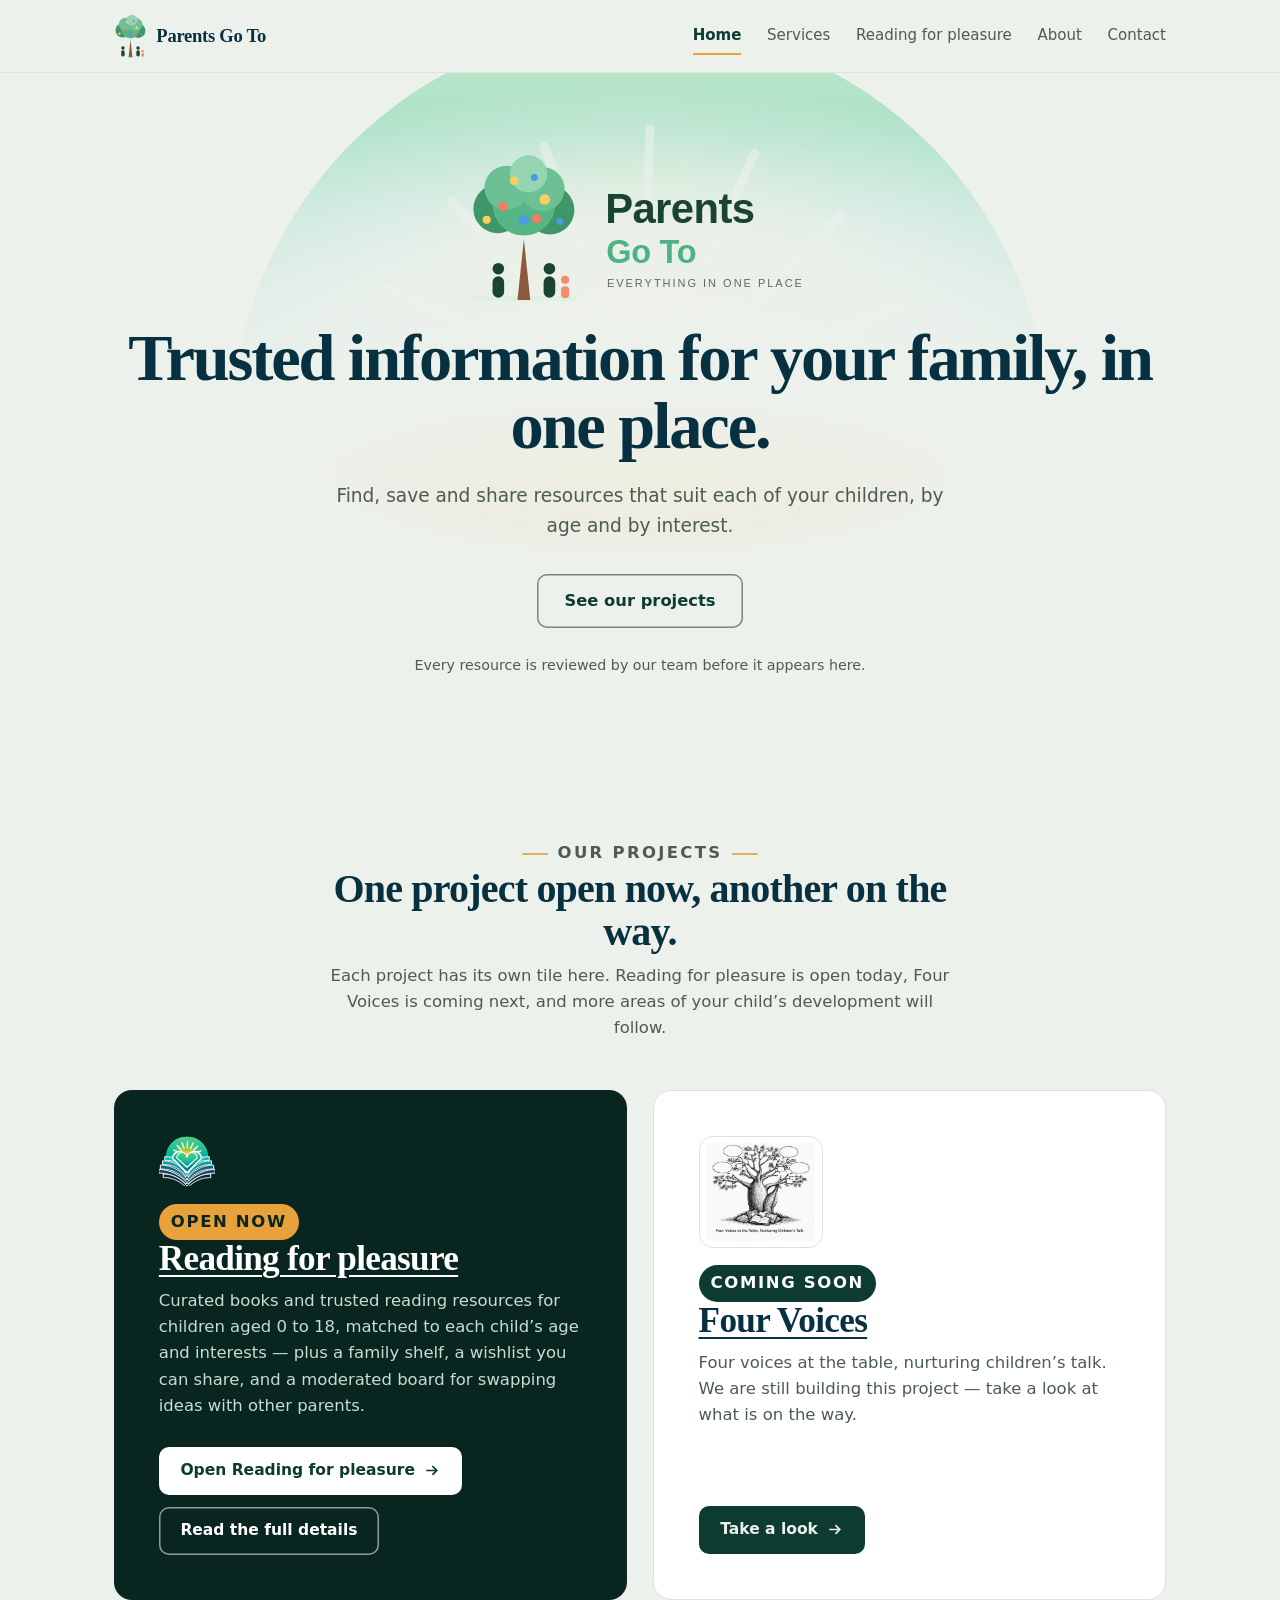
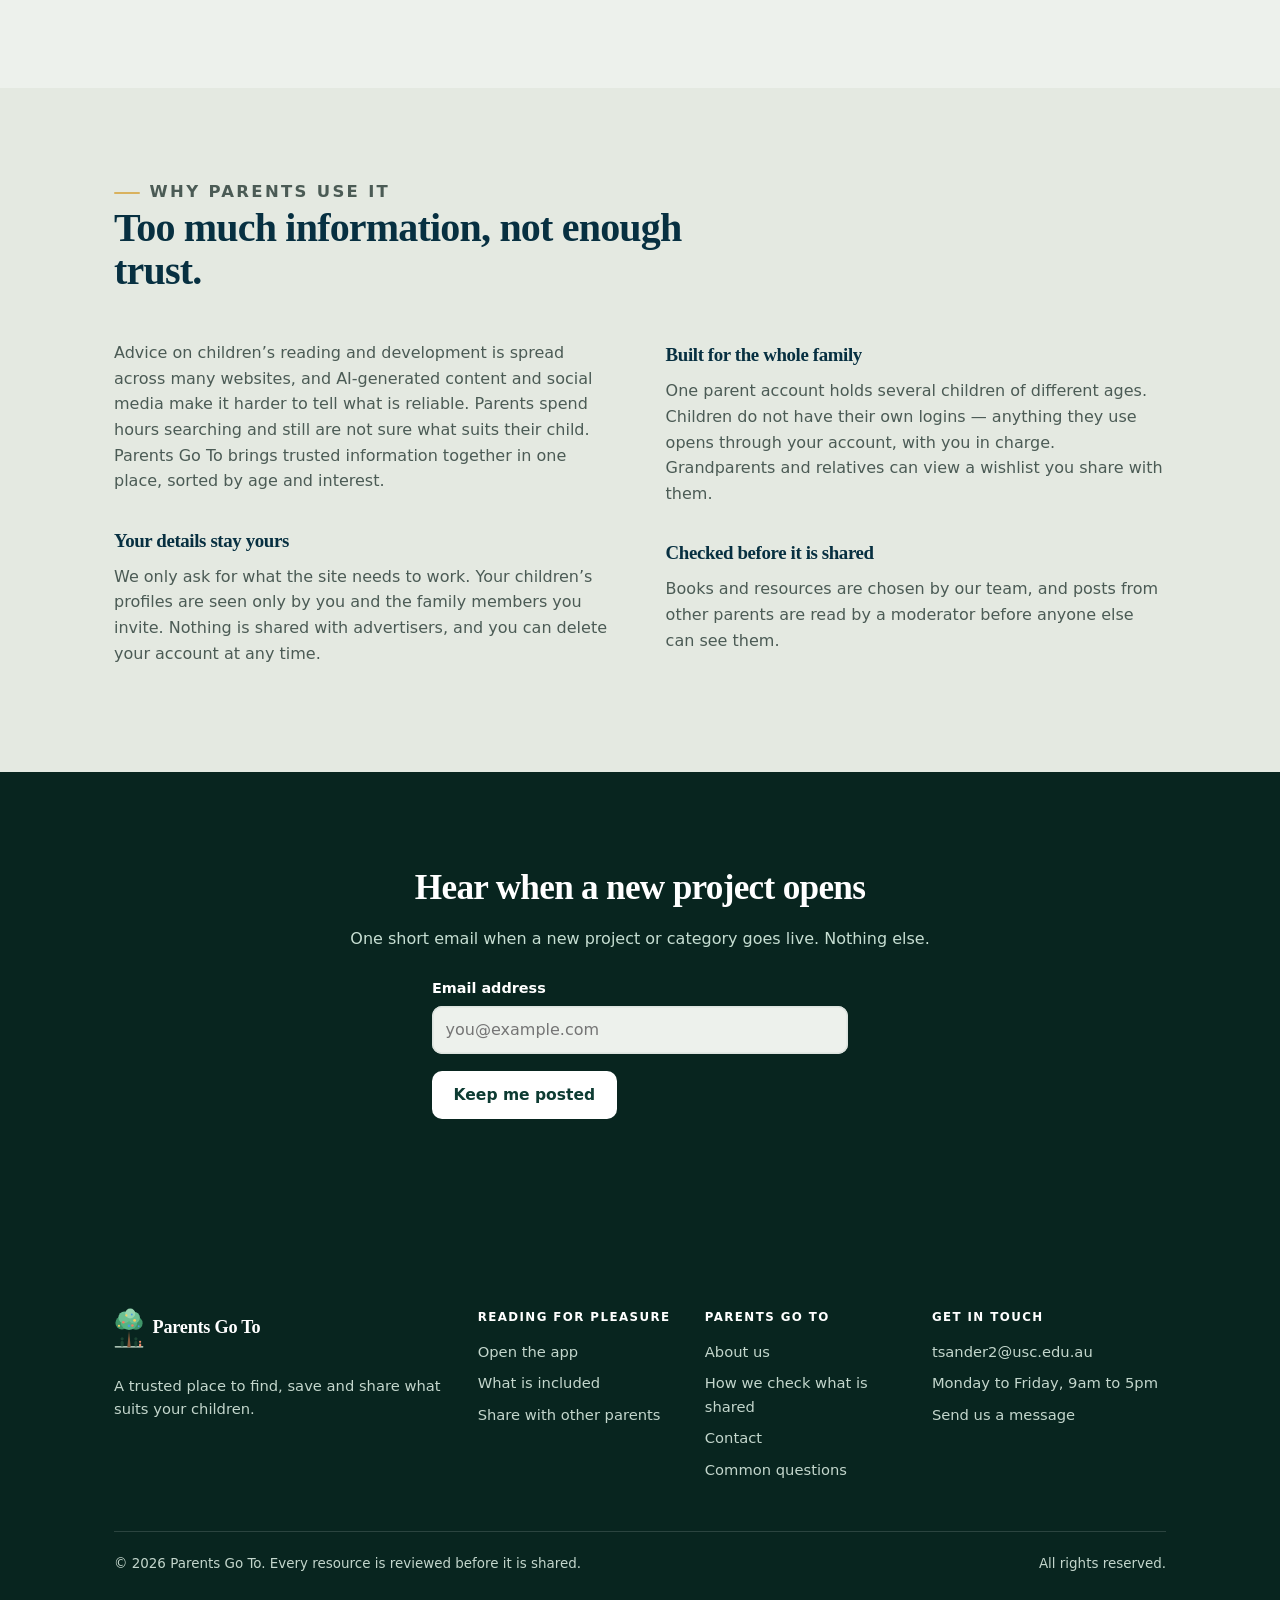
<file: index.html>
<!DOCTYPE html>
<html lang="en-AU">
<head>
<meta charset="utf-8">
<meta http-equiv="Content-Security-Policy" content="default-src 'self'; script-src 'self'; style-src 'self' 'unsafe-inline' https://fonts.googleapis.com; font-src 'self' https://fonts.gstatic.com; img-src 'self' data: blob: https:; connect-src 'self' https://parents-go-to-api.onrender.com http://localhost:5000 http://127.0.0.1:5000; worker-src 'self'; manifest-src 'self'; frame-src 'none'; object-src 'none'; base-uri 'self'; form-action 'self'">
<meta name="viewport" content="width=device-width, initial-scale=1, viewport-fit=cover">
<title>Parents Go To &mdash; trusted information for your family, in one place</title>
<meta name="description" content="A trusted hub where parents find, save and share books and resources for their children, matched to each child&rsquo;s age and interests.">
<link rel="icon" type="image/svg+xml" href="parents-go-to-mark.svg">
<meta name="theme-color" content="#EDF1EC" media="(prefers-color-scheme: light)">
<meta name="theme-color" content="#101B18" media="(prefers-color-scheme: dark)">
<meta name="color-scheme" content="light dark">
<link rel="preconnect" href="https://fonts.googleapis.com">
<link rel="preconnect" href="https://fonts.gstatic.com" crossorigin>
<link href="https://fonts.googleapis.com/css2?family=Fraunces:opsz,wght@9..144,500;9..144,600;9..144,700&family=Public+Sans:wght@400;500;600;700&display=swap" rel="stylesheet">
<link rel="stylesheet" href="site.css">
</head>
<body>

<a class="skip" href="#main">Skip to content</a>

<header class="topbar">
  <div class="wrap topbar__inner">
    <a class="brand" href="index.html">
      <img class="brand__mark" src="parents-go-to-mark.svg" alt="" width="33" height="44">
      <span class="brand__text">Parents Go To</span>
    </a>
    <button class="navtoggle" id="navtoggle" type="button" aria-expanded="false" aria-controls="nav">Menu</button>
    <nav class="nav" id="nav" aria-label="Main">
      <a href="index.html">Home</a>
      <a href="services.html">Services</a>
      <a href="reading-for-pleasure.html">Reading for pleasure</a>
      <a href="about.html">About</a>
      <a href="contact.html">Contact</a>
    </nav>
  </div>
</header>

<main id="main">
  <section class="hero">
    <svg class="hero__sky" viewBox="0 4 96 40" aria-hidden="true" focusable="false" preserveAspectRatio="xMidYMax meet">
      <defs>
        <linearGradient id="sky-dome" x1="48" y1="1" x2="48" y2="39" gradientUnits="userSpaceOnUse">
            <stop offset="0" stop-color="#5BCF7C"/><stop offset=".5" stop-color="#25C497"/><stop offset="1" stop-color="#01A79A"/>
          </linearGradient>
          <radialGradient id="sky-sun" cx="48" cy="39" r="27" gradientUnits="userSpaceOnUse">
            <stop offset="0" stop-color="#FFD200"/><stop offset=".33" stop-color="#F8CB01" stop-opacity=".97"/>
            <stop offset=".64" stop-color="#EDC70B" stop-opacity=".48"/><stop offset="1" stop-color="#DFC61E" stop-opacity="0"/>
          </radialGradient>
          <clipPath id="sky-clip"><path d="M11 39A37 37 0 0 1 85 39Z"/></clipPath>
        </defs>
        <g clip-path="url(#sky-clip)">
          <path d="M11 39A37 37 0 0 1 85 39Z" fill="url(#sky-dome)"/>
          <circle cx="48" cy="39" r="27" fill="url(#sky-sun)"/>
        </g>
        <g stroke="#fff" stroke-width=".8" stroke-linecap="round" opacity=".5">
          <path d="M34.5 30.4 25.1 25.8"/><path d="M38.0 25.9 30.9 18.0"/>
          <path d="M42.9 22.9 39.3 13.0"/><path d="M48.5 22.0 48.9 11.5"/>
          <path d="M54.1 23.3 58.4 13.7"/><path d="M58.8 26.6 66.3 19.3"/>
          <path d="M61.9 31.4 71.6 27.4"/>
        </g>
    </svg>
    <div class="hero__glow" aria-hidden="true"></div>
    <div class="hero__haze" aria-hidden="true"></div>
    <div class="wrap hero__inner">
      <img class="hero__logo" src="parents-go-to-logo.svg" alt="Parents Go To — everything in one place" width="360" height="150">

      <h1 class="hero__title">Trusted information for your family, in one place.</h1>

      <p class="hero__lede">
        Find, save and share resources that suit each of your children, by age
        and by interest.
      </p>

      <div class="actions centre">
        <a class="btn btn--ghost btn--lg" href="#services">See our projects</a>
      </div>

      <p class="hero__note">Every resource is reviewed by our team before it appears here.</p>
    </div>
  </section>

  <section class="section" id="services">
    <div class="wrap">
      <div class="sectionhead centre">
        <p class="eyebrow">Our projects</p>
        <h2>One project open now, another on the way.</h2>
        <p>Each project has its own tile here. Reading for pleasure is open today, Four Voices
           is coming next, and more areas of your child&rsquo;s development will follow.</p>
      </div>

      <div class="offers">
        <div class="feature offer" data-href="reading-for-pleasure.html">
          <img class="feature__mark" src="logo.svg" alt="" width="56" height="51" aria-hidden="true">
          <p class="feature__tag">Open now</p>
          <h3><a href="reading-for-pleasure.html">Reading for pleasure</a></h3>
          <p>
            Curated books and trusted reading resources for children aged 0 to 18, matched to
            each child&rsquo;s age and interests &mdash; plus a family shelf, a wishlist you can
            share, and a moderated board for swapping ideas with other parents.
          </p>
          <div class="actions">
            <a class="btn btn--light" href="reading-for-pleasure.html">Open Reading for pleasure <svg class="arrow" width="17" height="17" viewBox="0 0 18 18" fill="none" stroke="currentColor" stroke-width="1.8" aria-hidden="true"><path d="M3.4 9h11M10 4.4 14.6 9 10 13.6"/></svg></a>
            <a class="btn btn--onpine" href="services.html">Read the full details</a>
          </div>
        </div>

        <div class="feature offer offer--soon" data-href="four-voices.html">
          <span class="offer__logo">
            <img src="four-voices-logo.jpg" alt="" width="669" height="605" loading="lazy" decoding="async">
          </span>
          <p class="feature__tag feature__tag--soon">Coming soon</p>
          <h3><a href="four-voices.html">Four Voices</a></h3>
          <p>
            Four voices at the table, nurturing children&rsquo;s talk. We are still building
            this project &mdash; take a look at what is on the way.
          </p>
          <div class="actions">
            <a class="btn" href="four-voices.html">Take a look <svg class="arrow" width="17" height="17" viewBox="0 0 18 18" fill="none" stroke="currentColor" stroke-width="1.8" aria-hidden="true"><path d="M3.4 9h11M10 4.4 14.6 9 10 13.6"/></svg></a>
          </div>
        </div>
      </div>
    </div>
  </section>

  <section class="section section--warm">
    <div class="wrap">
      <div class="sectionhead">
        <p class="eyebrow">Why parents use it</p>
        <h2>Too much information, not enough trust.</h2>
      </div>
      <div class="split">
        <div class="prose">
          <p>
            Advice on children&rsquo;s reading and development is spread across many websites,
            and AI-generated content and social media make it harder to tell what is reliable.
            Parents spend hours searching and still are not sure what suits their child.
            Parents Go To brings trusted information together in one place, sorted by age and
            interest.
          </p>
          <h3>Your details stay yours</h3>
          <p>
            We only ask for what the site needs to work. Your children&rsquo;s profiles are seen
            only by you and the family members you invite. Nothing is shared with advertisers,
            and you can delete your account at any time.
          </p>
        </div>
        <div class="prose">
          <h3 style="margin-top:0;">Built for the whole family</h3>
          <p>
            One parent account holds several children of different ages. Children do not have
            their own logins &mdash; anything they use opens through your account, with you in
            charge. Grandparents and relatives can view a wishlist you share with them.
          </p>
          <h3>Checked before it is shared</h3>
          <p>
            Books and resources are chosen by our team, and posts from other parents are read
            by a moderator before anyone else can see them.
          </p>
        </div>
      </div>
    </div>
  </section>

  <section class="section section--pine">
    <div class="narrow" style="text-align:center;">
      <h2 style="font-size:clamp(1.5rem,4vw,2.2rem); margin:0 0 .6rem;">Hear when a new project opens</h2>
      <p style="margin:0 0 1.6rem;">One short email when a new project or category goes live. Nothing else.</p>

      <div style="max-width:26rem; margin-inline:auto; text-align:left;">
        <label for="signup-email">Email address</label>
        <input type="email" id="signup-email" autocomplete="email" placeholder="you@example.com">
        <button class="btn btn--light" id="signup-btn" type="button">Keep me posted</button>
        <p class="result" id="signup-result" role="status"></p>
      </div>
    </div>
  </section>
</main>

<footer class="sitefoot">
  <div class="wrap">
    <div class="footgrid">
      <div>
        <p class="footbrand">
          <img class="brand__mark" src="parents-go-to-mark.svg" alt="" width="30" height="40">
          <span>Parents Go To</span>
        </p>
        <p>A trusted place to find, save and share what suits your children.</p>
      </div>
      <div>
        <h4>Reading for pleasure</h4>
        <ul>
          <li><a href="reading-for-pleasure.html">Open the app</a></li>
          <li><a href="reading-for-pleasure.html#included">What is included</a></li>
          <li><a href="services.html#community">Share with other parents</a></li>
        </ul>
      </div>
      <div>
        <h4>Parents Go To</h4>
        <ul>
          <li><a href="about.html">About us</a></li>
          <li><a href="about.html#checks">How we check what is shared</a></li>
          <li><a href="contact.html">Contact</a></li>
          <li><a href="contact.html#questions">Common questions</a></li>
        </ul>
      </div>
      <div>
        <h4>Get in touch</h4>
        <ul>
          <li><a href="mailto:tsander2@usc.edu.au">tsander2@usc.edu.au</a></li>
          <li>Monday to Friday, 9am to 5pm</li>
          <li><a href="contact.html">Send us a message</a></li>
        </ul>
      </div>
    </div>

    <div class="footbase">
      <span>&copy; <span class="year">2026</span> Parents Go To. Every resource is reviewed before it is shared.</span>
      <span>All rights reserved.</span>
    </div>
  </div>
</footer>

<script src="site.js"></script>
<script src="back.js"></script>
<script src="store.js"></script>
<script src="config.js"></script>
<script src="api.js"></script>
<script src="sync.js"></script>
<script src="backend.js"></script>
<script src="signup.js"></script>
<script src="tiles.js"></script>
</body>
</html>
</file>
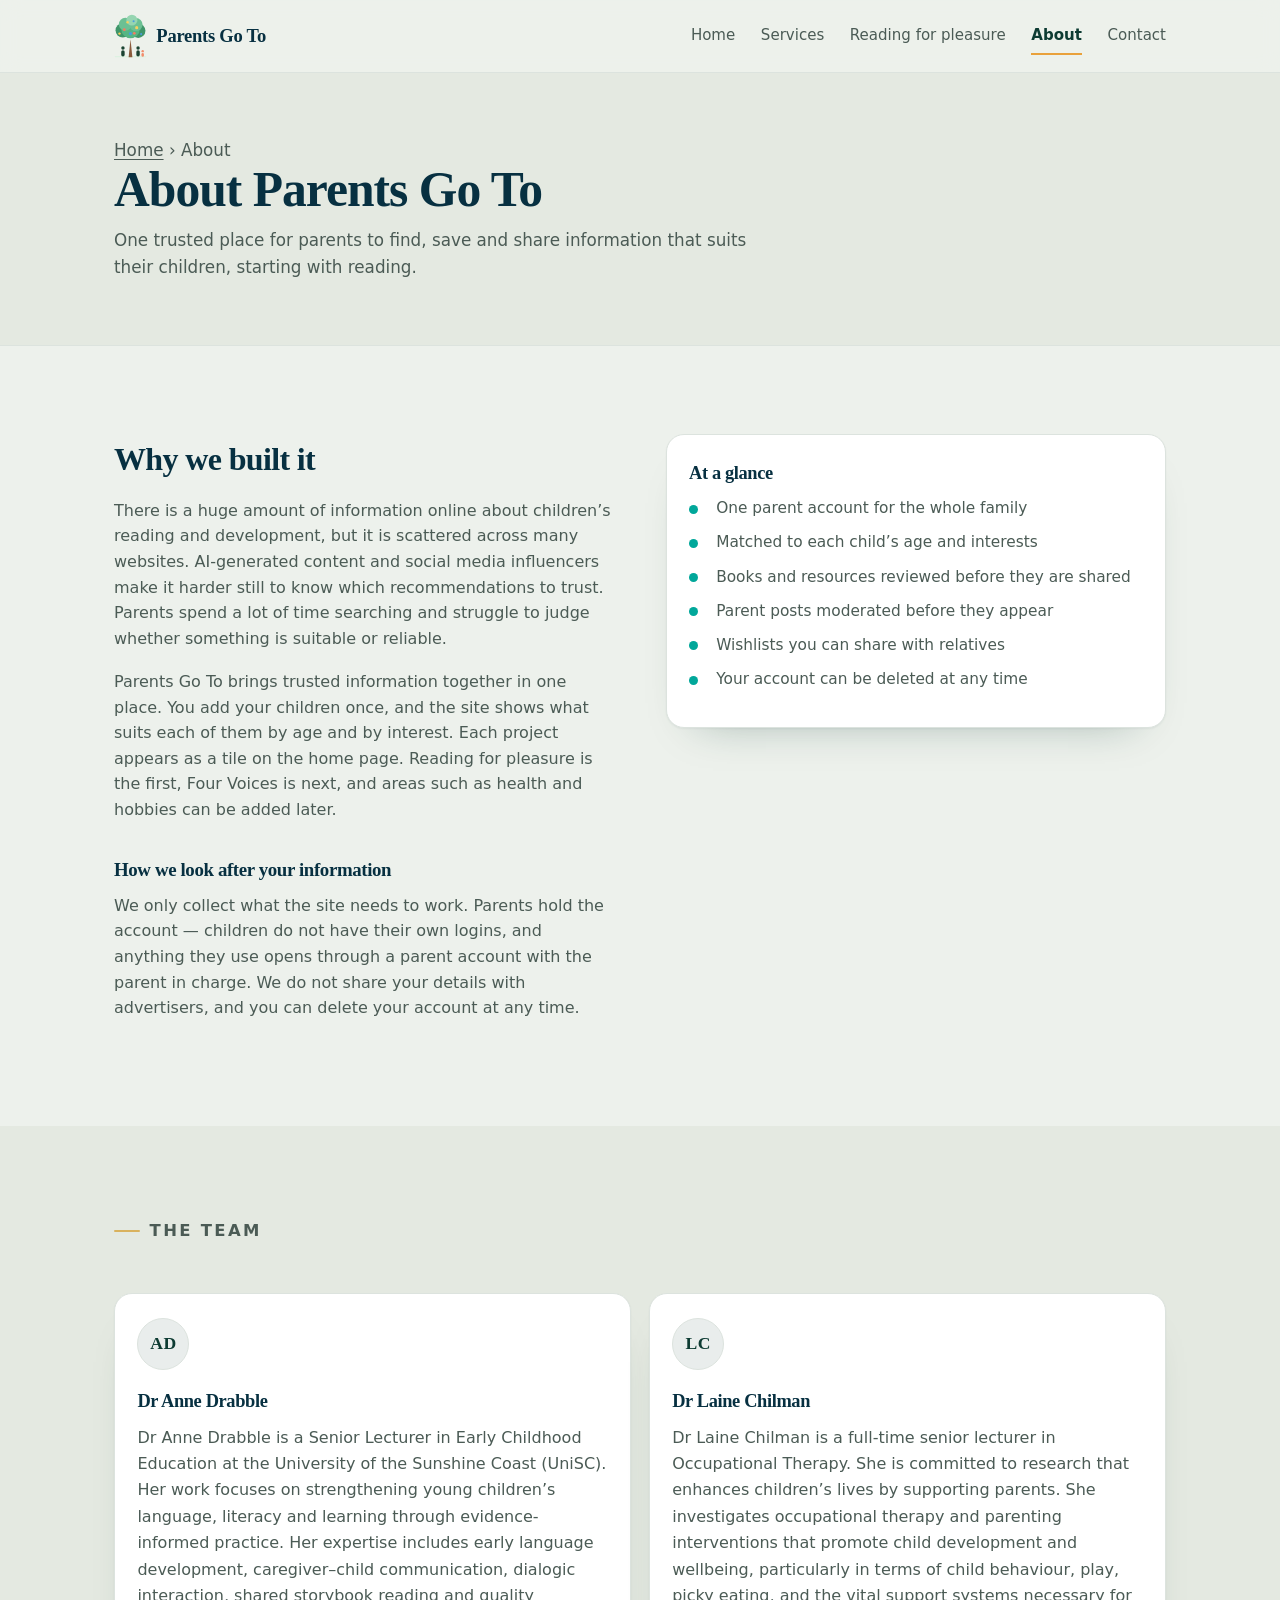
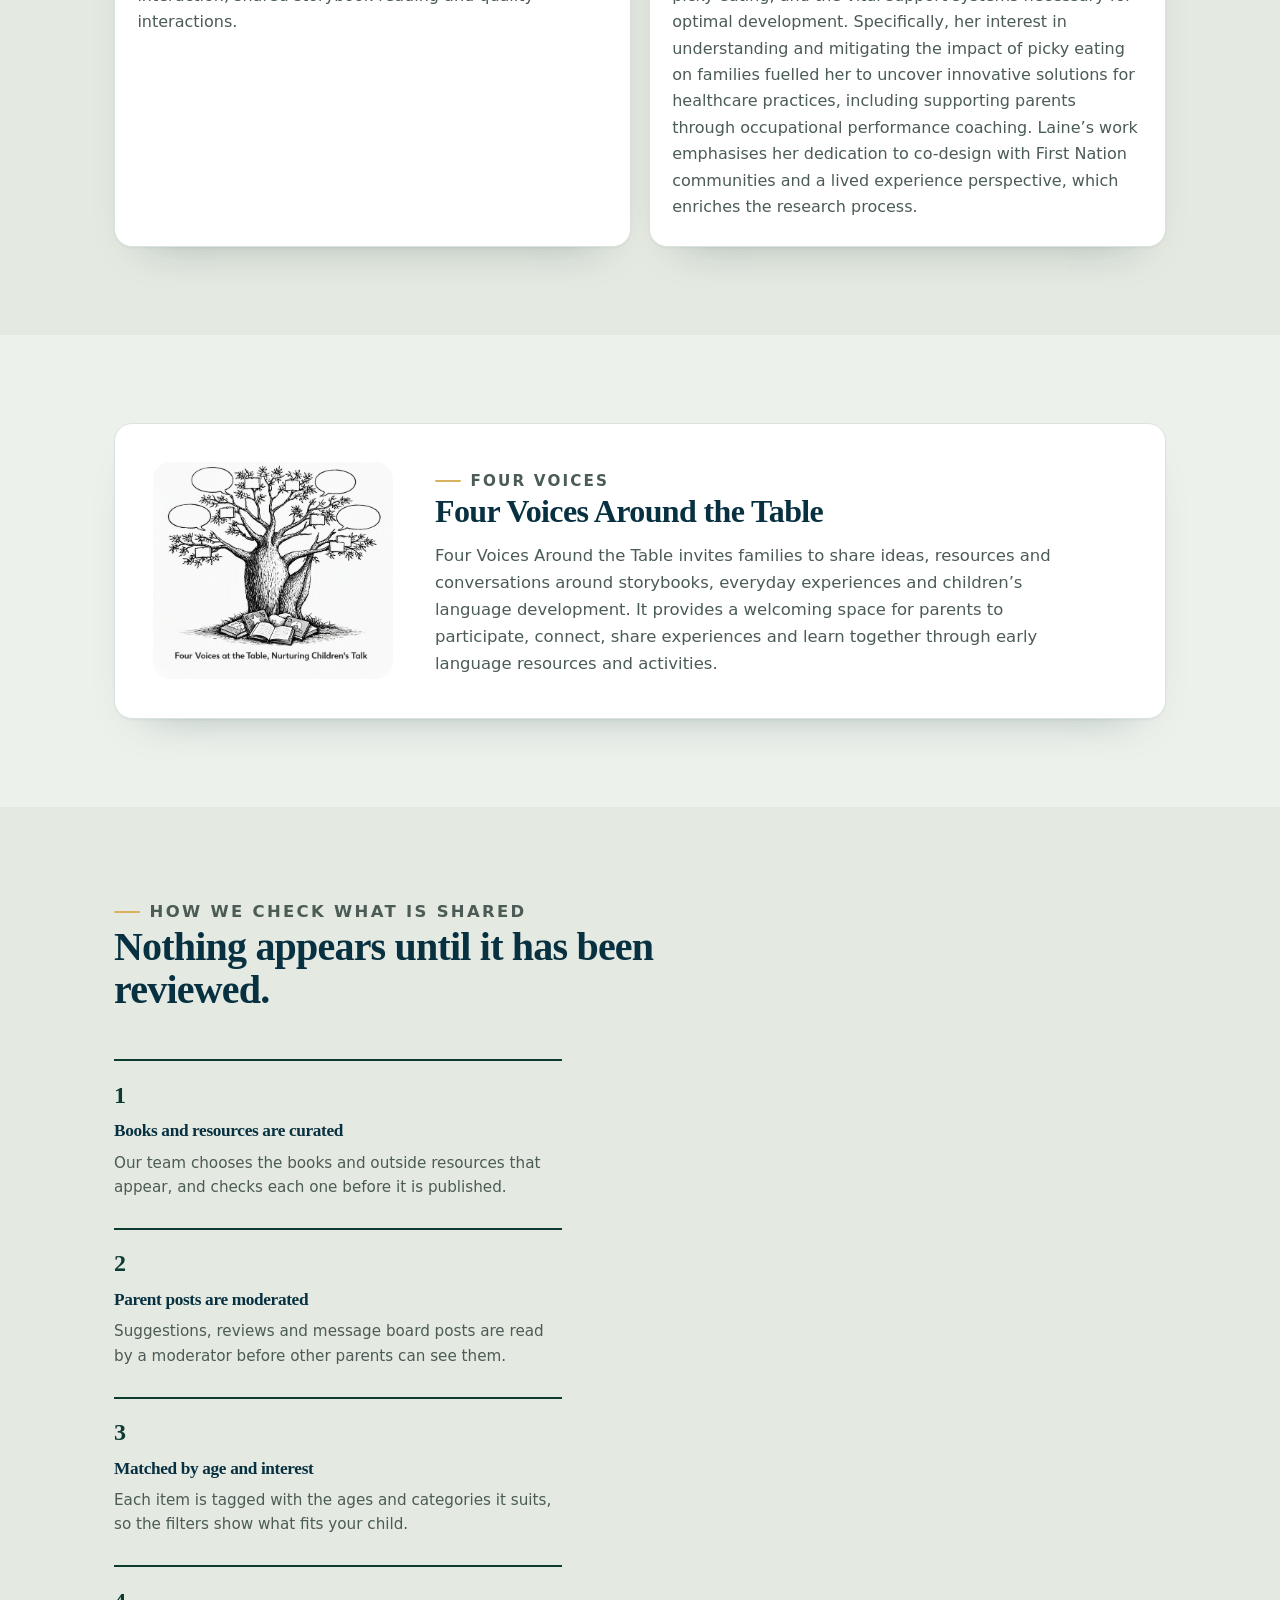
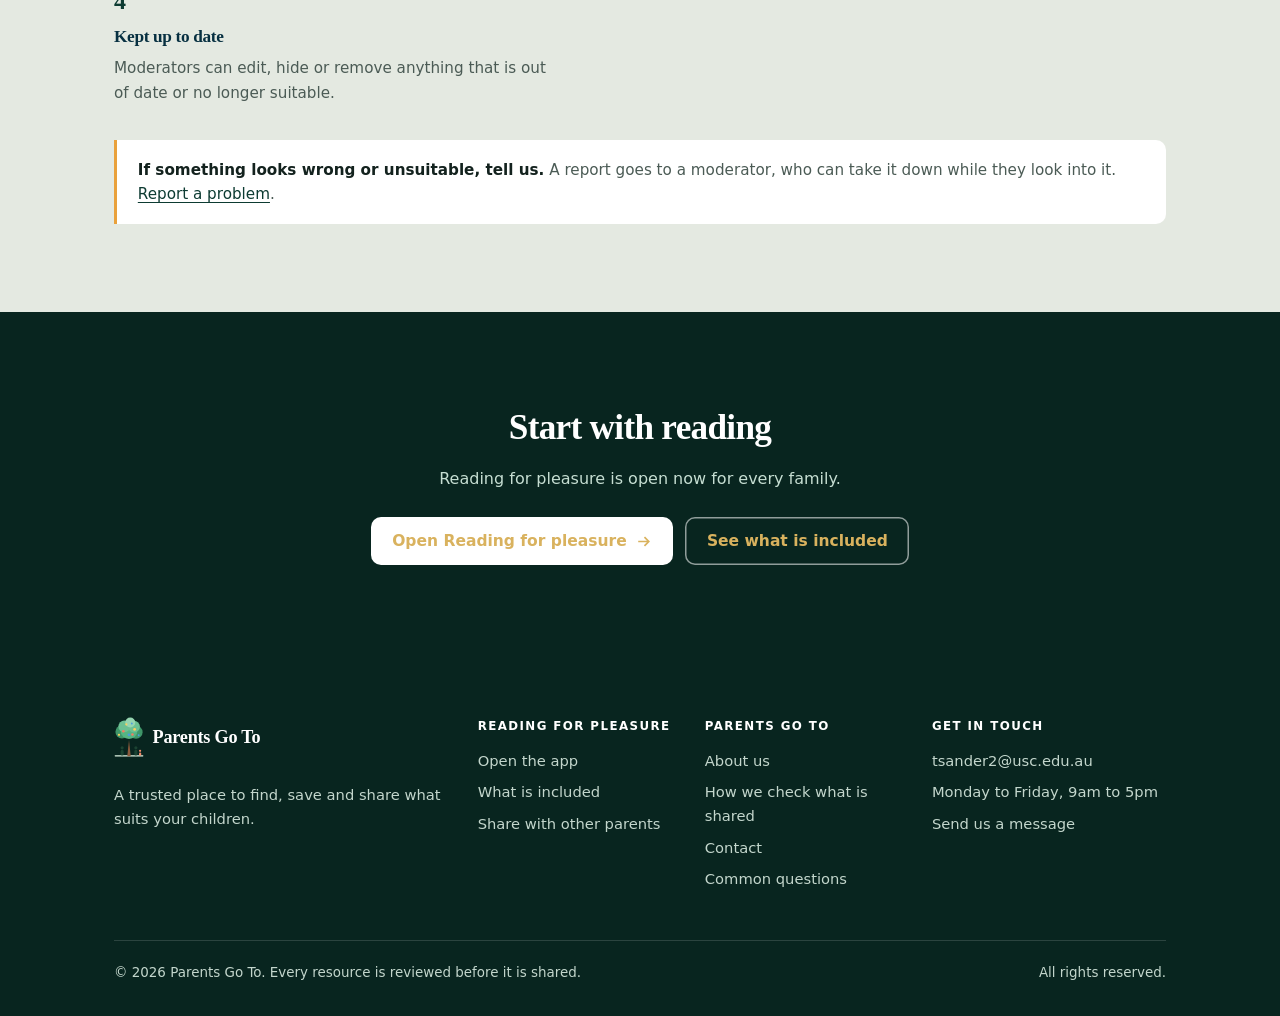
<file: about.html>
<!DOCTYPE html>
<html lang="en-AU">
<head>
<meta charset="utf-8">
<meta http-equiv="Content-Security-Policy" content="default-src 'self'; script-src 'self'; style-src 'self' 'unsafe-inline' https://fonts.googleapis.com; font-src 'self' https://fonts.gstatic.com; img-src 'self' data: blob: https:; connect-src 'self' https://parents-go-to-api.onrender.com http://localhost:5000 http://127.0.0.1:5000; worker-src 'self'; manifest-src 'self'; frame-src 'none'; object-src 'none'; base-uri 'self'; form-action 'self'">
<meta name="viewport" content="width=device-width, initial-scale=1, viewport-fit=cover">
<title>About &mdash; Parents Go To</title>
<meta name="description" content="Why Parents Go To exists, how we look after your family&rsquo;s information, and how every resource and post is checked before it is shared.">
<link rel="icon" type="image/svg+xml" href="parents-go-to-mark.svg">
<meta name="theme-color" content="#EDF1EC" media="(prefers-color-scheme: light)">
<meta name="theme-color" content="#101B18" media="(prefers-color-scheme: dark)">
<meta name="color-scheme" content="light dark">
<link rel="preconnect" href="https://fonts.googleapis.com">
<link rel="preconnect" href="https://fonts.gstatic.com" crossorigin>
<link href="https://fonts.googleapis.com/css2?family=Fraunces:opsz,wght@9..144,500;9..144,600;9..144,700&family=Public+Sans:wght@400;500;600;700&display=swap" rel="stylesheet">
<link rel="stylesheet" href="tokens.css">
<link rel="stylesheet" href="site.css">
<link rel="stylesheet" href="reveal.css">
</head>
<body>

<a class="skip" href="#main">Skip to content</a>

<header class="topbar">
  <div class="wrap topbar__inner">
    <a class="brand" href="index.html">
      <img class="brand__mark" src="parents-go-to-mark.svg" alt="" width="33" height="44">
      <span class="brand__text">Parents Go To</span>
    </a>
    <button class="navtoggle" id="navtoggle" type="button" aria-expanded="false" aria-controls="nav">Menu</button>
    <nav class="nav" id="nav" aria-label="Main">
      <a href="index.html">Home</a>
      <a href="services.html">Services</a>
      <a href="reading-for-pleasure.html">Reading for pleasure</a>
      <a href="about.html">About</a>
      <a href="contact.html">Contact</a>
    </nav>
  </div>
</header>

<main id="main">
  <section class="pagehead">
    <div class="wrap">
      <p class="crumb"><a href="index.html">Home</a> &rsaquo; About</p>
      <h1>About Parents Go To</h1>
      <p>One trusted place for parents to find, save and share information that suits their
         children, starting with reading.</p>
    </div>
  </section>

  <section class="section">
    <div class="wrap">
      <div class="split">
        <div class="prose">
          <h2 style="margin-top:0;">Why we built it</h2>
          <p>
            There is a huge amount of information online about children&rsquo;s reading and
            development, but it is scattered across many websites. AI-generated content and
            social media influencers make it harder still to know which recommendations to
            trust. Parents spend a lot of time searching and struggle to judge whether
            something is suitable or reliable.
          </p>
          <p>
            Parents Go To brings trusted information together in one place. You add your
            children once, and the site shows what suits each of them by age and by interest.
            Each project appears as a tile on the home page. Reading for pleasure is the first,
            Four Voices is next, and areas such as health and hobbies can be added later.
          </p>

          <h3>How we look after your information</h3>
          <p>
            We only collect what the site needs to work. Parents hold the account &mdash;
            children do not have their own logins, and anything they use opens through a parent
            account with the parent in charge. We do not share your details with advertisers,
            and you can delete your account at any time.
          </p>
        </div>

        <div>
          <div class="card">
            <h3>At a glance</h3>
            <ul class="checklist">
              <li>One parent account for the whole family</li>
              <li>Matched to each child&rsquo;s age and interests</li>
              <li>Books and resources reviewed before they are shared</li>
              <li>Parent posts moderated before they appear</li>
              <li>Wishlists you can share with relatives</li>
              <li>Your account can be deleted at any time</li>
            </ul>
          </div>

        </div>
      </div>
    </div>
  </section>

  <section class="section section--warm" id="team">
    <div class="wrap">
      <div class="sectionhead">
        <p class="eyebrow">The team</p>
      </div>

      <ul class="cards">
        <li class="card bio">
          <span class="bio__initials" aria-hidden="true">AD</span>
          <h3>Dr Anne Drabble</h3>
          <p>
            Dr Anne Drabble is a Senior Lecturer in Early Childhood Education at the University
            of the Sunshine Coast (UniSC). Her work focuses on strengthening young children&rsquo;s
            language, literacy and learning through evidence-informed practice. Her expertise
            includes early language development, caregiver&ndash;child communication, dialogic
            interaction, shared storybook reading and quality interactions.
          </p>
        </li>
        <li class="card bio">
          <span class="bio__initials" aria-hidden="true">LC</span>
          <h3>Dr Laine Chilman</h3>
          <p>
            Dr Laine Chilman is a full-time senior lecturer in Occupational Therapy. She is
            committed to research that enhances children&rsquo;s lives by supporting parents. She
            investigates occupational therapy and parenting interventions that promote child
            development and wellbeing, particularly in terms of child behaviour, play, picky
            eating, and the vital support systems necessary for optimal development.
            Specifically, her interest in understanding and mitigating the impact of picky
            eating on families fuelled her to uncover innovative solutions for healthcare
            practices, including supporting parents through occupational performance coaching.
            Laine&rsquo;s work emphasises her dedication to co-design with First Nation communities
            and a lived experience perspective, which enriches the research process.
          </p>
        </li>
      </ul>
    </div>
  </section>

  <section class="section" id="four-voices">
    <div class="wrap">
      <div class="card voices">
        <img class="voices__logo" src="four-voices-logo.jpg" width="669" height="605"
             alt="Four Voices at the Table, Nurturing Children&rsquo;s Talk: a tree hung with speech bubbles and notes, with open books at its roots">
        <div>
          <p class="eyebrow">Four Voices</p>
          <h2>Four Voices Around the Table</h2>
          <p>
            Four Voices Around the Table invites families to share ideas, resources and
            conversations around storybooks, everyday experiences and children&rsquo;s language
            development. It provides a welcoming space for parents to participate, connect,
            share experiences and learn together through early language resources and
            activities.
          </p>
        </div>
      </div>
    </div>
  </section>

  <section class="section section--warm" id="checks">
    <div class="wrap">
      <div class="sectionhead">
        <p class="eyebrow">How we check what is shared</p>
        <h2>Nothing appears until it has been reviewed.</h2>
      </div>

      <ol class="steps">
        <li>
          <h3>Books and resources are curated</h3>
          <p>Our team chooses the books and outside resources that appear, and checks each
             one before it is published.</p>
        </li>
        <li>
          <h3>Parent posts are moderated</h3>
          <p>Suggestions, reviews and message board posts are read by a moderator before
             other parents can see them.</p>
        </li>
        <li>
          <h3>Matched by age and interest</h3>
          <p>Each item is tagged with the ages and categories it suits, so the filters show
             what fits your child.</p>
        </li>
        <li>
          <h3>Kept up to date</h3>
          <p>Moderators can edit, hide or remove anything that is out of date or no longer
             suitable.</p>
        </li>
      </ol>

      <div class="note" style="margin-top:2.2rem;">
        <b>If something looks wrong or unsuitable, tell us.</b> A report goes to a moderator,
        who can take it down while they look into it.
        <a href="contact.html">Report a problem</a>.
      </div>
    </div>
  </section>

  <section class="section section--pine">
    <div class="narrow" style="text-align:center;">
      <h2 style="font-size:clamp(1.5rem,4vw,2.2rem); margin:0 0 .6rem;">Start with reading</h2>
      <p style="margin:0 0 1.6rem;">Reading for pleasure is open now for every family.</p>
      <div class="actions centre">
        <a class="btn btn--light" href="reading-for-pleasure.html">Open Reading for pleasure <svg class="arrow" width="17" height="17" viewBox="0 0 18 18" fill="none" stroke="currentColor" stroke-width="1.8" aria-hidden="true"><path d="M3.4 9h11M10 4.4 14.6 9 10 13.6"/></svg></a>
        <a class="btn btn--onpine" href="services.html">See what is included</a>
      </div>
    </div>
  </section>
</main>

<footer class="sitefoot">
  <div class="wrap">
    <div class="footgrid">
      <div>
        <p class="footbrand">
          <img class="brand__mark" src="parents-go-to-mark.svg" alt="" width="30" height="40">
          <span>Parents Go To</span>
        </p>
        <p>A trusted place to find, save and share what suits your children.</p>
      </div>
      <div>
        <h4>Reading for pleasure</h4>
        <ul>
          <li><a href="reading-for-pleasure.html">Open the app</a></li>
          <li><a href="reading-for-pleasure.html#included">What is included</a></li>
          <li><a href="services.html#community">Share with other parents</a></li>
        </ul>
      </div>
      <div>
        <h4>Parents Go To</h4>
        <ul>
          <li><a href="about.html">About us</a></li>
          <li><a href="about.html#checks">How we check what is shared</a></li>
          <li><a href="contact.html">Contact</a></li>
          <li><a href="contact.html#questions">Common questions</a></li>
        </ul>
      </div>
      <div>
        <h4>Get in touch</h4>
        <ul>
          <li><a href="mailto:tsander2@usc.edu.au">tsander2@usc.edu.au</a></li>
          <li>Monday to Friday, 9am to 5pm</li>
          <li><a href="contact.html">Send us a message</a></li>
        </ul>
      </div>
    </div>

    <div class="footbase">
      <span>&copy; <span class="year">2026</span> Parents Go To. Every resource is reviewed before it is shared.</span>
      <span>All rights reserved.</span>
    </div>
  </div>
</footer>

<script src="site.js"></script>
<script src="back.js"></script>
<script src="reveal.js"></script>

</body>
</html>
</file>
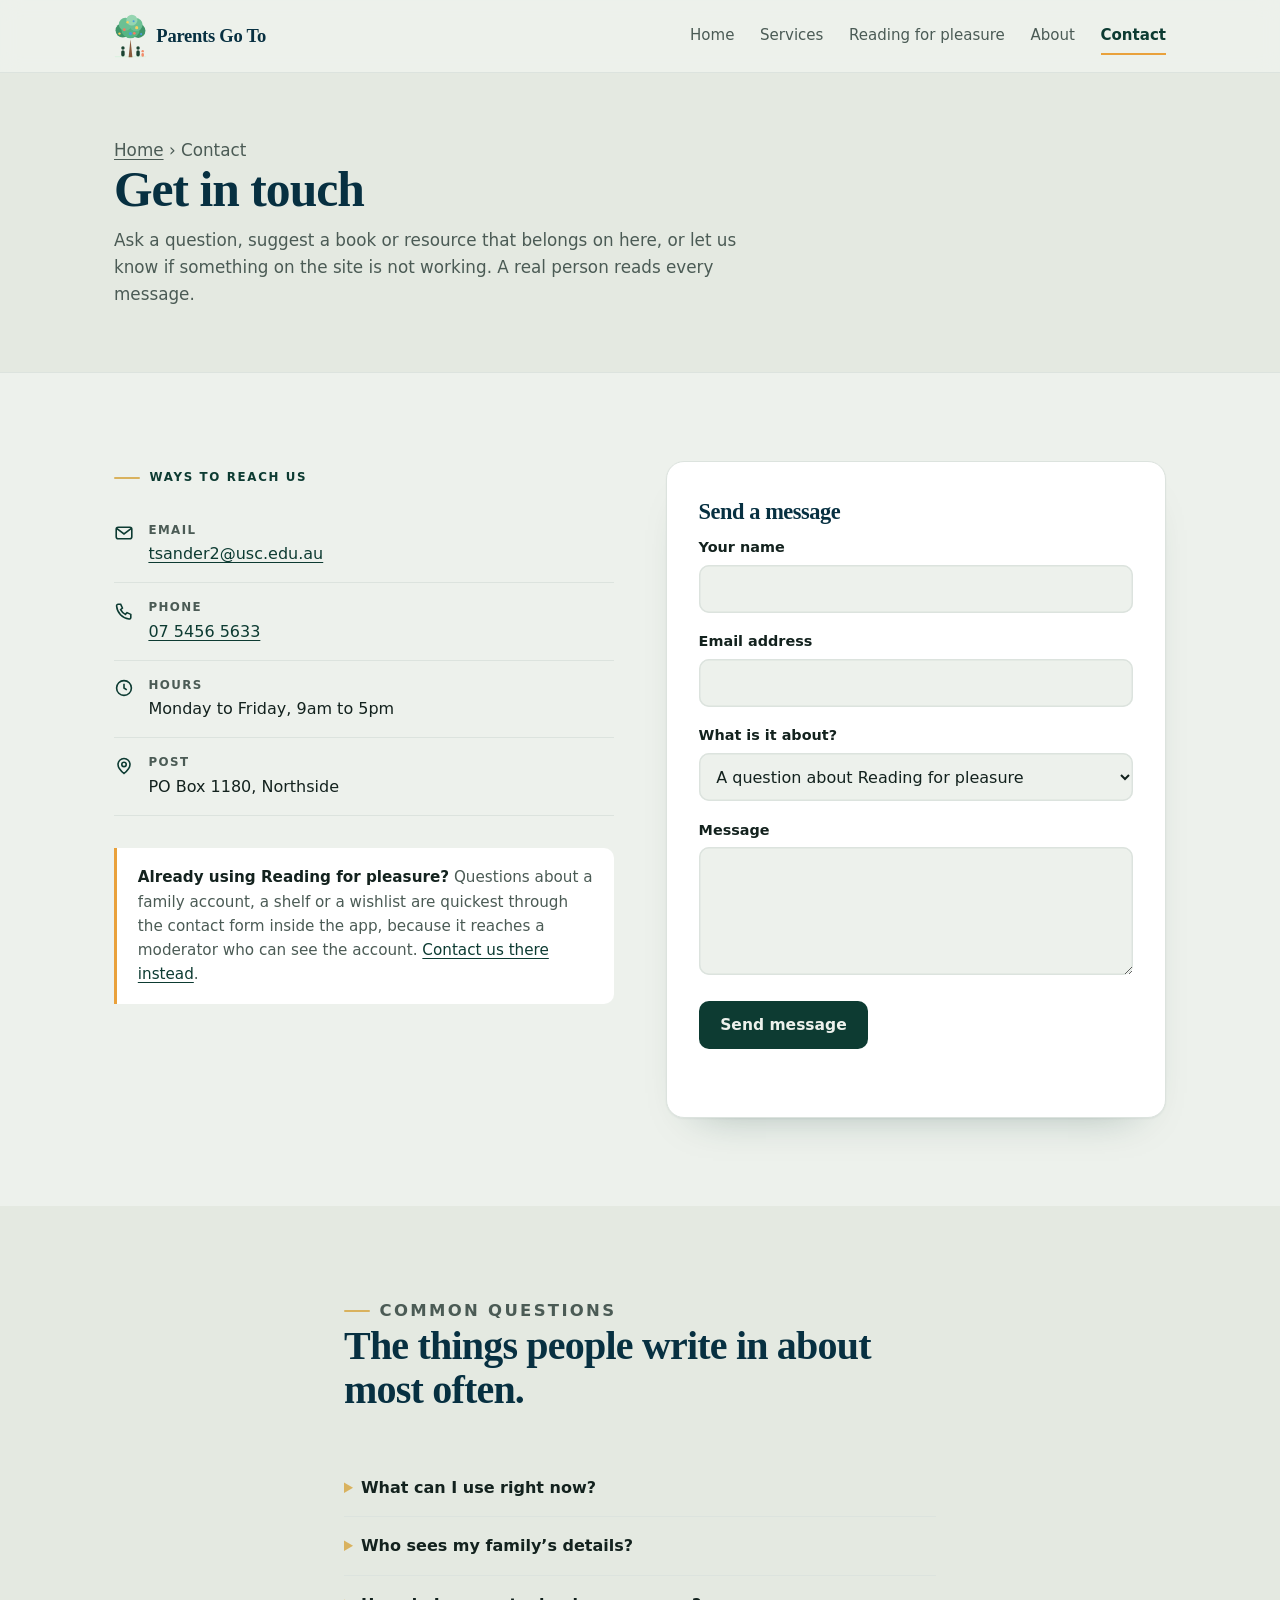
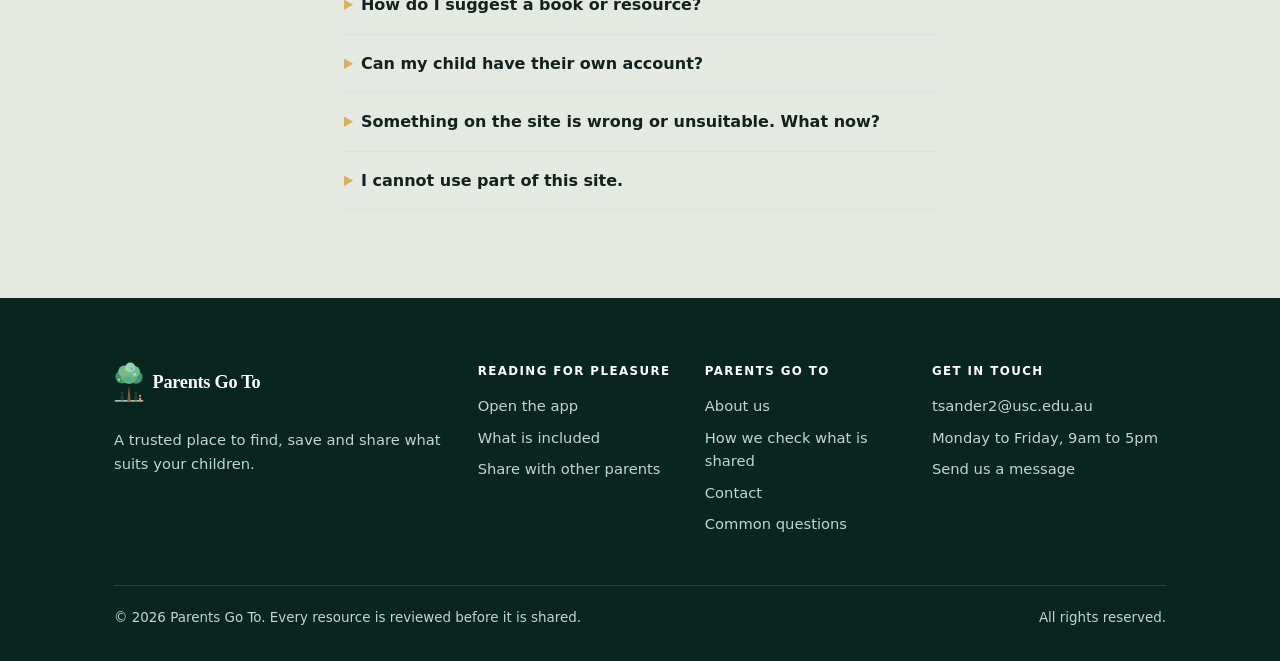
<file: contact.html>
<!DOCTYPE html>
<html lang="en-AU">
<head>
<meta charset="utf-8">
<meta http-equiv="Content-Security-Policy" content="default-src 'self'; script-src 'self'; style-src 'self' 'unsafe-inline' https://fonts.googleapis.com; font-src 'self' https://fonts.gstatic.com; img-src 'self' data: blob: https:; connect-src 'self' https://parents-go-to-api.onrender.com http://localhost:5000 http://127.0.0.1:5000; worker-src 'self'; manifest-src 'self'; frame-src 'none'; object-src 'none'; base-uri 'self'; form-action 'self'">
<meta name="viewport" content="width=device-width, initial-scale=1, viewport-fit=cover">
<title>Contact &mdash; Parents Go To</title>
<meta name="description" content="Contact Parents Go To: ask a question, suggest a book or resource, or report a problem with something on the site.">
<link rel="icon" type="image/svg+xml" href="parents-go-to-mark.svg">
<meta name="theme-color" content="#EDF1EC" media="(prefers-color-scheme: light)">
<meta name="theme-color" content="#101B18" media="(prefers-color-scheme: dark)">
<meta name="color-scheme" content="light dark">
<link rel="preconnect" href="https://fonts.googleapis.com">
<link rel="preconnect" href="https://fonts.gstatic.com" crossorigin>
<link href="https://fonts.googleapis.com/css2?family=Fraunces:opsz,wght@9..144,500;9..144,600;9..144,700&family=Public+Sans:wght@400;500;600;700&display=swap" rel="stylesheet">
<link rel="stylesheet" href="tokens.css">
<link rel="stylesheet" href="site.css">
<link rel="stylesheet" href="reveal.css">
</head>
<body>

<a class="skip" href="#main">Skip to content</a>

<header class="topbar">
  <div class="wrap topbar__inner">
    <a class="brand" href="index.html">
      <img class="brand__mark" src="parents-go-to-mark.svg" alt="" width="33" height="44">
      <span class="brand__text">Parents Go To</span>
    </a>
    <button class="navtoggle" id="navtoggle" type="button" aria-expanded="false" aria-controls="nav">Menu</button>
    <nav class="nav" id="nav" aria-label="Main">
      <a href="index.html">Home</a>
      <a href="services.html">Services</a>
      <a href="reading-for-pleasure.html">Reading for pleasure</a>
      <a href="about.html">About</a>
      <a href="contact.html">Contact</a>
    </nav>
  </div>
</header>

<main id="main">
  <section class="pagehead">
    <div class="wrap">
      <p class="crumb"><a href="index.html">Home</a> &rsaquo; Contact</p>
      <h1>Get in touch</h1>
      <p>Ask a question, suggest a book or resource that belongs on here, or let us know if
         something on the site is not working. A real person reads every message.</p>
    </div>
  </section>

  <section class="section">
    <div class="wrap">
      <div class="split">

        <div>
          <p class="eyebrow">Ways to reach us</p>

          <ul class="details">
            <li>
              <span class="ico" aria-hidden="true">
                <svg width="20" height="20" viewBox="0 0 20 20" fill="none" stroke="currentColor" stroke-width="1.6"><rect x="2.2" y="4.2" width="15.6" height="11.6" rx="2"/><path d="M2.6 5.4 10 11l7.4-5.6"/></svg>
              </span>
              <span>
                <b>Email</b>
                <a href="mailto:tsander2@usc.edu.au">tsander2@usc.edu.au</a>
              </span>
            </li>
            <li>
              <span class="ico" aria-hidden="true">
                <svg width="20" height="20" viewBox="0 0 20 20" fill="none" stroke="currentColor" stroke-width="1.6"><path d="M6.6 3.2 8.4 7 6.6 8.7a11 11 0 0 0 4.7 4.7L13 11.6l3.8 1.8v3a1.6 1.6 0 0 1-1.8 1.6A14.2 14.2 0 0 1 2.6 5a1.6 1.6 0 0 1 1.6-1.8Z"/></svg>
              </span>
              <span>
                <b>Phone</b>
                <a href="tel:0754565633">07 5456 5633</a>
              </span>
            </li>
            <li>
              <span class="ico" aria-hidden="true">
                <svg width="20" height="20" viewBox="0 0 20 20" fill="none" stroke="currentColor" stroke-width="1.6"><circle cx="10" cy="10" r="7.4"/><path d="M10 5.8V10l2.8 1.8"/></svg>
              </span>
              <span>
                <b>Hours</b>
                Monday to Friday, 9am to 5pm
              </span>
            </li>
            <li>
              <span class="ico" aria-hidden="true">
                <svg width="20" height="20" viewBox="0 0 20 20" fill="none" stroke="currentColor" stroke-width="1.6"><path d="M10 17.5s6-4.9 6-9a6 6 0 1 0-12 0c0 4.1 6 9 6 9Z"/><circle cx="10" cy="8.4" r="2.2"/></svg>
              </span>
              <span>
                <b>Post</b>
                PO Box 1180, Northside
              </span>
            </li>
          </ul>

          <div class="note">
            <b>Already using Reading for pleasure?</b> Questions about a family account, a
            shelf or a wishlist are quickest through the contact form inside the app, because
            it reaches a moderator who can see the account.
            <a href="reading-for-pleasure.html#contact">Contact us there instead</a>.
          </div>
        </div>

        <div>
          <div class="formcard">
            <h2>Send a message</h2>

            <label for="cf-name">Your name</label>
            <input type="text" id="cf-name" autocomplete="name">

            <label for="cf-email">Email address</label>
            <input type="email" id="cf-email" autocomplete="email">

            <label for="cf-topic">What is it about?</label>
            <select id="cf-topic">
              <option>A question about Reading for pleasure</option>
              <option>Suggesting a book or resource</option>
              <option>A question about my account</option>
              <option>Reporting a problem with a resource or post</option>
              <option>Accessibility barrier</option>
              <option>Something else</option>
            </select>

            <label for="cf-message">Message</label>
            <textarea id="cf-message"></textarea>

            <button class="btn" id="cf-send" type="button">Send message</button>
            <p class="result" id="cf-result" role="status"></p>
          </div>
        </div>

      </div>
    </div>
  </section>

  <section class="section section--warm" id="questions">
    <div class="narrow">
      <div class="sectionhead">
        <p class="eyebrow">Common questions</p>
        <h2>The things people write in about most often.</h2>
      </div>

      <details>
        <summary>What can I use right now?</summary>
        <p>Reading for pleasure is open today: the family shelf, the resources, the reading
           log and the wishlists are all live. The <a href="services.html">services page</a>
           sets out everything a family account includes.</p>
      </details>

      <details>
        <summary>Who sees my family&rsquo;s details?</summary>
        <p>Only you, and the family members you invite to your shelf. Children&rsquo;s profiles
           are never public, nothing is shared with advertisers, and you can delete your account
           at any time.</p>
      </details>

      <details>
        <summary>How do I suggest a book or resource?</summary>
        <p>Signed-in parents can use the suggestion board inside Reading for pleasure.
           Otherwise, use the form above and pick &ldquo;Suggesting a book or resource&rdquo;.
           A moderator checks every suggestion before it is shared &mdash; see
           <a href="about.html#checks">how we check what is shared</a>.</p>
      </details>

      <details>
        <summary>Can my child have their own account?</summary>
        <p>No. Parents Go To is a website for parents. Children can use parts of a project,
           such as bedtime mode, only through a parent&rsquo;s account and with the parent in
           charge.</p>
      </details>

      <details>
        <summary>Something on the site is wrong or unsuitable. What now?</summary>
        <p>Tell us through the form above. The report goes to a moderator, who can take the
           resource or post down while they look into it.</p>
      </details>

      <details>
        <summary>I cannot use part of this site.</summary>
        <p>Please tell us, and say which page and what happened. Accessibility reports go to
           the top of the queue. If you are already signed in to Reading for pleasure, the
           accessibility statement in that app has a direct route as well.</p>
      </details>
    </div>
  </section>
</main>

<footer class="sitefoot">
  <div class="wrap">
    <div class="footgrid">
      <div>
        <p class="footbrand">
          <img class="brand__mark" src="parents-go-to-mark.svg" alt="" width="30" height="40">
          <span>Parents Go To</span>
        </p>
        <p>A trusted place to find, save and share what suits your children.</p>
      </div>
      <div>
        <h4>Reading for pleasure</h4>
        <ul>
          <li><a href="reading-for-pleasure.html">Open the app</a></li>
          <li><a href="reading-for-pleasure.html#included">What is included</a></li>
          <li><a href="services.html#community">Share with other parents</a></li>
        </ul>
      </div>
      <div>
        <h4>Parents Go To</h4>
        <ul>
          <li><a href="about.html">About us</a></li>
          <li><a href="about.html#checks">How we check what is shared</a></li>
          <li><a href="contact.html">Contact</a></li>
          <li><a href="contact.html#questions">Common questions</a></li>
        </ul>
      </div>
      <div>
        <h4>Get in touch</h4>
        <ul>
          <li><a href="mailto:tsander2@usc.edu.au">tsander2@usc.edu.au</a></li>
          <li>Monday to Friday, 9am to 5pm</li>
          <li><a href="contact.html">Send us a message</a></li>
        </ul>
      </div>
    </div>

    <div class="footbase">
      <span>&copy; <span class="year">2026</span> Parents Go To. Every resource is reviewed before it is shared.</span>
      <span>All rights reserved.</span>
    </div>
  </div>
</footer>

<script src="site.js"></script>
<script src="back.js"></script>
<script src="reveal.js"></script>
<script src="store.js"></script>
<script src="config.js"></script>
<script src="api.js"></script>
<script src="sync.js"></script>
<script src="backend.js"></script>
<script src="contact-form.js"></script>
</body>
</html>
</file>
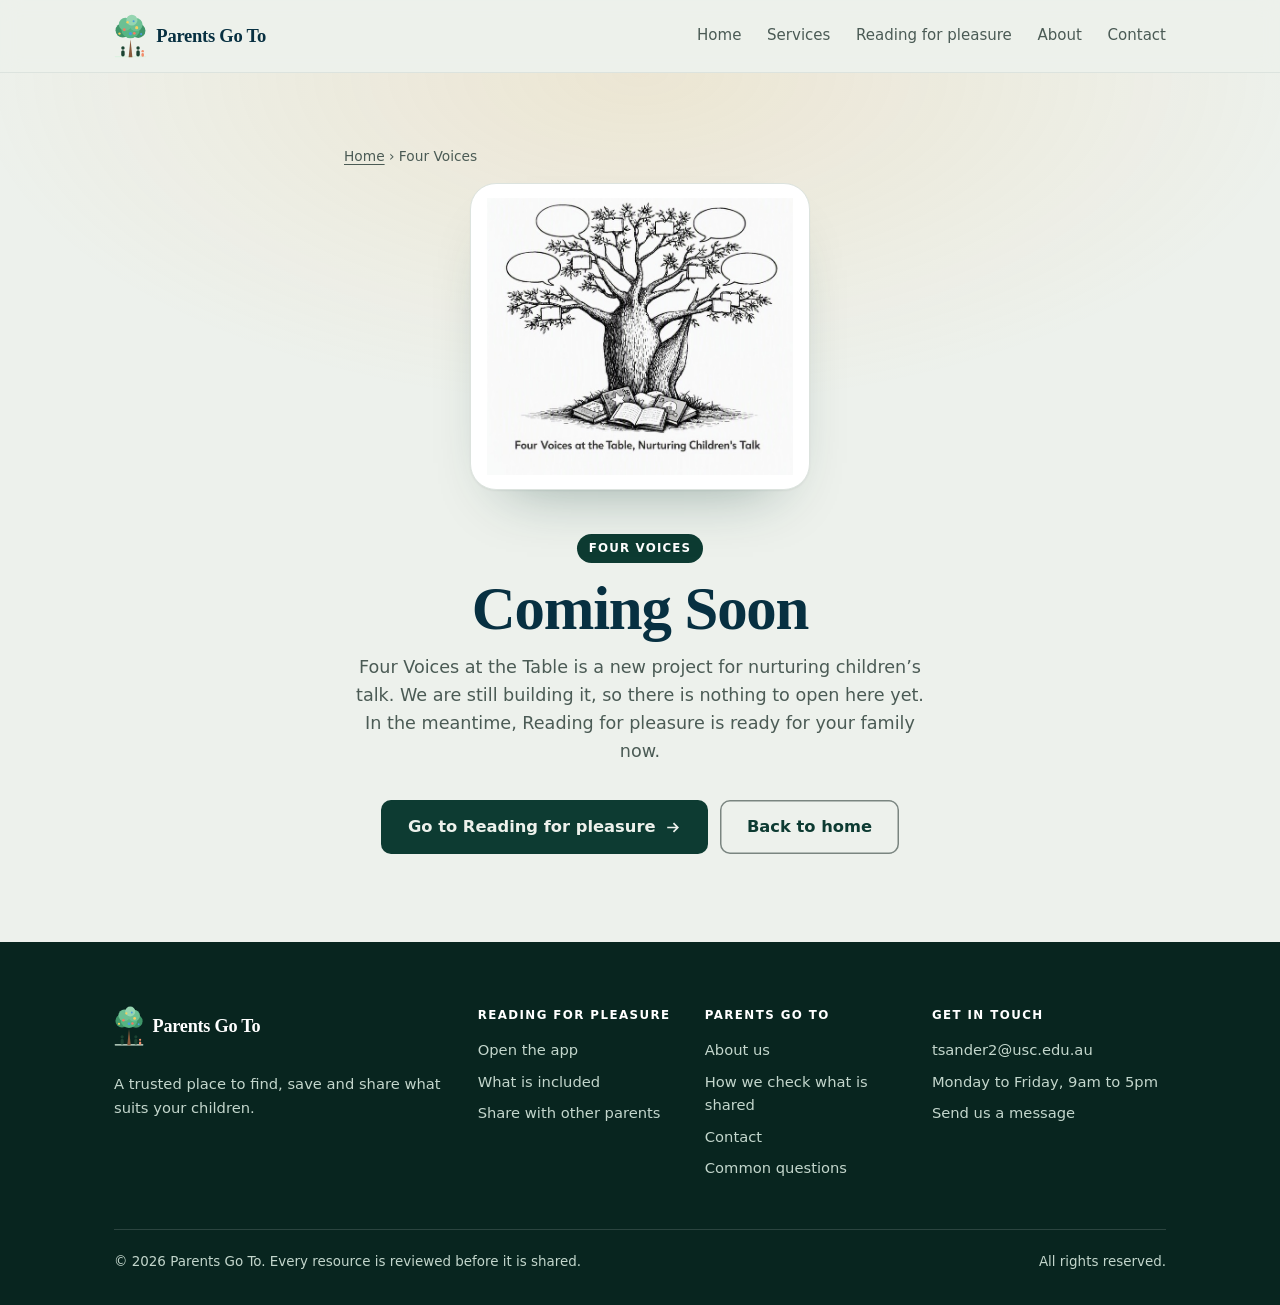
<file: four-voices.html>
<!DOCTYPE html>
<html lang="en-AU">
<head>
<meta charset="utf-8">
<meta http-equiv="Content-Security-Policy" content="default-src 'self'; script-src 'self'; style-src 'self' 'unsafe-inline' https://fonts.googleapis.com; font-src 'self' https://fonts.gstatic.com; img-src 'self' data: blob: https:; connect-src 'self' https://parents-go-to-api.onrender.com http://localhost:5000 http://127.0.0.1:5000; worker-src 'self'; manifest-src 'self'; frame-src 'none'; object-src 'none'; base-uri 'self'; form-action 'self'">
<meta name="viewport" content="width=device-width, initial-scale=1, viewport-fit=cover">
<title>Four Voices &mdash; Coming soon &mdash; Parents Go To</title>
<meta name="description" content="Four Voices at the Table, nurturing children&rsquo;s talk. A new Parents Go To project, coming soon.">
<link rel="icon" type="image/svg+xml" href="parents-go-to-mark.svg">
<meta name="theme-color" content="#EDF1EC" media="(prefers-color-scheme: light)">
<meta name="theme-color" content="#101B18" media="(prefers-color-scheme: dark)">
<meta name="color-scheme" content="light dark">
<link rel="preconnect" href="https://fonts.googleapis.com">
<link rel="preconnect" href="https://fonts.gstatic.com" crossorigin>
<link href="https://fonts.googleapis.com/css2?family=Fraunces:opsz,wght@9..144,500;9..144,600;9..144,700&family=Public+Sans:wght@400;500;600;700&display=swap" rel="stylesheet">
<link rel="stylesheet" href="tokens.css">
<link rel="stylesheet" href="site.css">
<link rel="stylesheet" href="reveal.css">
</head>
<body>

<a class="skip" href="#main">Skip to content</a>

<header class="topbar">
  <div class="wrap topbar__inner">
    <a class="brand" href="index.html">
      <img class="brand__mark" src="parents-go-to-mark.svg" alt="" width="33" height="44">
      <span class="brand__text">Parents Go To</span>
    </a>
    <button class="navtoggle" id="navtoggle" type="button" aria-expanded="false" aria-controls="nav">Menu</button>
    <nav class="nav" id="nav" aria-label="Main">
      <a href="index.html">Home</a>
      <a href="services.html">Services</a>
      <a href="reading-for-pleasure.html">Reading for pleasure</a>
      <a href="about.html">About</a>
      <a href="contact.html">Contact</a>
    </nav>
  </div>
</header>

<main id="main">
  <section class="soon">
    <div class="narrow soon__inner">
      <p class="crumb"><a href="index.html">Home</a> &rsaquo; Four Voices</p>

      <span class="soon__logo">
        <img src="four-voices-logo.jpg" width="669" height="605"
             alt="Four Voices at the Table, Nurturing Children&rsquo;s Talk: a tree hung with speech bubbles and notes, with open books at its roots">
      </span>

      <p class="feature__tag feature__tag--soon">Four Voices</p>
      <h1>Coming Soon</h1>

      <p class="soon__lede">
        Four Voices at the Table is a new project for nurturing children&rsquo;s talk. We are
        still building it, so there is nothing to open here yet. In the meantime, Reading for
        pleasure is ready for your family now.
      </p>

      <div class="actions centre soon__actions">
        <a class="btn btn--lg" href="reading-for-pleasure.html">Go to Reading for pleasure <svg class="arrow" width="17" height="17" viewBox="0 0 18 18" fill="none" stroke="currentColor" stroke-width="1.8" aria-hidden="true"><path d="M3.4 9h11M10 4.4 14.6 9 10 13.6"/></svg></a>
        <a class="btn btn--ghost btn--lg" href="index.html">Back to home</a>
      </div>
    </div>
  </section>
</main>

<footer class="sitefoot">
  <div class="wrap">
    <div class="footgrid">
      <div>
        <p class="footbrand">
          <img class="brand__mark" src="parents-go-to-mark.svg" alt="" width="30" height="40">
          <span>Parents Go To</span>
        </p>
        <p>A trusted place to find, save and share what suits your children.</p>
      </div>
      <div>
        <h4>Reading for pleasure</h4>
        <ul>
          <li><a href="reading-for-pleasure.html">Open the app</a></li>
          <li><a href="reading-for-pleasure.html#included">What is included</a></li>
          <li><a href="services.html#community">Share with other parents</a></li>
        </ul>
      </div>
      <div>
        <h4>Parents Go To</h4>
        <ul>
          <li><a href="about.html">About us</a></li>
          <li><a href="about.html#checks">How we check what is shared</a></li>
          <li><a href="contact.html">Contact</a></li>
          <li><a href="contact.html#questions">Common questions</a></li>
        </ul>
      </div>
      <div>
        <h4>Get in touch</h4>
        <ul>
          <li><a href="mailto:tsander2@usc.edu.au">tsander2@usc.edu.au</a></li>
          <li>Monday to Friday, 9am to 5pm</li>
          <li><a href="contact.html">Send us a message</a></li>
        </ul>
      </div>
    </div>

    <div class="footbase">
      <span>&copy; <span class="year">2026</span> Parents Go To. Every resource is reviewed before it is shared.</span>
      <span>All rights reserved.</span>
    </div>
  </div>
</footer>

<script src="site.js"></script>
<script src="back.js"></script>

</body>
</html>
</file>
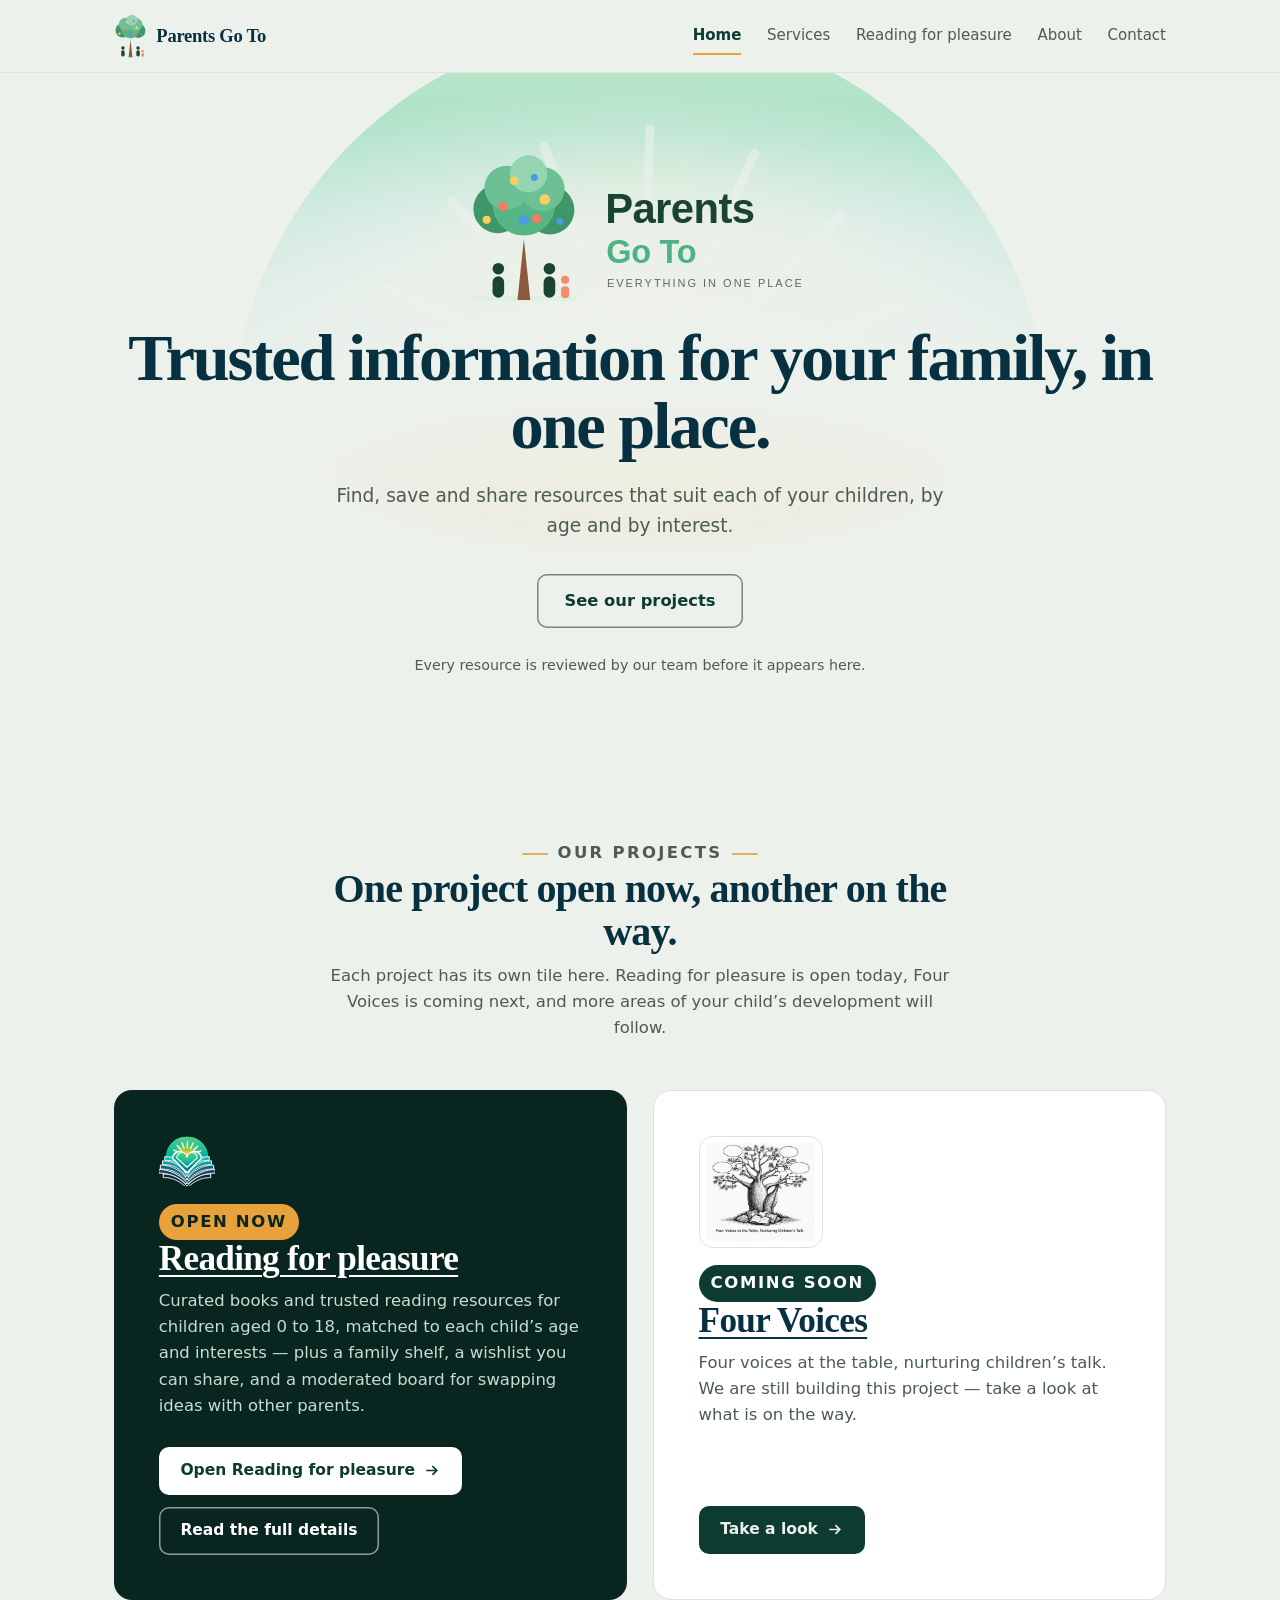
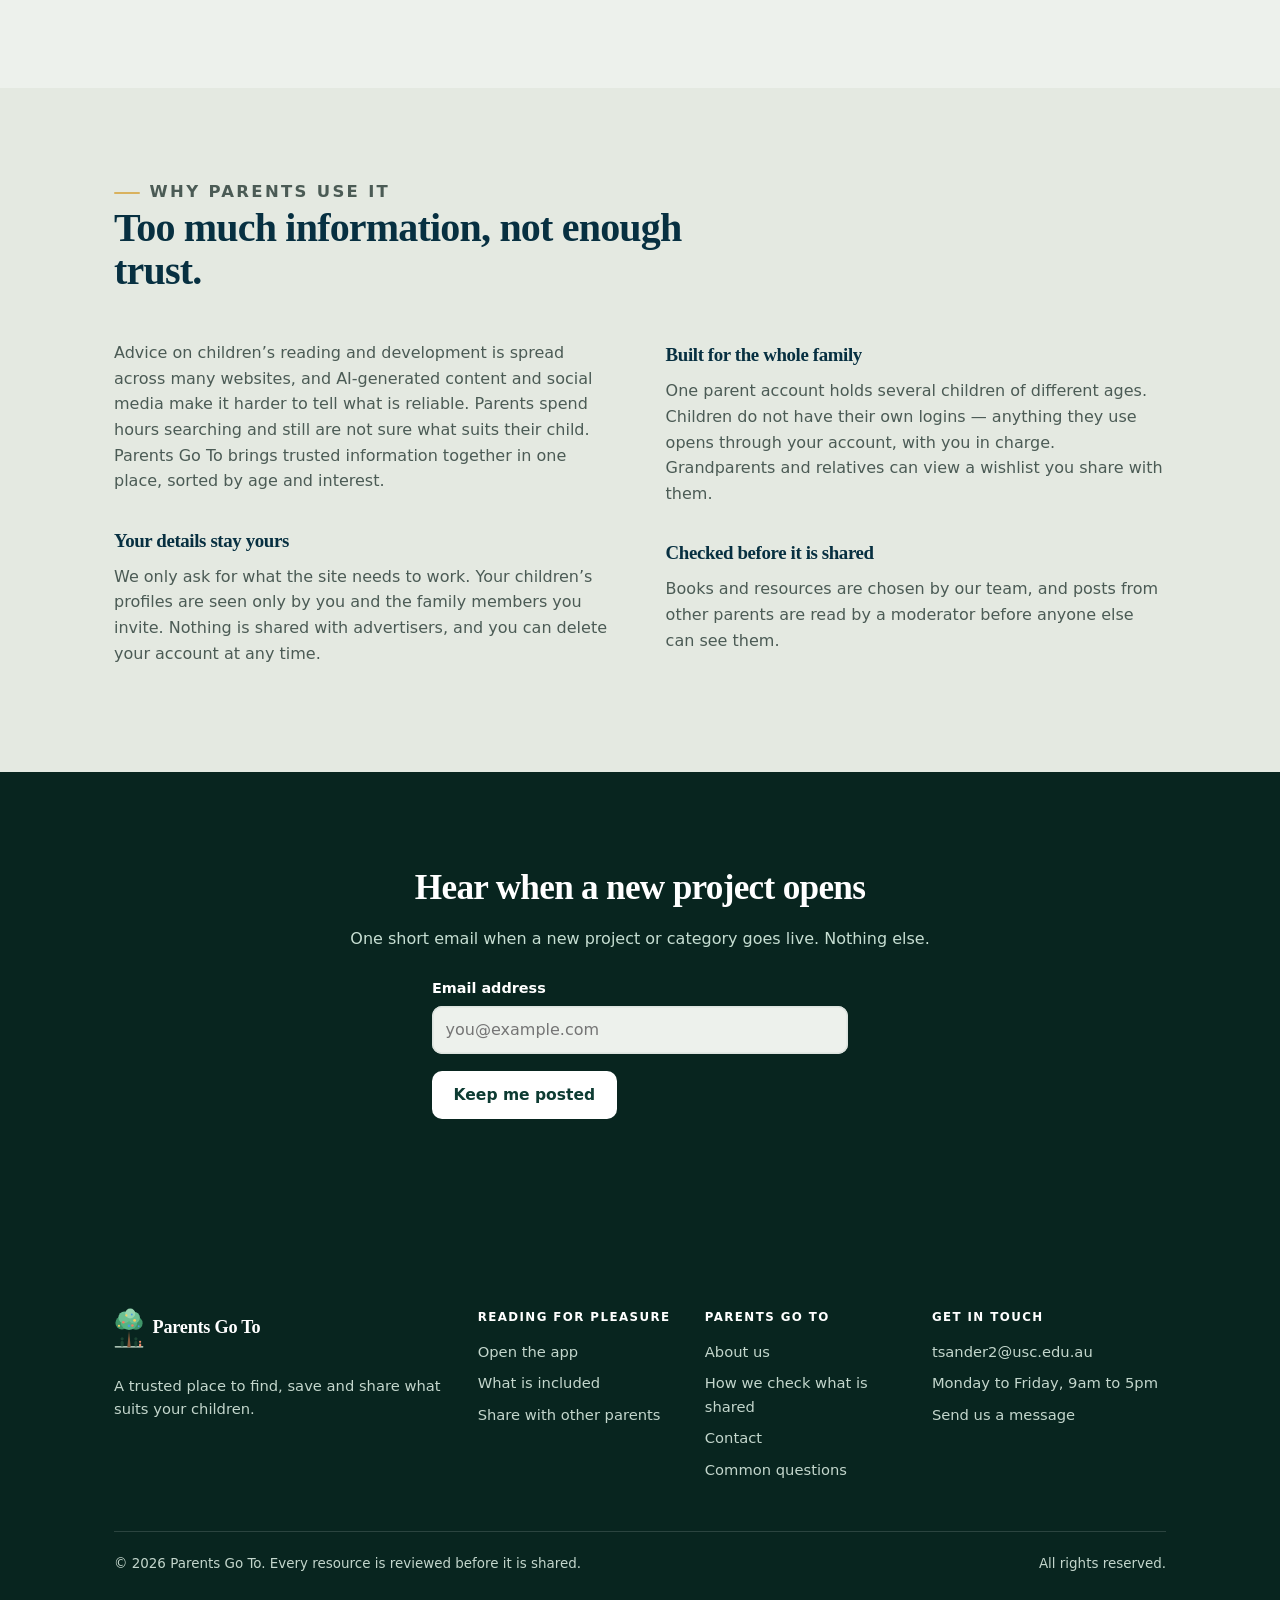
<file: project.html>
<!DOCTYPE html>
<html lang="en-AU">
<head>
<meta charset="utf-8">
<meta http-equiv="Content-Security-Policy" content="default-src 'self'; script-src 'self'; style-src 'self' 'unsafe-inline' https://fonts.googleapis.com; font-src 'self' https://fonts.gstatic.com; img-src 'self' data: blob: https:; connect-src 'self' https://parents-go-to-api.onrender.com http://localhost:5000 http://127.0.0.1:5000; worker-src 'self'; manifest-src 'self'; frame-src 'none'; object-src 'none'; base-uri 'self'; form-action 'self'">
<meta name="viewport" content="width=device-width, initial-scale=1, viewport-fit=cover">
<title>Project &mdash; Parents Go To</title>
<meta name="description" content="A Parents Go To project: trusted resources for families, checked before they are shared.">
<link rel="icon" type="image/svg+xml" href="parents-go-to-mark.svg">
<meta name="theme-color" content="#EDF1EC" media="(prefers-color-scheme: light)">
<meta name="theme-color" content="#101B18" media="(prefers-color-scheme: dark)">
<meta name="color-scheme" content="light dark">
<link rel="preconnect" href="https://fonts.googleapis.com">
<link rel="preconnect" href="https://fonts.gstatic.com" crossorigin>
<link href="https://fonts.googleapis.com/css2?family=Fraunces:opsz,wght@9..144,500;9..144,600;9..144,700&family=Public+Sans:wght@400;500;600;700&display=swap" rel="stylesheet">
<link rel="stylesheet" href="tokens.css">
<link rel="stylesheet" href="site.css">
<link rel="stylesheet" href="reveal.css">
</head>
<body>

<a class="skip" href="#main">Skip to content</a>

<header class="topbar">
  <div class="wrap topbar__inner">
    <a class="brand" href="index.html">
      <img class="brand__mark" src="parents-go-to-mark.svg" alt="" width="33" height="44">
      <span class="brand__text">Parents Go To</span>
    </a>
    <button class="navtoggle" id="navtoggle" type="button" aria-expanded="false" aria-controls="nav">Menu</button>
    <nav class="nav" id="nav" aria-label="Main">
      <a href="index.html">Home</a>
      <a href="services.html">Services</a>
      <a href="reading-for-pleasure.html">Reading for pleasure</a>
      <a href="about.html">About</a>
      <a href="contact.html">Contact</a>
    </nav>
  </div>
</header>

<main id="main">
  <section class="soon proj">
    <div class="narrow soon__inner">
      <p class="crumb"><a href="index.html">Home</a> &rsaquo; <span id="projCrumb">Project</span></p>
      <span class="soon__logo" id="projLogo" hidden></span>
      <p class="feature__tag" id="projTag" hidden></p>
      <h1 id="projTitle">Loading&hellip;</h1>
      <p class="soon__lede" id="projBlurb"></p>
      <div class="actions centre soon__actions" id="projActs"></div>
    </div>
  </section>

  <section class="section proj-res" id="projRes" aria-labelledby="projResH" hidden>
    <div class="wrap">
      <h2 class="proj-res__h" id="projResH">Resources</h2>
      <p class="proj-res__sub">Guides and links checked by our team before they are shared.</p>
      <div class="proj-tools">
        <div class="proj-tool">
          <label for="projCat">Category</label>
          <select id="projCat"><option value="">All categories</option></select>
        </div>
        <div class="proj-tool">
          <label for="projAge">Age band</label>
          <select id="projAge"><option value="">Any age</option></select>
        </div>
      </div>
      <p class="proj-count" id="projCount" role="status" aria-live="polite"></p>
      <div class="proj-grid" id="projGrid"></div>
      <p class="proj-empty" id="projEmpty" hidden></p>
    </div>
  </section>
</main>

<footer class="sitefoot">
  <div class="wrap">
    <div class="footgrid">
      <div>
        <p class="footbrand">
          <img class="brand__mark" src="parents-go-to-mark.svg" alt="" width="30" height="40">
          <span>Parents Go To</span>
        </p>
        <p>A trusted place to find, save and share what suits your children.</p>
      </div>
      <div>
        <h4>Reading for pleasure</h4>
        <ul>
          <li><a href="reading-for-pleasure.html">Open the app</a></li>
          <li><a href="reading-for-pleasure.html#included">What is included</a></li>
          <li><a href="services.html#community">Share with other parents</a></li>
        </ul>
      </div>
      <div>
        <h4>Parents Go To</h4>
        <ul>
          <li><a href="about.html">About us</a></li>
          <li><a href="about.html#checks">How we check what is shared</a></li>
          <li><a href="contact.html">Contact</a></li>
          <li><a href="contact.html#questions">Common questions</a></li>
        </ul>
      </div>
      <div>
        <h4>Get in touch</h4>
        <ul>
          <li><a href="mailto:tsander2@usc.edu.au">tsander2@usc.edu.au</a></li>
          <li>Monday to Friday, 9am to 5pm</li>
          <li><a href="contact.html">Send us a message</a></li>
        </ul>
      </div>
    </div>

    <div class="footbase">
      <span>&copy; <span class="year">2026</span> Parents Go To. Every resource is reviewed before it is shared.</span>
      <span>All rights reserved.</span>
    </div>
  </div>
</footer>

<script src="site.js"></script>
<script src="back.js"></script>
<script src="store.js"></script>
<script src="config.js"></script>
<script src="api.js"></script>
<script src="sync.js"></script>
<script src="backend.js"></script>
<script src="project.js"></script>

</body>
</html>
</file>
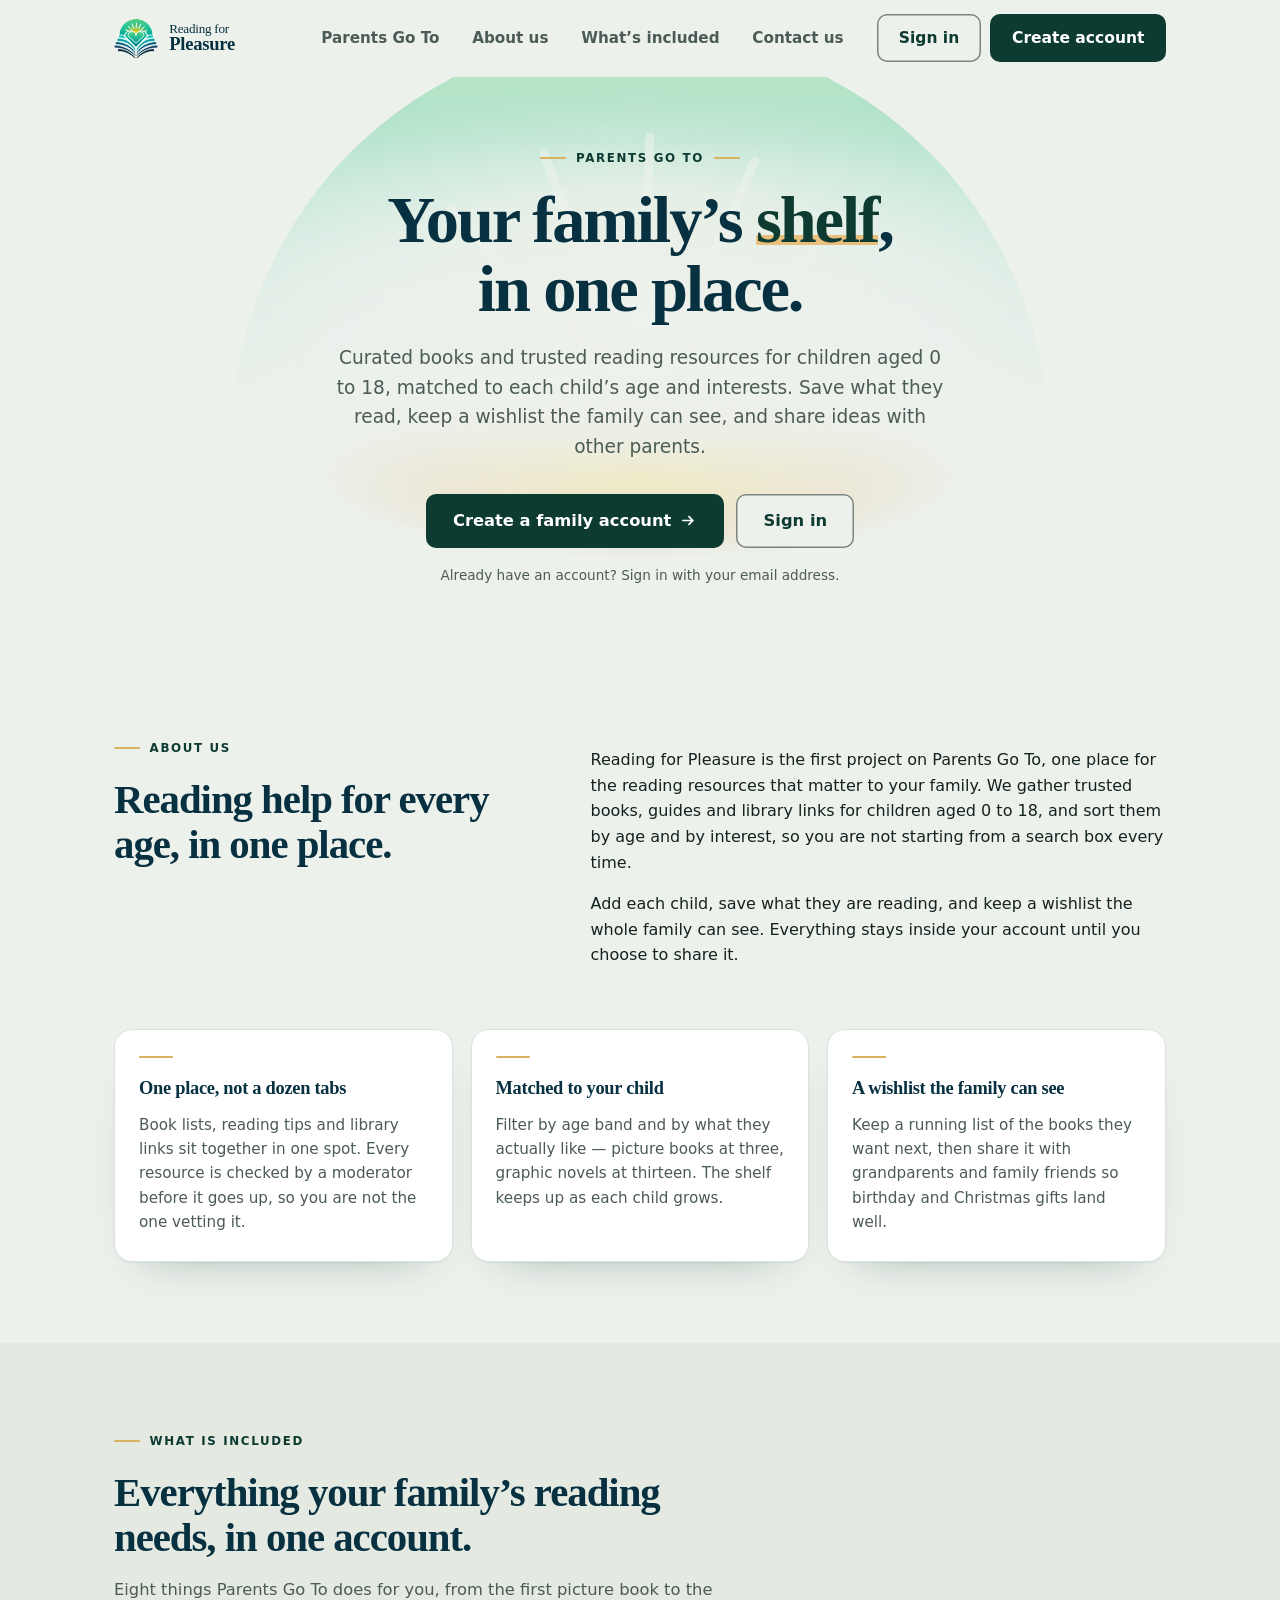
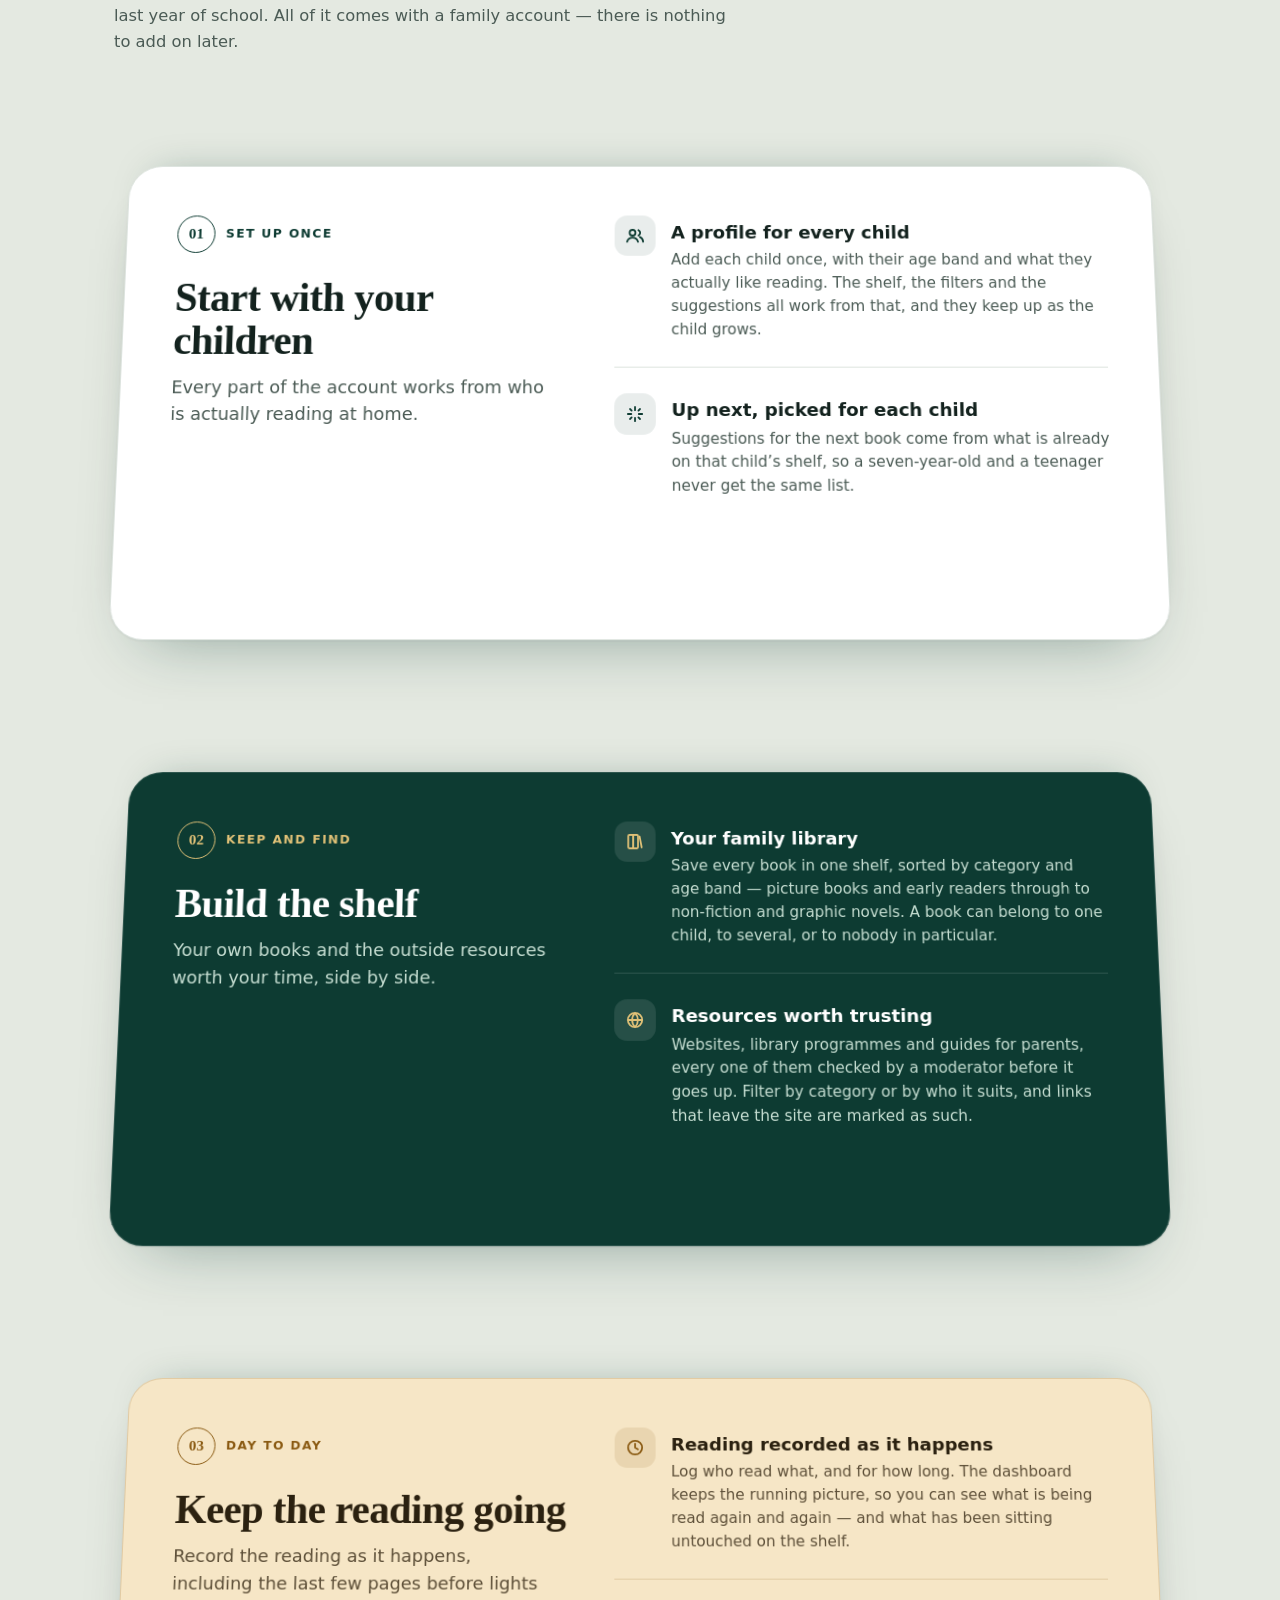
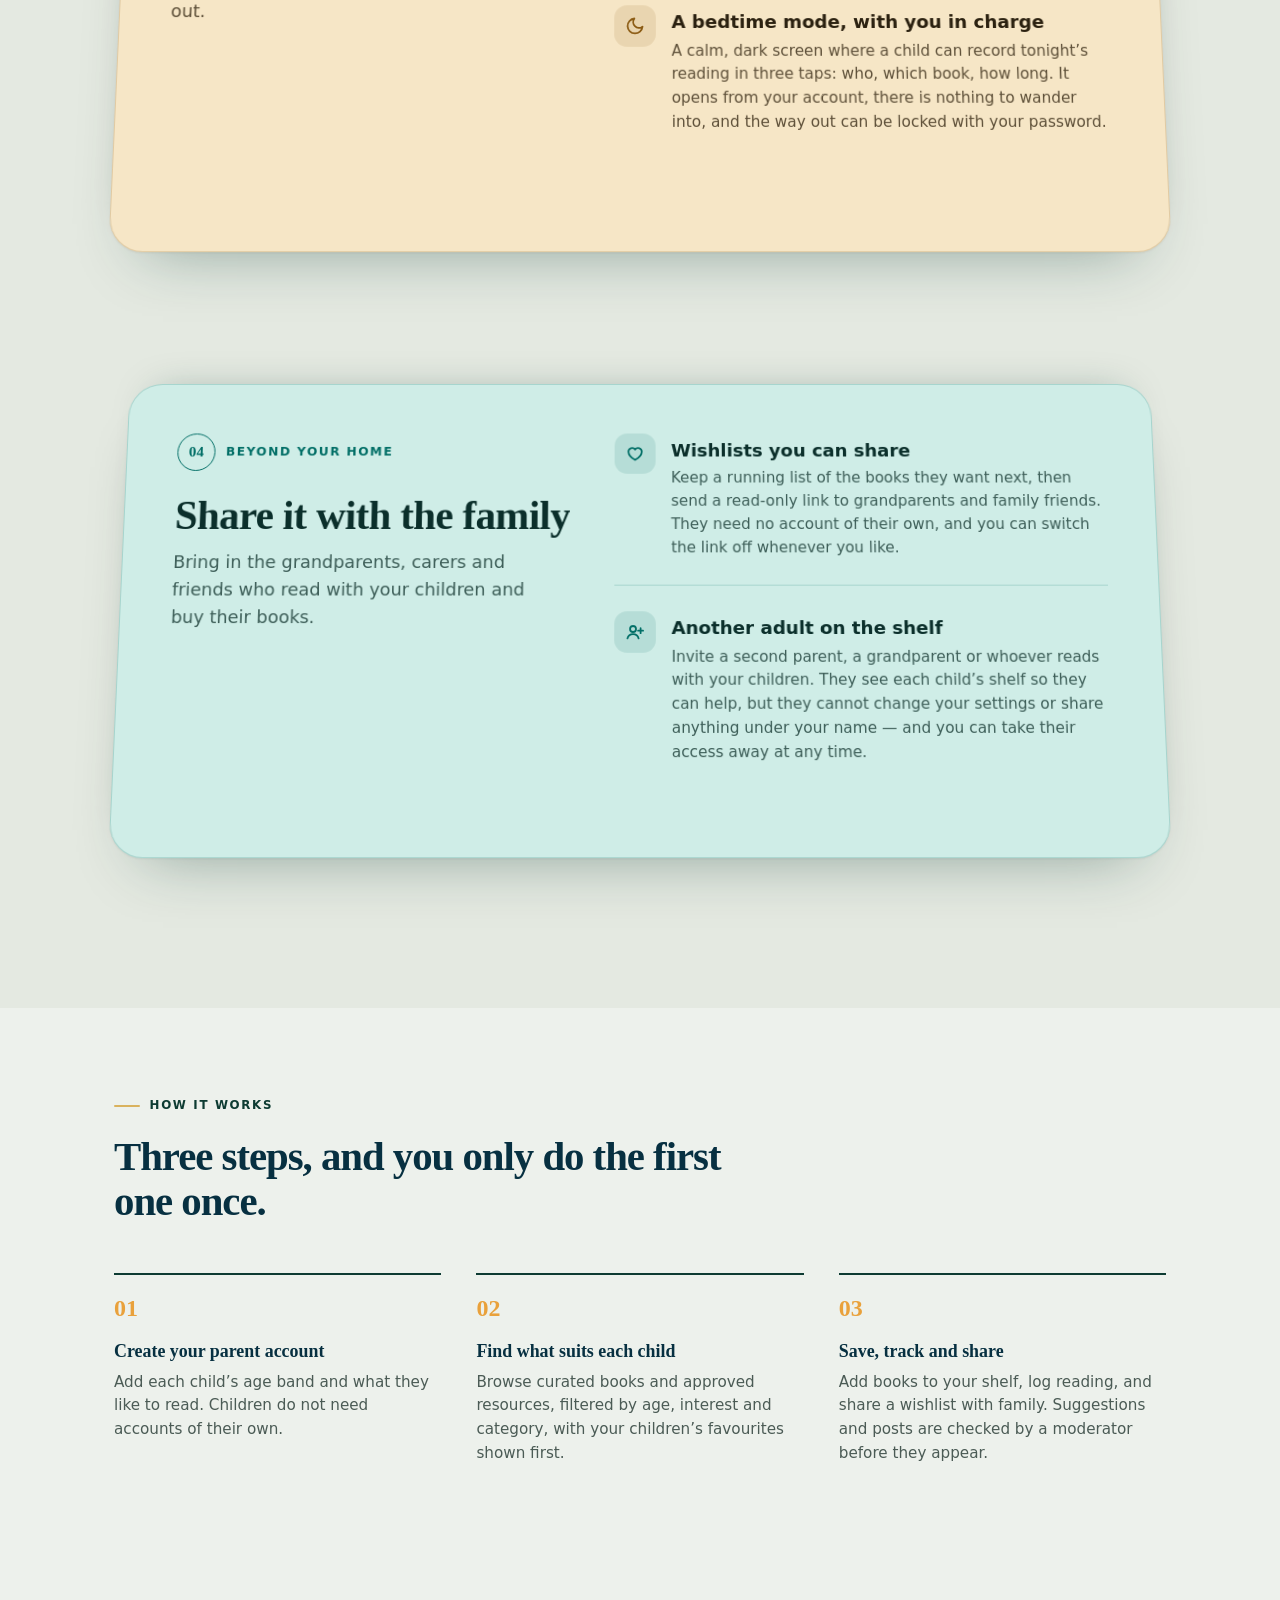
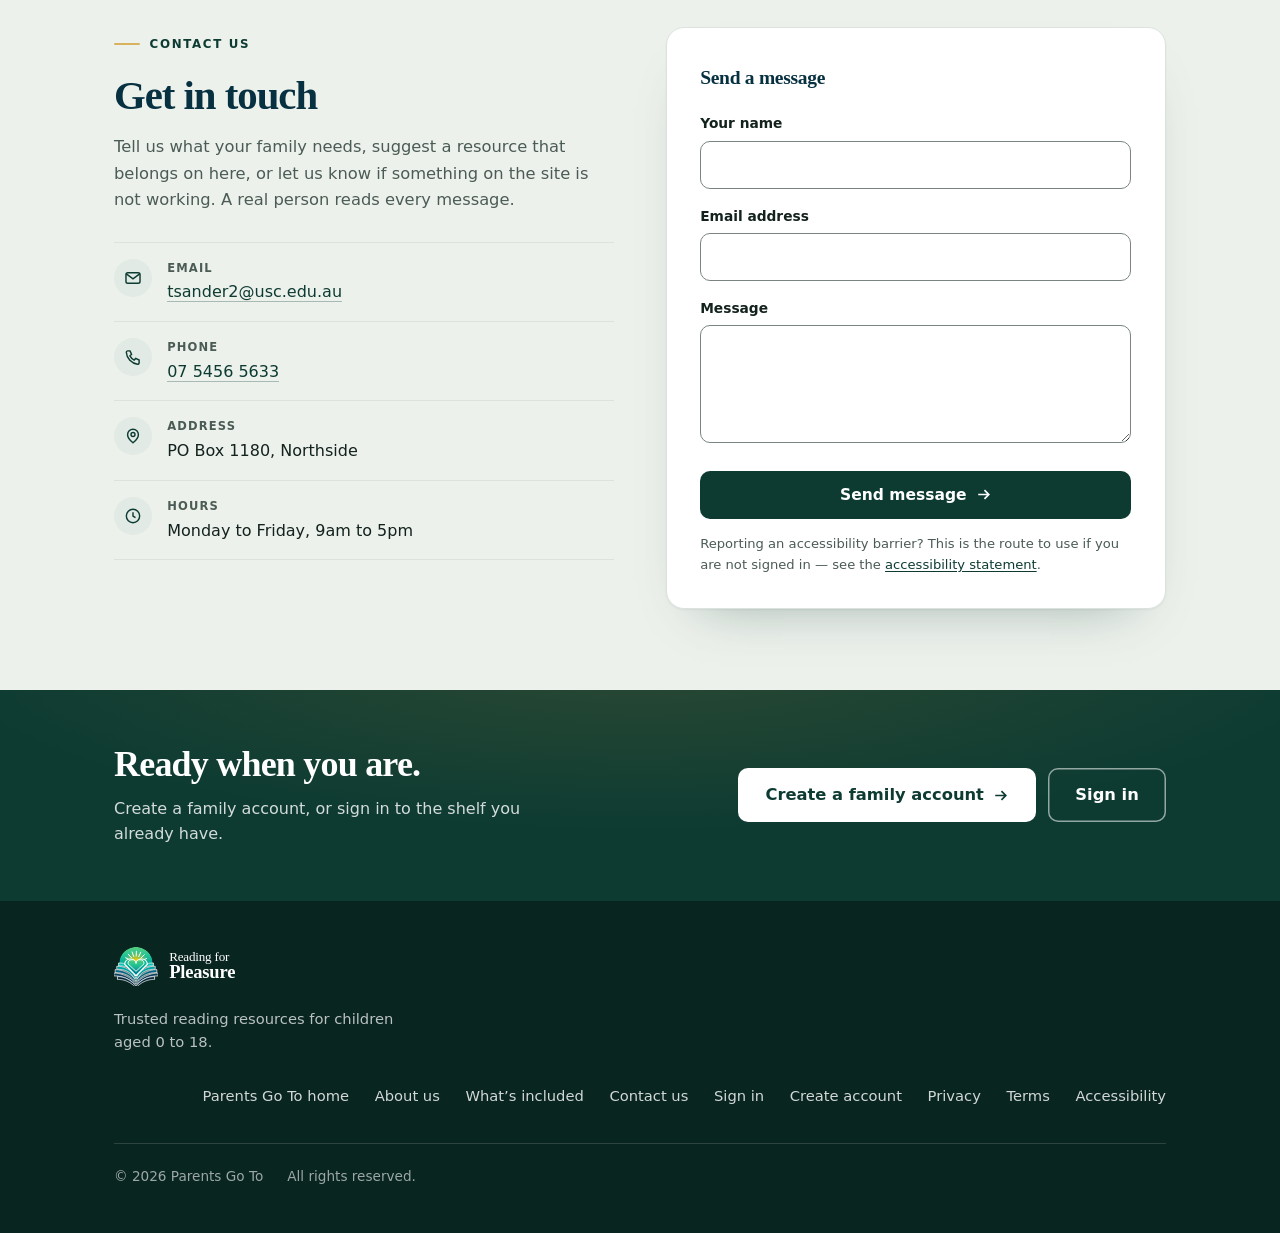
<file: reading-for-pleasure.html>
<!DOCTYPE html>
<html lang="en-AU">
<head>
<meta charset="utf-8" />
<meta http-equiv="Content-Security-Policy" content="default-src 'self'; script-src 'self'; style-src 'self' 'unsafe-inline' https://fonts.googleapis.com; font-src 'self' https://fonts.gstatic.com; img-src 'self' data: blob: https:; connect-src 'self' https://parents-go-to-api.onrender.com http://localhost:5000 http://127.0.0.1:5000; worker-src 'self'; manifest-src 'self'; frame-src 'none'; object-src 'none'; base-uri 'self'; form-action 'self'">
<meta name="viewport" content="width=device-width, initial-scale=1, viewport-fit=cover" />
<meta name="description" content="Reading for Pleasure on Parents Go To: curated books and trusted reading resources for children aged 0 to 18, matched to each child's age and interests." />
<title>Parents Go To &mdash; Reading for Pleasure</title>
<script src="page-loading.js"></script>

<link rel="icon" type="image/svg+xml" href="data:image/svg+xml,%3Csvg xmlns='http://www.w3.org/2000/svg' viewBox='0 0 96 88'%3E%3ClinearGradient id='d' x1='48' y1='1' x2='48' y2='39' gradientUnits='userSpaceOnUse'%3E%3Cstop offset='0' stop-color='%235BCF7C'/%3E%3Cstop offset='.5' stop-color='%2325C497'/%3E%3Cstop offset='1' stop-color='%2301A79A'/%3E%3C/linearGradient%3E%3ClinearGradient id='h' x1='48' y1='26' x2='48' y2='66' gradientUnits='userSpaceOnUse'%3E%3Cstop offset='0' stop-color='%232BC48F'/%3E%3Cstop offset='.45' stop-color='%2301AF9F'/%3E%3Cstop offset='1' stop-color='%230A6C86'/%3E%3C/linearGradient%3E%3Cpath d='M11 39A37 37 0 0 1 85 39Z' fill='url(%23d)'/%3E%3Cpath d='M48 65 23 40.2A12.6 12.6 0 0 1 48 39.2 12.6 12.6 0 0 1 73 40.2Z' fill='url(%23h)' stroke='%23fff' stroke-width='2.6' stroke-linejoin='round'/%3E%3C/svg%3E" />

<meta name="theme-color" content="#EDF1EC" media="(prefers-color-scheme: light)" />
<meta name="theme-color" content="#101B18" media="(prefers-color-scheme: dark)" />
<meta name="color-scheme" content="light dark" />
<meta name="apple-mobile-web-app-capable" content="yes" />
<meta name="apple-mobile-web-app-title" content="Parents Go To" />
<link rel="manifest" href="manifest.webmanifest" />
<link rel="apple-touch-icon" href="icons/apple-touch-icon.png" />

<link rel="preconnect" href="https://fonts.googleapis.com">
<link rel="preconnect" href="https://fonts.gstatic.com" crossorigin>
<link href="https://fonts.googleapis.com/css2?family=Fraunces:opsz,wght@9..144,500;9..144,600;9..144,700&family=Public+Sans:wght@400;500;600;700&display=swap" rel="stylesheet">

<link rel="stylesheet" href="tokens.css">
<link rel="stylesheet" href="style.css">
<link rel="stylesheet" href="responsive.css">
<link rel="stylesheet" href="tablet.css">
<link rel="stylesheet" href="settings.css">
<link rel="stylesheet" href="cobweb.css">
<link rel="stylesheet" href="studio.css">
<link rel="stylesheet" href="share.css">
<link rel="stylesheet" href="suggest.css">
<link rel="stylesheet" href="privacy.css">
<link rel="stylesheet" href="resources.css">
<link rel="stylesheet" href="notify.css">
<link rel="stylesheet" href="onboard.css">
<link rel="stylesheet" href="contact.css">
<link rel="stylesheet" href="board.css">
<link rel="stylesheet" href="reviews.css">
<link rel="stylesheet" href="family.css">
<link rel="stylesheet" href="chat.css">
<link rel="stylesheet" href="kids-polish.css">
<link rel="stylesheet" href="app-polish.css">
<link rel="stylesheet" href="progress.css">
<link rel="stylesheet" href="app-layout.css">
<link rel="stylesheet" href="motion.css">
<link rel="stylesheet" href="settings-nav.css">
<link rel="stylesheet" href="extras.css">
<link rel="stylesheet" href="looks.css">
<link rel="stylesheet" href="stack.css">
<link rel="stylesheet" href="rfp-sections.css">
<link rel="stylesheet" href="touch.css">

</head>
<body>
<div class="page-loading" role="status" aria-live="polite">
  <span class="page-loading-ring" aria-hidden="true"></span>
  <p>Signing you in&hellip;</p>
</div>

<svg width="0" height="0" style="position:absolute" aria-hidden="true" focusable="false">
<symbol id="rfp-logo" viewBox="0 0 96 88">
        <defs>
          <linearGradient id="rfp-dome" x1="48" y1="1" x2="48" y2="39" gradientUnits="userSpaceOnUse">
            <stop offset="0" stop-color="#5BCF7C"/><stop offset=".5" stop-color="#25C497"/><stop offset="1" stop-color="#01A79A"/>
          </linearGradient>
          <radialGradient id="rfp-sun" cx="48" cy="39" r="27" gradientUnits="userSpaceOnUse">
            <stop offset="0" stop-color="#FFD200"/><stop offset=".33" stop-color="#F8CB01" stop-opacity=".97"/>
            <stop offset=".64" stop-color="#EDC70B" stop-opacity=".48"/><stop offset="1" stop-color="#DFC61E" stop-opacity="0"/>
          </radialGradient>
          <linearGradient id="rfp-heart-o" x1="48" y1="26" x2="48" y2="66" gradientUnits="userSpaceOnUse">
            <stop offset="0" stop-color="#2BC48F"/><stop offset=".45" stop-color="#01AF9F"/><stop offset="1" stop-color="#0A6C86"/>
          </linearGradient>
          <linearGradient id="rfp-heart-i" x1="48" y1="28" x2="48" y2="60" gradientUnits="userSpaceOnUse">
            <stop offset="0" stop-color="#5BD077"/><stop offset=".45" stop-color="#22C293"/><stop offset="1" stop-color="#0C7E93"/>
          </linearGradient>
          <clipPath id="rfp-clip"><path d="M11 39A37 37 0 0 1 85 39Z"/></clipPath>
          <g id="rfp-fan">
            <path d="M10.5 37.4 12.0 37.4 13.4 37.5 14.9 37.6 16.3 37.7 17.8 37.8 19.2 38.1 20.6 38.3 22.1 38.6 23.5 39.0 24.9 39.4 26.3 39.9 27.7 40.5 29.0 41.1 30.4 41.8 31.7 42.5 33.0 43.3 34.3 44.3 35.5 45.2 36.7 46.3 37.9 47.5 39.1 48.7 40.2 50.1 41.4 51.5 42.4 53.0 43.5 54.7 44.4 56.4 45.4 58.3 46.3 60.2 47.2 62.3 48.0 64.5 45.0 65.6 44.0 63.6 43.1 61.7 42.1 59.9 41.0 58.3 40.0 56.8 38.9 55.4 37.8 54.1 36.8 52.9 35.6 51.8 34.5 50.8 33.4 49.9 32.3 49.1 31.2 48.4 30.0 47.7 28.9 47.1 27.7 46.6 26.6 46.2 25.4 45.7 24.2 45.4 23.1 45.1 21.9 44.8 20.6 44.6 19.4 44.4 18.2 44.2 16.9 44.1 15.7 44.0 14.4 44.0 13.1 43.9 11.8 43.9 10.5 43.9Z" fill="#08C4B2"/>
            <path d="M6.6 44.6 8.0 44.6 9.5 44.7 11.0 44.8 12.5 44.9 14.0 45.1 15.5 45.3 17.0 45.6 18.5 45.9 20.0 46.3 21.5 46.8 23.0 47.3 24.5 47.8 26.0 48.4 27.5 49.1 28.9 49.9 30.4 50.7 31.8 51.6 33.3 52.5 34.6 53.6 36.0 54.7 37.4 55.9 38.7 57.1 40.0 58.5 41.2 59.9 42.5 61.5 43.6 63.1 44.8 64.8 45.9 66.6 47.0 68.5 48.0 70.5 45.1 71.9 44.0 70.1 42.8 68.4 41.7 66.8 40.4 65.3 39.2 63.9 38.0 62.7 36.7 61.5 35.4 60.4 34.2 59.3 32.9 58.4 31.6 57.5 30.3 56.7 29.0 56.0 27.6 55.3 26.3 54.8 25.0 54.2 23.7 53.7 22.4 53.3 21.0 52.9 19.7 52.6 18.4 52.3 17.0 52.0 15.7 51.8 14.4 51.7 13.1 51.5 11.8 51.4 10.5 51.4 9.2 51.3 7.9 51.3 6.6 51.3Z" fill="#01A3A2"/>
            <path d="M3.0 52.0 4.4 52.0 5.9 52.1 7.3 52.2 8.8 52.3 10.4 52.5 11.9 52.8 13.5 53.1 15.0 53.4 16.6 53.8 18.2 54.2 19.8 54.7 21.4 55.3 23.0 55.9 24.6 56.6 26.2 57.3 27.8 58.1 29.4 59.0 31.0 59.9 32.6 60.9 34.1 61.9 35.6 63.0 37.1 64.2 38.6 65.5 40.1 66.8 41.5 68.3 42.9 69.8 44.2 71.3 45.5 73.0 46.8 74.7 48.0 76.5 45.5 78.1 44.2 76.5 42.8 75.0 41.4 73.6 40.1 72.3 38.6 71.0 37.2 69.8 35.8 68.7 34.3 67.7 32.8 66.7 31.4 65.8 29.9 65.0 28.4 64.2 26.9 63.5 25.4 62.9 23.9 62.3 22.4 61.7 20.9 61.2 19.4 60.8 18.0 60.4 16.5 60.1 15.1 59.8 13.6 59.5 12.2 59.3 10.8 59.1 9.4 59.0 8.1 58.8 6.8 58.8 5.5 58.7 4.2 58.7 3.0 58.7Z" fill="#0A6280"/>
            <path d="M0.4 59.6 1.8 59.6 3.2 59.7 4.7 59.8 6.2 60.0 7.7 60.2 9.2 60.4 10.8 60.7 12.4 61.0 14.0 61.4 15.7 61.9 17.3 62.4 19.0 62.9 20.7 63.5 22.4 64.2 24.1 64.9 25.7 65.6 27.4 66.4 29.1 67.3 30.8 68.2 32.5 69.2 34.1 70.3 35.8 71.4 37.4 72.6 39.0 73.8 40.6 75.1 42.1 76.4 43.6 77.8 45.1 79.3 46.6 80.9 48.0 82.5 45.9 84.3 44.4 82.9 42.9 81.5 41.3 80.3 39.8 79.0 38.2 77.9 36.6 76.8 35.0 75.8 33.4 74.8 31.8 73.9 30.1 73.0 28.5 72.2 26.9 71.5 25.2 70.8 23.6 70.2 22.0 69.6 20.4 69.0 18.8 68.6 17.2 68.1 15.7 67.7 14.1 67.4 12.6 67.0 11.1 66.8 9.6 66.5 8.2 66.3 6.8 66.2 5.4 66.1 4.1 66.0 2.8 65.9 1.6 65.9 0.4 65.9Z" fill="#123F5B"/>
            <path d="M8.0 67.4 9.4 67.4 10.8 67.5 12.2 67.6 13.6 67.8 15.0 68.0 16.4 68.2 17.8 68.5 19.2 68.8 20.5 69.2 21.9 69.6 23.3 70.1 24.7 70.6 26.0 71.2 27.4 71.8 28.8 72.5 30.1 73.2 31.4 73.9 32.8 74.7 34.1 75.5 35.4 76.4 36.7 77.4 38.0 78.4 39.3 79.4 40.6 80.5 41.8 81.6 43.1 82.8 44.3 84.0 45.6 85.3 46.8 86.6 48.0 88.0 46.0 89.7 44.7 88.5 43.4 87.3 42.1 86.2 40.8 85.2 39.5 84.2 38.2 83.2 36.9 82.3 35.6 81.5 34.3 80.7 33.0 79.9 31.7 79.2 30.4 78.6 29.1 78.0 27.8 77.4 26.5 76.9 25.3 76.4 24.0 75.9 22.7 75.5 21.5 75.2 20.2 74.9 19.0 74.6 17.7 74.3 16.5 74.1 15.3 73.9 14.1 73.8 12.8 73.7 11.6 73.6 10.4 73.5 9.2 73.5 8.0 73.5Z" fill="#06283C"/>
          </g>
        </defs>

        <g clip-path="url(#rfp-clip)">
          <path d="M11 39A37 37 0 0 1 85 39Z" fill="url(#rfp-dome)"/>
          <circle cx="48" cy="39" r="27" fill="url(#rfp-sun)"/>
        </g>
        <g stroke="#fff" stroke-width="2.2" stroke-linecap="round">
          <path d="M34.5 30.4 25.1 25.8"/>
          <path d="M38.0 25.9 30.9 18.0"/>
          <path d="M42.9 22.9 39.3 13.0"/>
          <path d="M48.5 22.0 48.9 11.5"/>
          <path d="M54.1 23.3 58.4 13.7"/>
          <path d="M58.8 26.6 66.3 19.3"/>
          <path d="M61.9 31.4 71.6 27.4"/>
        </g>

        <g stroke="#fff" stroke-width="1.7" stroke-linejoin="round" stroke-linecap="round">
          <use href="#rfp-fan"/>
          <use href="#rfp-fan" transform="matrix(-1 0 0 1 96 0)"/>
        </g>

        <path d="M48 65 23 40.2A12.6 12.6 0 0 1 48 39.2 12.6 12.6 0 0 1 73 40.2Z"
              fill="url(#rfp-heart-o)" stroke="#fff" stroke-width="2.6" stroke-linejoin="round"/>
        <path d="M48 55.6 30.4 39.4A8.8 8.8 0 0 1 48 38.7 8.8 8.8 0 0 1 65.6 39.4Z"
              fill="url(#rfp-heart-i)" stroke="#fff" stroke-width="1.9" stroke-linejoin="round"/>
      </symbol>
</svg>

<div id="page-landing">

<a class="skip" href="#main">Skip to content</a>

<header class="site-header" id="siteHeader">
  <div class="wrap header-inner">

    <a class="brand" href="#top" aria-label="Reading for Pleasure — home">
      <svg class="brand-mark" viewBox="0 0 96 88" aria-hidden="true"><use href="#rfp-logo"/></svg>
      <span class="brand-text">
        <span class="l1">Reading for</span>
        <span class="l2">Pleasure</span>
      </span>
    </a>

    <button class="nav-toggle" id="navToggle" type="button"
            aria-expanded="false" aria-controls="primaryNav" aria-label="Open menu">
      <span class="bar"></span><span class="bar"></span><span class="bar"></span>
    </button>

    <nav class="nav" id="primaryNav" aria-label="Primary">
      <a class="nav-link" href="index.html">Parents Go To</a>
      <a class="nav-link" href="#about">About us</a>
      <a class="nav-link" href="#included">What&rsquo;s included</a>
      <a class="nav-link" href="#contact">Contact us</a>
      <span class="nav-actions">
        <a class="btn btn--ghost" href="#signin">Sign in</a>
        <a class="btn btn--primary" href="#create">Create account</a>
      </span>
    </nav>

  </div>
</header>

<main id="main" tabindex="-1">
<span id="top"></span>

<section class="hero">

  <svg class="hero-sky" viewBox="0 4 96 40" aria-hidden="true" focusable="false" preserveAspectRatio="xMidYMax meet">
    <defs>
      <linearGradient id="sky-dome" x1="48" y1="1" x2="48" y2="39" gradientUnits="userSpaceOnUse">
        <stop offset="0" stop-color="#5BCF7C"/><stop offset=".5" stop-color="#25C497"/><stop offset="1" stop-color="#01A79A"/>
      </linearGradient>
      <radialGradient id="sky-sun" cx="48" cy="39" r="27" gradientUnits="userSpaceOnUse">
        <stop offset="0" stop-color="#FFD200"/><stop offset=".33" stop-color="#F8CB01" stop-opacity=".97"/>
        <stop offset=".64" stop-color="#EDC70B" stop-opacity=".48"/><stop offset="1" stop-color="#DFC61E" stop-opacity="0"/>
      </radialGradient>
      <clipPath id="sky-clip"><path d="M11 39A37 37 0 0 1 85 39Z"/></clipPath>
    </defs>
    <g clip-path="url(#sky-clip)">
      <path d="M11 39A37 37 0 0 1 85 39Z" fill="url(#sky-dome)"/>
      <circle cx="48" cy="39" r="27" fill="url(#sky-sun)"/>
    </g>
    <g stroke="#fff" stroke-width=".8" stroke-linecap="round" opacity=".5">
      <path d="M34.5 30.4 25.1 25.8"/>
      <path d="M38.0 25.9 30.9 18.0"/>
      <path d="M42.9 22.9 39.3 13.0"/>
      <path d="M48.5 22.0 48.9 11.5"/>
      <path d="M54.1 23.3 58.4 13.7"/>
      <path d="M58.8 26.6 66.3 19.3"/>
      <path d="M61.9 31.4 71.6 27.4"/>
    </g>
  </svg>
  <div class="hero-glow"></div>
  <div class="hero-haze"></div>

  <div class="wrap hero-inner">
    <p class="eyebrow">Parents Go To</p>

    <h1 class="hero-title">Your family&rsquo;s <em>shelf</em>, in one place.</h1>

    <p class="hero-lede">
      Curated books and trusted reading resources for children aged 0 to 18, matched to
      each child&rsquo;s age and interests. Save what they read, keep a wishlist the family
      can see, and share ideas with other parents.
    </p>

    <div class="hero-cta">
      <a class="btn btn--primary btn--lg" href="#create">
        Create a family account
        <svg class="arrow" width="17" height="17" viewBox="0 0 18 18" fill="none" stroke="currentColor" stroke-width="1.8" aria-hidden="true"><path d="M3.4 9h11M10 4.4 14.6 9 10 13.6"/></svg>
      </a>
      <a class="btn btn--ghost btn--lg" href="#signin">Sign in</a>
    </div>

    <p class="hero-note">Already have an account? Sign in with your email address.</p>
  </div>

</section>

<section class="section" id="about" aria-labelledby="about-title">
  <div class="wrap">

    <div class="about-grid">
      <div class="section-head rise-in">
        <p class="eyebrow">About us</p>
        <h2 class="section-title" id="about-title">Reading help for every age, in one place.</h2>
      </div>

      <div class="about-body rise-in" data-d="1">
        <p>
          Reading for Pleasure is the first project on Parents Go To, one place for the reading
          resources that matter to your family. We gather trusted books, guides and library
          links for children aged 0 to 18,
          and sort them by age and by interest, so you are not starting from a search box
          every time.
        </p>
        <p>
          Add each child, save what they are reading, and keep a wishlist the whole family
          can see. Everything stays inside your account until you choose to share it.
        </p>
      </div>
    </div>

    <div class="card-grid">
      <article class="tile rise-in">
        <h3 class="tile-title">One place, not a dozen tabs</h3>
        <p class="tile-text">Book lists, reading tips and library links sit together in one
           spot. Every resource is checked by a moderator before it goes up, so you are not
           the one vetting it.</p>
      </article>

      <article class="tile rise-in" data-d="1">
        <h3 class="tile-title">Matched to your child</h3>
        <p class="tile-text">Filter by age band and by what they actually like &mdash; picture
           books at three, graphic novels at thirteen. The shelf keeps up as each child
           grows.</p>
      </article>

      <article class="tile rise-in" data-d="2">
        <h3 class="tile-title">A wishlist the family can see</h3>
        <p class="tile-text">Keep a running list of the books they want next, then share it
           with grandparents and family friends so birthday and Christmas gifts land
           well.</p>
      </article>
    </div>

  </div>
</section>

<section class="section section--paper rfp-included" id="included" aria-labelledby="included-title">
  <div class="wrap">

    <div class="section-head rfp-wide-head rise-in">
      <p class="eyebrow">What is included</p>
      <h2 class="section-title" id="included-title">Everything your family&rsquo;s reading needs, in one account.</h2>
      <p class="section-intro">Eight things Parents Go To does for you, from the first picture book to the last
         year of school. All of it comes with a family account &mdash; there is nothing
         to add on later.</p>
    </div>

      <ol class="stack" aria-label="What is included">
        <li class="stack__slot" style="--i:0">
          <article class="stack__card stack__card--1">
            <header class="stack__head">
              <p class="stack__kicker"><span class="stack__num">01</span> Set up once</p>
              <h3>Start with your children</h3>
              <p class="stack__lede">Every part of the account works from who is actually reading at home.</p>
            </header>
            <ul class="stack__items">
              <li class="stack__item">
                <span class="stack__icon" aria-hidden="true">
            <svg width="20" height="20" viewBox="0 0 20 20" fill="none" stroke="currentColor" stroke-width="1.8" stroke-linecap="round" stroke-linejoin="round"><circle cx="7.4" cy="7" r="3"/><path d="M1.8 16.4a5.8 5.8 0 0 1 11.2 0"/><path d="M13.4 4.3a3 3 0 0 1 0 5.5"/><path d="M14.8 11.4a5.8 5.8 0 0 1 3.4 5"/></svg>
          </span>
                <div>
                  <h4>A profile for every child</h4>
                  <p>Add each child once, with their age band and what they actually like reading. The shelf, the filters and the suggestions all work from that, and they keep up as the child grows.</p>
                </div>
              </li>
              <li class="stack__item">
                <span class="stack__icon" aria-hidden="true">
            <svg width="20" height="20" viewBox="0 0 20 20" fill="none" stroke="currentColor" stroke-width="1.8" stroke-linecap="round" stroke-linejoin="round"><path d="M10 2.8v3.4M10 13.8v3.4M2.8 10h3.4M13.8 10h3.4"/><path d="m5 5 1.6 1.6M13.4 13.4 15 15M15 5l-1.6 1.6M6.6 13.4 5 15"/></svg>
                </span>
                <div>
                  <h4>Up next, picked for each child</h4>
                  <p>Suggestions for the next book come from what is already on that child&rsquo;s shelf, so a seven-year-old and a teenager never get the same list.</p>
                </div>
              </li>
            </ul>
          </article>
        </li>
        <li class="stack__slot" style="--i:1">
          <article class="stack__card stack__card--2">
            <header class="stack__head">
              <p class="stack__kicker"><span class="stack__num">02</span> Keep and find</p>
              <h3>Build the shelf</h3>
              <p class="stack__lede">Your own books and the outside resources worth your time, side by side.</p>
            </header>
            <ul class="stack__items">
              <li class="stack__item">
                <span class="stack__icon" aria-hidden="true">
            <svg width="20" height="20" viewBox="0 0 20 20" fill="none" stroke="currentColor" stroke-width="1.8" stroke-linecap="round" stroke-linejoin="round"><path d="M3 4.2A1.2 1.2 0 0 1 4.2 3H8v14H4.2A1.2 1.2 0 0 1 3 15.8Z"/><path d="M8 3h3.8A1.2 1.2 0 0 1 13 4.2v11.6a1.2 1.2 0 0 1-1.2 1.2H8Z"/><path d="m14.6 4.6 2.1 11.4"/></svg>
          </span>
                <div>
                  <h4>Your family library</h4>
                  <p>Save every book in one shelf, sorted by category and age band &mdash; picture books and early readers through to non-fiction and graphic novels. A book can belong to one child, to several, or to nobody in particular.</p>
                </div>
              </li>
              <li class="stack__item">
                <span class="stack__icon" aria-hidden="true">
            <svg width="20" height="20" viewBox="0 0 20 20" fill="none" stroke="currentColor" stroke-width="1.8" stroke-linecap="round" stroke-linejoin="round"><circle cx="10" cy="10" r="7.2"/><path d="M2.8 10h14.4"/><path d="M10 2.8c1.9 2 2.9 4.5 2.9 7.2s-1 5.2-2.9 7.2c-1.9-2-2.9-4.5-2.9-7.2s1-5.2 2.9-7.2Z"/></svg>
          </span>
                <div>
                  <h4>Resources worth trusting</h4>
                  <p>Websites, library programmes and guides for parents, every one of them checked by a moderator before it goes up. Filter by category or by who it suits, and links that leave the site are marked as such.</p>
                </div>
              </li>
            </ul>
          </article>
        </li>
        <li class="stack__slot" style="--i:2">
          <article class="stack__card stack__card--3">
            <header class="stack__head">
              <p class="stack__kicker"><span class="stack__num">03</span> Day to day</p>
              <h3>Keep the reading going</h3>
              <p class="stack__lede">Record the reading as it happens, including the last few pages before lights out.</p>
            </header>
            <ul class="stack__items">
              <li class="stack__item">
                <span class="stack__icon" aria-hidden="true">
            <svg width="20" height="20" viewBox="0 0 20 20" fill="none" stroke="currentColor" stroke-width="1.8" stroke-linecap="round" stroke-linejoin="round"><circle cx="10" cy="10" r="7.2"/><path d="M10 5.9V10l2.9 1.7"/></svg>
          </span>
                <div>
                  <h4>Reading recorded as it happens</h4>
                  <p>Log who read what, and for how long. The dashboard keeps the running picture, so you can see what is being read again and again &mdash; and what has been sitting untouched on the shelf.</p>
                </div>
              </li>
              <li class="stack__item">
                <span class="stack__icon" aria-hidden="true">
            <svg width="20" height="20" viewBox="0 0 20 20" fill="none" stroke="currentColor" stroke-width="1.8" stroke-linecap="round" stroke-linejoin="round"><path d="M17.5 10.66A7.5 7.5 0 1 1 9.34 2.5 5.83 5.83 0 0 0 17.5 10.66Z"/></svg>
          </span>
                <div>
                  <h4>A bedtime mode, with you in charge</h4>
                  <p>A calm, dark screen where a child can record tonight&rsquo;s reading in three taps: who, which book, how long. It opens from your account, there is nothing to wander into, and the way out can be locked with your password.</p>
                </div>
              </li>
            </ul>
          </article>
        </li>
        <li class="stack__slot" style="--i:3">
          <article class="stack__card stack__card--4">
            <header class="stack__head">
              <p class="stack__kicker"><span class="stack__num">04</span> Beyond your home</p>
              <h3>Share it with the family</h3>
              <p class="stack__lede">Bring in the grandparents, carers and friends who read with your children and buy their books.</p>
            </header>
            <ul class="stack__items">
              <li class="stack__item">
                <span class="stack__icon" aria-hidden="true">
            <svg width="20" height="20" viewBox="0 0 20 20" fill="none" stroke="currentColor" stroke-width="1.8" stroke-linecap="round" stroke-linejoin="round"><path d="M10 16.5S3.2 12.6 3.2 7.9A3.7 3.7 0 0 1 10 5.8a3.7 3.7 0 0 1 6.8 2.1c0 4.7-6.8 8.6-6.8 8.6Z"/></svg>
          </span>
                <div>
                  <h4>Wishlists you can share</h4>
                  <p>Keep a running list of the books they want next, then send a read-only link to grandparents and family friends. They need no account of their own, and you can switch the link off whenever you like.</p>
                </div>
              </li>
              <li class="stack__item">
                <span class="stack__icon" aria-hidden="true">
            <svg width="20" height="20" viewBox="0 0 20 20" fill="none" stroke="currentColor" stroke-width="1.8" stroke-linecap="round" stroke-linejoin="round"><circle cx="8" cy="7" r="3"/><path d="M2.4 16.4a5.8 5.8 0 0 1 11.2 0"/><path d="M15.6 6.2v5M13.1 8.7h5"/></svg>
                </span>
                <div>
                  <h4>Another adult on the shelf</h4>
                  <p>Invite a second parent, a grandparent or whoever reads with your children. They see each child&rsquo;s shelf so they can help, but they cannot change your settings or share anything under your name &mdash; and you can take their access away at any time.</p>
                </div>
              </li>
            </ul>
          </article>
        </li>
      </ol>
  </div>
</section>

<section class="section rfp-how" id="how" aria-labelledby="how-title">
  <div class="wrap">

    <div class="section-head rfp-wide-head rise-in">
      <p class="eyebrow">How it works</p>
      <h2 class="section-title" id="how-title">Three steps, and you only do the first one once.</h2>
    </div>

      <ol class="rfp-steps rise-in" data-d="1">
        <li>
          <h3>Create your parent account</h3>
          <p>Add each child&rsquo;s age band and what they like to read. Children do not need
             accounts of their own.</p>
        </li>
        <li>
          <h3>Find what suits each child</h3>
          <p>Browse curated books and approved resources, filtered by age, interest and
             category, with your children&rsquo;s favourites shown first.</p>
        </li>
        <li>
          <h3>Save, track and share</h3>
          <p>Add books to your shelf, log reading, and share a wishlist with family.
             Suggestions and posts are checked by a moderator before they appear.</p>
        </li>
      </ol>
  </div>
</section>

<section class="section" id="contact" aria-labelledby="contact-title">
  <div class="wrap">

    <div class="contact-grid">

      <div class="rise-in">
        <p class="eyebrow">Contact us</p>
        <h2 class="section-title" id="contact-title">Get in touch</h2>
        <p class="section-intro">Tell us what your family needs, suggest a resource that
           belongs on here, or let us know if something on the site is not working. A real
           person reads every message.</p>

        <ul class="detail-list">
          <li>
            <span class="detail-icon" aria-hidden="true">
              <svg width="18" height="18" viewBox="0 0 20 20" fill="none" stroke="currentColor" stroke-width="1.6"><rect x="2.2" y="4.2" width="15.6" height="11.6" rx="2"/><path d="M2.6 5.4 10 11l7.4-5.6"/></svg>
            </span>
            <span>
              <span class="detail-label">Email</span>
              <span class="detail-value"><a href="mailto:tsander2@usc.edu.au">tsander2@usc.edu.au</a></span>
            </span>
          </li>

          <li>
            <span class="detail-icon" aria-hidden="true">
              <svg width="18" height="18" viewBox="0 0 20 20" fill="none" stroke="currentColor" stroke-width="1.6"><path d="M6.6 3.2 8.4 7 6.6 8.7a11 11 0 0 0 4.7 4.7L13 11.6l3.8 1.8v3a1.6 1.6 0 0 1-1.8 1.6A14.2 14.2 0 0 1 2.6 5a1.6 1.6 0 0 1 1.6-1.8Z"/></svg>
            </span>
            <span>
              <span class="detail-label">Phone</span>
              <span class="detail-value"><a href="tel:0754565633">07 5456 5633</a></span>
            </span>
          </li>

          <li>
            <span class="detail-icon" aria-hidden="true">
              <svg width="18" height="18" viewBox="0 0 20 20" fill="none" stroke="currentColor" stroke-width="1.6"><path d="M10 17.5s6-4.9 6-9a6 6 0 1 0-12 0c0 4.1 6 9 6 9Z"/><circle cx="10" cy="8.4" r="2.2"/></svg>
            </span>
            <span>
              <span class="detail-label">Address</span>
              <span class="detail-value">PO Box 1180, Northside</span>
            </span>
          </li>

          <li>
            <span class="detail-icon" aria-hidden="true">
              <svg width="18" height="18" viewBox="0 0 20 20" fill="none" stroke="currentColor" stroke-width="1.6"><circle cx="10" cy="10" r="7.4"/><path d="M10 5.8V10l2.8 1.8"/></svg>
            </span>
            <span>
              <span class="detail-label">Hours</span>
              <span class="detail-value">Monday to Friday, 9am to 5pm</span>
            </span>
          </li>
        </ul>

      </div>

      <div class="rise-in" data-d="1">

        <p class="vh" id="contactSay" role="status"></p>

        <form class="form-card" id="contactForm" novalidate>
          <h3>Send a message</h3>

          <div class="field">
            <label for="cf-name">Your name</label>
            <input type="text" id="cf-name" name="name" autocomplete="name"
                   required aria-describedby="cf-nameErr">
            <p class="cf-err" id="cf-nameErr">Tell us what to call you.</p>
          </div>

          <div class="field">
            <label for="cf-email">Email address</label>
            <input type="email" id="cf-email" name="email" autocomplete="email"
                   required aria-describedby="cf-emailErr">
            <p class="cf-err" id="cf-emailErr">That does not look like an email address.</p>
          </div>

          <div class="field">
            <label for="cf-message">Message</label>
            <textarea id="cf-message" name="message" required
                      aria-describedby="cf-messageErr"></textarea>
            <p class="cf-err" id="cf-messageErr">Tell us what you need &mdash; a sentence or two is plenty, and 2000 characters is the most it will hold.</p>
          </div>

          <button type="submit" class="btn btn--primary">
            Send message
            <svg class="arrow" width="17" height="17" viewBox="0 0 18 18" fill="none" stroke="currentColor" stroke-width="1.8" aria-hidden="true"><path d="M3.4 9h11M10 4.4 14.6 9 10 13.6"/></svg>
          </button>

          <p class="form-note" id="formNote">
            Reporting an accessibility barrier? This is the route to use if you are not
            signed in &mdash; see the <a href="#page-accessibility">accessibility
            statement</a>.
          </p>
        </form>

        <div class="cf-panel" id="contactDone" tabindex="-1" hidden>
          <p class="cf-badge">
            <svg width="15" height="15" viewBox="0 0 20 20" fill="none" stroke="currentColor" stroke-width="2.2" stroke-linecap="round" stroke-linejoin="round" aria-hidden="true"><path d="m4.4 10.4 3.6 3.6 7.6-8"/></svg>
            Sent
          </p>
          <h3>Your message has reached us</h3>
          <p>
            Keep this reference. It is how an administrator finds your message in the
            console, and how you can ask about it later.
          </p>
          <p class="cf-ref" id="contactDoneRef">&mdash;</p>
          <p>
            If you need a reply from a person, the contact details beside this form are
            the route that reaches one.
          </p>
          <button type="button" class="btn btn--ghost" id="contactAgain">Write another message</button>
        </div>

        <div class="cf-panel cf-fail" id="contactFail" tabindex="-1">
          <p class="cf-badge">
            <svg width="15" height="15" viewBox="0 0 20 20" fill="none" stroke="currentColor" stroke-width="2.2" stroke-linecap="round" stroke-linejoin="round" aria-hidden="true"><circle cx="10" cy="10" r="7.4"/><path d="M10 6.2v4.4M10 13.6v.1"/></svg>
            Not sent
          </p>
          <h3>Your message did not reach us</h3>
          <p>
            Nothing has been kept, and there is no reference number. This usually means
            the internet connection dropped for a moment.
          </p>
          <p>
            Check your connection and try again, or use the email address beside this form.
          </p>
        </div>
      </div>

    </div>
  </div>
</section>

<section class="cta">
  <div class="wrap cta-inner">
    <div class="cta-copy">
      <h2 class="cta-title">Ready when you are.</h2>
      <p class="cta-text">Create a family account, or sign in to the shelf you already have.</p>
    </div>
    <div class="cta-actions">
      <a class="btn btn--light btn--lg" href="#create">
        Create a family account
        <svg class="arrow" width="17" height="17" viewBox="0 0 18 18" fill="none" stroke="currentColor" stroke-width="1.8" aria-hidden="true"><path d="M3.4 9h11M10 4.4 14.6 9 10 13.6"/></svg>
      </a>
      <a class="btn btn--onpine btn--lg" href="#signin">Sign in</a>
    </div>
  </div>
</section>

<section class="section policy" id="page-privacy" aria-labelledby="privacy-title" tabindex="-1"
         data-landing-page="Privacy &mdash; Parents Go To" hidden>
  <div class="wrap">

    <a class="policy-back" href="#">
      <svg width="15" height="15" viewBox="0 0 18 18" fill="none" stroke="currentColor" stroke-width="1.8" aria-hidden="true"><path d="M14.6 9h-11M8 4.4 3.4 9 8 13.6"/></svg>
      Back to Parents Go To
    </a>

    <div class="section-head">
      <p class="eyebrow">Privacy</p>
      <h1 class="section-title" id="privacy-title">What we collect, and what we do with it.</h1>
    </div>

    <p class="policy-lede">
      Parents Go To is used by families, and most of what it holds is about
      children. This page says plainly what that is. It is written for a parent
      reading on a phone, not for a lawyer.
    </p>

    <p class="policy-updated">Last updated 13 October 2026. Applies to the Parents Go To website and app.</p>

    <div class="policy-flag">
      <b>Where your information is kept.</b>
      <p>
        With your account, in a database run for us by Supabase, on servers in Sydney,
        Australia. It is sent there over an encrypted connection, and rules in the
        database itself decide who can read each piece &mdash; so your shelf is visible
        only to you and the adults you invite, whichever device you sign in from.
        Clearing your browser data does not delete it.
      </p>
    </div>

    <div class="policy-body">

      <h2 id="privacy-collect">What we collect</h2>
      <p>Two kinds of thing, and nothing else.</p>

      <h3>About you</h3>
      <ul>
        <li>Your name and email address, so the account has an owner.</li>
        <li>Your password, so nobody else can open your shelf. It is stored scrambled
            (hashed), so nobody &mdash; including us &mdash; can read it.</li>
        <li>Your settings &mdash; theme, text size, notification choices &mdash; and a
            profile picture, if you add one.</li>
        <li>Messages you send in the app&rsquo;s chats, and the alerts the app shows you.
            If you turn on notifications on a device, an address for that device so alerts
            can reach it.</li>
        <li>Anything you type into a support report or a resource suggestion.</li>
        <li>Anything you write on the message board, including the age band you attach to
            it if you attach one, and whether it is waiting for review, published or
            removed.</li>
        <li>Any review you write of a book: the rating out of five, what you wrote, the
            title and author of the book it is about, and whether it is waiting for review,
            published or removed. The title and author are kept on the review itself rather
            than pointed at, so a review does not become unreadable when a book leaves your
            shelf.</li>
        <li>The name and email address of any other adult you invite onto your shelf, who
            invited them, when, and whether their access has since been withdrawn.</li>
      </ul>

      <h3>If you are not signed in</h3>
      <p>
        The contact form on the home page can be used without an account. It keeps the
        name and email address you type and the message you write, so an administrator
        can read it and reply. Nothing else is taken &mdash; no cookie is set to
        recognise you, and the message is not linked to any account.
      </p>
      <p>
        That message is sent to us and stored with a reference number, so we can find it
        when you ask about it. If you sign up for news, we keep the email address you gave
        until you unsubscribe.
      </p>

      <h3>About your children</h3>
      <ul>
        <li>A first name, or whatever you choose to call them. It does not have to be their real name.</li>
        <li>A reading level and their favourite categories, used to filter the shelf.</li>
        <li>What they are reading, what they have finished, and how far through they are.</li>
      </ul>

      <p>
        We do not ask for a surname, a school, an address, a photograph, an exact age or a
        date of birth, and there is nowhere in the app to enter one. We do not collect
        anything from a child directly &mdash; a parent or guardian enters everything,
        and bedtime mode lets a child log a book without creating a profile of their
        own.
      </p>

      <h2 id="privacy-why">Why we collect it</h2>
      <p>
        The reading level exists so the library can show books that suit each
        child instead of everything at once. Reading progress exists so a half-finished
        book can be picked back up. Your email exists so you can sign in and get your
        password back. That is the whole list. We do not build advertising profiles,
        we do not pass your details to anyone else, and we do not use what is on your shelf to
        train anything.
      </p>

      <h2 id="privacy-how-long">How long we keep it</h2>
      <ul>
        <li><b>Your account and profiles</b> &mdash; until you delete them.</li>
        <li><b>The reading log</b> &mdash; for as long as you have an account, unless you
            set a shorter period under Settings &rarr; Privacy &amp; safety, where you can
            choose one year or three years.</li>
        <li><b>Support reports, contact form messages and resource suggestions</b>
            &mdash; kept while they are open and for a reasonable period after they are
            closed, so a decision can be explained if you ask about it.</li>
        <li><b>A shared wishlist</b> &mdash; until the expiry you chose when you shared
            it, or until you press Stop sharing, whichever comes first.</li>
        <li><b>Message board posts</b> &mdash; kept while the board holds them. A post a
            moderator removes stops being visible to other parents but is marked removed
            rather than erased, so the decision and its reason can still be explained.
            </li>
        <li><b>Other adults you have invited</b> &mdash; kept while they are on the shelf,
            and kept after you withdraw their access, marked withdrawn and dated. A record
            of who could once see your children that disappears the moment they stop being
            able to is not a record.</li>
        <li><b>Book reviews</b> &mdash; the same rules as a board post. A review keeps the
            title and author of its book, so deleting a book from your shelf does not delete
            what you wrote about it. It stays in your own list, marked as being about a book
            you no longer have.</li>
        <li><b>Chat messages</b> &mdash; until the person who sent them deletes them, or the
            chat is deleted.</li>
      </ul>
      <p>
        When you delete your account, all of it goes at once: your shelf, your children,
        your posts, reviews, suggestions, chat messages, support reports and any files you
        uploaded. Two things stay, without a link to your account: the record administrators
        keep of their own moderation and account decisions, and anything that belongs to
        another family&rsquo;s account, such as an invitation they sent you.
      </p>

      <h2 id="privacy-who">Who can see it</h2>
      <p><b>By default, only you.</b> A child&rsquo;s first name and reading level never leave your account unless you choose to share something.</p>
      <ul>
        <li><b>Anyone you send a wishlist link to</b> sees the books on that wishlist and
            the first name of the child it is for &mdash; or only their initial, if you
            ticked &ldquo;Hide my child&rsquo;s name&rdquo;. They cannot see your email, your other
            children, your library, your reading log or your settings, and they cannot
            change anything.</li>
        <li><b>Other parents</b> see any message you publish on the message board: the
            name on your account, what you wrote, and the age band you chose if you chose
            one. They do not see your email, your children, your library or your reading
            log. A message is only ever seen by other parents after an administrator has
            published it &mdash; until then it is visible to you alone.</li>
        <li><b>Other signed-in parents</b> can see any review you publish: the name on your
            account, your rating and what you wrote, shown with the book. They do not see
            the rest of your shelf, which child it was for, or anything else about your
            account. As with a message, a review is only ever seen by anyone else after an
            administrator has published it, and if you change a published review it comes
            back off the book until it has been looked at again.</li>
        <li><b>An administrator</b> sees your account name and email, and anything you
            send them: a support report, a message from the contact form, a resource you
            suggest, or a message you write on the board. They cannot open your shelf, and
            they never see your children&rsquo;s names, reading levels or reading history &mdash;
            unless you write one into a box yourself. See below.</li>
        <li><b>Another adult you invite onto your shelf</b> would see the most of anyone,
            which is why the invite dialog lists what before it lists a field. They would
            see your children by name, with their reading levels, and everything on
            the shelf and in the reading log. This is the only route in the product by which
            a child&rsquo;s name reaches somebody outside your account by design rather than
            because you typed it into a box. You choose it, you can see who has it on your
            Profiles tab, and you can withdraw it. There is more about it below.</li>
        <li><b>People in a chat with you</b> see the messages in that chat. Administrators
            cannot read chats.</li>
        <li><b>The companies that run the service for us</b>, only as needed to do that job:
            Supabase stores the data and handles sign-in; an email service sends sign-in,
            password and invitation emails; and your browser&rsquo;s own notification service
            delivers alerts if you turn them on. They may not use your information for
            anything else.</li>
        <li><b>Nobody else.</b> There are no third-party trackers, no analytics scripts
            and no advertising on this site.</li>
      </ul>

      <h2 id="privacy-family">Giving another adult access</h2>
      <p>
        Most of this notice is about keeping your children&rsquo;s details inside your
        account. Inviting another adult is the one feature that is deliberately about
        letting them out, so it is worth its own section rather than a line in a list.
      </p>
      <p>
        A carer &mdash; a second parent, a grandparent, whoever reads with your children
        &mdash; sees your children <b>by name</b>, with their reading levels, and
        everything on the shelf. That is the point of inviting them: somebody who cannot see
        what a child is reading cannot help them read. But it is a real disclosure, so the
        invite dialog names the children it is about before it asks you for anything, rather
        than describing it as &ldquo;access to your shelf&rdquo;. A phrase is not consent. A
        list of names is.
      </p>
      <p>
        What they do not get is your account. They cannot add or remove a child, change your
        settings, export your data, share a wishlist, invite anybody else, or post, review or
        suggest anything under your family&rsquo;s name. They cannot take your access away;
        you can take theirs, from the card on your Profiles tab, at any time and without
        giving a reason.
      </p>
      <p>
        <b>They have to accept.</b> We may email the address you give an invitation that
        says who it is from. The person needs their own Parents Go To account with that
        email address, and sees nothing of your shelf until they sign in and accept. What
        we store is their name, the email address and the fact that you said this person
        should have access.
      </p>
      <p>
        Withdrawing keeps the record. The person moves to a list of people who used to have
        access, with the date, and stays there until you delete your account. That is
        deliberate: knowing that somebody once had access, and when it stopped, is part of
        knowing where your family&rsquo;s information has been.
      </p>

      <h2 id="privacy-freetext">Boxes you can type anything into</h2>
      <p>
        A few places in this app let you write whatever you like: the contact form on the
        home page, a support report, the message board, a review of a book, a resource
        suggestion, and chat. Everywhere
        else, the app asks for specific things and keeps them where they belong &mdash; a child&rsquo;s name
        and age sit inside your account and no administrator has a screen that can show
        them.
      </p>
      <p>
        A free-text box is the exception, and the message board is the widest one, because
        what you write there is read by a moderator and then, once published, by other
        parents. <b>If you type your child&rsquo;s name into it, you have told all of them
        your child&rsquo;s name.</b> Nothing else in the product does that, and it is worth
        saying plainly rather than leaving it for you to work out.
      </p>
      <p>
        So: please do not. The board asks you not to, above the box. It offers an age band
        instead, which is usually what you meant anyway &mdash; &ldquo;my seven-year-old&rdquo;
        rather than a name. A moderator can remove a message for containing information
        about a child, and that is the first reason on their list.
      </p>
      <p>
        A book review is the same box in a smaller frame, and it asks the same thing of you,
        in the same place, above the button. It is worth one extra sentence, because a
        review is attached to a book rather than floating free: what it can give away is not
        only a name but a pairing &mdash; this child, this book, this age. The review itself
        never carries a child, and the app does not ask you which one it was for. If you
        write one in anyway, it goes wherever the review goes.
      </p>
      <p>
        There is one thing we do <em>not</em> pass on, and it is a decision rather than an
        oversight. A moderator reading your review is shown the book, your rating and your
        words. They are not shown the age band of that book, even though the app knows it,
        because an age band beside your email is a reading level in everything but name, and
        nothing about publishing a review requires anybody to hand that over.
      </p>
      <p>
        What we cannot do is stop you completely. A simple automatic check holds back
        posts that look like they name a person or link to an unfamiliar site, so a
        moderator sees them first, but it is not a guarantee. The real protection is a
        request, a prompt and a way of taking something down afterwards. A message removed
        by a moderator stops being visible to other parents. It is marked removed rather
        than erased, and is deleted when you delete it yourself or delete your account.
      </p>

      <h2 id="privacy-copy">How to get a copy</h2>
      <p>
        Go to <b>Settings &rarr; Privacy &amp; safety</b> and choose <b>Download my
        data</b>. You get your family&rsquo;s shelf as a single file you can keep. You do not have to ask us, and you do
        not have to give a reason.
      </p>

      <h2 id="privacy-delete">How to delete it</h2>
      <p>
        In the same place, choose <b>Delete my account</b>. That removes your account,
        every child profile, the library, the wishlist, the reading log and everything you
        have written in the app, as listed under &ldquo;How long we keep it&rdquo;. It
        cannot be undone, so take a copy first if you want one. Individual children can be
        removed one at a time from the Profiles tab.
      </p>

      <h2 id="privacy-law">Your rights, and how to complain</h2>
      <p>
        We follow the <b>Privacy Act 1988 (Cth)</b>, the <b>Australian Privacy
        Principles</b>, and the <b>Children&rsquo;s Online Privacy Code</b>. Under those
        you can ask what we hold about you, ask for a copy, ask us to correct
        something that is wrong, and ask us to delete it.
      </p>
      <p>
        If you think we have mishandled your family&rsquo;s information, tell us first
        &mdash; use <b>Settings &rarr; Help &amp; support</b>, or the contact form on the
        home page. We will acknowledge it within 5 working days and give you an answer
        within 30 days.
      </p>
      <p>
        If you are not satisfied with our answer, you can complain to the Office of the
        Australian Information Commissioner. The OAIC is the independent regulator.
      </p>
      <div class="policy-contact">
        <p><b>Office of the Australian Information Commissioner (OAIC)</b></p>
        <p>
          Online: <a href="https://www.oaic.gov.au/privacy/privacy-complaints" rel="noopener" target="_blank">oaic.gov.au/privacy/privacy-complaints<span class="vh"> (opens in a new tab)</span></a><br>
          Phone: 1300 363 992<br>
          Post: GPO Box 5218, Sydney NSW 2001
        </p>
      </div>

      <h2 id="privacy-changes">Changes to this notice</h2>
      <p>
        If we change what we collect or who can see it, we will update the date at the
        top of this page and say what changed. We will not quietly start collecting
        something new.
      </p>

      <p class="policy-seealso">
        See also: <a href="#page-accessibility">our accessibility statement</a>.
      </p>

    </div>
  </div>
</section>

<section class="section policy" id="page-accessibility" aria-labelledby="access-title" tabindex="-1"
         data-landing-page="Accessibility &mdash; Parents Go To" hidden>
  <div class="wrap">

    <a class="policy-back" href="#">
      <svg width="15" height="15" viewBox="0 0 18 18" fill="none" stroke="currentColor" stroke-width="1.8" aria-hidden="true"><path d="M14.6 9h-11M8 4.4 3.4 9 8 13.6"/></svg>
      Back to Parents Go To
    </a>

    <div class="section-head">
      <p class="eyebrow">Accessibility</p>
      <h1 class="section-title" id="access-title">Built to be usable by everyone.</h1>
    </div>

    <p class="policy-lede">
      A parent might be reading this one-handed at bedtime, on a cracked phone, with a
      screen reader, or with the lights off. All of those are normal. This page says
      what we have built for, what we have checked, and what we know is still missing.
    </p>

    <p class="policy-updated">Last updated 6 September 2026.</p>

    <div class="policy-body">

      <h2 id="access-target">The standard we aim for</h2>
      <p>
        Parents Go To targets <b>WCAG 2.2 Level AA</b> &mdash; the Web Content
        Accessibility Guidelines published by the W3C, and the level Australian
        government services are held to. We believe the site substantially meets it.
        &ldquo;Substantially&rdquo; is doing real work in that sentence: see the known gaps below.
      </p>

      <h2 id="access-built">What we have built for</h2>

      <h3>Keyboard</h3>
      <p>
        Every control can be reached and operated with a keyboard alone. Tab moves
        forward, Shift+Tab back, Enter and Space activate. Tab strips use arrow keys.
        Dialogs trap focus while they are open, Escape closes them, and focus returns
        to the button that opened them. A &ldquo;Skip to content&rdquo; link is the first thing
        Tab reaches on every page. Nothing is reachable by mouse only.
      </p>

      <h3>Focus visibility</h3>
      <p>
        Every focusable element has its own visible focus ring, drawn with
        <code>:focus-visible</code> so it appears for keyboard users without following a
        mouse around the screen.
      </p>

      <h3>Contrast</h3>
      <p>
        Text meets at least 4.5:1 against its background, and large text and interface
        borders meet 3:1. Ratios are calculated from the colour tokens and from the
        composited background each component actually renders against, in both the light
        and dark palettes, rather than judged by eye. Colour is never the
        only way information is given &mdash; a status is a word as well as a colour, and
        an error is text as well as a red outline.
      </p>

      <h3>Reduced motion</h3>
      <p>
        The shelf animation, panel fades and page transitions all respect
        <code>prefers-reduced-motion</code>. If your device asks for less motion, the
        site stops animating. You can also turn motion off inside the app under
        Settings &rarr; Appearance, without changing your device setting.
      </p>

      <h3>Forced colours and high contrast</h3>
      <p>
        In Windows High Contrast Mode the site drops its own palette and uses your
        chosen system colours. Borders are drawn so that cards, pills and dialogs keep
        their shape when the background colour is removed.
      </p>

      <h3>Screen readers</h3>
      <p>
        Headings are in order and describe the page. Every form control has a real
        label. Errors are announced when they appear, and confirmations go through a
        polite live region so they are read without interrupting. Tabs, dialogs and
        radio groups use the correct roles. Icons that carry no information are hidden
        from screen readers; icons that do carry information have text beside them.
      </p>

      <h3>Text size and zoom</h3>
      <p>
        The layout works at 200% zoom without horizontal scrolling. There is also a
        &ldquo;Bigger text&rdquo; switch under Settings &rarr; Appearance, which lifts every size
        across the app.
      </p>

      <h3>Touch targets</h3>
      <p>Interactive controls are at least 44&times;44 CSS pixels on touch screens, with spacing so a neighbouring control is not hit by mistake.</p>

      <h2 id="access-tested">How it has been tested</h2>
      <p>Testing so far has been done by the project team, not by an independent auditor:</p>
      <ul>
        <li>Automated rule scan of every page against WCAG 2.0, 2.1 and 2.2 at levels A
            and AA, covering form labelling, name and role, heading order, landmark
            structure, duplicate identifiers and broken label references.</li>
        <li>Contrast ratios calculated from the design tokens and from the composited
            background each component renders against, in both palettes.</li>
        <li>Static review of keyboard structure: focus order, focus indicators,
            skip-link targets, and tab and dialog semantics.</li>
        <li>Keyboard-only walkthrough of every screen, including all dialogs.</li>
        <li>Reduced-motion and forced-colours behaviour checked by toggling the system settings.</li>
        <li>Screen reader passes over the main flows.</li>
      </ul>
      <p>
        The most recent audit ran on 6 September 2026. It found and fixed four text
        contrast failures in status labels, eight headings that skipped a level, two skip
        links whose target could not take focus, and a focus indicator on 111 form
        controls that depended on a border colour and a shadow &mdash; neither of which is
        painted in forced-colours mode, which would have left keyboard focus invisible
        there. The automated scan now reports no violations on any page.
      </p>

      <h2 id="access-report">Telling us about a barrier</h2>
      <p>
        If something stopped you, we want to know &mdash; a specific description helps
        more than a general one. Tell us what you were trying to do, what got in the
        way, and what you were using: browser, device, and any assistive technology.
      </p>
      <ul>
        <li>Signed in: <b>Settings &rarr; Help &amp; support</b>, and choose the area it
            happened in. You get a reference number and can follow the report.</li>
        <li>Not signed in: use the <a href="#contact">contact form on the home page</a>.
            It writes into the same queue a signed-in parent&rsquo;s report goes into, and
            you get a reference number back. The contact details beside the form are the
            quickest route to a person.</li>
      </ul>
      <p>
        We aim to acknowledge a report within 5 working days. If a fix will take longer
        than that, we will tell you what we are doing instead in the meantime.
      </p>

      <p class="policy-seealso">
        See also: <a href="#page-privacy">our privacy notice</a>.
      </p>

    </div>
  </div>
</section>

<section class="section policy" id="page-terms" aria-labelledby="terms-title" tabindex="-1"
         data-landing-page="Terms of Use &mdash; Parents Go To" hidden>
  <div class="wrap">

    <a class="policy-back" href="#">
      <svg width="15" height="15" viewBox="0 0 18 18" fill="none" stroke="currentColor" stroke-width="1.8" aria-hidden="true"><path d="M14.6 9h-11M8 4.4 3.4 9 8 13.6"/></svg>
      Back to Parents Go To
    </a>

    <div class="section-head">
      <p class="eyebrow">Terms of Use</p>
      <h1 class="section-title" id="terms-title">The ground rules, in plain words.</h1>
    </div>

    <p class="policy-lede">
      These are the terms you agree to when you create a family account. They are short
      on purpose. If anything here is unclear, ask us before you sign up.
    </p>

    <p class="policy-updated">Last updated 9 October 2026. Applies to the Parents Go To website and app.</p>

    <div class="policy-body">

      <h2 id="terms-who">Who can have an account</h2>
      <p>
        An account is for an adult who is a parent, guardian or carer. Children use the
        reading space inside that adult&rsquo;s account; they do not have accounts of
        their own. You can invite other adults onto your shelf, and they see only what
        the invitation allows.
      </p>

      <h2 id="terms-account">Looking after your account</h2>
      <ul>
        <li>Keep your password to yourself. Anything done while signed in to your account
            is treated as done by you.</li>
        <li>Give us an email address you can read, so a password reset can reach you.</li>
        <li>If you think someone else has got in, change your password in
            <b>Settings &rarr; Password &amp; security</b> and sign out everywhere else.</li>
      </ul>

      <h2 id="terms-children">Your children&rsquo;s details</h2>
      <p>
        Add only what you are comfortable with. A first name or a nickname, an age band
        and the kinds of books they like are all the app needs. The
        <a href="#page-privacy">privacy notice</a> says exactly what is kept and who can
        see it.
      </p>

      <h2 id="terms-posting">What you post</h2>
      <p>
        Message board posts, book reviews and resource suggestions are checked before anyone
        else sees them &mdash; by a moderator, or by automatic checks that hold anything
        doubtful back for a moderator. When you post, you agree to:
      </p>
      <ul>
        <li>be kind, and write the way you would to another parent at the school gate;</li>
        <li>leave out children&rsquo;s full names, schools, photos and anything else that
            could identify a child;</li>
        <li>post only what you have the right to share, and nothing that is advertising
            or spam.</li>
      </ul>
      <p>
        We can decline or remove anything that breaks these rules, and pause an account
        that keeps breaking them. If you want something you posted taken down, ask through
        <b>Settings &rarr; Help &amp; support</b> and we will remove it.
      </p>

      <h2 id="terms-links">Links to other sites</h2>
      <p>
        Resources and books can link to libraries, publishers and other websites. Links
        that leave the site are marked. We check a resource before it is listed, but we
        do not run those sites and are not responsible for what they do.
      </p>

      <h2 id="terms-data">Your data is yours</h2>
      <p>
        You can download everything on your shelf, or delete your account, from
        <b>Settings &rarr; Privacy &amp; safety</b>. Your shelf is kept with your account,
        so you can sign in from any device and find it there. The
        <a href="#page-privacy">privacy notice</a> says where it is stored.
      </p>

      <h2 id="terms-changes">Changes to the service and these terms</h2>
      <p>
        We may add, change or retire features. If we change these terms, we will update the
        date at the top of this page and say what changed.
      </p>

      <h2 id="terms-contact">Questions</h2>
      <p>
        Signed in, use <b>Settings &rarr; Help &amp; support</b>. Not signed in, use the
        <a href="#contact">contact form on the home page</a>.
      </p>

      <p class="policy-seealso">
        See also: <a href="#page-privacy">our privacy notice</a> and
        <a href="#page-accessibility">our accessibility statement</a>.
      </p>

    </div>
  </div>
</section>

</main>

<footer class="site-footer">
  <div class="wrap">

    <div class="footer-top">
      <div>
        <span class="brand">
          <svg class="brand-mark" viewBox="0 0 96 88" aria-hidden="true"><use href="#rfp-logo"/></svg>
          <span class="brand-text">
            <span class="l1">Reading for</span>
            <span class="l2">Pleasure</span>
          </span>
        </span>
        <p class="footer-tag">Trusted reading resources for children aged 0 to 18.</p>
      </div>

      <nav class="footer-nav" aria-label="Footer">
        <a href="index.html">Parents Go To home</a>
        <a href="#about">About us</a>
        <a href="services.html">What&rsquo;s included</a>
        <a href="#contact">Contact us</a>
        <a href="#signin">Sign in</a>
        <a href="#create">Create account</a>
        <a href="#page-privacy">Privacy</a>
        <a href="#page-terms">Terms</a>
        <a href="#page-accessibility">Accessibility</a>
      </nav>
    </div>

    <div class="footer-bottom">
      <span>&copy; <span id="year">2026</span> Parents Go To</span>
      <span>All rights reserved.</span>
    </div>

  </div>
</footer>

</div>

<div id="page-auth" hidden>

<a class="skip" href="#card">Skip to the form</a>

<div id="shelf" aria-hidden="true"></div>
<div class="haze" aria-hidden="true"></div>
<div class="spine-label" id="spineLabel" aria-hidden="true"></div>

<div class="shell">

  <div class="stage" id="auth-main" role="main">

    <a class="home-link" href="#top">
      <svg width="15" height="15" viewBox="0 0 18 18" fill="none" stroke="currentColor" stroke-width="1.8" aria-hidden="true"><path d="M14.6 9h-11M8 4.4 3.4 9 8 13.6"/></svg>
      Back to Parents Go To
    </a>

    <div class="brand">
      <svg class="brand-mark" viewBox="0 0 96 88" role="img" aria-label="Reading for Pleasure"><use href="#rfp-logo"/></svg>
      <span class="brand-text">
        <span class="l1">Reading for</span>
        <span class="l2">Pleasure</span>
      </span>
    </div>

    <div class="card" id="card" tabindex="-1">

      <p class="vh" id="route" role="status" aria-live="polite"></p>

      <section class="view is-active" id="view-signin" aria-labelledby="h-signin">
        <h1 id="h-signin" tabindex="-1">Welcome back</h1>
        <p class="lede">Sign in to your family&rsquo;s shelf.</p>

        <div class="alert" id="signinAlert" role="alert">
          <svg width="17" height="17" viewBox="0 0 16 16" fill="none" stroke="currentColor" stroke-width="1.7" aria-hidden="true"><circle cx="8" cy="8" r="6.4"/><path d="M8 4.8v4M8 10.8v.1"/></svg>
          <span id="signinAlertText"></span>
        </div>

        <form id="signinForm" class="stagger" novalidate>
          <fieldset class="roles">
            <legend>I&rsquo;m signing in as</legend>
            <div class="segment" id="segment" data-role="parent">
              <input type="radio" name="role" id="role-parent" value="parent" checked>
              <label for="role-parent">
                <svg width="16" height="16" viewBox="0 0 16 16" fill="none" stroke="currentColor" stroke-width="1.6" aria-hidden="true"><circle cx="8" cy="5.4" r="2.6"/><path d="M2.9 13.6c.6-2.6 2.6-4 5.1-4s4.5 1.4 5.1 4"/></svg>
                Parent
              </label>
              <input type="radio" name="role" id="role-admin" value="admin">
              <label for="role-admin">
                <svg width="16" height="16" viewBox="0 0 16 16" fill="none" stroke="currentColor" stroke-width="1.6" aria-hidden="true"><path d="M8 1.8 13.4 4v4.1c0 3.4-2.3 5.6-5.4 6.6-3.1-1-5.4-3.2-5.4-6.6V4L8 1.8Z"/><path d="M6.1 8.1 7.5 9.5l2.6-2.8"/></svg>
                Administrator
              </label>
            </div>
            <p class="role-note">
              <svg width="14" height="14" viewBox="0 0 16 16" fill="none" stroke="currentColor" stroke-width="1.6" style="margin-top:2px;flex:none" aria-hidden="true"><circle cx="8" cy="8" r="6.2"/><path d="M8 7.4v3.4M8 5.2v.1"/></svg>
              Administrator sign-in is logged and asks for a one-time code on the next step.
            </p>
          </fieldset>

          <div class="field">
            <label for="email">Email address</label>
            <div class="control">
              <input type="email" id="email" name="email" autocomplete="email" inputmode="email"
                     placeholder="you@example.com" aria-describedby="emailHint" required>
            </div>
            <p class="hint" id="emailHint">
              <svg width="14" height="14" viewBox="0 0 16 16" fill="none" stroke="currentColor" stroke-width="1.7" aria-hidden="true"><circle cx="8" cy="8" r="6.4"/><path d="M8 4.8v4M8 10.8v.1"/></svg>
              <span></span>
            </p>
          </div>

          <div class="field">
            <label for="password">Password</label>
            <div class="control">
              <input type="password" id="password" name="password" autocomplete="current-password"
                     placeholder="Your password" aria-describedby="pwHint capsHint" required>
              <button type="button" class="reveal" id="reveal" aria-pressed="false" aria-label="Show password">
                <svg class="icon-on" width="19" height="19" viewBox="0 0 20 20" fill="none" stroke="currentColor" stroke-width="1.6" aria-hidden="true"><path d="M1.8 10S4.9 4.6 10 4.6 18.2 10 18.2 10 15.1 15.4 10 15.4 1.8 10 1.8 10Z"/><circle cx="10" cy="10" r="2.5"/></svg>
                <svg class="icon-off" width="19" height="19" viewBox="0 0 20 20" fill="none" stroke="currentColor" stroke-width="1.6" aria-hidden="true"><path d="M8.2 4.9A7.6 7.6 0 0 1 10 4.7c5.1 0 8.2 5.3 8.2 5.3a15 15 0 0 1-2.6 3.2M4.6 6.1A14.6 14.6 0 0 0 1.8 10s3.1 5.3 8.2 5.3c1.3 0 2.4-.3 3.4-.8"/><path d="M2.6 2.6l14.8 14.8"/></svg>
              </button>
            </div>
            <p class="hint" id="capsHint">
              <svg width="14" height="14" viewBox="0 0 16 16" fill="none" stroke="currentColor" stroke-width="1.7" aria-hidden="true"><path d="M8 2.4 13 7.6h-2.6v3.2H5.6V7.6H3L8 2.4Z"/></svg>
              <span>Caps Lock is on.</span>
            </p>
            <p class="hint" id="pwHint">
              <svg width="14" height="14" viewBox="0 0 16 16" fill="none" stroke="currentColor" stroke-width="1.7" aria-hidden="true"><circle cx="8" cy="8" r="6.4"/><path d="M8 4.8v4M8 10.8v.1"/></svg>
              <span></span>
            </p>
          </div>

          <div class="row">
            <label class="check">
              <input type="checkbox" id="remember" name="remember">
              Keep me signed in
            </label>
            <button type="button" class="link link--solo" data-go="forgot">Forgot your password?</button>
          </div>

          <button type="submit" class="submit" id="signinSubmit">
            <span>Sign in</span>
            <svg class="arrow" width="17" height="17" viewBox="0 0 18 18" fill="none" stroke="currentColor" stroke-width="1.8" aria-hidden="true"><path d="M3.4 9h11M10 4.4 14.6 9 10 13.6"/></svg>
          </button>

          <p class="divider" aria-hidden="true" hidden>or</p>
          <div class="oauth" hidden>
            <button type="button" class="oauth-btn" data-oauth="google">
              <svg width="18" height="18" viewBox="0 0 18 18" aria-hidden="true"><path fill="#4285F4" d="M17.64 9.2c0-.64-.06-1.25-.16-1.84H9v3.48h4.84a4.14 4.14 0 0 1-1.8 2.72v2.26h2.92c1.7-1.57 2.68-3.88 2.68-6.62Z"/><path fill="#34A853" d="M9 18c2.43 0 4.47-.8 5.96-2.18l-2.92-2.26c-.8.54-1.84.86-3.04.86-2.34 0-4.32-1.58-5.03-3.7H.96v2.33A9 9 0 0 0 9 18Z"/><path fill="#FBBC05" d="M3.97 10.71a5.4 5.4 0 0 1 0-3.42V4.96H.96a9 9 0 0 0 0 8.08l3.01-2.33Z"/><path fill="#EA4335" d="M9 3.58c1.32 0 2.5.45 3.44 1.35l2.58-2.58C13.46.89 11.43 0 9 0A9 9 0 0 0 .96 4.96l3.01 2.33C4.68 5.17 6.66 3.58 9 3.58Z"/></svg>
              Continue with Google
            </button>
          </div>
          <p class="oauth-note" id="signinOauthNote" role="status"></p>
          <p class="oauth-legal" hidden>New to Parents Go To? Continue with Google and we&rsquo;ll ask you to confirm a couple of details before your account is ready.</p>

          <p class="foot">New here? <button type="button" class="link" data-go="create">Create a family account</button></p>
        </form>
      </section>

      <section class="view" id="view-create" aria-labelledby="h-create">
        <button type="button" class="back" data-go="signin">
          <svg width="15" height="15" viewBox="0 0 18 18" fill="none" stroke="currentColor" stroke-width="1.8" aria-hidden="true"><path d="M14.6 9h-11M8 4.4 3.4 9 8 13.6"/></svg>
          Back to sign in
        </button>
        <h1 id="h-create" tabindex="-1">Create your family account</h1>
        <p class="lede">One parent account for the whole family. You add your children&rsquo;s reading profiles once you&rsquo;re in &mdash; children do not sign in themselves.</p>

        <div class="alert" id="createAlert" role="alert">
          <svg width="17" height="17" viewBox="0 0 16 16" fill="none" stroke="currentColor" stroke-width="1.7" aria-hidden="true"><circle cx="8" cy="8" r="6.4"/><path d="M8 4.8v4M8 10.8v.1"/></svg>
          <span id="createAlertText"></span>
        </div>

        <form id="createForm" class="stagger" novalidate>
          <div class="field">
            <label for="cName">Your name</label>
            <div class="control">
              <input type="text" id="cName" name="name" autocomplete="name"
                     placeholder="Alex Reid" aria-describedby="cNameHint" required>
            </div>
            <p class="hint" id="cNameHint">
              <svg width="14" height="14" viewBox="0 0 16 16" fill="none" stroke="currentColor" stroke-width="1.7" aria-hidden="true"><circle cx="8" cy="8" r="6.4"/><path d="M8 4.8v4M8 10.8v.1"/></svg>
              <span></span>
            </p>
          </div>

          <div class="field">
            <label for="cEmail">Email address</label>
            <div class="control">
              <input type="email" id="cEmail" name="email" autocomplete="email" inputmode="email"
                     placeholder="you@example.com" aria-describedby="cEmailHint" required>
            </div>
            <p class="hint" id="cEmailHint">
              <svg width="14" height="14" viewBox="0 0 16 16" fill="none" stroke="currentColor" stroke-width="1.7" aria-hidden="true"><circle cx="8" cy="8" r="6.4"/><path d="M8 4.8v4M8 10.8v.1"/></svg>
              <span></span>
            </p>
          </div>

          <div class="field">
            <label for="cPassword">Password</label>
            <div class="control">
              <input type="password" id="cPassword" name="new-password" autocomplete="new-password"
                     placeholder="At least 10 characters"
                     aria-describedby="cPwHint cCapsHint pwRules meterStatus" required>
              <button type="button" class="reveal" id="cReveal" aria-pressed="false" aria-label="Show password">
                <svg class="icon-on" width="19" height="19" viewBox="0 0 20 20" fill="none" stroke="currentColor" stroke-width="1.6" aria-hidden="true"><path d="M1.8 10S4.9 4.6 10 4.6 18.2 10 18.2 10 15.1 15.4 10 15.4 1.8 10 1.8 10Z"/><circle cx="10" cy="10" r="2.5"/></svg>
                <svg class="icon-off" width="19" height="19" viewBox="0 0 20 20" fill="none" stroke="currentColor" stroke-width="1.6" aria-hidden="true"><path d="M8.2 4.9A7.6 7.6 0 0 1 10 4.7c5.1 0 8.2 5.3 8.2 5.3a15 15 0 0 1-2.6 3.2M4.6 6.1A14.6 14.6 0 0 0 1.8 10s3.1 5.3 8.2 5.3c1.3 0 2.4-.3 3.4-.8"/><path d="M2.6 2.6l14.8 14.8"/></svg>
              </button>
            </div>

            <div class="meter" id="meter" data-score="0">
              <div class="meter-track" aria-hidden="true"><i></i><i></i><i></i><i></i></div>
              <div class="meter-row">
                <span class="meter-label" id="meterLabel">Not set yet</span>
                <span class="meter-tip" id="meterTip">Longer is stronger</span>
              </div>
              <p class="vh" id="meterStatus" role="status" aria-live="polite"></p>
            </div>

            <ul class="rules" id="pwRules" aria-label="Password requirements">
                <li data-rule="len" data-met="false">
                  <svg class="rule-i" viewBox="0 0 16 16" aria-hidden="true">
                    <circle class="r-dot" cx="8" cy="8" r="3.2"/>
                    <path class="r-tick" d="M4.1 8.3 6.8 11l5.1-5.9"/>
                  </svg>
                  <span>10 or more characters</span>
                </li>
                <li data-rule="upper" data-met="false">
                  <svg class="rule-i" viewBox="0 0 16 16" aria-hidden="true">
                    <circle class="r-dot" cx="8" cy="8" r="3.2"/>
                    <path class="r-tick" d="M4.1 8.3 6.8 11l5.1-5.9"/>
                  </svg>
                  <span>A capital letter</span>
                </li>
                <li data-rule="lower" data-met="false">
                  <svg class="rule-i" viewBox="0 0 16 16" aria-hidden="true">
                    <circle class="r-dot" cx="8" cy="8" r="3.2"/>
                    <path class="r-tick" d="M4.1 8.3 6.8 11l5.1-5.9"/>
                  </svg>
                  <span>A lowercase letter</span>
                </li>
                <li data-rule="digit" data-met="false">
                  <svg class="rule-i" viewBox="0 0 16 16" aria-hidden="true">
                    <circle class="r-dot" cx="8" cy="8" r="3.2"/>
                    <path class="r-tick" d="M4.1 8.3 6.8 11l5.1-5.9"/>
                  </svg>
                  <span>A number</span>
                </li>
                <li data-rule="sym" data-met="false">
                  <svg class="rule-i" viewBox="0 0 16 16" aria-hidden="true">
                    <circle class="r-dot" cx="8" cy="8" r="3.2"/>
                    <path class="r-tick" d="M4.1 8.3 6.8 11l5.1-5.9"/>
                  </svg>
                  <span>A symbol, like ! ? # or –</span>
                </li>
            </ul>

            <p class="hint" id="cCapsHint">
              <svg width="14" height="14" viewBox="0 0 16 16" fill="none" stroke="currentColor" stroke-width="1.7" aria-hidden="true"><path d="M8 2.4 13 7.6h-2.6v3.2H5.6V7.6H3L8 2.4Z"/></svg>
              <span>Caps Lock is on.</span>
            </p>
            <p class="hint" id="cPwHint">
              <svg width="14" height="14" viewBox="0 0 16 16" fill="none" stroke="currentColor" stroke-width="1.7" aria-hidden="true"><circle cx="8" cy="8" r="6.4"/><path d="M8 4.8v4M8 10.8v.1"/></svg>
              <span></span>
            </p>
          </div>

          <div class="field">
            <label for="cConfirm">Confirm password</label>
            <div class="control">
              <input type="password" id="cConfirm" name="confirm-password" autocomplete="new-password"
                     placeholder="Type it once more" aria-describedby="cConfirmHint" required>
            </div>
            <p class="hint" id="cConfirmHint">
              <svg width="14" height="14" viewBox="0 0 16 16" fill="none" stroke="currentColor" stroke-width="1.7" aria-hidden="true"><circle cx="8" cy="8" r="6.4"/><path d="M8 4.8v4M8 10.8v.1"/></svg>
              <span></span>
            </p>
          </div>

          <div class="terms">
            <label class="check">
              <input type="checkbox" id="cGuardian" name="guardian" aria-describedby="cGuardianHint" required>
              <span>I am the parent or legal guardian of the children I add to this account.</span>
            </label>
            <p class="hint" id="cGuardianHint">
              <svg width="14" height="14" viewBox="0 0 16 16" fill="none" stroke="currentColor" stroke-width="1.7" aria-hidden="true"><circle cx="8" cy="8" r="6.4"/><path d="M8 4.8v4M8 10.8v.1"/></svg>
              <span></span>
            </p>
          </div>
          <div class="terms">
            <label class="check">
              <input type="checkbox" id="cTerms" name="terms" aria-describedby="cTermsHint" required>
              <span>I agree to the <a class="link" href="#page-terms">Terms of Use</a> and the <a class="link" href="#page-privacy">Privacy Notice</a>.</span>
            </label>
            <p class="hint" id="cTermsHint">
              <svg width="14" height="14" viewBox="0 0 16 16" fill="none" stroke="currentColor" stroke-width="1.7" aria-hidden="true"><circle cx="8" cy="8" r="6.4"/><path d="M8 4.8v4M8 10.8v.1"/></svg>
              <span></span>
            </p>
          </div>

          <button type="submit" class="submit" id="createSubmit">
            <span>Create account</span>
            <svg class="arrow" width="17" height="17" viewBox="0 0 18 18" fill="none" stroke="currentColor" stroke-width="1.8" aria-hidden="true"><path d="M3.4 9h11M10 4.4 14.6 9 10 13.6"/></svg>
          </button>

          <p class="divider" aria-hidden="true" hidden>or</p>
          <div class="oauth" hidden>
            <button type="button" class="oauth-btn" data-oauth="google">
              <svg width="18" height="18" viewBox="0 0 18 18" aria-hidden="true"><path fill="#4285F4" d="M17.64 9.2c0-.64-.06-1.25-.16-1.84H9v3.48h4.84a4.14 4.14 0 0 1-1.8 2.72v2.26h2.92c1.7-1.57 2.68-3.88 2.68-6.62Z"/><path fill="#34A853" d="M9 18c2.43 0 4.47-.8 5.96-2.18l-2.92-2.26c-.8.54-1.84.86-3.04.86-2.34 0-4.32-1.58-5.03-3.7H.96v2.33A9 9 0 0 0 9 18Z"/><path fill="#FBBC05" d="M3.97 10.71a5.4 5.4 0 0 1 0-3.42V4.96H.96a9 9 0 0 0 0 8.08l3.01-2.33Z"/><path fill="#EA4335" d="M9 3.58c1.32 0 2.5.45 3.44 1.35l2.58-2.58C13.46.89 11.43 0 9 0A9 9 0 0 0 .96 4.96l3.01 2.33C4.68 5.17 6.66 3.58 9 3.58Z"/></svg>
              Continue with Google
            </button>
          </div>
          <p class="oauth-note" id="createOauthNote" role="status"></p>

          <p class="foot">Already have an account? <button type="button" class="link" data-go="signin">Sign in</button></p>
        </form>
      </section>

      <section class="view" id="view-welcome" aria-labelledby="h-welcome">
        <p class="gn-step"><span>Step 1 of 2</span> &middot; Your details</p>
        <h1 id="h-welcome" tabindex="-1">Finish setting up your account</h1>
        <p class="lede">You&rsquo;re nearly there. Add the same details as a normal sign-up, then pick what your family likes to read.</p>

        <div class="account-chip">
          <span class="account-chip-g" aria-hidden="true">
            <svg width="18" height="18" viewBox="0 0 18 18"><path fill="#4285F4" d="M17.64 9.2c0-.64-.06-1.25-.16-1.84H9v3.48h4.84a4.14 4.14 0 0 1-1.8 2.72v2.26h2.92c1.7-1.57 2.68-3.88 2.68-6.62Z"/><path fill="#34A853" d="M9 18c2.43 0 4.47-.8 5.96-2.18l-2.92-2.26c-.8.54-1.84.86-3.04.86-2.34 0-4.32-1.58-5.03-3.7H.96v2.33A9 9 0 0 0 9 18Z"/><path fill="#FBBC05" d="M3.97 10.71a5.4 5.4 0 0 1 0-3.42V4.96H.96a9 9 0 0 0 0 8.08l3.01-2.33Z"/><path fill="#EA4335" d="M9 3.58c1.32 0 2.5.45 3.44 1.35l2.58-2.58C13.46.89 11.43 0 9 0A9 9 0 0 0 .96 4.96l3.01 2.33C4.68 5.17 6.66 3.58 9 3.58Z"/></svg>
          </span>
          <span class="account-chip-text">
            <span class="account-chip-label">Signed in with Google</span>
            <strong id="welcomeEmail">your Google account</strong>
          </span>
          <button type="button" class="link account-chip-switch" id="welcomeSwitch">Not you?</button>
        </div>

        <div class="alert" id="welcomeAlert" role="alert">
          <svg width="17" height="17" viewBox="0 0 16 16" fill="none" stroke="currentColor" stroke-width="1.7" aria-hidden="true"><circle cx="8" cy="8" r="6.4"/><path d="M8 4.8v4M8 10.8v.1"/></svg>
          <span id="welcomeAlertText"></span>
        </div>

        <form id="welcomeForm" class="stagger" novalidate>
          <div class="field">
            <label for="wName">Your name</label>
            <div class="control">
              <input type="text" id="wName" name="name" autocomplete="name" maxlength="60"
                     placeholder="Alex Reid" aria-describedby="wNameHint" required>
            </div>
            <p class="hint" id="wNameHint">
              <svg width="14" height="14" viewBox="0 0 16 16" fill="none" stroke="currentColor" stroke-width="1.7" aria-hidden="true"><circle cx="8" cy="8" r="6.4"/><path d="M8 4.8v4M8 10.8v.1"/></svg>
              <span></span>
            </p>
            <p class="note">This is how you appear to family members you invite. You can change it later in Settings.</p>
          </div>

          <div class="field">
            <label for="wPassword">Create a password</label>
            <div class="control">
              <input type="password" id="wPassword" name="new-password" autocomplete="new-password"
                     placeholder="At least 10 characters"
                     aria-describedby="wPwHint wCapsHint wPwRules wMeterStatus" required>
              <button type="button" class="reveal" id="wReveal" aria-pressed="false" aria-label="Show password">
                <svg class="icon-on" width="19" height="19" viewBox="0 0 20 20" fill="none" stroke="currentColor" stroke-width="1.6" aria-hidden="true"><path d="M1.8 10S4.9 4.6 10 4.6 18.2 10 18.2 10 15.1 15.4 10 15.4 1.8 10 1.8 10Z"/><circle cx="10" cy="10" r="2.5"/></svg>
                <svg class="icon-off" width="19" height="19" viewBox="0 0 20 20" fill="none" stroke="currentColor" stroke-width="1.6" aria-hidden="true"><path d="M8.2 4.9A7.6 7.6 0 0 1 10 4.7c5.1 0 8.2 5.3 8.2 5.3a15 15 0 0 1-2.6 3.2M4.6 6.1A14.6 14.6 0 0 0 1.8 10s3.1 5.3 8.2 5.3c1.3 0 2.4-.3 3.4-.8"/><path d="M2.6 2.6l14.8 14.8"/></svg>
              </button>
            </div>

            <div class="meter" id="wMeter" data-score="0">
              <div class="meter-track" aria-hidden="true"><i></i><i></i><i></i><i></i></div>
              <div class="meter-row">
                <span class="meter-label" id="wMeterLabel">Not set yet</span>
                <span class="meter-tip" id="wMeterTip">Longer is stronger</span>
              </div>
              <p class="vh" id="wMeterStatus" role="status" aria-live="polite"></p>
            </div>

            <ul class="rules" id="wPwRules" aria-label="Password requirements">
                <li data-rule="len" data-met="false">
                  <svg class="rule-i" viewBox="0 0 16 16" aria-hidden="true">
                    <circle class="r-dot" cx="8" cy="8" r="3.2"/>
                    <path class="r-tick" d="M4.1 8.3 6.8 11l5.1-5.9"/>
                  </svg>
                  <span>10 or more characters</span>
                </li>
                <li data-rule="upper" data-met="false">
                  <svg class="rule-i" viewBox="0 0 16 16" aria-hidden="true">
                    <circle class="r-dot" cx="8" cy="8" r="3.2"/>
                    <path class="r-tick" d="M4.1 8.3 6.8 11l5.1-5.9"/>
                  </svg>
                  <span>A capital letter</span>
                </li>
                <li data-rule="lower" data-met="false">
                  <svg class="rule-i" viewBox="0 0 16 16" aria-hidden="true">
                    <circle class="r-dot" cx="8" cy="8" r="3.2"/>
                    <path class="r-tick" d="M4.1 8.3 6.8 11l5.1-5.9"/>
                  </svg>
                  <span>A lowercase letter</span>
                </li>
                <li data-rule="digit" data-met="false">
                  <svg class="rule-i" viewBox="0 0 16 16" aria-hidden="true">
                    <circle class="r-dot" cx="8" cy="8" r="3.2"/>
                    <path class="r-tick" d="M4.1 8.3 6.8 11l5.1-5.9"/>
                  </svg>
                  <span>A number</span>
                </li>
                <li data-rule="sym" data-met="false">
                  <svg class="rule-i" viewBox="0 0 16 16" aria-hidden="true">
                    <circle class="r-dot" cx="8" cy="8" r="3.2"/>
                    <path class="r-tick" d="M4.1 8.3 6.8 11l5.1-5.9"/>
                  </svg>
                  <span>A symbol, like ! ? # or –</span>
                </li>
            </ul>

            <p class="hint" id="wCapsHint">
              <svg width="14" height="14" viewBox="0 0 16 16" fill="none" stroke="currentColor" stroke-width="1.7" aria-hidden="true"><path d="M8 2.4 13 7.6h-2.6v3.2H5.6V7.6H3L8 2.4Z"/></svg>
              <span>Caps Lock is on.</span>
            </p>
            <p class="note">So you can also sign in with your email address, not only with Google.</p>
            <p class="hint" id="wPwHint">
              <svg width="14" height="14" viewBox="0 0 16 16" fill="none" stroke="currentColor" stroke-width="1.7" aria-hidden="true"><circle cx="8" cy="8" r="6.4"/><path d="M8 4.8v4M8 10.8v.1"/></svg>
              <span></span>
            </p>
          </div>

          <div class="field">
            <label for="wConfirm">Confirm password</label>
            <div class="control">
              <input type="password" id="wConfirm" name="confirm-password" autocomplete="new-password"
                     placeholder="Type it once more" aria-describedby="wConfirmHint" required>
            </div>
            <p class="hint" id="wConfirmHint">
              <svg width="14" height="14" viewBox="0 0 16 16" fill="none" stroke="currentColor" stroke-width="1.7" aria-hidden="true"><circle cx="8" cy="8" r="6.4"/><path d="M8 4.8v4M8 10.8v.1"/></svg>
              <span></span>
            </p>
          </div>


          <div class="terms">
            <label class="check">
              <input type="checkbox" id="wGuardian" name="guardian" aria-describedby="wGuardianHint" required>
              <span>I am the parent or legal guardian of the children I add to this account.</span>
            </label>
            <p class="hint" id="wGuardianHint">
              <svg width="14" height="14" viewBox="0 0 16 16" fill="none" stroke="currentColor" stroke-width="1.7" aria-hidden="true"><circle cx="8" cy="8" r="6.4"/><path d="M8 4.8v4M8 10.8v.1"/></svg>
              <span></span>
            </p>
          </div>
          <div class="terms">
            <label class="check">
              <input type="checkbox" id="wTerms" name="terms" aria-describedby="wTermsHint" required>
              <span>I agree to the <a class="link" href="#page-terms">Terms of Use</a> and the <a class="link" href="#page-privacy">Privacy Notice</a>.</span>
            </label>
            <p class="hint" id="wTermsHint">
              <svg width="14" height="14" viewBox="0 0 16 16" fill="none" stroke="currentColor" stroke-width="1.7" aria-hidden="true"><circle cx="8" cy="8" r="6.4"/><path d="M8 4.8v4M8 10.8v.1"/></svg>
              <span></span>
            </p>
          </div>

          <button type="submit" class="submit" id="welcomeSubmit">
            <span>Continue</span>
            <svg class="arrow" width="17" height="17" viewBox="0 0 18 18" fill="none" stroke="currentColor" stroke-width="1.8" aria-hidden="true"><path d="M3.4 9h11M10 4.4 14.6 9 10 13.6"/></svg>
          </button>

          <p class="foot">Changed your mind? <button type="button" class="link" id="welcomeCancel">Cancel and delete this account</button></p>
        </form>
      </section>

      <section class="view" id="view-forgot" aria-labelledby="h-forgot">
        <button type="button" class="back" data-go="signin">
          <svg width="15" height="15" viewBox="0 0 18 18" fill="none" stroke="currentColor" stroke-width="1.8" aria-hidden="true"><path d="M14.6 9h-11M8 4.4 3.4 9 8 13.6"/></svg>
          Back to sign in
        </button>
        <h1 id="h-forgot" tabindex="-1">Reset your password</h1>
        <p class="lede">Enter the email address on your account and we&rsquo;ll send a reset link. The link works once and expires after 30 minutes.</p>

        <form id="forgotForm" class="stagger" novalidate>
          <div class="field">
            <label for="fEmail">Email address</label>
            <div class="control">
              <input type="email" id="fEmail" name="email" autocomplete="email" inputmode="email"
                     placeholder="you@example.com" aria-describedby="fEmailHint" required>
            </div>
            <p class="hint" id="fEmailHint">
              <svg width="14" height="14" viewBox="0 0 16 16" fill="none" stroke="currentColor" stroke-width="1.7" aria-hidden="true"><circle cx="8" cy="8" r="6.4"/><path d="M8 4.8v4M8 10.8v.1"/></svg>
              <span></span>
            </p>
            <p class="note">If you signed in as an administrator, use your administrator email &mdash; resets are logged.</p>
          </div>

          <button type="submit" class="submit" id="forgotSubmit">
            <span>Send reset link</span>
            <svg class="arrow" width="17" height="17" viewBox="0 0 18 18" fill="none" stroke="currentColor" stroke-width="1.8" aria-hidden="true"><path d="M3.4 9h11M10 4.4 14.6 9 10 13.6"/></svg>
          </button>

          <p class="foot">Remembered it? <button type="button" class="link" data-go="signin">Back to sign in</button></p>
        </form>
      </section>

      <section class="view" id="view-sent" aria-labelledby="h-sent">
        <div class="done is-active">
          <svg class="envelope" viewBox="0 0 60 60" fill="none" stroke="#0D3B32" stroke-width="2.4" stroke-linecap="round" stroke-linejoin="round" aria-hidden="true">
            <rect x="7" y="15" width="46" height="32" rx="4"/>
            <path class="flap" d="M7.8 18 30 34 52.2 18"/>
          </svg>
          <h1 id="h-sent" tabindex="-1">Check your inbox</h1>
          <p>If an account exists for <strong id="sentEmail">that address</strong>, a reset link is on its way.</p>
          <p>It can take a minute to arrive. Check your spam folder before requesting another.</p>
          <div class="actions">
            <button type="button" class="submit submit--ghost" id="resend">
              <span id="resendLabel">Send it again</span>
            </button>
            <button type="button" class="submit" data-go="signin">
              <span>Back to sign in</span>
            </button>
          </div>
        </div>
      </section>

      <section class="view" id="view-newpass" aria-labelledby="h-newpass">
        <h1 id="h-newpass" tabindex="-1">Choose a new password</h1>
        <p class="lede" id="newpassLede">Choose a new password for your account.</p>

        <div class="alert" id="newpassAlert" role="alert">
          <svg width="17" height="17" viewBox="0 0 16 16" fill="none" stroke="currentColor" stroke-width="1.7" aria-hidden="true"><circle cx="8" cy="8" r="6.4"/><path d="M8 4.8v4M8 10.8v.1"/></svg>
          <span id="newpassAlertText"></span>
        </div>

        <form id="newpassForm" class="stagger" novalidate>
          <div class="field">
            <label for="nPassword">New password</label>
            <div class="control">
              <input type="password" id="nPassword" name="new-password" autocomplete="new-password"
                     placeholder="At least ten characters" aria-describedby="nPwHint" required>
              <button type="button" class="reveal" id="nReveal" aria-pressed="false" aria-label="Show password">
                <svg class="icon-on" width="19" height="19" viewBox="0 0 20 20" fill="none" stroke="currentColor" stroke-width="1.6" aria-hidden="true"><path d="M1.8 10S4.9 4.6 10 4.6 18.2 10 18.2 10 15.1 15.4 10 15.4 1.8 10 1.8 10Z"/><circle cx="10" cy="10" r="2.5"/></svg>
                <svg class="icon-off" width="19" height="19" viewBox="0 0 20 20" fill="none" stroke="currentColor" stroke-width="1.6" aria-hidden="true"><path d="M8.2 4.9A7.6 7.6 0 0 1 10 4.7c5.1 0 8.2 5.3 8.2 5.3a15 15 0 0 1-2.6 3.2M4.6 6.1A14.6 14.6 0 0 0 1.8 10s3.1 5.3 8.2 5.3c1.3 0 2.4-.3 3.4-.8"/><path d="M2.6 2.6l14.8 14.8"/></svg>
              </button>
            </div>
            <p class="hint" id="nPwHint">
              <svg width="14" height="14" viewBox="0 0 16 16" fill="none" stroke="currentColor" stroke-width="1.7" aria-hidden="true"><circle cx="8" cy="8" r="6.4"/><path d="M8 4.8v4M8 10.8v.1"/></svg>
              <span></span>
            </p>
          </div>

          <div class="field">
            <label for="nConfirm">Type it again</label>
            <div class="control">
              <input type="password" id="nConfirm" name="confirm-password" autocomplete="new-password"
                     aria-describedby="nConfirmHint" required>
            </div>
            <p class="hint" id="nConfirmHint">
              <svg width="14" height="14" viewBox="0 0 16 16" fill="none" stroke="currentColor" stroke-width="1.7" aria-hidden="true"><circle cx="8" cy="8" r="6.4"/><path d="M8 4.8v4M8 10.8v.1"/></svg>
              <span></span>
            </p>
          </div>

          <button type="submit" class="submit" id="newpassSubmit">
            <span>Save the new password</span>
            <svg class="arrow" width="17" height="17" viewBox="0 0 18 18" fill="none" stroke="currentColor" stroke-width="1.8" aria-hidden="true"><path d="M3.4 9h11M10 4.4 14.6 9 10 13.6"/></svg>
          </button>
        </form>
      </section>

      <section class="view" id="view-code" aria-labelledby="h-code">
        <button type="button" class="back" data-go="signin" data-signout>
          <svg width="15" height="15" viewBox="0 0 18 18" fill="none" stroke="currentColor" stroke-width="1.8" aria-hidden="true"><path d="M14.6 9h-11M8 4.4 3.4 9 8 13.6"/></svg>
          Cancel and sign out
        </button>
        <h1 id="h-code" tabindex="-1">One more step</h1>
        <p class="lede">Administrator sign-in needs a second step: a six-digit code for <strong id="codeEmail">your account</strong>.</p>

        <div class="code-enrol" id="codeEnrol" hidden>
          <p><strong>First time here?</strong> Link an authenticator app to this account. Open Google
             Authenticator, Microsoft Authenticator or a password manager on your phone, add an account,
             and scan this code. Then type the six-digit code it shows below.</p>
          <img id="codeQr" alt="QR code to scan with your authenticator app" width="180" height="180"
               style="display:block;margin:12px auto;background:#fff;padding:8px;border-radius:8px">
          <p class="note">Can&rsquo;t scan it? Type this key into the app instead:
             <code id="codeSecret" style="word-break:break-all"></code></p>
        </div>

        <div class="alert" id="codeAlert" role="alert">
          <svg width="17" height="17" viewBox="0 0 16 16" fill="none" stroke="currentColor" stroke-width="1.7" aria-hidden="true"><circle cx="8" cy="8" r="6.4"/><path d="M8 4.8v4M8 10.8v.1"/></svg>
          <span id="codeAlertText"></span>
        </div>

        <form id="codeForm" class="stagger" novalidate>
          <div class="field">
            <label for="otp">Six-digit code</label>
            <div class="control">
              <input type="text" id="otp" name="one-time-code" autocomplete="one-time-code"
                     inputmode="numeric" pattern="[0-9]*" maxlength="6"
                     placeholder="000000" aria-describedby="otpHint" required>
            </div>
            <p class="hint" id="otpHint">
              <svg width="14" height="14" viewBox="0 0 16 16" fill="none" stroke="currentColor" stroke-width="1.7" aria-hidden="true"><circle cx="8" cy="8" r="6.4"/><path d="M8 4.8v4M8 10.8v.1"/></svg>
              <span></span>
            </p>
            <p class="note"></p>
          </div>

          <button type="submit" class="submit" id="codeSubmit">
            <span>Verify and continue</span>
            <svg class="arrow" width="17" height="17" viewBox="0 0 18 18" fill="none" stroke="currentColor" stroke-width="1.8" aria-hidden="true"><path d="M3.4 9h11M10 4.4 14.6 9 10 13.6"/></svg>
          </button>

        </form>
      </section>

      <section class="view" id="view-genres" aria-labelledby="h-genres">
        <div class="gn-head">
          <p class="gn-step"><span>Step 2 of 2</span> &middot; Reading interests</p>
          <div class="gn-progress" aria-hidden="true"><span></span><span></span></div>
          <h1 id="h-genres" tabindex="-1">What do they like to read?</h1>
          <p class="lede">Pick as many as you like and we will put those first when we
             suggest books. Nothing here is fixed &mdash; you can change it later in Settings.</p>
        </div>

        <form id="genresForm" class="gn-form" novalidate>
          <div class="gn-tools">
            <span class="gn-tally" id="gnTally" aria-hidden="true"><b>0</b> of 12 picked</span>
            <span class="gn-tools-btns">
              <button type="button" class="gn-link" id="gnAll">Select all</button>
              <button type="button" class="gn-link" id="gnNone" disabled>Clear</button>
            </span>
          </div>

          <fieldset class="gn-group">
            <legend class="gn-legend">Stories</legend>
            <div class="gn-grid">
              <label class="gn-tile" for="gn-picture-books" style="--tone:#E9A13B">
                <input type="checkbox" id="gn-picture-books" name="genre" value="picture-books">
                <span class="gn-ic" aria-hidden="true"><svg width="24" height="24" viewBox="0 0 24 24" fill="none" stroke="currentColor" stroke-width="1.7" stroke-linecap="round" stroke-linejoin="round"><rect x="3" y="4" width="18" height="16" rx="2.5"/><circle cx="9" cy="9.5" r="1.8"/><path d="m3.5 17.5 5-5 4 4 2.5-2.5 5.5 5"/></svg></span>
                <span class="gn-name">Picture books</span>
                <span class="gn-sub">Short, illustrated, read together</span>
                <span class="gn-check" aria-hidden="true"><svg width="12" height="12" viewBox="0 0 16 16" fill="none" stroke="currentColor" stroke-width="2.6" stroke-linecap="round" stroke-linejoin="round"><path d="m3.6 8.4 3 3 5.8-6.4"/></svg></span>
              </label>
              <label class="gn-tile" for="gn-bedtime" style="--tone:#5B6FB5">
                <input type="checkbox" id="gn-bedtime" name="genre" value="bedtime">
                <span class="gn-ic" aria-hidden="true"><svg width="24" height="24" viewBox="0 0 24 24" fill="none" stroke="currentColor" stroke-width="1.7" stroke-linecap="round" stroke-linejoin="round"><path d="M19 14.5A7.5 7.5 0 0 1 9.5 5a7.5 7.5 0 1 0 9.5 9.5Z"/><path d="M16.5 3.5v3M15 5h3"/></svg></span>
                <span class="gn-name">Bedtime stories</span>
                <span class="gn-sub">Calm, gentle, good at the end of a day</span>
                <span class="gn-check" aria-hidden="true"><svg width="12" height="12" viewBox="0 0 16 16" fill="none" stroke="currentColor" stroke-width="2.6" stroke-linecap="round" stroke-linejoin="round"><path d="m3.6 8.4 3 3 5.8-6.4"/></svg></span>
              </label>
              <label class="gn-tile" for="gn-adventure" style="--tone:#C8672F">
                <input type="checkbox" id="gn-adventure" name="genre" value="adventure">
                <span class="gn-ic" aria-hidden="true"><svg width="24" height="24" viewBox="0 0 24 24" fill="none" stroke="currentColor" stroke-width="1.7" stroke-linecap="round" stroke-linejoin="round"><circle cx="12" cy="12" r="8.5"/><path d="m15.5 8.5-2 5-5 2 2-5Z"/></svg></span>
                <span class="gn-name">Adventure</span>
                <span class="gn-sub">Journeys, quests and near misses</span>
                <span class="gn-check" aria-hidden="true"><svg width="12" height="12" viewBox="0 0 16 16" fill="none" stroke="currentColor" stroke-width="2.6" stroke-linecap="round" stroke-linejoin="round"><path d="m3.6 8.4 3 3 5.8-6.4"/></svg></span>
              </label>
              <label class="gn-tile" for="gn-fantasy" style="--tone:#8A5BB5">
                <input type="checkbox" id="gn-fantasy" name="genre" value="fantasy">
                <span class="gn-ic" aria-hidden="true"><svg width="24" height="24" viewBox="0 0 24 24" fill="none" stroke="currentColor" stroke-width="1.7" stroke-linecap="round" stroke-linejoin="round"><path d="m4 20 10-10"/><path d="m14 10 2.5-2.5"/><path d="M17 3v2.5M19.5 5.5H22M15.5 1.8 16 3M20.5 8l1.2.5"/><path d="M7 5.5 7.6 7l1.5.6-1.5.6L7 9.7l-.6-1.5-1.5-.6 1.5-.6Z"/></svg></span>
                <span class="gn-name">Fantasy and magic</span>
                <span class="gn-sub">Invented worlds and impossible things</span>
                <span class="gn-check" aria-hidden="true"><svg width="12" height="12" viewBox="0 0 16 16" fill="none" stroke="currentColor" stroke-width="2.6" stroke-linecap="round" stroke-linejoin="round"><path d="m3.6 8.4 3 3 5.8-6.4"/></svg></span>
              </label>
              <label class="gn-tile" for="gn-funny" style="--tone:#D99A00">
                <input type="checkbox" id="gn-funny" name="genre" value="funny">
                <span class="gn-ic" aria-hidden="true"><svg width="24" height="24" viewBox="0 0 24 24" fill="none" stroke="currentColor" stroke-width="1.7" stroke-linecap="round" stroke-linejoin="round"><circle cx="12" cy="12" r="8.5"/><path d="M8 14c1 1.6 2.4 2.4 4 2.4s3-.8 4-2.4"/><path d="M9 9.5h.01M15 9.5h.01"/></svg></span>
                <span class="gn-name">Funny stories</span>
                <span class="gn-sub">Jokes, mischief and silliness</span>
                <span class="gn-check" aria-hidden="true"><svg width="12" height="12" viewBox="0 0 16 16" fill="none" stroke="currentColor" stroke-width="2.6" stroke-linecap="round" stroke-linejoin="round"><path d="m3.6 8.4 3 3 5.8-6.4"/></svg></span>
              </label>
              <label class="gn-tile" for="gn-mystery" style="--tone:#2F6E86">
                <input type="checkbox" id="gn-mystery" name="genre" value="mystery">
                <span class="gn-ic" aria-hidden="true"><svg width="24" height="24" viewBox="0 0 24 24" fill="none" stroke="currentColor" stroke-width="1.7" stroke-linecap="round" stroke-linejoin="round"><circle cx="10.5" cy="10.5" r="6"/><path d="m15 15 5.5 5.5"/><path d="M8.8 9.2a1.9 1.9 0 1 1 2.6 1.8c-.6.3-.9.7-.9 1.3M10.5 13.8h.01"/></svg></span>
                <span class="gn-name">Mystery and detective</span>
                <span class="gn-sub">Puzzles, clues and things to solve</span>
                <span class="gn-check" aria-hidden="true"><svg width="12" height="12" viewBox="0 0 16 16" fill="none" stroke="currentColor" stroke-width="2.6" stroke-linecap="round" stroke-linejoin="round"><path d="m3.6 8.4 3 3 5.8-6.4"/></svg></span>
              </label>
            </div>
          </fieldset>

          <fieldset class="gn-group">
            <legend class="gn-legend">Discovering the world</legend>
            <div class="gn-grid gn-grid--4">
              <label class="gn-tile" for="gn-animals" style="--tone:#2C8A56">
                <input type="checkbox" id="gn-animals" name="genre" value="animals">
                <span class="gn-ic" aria-hidden="true"><svg width="24" height="24" viewBox="0 0 24 24" fill="none" stroke="currentColor" stroke-width="1.7" stroke-linecap="round" stroke-linejoin="round"><circle cx="7" cy="9" r="1.8"/><circle cx="11" cy="6" r="1.8"/><circle cx="15.5" cy="6.5" r="1.8"/><circle cx="18.5" cy="10.5" r="1.8"/><path d="M8.5 17.5c0-2.8 1.8-5 4.2-5s4.3 2.2 4.3 4.5c0 1.8-1.4 3-3 3-1 0-1.6-.5-2.4-.5-.8 0-1.3.5-2 .5-1 0-1.1-.8-1.1-2.5Z"/></svg></span>
                <span class="gn-name">Animals and nature</span>
                <span class="gn-sub">Creatures real and imagined</span>
                <span class="gn-check" aria-hidden="true"><svg width="12" height="12" viewBox="0 0 16 16" fill="none" stroke="currentColor" stroke-width="2.6" stroke-linecap="round" stroke-linejoin="round"><path d="m3.6 8.4 3 3 5.8-6.4"/></svg></span>
              </label>
              <label class="gn-tile" for="gn-science" style="--tone:#1F7FB0">
                <input type="checkbox" id="gn-science" name="genre" value="science">
                <span class="gn-ic" aria-hidden="true"><svg width="24" height="24" viewBox="0 0 24 24" fill="none" stroke="currentColor" stroke-width="1.7" stroke-linecap="round" stroke-linejoin="round"><path d="M12 3c3 2 4.5 5 4.5 9L14 16h-4l-2.5-4c0-4 1.5-7 4.5-9Z"/><circle cx="12" cy="9.5" r="1.6"/><path d="M10 16l-1.5 4 3.5-2 3.5 2L14 16"/></svg></span>
                <span class="gn-name">Science and space</span>
                <span class="gn-sub">How things work, and what is out there</span>
                <span class="gn-check" aria-hidden="true"><svg width="12" height="12" viewBox="0 0 16 16" fill="none" stroke="currentColor" stroke-width="2.6" stroke-linecap="round" stroke-linejoin="round"><path d="m3.6 8.4 3 3 5.8-6.4"/></svg></span>
              </label>
              <label class="gn-tile" for="gn-history" style="--tone:#9A6B3A">
                <input type="checkbox" id="gn-history" name="genre" value="history">
                <span class="gn-ic" aria-hidden="true"><svg width="24" height="24" viewBox="0 0 24 24" fill="none" stroke="currentColor" stroke-width="1.7" stroke-linecap="round" stroke-linejoin="round"><path d="M3.5 20.5h17M5 17.5h14M4 8.5 12 4l8 4.5Z"/><path d="M6.5 9.5v7M10 9.5v7M14 9.5v7M17.5 9.5v7"/></svg></span>
                <span class="gn-name">History</span>
                <span class="gn-sub">The past, true and retold</span>
                <span class="gn-check" aria-hidden="true"><svg width="12" height="12" viewBox="0 0 16 16" fill="none" stroke="currentColor" stroke-width="2.6" stroke-linecap="round" stroke-linejoin="round"><path d="m3.6 8.4 3 3 5.8-6.4"/></svg></span>
              </label>
              <label class="gn-tile" for="gn-real-lives" style="--tone:#B3402E">
                <input type="checkbox" id="gn-real-lives" name="genre" value="real-lives">
                <span class="gn-ic" aria-hidden="true"><svg width="24" height="24" viewBox="0 0 24 24" fill="none" stroke="currentColor" stroke-width="1.7" stroke-linecap="round" stroke-linejoin="round"><circle cx="10" cy="8" r="3.5"/><path d="M3.5 20a6.5 6.5 0 0 1 11.5-4.2"/><path d="m18 13.5.9 1.9 2.1.3-1.5 1.5.4 2.1-1.9-1-1.9 1 .4-2.1-1.5-1.5 2.1-.3Z"/></svg></span>
                <span class="gn-name">Real lives</span>
                <span class="gn-sub">Biography and true stories</span>
                <span class="gn-check" aria-hidden="true"><svg width="12" height="12" viewBox="0 0 16 16" fill="none" stroke="currentColor" stroke-width="2.6" stroke-linecap="round" stroke-linejoin="round"><path d="m3.6 8.4 3 3 5.8-6.4"/></svg></span>
              </label>
            </div>
          </fieldset>

          <fieldset class="gn-group">
            <legend class="gn-legend">Ways to read</legend>
            <div class="gn-grid gn-grid--2">
              <label class="gn-tile" for="gn-comics" style="--tone:#D0463B">
                <input type="checkbox" id="gn-comics" name="genre" value="comics">
                <span class="gn-ic" aria-hidden="true"><svg width="24" height="24" viewBox="0 0 24 24" fill="none" stroke="currentColor" stroke-width="1.7" stroke-linecap="round" stroke-linejoin="round"><path d="M4 5.5A1.5 1.5 0 0 1 5.5 4h13A1.5 1.5 0 0 1 20 5.5v9a1.5 1.5 0 0 1-1.5 1.5H10l-4.5 4v-4A1.5 1.5 0 0 1 4 14.5Z"/><path d="M8.5 8.5h7M8.5 11.5h4.5"/></svg></span>
                <span class="gn-name">Comics and graphic novels</span>
                <span class="gn-sub">Told in pictures and panels</span>
                <span class="gn-check" aria-hidden="true"><svg width="12" height="12" viewBox="0 0 16 16" fill="none" stroke="currentColor" stroke-width="2.6" stroke-linecap="round" stroke-linejoin="round"><path d="m3.6 8.4 3 3 5.8-6.4"/></svg></span>
              </label>
              <label class="gn-tile" for="gn-poetry" style="--tone:#01A79A">
                <input type="checkbox" id="gn-poetry" name="genre" value="poetry">
                <span class="gn-ic" aria-hidden="true"><svg width="24" height="24" viewBox="0 0 24 24" fill="none" stroke="currentColor" stroke-width="1.7" stroke-linecap="round" stroke-linejoin="round"><path d="M19.5 4.5C13 4.5 7.5 9 6.5 17.5"/><path d="M19.5 4.5c0 6-4 10.5-11 12"/><path d="M4 20.5 6.5 17.5"/><path d="M11 11.5h4"/></svg></span>
                <span class="gn-name">Poetry and rhymes</span>
                <span class="gn-sub">Verse, rhythm and wordplay</span>
                <span class="gn-check" aria-hidden="true"><svg width="12" height="12" viewBox="0 0 16 16" fill="none" stroke="currentColor" stroke-width="2.6" stroke-linecap="round" stroke-linejoin="round"><path d="m3.6 8.4 3 3 5.8-6.4"/></svg></span>
              </label>
            </div>
          </fieldset>

          <div class="gn-foot">
            <div class="gn-foot-text">
              <p class="gn-count" id="genresCount" role="status">Nothing picked yet &mdash;
                 that is fine, you can skip this.</p>
              <p class="gn-picked" id="gnPicked" aria-hidden="true"></p>
            </div>
            <div class="actions">
              <button type="button" class="submit submit--ghost" id="genresSkip">
                <span>Skip for now</span>
              </button>
              <button type="submit" class="submit" id="genresSubmit">
                <span id="gnSubmitLabel">Open my shelf</span>
                <svg class="arrow" width="17" height="17" viewBox="0 0 18 18" fill="none" stroke="currentColor" stroke-width="1.8" aria-hidden="true"><path d="M3.4 9h11M10 4.4 14.6 9 10 13.6"/></svg>
              </button>
            </div>
          </div>
        </form>
      </section>

      <section class="view" id="view-done" aria-labelledby="h-done">
        <div class="done is-active">
          <svg class="tick" viewBox="0 0 56 56" fill="none" stroke="#0D3B32" stroke-width="2.6" stroke-linecap="round" stroke-linejoin="round" aria-hidden="true">
            <circle cx="28" cy="28" r="24"/>
            <path d="M18 28.5 25 35.5 38.5 22"/>
          </svg>
          <h1 id="h-done" tabindex="-1">Signed in</h1>
          <p id="doneText">Taking you to your shelf&hellip;</p>

          <p class="admin-note" id="doneAdmin" hidden>
            You are signed in as an administrator, so you will land in the console rather than
            a family shelf. Sign out and choose <b>Parent</b> if you want to see the shelf.
          </p>

          <div class="actions">
            <button type="button" class="submit" id="doneGo" hidden>
              <span>Open my shelf</span>
            </button>
            <button type="button" class="submit" id="doneAdminGo" hidden>
              <span>Open the admin console</span>
            </button>
            <button type="button" class="submit submit--ghost" data-go="signin" data-signout>
              <span>Sign out</span>
            </button>
          </div>
        </div>
      </section>

    </div>

  </div>
</div>

</div>

<div id="page-app" hidden>

  <a class="skip" href="#app-main">Skip to content</a>

  <header class="app-bar">
    <div class="wrap app-bar-inner">

      <button class="brand" type="button" data-app-go="dashboard" aria-label="Reading for Pleasure — dashboard">
        <svg class="brand-mark" viewBox="0 0 96 88" aria-hidden="true"><use href="#rfp-logo"/></svg>
        <span class="brand-text">
          <span class="l1">Reading for</span>
          <span class="l2">Pleasure</span>
        </span>
      </button>

      <div class="bar-search">
        <svg width="17" height="17" viewBox="0 0 20 20" fill="none" stroke="currentColor" stroke-width="2" stroke-linecap="round" aria-hidden="true">
          <circle cx="9" cy="9" r="6.5"/><path d="m14 14 4 4"/>
        </svg>
        <label class="vh" for="appSearch">Search your books and wishlist</label>
        <input type="search" id="appSearch" placeholder="Search titles, authors, notes…" autocomplete="off">
      </div>

      <div class="bar-actions">
        <div class="bell-wrap cp-wrap">
          <button class="chat-tab" type="button" id="chatBtn"
                  aria-expanded="false"
                  aria-label="Chats">
            <svg class="chat-tab-ico" width="19" height="19" viewBox="0 0 20 20" fill="none" stroke="currentColor" stroke-width="1.8" stroke-linecap="round" stroke-linejoin="round" aria-hidden="true">
              <path d="M10 3.4c3.9 0 7 2.5 7 5.6s-3.1 5.6-7 5.6a8.5 8.5 0 0 1-2-.24L4.2 16l.8-2.8A5.3 5.3 0 0 1 3 9c0-3.1 3.1-5.6 7-5.6Z"/>
            </svg>
            <span class="chat-tab-label">Chats</span>
            <span class="chat-tab-n" id="chatCount" hidden>0</span>
          </button>
        </div>

        <div class="bell-wrap">
          <button class="bell" type="button" id="bellBtn"
                  aria-expanded="false" aria-controls="bellPanel"
                  aria-label="Notifications, nothing new">
            <svg width="20" height="20" viewBox="0 0 20 20" fill="none" stroke="currentColor" stroke-width="1.8" stroke-linecap="round" stroke-linejoin="round" aria-hidden="true">
              <path d="M10 2.4a5.1 5.1 0 0 0-5.1 5.1c0 3.2-1.1 4.4-1.7 5a.72.72 0 0 0 .5 1.23h12.6a.72.72 0 0 0 .5-1.23c-.6-.6-1.7-1.8-1.7-5A5.1 5.1 0 0 0 10 2.4Z"/>
              <path d="M8.2 16.1a2.05 2.05 0 0 0 3.6 0"/>
            </svg>
            <span class="bell-count" id="bellCount" hidden>0</span>
          </button>

          <p class="vh" id="bellLive" role="status" aria-live="polite"></p>

          <div class="bell-panel" id="bellPanel" hidden>
            <div class="bell-head">
              <h2 id="bellPanelLabel">Notifications</h2>
              <button type="button" id="bellReadAll" hidden>Mark all read</button>
              <button type="button" class="bell-clear" id="bellClear" hidden>Clear</button>
            </div>

            <div class="bell-ask" id="bellAsk" data-state="default" hidden>
              <p class="bell-ask-on">
                <b>Also show these on this device</b>
                New notifications will also appear in this device&rsquo;s notification bar,
                even while this tab is in the background.
              </p>
              <p class="bell-ask-off">
                <b>This browser is blocking notifications</b>
                They will keep arriving here in the app. To see them outside it,
                allow notifications for this site in your browser&rsquo;s settings.
              </p>
              <div class="bell-ask-acts">
                <button class="btn btn--primary btn--sm" type="button" data-note-ask>Turn on</button>
              </div>
            </div>

            <ul class="bell-list" id="bellList" aria-labelledby="bellPanelLabel"></ul>

            <div class="bell-foot">
              <span>Choose what you are told about in Settings.</span>
              <button type="button" data-note-test>Send a test</button>
            </div>
          </div>
        </div>

        <div class="who-wrap">
          <button class="who" type="button" id="whoBtn" aria-expanded="false" aria-controls="whoMenu">
            <span class="avatar" id="whoAvatar" style="background:#0D3B32"></span>
            <span class="who-name" id="whoName"></span>
            <svg class="chev" width="12" height="8" viewBox="0 0 12 8" fill="none" stroke="currentColor" stroke-width="2" stroke-linecap="round" stroke-linejoin="round" aria-hidden="true">
              <path d="m1 1 5 5 5-5"/>
            </svg>
          </button>

          <div class="who-menu" id="whoMenu" hidden>
            <h2 id="whoMenuLabel">Reading for</h2>
            <div id="whoMenuList" role="group" aria-labelledby="whoMenuLabel"></div>
            <hr>

            <div class="theme-row">
              <span class="lbl" id="themeLabel">Appearance</span>
              <div class="theme-seg" id="themeSeg" role="group" aria-labelledby="themeLabel">
                <button type="button" data-theme-set="light" aria-pressed="false" aria-label="Light">
                  <svg width="17" height="17" viewBox="0 0 20 20" fill="none" stroke="currentColor" stroke-width="1.8" stroke-linecap="round" aria-hidden="true">
                    <circle cx="10" cy="10" r="3.6"/><path d="M10 2v1.8M10 16.2V18M18 10h-1.8M3.8 10H2M15.7 4.3l-1.3 1.3M5.6 14.4l-1.3 1.3M15.7 15.7l-1.3-1.3M5.6 5.6 4.3 4.3"/>
                  </svg>
                </button>
                <button type="button" data-theme-set="dark" aria-pressed="false" aria-label="Dark">
                  <svg width="17" height="17" viewBox="0 0 20 20" fill="none" stroke="currentColor" stroke-width="1.8" stroke-linecap="round" stroke-linejoin="round" aria-hidden="true">
                    <path d="M16.2 12.4A7 7 0 0 1 7.6 3.8a7 7 0 1 0 8.6 8.6Z"/>
                  </svg>
                </button>
                <button type="button" data-theme-set="auto" aria-pressed="true" aria-label="Match my device">
                  <svg width="17" height="17" viewBox="0 0 20 20" fill="none" stroke="currentColor" stroke-width="1.8" stroke-linecap="round" stroke-linejoin="round" aria-hidden="true">
                    <rect x="2.4" y="3.6" width="15.2" height="10.4" rx="1.6"/><path d="M7 17h6"/><path d="M10 3.6V14"/>
                  </svg>
                </button>
              </div>
            </div>
            <hr>

            <button type="button" id="kidsOpenBtn">
              <svg width="17" height="17" viewBox="0 0 20 20" fill="none" stroke="currentColor" stroke-width="1.8" stroke-linecap="round" stroke-linejoin="round" aria-hidden="true">
                <path d="M16.2 12.4A7 7 0 0 1 7.6 3.8a7 7 0 1 0 8.6 8.6Z"/><path d="M13.4 4.6h2.8M14.8 3.2V6"/>
              </svg>
              Bedtime mode
            </button>
            <button type="button" data-app-go="settings" data-set-open="set-account">
              <svg width="17" height="17" viewBox="0 0 20 20" fill="none" stroke="currentColor" stroke-width="1.8" stroke-linecap="round" stroke-linejoin="round" aria-hidden="true">
                <circle cx="10" cy="7" r="3.2"/><path d="M3.6 17a6.6 6.6 0 0 1 12.8 0"/>
              </svg>
              Your account
            </button>
            <button type="button" data-app-go="profiles">
              <svg width="17" height="17" viewBox="0 0 20 20" fill="none" stroke="currentColor" stroke-width="1.8" stroke-linecap="round" stroke-linejoin="round" aria-hidden="true">
                <circle cx="7.4" cy="7" r="3"/><path d="M1.8 16.4a5.8 5.8 0 0 1 11.2 0"/><path d="M13.4 4.3a3 3 0 0 1 0 5.5"/><path d="M14.8 11.4a5.8 5.8 0 0 1 3.4 5"/>
              </svg>
              Children&rsquo;s profiles
            </button>
            <button type="button" data-app-go="settings">
              <svg width="17" height="17" viewBox="0 0 20 20" fill="none" stroke="currentColor" stroke-width="1.8" stroke-linecap="round" stroke-linejoin="round" aria-hidden="true">
                <circle cx="10" cy="10" r="2.9"/><path d="M10 2.4v1.8M10 15.8v1.8M17.6 10h-1.8M4.2 10H2.4M15.4 4.6l-1.3 1.3M5.9 14.1l-1.3 1.3M15.4 15.4l-1.3-1.3M5.9 5.9 4.6 4.6"/>
              </svg>
              Settings
            </button>
            <button type="button" class="danger" id="signOutBtn">
              <svg width="17" height="17" viewBox="0 0 20 20" fill="none" stroke="currentColor" stroke-width="1.8" stroke-linecap="round" stroke-linejoin="round" aria-hidden="true">
                <path d="M8 17H4.5A1.5 1.5 0 0 1 3 15.5v-11A1.5 1.5 0 0 1 4.5 3H8"/><path d="M13 13.5 16.5 10 13 6.5"/><path d="M16.5 10H7"/>
              </svg>
              Logout
            </button>
          </div>
        </div>
      </div>

    </div>

    <div class="wrap">
      <nav class="app-nav" id="appTabs" role="tablist" aria-label="Your shelf">
        <button type="button" role="tab" id="tab-dashboard" aria-controls="panel-dashboard" aria-selected="true" data-app-go="dashboard">
          <svg width="17" height="17" viewBox="0 0 20 20" fill="none" stroke="currentColor" stroke-width="1.8" stroke-linecap="round" stroke-linejoin="round" aria-hidden="true">
            <rect x="2.6" y="2.6" width="6" height="6" rx="1.4"/><rect x="11.4" y="2.6" width="6" height="6" rx="1.4"/>
            <rect x="2.6" y="11.4" width="6" height="6" rx="1.4"/><rect x="11.4" y="11.4" width="6" height="6" rx="1.4"/>
          </svg>
          Dashboard
        </button>
        <button type="button" role="tab" id="tab-profiles" aria-controls="panel-profiles" aria-selected="false" tabindex="-1" data-app-go="profiles">
          <svg width="17" height="17" viewBox="0 0 20 20" fill="none" stroke="currentColor" stroke-width="1.8" stroke-linecap="round" stroke-linejoin="round" aria-hidden="true">
            <circle cx="7.4" cy="7" r="3"/><path d="M1.8 16.4a5.8 5.8 0 0 1 11.2 0"/><path d="M13.4 4.3a3 3 0 0 1 0 5.5"/><path d="M14.8 11.4a5.8 5.8 0 0 1 3.4 5"/>
          </svg>
          Profiles
          <span class="count" id="countProfiles">0</span>
        </button>
        <button type="button" role="tab" id="tab-library" aria-controls="panel-library" aria-selected="false" tabindex="-1" data-app-go="library">
          <svg width="17" height="17" viewBox="0 0 20 20" fill="none" stroke="currentColor" stroke-width="1.8" stroke-linecap="round" stroke-linejoin="round" aria-hidden="true">
            <path d="M3 4.2A1.2 1.2 0 0 1 4.2 3H8v14H4.2A1.2 1.2 0 0 1 3 15.8Z"/><path d="M8 3h3.8A1.2 1.2 0 0 1 13 4.2v11.6a1.2 1.2 0 0 1-1.2 1.2H8Z"/><path d="m14.6 4.6 2.1 11.4"/>
          </svg>
          Library
          <span class="count" id="countLibrary">0</span>
        </button>
        <button type="button" role="tab" id="tab-resources" aria-controls="panel-resources" aria-selected="false" tabindex="-1" data-app-go="resources">
          <svg width="17" height="17" viewBox="0 0 20 20" fill="none" stroke="currentColor" stroke-width="1.8" stroke-linecap="round" stroke-linejoin="round" aria-hidden="true">
            <circle cx="10" cy="10" r="7.2"/><path d="M2.8 10h14.4"/><path d="M10 2.8c1.9 2 2.9 4.5 2.9 7.2s-1 5.2-2.9 7.2c-1.9-2-2.9-4.5-2.9-7.2s1-5.2 2.9-7.2Z"/>
          </svg>
          Resources
          <span class="count" id="countResources">0</span>
        </button>
        <button type="button" role="tab" id="tab-wishlist" aria-controls="panel-wishlist" aria-selected="false" tabindex="-1" data-app-go="wishlist">
          <svg width="17" height="17" viewBox="0 0 20 20" fill="none" stroke="currentColor" stroke-width="1.8" stroke-linecap="round" stroke-linejoin="round" aria-hidden="true">
            <path d="M10 16.5S3.2 12.6 3.2 7.9A3.7 3.7 0 0 1 10 5.8a3.7 3.7 0 0 1 6.8 2.1c0 4.7-6.8 8.6-6.8 8.6Z"/>
          </svg>
          Wishlist
          <span class="count" id="countWishlist">0</span>
        </button>
      </nav>
      <div class="side-who" id="sideWho" role="group" aria-labelledby="sideWhoH">
        <p class="side-h" id="sideWhoH">Reading for</p>
        <div class="side-who-list" id="sideWhoList"></div>
      </div>
    </div>
  </header>

  <div id="app-main" role="main" tabindex="-1">
    <p class="vh" id="appRoute" role="status" aria-live="polite"></p>

    <section class="panel is-active wrap" id="panel-dashboard" role="tabpanel" aria-labelledby="tab-dashboard" tabindex="-1">

      <div class="greet">
        <span class="avatar" id="greetAvatar" style="background:#0D3B32"></span>
        <div>
          <h1 id="h-dashboard" tabindex="-1"><span id="greetLine">Welcome back</span></h1>
          <p class="date" id="greetDate">Today</p>
        </div>
      </div>

      <section class="welcome" id="welcome" hidden></section>

      <section class="pg" aria-labelledby="pgTitle">
        <h2 class="vh" id="pgTitle">Reading progress</h2>

        <div class="pg-bar">
          <div class="pg-search">
            <svg width="18" height="18" viewBox="0 0 20 20" fill="none" stroke="currentColor" stroke-width="1.8" stroke-linecap="round" aria-hidden="true"><circle cx="9" cy="9" r="6.5"/><path d="m14 14 4 4"/></svg>
            <label class="vh" for="pgSearch">Search books and authors</label>
            <input type="search" id="pgSearch" placeholder="Search books, authors…" autocomplete="off">
          </div>

          <div class="pg-tools">
            <div class="pg-drop">
              <button class="pg-tool" type="button" id="pgSortBtn" aria-haspopup="true" aria-expanded="false" aria-controls="pgSortMenu">
                <svg width="18" height="18" viewBox="0 0 20 20" fill="none" stroke="currentColor" stroke-width="1.7" stroke-linecap="round" aria-hidden="true"><path d="M3 5.5h14M5.5 10h9M8 14.5h4"/></svg>
                Sort by
              </button>
              <div class="pg-menu" id="pgSortMenu" role="group" aria-label="Sort the children by" hidden>
                <button type="button" data-pg-sort="added" aria-pressed="true">Order added</button>
                <button type="button" data-pg-sort="name" aria-pressed="false">Name</button>
                <button type="button" data-pg-sort="minutes" aria-pressed="false">Most minutes this week</button>
                <button type="button" data-pg-sort="finished" aria-pressed="false">Most finished this month</button>
              </div>
            </div>

            <div class="pg-drop">
              <button class="pg-tool" type="button" id="pgFilterBtn" aria-haspopup="true" aria-expanded="false" aria-controls="pgFilterMenu">
                <svg width="18" height="18" viewBox="0 0 20 20" fill="none" stroke="currentColor" stroke-width="1.7" stroke-linecap="round" aria-hidden="true"><path d="M3 6h7M14 6h3M3 14h3M10 14h7"/><circle cx="12" cy="6" r="2"/><circle cx="8" cy="14" r="2"/></svg>
                Filters
              </button>
              <div class="pg-menu" id="pgFilterMenu" role="group" aria-label="Which week to chart" hidden>
                <button type="button" data-pg-week="0" aria-pressed="true">This week</button>
                <button type="button" data-pg-week="1" aria-pressed="false">Last week</button>
              </div>
            </div>

            <div class="pg-drop">
              <button class="pg-tool" type="button" id="pgWhoBtn" aria-haspopup="true" aria-expanded="false" aria-controls="pgWhoMenu">
                <svg width="18" height="18" viewBox="0 0 20 20" fill="none" stroke="currentColor" stroke-width="1.7" stroke-linecap="round" stroke-linejoin="round" aria-hidden="true"><circle cx="10" cy="7" r="3.2"/><path d="M3.6 17a6.6 6.6 0 0 1 12.8 0"/></svg>
                <span id="pgWhoLabel">Everyone</span>
                <svg class="pg-chev" width="11" height="11" viewBox="0 0 12 8" fill="none" stroke="currentColor" stroke-width="2" stroke-linecap="round" stroke-linejoin="round" aria-hidden="true"><path d="m1 1 5 5 5-5"/></svg>
              </button>
              <div class="pg-menu pg-menu--end" id="pgWhoMenu" role="group" aria-label="Show progress for" hidden></div>
            </div>

            <button class="btn btn--primary pg-add" type="button" id="pgLog">
              <svg width="16" height="16" viewBox="0 0 16 16" fill="none" stroke="currentColor" stroke-width="2" stroke-linecap="round" aria-hidden="true"><path d="M8 3v10M3 8h10"/></svg>
              <span class="pg-add-text">Log reading</span>
            </button>
          </div>
        </div>

        <div class="pg-grid">
          <figure class="pg-cell pg-chart">
            <figcaption class="pg-chart-head">
              <span class="pg-title">Minutes read</span>
              <span class="pg-legend" aria-hidden="true">
                <span><i class="pg-key pg-key--now"></i><span id="pgKeyNow">This week</span></span>
                <span><i class="pg-key pg-key--was"></i><span id="pgKeyWas">Last week</span></span>
                <span id="pgKeyOnline" hidden><i class="pg-key pg-key--online"></i>Opened online</span>
              </span>
            </figcaption>
            <div class="pg-plot" id="pgPlot"></div>
            <div class="pg-tip" id="pgTip" role="status" hidden></div>
            <table class="vh" id="pgTable"></table>
          </figure>

          <div class="pg-cell pg-gauge">
            <div class="pg-dial" id="pgDial" aria-hidden="true"></div>
            <p class="pg-gauge-val"><span id="pgPct">0%</span></p>
            <p class="pg-gauge-lbl" id="pgPctLbl">Through current books</p>
          </div>

          <button class="pg-cell pg-num" type="button" data-pg-status="reading">
            <span class="pg-big" id="statReading">0</span>
            <span class="pg-foot">
              <span class="pg-lbl">Books being<br>read now</span>
              <svg width="20" height="20" viewBox="0 0 20 20" fill="none" stroke="currentColor" stroke-width="1.6" stroke-linecap="round" stroke-linejoin="round" aria-hidden="true"><path d="M3.5 10h13M11.5 5l5 5-5 5"/></svg>
            </span>
            <span class="pg-note" id="statReadingSub">Nothing open</span>
          </button>

          <button class="pg-cell pg-num" type="button" data-pg-status="read">
            <span class="pg-big" id="statFinished">0</span>
            <span class="pg-foot">
              <span class="pg-lbl">Finished<br>this month</span>
              <svg width="20" height="20" viewBox="0 0 20 20" fill="none" stroke="currentColor" stroke-width="1.6" stroke-linecap="round" stroke-linejoin="round" aria-hidden="true"><path d="M3.5 10h13M11.5 5l5 5-5 5"/></svg>
            </span>
            <span class="pg-note" id="statFinishedSub">None yet</span>
          </button>
        </div>
      </section>

      <div class="tonight" id="tonightBar">
        <span class="tonight-flame" aria-hidden="true">
          <svg width="22" height="22" viewBox="0 0 20 20" fill="none" stroke="currentColor" stroke-width="1.7" stroke-linecap="round" stroke-linejoin="round">
            <path d="M16.2 12.4A7 7 0 0 1 7.6 3.8a7 7 0 1 0 8.6 8.6Z"/><path d="M13.4 4.6h2.8M14.8 3.2V6"/>
          </svg>
        </span>
        <span class="grow">
          <b id="tonightLine">Nothing logged tonight</b>
          <span id="tonightSub">Open bedtime mode and let them tap the book they read.</span>
        </span>
        <button class="btn btn--primary btn--sm" type="button" id="kidsOpenDash">Open bedtime mode</button>
      </div>

      <div class="row-head">
        <h2>Being read now</h2>
        <span class="spacer"></span>
        <button class="btn btn--quiet btn--sm" type="button" data-app-go="library">See the whole library</button>
      </div>
      <div class="shelf-row">
        <div class="shelf-books" id="shelfNow"></div>
      </div>
      <div class="empty" id="emptyNow">
        <svg width="44" height="44" viewBox="0 0 44 44" fill="none" stroke="currentColor" stroke-width="2" stroke-linecap="round" stroke-linejoin="round" aria-hidden="true">
          <path d="M7 10.5A2.5 2.5 0 0 1 9.5 8H19v28H9.5A2.5 2.5 0 0 1 7 33.5Z"/><path d="M19 8h9.5a2.5 2.5 0 0 1 2.5 2.5v23a2.5 2.5 0 0 1-2.5 2.5H19Z"/>
        </svg>
        <h3>Nothing open at the moment</h3>
        <p>When you mark a book as being read, it stands on this shelf so you can pick it up again quickly.</p>
        <button class="btn btn--primary" type="button" data-app-go="library">Go to the library</button>
      </div>

      <section id="onlineRow" aria-labelledby="onlineH" hidden>
        <div class="row-head">
          <h2 id="onlineH">Read or watch online</h2>
          <span class="note">Opens on the book&rsquo;s own site.</span>
        </div>
        <p class="online-sum" id="onlineSum"></p>
        <div class="online-list" id="onlineList"></div>
      </section>

      <section id="readersRow" hidden>
        <div class="row-head">
          <h2>How everyone is going</h2>
          <span class="note">Pick a reader to see only their books</span>
        </div>
        <div class="readers" id="readerCards"></div>
      </section>

      <section class="team-posts" aria-labelledby="teamPostsTitle">
        <div class="row-head">
          <h2 id="teamPostsTitle">Latest from the team</h2>
          <span class="spacer"></span>
          <button class="btn btn--quiet btn--sm" type="button" data-app-go="resources">See all resources</button>
        </div>
        <div class="resources" id="teamPosts" hidden></div>
        <p class="team-empty" id="teamPostsEmpty">Nothing from the team yet. Guides and news they publish will appear here.</p>
      </section>

      <div class="row-head">
        <h2>Browse by category</h2>
        <span class="note">Pick one to filter the library</span>
      </div>
      <div class="cats" id="catTiles"></div>

    </section>

    <section class="panel wrap" id="panel-profiles" role="tabpanel" aria-labelledby="tab-profiles" tabindex="-1" hidden>

      <div class="panel-head">
        <div class="grow">
          <span class="eyebrow">Your family</span>
          <h1 id="h-profiles" tabindex="-1">Profiles</h1>
          <p class="sub">Everyone who reads in this house, and any other adult you have given
             access to. Add each child once, and the shelf can be filtered to just their
             books and their age band.</p>
        </div>
        <button class="btn btn--primary" type="button" id="addChildTop">
          <svg width="16" height="16" viewBox="0 0 16 16" fill="none" stroke="currentColor" stroke-width="2" stroke-linecap="round" aria-hidden="true">
            <path d="M8 3v10M3 8h10"/>
          </svg>
          Add a child
        </button>
      </div>

      <h2 class="vh">You and your children</h2>
      <div class="profiles" id="profileCards"></div>

      <div class="shared-block" id="sharedBlock" hidden>
        <div class="fam-head">
          <div class="grow">
            <h2 id="h-shared" tabindex="-1">Shelves shared with you</h2>
            <p class="fam-sub">Families who invited you. You can follow their children&rsquo;s
               reading here. Only they can change their shelf.</p>
          </div>
        </div>
        <div class="shared-list" id="sharedList"></div>
      </div>

      <div class="fam-block">

        <div class="fam-head">
          <div class="grow">
            <h2 id="h-family" tabindex="-1">Other adults on this shelf</h2>
            <p class="fam-sub">A second parent, a grandparent, an after-school carer &mdash;
               someone who reads with your children. Once they accept, they can see the shelf,
               the children on it and their reading, and message you. They cannot change
               anything on it, your account, or speak for your family.</p>
          </div>
          <button class="btn btn--primary" type="button" id="famAdd">
            <svg width="16" height="16" viewBox="0 0 16 16" fill="none" stroke="currentColor" stroke-width="2" stroke-linecap="round" aria-hidden="true">
              <path d="M8 3v10M3 8h10"/>
            </svg>
            Invite someone
          </button>
        </div>

        <p class="fam-full" id="famFull" hidden>
          This shelf already has the most other adults it can hold. Withdraw
          somebody&rsquo;s access to make room.
        </p>

        <p class="vh" id="famSay" role="status" aria-live="polite"></p>
        <p class="result-count" id="famCount" role="status" aria-live="polite"></p>

        <div class="fam-list" id="famList" hidden></div>

        <div class="empty" id="famEmpty">
          <svg width="44" height="44" viewBox="0 0 44 44" fill="none" stroke="currentColor" stroke-width="2" stroke-linecap="round" stroke-linejoin="round" aria-hidden="true">
            <circle cx="17" cy="15" r="6"/><path d="M6 34c0-6.1 4.9-11 11-11s11 4.9 11 11"/><path d="M32 14h8M36 10v8"/>
          </svg>
          <h3>Nobody else has access</h3>
          <p>Only you can see this shelf. Invite another adult and they appear here.</p>
        </div>

        <div class="fam-past-wrap" id="famPastWrap" hidden>
          <h3>People who used to have access</h3>
          <ul class="fam-past" id="famPast"></ul>
        </div>

      </div>

    </section>

    <section class="panel wrap" id="panel-library" role="tabpanel" aria-labelledby="tab-library" tabindex="-1" hidden>

      <div class="panel-head">
        <div class="grow">
          <span class="eyebrow">Book resources</span>
          <h1 id="h-library" tabindex="-1">Library</h1>
          <p class="sub">Every book your family owns or borrows, and what other parents made of
             them. Filter the shelf by category, age band or who it is for.</p>
        </div>
        <button class="btn btn--primary" type="button" id="addBookTop">
          <svg width="16" height="16" viewBox="0 0 16 16" fill="none" stroke="currentColor" stroke-width="2" stroke-linecap="round" aria-hidden="true">
            <path d="M8 3v10M3 8h10"/>
          </svg>
          Add a book
        </button>
      </div>

      <div class="vswitch" id="libViews" role="tablist" aria-label="Library views">
        <button class="vswitch-btn" type="button" role="tab" id="libv-tab-books"
                aria-controls="libv-books" aria-selected="true">Your books</button>
        <button class="vswitch-btn" type="button" role="tab" id="libv-tab-discover"
                aria-controls="libv-discover" aria-selected="false" tabindex="-1">Discover books</button>
        <button class="vswitch-btn" type="button" role="tab" id="libv-tab-reviews"
                aria-controls="libv-reviews" aria-selected="false" tabindex="-1">Reviews</button>
      </div>

      <div id="libv-books" role="tabpanel" aria-labelledby="libv-tab-books" tabindex="-1">

      <section class="lib-continue" id="libContinue" aria-labelledby="libContinueH" hidden>
        <h2 id="libContinueH">Continue reading</h2>
        <div class="lib-continue-row" id="libContinueRow"></div>
      </section>

      <div class="toolbar">
        <div class="tool">
          <label for="fCat">Category</label>
          <select id="fCat"><option value="">All categories</option></select>
        </div>
        <div class="tool">
          <label for="fAge">Age band</label>
          <select id="fAge"><option value="">Any age</option></select>
        </div>
        <div class="tool">
          <label for="fStatus">Status</label>
          <select id="fStatus">
            <option value="">Any status</option>
            <option value="toread">To read</option>
            <option value="reading">Being read</option>
            <option value="read">Finished</option>
          </select>
        </div>
        <div class="tool">
          <label for="fSort">Sort by</label>
          <select id="fSort">
            <option value="added">Recently added</option>
            <option value="title">Title A–Z</option>
            <option value="author">Author A–Z</option>
            <option value="age">Age band</option>
          </select>
        </div>
        <span class="spacer"></span>
        <button class="btn btn--quiet btn--sm" type="button" id="clearFilters">Clear filters</button>
      </div>

      <div class="lib-bar">
        <p class="result-count" id="libCount" role="status" aria-live="polite"></p>
        <div class="view-toggle" role="group" aria-label="Show books as">
          <button type="button" data-lib-view="grid" aria-pressed="true" aria-label="Grid"><svg width="16" height="16" viewBox="0 0 20 20" fill="none" stroke="currentColor" stroke-width="1.8" stroke-linejoin="round" aria-hidden="true"><rect x="3" y="3" width="5.5" height="5.5" rx="1.2"/><rect x="11.5" y="3" width="5.5" height="5.5" rx="1.2"/><rect x="3" y="11.5" width="5.5" height="5.5" rx="1.2"/><rect x="11.5" y="11.5" width="5.5" height="5.5" rx="1.2"/></svg></button>
          <button type="button" data-lib-view="list" aria-pressed="false" aria-label="List"><svg width="16" height="16" viewBox="0 0 20 20" fill="none" stroke="currentColor" stroke-width="1.8" stroke-linecap="round" aria-hidden="true"><path d="M7 5h10M7 10h10M7 15h10"/><circle cx="3.5" cy="5" r=".9"/><circle cx="3.5" cy="10" r=".9"/><circle cx="3.5" cy="15" r=".9"/></svg></button>
        </div>
      </div>

      <div class="books" id="libGrid" style="margin-top:1rem"></div>

      <div class="empty" id="emptyLib">
        <svg width="44" height="44" viewBox="0 0 44 44" fill="none" stroke="currentColor" stroke-width="2" stroke-linecap="round" stroke-linejoin="round" aria-hidden="true">
          <circle cx="19" cy="19" r="13"/><path d="m29 29 8 8"/>
        </svg>
        <h2>No books match those filters</h2>
        <p>Widen the search, or clear the filters to see the whole library again.</p>
        <button class="btn btn--primary" type="button" id="emptyLibClear">Clear filters</button>
      </div>

      </div>

      <div id="libv-discover" role="tabpanel" aria-labelledby="libv-tab-discover" tabindex="-1" hidden>

        <h2 class="vh">Discover books</h2>
        <p class="disc-intro">Books recommended by the Children&rsquo;s Book Council of Australia, the
           State Library of Queensland, Australian booksellers and more. Open a book on its own
           site to find out about it, read or watch it, then add it to your shelf to track reading.</p>

        <div class="disc-likes">
          <p class="disc-likes-h" id="discLikesH">What your family likes</p>
          <p class="disc-likes-note" id="discLikesNote">Tap what your children enjoy. Matching books come first.</p>
          <div class="disc-chips" id="discLikes" role="group" aria-labelledby="discLikesH"></div>
        </div>

        <div class="toolbar disc-toolbar">
          <div class="tool tool--grow">
            <label for="dSearch">Search</label>
            <input type="search" id="dSearch" placeholder="Title or author" autocomplete="off">
          </div>
          <div class="tool">
            <label for="dSource">Recommended by</label>
            <select id="dSource"><option value="">All lists</option></select>
          </div>
          <div class="tool">
            <label for="dAge">Age band</label>
            <select id="dAge"><option value="">Any age</option></select>
          </div>
          <div class="tool">
            <label for="dCat">Category</label>
            <select id="dCat"><option value="">All categories</option></select>
          </div>
          <div class="tool">
            <label for="dSort">Order</label>
            <select id="dSort">
              <option value="">Best for your family</option>
              <option value="title">Title A to Z</option>
              <option value="new">Newest first</option>
            </select>
          </div>
          <label class="disc-free">
            <input type="checkbox" id="dFree">
            <span>Free to read or watch</span>
          </label>
          <span class="spacer"></span>
          <button class="btn btn--quiet btn--sm" type="button" id="dClear">Clear filters</button>
        </div>

        <p class="result-count" id="discCount" role="status" aria-live="polite" tabindex="-1"></p>
        <p class="vh" id="discSay" role="status" aria-live="polite"></p>
        <div class="disc-grid" id="discGrid"></div>
        <nav class="pager" id="discPager" aria-label="Pages of books" hidden></nav>

        <div class="empty" id="discEmpty">
          <svg width="44" height="44" viewBox="0 0 44 44" fill="none" stroke="currentColor" stroke-width="2" stroke-linecap="round" stroke-linejoin="round" aria-hidden="true">
            <circle cx="19" cy="19" r="13"/><path d="m29 29 8 8"/>
          </svg>
          <h3 id="discEmptyH">No books match</h3>
          <p id="discEmptyP">Try a different search, or clear the filters.</p>
        </div>

        <p class="disc-credit">Lists from the <a class="link" href="https://cbca.org.au/" target="_blank" rel="noopener">Children&rsquo;s Book Council of Australia</a>,
           <a class="link" href="https://www.slq.qld.gov.au/first5forever/books" target="_blank" rel="noopener">State Library of Queensland</a>,
           the <a class="link" href="https://www.aba.org.au/member-resources/reading-guides/kids-reading-guide/" target="_blank" rel="noopener">Australian Booksellers Association</a>,
           <a class="link" href="https://www.childrenslaureate.org.au/kids/" target="_blank" rel="noopener">Australian Children&rsquo;s Laureate</a>,
           <a class="link" href="https://storyboxhub.com/childrensbookweek" target="_blank" rel="noopener">StoryBox Hub</a>,
           <a class="link" href="https://libguides.library.qut.edu.au/c.php?g=427340&amp;p=2922377" target="_blank" rel="noopener">QUT Library</a> and
           <a class="link" href="https://www.commonsensemedia.org/lists/50-books-all-kids-should-read-before-theyre-12" target="_blank" rel="noopener">Common Sense Media</a>.
           Links open on their sites.</p>
      </div>

      <div id="libv-reviews" role="tabpanel" aria-labelledby="libv-tab-reviews" tabindex="-1" hidden>

        <h2 class="vh">Book reviews</h2>

        <p class="rv-none" id="rvNoBooks" hidden>
          There is nothing on your shelf to review yet. Add a book under
          <b>Your books</b> and it appears in the list here.
        </p>

        <div class="rv-picker" id="rvPicker">
          <div class="f">
            <label for="rvBook">Which book?</label>
            <select id="rvBook"><option value="">Choose a book&hellip;</option></select>
          </div>
          <p class="rv-intro" id="rvIntro">Pick a book from your shelf to see what other parents thought of it, or to write your own review. Every review is checked by a moderator first.</p>
        </div>

        <p class="vh" id="rvSay" role="status" aria-live="polite"></p>

        <div class="rv-book" id="rvBookCard" hidden></div>

        <div class="rv-form" id="rvFormWrap" hidden>
          <h3 id="rvFormHead">Write a review</h3>

          <form id="rvForm" novalidate>
            <span class="rv-lbl" id="rvRateLabel">What did you make of it?</span>
            <div class="rv-rate" id="rvRate" role="radiogroup" aria-labelledby="rvRateLabel"></div>
            <p class="rv-rate-out" id="rvRateOut">No rating chosen yet</p>
            <p class="err" id="rvRateErr">Choose a rating from one to five stars.</p>

            <div class="f wide" style="margin-top:.9rem">
              <label for="rvBody">Your review</label>
              <textarea id="rvBody" name="body" rows="4" maxlength="500"
                        aria-describedby="rvChars rvGuard"></textarea>
              <p class="rv-chars" id="rvChars">0 of 500 characters</p>
              <p class="err" id="rvBodyErr">Write at least 10 characters so there is something to review.</p>
            </div>

            <p class="rv-guard" id="rvGuard">
              <svg width="17" height="17" viewBox="0 0 20 20" fill="none" stroke="currentColor" stroke-width="1.8" stroke-linecap="round" stroke-linejoin="round" aria-hidden="true">
                <path d="M10 2.6 16.6 5.4v4.9c0 4-2.7 6.6-6.6 7.7-3.9-1.1-6.6-3.7-6.6-7.7V5.4Z"/><path d="M10 7.6v3.2"/><path d="M10 13.4h.01"/>
              </svg>
              <span><b>Please do not write a child&rsquo;s name here.</b> A review is read by a
                 moderator and then, once published, by every other parent who owns this book.
                 &ldquo;My seven-year-old&rdquo; says the same thing and keeps the name inside
                 your account, where the rest of the app keeps it.</span>
            </p>

            <p class="rv-note" id="rvEditNote" hidden>
              Saving a change sends the review back for review. Your published version comes off
              the book until an administrator has looked at what you changed &mdash; otherwise
              editing would be a way around moderation rather than a way of fixing a typo.
            </p>

            <p class="rv-mine" id="rvMineState" hidden></p>

            <div class="rv-foot">
              <button class="btn btn--primary" type="submit" id="rvSend">Send for review</button>
            </div>
          </form>
        </div>

        <div id="rvListWrap" hidden>
          <p class="result-count" id="rvCount" role="status" aria-live="polite"></p>

          <div class="rv-list" id="rvList"></div>

          <div class="empty" id="rvEmpty" hidden>
            <svg width="44" height="44" viewBox="0 0 44 44" fill="none" stroke="currentColor" stroke-width="2" stroke-linecap="round" stroke-linejoin="round" aria-hidden="true">
              <path d="m22 6 4.9 10 11 1.6-8 7.7 1.9 10.9L22 31l-9.8 5.2 1.9-10.9-8-7.7 11-1.6Z"/>
            </svg>
            <h3>No reviews from other parents yet</h3>
            <p>Yours would be the first. It goes to a moderator before anyone else sees it.</p>
          </div>
        </div>

      </div>

    </section>

    <section class="panel wrap" id="panel-resources" role="tabpanel" aria-labelledby="tab-resources" tabindex="-1" hidden>

      <div class="panel-head">
        <div class="grow">
          <span class="eyebrow">Checked before it reaches you</span>
          <h1 id="h-resources" tabindex="-1">Resources</h1>
          <p class="sub">Two things, both checked by a moderator before anyone sees them: guides and
             links that have been approved, and a message board where parents write to each
             other about reading.</p>
        </div>
      </div>

      <div class="vswitch" id="resViews" role="tablist" aria-label="Resources views">
        <button class="vswitch-btn" type="button" role="tab" id="resv-tab-list"
                aria-controls="resv-list" aria-selected="true">Approved resources</button>
        <button class="vswitch-btn" type="button" role="tab" id="resv-tab-board"
                aria-controls="resv-board" aria-selected="false" tabindex="-1">Message board</button>
      </div>

      <div id="resv-list" role="tabpanel" aria-labelledby="resv-tab-list" tabindex="-1">

      <div class="toolbar">
        <div class="tool">
          <label for="rCat">Category</label>
          <select id="rCat"><option value="">All categories</option></select>
        </div>
        <div class="tool">
          <label for="rAge">Age band</label>
          <select id="rAge"><option value="">Any age</option></select>
        </div>
        <span class="spacer"></span>
        <button class="btn btn--quiet btn--sm" type="button" id="clearResFilters">Clear filters</button>
      </div>

      <p class="result-count" id="resCount" role="status" aria-live="polite"></p>

      <div class="resources" id="resGrid"></div>

      <div class="empty" id="emptyRes">
        <svg width="44" height="44" viewBox="0 0 44 44" fill="none" stroke="currentColor" stroke-width="2" stroke-linecap="round" stroke-linejoin="round" aria-hidden="true">
          <circle cx="19" cy="19" r="13"/><path d="m29 29 8 8"/>
        </svg>
        <h2 id="emptyResTitle">No resources match those filters</h2>
        <p id="emptyResBody">Widen the search, or clear the filters to see everything that has been approved.</p>
        <button class="btn btn--primary" type="button" id="emptyResClear">Clear filters</button>
      </div>

      </div>

      <div id="resv-board" role="tabpanel" aria-labelledby="resv-tab-board" tabindex="-1" hidden>

        <h2 class="vh">Message board</h2>

        <div class="bd-compose">
          <h3>Write something for other parents</h3>
          <p class="bd-hint">A moderator reads every message before it appears. Nothing you write
             here is visible to anyone else until it has been published.</p>

          <form id="bdForm" novalidate>
            <div class="f wide" style="margin-top:.85rem">
              <label for="bdBody">Your message</label>
              <textarea id="bdBody" name="body" rows="4" maxlength="600"
                        aria-describedby="bdChars"></textarea>
              <p class="bd-chars" id="bdChars">0 of 600 characters</p>
              <p class="err" id="bdBodyErr">Write at least 10 characters so there is something to review.</p>
            </div>

            <div class="bd-row">
              <div class="bd-band-field">
                <label for="bdAge">Which age is it about? (optional)</label>
                <select id="bdAge" name="ages">
                  <option value="">Not about a particular age</option>
                  <option value="0&#8211;3">Ages 0&#8211;3</option>
                  <option value="3&#8211;5">Ages 3&#8211;5</option>
                  <option value="5&#8211;7">Ages 5&#8211;7</option>
                  <option value="7&#8211;9">Ages 7&#8211;9</option>
                  <option value="9&#8211;12">Ages 9&#8211;12</option>
                  <option value="12+">Ages 12+</option>
                </select>
              </div>
              <span class="spacer"></span>
              <button class="btn btn--primary" type="submit" id="bdSend">Send for review</button>
            </div>
          </form>
        </div>

        <p class="vh" id="bdSay" role="status" aria-live="polite"></p>
        <p class="result-count" id="bdCount" role="status" aria-live="polite"></p>

        <div class="bd-list" id="bdList"></div>

        <div class="empty" id="bdEmpty" hidden>
          <svg width="44" height="44" viewBox="0 0 44 44" fill="none" stroke="currentColor" stroke-width="2" stroke-linecap="round" stroke-linejoin="round" aria-hidden="true">
            <path d="M8 10h28v20H20l-8 7v-7H8Z"/>
          </svg>
          <h3>Nothing on the board yet</h3>
          <p>Be the first. Anything you write goes to a moderator before it appears.</p>
        </div>

      </div>

    </section>

    <section class="panel wrap" id="panel-wishlist" role="tabpanel" aria-labelledby="tab-wishlist" tabindex="-1" hidden>

      <div class="panel-head">
        <div class="grow">
          <span class="eyebrow">Wanted, not owned</span>
          <h1 id="h-wishlist" tabindex="-1">Wishlist</h1>
          <p class="sub">Books to borrow or ask for. Move one across to the library once
             it is on the shelf for real.</p>
        </div>
        <button class="btn btn--ghost" type="button" id="shareWishTop" hidden>
          <svg width="16" height="16" viewBox="0 0 20 20" fill="none" stroke="currentColor" stroke-width="1.8" stroke-linecap="round" stroke-linejoin="round" aria-hidden="true">
            <circle cx="15.2" cy="4.6" r="2.4"/><circle cx="4.8" cy="10" r="2.4"/><circle cx="15.2" cy="15.4" r="2.4"/>
            <path d="M7 8.8 13 5.8M7 11.2l6 3"/>
          </svg>
          <span id="shareWishLabel">Share this wishlist</span>
        </button>
        <button class="btn btn--primary" type="button" id="addWishTop">
          <svg width="16" height="16" viewBox="0 0 16 16" fill="none" stroke="currentColor" stroke-width="2" stroke-linecap="round" aria-hidden="true">
            <path d="M8 3v10M3 8h10"/>
          </svg>
          Add to wishlist
        </button>
      </div>

      <p class="result-count" id="wishCount" role="status" aria-live="polite"></p>

      <div class="books" id="wishGrid" style="margin-top:1rem"></div>

      <div class="empty" id="emptyWish">
        <svg width="44" height="44" viewBox="0 0 44 44" fill="none" stroke="currentColor" stroke-width="2" stroke-linecap="round" stroke-linejoin="round" aria-hidden="true">
          <path d="M22 36S7 27.4 7 17.1A8.1 8.1 0 0 1 22 12.5a8.1 8.1 0 0 1 15 4.6C37 27.4 22 36 22 36Z"/>
        </svg>
        <h2>The wishlist is empty</h2>
        <p>Add the next book someone has their eye on. You can move it to the library the day it arrives.</p>
        <button class="btn btn--primary" type="button" id="emptyWishAdd">Add the first one</button>
      </div>

    </section>

    <section class="panel wrap" id="panel-settings" role="region" aria-labelledby="h-settings" tabindex="-1" hidden>

      <div class="panel-head">
        <div class="grow">
          <span class="eyebrow">Your account</span>
          <h1 id="h-settings" tabindex="-1">Settings</h1>
          <p class="sub">How the shelf looks, who you are, what stays private, and where to get
             help when something breaks.</p>
        </div>
        <button class="btn btn--ghost" type="button" id="setResetAll">Reset to defaults</button>
      </div>

      <div class="set-layout">

        <nav class="set-rail" id="setRail" aria-label="Settings sections">
          <a class="set-rail-link" href="#settings" data-set-jump="set-appearance">
            <svg width="17" height="17" viewBox="0 0 20 20" fill="none" stroke="currentColor" stroke-width="1.7" stroke-linecap="round" stroke-linejoin="round" aria-hidden="true">
              <circle cx="10" cy="10" r="7.1"/><path d="M10 2.9v14.2"/><path d="M10 2.9a7.1 7.1 0 0 1 0 14.2Z" fill="currentColor" stroke="none" opacity=".55"/>
            </svg>
            Appearance
          </a>
          <a class="set-rail-link" href="#settings" data-set-jump="set-account">
            <svg width="17" height="17" viewBox="0 0 20 20" fill="none" stroke="currentColor" stroke-width="1.7" stroke-linecap="round" stroke-linejoin="round" aria-hidden="true">
              <circle cx="10" cy="7" r="3.2"/><path d="M3.6 17a6.6 6.6 0 0 1 12.8 0"/>
            </svg>
            Account centre
          </a>
          <a class="set-rail-link" href="#settings" data-set-jump="set-security">
            <svg width="17" height="17" viewBox="0 0 20 20" fill="none" stroke="currentColor" stroke-width="1.7" stroke-linecap="round" stroke-linejoin="round" aria-hidden="true">
              <path d="M10 2.2 16.4 5v5.1c0 4.1-2.7 6.7-6.4 7.8-3.7-1.1-6.4-3.7-6.4-7.8V5Z"/><path d="m7.5 9.9 1.8 1.8 3.3-3.5"/>
            </svg>
            Password &amp; security
          </a>
          <a class="set-rail-link" href="#settings" data-set-jump="set-privacy">
            <svg width="17" height="17" viewBox="0 0 20 20" fill="none" stroke="currentColor" stroke-width="1.7" stroke-linecap="round" stroke-linejoin="round" aria-hidden="true">
              <rect x="4" y="8.6" width="12" height="8.4" rx="1.8"/><path d="M6.8 8.6V6.4a3.2 3.2 0 0 1 6.4 0v2.2"/><path d="M10 12v2"/>
            </svg>
            Privacy &amp; safety
          </a>
          <a class="set-rail-link" href="#settings" data-set-jump="set-bedtime">
            <svg width="17" height="17" viewBox="0 0 20 20" fill="none" stroke="currentColor" stroke-width="1.7" stroke-linecap="round" stroke-linejoin="round" aria-hidden="true">
              <path d="M16.3 11.4A6.6 6.6 0 0 1 8.6 3.7a6.9 6.9 0 1 0 7.7 7.7Z"/>
            </svg>
            Bedtime
          </a>
          <a class="set-rail-link" href="#settings" data-set-jump="set-suggestions">
            <svg width="17" height="17" viewBox="0 0 20 20" fill="none" stroke="currentColor" stroke-width="1.7" stroke-linecap="round" stroke-linejoin="round" aria-hidden="true">
              <path d="M6.4 16.6h7.2"/><path d="M7.6 13.8a5 5 0 1 1 4.8 0Z"/><path d="M10 13.8v-3"/>
            </svg>
            Your suggestions
          </a>
          <a class="set-rail-link" href="#settings" data-set-jump="set-help">
            <svg width="17" height="17" viewBox="0 0 20 20" fill="none" stroke="currentColor" stroke-width="1.7" stroke-linecap="round" stroke-linejoin="round" aria-hidden="true">
              <circle cx="10" cy="10" r="7.3"/><path d="M7.9 7.7a2.2 2.2 0 1 1 3 2.1c-.6.3-.9.8-.9 1.4v.4"/><path d="M10 14.3h.01"/>
            </svg>
            Help &amp; support
          </a>
        </nav>

        <div class="set-body">

          <section class="set-card" id="set-appearance" tabindex="-1" aria-labelledby="setAppearanceH" hidden>
            <div class="set-card-head">
              <h2 id="setAppearanceH">Appearance</h2>
              <p></p>
            </div>

            <div class="set-card-body">
              <fieldset class="set-themes" id="setThemePick">
                <legend>Theme</legend>

                <input type="radio" name="ptg-theme" id="theme-light" value="light">
                <label for="theme-light">
                  <span class="theme-shot theme-shot--light" aria-hidden="true">
                    <span class="ts-bar"></span>
                    <span class="ts-row"><i class="ts-book"></i><i class="ts-book"></i><i class="ts-book"></i></span>
                    <span class="ts-line"></span><span class="ts-line ts-line--short"></span>
                  </span>
                  <span class="theme-name">Light</span>
                  <span class="theme-why">Best in daylight</span>
                </label>

                <input type="radio" name="ptg-theme" id="theme-dark" value="dark">
                <label for="theme-dark">
                  <span class="theme-shot theme-shot--dark" aria-hidden="true">
                    <span class="ts-bar"></span>
                    <span class="ts-row"><i class="ts-book"></i><i class="ts-book"></i><i class="ts-book"></i></span>
                    <span class="ts-line"></span><span class="ts-line ts-line--short"></span>
                  </span>
                  <span class="theme-name">Dark</span>
                  <span class="theme-why">Kinder at bedtime</span>
                </label>

                <input type="radio" name="ptg-theme" id="theme-auto" value="auto" checked>
                <label for="theme-auto">
                  <span class="theme-shot theme-shot--auto" aria-hidden="true">
                    <span class="ts-bar"></span>
                    <span class="ts-row"><i class="ts-book"></i><i class="ts-book"></i><i class="ts-book"></i></span>
                    <span class="ts-line"></span><span class="ts-line ts-line--short"></span>
                  </span>
                  <span class="theme-name">Match my device</span>
                  <span class="theme-why">Follows your system</span>
                </label>
              </fieldset>

              <p class="set-note" id="setThemeNow">Following your device, which is currently light.</p>

              <hr class="set-rule">

              <div class="set-switch">
                <div class="grow">
                  <b>Bigger text</b>
                  <span>Lifts every size across the shelf by about a tenth. Handy on a tablet
                        propped at the end of a bed.</span>
                </div>
                <label class="sw"><input type="checkbox" id="setBigText"><span class="sw-track" aria-hidden="true"></span><span class="vh">Bigger text</span></label>
              </div>

              <div class="set-switch">
                <div class="grow">
                  <b>Reduce motion</b>
                  <span>Turns off the shelf animation and panel fades. Your device setting is
                        respected either way.</span>
                </div>
                <label class="sw"><input type="checkbox" id="setReduceMotion"><span class="sw-track" aria-hidden="true"></span><span class="vh">Reduce motion</span></label>
              </div>

              <div class="set-switch">
                <div class="grow">
                  <b>Open bedtime mode full screen</b>
                  <span>Bedtime mode fills the screen and hides the rest of the app, so a
                        child can log a book without wandering off.</span>
                </div>
                <label class="sw"><input type="checkbox" id="setKidsFull" checked><span class="sw-track" aria-hidden="true"></span><span class="vh">Open bedtime mode full screen</span></label>
              </div>

              <div class="set-field-row">
                <div class="f">
                  <label for="setStartTab">Open the app on</label>
                  <select id="setStartTab">
                    <option value="dashboard">Dashboard</option>
                    <option value="profiles">Profiles</option>
                    <option value="library">Library</option>
                    <option value="wishlist">Wishlist</option>
                  </select>
                </div>
                <div class="f">
                  <label for="setDensity">Shelf density</label>
                  <select id="setDensity">
                    <option value="comfortable">Comfortable</option>
                    <option value="compact">Compact — fit more on screen</option>
                  </select>
                </div>
              </div>
            </div>
          </section>

          <section class="set-card" id="set-account" tabindex="-1" aria-labelledby="setAccountH" hidden>
            <div class="set-card-head">
              <h2 id="setAccountH">Account centre</h2>
              <p>Your name, your picture and how we reach you. This is the grown-up account —
                 children&rsquo;s profiles live under the Profiles tab.</p>
            </div>

            <div class="set-card-body">

              <div class="set-photo">
                <span class="avatar avatar--xl" id="setAvatarPreview" style="background:#0D3B32">S</span>
                <div class="set-photo-copy">
                  <b>Profile picture</b>
                  <span id="setPhotoNote">A JPG or PNG under 2&nbsp;MB. It is saved with your account.</span>
                  <div class="set-photo-acts">
                    <input class="set-file" type="file" id="setPhotoFile" accept="image/png,image/jpeg,image/webp">
                    <label class="btn btn--primary btn--sm" for="setPhotoFile">Upload a picture</label>
                    <button class="btn btn--quiet btn--sm" type="button" id="setPhotoClear" hidden>Remove picture</button>
                  </div>
                  <p class="err" id="setPhotoErr"></p>
                </div>
              </div>

              <div class="set-swatch-row">
                <span class="lbl" id="setColourLabel">Or use a colour with your initial</span>
                <div class="swatches" id="setColour" role="radiogroup" aria-labelledby="setColourLabel"></div>
              </div>

              <hr class="set-rule">

              <form id="setDetailsForm" novalidate>
                <h3 class="set-sub">Personal details</h3>

                <div class="fields">
                  <div class="f">
                    <label for="setName">Name</label>
                    <input type="text" id="setName" autocomplete="name" required>
                    <p class="err" id="setNameErr">Enter the name you would like the app to use.</p>
                  </div>
                  <div class="f">
                    <label for="setPronouns">Pronouns <span class="opt">(optional)</span></label>
                    <input type="text" id="setPronouns" placeholder="she/her" autocomplete="off">
                  </div>

                  <div class="f">
                    <label for="setEmail">Email address</label>
                    <input type="email" id="setEmail" autocomplete="email" required>
                    <p class="err" id="setEmailErr">That does not look like an email address.</p>
                  </div>
                  <div class="f">
                    <label for="setPhone">Mobile number <span class="opt">(optional)</span></label>
                    <input type="tel" id="setPhone" placeholder="0400 000 000" autocomplete="tel">
                    <p class="err" id="setPhoneErr">Use digits, spaces and + only.</p>
                  </div>

                  <div class="f">
                    <label for="setRelation">You are the child&rsquo;s</label>
                    <select id="setRelation">
                      <option value="parent">Parent</option>
                      <option value="guardian">Guardian</option>
                      <option value="grandparent">Grandparent</option>
                      <option value="carer">Carer</option>
                      <option value="educator">Teacher or educator</option>
                      <option value="other">Something else</option>
                    </select>
                  </div>
                  <div class="f">
                    <label for="setSuburb">Suburb or town <span class="opt">(optional)</span></label>
                    <input type="text" id="setSuburb" autocomplete="address-level2">
                  </div>

                  <div class="f">
                    <label for="setLang">Language</label>
                    <select id="setLang">
                      <option value="en-AU">English (Australia)</option>
                      <option value="en-GB">English (UK)</option>
                      <option value="en-US">English (US)</option>
                    </select>
                  </div>
                  <div class="f">
                    <label for="setWeekStart">Week starts on</label>
                    <select id="setWeekStart">
                      <option value="mon">Monday</option>
                      <option value="sun">Sunday</option>
                    </select>
                  </div>

                  <div class="f wide">
                    <label for="setBackup">Backup contact <span class="opt">(optional)</span></label>
                    <input type="email" id="setBackup" placeholder="A second grown-up in the house" autocomplete="off">
                    <p class="err" id="setBackupErr">That does not look like an email address.</p>
                    <p class="hint">Used only if you are locked out and need to prove the account is yours.</p>
                  </div>
                </div>

                <div class="set-actions">
                  <button class="btn btn--primary" type="submit">Save details</button>
                  <button class="btn btn--quiet" type="button" id="setDetailsUndo">Undo changes</button>
                  <span class="set-saved" id="setDetailsSaved" role="status" aria-live="polite"></span>
                </div>
              </form>
            </div>
          </section>

          <section class="set-card" id="set-security" tabindex="-1" aria-labelledby="setSecurityH" hidden>
            <div class="set-card-head">
              <h2 id="setSecurityH">Password &amp; security</h2>
              <p>Keep the account yours. Everything here applies to the grown-up sign-in, not
                 to bedtime mode.</p>
            </div>

            <div class="set-card-body">

              <form id="setPassForm" novalidate>
                <h3 class="set-sub">Change your password</h3>

                <div class="fields">
                  <div class="f wide">
                    <label for="setPassOld">Current password</label>
                    <input type="password" id="setPassOld" autocomplete="current-password" required>
                    <p class="err" id="setPassOldErr">That is not the password on this account.</p>
                  </div>
                  <div class="f wide">
                    <label for="setPassNew">New password</label>
                    <input type="password" id="setPassNew" autocomplete="new-password" required>
                    <div class="pw-meter" id="setPwMeter" aria-hidden="true"><i></i><i></i><i></i><i></i></div>
                    <p class="hint" id="setPwHint">At least 10 characters. A short phrase you will remember beats a clever one you will not.</p>
                    <p class="err" id="setPassNewErr">Use at least 10 characters.</p>
                  </div>
                  <div class="f wide">
                    <label for="setPassCopy">Repeat the new password</label>
                    <input type="password" id="setPassCopy" autocomplete="new-password" required>
                    <p class="err" id="setPassCopyErr">The two passwords do not match.</p>
                  </div>
                  <div class="f wide">
                    <label class="set-inline-check">
                      <input type="checkbox" id="setPassShow">
                      <span>Show what I am typing</span>
                    </label>
                  </div>
                </div>

                <div class="set-actions">
                  <button class="btn btn--primary" type="submit">Update password</button>
                  <span class="set-saved" id="setPassSaved" role="status" aria-live="polite"></span>
                  <button class="btn btn--quiet set-forgot" type="button" id="setForgotOpen" aria-controls="setReset" aria-expanded="false">Forgot your current password?</button>
                </div>
              </form>

              <div class="set-reset" id="setReset" hidden>
                <h3 class="set-sub" id="setResetH" tabindex="-1">Reset your password</h3>
                <ol class="set-steps" id="setResetSteps" aria-label="Reset progress">
                  <li class="is-here">Send a code</li>
                  <li>Enter the code</li>
                  <li>Choose a new password</li>
                </ol>

                <form id="setResetSend" novalidate>
                  <p class="set-note">We will send a six-digit code to prove the account is yours. The code
                     works once and expires after 10 minutes.</p>
                  <fieldset class="set-reset-to">
                    <legend>Send the code to</legend>
                    <label class="set-inline-check">
                      <input type="radio" name="setResetTo" value="email" checked>
                      <span>Sign-in email &middot; <b id="setResetEmail">your email</b></span>
                    </label>
                    <label class="set-inline-check" id="setResetBackupRow" hidden>
                      <input type="radio" name="setResetTo" value="backup">
                      <span>Backup contact &middot; <b id="setResetBackup"></b></span>
                    </label>
                  </fieldset>
                  <div class="set-actions">
                    <button class="btn btn--primary" type="submit">Send code</button>
                    <button class="btn btn--quiet" type="button" data-reset-cancel>Cancel</button>
                  </div>
                </form>

                <form id="setResetVerify" novalidate hidden>
                  <p class="set-note">A code is on its way to <b id="setResetSentTo">your email</b>.</p>
                  <p class="set-note set-reset-demo" id="setResetDemo"></p>
                  <div class="fields">
                    <div class="f wide">
                      <label for="setResetCode">Six-digit code</label>
                      <input type="text" class="set-reset-code" id="setResetCode" inputmode="numeric" pattern="[0-9]*"
                             maxlength="6" autocomplete="one-time-code" placeholder="000000" required>
                      <p class="err" id="setResetCodeErr">That code is not right.</p>
                    </div>
                  </div>
                  <div class="set-actions">
                    <button class="btn btn--primary" type="submit">Check code</button>
                    <button class="btn btn--quiet" type="button" id="setResetResend">Send a new code</button>
                    <button class="btn btn--quiet" type="button" data-reset-cancel>Cancel</button>
                  </div>
                </form>

                <form id="setResetNew" novalidate hidden>
                  <div class="fields">
                    <div class="f wide">
                      <label for="setResetPass">New password</label>
                      <input type="password" id="setResetPass" autocomplete="new-password" required>
                      <div class="pw-meter" id="setResetMeter" aria-hidden="true"><i></i><i></i><i></i><i></i></div>
                      <p class="hint" id="setResetHint">At least 10 characters. A short phrase you will remember beats a clever one you will not.</p>
                      <p class="err" id="setResetPassErr">Use at least 10 characters.</p>
                    </div>
                    <div class="f wide">
                      <label for="setResetCopy">Repeat the new password</label>
                      <input type="password" id="setResetCopy" autocomplete="new-password" required>
                      <p class="err" id="setResetCopyErr">The two passwords do not match.</p>
                    </div>
                    <div class="f wide">
                      <label class="set-inline-check">
                        <input type="checkbox" id="setResetShow">
                        <span>Show what I am typing</span>
                      </label>
                    </div>
                  </div>
                  <div class="set-actions">
                    <button class="btn btn--primary" type="submit">Save new password</button>
                    <button class="btn btn--quiet" type="button" data-reset-cancel>Cancel</button>
                  </div>
                </form>
              </div>

              <hr class="set-rule">

              <h3 class="set-sub">Extra checks</h3>

              <div class="set-switch">
                <div class="grow">
                  <b>Two-step verification</b>
                  <span>Ask for a one-time code by email whenever this account signs in on a
                        device it has not seen before.</span>
                </div>
                <label class="sw"><input type="checkbox" id="setTwoStep"><span class="sw-track" aria-hidden="true"></span><span class="vh">Two-step verification</span></label>
              </div>

              <div class="set-switch">
                <div class="grow">
                  <b>Tell me about new sign-ins</b>
                  <span>An email whenever the account is opened somewhere new.</span>
                </div>
                <label class="sw"><input type="checkbox" id="setSigninAlerts" checked><span class="sw-track" aria-hidden="true"></span><span class="vh">Tell me about new sign-ins</span></label>
              </div>

              <div class="set-switch">
                <div class="grow">
                  <b>Ask for the password before bedtime mode closes</b>
                  <span>Stops a child leaving bedtime mode and browsing the rest of the app.</span>
                </div>
                <label class="sw"><input type="checkbox" id="setKidsLock"><span class="sw-track" aria-hidden="true"></span><span class="vh">Ask for the password before bedtime mode closes</span></label>
              </div>

              <div class="set-field-row">
                <div class="f">
                  <label for="setAutoLock">Sign me out after</label>
                  <select id="setAutoLock">
                    <option value="0">Never on this device</option>
                    <option value="30">30 minutes idle</option>
                    <option value="120">2 hours idle</option>
                    <option value="1440">A day idle</option>
                  </select>
                </div>
              </div>

              <hr class="set-rule">

              <h3 class="set-sub">Where you are signed in</h3>
              <ul class="set-devices" id="setDevices"></ul>
              <div class="set-actions">
                <button class="btn btn--danger" type="button" id="setSignOutAll">Sign out everywhere else</button>
              </div>
            </div>
          </section>

          <section class="set-card" id="set-privacy" tabindex="-1" aria-labelledby="setPrivacyH" hidden>
            <div class="set-card-head">
              <h2 id="setPrivacyH">Privacy &amp; safety</h2>
              <p>What the app keeps, what it shows other people, and what is filtered before
                 it ever reaches a child.</p>
            </div>

            <div class="set-card-body">

              <h3 class="set-sub">Keeping children safe</h3>

              <div class="set-switch">
                <div class="grow">
                  <b>Filter suggestions by age band</b>
                  <span>Only suggest books inside the reading level set on each child&rsquo;s
                        profile. Off means the whole catalogue is suggested.</span>
                </div>
                <label class="sw"><input type="checkbox" id="setAgeFilter" checked><span class="sw-track" aria-hidden="true"></span><span class="vh">Filter suggestions by age band</span></label>
              </div>

              <div class="set-switch">
                <div class="grow">
                  <b>Hide children&rsquo;s names in bedtime mode</b>
                  <span>Shows initials instead, in case the screen is visible to a room.</span>
                </div>
                <label class="sw"><input type="checkbox" id="setHideNames"><span class="sw-track" aria-hidden="true"></span><span class="vh">Hide children&rsquo;s names in bedtime mode</span></label>
              </div>

              <div class="set-switch">
                <div class="grow">
                  <b>Block outside links in bedtime mode</b>
                  <span>Links to publishers and libraries will not open while a child is
                        logging a book.</span>
                </div>
                <label class="sw"><input type="checkbox" id="setBlockLinks" checked><span class="sw-track" aria-hidden="true"></span><span class="vh">Block outside links in bedtime mode</span></label>
              </div>

              <div class="set-switch">
                <div class="grow">
                  <b>Let children open free books and read-alongs</b>
                  <span>Shows the Read free and Watch buttons for books on your shelf, so a child
                        can open the book on the library or StoryBox site. Other links stay blocked.</span>
                </div>
                <label class="sw"><input type="checkbox" id="setKidsReads" checked><span class="sw-track" aria-hidden="true"></span><span class="vh">Let children open free books and read-alongs</span></label>
              </div>

              <hr class="set-rule">

              <h3 class="set-sub">What other people can see</h3>

              <div class="set-field-row">
                <div class="f">
                  <label for="setVisibility">Your shelf is visible to</label>
                  <select id="setVisibility">
                    <option value="private">Only me</option>
                    <option value="household">Me and my backup contact</option>
                    <option value="teacher">Me and my child&rsquo;s teacher</option>
                  </select>
                </div>
                <div class="f">
                  <label for="setShareStats">Reading totals shared with school</label>
                  <select id="setShareStats">
                    <option value="none">Nothing</option>
                    <option value="totals">Minutes and nights only</option>
                    <option value="full">Minutes, nights and titles</option>
                  </select>
                </div>
              </div>

              <div class="set-switch">
                <div class="grow">
                  <b>Let administrators see my contact details</b>
                  <span>Off means an administrator sees your account but not your phone number
                        or backup contact.</span>
                </div>
                <label class="sw"><input type="checkbox" id="setAdminContact" checked><span class="sw-track" aria-hidden="true"></span><span class="vh">Let administrators see my contact details</span></label>
              </div>

              <hr class="set-rule">

              <h3 class="set-sub">Notifications</h3>

              <p class="set-note-state" id="setNoteState" data-state="unknown">
                <svg width="17" height="17" viewBox="0 0 20 20" fill="none" stroke="currentColor"
                     stroke-width="1.7" stroke-linecap="round" stroke-linejoin="round" aria-hidden="true">
                  <circle cx="10" cy="10" r="7.2"/><path d="M10 6.4v4.2M10 13.4v.1"/>
                </svg>
                <span class="grow">
                  <b id="setNoteStateTitle">Checking what this device supports&hellip;</b>
                  <span id="setNoteStateBody"></span>
                </span>
              </p>

              <div class="set-switch">
                <div class="grow">
                  <b>Show notifications on this device</b>
                  <span>Puts them in the notification bar &mdash; the action centre on Windows,
                        Notification Centre on a Mac, the shade on a phone or tablet &mdash; as well
                        as in the bell at the top of the app.</span>
                </div>
                <label class="sw"><input type="checkbox" id="setDeviceNotes" checked><span class="sw-track" aria-hidden="true"></span><span class="vh">Show notifications on this device</span></label>
              </div>

              <div class="set-switch">
                <div class="grow">
                  <b>Even while I am using the app</b>
                  <span>Off means the device only interrupts you when this tab is in the
                        background. The bell still updates either way.</span>
                </div>
                <label class="sw"><input type="checkbox" id="setNotesAlways"><span class="sw-track" aria-hidden="true"></span><span class="vh">Even while I am using the app</span></label>
              </div>

              <div class="set-switch">
                <div class="grow">
                  <b>Reading reminders</b>
                  <span>A nudge on evenings when nothing has been logged yet. It reaches you
                        while the app is open in a browser tab.</span>
                </div>
                <label class="sw"><input type="checkbox" id="setReminders" checked><span class="sw-track" aria-hidden="true"></span><span class="vh">Reading reminders</span></label>
              </div>

              <div class="set-field-row">
                <div class="f">
                  <button class="btn btn--ghost btn--sm" type="button" id="setNoteTest">Send a test notification</button>
                </div>
              </div>

              <hr class="set-rule">

              <h3 class="set-sub">Data and messages</h3>

              <div class="set-switch">
                <div class="grow">
                  <b>Usage analytics</b>
                  <span>Anonymous counts of which screens get used, to work out what to build
                        next. Never includes a book title or a child&rsquo;s name.</span>
                </div>
                <label class="sw"><input type="checkbox" id="setAnalytics"><span class="sw-track" aria-hidden="true"></span><span class="vh">Usage analytics</span></label>
              </div>

              <div class="set-switch">
                <div class="grow">
                  <b>News about the app</b>
                  <span>Occasional email about new features and reading lists. No more than
                        once a month.</span>
                </div>
                <label class="sw"><input type="checkbox" id="setNews"><span class="sw-track" aria-hidden="true"></span><span class="vh">News about the app</span></label>
              </div>

              <div class="set-field-row">
                <div class="f">
                  <label for="setRetention">Keep the reading log for</label>
                  <select id="setRetention">
                    <option value="0">As long as I have an account</option>
                    <option value="365">A year, then delete</option>
                    <option value="1095">Three years, then delete</option>
                  </select>
                </div>
              </div>

              <div class="set-danger">
                <div class="grow">
                  <b>Download or delete everything</b>
                  <span>Take a copy of the whole shelf, or close the account and remove the
                        lot. Deleting cannot be undone.</span>
                </div>
                <div class="set-danger-acts">
                  <button class="btn btn--ghost btn--sm" type="button" id="setDownloadData">Download my data</button>
                  <button class="btn btn--danger btn--sm" type="button" id="setDeleteAccount">Delete my account</button>
                </div>
              </div>

              <hr class="set-rule">

              <h3 class="set-sub">The full detail</h3>
              <p class="set-note">What we collect, why, how long we keep it, who can see it, and how to
                 complain to the OAIC if you think we have got it wrong.</p>
              <div class="set-actions">
                <a class="btn btn--ghost btn--sm" href="#page-privacy">Read the privacy notice</a>
                <a class="btn btn--ghost btn--sm" href="#page-accessibility">Accessibility statement</a>
              </div>
            </div>
          </section>

          <section class="set-card" id="set-bedtime" tabindex="-1" aria-labelledby="setBedH" hidden>
            <div class="set-card-head">
              <h2 id="setBedH">Bedtime</h2>
              <p>Children read at all hours, so their reading space stays bright by day.
                 Set when the calmer bedtime mode should take over in the evening.</p>
            </div>

            <div class="set-card-body">

              <div class="set-field-row">
                <div class="f">
                  <label for="setBedStart">Bedtime starts at</label>
                  <input type="time" id="setBedStart" value="19:30">
                </div>
                <div class="f">
                  <label for="setBedWind">Wind-down before bedtime</label>
                  <select id="setBedWind">
                    <option value="0">No wind-down</option>
                    <option value="10">10 minutes</option>
                    <option value="15">15 minutes</option>
                    <option value="30">30 minutes</option>
                  </select>
                </div>
              </div>

              <div class="set-switch">
                <div class="grow">
                  <b>Switch to bedtime mode automatically</b>
                  <span>After the time above, opening a child&rsquo;s profile goes straight to
                        bedtime mode instead of the daytime reading space.</span>
                </div>
                <label class="sw"><input type="checkbox" id="setBedAuto" checked><span class="sw-track" aria-hidden="true"></span><span class="vh">Switch to bedtime mode automatically</span></label>
              </div>

              <p class="set-note" id="setBedSummary"></p>
            </div>
          </section>

          <section class="set-card" id="set-suggestions" tabindex="-1" aria-labelledby="setSuggestH" hidden>
            <div class="set-card-head">
              <h2 id="setSuggestH">Your suggestions</h2>
              <p>Books and resources you have sent to an administrator, and where each one
                 got to. Nothing here is visible to other families until it is approved.</p>
            </div>

            <div class="set-card-body">
              <div class="set-actions">
                <button class="btn btn--primary" type="button" id="suggestOpenSet">Suggest a resource</button>
              </div>

              <ul class="set-suggest-list" id="setSuggestList" hidden></ul>
              <p class="sg-empty" id="setSuggestEmpty">You have not suggested anything yet. Use the button above, or the one on
                 the dashboard, and it will show up here with its status.</p>
            </div>
          </section>

          <section class="set-card" id="set-help" tabindex="-1" aria-labelledby="setHelpH" hidden>
            <div class="set-card-head">
              <h2 id="setHelpH">Help &amp; support</h2>
              <p>Something not working, or not sure how a thing is meant to work? Start here.</p>
            </div>

            <div class="set-card-body">

              <form id="setReportForm" novalidate>
                <h3 class="set-sub">Report a technical problem</h3>
                <p class="set-note">It goes straight to the administrators, with a note of which
                   browser you are on. Nothing from your shelf is attached unless you tick the box.</p>

                <div class="fields">
                  <div class="f">
                    <label for="setRepArea">Where did it happen?</label>
                    <select id="setRepArea">
                      <option value="dashboard">Dashboard</option>
                      <option value="profiles">Profiles</option>
                      <option value="library">Library</option>
                      <option value="wishlist">Wishlist</option>
                      <option value="kids">Bedtime mode</option>
                      <option value="signin">Signing in</option>
                      <option value="settings">Settings</option>
                      <option value="other">Somewhere else</option>
                    </select>
                  </div>
                  <div class="f">
                    <label for="setRepSeverity">How much is it holding you up?</label>
                    <select id="setRepSeverity">
                      <option value="low">A small annoyance</option>
                      <option value="med" selected>It gets in the way</option>
                      <option value="high">I cannot use the app</option>
                    </select>
                  </div>
                  <div class="f wide">
                    <label for="setRepWhat">What happened?</label>
                    <textarea id="setRepWhat" placeholder="What you were doing, what you expected, and what happened instead…" required></textarea>
                    <p class="err" id="setRepWhatErr">Tell us what went wrong — a sentence is plenty.</p>
                  </div>
                  <div class="f wide">
                    <span class="set-shot-lbl" id="setRepShotLbl">Screenshot <span class="opt">(optional)</span></span>
                    <div class="set-shot" id="setRepShotBox">
                      <div class="set-shot-pick">
                        <input class="set-file" type="file" id="setRepShot" accept="image/png,image/jpeg,image/webp,image/gif" aria-describedby="setRepShotHint setRepShotErr">
                        <label class="btn btn--ghost btn--sm" for="setRepShot">
                          <svg width="15" height="15" viewBox="0 0 20 20" fill="none" stroke="currentColor" stroke-width="1.7" stroke-linecap="round" stroke-linejoin="round" aria-hidden="true"><rect x="2.6" y="4" width="14.8" height="12" rx="2"/><circle cx="7.2" cy="8.4" r="1.4"/><path d="m3 14 4.2-3.6 3.2 2.6 2.6-2.2L17 14"/></svg>
                          <span id="setRepShotBtnTxt">Add a screenshot</span>
                        </label>
                        <span class="set-shot-hint" id="setRepShotHint">PNG, JPG, WebP or GIF up to 2&nbsp;MB. You can also drop or paste one here.</span>
                      </div>
                      <figure class="set-shot-preview" id="setRepShotPreview" hidden>
                        <img id="setRepShotImg" alt="Preview of the screenshot you attached">
                        <figcaption>
                          <span class="set-shot-name" id="setRepShotName"></span>
                          <button class="btn btn--quiet btn--sm" type="button" id="setRepShotClear">Remove</button>
                        </figcaption>
                      </figure>
                    </div>
                    <p class="err" id="setRepShotErr" role="alert"></p>
                  </div>
                  <div class="f wide">
                    <label for="setRepEmail">Where should we reply?</label>
                    <input type="email" id="setRepEmail" autocomplete="email" required>
                    <p class="err" id="setRepEmailErr">We need an email address to reply to.</p>
                  </div>
                  <div class="f wide">
                    <label class="set-inline-check">
                      <input type="checkbox" id="setRepDiag" checked>
                      <span>Attach browser and screen details &mdash; it makes the fix much faster</span>
                    </label>
                    <p class="set-diag" id="setDiagLine"></p>
                  </div>
                </div>

                <div class="set-actions">
                  <button class="btn btn--primary" type="submit">Send report</button>
                  <span class="set-saved" id="setRepSaved" role="status" aria-live="polite"></span>
                </div>
              </form>

              <div class="set-tickets" id="setTicketsWrap" hidden>
                <h3 class="set-sub">Your reports</h3>
                <ul class="set-ticket-list" id="setTickets"></ul>
              </div>

              <hr class="set-rule">

              <h3 class="set-sub">Common questions</h3>
              <div class="set-faq" id="setFaq">
                <details>
                  <summary>Where is my shelf actually stored?</summary>
                  <p>With your account, on secure servers in Australia. Only you, and adults you
                     invite onto your shelf, can see it. Clearing your browser data does not delete
                     it &mdash; sign in again and it is all there.</p>
                </details>
                <details>
                  <summary>Can I use the shelf on a new phone or laptop?</summary>
                  <p>Yes. Sign in with the same email address and password on the new device and
                     your shelf is there. Changes show up on every device you are signed in on.</p>
                </details>
                <details>
                  <summary>My child logged a book on the wrong name. Can I fix it?</summary>
                  <p>Open the book in the Library, change who it is for, and save. The reading
                     log follows the change, so the totals on each profile update straight away.</p>
                </details>
                <details>
                  <summary>How do I print a reading log for school?</summary>
                  <p>There is no print button yet. For now, Download my data under Privacy &amp;
                     safety saves a copy of the reading log you can send to school, or open the
                     Dashboard and use your browser&rsquo;s Print option to print the reading chart.</p>
                </details>
                <details>
                  <summary>I forgot my password.</summary>
                  <p>Open Password &amp; security and choose Forgot your current password? We send a
                     six-digit code to your sign-in email, or to your backup contact if you saved one
                     above. Enter the code, then choose a new password. Signed out? Use Forgot password
                     on the sign-in screen instead.</p>
                </details>
              </div>

              <hr class="set-rule">

              <h3 class="set-sub">Other ways to reach us</h3>
              <div class="set-contact">
                <a class="set-contact-card" href="mailto:tsander2@usc.edu.au">
                  <span class="ico">
                    <svg width="18" height="18" viewBox="0 0 20 20" fill="none" stroke="currentColor" stroke-width="1.7" stroke-linecap="round" stroke-linejoin="round" aria-hidden="true">
                      <rect x="2.6" y="4.4" width="14.8" height="11.2" rx="1.8"/><path d="m2.9 5.6 7.1 5 7.1-5"/>
                    </svg>
                  </span>
                  <b>Email support</b>
                  <span>tsander2@usc.edu.au — we answer within two working days.</span>
                </a>
                <button class="set-contact-card" type="button" id="setContactForm">
                  <span class="ico">
                    <svg width="18" height="18" viewBox="0 0 20 20" fill="none" stroke="currentColor" stroke-width="1.7" stroke-linecap="round" stroke-linejoin="round" aria-hidden="true">
                      <path d="M17 11.4a2.5 2.5 0 0 1-2.5 2.5H8l-4 2.9v-2.9A2.5 2.5 0 0 1 3 11.4v-6A2.5 2.5 0 0 1 5.5 3h9A2.5 2.5 0 0 1 17 5.4Z"/>
                    </svg>
                  </span>
                  <b>Send us a message</b>
                  <span>Use the form at the top of this page for anything, not just problems. It reaches the same team.</span>
                </button>
                <a class="set-contact-card set-contact-card--urgent" href="tel:000">
                  <span class="ico">
                    <svg width="18" height="18" viewBox="0 0 20 20" fill="none" stroke="currentColor" stroke-width="1.7" stroke-linecap="round" stroke-linejoin="round" aria-hidden="true">
                      <path d="M10 2.6 17.6 16H2.4Z"/><path d="M10 8v3.2M10 13.6h.01"/>
                    </svg>
                  </span>
                  <b>Worried about a child</b>
                  <span>This app cannot help in an emergency. Call 000, or your local child protection
                        or emergency line.</span>
                </a>
              </div>

              <hr class="set-rule">

              <h3 class="set-sub">About this app</h3>
              <dl class="set-about" id="setAbout"></dl>
            </div>
          </section>

        </div>
      </div>

    </section>

  </div>

  <footer class="app-foot">
    <div class="wrap">
      <span>Parents Go To &mdash; family shelf</span>
    </div>
  </footer>

  <dialog id="bookDialog" aria-labelledby="bookDlgTitle">
    <form method="dialog" id="bookForm" novalidate>
      <div class="dlg-head">
        <div class="grow">
          <h2 id="bookDlgTitle">Add a book</h2>
          <p id="bookDlgSub">Only the title is required. Everything else can wait.</p>
        </div>
        <button class="icon-btn" type="button" data-close aria-label="Close without saving">
          <svg width="18" height="18" viewBox="0 0 20 20" fill="none" stroke="currentColor" stroke-width="2" stroke-linecap="round" aria-hidden="true">
            <path d="m5 5 10 10M15 5 5 15"/>
          </svg>
        </button>
      </div>

      <div class="dlg-body">
        <div class="fields">
          <div class="f wide">
            <label for="bTitle">Title</label>
            <input type="text" id="bTitle" name="title" autocomplete="off" required>
            <p class="err" id="bTitleErr">Give the book a title so you can find it again.</p>
          </div>
          <div class="f wide">
            <label for="bAuthor">Author <span class="opt">(optional)</span></label>
            <input type="text" id="bAuthor" name="author" autocomplete="off">
          </div>
          <div class="f">
            <label for="bCat">Category</label>
            <select id="bCat" name="category"></select>
          </div>
          <div class="f">
            <label for="bAge">Age band</label>
            <select id="bAge" name="ages"></select>
          </div>
          <div class="f">
            <label for="bStatus">Status</label>
            <select id="bStatus" name="status">
              <option value="toread">To read</option>
              <option value="reading">Being read</option>
              <option value="read">Finished</option>
            </select>
          </div>
          <div class="f">
            <label for="bFor">Who is it for?</label>
            <select id="bFor" name="for"></select>
          </div>

          <div class="f">
            <label for="bPages">Pages in the book <span class="opt">(optional)</span></label>
            <input type="number" id="bPages" name="pages" min="0" max="20000" step="1" inputmode="numeric" autocomplete="off">
          </div>
          <div class="f">
            <label for="bPage">Up to page <span class="opt">(optional)</span></label>
            <input type="number" id="bPage" name="page" min="0" max="20000" step="1" inputmode="numeric" autocomplete="off">
            <p class="err" id="bPageErr">That is past the last page — lower it, or raise the page count.</p>
          </div>

          <div class="f wide">
            <span class="lbl" id="bRateLabel" style="display:block;margin-bottom:.3rem;font-size:.85rem;font-weight:600">What did they think? <span class="opt" style="font-weight:400">(optional)</span></span>
            <div class="rate" id="bRate" role="radiogroup" aria-labelledby="bRateLabel"></div>
          </div>

          <div class="f wide">
            <label for="bCover">Cover image link <span class="opt">(optional)</span></label>
            <input type="url" id="bCover" name="cover" placeholder="https://…" autocomplete="off">
          </div>
          <div class="f wide">
            <label for="bNotes">Notes <span class="opt">(optional)</span></label>
            <textarea id="bNotes" name="notes" placeholder="Where it came from, who loved it, what to read after it…"></textarea>
          </div>
          <div class="f wide">
            <span class="lbl" id="bSpineLabel" style="display:block;margin-bottom:.45rem;font-size:.85rem;font-weight:600">Spine colour</span>
            <div class="swatches" id="bSpine" role="radiogroup" aria-labelledby="bSpineLabel"></div>
          </div>
        </div>
      </div>

      <div class="dlg-foot">
        <button class="btn btn--ghost" type="button" data-close>Cancel</button>
        <button class="btn btn--primary" type="submit" id="bookSave">Save book</button>
      </div>
    </form>
  </dialog>

  <dialog id="familyDialog" aria-labelledby="famDlgTitle" aria-describedby="famDlgSub">
    <form method="dialog" id="famForm" novalidate>
      <div class="dlg-head">
        <div class="grow">
          <h2 id="famDlgTitle">Invite another adult</h2>
          <p id="famDlgSub">A second parent, a grandparent or a carer. They read with your
             children and record it. They do not get your account.</p>
        </div>
        <button class="icon-btn" type="button" data-close aria-label="Close without inviting">
          <svg width="18" height="18" viewBox="0 0 20 20" fill="none" stroke="currentColor" stroke-width="2" stroke-linecap="round" aria-hidden="true">
            <path d="m5 5 10 10M15 5 5 15"/>
          </svg>
        </button>
      </div>

      <div class="dlg-body">

        <p class="fam-sees" id="famSees"></p>

        <div class="fields">
          <div class="f wide">
            <label for="famName">Their name</label>
            <input type="text" id="famName" name="name" autocomplete="off" maxlength="60" required>
            <p class="err" id="famNameErr">Enter the name you would call them by.</p>
          </div>
          <div class="f wide">
            <label for="famEmail">Their email address</label>
            <input type="email" id="famEmail" name="email" autocomplete="off" required
                   aria-describedby="famEmailNote">
            <p class="err" id="famEmailErr">Enter an email address in the usual shape, like name@example.com.</p>
            <p class="err" id="famDupeErr">Somebody with that address is already on this shelf.</p>
            <p class="share-hint" id="famEmailNote">Use the address they will sign in with. If they do not
               have an account yet, they can create one with this address and accept the invitation.</p>
          </div>
        </div>

        <h3 class="vh">What they will be able to do</h3>
        <ul class="fam-can">
          <li class="yes"><svg width="16" height="16" viewBox="0 0 20 20" fill="none" stroke="currentColor" stroke-width="2.2" stroke-linecap="round" stroke-linejoin="round" aria-hidden="true"><path d="m4.4 10.4 3.6 3.6 7.6-8"/></svg><span><b>Can</b> see the whole shelf: every book, who is reading what, and how far through they are</span></li>
          <li class="yes"><svg width="16" height="16" viewBox="0 0 20 20" fill="none" stroke="currentColor" stroke-width="2.2" stroke-linecap="round" stroke-linejoin="round" aria-hidden="true"><path d="m4.4 10.4 3.6 3.6 7.6-8"/></svg><span><b>Can</b> see your children by name, with their reading levels</span></li>
          <li class="yes"><svg width="16" height="16" viewBox="0 0 20 20" fill="none" stroke="currentColor" stroke-width="2.2" stroke-linecap="round" stroke-linejoin="round" aria-hidden="true"><path d="m4.4 10.4 3.6 3.6 7.6-8"/></svg><span><b>Can</b> record a reading session and mark a book started or finished</span></li>
          <li class="yes"><svg width="16" height="16" viewBox="0 0 20 20" fill="none" stroke="currentColor" stroke-width="2.2" stroke-linecap="round" stroke-linejoin="round" aria-hidden="true"><path d="m4.4 10.4 3.6 3.6 7.6-8"/></svg><span><b>Can</b> add a book and put something on the wishlist</span></li>
          <li class="no"><svg width="16" height="16" viewBox="0 0 20 20" fill="none" stroke="currentColor" stroke-width="2.2" stroke-linecap="round" aria-hidden="true"><path d="m5.4 5.4 9.2 9.2M14.6 5.4l-9.2 9.2"/></svg><span><b>Cannot</b> add, edit or remove a child</span></li>
          <li class="no"><svg width="16" height="16" viewBox="0 0 20 20" fill="none" stroke="currentColor" stroke-width="2.2" stroke-linecap="round" aria-hidden="true"><path d="m5.4 5.4 9.2 9.2M14.6 5.4l-9.2 9.2"/></svg><span><b>Cannot</b> post to the message board, review a book or suggest a resource &mdash; those go out under your family&rsquo;s name, and that name is yours</span></li>
          <li class="no"><svg width="16" height="16" viewBox="0 0 20 20" fill="none" stroke="currentColor" stroke-width="2.2" stroke-linecap="round" aria-hidden="true"><path d="m5.4 5.4 9.2 9.2M14.6 5.4l-9.2 9.2"/></svg><span><b>Cannot</b> share a wishlist, invite anybody else, export your data or change your account</span></li>
          <li class="no"><svg width="16" height="16" viewBox="0 0 20 20" fill="none" stroke="currentColor" stroke-width="2.2" stroke-linecap="round" aria-hidden="true"><path d="m5.4 5.4 9.2 9.2M14.6 5.4l-9.2 9.2"/></svg><span><b>Cannot</b> take your access away &mdash; you can take theirs</span></li>
        </ul>

        <p class="fam-limit">
          <b>What happens next.</b> The person is added to your Profiles tab straight away.
          You can withdraw their access from their card at any time, without giving a reason.
        </p>

      </div>

      <div class="dlg-foot">
        <button class="btn btn--ghost" type="button" data-close>Cancel</button>
        <button class="btn btn--primary" type="submit" id="famSend">Add them to the shelf</button>
      </div>
    </form>

    <div class="fam-outcome" id="famDoneWrap" hidden>
      <div class="cf-panel" id="famDone" tabindex="-1"></div>
      <div class="dlg-foot">
        <button class="btn btn--primary" type="button" data-close id="famDoneClose">Close</button>
      </div>
    </div>
  </dialog>

  <dialog id="sharedDialog" class="shared-dlg" aria-labelledby="sharedDlgTitle" aria-describedby="sharedDlgSub">
    <div class="dlg-head">
      <div class="grow">
        <p class="shared-badge">View only</p>
        <h2 id="sharedDlgTitle">Shared shelf</h2>
        <p id="sharedDlgSub"></p>
      </div>
      <button class="icon-btn" type="button" data-close aria-label="Close the shared shelf">
        <svg width="18" height="18" viewBox="0 0 20 20" fill="none" stroke="currentColor" stroke-width="2" stroke-linecap="round" aria-hidden="true">
          <path d="m5 5 10 10M15 5 5 15"/>
        </svg>
      </button>
    </div>
    <div class="dlg-body" id="sharedBody"></div>
    <div class="dlg-foot">
      <button class="btn btn--primary" type="button" data-close>Close</button>
    </div>
  </dialog>

  <dialog id="familyWithdrawDialog" aria-labelledby="famwDlgTitle">
    <form method="dialog" id="familyWithdrawForm" novalidate>
      <div class="dlg-head">
        <div class="grow">
          <h2 id="famwDlgTitle">Withdraw access</h2>
          <p id="famwDlgSub">They come off the shelf straight away. Nobody is told.</p>
        </div>
        <button class="icon-btn" type="button" data-close aria-label="Close without withdrawing">
          <svg width="18" height="18" viewBox="0 0 20 20" fill="none" stroke="currentColor" stroke-width="2" stroke-linecap="round" aria-hidden="true">
            <path d="m5 5 10 10M15 5 5 15"/>
          </svg>
        </button>
      </div>

      <div class="dlg-body">
        <p class="fam-who" id="famwWho"></p>
        <p class="fam-limit">
          They can no longer open this shelf, and they move to the list of people who used to
          have access, with the date. You can invite them again later. <b>What this cannot do is
          take back anything they already saw or wrote down.</b>
        </p>
      </div>

      <div class="dlg-foot">
        <button class="btn btn--ghost" type="button" data-close>Keep their access</button>
        <button class="btn btn--danger" type="submit" id="famwSave">Withdraw access</button>
      </div>
    </form>
  </dialog>

  <dialog id="shareDialog" aria-labelledby="shareDlgTitle" aria-describedby="shareDlgSub">
    <form method="dialog" id="shareForm" novalidate>
      <div class="dlg-head">
        <div class="grow">
          <h2 id="shareDlgTitle">Share this wishlist</h2>
          <p id="shareDlgSub">Send the link to family. They can look at the list, but they cannot
             change it, and they do not need an account.</p>
        </div>
        <button class="icon-btn" type="button" data-close aria-label="Close sharing options">
          <svg width="18" height="18" viewBox="0 0 20 20" fill="none" stroke="currentColor" stroke-width="2" stroke-linecap="round" aria-hidden="true">
            <path d="m5 5 10 10M15 5 5 15"/>
          </svg>
        </button>
      </div>

      <div class="dlg-body">
        <div class="fields">

          <div class="f wide">
            <label for="shareLink">Link to share</label>
            <div class="share-row">
              <input type="text" id="shareLink" readonly spellcheck="false"
                     aria-describedby="shareLinkHint" value="">
              <button class="btn btn--primary" type="button" id="shareCopy">
                <svg width="16" height="16" viewBox="0 0 20 20" fill="none" stroke="currentColor" stroke-width="1.7" stroke-linecap="round" stroke-linejoin="round" aria-hidden="true">
                  <rect x="7.2" y="7.2" width="9.4" height="9.4" rx="2"/><path d="M12.8 4.6H5.4a2 2 0 0 0-2 2v7.4"/>
                </svg>
                Copy link
              </button>
            </div>
            <p class="share-hint" id="shareLinkHint">Changes below take effect straight away &mdash;
               there is nothing else to save.</p>
            <p class="share-said" id="shareSaid" role="status" aria-live="polite"></p>
          </div>

          <div class="f wide">
            <span class="lbl share-to-lbl" id="shareToLabel">Send it with</span>
            <div class="share-tos" role="group" aria-labelledby="shareToLabel">
              <button class="share-to" type="button" data-share-to="native">
                <span class="share-to-ic"><svg width="19" height="19" viewBox="0 0 20 20" fill="none" stroke="currentColor" stroke-width="1.7" stroke-linecap="round" stroke-linejoin="round" aria-hidden="true"><path d="M10 13.4V3.2"/><path d="m6.6 6.4 3.4-3.2 3.4 3.2"/><path d="M5 9.6H3.9v7.2h12.2V9.6H15"/></svg></span>
                <span class="share-to-nm">Share sheet</span>
              </button>
              <button class="share-to" type="button" data-share-to="whatsapp">
                <span class="share-to-ic"><svg width="19" height="19" viewBox="0 0 24 24" fill="currentColor" aria-hidden="true"><path d="M12 2a10 10 0 0 0-8.6 15L2 22l5.2-1.4A10 10 0 1 0 12 2Zm0 18.1a8 8 0 0 1-4.1-1.1l-.3-.2-3 .8.8-2.9-.2-.3A8.1 8.1 0 1 1 12 20.1Zm4.5-6c-.2-.1-1.4-.7-1.7-.8s-.4-.1-.5.1-.6.8-.8 1-.3.2-.5 0a6.6 6.6 0 0 1-3.3-2.8c-.2-.4.2-.4.6-1.2a.4.4 0 0 0 0-.4c0-.1-.5-1.3-.7-1.8s-.4-.4-.5-.4h-.5a.9.9 0 0 0-.7.3 2.8 2.8 0 0 0-.9 2.1 4.9 4.9 0 0 0 1 2.6 11.1 11.1 0 0 0 4.3 3.8c1.6.6 2.2.7 3 .6a2.5 2.5 0 0 0 1.7-1.2 2.1 2.1 0 0 0 .1-1.2c0-.1-.2-.2-.4-.3Z"/></svg></span>
                <span class="share-to-nm">WhatsApp</span>
              </button>
              <button class="share-to" type="button" data-share-to="gmail">
                <span class="share-to-ic"><svg width="19" height="19" viewBox="0 0 20 20" fill="none" stroke="currentColor" stroke-width="1.7" stroke-linecap="round" stroke-linejoin="round" aria-hidden="true"><rect x="2.4" y="4.6" width="15.2" height="10.8" rx="2"/><path d="m2.9 5.6 7.1 5 7.1-5"/></svg></span>
                <span class="share-to-nm">Gmail</span>
              </button>
              <button class="share-to" type="button" data-share-to="email">
                <span class="share-to-ic"><svg width="19" height="19" viewBox="0 0 20 20" fill="none" stroke="currentColor" stroke-width="1.7" stroke-linecap="round" stroke-linejoin="round" aria-hidden="true"><rect x="2.4" y="4.6" width="15.2" height="10.8" rx="2"/><path d="m2.9 5.6 7.1 5 7.1-5"/></svg></span>
                <span class="share-to-nm">Email</span>
              </button>
              <button class="share-to" type="button" data-share-to="instagram">
                <span class="share-to-ic"><svg width="19" height="19" viewBox="0 0 24 24" fill="currentColor" aria-hidden="true"><path d="M12 2.2c3.2 0 3.6 0 4.9.1a6.1 6.1 0 0 1 2 .4 4.1 4.1 0 0 1 2.4 2.4 6.1 6.1 0 0 1 .4 2c.1 1.3.1 1.7.1 4.9s0 3.6-.1 4.9a6.1 6.1 0 0 1-.4 2 4.1 4.1 0 0 1-2.4 2.4 6.1 6.1 0 0 1-2 .4c-1.3.1-1.7.1-4.9.1s-3.6 0-4.9-.1a6.1 6.1 0 0 1-2-.4 4.1 4.1 0 0 1-2.4-2.4 6.1 6.1 0 0 1-.4-2C2.2 15.6 2.2 15.2 2.2 12s0-3.6.1-4.9a6.1 6.1 0 0 1 .4-2A4.1 4.1 0 0 1 5.1 2.7a6.1 6.1 0 0 1 2-.4c1.3-.1 1.7-.1 4.9-.1Zm0 1.8c-3.1 0-3.5 0-4.8.1a4.3 4.3 0 0 0-1.5.3 2.4 2.4 0 0 0-1.4 1.4 4.3 4.3 0 0 0-.3 1.5C4 8.6 4 9 4 12.1s0 3.5.1 4.8a4.3 4.3 0 0 0 .3 1.5 2.4 2.4 0 0 0 1.4 1.4 4.3 4.3 0 0 0 1.5.3c1.3.1 1.7.1 4.8.1s3.5 0 4.8-.1a4.3 4.3 0 0 0 1.5-.3 2.4 2.4 0 0 0 1.4-1.4 4.3 4.3 0 0 0 .3-1.5c.1-1.3.1-1.7.1-4.8s0-3.5-.1-4.8a4.3 4.3 0 0 0-.3-1.5 2.4 2.4 0 0 0-1.4-1.4 4.3 4.3 0 0 0-1.5-.3C15.5 4 15.1 4 12 4Zm0 3.1A4.9 4.9 0 1 1 7.1 12 4.9 4.9 0 0 1 12 7.1Zm0 8A3.1 3.1 0 1 0 8.9 12 3.1 3.1 0 0 0 12 15.1Zm6.3-8.2a1.15 1.15 0 1 1-1.15-1.15A1.15 1.15 0 0 1 18.3 6.9Z"/></svg></span>
                <span class="share-to-nm">Instagram</span>
              </button>
              <button class="share-to" type="button" data-share-to="facebook">
                <span class="share-to-ic"><svg width="19" height="19" viewBox="0 0 24 24" fill="currentColor" aria-hidden="true"><path d="M22 12a10 10 0 1 0-11.6 9.9v-7h-2.5V12h2.5V9.8c0-2.5 1.5-3.9 3.8-3.9a15 15 0 0 1 2.2.2v2.5h-1.2c-1.2 0-1.6.8-1.6 1.6V12h2.7l-.4 2.9h-2.3v7A10 10 0 0 0 22 12Z"/></svg></span>
                <span class="share-to-nm">Facebook</span>
              </button>
              <button class="share-to" type="button" data-share-to="messenger">
                <span class="share-to-ic"><svg width="19" height="19" viewBox="0 0 20 20" fill="none" stroke="currentColor" stroke-width="1.7" stroke-linecap="round" stroke-linejoin="round" aria-hidden="true"><path d="M10 3.2c4 0 7.2 2.7 7.2 6s-3.2 6-7.2 6a8.7 8.7 0 0 1-2.1-.3l-3.7 1.5.9-3.1A5.7 5.7 0 0 1 2.8 9.2c0-3.3 3.2-6 7.2-6Z"/></svg></span>
                <span class="share-to-nm">SMS</span>
              </button>
              <button class="share-to" type="button" data-share-to="telegram">
                <span class="share-to-ic"><svg width="19" height="19" viewBox="0 0 24 24" fill="currentColor" aria-hidden="true"><path d="M12 2a10 10 0 1 0 0 20 10 10 0 0 0 0-20Zm4.6 6.9-1.6 7.4c-.1.5-.4.7-.9.4l-2.4-1.8-1.2 1.1c-.1.1-.2.2-.5.2l.2-2.5 4.5-4.1c.2-.2 0-.3-.3-.1l-5.6 3.5-2.4-.8c-.5-.2-.5-.5.1-.8l9.4-3.6c.4-.2.8.1.7.6Z"/></svg></span>
                <span class="share-to-nm">Telegram</span>
              </button>
              <button class="share-to" type="button" data-share-to="x">
                <span class="share-to-ic"><svg width="19" height="19" viewBox="0 0 24 24" fill="currentColor" aria-hidden="true"><path d="M17.5 3h3.1l-6.8 7.8L22 21h-6.3l-4.9-6.4L5.1 21H2l7.3-8.3L2 3h6.4l4.4 5.9ZM16.4 19.2h1.7L7.7 4.7H5.9Z"/></svg></span>
                <span class="share-to-nm">X</span>
              </button>
              <button class="share-to" type="button" data-share-to="reddit">
                <span class="share-to-ic"><svg width="19" height="19" viewBox="0 0 24 24" fill="currentColor" aria-hidden="true"><path d="M22 11.8a2.2 2.2 0 0 0-3.7-1.6 10.8 10.8 0 0 0-5.5-1.7l.9-4.2 2.9.6a1.6 1.6 0 1 0 .2-1.2l-3.5-.7a.6.6 0 0 0-.7.5l-1.1 5a10.8 10.8 0 0 0-5.6 1.7 2.2 2.2 0 1 0-2.4 3.6 4 4 0 0 0 0 .6c0 3.2 3.8 5.8 8.5 5.8s8.5-2.6 8.5-5.8a4 4 0 0 0 0-.6 2.2 2.2 0 0 0 1.5-2.1ZM7 13.4a1.6 1.6 0 1 1 1.6 1.6A1.6 1.6 0 0 1 7 13.4Zm8.9 4.2a5.9 5.9 0 0 1-3.9 1.2 5.9 5.9 0 0 1-3.9-1.2.5.5 0 0 1 .7-.7 5 5 0 0 0 3.2.9 5 5 0 0 0 3.2-.9.5.5 0 1 1 .7.7Zm-.5-2.6a1.6 1.6 0 1 1 1.6-1.6 1.6 1.6 0 0 1-1.6 1.6Z"/></svg></span>
                <span class="share-to-nm">Reddit</span>
              </button>
              <button class="share-to" type="button" data-share-to="pinterest">
                <span class="share-to-ic"><svg width="19" height="19" viewBox="0 0 24 24" fill="currentColor" aria-hidden="true"><path d="M12 2a10 10 0 0 0-3.6 19.3 9.6 9.6 0 0 1 0-2.9c.2-.8 1.2-5.1 1.2-5.1a3.7 3.7 0 0 1-.3-1.5c0-1.4.8-2.5 1.9-2.5a1.3 1.3 0 0 1 1.3 1.5c0 .9-.6 2.2-.9 3.5a1.5 1.5 0 0 0 1.6 1.9c1.9 0 3.2-2.4 3.2-5.3a3.7 3.7 0 0 0-3.9-3.8 4.4 4.4 0 0 0-4.6 4.4 2.7 2.7 0 0 0 .6 1.8.5.5 0 0 1 .1.5c0 .2-.2.7-.2.9a.4.4 0 0 1-.6.3c-1.4-.6-2.1-2.2-2.1-4 0-3 2.5-6.6 7.5-6.6a6.2 6.2 0 0 1 6.5 6.1c0 4-2.2 7-5.5 7a2.9 2.9 0 0 1-2.5-1.3l-.7 2.6a11.6 11.6 0 0 1-1.3 2.8A10 10 0 1 0 12 2Z"/></svg></span>
                <span class="share-to-nm">Pinterest</span>
              </button>
            </div>
            <p class="share-hint" id="shareToNote">Every option opens the app or site in a new tab with the
               link already filled in. Nothing is sent for you &mdash; you still press send.</p>
          </div>

          <div class="f wide">
            <fieldset class="share-set">
              <legend>Who can open the link</legend>
              <label class="share-opt" for="shareScopeLink">
                <input type="radio" name="shareScope" id="shareScopeLink" value="link" checked>
                <span class="share-opt-text">
                  <span class="share-opt-lead">Anyone with the link</span>
                  <span class="share-opt-sub">Good for grandparents and family friends. No account, no sign-in.</span>
                </span>
              </label>
              <label class="share-opt" for="shareScopeInvite">
                <input type="radio" name="shareScope" id="shareScopeInvite" value="invite">
                <span class="share-opt-text">
                  <span class="share-opt-lead">Only people I invite</span>
                  <span class="share-opt-sub">Marks the list as restricted. Anyone opening it is told the
                     family meant it for invited people only.</span>
                </span>
              </label>
              <p class="share-warn" id="shareScopeNote" hidden>
                <svg width="15" height="15" viewBox="0 0 16 16" fill="none" stroke="currentColor" stroke-width="1.7" aria-hidden="true"><circle cx="8" cy="8" r="6.4"/><path d="M8 4.8v4M8 10.8v.1"/></svg>
                <span>Anyone who has the link can still open it, so only send it to people you trust.</span>
              </p>
            </fieldset>
          </div>

          <div class="f wide">
            <label class="share-opt share-opt--check" for="shareInitials">
              <input type="checkbox" id="shareInitials">
              <span class="share-opt-text">
                <span class="share-opt-lead">Hide my child&rsquo;s name &mdash; show initials only</span>
                <span class="share-opt-sub">Names are left out of the shared copy altogether, not just
                   hidden on screen.</span>
              </span>
            </label>
          </div>

          <div class="f">
            <label for="shareExpiry">Link stops working after</label>
            <select id="shareExpiry">
              <option value="7">7 days</option>
              <option value="30" selected>30 days</option>
              <option value="never">Never &mdash; until I turn it off</option>
            </select>
            <p class="share-hint" id="shareExpiryNote"></p>
          </div>

          <div class="f">
            <span class="lbl" style="display:block;margin-bottom:.35rem;font-size:.85rem;font-weight:600">Sharing started</span>
            <p class="share-hint" id="shareCreated" style="margin-top:0"></p>
          </div>

        </div>
      </div>

      <div class="dlg-foot">
        <button class="btn btn--danger" type="button" id="shareStop">Stop sharing</button>
        <button class="btn btn--ghost" type="button" data-close>Close</button>
        <button class="btn btn--primary" type="submit" id="shareDone">Done</button>
      </div>
    </form>
  </dialog>

  <dialog id="childDialog" aria-labelledby="childDlgTitle">
    <form method="dialog" id="childForm" novalidate>
      <div class="dlg-head">
        <div class="grow">
          <h2 id="childDlgTitle">Add a child</h2>
          <p id="childDlgSub">Used to suggest the right books. Only you, and adults you invite, can see it.</p>
        </div>
        <button class="icon-btn" type="button" data-close aria-label="Close without saving">
          <svg width="18" height="18" viewBox="0 0 20 20" fill="none" stroke="currentColor" stroke-width="2" stroke-linecap="round" aria-hidden="true">
            <path d="m5 5 10 10M15 5 5 15"/>
          </svg>
        </button>
      </div>

      <div class="dlg-body">
        <p class="kid-notice">
          <svg width="16" height="16" viewBox="0 0 20 20" fill="none" stroke="currentColor" stroke-width="1.7" stroke-linecap="round" stroke-linejoin="round" aria-hidden="true">
            <rect x="4" y="8.6" width="12" height="8.4" rx="1.8"/><path d="M6.8 8.6V6.4a3.2 3.2 0 0 1 6.4 0v2.2"/>
          </svg>
          <span>We keep only a first name and a reading level &mdash; enough to match books to the right child. It is never shown outside your account unless you share a wishlist yourself. <a class="link" href="#page-privacy">Read the privacy notice</a>.</span>
        </p>
        <div class="fields">
          <div class="f wide">
            <label for="kName">First name</label>
            <input type="text" id="kName" name="name" autocomplete="off" required>
            <p class="err" id="kNameErr">Enter the name you call them by.</p>
          </div>
          <div class="f">
            <label for="kBand">Reading level</label>
            <select id="kBand" name="band"></select>
          </div>
          <div class="f wide">
            <fieldset class="pickset" id="kLikesSet">
              <legend>Favourite categories <span class="opt">(pick as many as you like)</span></legend>
              <label class="pick-all">
                <input type="checkbox" id="kLikesAll">
                <span class="pick-box" aria-hidden="true">
                  <svg viewBox="0 0 16 16" fill="none" stroke="currentColor" stroke-width="2.2" stroke-linecap="round" stroke-linejoin="round"><path class="tick" d="m3.6 8.4 2.9 2.9 5.9-6.2"/><path class="dash" d="M4.4 8h7.2"/></svg>
                </span>
                <span class="pick-txt">Select all</span>
                <span class="pick-count" id="kLikesCount">None chosen</span>
              </label>
              <div class="pick-grid" id="kLikes"></div>
            </fieldset>
          </div>
          <div class="f wide">
            <span class="lbl" id="kColourLabel" style="display:block;margin-bottom:.45rem;font-size:.85rem;font-weight:600">Card colour</span>
            <div class="swatches" id="kColour" role="radiogroup" aria-labelledby="kColourLabel"></div>
          </div>
        </div>
      </div>

      <div class="dlg-foot">
        <button class="btn btn--danger" type="button" id="childDelete" hidden>Remove profile</button>
        <button class="btn btn--ghost" type="button" data-close>Cancel</button>
        <button class="btn btn--primary" type="submit" id="childSave">Save profile</button>
      </div>
    </form>
  </dialog>

  <dialog id="suggestDialog" aria-labelledby="suggestDlgTitle">
    <form method="dialog" id="suggestForm" novalidate>
      <div class="dlg-head">
        <div class="grow">
          <h2 id="suggestDlgTitle">Suggest a resource</h2>
          <p id="suggestDlgSub">An administrator reads every suggestion before anyone else sees it.</p>
        </div>
        <button class="icon-btn" type="button" data-close aria-label="Close without sending">
          <svg width="18" height="18" viewBox="0 0 20 20" fill="none" stroke="currentColor" stroke-width="2" stroke-linecap="round" aria-hidden="true">
            <path d="m5 5 10 10M15 5 5 15"/>
          </svg>
        </button>
      </div>

      <div class="dlg-body">
        <div class="fields">
          <div class="f wide">
            <label for="sgTitle">Title</label>
            <input type="text" id="sgTitle" name="title" autocomplete="off" required>
            <p class="err" id="sgTitleErr">Give it a title so an administrator knows what it is.</p>
          </div>

          <div class="f wide">
            <label for="sgBody">What is it, and who is it for? <span class="opt">(optional)</span></label>
            <textarea id="sgBody" name="body" maxlength="500" aria-describedby="sgCount" placeholder="Where you found it, what age it suited, why it worked&hellip;"></textarea>
            <p class="sg-count" id="sgCount">0 of 500 characters</p>
            <p class="err" id="sgBodyErr">That is over 500 characters &mdash; trim it down a little.</p>
          </div>

          <div class="f wide">
            <label for="sgLink">Link <span class="opt">(optional)</span></label>
            <input type="url" id="sgLink" name="link" placeholder="https://&hellip;" autocomplete="off">
            <p class="err" id="sgLinkErr">A link needs to start with http:// or https://</p>
          </div>

          <div class="f">
            <label for="sgCat">Category</label>
            <select id="sgCat" name="category"></select>
          </div>

          <div class="f">
            <label for="sgAge">Age band</label>
            <select id="sgAge" name="ages"></select>
          </div>

          <div class="f wide">
            <label class="sg-confirm" for="sgOk">
              <input type="checkbox" id="sgOk" name="confirm">
              <span>I confirm this is suitable for children and I have no commercial interest in it.</span>
            </label>
            <p class="err" id="sgOkErr">Please confirm this before sending it to an administrator.</p>
          </div>

          <p class="sg-note wide">Your first name goes to the administrator with the suggestion. Nothing about your children is sent, and nothing appears anywhere on the site until it is approved. You can see the status of everything you have sent in Settings.</p>
        </div>
      </div>

      <div class="dlg-foot">
        <button class="btn btn--ghost" type="button" data-close>Cancel</button>
        <button class="btn btn--primary" type="submit" id="sgSend">Send for review</button>
      </div>
    </form>
  </dialog>

  <div class="toast" id="toast" role="status" aria-live="polite">
    <span id="toastText"></span>
  </div>

</div>

<div id="page-admin" hidden>

  <a class="skip" href="#admin-main">Skip to content</a>

  <header class="app-bar">
    <div class="wrap app-bar-inner">

      <button class="brand" type="button" data-admin-go="overview" aria-label="Parents Go To — administrator console">
        <svg class="brand-mark" viewBox="0 0 96 88" aria-hidden="true"><use href="#rfp-logo"/></svg>
        <span class="brand-text">
          <span class="l1">Reading for</span>
          <span class="l2">Pleasure</span>
        </span>
      </button>

      <span class="admin-badge">
        <svg width="14" height="14" viewBox="0 0 16 16" fill="none" stroke="currentColor" stroke-width="1.7" stroke-linejoin="round" aria-hidden="true">
          <path d="M8 1.8 13.4 4v4.1c0 3.4-2.3 5.6-5.4 6.6-3.1-1-5.4-3.2-5.4-6.6V4L8 1.8Z"/><path d="M6.1 8.1 7.5 9.5l2.6-2.8"/>
        </svg>
        Admin console
      </span>

      <div class="bar-search">
        <svg width="17" height="17" viewBox="0 0 20 20" fill="none" stroke="currentColor" stroke-width="2" stroke-linecap="round" aria-hidden="true">
          <circle cx="9" cy="9" r="6.5"/><path d="m14 14 4 4"/>
        </svg>
        <label class="vh" for="admSearch">Search accounts, submissions and posts</label>
        <input type="search" id="admSearch" placeholder="Search accounts, submissions, posts…" autocomplete="off">
      </div>

      <div class="bar-actions">
        <div class="bell-wrap">
          <button class="bell" type="button" id="admBellBtn"
                  aria-expanded="false" aria-controls="admBellPanel"
                  aria-label="Notifications, nothing new">
            <svg width="20" height="20" viewBox="0 0 20 20" fill="none" stroke="currentColor" stroke-width="1.8" stroke-linecap="round" stroke-linejoin="round" aria-hidden="true">
              <path d="M10 2.4a5.1 5.1 0 0 0-5.1 5.1c0 3.2-1.1 4.4-1.7 5a.72.72 0 0 0 .5 1.23h12.6a.72.72 0 0 0 .5-1.23c-.6-.6-1.7-1.8-1.7-5A5.1 5.1 0 0 0 10 2.4Z"/>
              <path d="M8.2 16.1a2.05 2.05 0 0 0 3.6 0"/>
            </svg>
            <span class="bell-count" id="admBellCount" hidden>0</span>
          </button>

          <p class="vh" id="admBellLive" role="status" aria-live="polite"></p>

          <div class="bell-panel" id="admBellPanel" hidden>
            <div class="bell-head">
              <h2 id="admBellPanelLabel">Notifications</h2>
              <button type="button" id="admBellReadAll" hidden>Mark all read</button>
              <button type="button" class="bell-clear" id="admBellClear" hidden>Clear</button>
            </div>

            <div class="bell-ask" id="admBellAsk" data-state="default" hidden>
              <p class="bell-ask-on">
                <b>Also show these on this device</b>
                New suggestions and problem reports will also appear in this device&rsquo;s
                notification bar, even while this tab is in the background.
              </p>
              <p class="bell-ask-off">
                <b>This browser is blocking notifications</b>
                They will keep arriving here in the app. To see them outside it,
                allow notifications for this site in your browser&rsquo;s settings.
              </p>
              <div class="bell-ask-acts">
                <button class="btn btn--primary btn--sm" type="button" data-note-ask>Turn on</button>
              </div>
            </div>

            <ul class="bell-list" id="admBellList" aria-labelledby="admBellPanelLabel"></ul>

            <div class="bell-foot">
              <span>Choose what you are told about in Settings.</span>
              <button type="button" data-note-test>Send a test</button>
            </div>
          </div>
        </div>

        <div class="who-wrap">
          <button class="who" type="button" id="admWhoBtn" aria-expanded="false" aria-controls="admWhoMenu">
            <span class="avatar" id="admAvatar" style="background:#123F5B">A</span>
            <span class="who-name" id="admName">Administrator</span>
            <svg class="chev" width="12" height="8" viewBox="0 0 12 8" fill="none" stroke="currentColor" stroke-width="2" stroke-linecap="round" stroke-linejoin="round" aria-hidden="true">
              <path d="m1 1 5 5 5-5"/>
            </svg>
          </button>

          <div class="who-menu" id="admWhoMenu" hidden>
            <h2 id="admWhoMenuLabel">Signed in as</h2>
            <p class="who-email" id="admEmail"></p>
            <hr>

            <div class="theme-row">
              <span class="lbl" id="admThemeLabel">Appearance</span>
              <div class="theme-seg" id="admThemeSeg" role="group" aria-labelledby="admThemeLabel">
                <button type="button" data-theme-set="light" aria-pressed="false" aria-label="Light">
                  <svg width="17" height="17" viewBox="0 0 20 20" fill="none" stroke="currentColor" stroke-width="1.8" stroke-linecap="round" aria-hidden="true">
                    <circle cx="10" cy="10" r="3.6"/><path d="M10 2v1.8M10 16.2V18M18 10h-1.8M3.8 10H2M15.7 4.3l-1.3 1.3M5.6 14.4l-1.3 1.3M15.7 15.7l-1.3-1.3M5.6 5.6 4.3 4.3"/>
                  </svg>
                </button>
                <button type="button" data-theme-set="dark" aria-pressed="false" aria-label="Dark">
                  <svg width="17" height="17" viewBox="0 0 20 20" fill="none" stroke="currentColor" stroke-width="1.8" stroke-linecap="round" stroke-linejoin="round" aria-hidden="true">
                    <path d="M16.2 12.4A7 7 0 0 1 7.6 3.8a7 7 0 1 0 8.6 8.6Z"/>
                  </svg>
                </button>
                <button type="button" data-theme-set="auto" aria-pressed="true" aria-label="Match my device">
                  <svg width="17" height="17" viewBox="0 0 20 20" fill="none" stroke="currentColor" stroke-width="1.8" stroke-linecap="round" stroke-linejoin="round" aria-hidden="true">
                    <rect x="2.4" y="3.6" width="15.2" height="10.4" rx="1.6"/><path d="M7 17h6"/><path d="M10 3.6V14"/>
                  </svg>
                </button>
              </div>
            </div>
            <hr>

            <button type="button" data-admin-go="settings" data-set-open="adm-set-account">
              <svg width="17" height="17" viewBox="0 0 20 20" fill="none" stroke="currentColor" stroke-width="1.8" stroke-linecap="round" stroke-linejoin="round" aria-hidden="true">
                <circle cx="10" cy="7" r="3.2"/><path d="M3.6 17a6.6 6.6 0 0 1 12.8 0"/>
              </svg>
              Your account
            </button>
            <button type="button" data-admin-go="log">
              <svg width="17" height="17" viewBox="0 0 20 20" fill="none" stroke="currentColor" stroke-width="1.8" stroke-linecap="round" stroke-linejoin="round" aria-hidden="true">
                <path d="M5 2.6h7l3.4 3.4v11.4H5Z"/><path d="M11.6 2.6V6h3.8"/><path d="M7.6 10.4h5M7.6 13.4h5"/>
              </svg>
              Audit log
            </button>
            <button type="button" id="admExportBtn">
              <svg width="17" height="17" viewBox="0 0 20 20" fill="none" stroke="currentColor" stroke-width="1.8" stroke-linecap="round" stroke-linejoin="round" aria-hidden="true">
                <path d="M10 2.8v9"/><path d="m6.6 8.4 3.4 3.4 3.4-3.4"/><path d="M3.4 13.4v2.2A1.6 1.6 0 0 0 5 17.2h10a1.6 1.6 0 0 0 1.6-1.6v-2.2"/>
              </svg>
              Export a report
            </button>
            <button type="button" data-admin-go="settings">
              <svg width="17" height="17" viewBox="0 0 20 20" fill="none" stroke="currentColor" stroke-width="1.8" stroke-linecap="round" stroke-linejoin="round" aria-hidden="true">
                <circle cx="10" cy="10" r="2.9"/><path d="M10 2.4v1.8M10 15.8v1.8M17.6 10h-1.8M4.2 10H2.4M15.4 4.6l-1.3 1.3M5.9 14.1l-1.3 1.3M15.4 15.4l-1.3-1.3M5.9 5.9 4.6 4.6"/>
              </svg>
              Settings
            </button>
            <button type="button" class="danger" id="admSignOutBtn">
              <svg width="17" height="17" viewBox="0 0 20 20" fill="none" stroke="currentColor" stroke-width="1.8" stroke-linecap="round" stroke-linejoin="round" aria-hidden="true">
                <path d="M8 17H4.5A1.5 1.5 0 0 1 3 15.5v-11A1.5 1.5 0 0 1 4.5 3H8"/><path d="M13 13.5 16.5 10 13 6.5"/><path d="M16.5 10H7"/>
              </svg>
              Logout
            </button>
          </div>
        </div>
      </div>

    </div>

    <div class="wrap">
      <nav class="app-nav" id="admTabs" role="tablist" aria-label="Administrator console">
        <button type="button" role="tab" id="admtab-overview" aria-controls="admpanel-overview" aria-selected="true" data-admin-go="overview">
          <svg width="17" height="17" viewBox="0 0 20 20" fill="none" stroke="currentColor" stroke-width="1.8" stroke-linecap="round" stroke-linejoin="round" aria-hidden="true">
            <rect x="2.6" y="2.6" width="6" height="6" rx="1.4"/><rect x="11.4" y="2.6" width="6" height="6" rx="1.4"/>
            <rect x="2.6" y="11.4" width="6" height="6" rx="1.4"/><rect x="11.4" y="11.4" width="6" height="6" rx="1.4"/>
          </svg>
          Overview
        </button>
        <button type="button" role="tab" id="admtab-accounts" aria-controls="admpanel-accounts" aria-selected="false" tabindex="-1" data-admin-go="accounts">
          <svg width="17" height="17" viewBox="0 0 20 20" fill="none" stroke="currentColor" stroke-width="1.8" stroke-linecap="round" stroke-linejoin="round" aria-hidden="true">
            <circle cx="7.4" cy="7" r="3"/><path d="M1.8 16.4a5.8 5.8 0 0 1 11.2 0"/><path d="M13.4 4.3a3 3 0 0 1 0 5.5"/><path d="M14.8 11.4a5.8 5.8 0 0 1 3.4 5"/>
          </svg>
          Accounts
          <span class="count" id="admCountAccounts">0</span>
        </button>
        <button type="button" role="tab" id="admtab-moderation" aria-controls="admpanel-moderation" aria-selected="false" tabindex="-1" data-admin-go="moderation">
          <svg width="17" height="17" viewBox="0 0 20 20" fill="none" stroke="currentColor" stroke-width="1.8" stroke-linecap="round" stroke-linejoin="round" aria-hidden="true">
            <path d="M17 11.4a2.5 2.5 0 0 1-2.5 2.5H8l-4 2.9v-2.9A2.5 2.5 0 0 1 3 11.4v-6A2.5 2.5 0 0 1 5.5 3h9A2.5 2.5 0 0 1 17 5.4Z"/>
          </svg>
          Moderation
          <span class="count count--alert" id="admCountQueue">0</span>
        </button>
        <button type="button" role="tab" id="admtab-support" aria-controls="admpanel-support" aria-selected="false" tabindex="-1" data-admin-go="support">
          <svg width="17" height="17" viewBox="0 0 20 20" fill="none" stroke="currentColor" stroke-width="1.8" stroke-linecap="round" stroke-linejoin="round" aria-hidden="true">
            <path d="M3 4h14v10H7l-4 3Z"/><path d="M7 8h6M7 11h4"/>
          </svg>
          Support
          <span class="count count--alert" id="admRailReports" hidden>0</span>
        </button>
        <button type="button" role="tab" id="admtab-resources" aria-controls="admpanel-resources" aria-selected="false" tabindex="-1" data-admin-go="resources">
          <svg width="17" height="17" viewBox="0 0 20 20" fill="none" stroke="currentColor" stroke-width="1.8" stroke-linecap="round" stroke-linejoin="round" aria-hidden="true">
            <rect x="2.6" y="3.4" width="14.8" height="13.2" rx="1.8"/><path d="M2.6 7.4h14.8"/><path d="M6 11h8M6 13.6h5"/>
          </svg>
          Posts<span class="long"> &amp; resources</span>
          <span class="count" id="admCountPosts">0</span>
        </button>
        <button type="button" role="tab" id="admtab-log" aria-controls="admpanel-log" aria-selected="false" tabindex="-1" data-admin-go="log">
          <svg width="17" height="17" viewBox="0 0 20 20" fill="none" stroke="currentColor" stroke-width="1.8" stroke-linecap="round" stroke-linejoin="round" aria-hidden="true">
            <path d="M5 2.6h7l3.4 3.4v11.4H5Z"/><path d="M11.6 2.6V6h3.8"/><path d="M7.6 10.4h5M7.6 13.4h5"/>
          </svg>
          Audit log
        </button>
      </nav>
    </div>
  </header>

  <div id="admin-main" role="main" tabindex="-1">
    <p class="vh" id="admRoute" role="status" aria-live="polite"></p>

    <section class="panel is-active wrap" id="admpanel-overview" role="tabpanel" aria-labelledby="admtab-overview" tabindex="-1">

      <div class="greet">
        <span class="avatar" id="admGreetAvatar" style="background:#123F5B">A</span>
        <div>
          <h1 id="h-adm-overview" tabindex="-1"><span id="admGreetLine">Good evening</span></h1>
          <p class="date" id="admGreetDate">Today</p>
        </div>
      </div>

      <h2 class="vh">Where things stand</h2>
      <div class="stats">
        <div class="stat" style="--accent:#0D3B32">
          <span class="n" id="admStatAccounts">0</span>
          <span class="k">Registered accounts</span>
          <span class="s" id="admStatAccountsSub">None yet</span>
        </div>
        <div class="stat" style="--accent:#E9A13B">
          <span class="n" id="admStatQueue">0</span>
          <span class="k">Waiting for review</span>
          <span class="s" id="admStatQueueSub">Queue is clear</span>
        </div>
        <div class="stat" style="--accent:#2C6B4F">
          <span class="n" id="admStatPosts">0</span>
          <span class="k">Published posts</span>
          <span class="s" id="admStatPostsSub">None yet</span>
        </div>
        <div class="stat" style="--accent:#B3402E">
          <span class="n" id="admStatFlags">0</span>
          <span class="k">Suspended accounts</span>
          <span class="s" id="admStatFlagsSub">All in good standing</span>
        </div>
      </div>

      <div class="row-head">
        <h2>Needs you first</h2>
        <span class="spacer"></span>
        <button class="btn btn--quiet btn--sm" type="button" data-admin-go="moderation">Open the queue</button>
      </div>
      <div class="adm-triage" id="admTriage"></div>
      <div class="empty" id="admEmptyTriage">
        <svg width="44" height="44" viewBox="0 0 44 44" fill="none" stroke="currentColor" stroke-width="2" stroke-linecap="round" stroke-linejoin="round" aria-hidden="true">
          <circle cx="22" cy="22" r="16"/><path d="m15 22.5 5 5 9-10"/>
        </svg>
        <h3>Nothing is waiting on you</h3>
        <p>The moderation queue is empty and every account is in good standing.</p>
        <button class="btn btn--primary" type="button" id="admNewPostQuick">Write a post for the dashboard</button>
      </div>

    </section>

    <section class="panel wrap" id="admpanel-accounts" role="tabpanel" aria-labelledby="admtab-accounts" tabindex="-1" hidden>

      <div class="panel-head">
        <div class="grow">
          <span class="eyebrow">User management</span>
          <h1 id="h-adm-accounts" tabindex="-1">Accounts</h1>
          <p class="sub">Every family account registered on this site. Suspending an account blocks
             sign-in without deleting anything the family has saved.</p>
        </div>
        <button class="btn btn--primary" type="button" id="admAddAdmin">Add an administrator</button>
        <button class="btn btn--ghost" type="button" id="admAccountsCsv">
          <svg width="16" height="16" viewBox="0 0 20 20" fill="none" stroke="currentColor" stroke-width="1.8" stroke-linecap="round" stroke-linejoin="round" aria-hidden="true">
            <path d="M10 2.8v9"/><path d="m6.6 8.4 3.4 3.4 3.4-3.4"/><path d="M3.4 13.4v2.2A1.6 1.6 0 0 0 5 17.2h10a1.6 1.6 0 0 0 1.6-1.6v-2.2"/>
          </svg>
          Download as CSV
        </button>
      </div>

      <div class="toolbar">
        <div class="tool">
          <label for="admAccStatus">Status</label>
          <select id="admAccStatus">
            <option value="">Any status</option>
            <option value="active">Active</option>
            <option value="suspended">Suspended</option>
          </select>
        </div>
        <div class="tool">
          <label for="admAccRole">Role</label>
          <select id="admAccRole">
            <option value="">Any role</option>
            <option value="parent">Parent</option>
            <option value="admin">Administrator</option>
          </select>
        </div>
        <div class="tool">
          <label for="admAccSort">Sort by</label>
          <select id="admAccSort">
            <option value="recent">Most recently active</option>
            <option value="name">Name A–Z</option>
            <option value="email">Email A–Z</option>
            <option value="children">Most children</option>
          </select>
        </div>
        <span class="spacer"></span>
        <button class="btn btn--quiet btn--sm" type="button" id="admAccClear">Clear filters</button>
      </div>

      <p class="result-count" id="admAccCount" role="status" aria-live="polite"></p>

      <div class="adm-table-wrap">
        <table class="adm-table" id="admAccTable">
          <caption class="vh">Registered family accounts</caption>
          <thead>
            <tr>
              <th scope="col">Account</th>
              <th scope="col">Role</th>
              <th scope="col" class="num">Children</th>
              <th scope="col" class="num">Books</th>
              <th scope="col">Last active</th>
              <th scope="col">Status</th>
              <th scope="col"><span class="vh">Actions</span></th>
            </tr>
          </thead>
          <tbody id="admAccRows"></tbody>
        </table>
      </div>

      <div class="empty" id="admEmptyAcc">
        <svg width="44" height="44" viewBox="0 0 44 44" fill="none" stroke="currentColor" stroke-width="2" stroke-linecap="round" stroke-linejoin="round" aria-hidden="true">
          <circle cx="19" cy="19" r="13"/><path d="m29 29 8 8"/>
        </svg>
        <h2>No accounts match those filters</h2>
        <p>Widen the search, or clear the filters to see every registered account.</p>
        <button class="btn btn--primary" type="button" id="admEmptyAccClear">Clear filters</button>
      </div>

    </section>

    <section class="panel wrap" id="admpanel-moderation" role="tabpanel" aria-labelledby="admtab-moderation" tabindex="-1" hidden>

      <div class="panel-head">
        <div class="grow">
          <span class="eyebrow">Parent contributions</span>
          <h1 id="h-adm-moderation" tabindex="-1">Moderation queue</h1>
          <p class="sub">Everything a parent submits, in one queue with a filter between the three
             kinds. Nothing reaches a family dashboard, the message board or a book until it
             is approved here.</p>
        </div>
      </div>

      <div class="vswitch" id="admModViews" role="tablist" aria-label="Moderation queue views">
        <button class="vswitch-btn" type="button" role="tab" id="admmod-tab-sug"
                aria-controls="admmod-sug" aria-selected="true">Resource suggestions</button>
        <button class="vswitch-btn" type="button" role="tab" id="admmod-tab-board"
                aria-controls="admmod-board" aria-selected="false" tabindex="-1">Board posts
          <span class="vswitch-n pill pill--pending" id="admBoardPending" hidden></span></button>
        <button class="vswitch-btn" type="button" role="tab" id="admmod-tab-rev"
                aria-controls="admmod-rev" aria-selected="false" tabindex="-1">Book reviews
          <span class="vswitch-n pill pill--pending" id="admRevPending" hidden></span></button>
      </div>

      <div id="admmod-sug" role="tabpanel" aria-labelledby="admmod-tab-sug" tabindex="-1">

      <div class="toolbar">
        <div class="tool">
          <label for="admModState">Showing</label>
          <select id="admModState">
            <option value="pending">Waiting for review</option>
            <option value="approved">Approved</option>
            <option value="rejected">Rejected</option>
            <option value="">Everything</option>
          </select>
        </div>
        <div class="tool">
          <label for="admModCat">Category</label>
          <select id="admModCat"><option value="">All categories</option></select>
        </div>
        <span class="spacer"></span>
        <button class="btn btn--quiet btn--sm" type="button" id="admModClear">Clear filters</button>
      </div>

      <p class="result-count" id="admModCount" role="status" aria-live="polite"></p>

      <div class="adm-queue" id="admModList"></div>

      <div class="empty" id="admEmptyMod">
        <svg width="44" height="44" viewBox="0 0 44 44" fill="none" stroke="currentColor" stroke-width="2" stroke-linecap="round" stroke-linejoin="round" aria-hidden="true">
          <circle cx="22" cy="22" r="16"/><path d="m15 22.5 5 5 9-10"/>
        </svg>
        <h2>Nothing here</h2>
        <p>There is nothing in this part of the queue right now.</p>
      </div>

      </div>

      <div id="admmod-board" role="tabpanel" aria-labelledby="admmod-tab-board" tabindex="-1" hidden>

        <h2 class="vh">Message board posts</h2>

        <div class="toolbar">
          <div class="tool">
            <label for="admBoardState">Showing</label>
            <select id="admBoardState">
              <option value="pending">Waiting for review</option>
              <option value="published">Published</option>
              <option value="removed">Removed</option>
              <option value="">Everything</option>
            </select>
          </div>
        </div>

        <p class="vh" id="admBoardSay" role="status" aria-live="polite"></p>
        <p class="result-count" id="admBoardCount" role="status" aria-live="polite"></p>

        <div class="adm-queue" id="admBoardList"></div>

        <div class="empty" id="admBoardEmpty">
          <svg width="44" height="44" viewBox="0 0 44 44" fill="none" stroke="currentColor" stroke-width="2" stroke-linecap="round" stroke-linejoin="round" aria-hidden="true">
            <path d="M8 10h28v20H20l-8 7v-7H8Z"/>
          </svg>
          <h3>Nothing here</h3>
          <p>There is nothing in this part of the board queue right now.</p>
        </div>

      </div>

      <div id="admmod-rev" role="tabpanel" aria-labelledby="admmod-tab-rev" tabindex="-1" hidden>

        <h2 class="vh">Book reviews</h2>

        <div class="toolbar">
          <div class="tool">
            <label for="admRevState">Showing</label>
            <select id="admRevState">
              <option value="pending">Waiting for review</option>
              <option value="published">Published</option>
              <option value="removed">Removed</option>
              <option value="">Everything</option>
            </select>
          </div>
        </div>

        <p class="vh" id="admRevSay" role="status" aria-live="polite"></p>
        <p class="result-count" id="admRevCount" role="status" aria-live="polite"></p>

        <div class="adm-queue" id="admRevList"></div>

        <div class="empty" id="admRevEmpty">
          <svg width="44" height="44" viewBox="0 0 44 44" fill="none" stroke="currentColor" stroke-width="2" stroke-linecap="round" stroke-linejoin="round" aria-hidden="true">
            <path d="m22 6 4.9 10 11 1.6-8 7.7 1.9 10.9L22 31l-9.8 5.2 1.9-10.9-8-7.7 11-1.6Z"/>
          </svg>
          <h3>Nothing here</h3>
          <p>There is nothing in this part of the review queue right now.</p>
        </div>

      </div>

    </section>

    <section class="panel wrap" id="admpanel-support" role="tabpanel" aria-labelledby="admtab-support" tabindex="-1" hidden>

      <div class="panel-head">
        <div class="grow">
          <span class="eyebrow">Help desk</span>
          <h1 id="h-adm-support" tabindex="-1">Support messages</h1>
          <p class="sub">Technical problems parents report from their settings, and messages sent from the
             contact form by people who are not signed in. Mark each one as being looked at, then close it
             when it is sorted.</p>
        </div>
      </div>

      <div class="adm-support">
      <div class="set-report-filter" role="group" aria-label="Filter reports">
        <button class="chip" type="button" data-rep-filter="open" aria-pressed="true">Open</button>
        <button class="chip" type="button" data-rep-filter="closed" aria-pressed="false">Closed</button>
        <button class="chip" type="button" data-rep-filter="all" aria-pressed="false">Everything</button>
      </div>

      <ul class="set-report-list" id="admReportList"></ul>
      <div class="empty" id="admEmptyReports">
        <svg width="42" height="42" viewBox="0 0 24 24" fill="none" stroke="currentColor" stroke-width="1.4" stroke-linecap="round" stroke-linejoin="round" aria-hidden="true">
          <path d="M4 4h16v12H8l-4 4Z"/><path d="M9 9h6M9 12h4"/>
        </svg>
        <h2>Nothing reported</h2>
        <p>When a parent reports a technical problem from their settings, or somebody
           who is not signed in sends a message from the contact form on the home page,
           it lands here.</p>
      </div>

      </div>

    </section>

    <section class="panel wrap" id="admpanel-resources" role="tabpanel" aria-labelledby="admtab-resources" tabindex="-1" hidden>

      <div class="panel-head">
        <div class="grow">
          <span class="eyebrow">Dashboard content</span>
          <h1 id="h-adm-resources" tabindex="-1">Posts &amp; resources</h1>
          <p class="sub" id="admResSub">Posts for family dashboards and project pages, the tiles on the home page,
             and the book catalogue families see under Discover books.</p>
        </div>
        <button class="btn btn--primary" type="button" id="admNewPost">
          <svg width="16" height="16" viewBox="0 0 16 16" fill="none" stroke="currentColor" stroke-width="2" stroke-linecap="round" aria-hidden="true">
            <path d="M8 3v10M3 8h10"/>
          </svg>
          New post
        </button>
      </div>

      <div class="vswitch adm-subtabs" id="admResViews" role="tablist" aria-label="Posts and resources sections">
        <button class="vswitch-btn" type="button" role="tab" id="admres-tab-posts" aria-controls="admres-posts" aria-selected="true" data-admres="posts">Posts</button>
        <button class="vswitch-btn" type="button" role="tab" id="admres-tab-projects" aria-controls="admres-projects" aria-selected="false" tabindex="-1" data-admres="projects">Project tiles</button>
        <button class="vswitch-btn" type="button" role="tab" id="admres-tab-catalogue" aria-controls="admres-catalogue" aria-selected="false" tabindex="-1" data-admres="catalogue">Book catalogue</button>
      </div>

      <div id="admres-posts" role="tabpanel" aria-labelledby="admres-tab-posts">
      <div class="toolbar">
        <div class="tool">
          <label for="admPostState">Status</label>
          <select id="admPostState">
            <option value="">Any status</option>
            <option value="published">Published</option>
            <option value="draft">Draft</option>
          </select>
        </div>
        <div class="tool">
          <label for="admPostCat">Category</label>
          <select id="admPostCat"><option value="">All categories</option></select>
        </div>
        <div class="tool">
          <label for="admPostAge">Age band</label>
          <select id="admPostAge"><option value="">Any age</option></select>
        </div>
        <span class="spacer"></span>
        <button class="btn btn--quiet btn--sm" type="button" id="admPostClear">Clear filters</button>
      </div>

      <p class="result-count" id="admPostCount" role="status" aria-live="polite"></p>

      <div class="adm-posts" id="admPostList"></div>

      <div class="empty" id="admEmptyPost">
        <svg width="44" height="44" viewBox="0 0 44 44" fill="none" stroke="currentColor" stroke-width="2" stroke-linecap="round" stroke-linejoin="round" aria-hidden="true">
          <rect x="6" y="8" width="32" height="28" rx="3"/><path d="M6 16h32"/><path d="M13 23h18M13 29h11"/>
        </svg>
        <h2>Nothing published yet</h2>
        <p>Write the first post and it will appear on every family dashboard.</p>
        <button class="btn btn--primary" type="button" id="admEmptyPostAdd">Write a post</button>
      </div>
      </div>

      <div id="admres-projects" role="tabpanel" aria-labelledby="admres-tab-projects" hidden>
      <div class="cat-block" id="projBlock">
        <div class="panel-head cat-head">
          <div class="grow">
            <h2 id="h-adm-projects" tabindex="-1">Projects &amp; tiles</h2>
            <p class="sub">The services shown as tiles on the home page. Add a project, choose whether it is open
               or coming soon, and give it its own resource categories. Hidden projects stay here but
               nobody else sees them.</p>
          </div>
          <button class="btn btn--primary" type="button" id="projNew">
            <svg width="16" height="16" viewBox="0 0 16 16" fill="none" stroke="currentColor" stroke-width="2" stroke-linecap="round" aria-hidden="true">
              <path d="M8 3v10M3 8h10"/>
            </svg>
            Add a project
          </button>
        </div>
        <p class="result-count" id="projCountA" role="status" aria-live="polite"></p>
        <p class="vh" id="projSay" role="status" aria-live="polite"></p>
        <ul class="cat-list" id="projList"></ul>
      </div>
      </div>

      <div id="admres-catalogue" role="tabpanel" aria-labelledby="admres-tab-catalogue" hidden>
      <div class="cat-block" id="catBlock">
        <div class="panel-head cat-head">
          <div class="grow">
            <h2 id="h-adm-catalogue" tabindex="-1">Book catalogue</h2>
            <p class="sub">The recommended books parents see under Library &rarr; Discover books. Each one links
               to the site it came from. Hidden books stay here but families do not see them.</p>
          </div>
          <button class="btn btn--primary" type="button" id="catNew">
            <svg width="16" height="16" viewBox="0 0 16 16" fill="none" stroke="currentColor" stroke-width="2" stroke-linecap="round" aria-hidden="true">
              <path d="M8 3v10M3 8h10"/>
            </svg>
            Add a book
          </button>
        </div>

        <div class="toolbar">
          <div class="tool cat-search">
            <label for="catSearch">Search</label>
            <input type="search" id="catSearch" placeholder="Title or author" autocomplete="off">
          </div>
          <div class="tool">
            <label for="catSourceF">Recommended by</label>
            <select id="catSourceF"><option value="">All lists</option></select>
          </div>
          <div class="tool">
            <label for="catStateF">Shown to families</label>
            <select id="catStateF">
              <option value="">Shown and hidden</option>
              <option value="published">Shown</option>
              <option value="hidden">Hidden</option>
            </select>
          </div>
        </div>

        <p class="result-count" id="catCount" role="status" aria-live="polite"></p>
        <p class="vh" id="catSay" role="status" aria-live="polite"></p>
        <div class="disc-grid adm-cat-grid" id="catList"></div>
        <nav class="pager" id="catPager" aria-label="Catalogue pages" hidden></nav>
      </div>
      </div>

    </section>

    <section class="panel wrap" id="admpanel-log" role="tabpanel" aria-labelledby="admtab-log" tabindex="-1" hidden>

      <div class="panel-head">
        <div class="grow">
          <span class="eyebrow">Accountability</span>
          <h1 id="h-adm-log" tabindex="-1">Audit log</h1>
          <p class="sub">Every administrator action, in order, with who did it and when. The log is
             read-only — entries cannot be edited or removed from this screen.</p>
        </div>
        <button class="btn btn--ghost" type="button" id="admLogCsv">
          <svg width="16" height="16" viewBox="0 0 20 20" fill="none" stroke="currentColor" stroke-width="1.8" stroke-linecap="round" stroke-linejoin="round" aria-hidden="true">
            <path d="M10 2.8v9"/><path d="m6.6 8.4 3.4 3.4 3.4-3.4"/><path d="M3.4 13.4v2.2A1.6 1.6 0 0 0 5 17.2h10a1.6 1.6 0 0 0 1.6-1.6v-2.2"/>
          </svg>
          Download the log
        </button>
      </div>

      <div class="toolbar">
        <div class="tool">
          <label for="admLogKind">Action type</label>
          <select id="admLogKind">
            <option value="">Everything</option>
            <option value="auth">Sign in &amp; sign out</option>
            <option value="account">Account changes</option>
            <option value="moderation">Moderation decisions</option>
            <option value="content">Post changes</option>
          </select>
        </div>
        <span class="spacer"></span>
        <button class="btn btn--quiet btn--sm" type="button" id="admLogClear">Clear filter</button>
      </div>

      <p class="result-count" id="admLogCount" role="status" aria-live="polite"></p>

      <ol class="adm-log" id="admLogList"></ol>

      <div class="empty" id="admEmptyLog">
        <svg width="44" height="44" viewBox="0 0 44 44" fill="none" stroke="currentColor" stroke-width="2" stroke-linecap="round" stroke-linejoin="round" aria-hidden="true">
          <path d="M11 6h15l7 7v25H11Z"/><path d="M26 6v7h7"/>
        </svg>
        <h2>No entries of that kind</h2>
        <p>Change the filter above to see the rest of the log.</p>
      </div>

    </section>

    <section class="panel wrap" id="admpanel-settings" role="region" aria-labelledby="h-adm-settings" tabindex="-1" hidden>

      <div class="panel-head">
        <div class="grow">
          <span class="eyebrow">Console</span>
          <h1 id="h-adm-settings" tabindex="-1">Settings</h1>
          <p class="sub">Your administrator account, the rules the platform runs on, and the
             problem reports parents have sent in.</p>
        </div>
        <button class="btn btn--ghost" type="button" id="admSetResetAll">Reset to defaults</button>
      </div>

      <div class="set-layout">

        <nav class="set-rail" id="admSetRail" aria-label="Settings sections">
          <a class="set-rail-link" href="#settings" data-set-jump="adm-set-appearance">
            <svg width="17" height="17" viewBox="0 0 20 20" fill="none" stroke="currentColor" stroke-width="1.7" stroke-linecap="round" stroke-linejoin="round" aria-hidden="true">
              <circle cx="10" cy="10" r="7.1"/><path d="M10 2.9v14.2"/><path d="M10 2.9a7.1 7.1 0 0 1 0 14.2Z" fill="currentColor" stroke="none" opacity=".55"/>
            </svg>
            Appearance
          </a>
          <a class="set-rail-link" href="#settings" data-set-jump="adm-set-account">
            <svg width="17" height="17" viewBox="0 0 20 20" fill="none" stroke="currentColor" stroke-width="1.7" stroke-linecap="round" stroke-linejoin="round" aria-hidden="true">
              <circle cx="10" cy="7" r="3.2"/><path d="M3.6 17a6.6 6.6 0 0 1 12.8 0"/>
            </svg>
            Account centre
          </a>
          <a class="set-rail-link" href="#settings" data-set-jump="adm-set-security">
            <svg width="17" height="17" viewBox="0 0 20 20" fill="none" stroke="currentColor" stroke-width="1.7" stroke-linecap="round" stroke-linejoin="round" aria-hidden="true">
              <path d="M10 2.2 16.4 5v5.1c0 4.1-2.7 6.7-6.4 7.8-3.7-1.1-6.4-3.7-6.4-7.8V5Z"/><path d="m7.5 9.9 1.8 1.8 3.3-3.5"/>
            </svg>
            Password &amp; security
          </a>
          <a class="set-rail-link" href="#settings" data-set-jump="adm-set-privacy">
            <svg width="17" height="17" viewBox="0 0 20 20" fill="none" stroke="currentColor" stroke-width="1.7" stroke-linecap="round" stroke-linejoin="round" aria-hidden="true">
              <rect x="4" y="8.6" width="12" height="8.4" rx="1.8"/><path d="M6.8 8.6V6.4a3.2 3.2 0 0 1 6.4 0v2.2"/><path d="M10 12v2"/>
            </svg>
            Privacy &amp; safety
          </a>
          <a class="set-rail-link" href="#settings" data-set-jump="adm-set-help">
            <svg width="17" height="17" viewBox="0 0 20 20" fill="none" stroke="currentColor" stroke-width="1.7" stroke-linecap="round" stroke-linejoin="round" aria-hidden="true">
              <circle cx="10" cy="10" r="7.3"/><path d="M7.9 7.7a2.2 2.2 0 1 1 3 2.1c-.6.3-.9.8-.9 1.4v.4"/><path d="M10 14.3h.01"/>
            </svg>
            Report a problem
          </a>
        </nav>

        <div class="set-body">

          <section class="set-card" id="adm-set-appearance" tabindex="-1" aria-labelledby="admSetAppearanceH" hidden>
            <div class="set-card-head">
              <h2 id="admSetAppearanceH">Appearance</h2>
              <p>Console-only. Changing it here changes it for you on this device, not for the
                 parents using the app.</p>
            </div>

            <div class="set-card-body">
              <fieldset class="set-themes" id="admSetThemePick">
                <legend>Theme</legend>

                <input type="radio" name="ptg-adm-theme" id="adm-theme-light" value="light">
                <label for="adm-theme-light">
                  <span class="theme-shot theme-shot--light" aria-hidden="true">
                    <span class="ts-bar"></span>
                    <span class="ts-row"><i class="ts-book"></i><i class="ts-book"></i><i class="ts-book"></i></span>
                    <span class="ts-line"></span><span class="ts-line ts-line--short"></span>
                  </span>
                  <span class="theme-name">Light</span>
                  <span class="theme-why">Best in daylight</span>
                </label>

                <input type="radio" name="ptg-adm-theme" id="adm-theme-dark" value="dark">
                <label for="adm-theme-dark">
                  <span class="theme-shot theme-shot--dark" aria-hidden="true">
                    <span class="ts-bar"></span>
                    <span class="ts-row"><i class="ts-book"></i><i class="ts-book"></i><i class="ts-book"></i></span>
                    <span class="ts-line"></span><span class="ts-line ts-line--short"></span>
                  </span>
                  <span class="theme-name">Dark</span>
                  <span class="theme-why">Easier on a long shift</span>
                </label>

                <input type="radio" name="ptg-adm-theme" id="adm-theme-auto" value="auto" checked>
                <label for="adm-theme-auto">
                  <span class="theme-shot theme-shot--auto" aria-hidden="true">
                    <span class="ts-bar"></span>
                    <span class="ts-row"><i class="ts-book"></i><i class="ts-book"></i><i class="ts-book"></i></span>
                    <span class="ts-line"></span><span class="ts-line ts-line--short"></span>
                  </span>
                  <span class="theme-name">Match my device</span>
                  <span class="theme-why">Follows your system</span>
                </label>
              </fieldset>

              <p class="set-note" id="admSetThemeNow">Following your device, which is currently light.</p>

              <hr class="set-rule">

              <div class="set-switch">
                <div class="grow">
                  <b>Bigger text</b>
                  <span>Lifts every size in the console by about a tenth.</span>
                </div>
                <label class="sw"><input type="checkbox" id="admSetBigText"><span class="sw-track" aria-hidden="true"></span><span class="vh">Bigger text</span></label>
              </div>

              <div class="set-switch">
                <div class="grow">
                  <b>Reduce motion</b>
                  <span>Turns off panel fades and dialog animations.</span>
                </div>
                <label class="sw"><input type="checkbox" id="admSetReduceMotion"><span class="sw-track" aria-hidden="true"></span><span class="vh">Reduce motion</span></label>
              </div>

              <div class="set-field-row">
                <div class="f">
                  <label for="admSetStartTab">Open the console on</label>
                  <select id="admSetStartTab">
                    <option value="overview">Overview</option>
                    <option value="accounts">Accounts</option>
                    <option value="moderation">Moderation queue</option>
                    <option value="resources">Posts &amp; resources</option>
                    <option value="log">Audit log</option>
                  </select>
                </div>
                <div class="f">
                  <label for="admSetRows">Rows per table</label>
                  <select id="admSetRows">
                    <option value="25">25</option>
                    <option value="50">50</option>
                    <option value="100">100</option>
                  </select>
                </div>
              </div>
            </div>
          </section>

          <section class="set-card" id="adm-set-account" tabindex="-1" aria-labelledby="admSetAccountH" hidden>
            <div class="set-card-head">
              <h2 id="admSetAccountH">Account centre</h2>
              <p>Who you are in the audit log. Every approval and rejection is recorded against
                 this name, so keep it accurate.</p>
            </div>

            <div class="set-card-body">

              <div class="set-photo">
                <span class="avatar avatar--xl" id="admSetAvatarPreview" style="background:#123F5B">A</span>
                <div class="set-photo-copy">
                  <b>Profile picture</b>
                  <span id="admSetPhotoNote">A JPG or PNG under 2&nbsp;MB. It is saved with your account.</span>
                  <div class="set-photo-acts">
                    <input class="set-file" type="file" id="admSetPhotoFile" accept="image/png,image/jpeg,image/webp">
                    <label class="btn btn--primary btn--sm" for="admSetPhotoFile">Upload a picture</label>
                    <button class="btn btn--quiet btn--sm" type="button" id="admSetPhotoClear" hidden>Remove picture</button>
                  </div>
                  <p class="err" id="admSetPhotoErr"></p>
                </div>
              </div>

              <div class="set-swatch-row">
                <span class="lbl" id="admSetColourLabel">Or use a colour with your initial</span>
                <div class="swatches" id="admSetColour" role="radiogroup" aria-labelledby="admSetColourLabel"></div>
              </div>

              <hr class="set-rule">

              <form id="admSetDetailsForm" novalidate>
                <h3 class="set-sub">Personal details</h3>

                <div class="fields">
                  <div class="f">
                    <label for="admSetName">Name</label>
                    <input type="text" id="admSetName" autocomplete="name" required>
                    <p class="err" id="admSetNameErr">Enter the name that should appear in the audit log.</p>
                  </div>
                  <div class="f">
                    <label for="admSetTitle">Job title <span class="opt">(optional)</span></label>
                    <input type="text" id="admSetTitle" placeholder="Library services lead" autocomplete="organization-title">
                  </div>

                  <div class="f">
                    <label for="admSetEmail">Work email</label>
                    <input type="email" id="admSetEmail" autocomplete="email" required>
                    <p class="err" id="admSetEmailErr">That does not look like an email address.</p>
                  </div>
                  <div class="f">
                    <label for="admSetPhone">Direct line <span class="opt">(optional)</span></label>
                    <input type="tel" id="admSetPhone" placeholder="+61 2 0000 0000" autocomplete="tel">
                    <p class="err" id="admSetPhoneErr">Use digits, spaces and + only.</p>
                  </div>

                  <div class="f">
                    <label for="admSetTeam">Team</label>
                    <select id="admSetTeam">
                      <option value="library">Library services</option>
                      <option value="safeguarding">Safeguarding</option>
                      <option value="support">Parent support</option>
                      <option value="engineering">Engineering</option>
                      <option value="other">Something else</option>
                    </select>
                  </div>
                  <div class="f">
                    <label for="admSetHours">Working hours <span class="opt">(shown to other admins)</span></label>
                    <input type="text" id="admSetHours" placeholder="Mon–Thu, 9–4" autocomplete="off">
                  </div>

                  <div class="f wide">
                    <label for="admSetCover">Who covers your queue when you are away? <span class="opt">(optional)</span></label>
                    <input type="email" id="admSetCover" placeholder="colleague@example.com" autocomplete="off">
                    <p class="err" id="admSetCoverErr">That does not look like an email address.</p>
                    <p class="hint">Submissions waiting more than two days are flagged to this person.</p>
                  </div>
                </div>

                <div class="set-actions">
                  <button class="btn btn--primary" type="submit">Save details</button>
                  <button class="btn btn--quiet" type="button" id="admSetDetailsUndo">Undo changes</button>
                  <span class="set-saved" id="admSetDetailsSaved" role="status" aria-live="polite"></span>
                </div>
              </form>
            </div>
          </section>

          <section class="set-card" id="adm-set-security" tabindex="-1" aria-labelledby="admSetSecurityH" hidden>
            <div class="set-card-head">
              <h2 id="admSetSecurityH">Password &amp; security</h2>
              <p>An administrator can suspend accounts and read submissions. Treat this
                 password like the key to the building.</p>
            </div>

            <div class="set-card-body">

              <form id="admSetPassForm" novalidate>
                <h3 class="set-sub">Change your password</h3>

                <div class="fields">
                  <div class="f wide">
                    <label for="admSetPassOld">Current password</label>
                    <input type="password" id="admSetPassOld" autocomplete="current-password" required>
                    <p class="err" id="admSetPassOldErr">That is not the password on this account.</p>
                  </div>
                  <div class="f wide">
                    <label for="admSetPassNew">New password</label>
                    <input type="password" id="admSetPassNew" autocomplete="new-password" required>
                    <div class="pw-meter" id="admSetPwMeter" aria-hidden="true"><i></i><i></i><i></i><i></i></div>
                    <p class="hint" id="admSetPwHint">At least 12 characters for an administrator. A passphrase of four unrelated words works well.</p>
                    <p class="err" id="admSetPassNewErr">Use at least 12 characters.</p>
                  </div>
                  <div class="f wide">
                    <label for="admSetPassCopy">Repeat the new password</label>
                    <input type="password" id="admSetPassCopy" autocomplete="new-password" required>
                    <p class="err" id="admSetPassCopyErr">The two passwords do not match.</p>
                  </div>
                  <div class="f wide">
                    <label class="set-inline-check">
                      <input type="checkbox" id="admSetPassShow">
                      <span>Show what I am typing</span>
                    </label>
                  </div>
                </div>

                <div class="set-actions">
                  <button class="btn btn--primary" type="submit">Update password</button>
                  <span class="set-saved" id="admSetPassSaved" role="status" aria-live="polite"></span>
                  <button class="btn btn--quiet set-forgot" type="button" id="admSetForgotOpen" aria-controls="admSetReset" aria-expanded="false">Forgot your current password?</button>
                </div>
              </form>

              <div class="set-reset" id="admSetReset" hidden>
                <h3 class="set-sub" id="admSetResetH" tabindex="-1">Reset your password</h3>
                <ol class="set-steps" id="admSetResetSteps" aria-label="Reset progress">
                  <li class="is-here">Send a code</li>
                  <li>Enter the code</li>
                  <li>Choose a new password</li>
                </ol>

                <form id="admSetResetSend" novalidate>
                  <p class="set-note">We will send a six-digit code to prove the account is yours. The code
                     works once and expires after 10 minutes. Administrator resets are logged.</p>
                  <fieldset class="set-reset-to">
                    <legend>Send the code to</legend>
                    <label class="set-inline-check">
                      <input type="radio" name="admSetResetTo" value="email" checked>
                      <span>Sign-in email &middot; <b id="admSetResetEmail">your email</b></span>
                    </label>
                  </fieldset>
                  <div class="set-actions">
                    <button class="btn btn--primary" type="submit">Send code</button>
                    <button class="btn btn--quiet" type="button" data-reset-cancel>Cancel</button>
                  </div>
                </form>

                <form id="admSetResetVerify" novalidate hidden>
                  <p class="set-note">A code is on its way to <b id="admSetResetSentTo">your email</b>.</p>
                  <p class="set-note set-reset-demo" id="admSetResetDemo"></p>
                  <div class="fields">
                    <div class="f wide">
                      <label for="admSetResetCode">Six-digit code</label>
                      <input type="text" class="set-reset-code" id="admSetResetCode" inputmode="numeric" pattern="[0-9]*"
                             maxlength="6" autocomplete="one-time-code" placeholder="000000" required>
                      <p class="err" id="admSetResetCodeErr">That code is not right.</p>
                    </div>
                  </div>
                  <div class="set-actions">
                    <button class="btn btn--primary" type="submit">Check code</button>
                    <button class="btn btn--quiet" type="button" id="admSetResetResend">Send a new code</button>
                    <button class="btn btn--quiet" type="button" data-reset-cancel>Cancel</button>
                  </div>
                </form>

                <form id="admSetResetNew" novalidate hidden>
                  <div class="fields">
                    <div class="f wide">
                      <label for="admSetResetPass">New password</label>
                      <input type="password" id="admSetResetPass" autocomplete="new-password" required>
                      <div class="pw-meter" id="admSetResetMeter" aria-hidden="true"><i></i><i></i><i></i><i></i></div>
                      <p class="hint" id="admSetResetHint">At least 12 characters for an administrator. A passphrase of four unrelated words works well.</p>
                      <p class="err" id="admSetResetPassErr">Use at least 12 characters.</p>
                    </div>
                    <div class="f wide">
                      <label for="admSetResetCopy">Repeat the new password</label>
                      <input type="password" id="admSetResetCopy" autocomplete="new-password" required>
                      <p class="err" id="admSetResetCopyErr">The two passwords do not match.</p>
                    </div>
                    <div class="f wide">
                      <label class="set-inline-check">
                        <input type="checkbox" id="admSetResetShow">
                        <span>Show what I am typing</span>
                      </label>
                    </div>
                  </div>
                  <div class="set-actions">
                    <button class="btn btn--primary" type="submit">Save new password</button>
                    <button class="btn btn--quiet" type="button" data-reset-cancel>Cancel</button>
                  </div>
                </form>
              </div>

              <hr class="set-rule">

              <h3 class="set-sub">Extra checks</h3>

              <div class="set-switch">
                <div class="grow">
                  <b>Require a one-time code every sign-in</b>
                  <span>Administrators already receive a code. Turning this off is not
                        recommended and is written to the audit log.</span>
                </div>
                <label class="sw"><input type="checkbox" id="admSetTwoStep" checked><span class="sw-track" aria-hidden="true"></span><span class="vh">Require a one-time code every sign-in</span></label>
              </div>

              <div class="set-switch">
                <div class="grow">
                  <b>Ask again before I suspend an account</b>
                  <span>A confirmation step before sign-in is blocked for a parent.</span>
                </div>
                <label class="sw"><input type="checkbox" id="admSetConfirmSuspend" checked><span class="sw-track" aria-hidden="true"></span><span class="vh">Ask again before I suspend an account</span></label>
              </div>

              <div class="set-switch">
                <div class="grow">
                  <b>Tell me about new sign-ins</b>
                  <span>An email whenever this console is opened somewhere new.</span>
                </div>
                <label class="sw"><input type="checkbox" id="admSetSigninAlerts" checked><span class="sw-track" aria-hidden="true"></span><span class="vh">Tell me about new sign-ins</span></label>
              </div>

              <div class="set-field-row">
                <div class="f">
                  <label for="admSetAutoLock">Sign me out after</label>
                  <select id="admSetAutoLock">
                    <option value="15">15 minutes idle</option>
                    <option value="30" selected>30 minutes idle</option>
                    <option value="120">2 hours idle</option>
                    <option value="0">Never on this device</option>
                  </select>
                </div>
                <div class="f">
                  <label for="admSetAttempts">Lock an account after</label>
                  <select id="admSetAttempts">
                    <option value="3">3 wrong passwords</option>
                    <option value="5" selected>5 wrong passwords</option>
                    <option value="10">10 wrong passwords</option>
                  </select>
                </div>
              </div>

              <hr class="set-rule">

              <h3 class="set-sub">Where you are signed in</h3>
              <ul class="set-devices" id="admSetDevices"></ul>
              <div class="set-actions">
                <button class="btn btn--danger" type="button" id="admSetSignOutAll">Sign out everywhere else</button>
              </div>
            </div>
          </section>

          <section class="set-card" id="adm-set-privacy" tabindex="-1" aria-labelledby="admSetPrivacyH" hidden>
            <div class="set-card-head">
              <h2 id="admSetPrivacyH">Privacy &amp; safety</h2>
              <p>Rules that apply to everybody on the platform. Changes here are written to the
                 audit log with your name on them.</p>
            </div>

            <div class="set-card-body">

              <h3 class="set-sub">Child safety</h3>

              <div class="set-switch">
                <div class="grow">
                  <b>Hold every submission for review</b>
                  <span>Nothing a parent submits reaches a dashboard until an administrator
                        approves it. Strongly recommended.</span>
                </div>
                <label class="sw"><input type="checkbox" id="admSetHoldAll" checked><span class="sw-track" aria-hidden="true"></span><span class="vh">Hold every submission for review</span></label>
              </div>

              <div class="set-switch">
                <div class="grow">
                  <b>Flag submissions that name a child</b>
                  <span>Holds anything containing what looks like a child&rsquo;s full name,
                        school or address, and marks it for a closer read.</span>
                </div>
                <label class="sw"><input type="checkbox" id="admSetFlagNames" checked><span class="sw-track" aria-hidden="true"></span><span class="vh">Flag submissions that name a child</span></label>
              </div>

              <div class="set-switch">
                <div class="grow">
                  <b>Block links to sites that are not on the allow list</b>
                  <span>Only publishers, libraries and education domains can be linked from a
                        published post.</span>
                </div>
                <label class="sw"><input type="checkbox" id="admSetLinkAllow" checked><span class="sw-track" aria-hidden="true"></span><span class="vh">Block links to sites that are not on the allow list</span></label>
              </div>

              <div class="set-field-row">
                <div class="f wide">
                  <label for="admSetEscalate">Send safeguarding concerns to</label>
                  <input type="email" id="admSetEscalate" placeholder="safeguarding@example.com" autocomplete="off">
                  <p class="err" id="admSetEscalateErr">That does not look like an email address.</p>
                  <p class="hint">Anything flagged as a risk to a child goes here immediately, day or night.</p>
                </div>
              </div>

              <hr class="set-rule">

              <h3 class="set-sub">What administrators can see</h3>

              <div class="set-switch">
                <div class="grow">
                  <b>Show parent contact details in the accounts table</b>
                  <span>Off means phone numbers and backup contacts are hidden unless a parent
                        has opted in on their own privacy settings.</span>
                </div>
                <label class="sw"><input type="checkbox" id="admSetShowContact"><span class="sw-track" aria-hidden="true"></span><span class="vh">Show parent contact details in the accounts table</span></label>
              </div>

              <div class="set-switch">
                <div class="grow">
                  <b>Allow reading logs to be opened from the console</b>
                  <span>A parent&rsquo;s reading log is personal. Leave this off unless there is
                        a support reason to look.</span>
                </div>
                <label class="sw"><input type="checkbox" id="admSetOpenLogs"><span class="sw-track" aria-hidden="true"></span><span class="vh">Allow reading logs to be opened from the console</span></label>
              </div>

              <div class="set-switch">
                <div class="grow">
                  <b>Record every record I open</b>
                  <span>Writes an audit entry whenever an administrator views an account.
                        Cannot be turned off on accounts belonging to children.</span>
                </div>
                <label class="sw"><input type="checkbox" id="admSetLogViews" checked><span class="sw-track" aria-hidden="true"></span><span class="vh">Record every record I open</span></label>
              </div>

              <hr class="set-rule">

              <h3 class="set-sub">How long things are kept</h3>

              <div class="set-field-row">
                <div class="f">
                  <label for="admSetLogRetention">Audit log</label>
                  <select id="admSetLogRetention">
                    <option value="90">90 days</option>
                    <option value="365" selected>A year</option>
                    <option value="2555">Seven years</option>
                  </select>
                </div>
                <div class="f">
                  <label for="admSetSubRetention">Decided submissions</label>
                  <select id="admSetSubRetention">
                    <option value="30">30 days</option>
                    <option value="180" selected>Six months</option>
                    <option value="0">Keep them all</option>
                  </select>
                </div>
                <div class="f">
                  <label for="admSetDormant">Close dormant accounts after</label>
                  <select id="admSetDormant">
                    <option value="0" selected>Never</option>
                    <option value="365">A year with no sign-in</option>
                    <option value="730">Two years with no sign-in</option>
                  </select>
                </div>
              </div>

              <div class="set-danger">
                <div class="grow">
                  <b>Export the platform record</b>
                  <span>Accounts, submissions, posts and the audit log as one JSON file, for a
                        privacy request or a handover.</span>
                </div>
                <div class="set-danger-acts">
                  <button class="btn btn--ghost btn--sm" type="button" id="admSetExport">Export everything</button>
                </div>
              </div>
            </div>
          </section>

          <section class="set-card" id="adm-set-help" tabindex="-1" aria-labelledby="admSetHelpH" hidden>
            <div class="set-card-head">
              <h2 id="admSetHelpH">Report a problem</h2>
              <p>Send a fault in the console to whoever maintains the platform. Messages and
                 problem reports from parents are on the Support tab.</p>
            </div>

            <div class="set-card-body">

              <hr class="set-rule">

              <form id="admSetReportForm" novalidate>
                <h3 class="set-sub">Report a technical problem</h3>
                <p class="set-note">For faults in the console itself. It is logged against your
                   name and sent to whoever maintains the platform.</p>

                <div class="fields">
                  <div class="f">
                    <label for="admSetRepArea">Where did it happen?</label>
                    <select id="admSetRepArea">
                      <option value="overview">Overview</option>
                      <option value="accounts">Accounts</option>
                      <option value="moderation">Moderation queue</option>
                      <option value="resources">Posts &amp; resources</option>
                      <option value="log">Audit log</option>
                      <option value="settings">Settings</option>
                      <option value="other">Somewhere else</option>
                    </select>
                  </div>
                  <div class="f">
                    <label for="admSetRepSeverity">How urgent is it?</label>
                    <select id="admSetRepSeverity">
                      <option value="low">Cosmetic</option>
                      <option value="med" selected>It gets in the way</option>
                      <option value="high">The console is unusable</option>
                    </select>
                  </div>
                  <div class="f wide">
                    <label for="admSetRepWhat">What happened?</label>
                    <textarea id="admSetRepWhat" placeholder="What you were doing, what you expected, and what happened instead…" required></textarea>
                    <p class="err" id="admSetRepWhatErr">Describe what went wrong — a sentence is plenty.</p>
                  </div>
                  <div class="f wide">
                    <span class="set-shot-lbl" id="admSetRepShotLbl">Screenshot <span class="opt">(optional)</span></span>
                    <div class="set-shot" id="admSetRepShotBox">
                      <div class="set-shot-pick">
                        <input class="set-file" type="file" id="admSetRepShot" accept="image/png,image/jpeg,image/webp,image/gif" aria-describedby="admSetRepShotHint admSetRepShotErr">
                        <label class="btn btn--ghost btn--sm" for="admSetRepShot">
                          <svg width="15" height="15" viewBox="0 0 20 20" fill="none" stroke="currentColor" stroke-width="1.7" stroke-linecap="round" stroke-linejoin="round" aria-hidden="true"><rect x="2.6" y="4" width="14.8" height="12" rx="2"/><circle cx="7.2" cy="8.4" r="1.4"/><path d="m3 14 4.2-3.6 3.2 2.6 2.6-2.2L17 14"/></svg>
                          <span id="admSetRepShotBtnTxt">Add a screenshot</span>
                        </label>
                        <span class="set-shot-hint" id="admSetRepShotHint">PNG, JPG, WebP or GIF up to 2&nbsp;MB. You can also drop or paste one here.</span>
                      </div>
                      <figure class="set-shot-preview" id="admSetRepShotPreview" hidden>
                        <img id="admSetRepShotImg" alt="Preview of the screenshot you attached">
                        <figcaption>
                          <span class="set-shot-name" id="admSetRepShotName"></span>
                          <button class="btn btn--quiet btn--sm" type="button" id="admSetRepShotClear">Remove</button>
                        </figcaption>
                      </figure>
                    </div>
                    <p class="err" id="admSetRepShotErr" role="alert"></p>
                  </div>
                  <div class="f wide">
                    <label for="admSetRepEmail">Where should we reply?</label>
                    <input type="email" id="admSetRepEmail" autocomplete="email" required>
                    <p class="err" id="admSetRepEmailErr">We need an email address to reply to.</p>
                  </div>
                  <div class="f wide">
                    <label class="set-inline-check">
                      <input type="checkbox" id="admSetRepDiag" checked>
                      <span>Attach browser and screen details</span>
                    </label>
                    <p class="set-diag" id="admSetDiagLine"></p>
                  </div>
                </div>

                <div class="set-actions">
                  <button class="btn btn--primary" type="submit">Send report</button>
                  <span class="set-saved" id="admSetRepSaved" role="status" aria-live="polite"></span>
                </div>
              </form>

              <hr class="set-rule">

              <h3 class="set-sub">Running the console</h3>
              <div class="set-faq" id="admSetFaq">
                <details>
                  <summary>What happens when I suspend an account?</summary>
                  <p>Sign-in is blocked immediately and the parent sees a message telling them to
                     get in touch. Nothing on their shelf is deleted, and lifting the suspension
                     puts everything back.</p>
                </details>
                <details>
                  <summary>Can a rejected submission be brought back?</summary>
                  <p>Yes. Open the moderation queue, switch the filter to show decided items and
                     press Put back in the queue. The original reason stays on the record.</p>
                </details>
                <details>
                  <summary>Who can see the audit log?</summary>
                  <p>Every administrator. Entries cannot be edited or removed from inside the
                     console — that is the point of them.</p>
                </details>
                <details>
                  <summary>A parent says their shelf has vanished.</summary>
                  <p>Shelves are saved with the account, not the browser, so clearing site data or
                     changing device does not empty them. Check they are signed in with the same
                     email address, or the same Google account, they used before. The Accounts
                     tab shows how many children and books each account holds.</p>
                </details>
              </div>

              <hr class="set-rule">

              <h3 class="set-sub">About this console</h3>
              <dl class="set-about" id="admSetAbout"></dl>
            </div>
          </section>

        </div>
      </div>

    </section>

  </div>

  <footer class="app-foot">
    <div class="wrap">
      <span>Parents Go To &mdash; administrator console</span>
    </div>
  </footer>

  <dialog id="projDialog" class="cat-dlg" aria-labelledby="projDlgTitle">
    <form method="dialog" id="projForm" novalidate>
      <div class="dlg-head">
        <div class="grow">
          <h2 id="projDlgTitle">Add a project</h2>
          <p>Shown as a tile on the home page.</p>
        </div>
        <button class="icon-btn" type="button" data-close aria-label="Close without saving">
          <svg width="18" height="18" viewBox="0 0 20 20" fill="none" stroke="currentColor" stroke-width="2" stroke-linecap="round" aria-hidden="true">
            <path d="m5 5 10 10M15 5 5 15"/>
          </svg>
        </button>
      </div>
      <div class="dlg-body">
        <div class="fields">
          <div class="f wide">
            <label for="projTitleI">Project name</label>
            <input type="text" id="projTitleI" maxlength="80" required>
            <p class="err" id="projTitleIErr">Give the project a name.</p>
          </div>
          <div class="f">
            <label for="projSlug">Short web name</label>
            <input type="text" id="projSlug" maxlength="40" autocomplete="off" spellcheck="false" aria-describedby="projSlugHint">
            <p class="hint" id="projSlugHint">Lower-case letters, numbers and dashes. It cannot be changed later.</p>
            <p class="err" id="projSlugErr">Use 2 to 40 lower-case letters, numbers or dashes, not already used by another project.</p>
          </div>
          <div class="f">
            <label for="projStatus">Status</label>
            <select id="projStatus">
              <option value="open">Open now</option>
              <option value="soon">Coming soon</option>
              <option value="hidden">Hidden</option>
            </select>
            <p class="err" id="projStatusErr">Reading for Pleasure is the main service and cannot be hidden.</p>
          </div>
          <div class="f wide">
            <label for="projBlurb">Short description</label>
            <textarea id="projBlurb" maxlength="400" rows="3"></textarea>
          </div>
          <div class="f wide">
            <label for="projLink">Page it opens <span class="opt">(optional)</span></label>
            <input type="text" id="projLink" maxlength="500" placeholder="Leave empty to use a ready-made page" autocomplete="off" spellcheck="false" aria-describedby="projLinkHint">
            <p class="hint" id="projLinkHint">Empty uses a ready-made page that lists this project&rsquo;s resources. Or enter a page on this site, like four-voices.html, or a full https:// address.</p>
            <p class="err" id="projLinkErr">Use a page name ending in .html, or an address starting with https://</p>
          </div>
          <div class="f wide">
            <label for="projImage">Logo or picture <span class="opt">(optional)</span></label>
            <input type="text" id="projImage" maxlength="500" placeholder="https://" autocomplete="off" spellcheck="false">
            <p class="err" id="projImageErr">Use an https:// image address, or an image file on this site, like logo.svg.</p>
          </div>
          <div class="f wide" id="projCatsWrap">
            <label for="projCats">Resource categories <span class="opt">(one per line)</span></label>
            <textarea id="projCats" rows="4" placeholder="Sleep&#10;Healthy eating&#10;Screen time"></textarea>
            <p class="hint" id="projCatsHint">Admins pick one of these when posting a resource for this project. Families can filter by them.</p>
          </div>
        </div>
      </div>
      <div class="dlg-foot">
        <button class="btn btn--ghost" type="button" data-close>Cancel</button>
        <button class="btn btn--primary" type="submit" id="projSave">Save project</button>
      </div>
    </form>
  </dialog>

  <dialog id="catDialog" class="cat-dlg" aria-labelledby="catDlgTitle">
    <form method="dialog" id="catForm" novalidate>
      <div class="dlg-head">
        <div class="grow">
          <h2 id="catDlgTitle">Add a book</h2>
          <p>Families see these details under Discover books.</p>
        </div>
        <button class="icon-btn" type="button" data-close aria-label="Close without saving">
          <svg width="18" height="18" viewBox="0 0 20 20" fill="none" stroke="currentColor" stroke-width="2" stroke-linecap="round" aria-hidden="true">
            <path d="m5 5 10 10M15 5 5 15"/>
          </svg>
        </button>
      </div>
      <div class="dlg-body">
        <div class="fields">
          <div class="f wide">
            <label for="catTitle">Title</label>
            <input type="text" id="catTitle" maxlength="300" required>
            <p class="err" id="catTitleErr">Give the book a title.</p>
          </div>
          <div class="f wide">
            <label for="catAuthor">Author and illustrator <span class="opt">(optional)</span></label>
            <input type="text" id="catAuthor" maxlength="300">
          </div>
          <div class="f">
            <label for="catSource">Recommended by</label>
            <select id="catSource"></select>
          </div>
          <div class="f">
            <label for="catYear">Year <span class="opt">(optional)</span></label>
            <input type="number" id="catYear" min="1600" max="2100" inputmode="numeric">
          </div>
          <div class="f">
            <label for="catPages">Pages <span class="opt">(optional)</span></label>
            <input type="number" id="catPages" min="1" max="5000" inputmode="numeric">
          </div>
          <div class="f">
            <label for="catAges">Age band</label>
            <select id="catAges"></select>
          </div>
          <div class="f">
            <label for="catCat">Category</label>
            <select id="catCat"></select>
          </div>
          <div class="f wide">
            <label for="catNote">Award or note <span class="opt">(optional)</span></label>
            <input type="text" id="catNote" maxlength="300" placeholder="For example: Winner, Picture Book of the Year 2026">
          </div>
          <div class="f wide">
            <label for="catLink">Link to the book on its site</label>
            <input type="url" id="catLink" maxlength="1000" placeholder="https://">
            <p class="err" id="catLinkErr">Links must start with https://</p>
          </div>
          <div class="f">
            <label for="catRead">Free reading link <span class="opt">(optional)</span></label>
            <input type="url" id="catRead" maxlength="1000" placeholder="https://">
            <p class="err" id="catReadErr">Links must start with https://</p>
          </div>
          <div class="f">
            <label for="catWatch">Video or read-along link <span class="opt">(optional)</span></label>
            <input type="url" id="catWatch" maxlength="1000" placeholder="https://">
            <p class="err" id="catWatchErr">Links must start with https://</p>
          </div>
          <div class="f wide">
            <label for="catCover">Cover image link <span class="opt">(optional)</span></label>
            <input type="url" id="catCover" maxlength="1000" placeholder="https://">
            <p class="err" id="catCoverErr">Links must start with https://</p>
          </div>
          <div class="f wide">
            <label class="cat-show"><input type="checkbox" id="catShown" checked> Show this book to families</label>
          </div>
        </div>
      </div>
      <div class="dlg-foot">
        <button class="btn btn--ghost" type="button" data-close>Cancel</button>
        <button class="btn btn--primary" type="submit" id="catSave">Save book</button>
      </div>
    </form>
  </dialog>

  <dialog id="addAdminDialog" aria-labelledby="aadmDlgTitle" aria-describedby="aadmDlgSub">
    <form method="dialog" id="addAdminForm" novalidate>
      <div class="dlg-head">
        <div class="grow">
          <h2 id="aadmDlgTitle">Add an administrator</h2>
          <p id="aadmDlgSub">We email them a link to choose their own password. After that, every time they sign in we email them a six-digit code.</p>
        </div>
        <button class="icon-btn" type="button" data-close aria-label="Close without adding anyone"><svg width="18" height="18" viewBox="0 0 20 20" fill="none" stroke="currentColor" stroke-width="2" stroke-linecap="round" aria-hidden="true"><path d="m5 5 10 10M15 5 5 15"/></svg></button>
      </div>

      <div class="dlg-body">
        <div class="fields">
          <div class="f wide">
            <label for="aadmName">Their name</label>
            <input type="text" id="aadmName" name="name" autocomplete="off" maxlength="120">
          </div>
          <div class="f wide">
            <label for="aadmEmail">Their email address</label>
            <input type="email" id="aadmEmail" name="email" autocomplete="off" spellcheck="false" aria-describedby="aadmEmailErr">
            <p class="err" id="aadmEmailErr">Enter an email address, like name@example.com.</p>
          </div>
        </div>
        <p class="err" id="aadmProblem" role="alert"></p>
      </div>

      <div class="dlg-foot">
        <button class="btn btn--ghost" type="button" data-close>Cancel</button>
        <button class="btn btn--primary" type="submit" id="aadmSave">Send the invitation</button>
      </div>
    </form>
  </dialog>

  <dialog id="accountDeleteDialog" aria-labelledby="adelDlgTitle" aria-describedby="adelDlgSub">
    <form method="dialog" id="accountDeleteForm" novalidate>
      <div class="dlg-head">
        <div class="grow">
          <h2 id="adelDlgTitle">Delete this account</h2>
          <p id="adelDlgSub">This permanently deletes <b id="adelWho"></b> and everything in it: their children, shelf, wishlist, posts, reviews, chat messages, reports and uploaded files. It cannot be undone.</p>
        </div>
        <button class="icon-btn" type="button" data-close aria-label="Close without deleting">
          <svg width="18" height="18" viewBox="0 0 20 20" fill="none" stroke="currentColor" stroke-width="2" stroke-linecap="round" aria-hidden="true">
            <path d="m5 5 10 10M15 5 5 15"/>
          </svg>
        </button>
      </div>

      <div class="dlg-body">
        <div class="fields">
          <div class="f wide">
            <label for="adelEmail">Type the account&rsquo;s email address to confirm</label>
            <input type="email" id="adelEmail" name="email" autocomplete="off" spellcheck="false" aria-describedby="adelEmailErr">
            <p class="err" id="adelEmailErr">That does not match the email address of this account.</p>
          </div>
        </div>
        <p class="err" id="adelProblem" role="alert"></p>
      </div>

      <div class="dlg-foot">
        <button class="btn btn--ghost" type="button" data-close>Cancel</button>
        <button class="btn btn--danger" type="submit" id="adelSave">Delete account</button>
      </div>
    </form>
  </dialog>

  <dialog id="postDialog" aria-labelledby="postDlgTitle">
    <form method="dialog" id="postForm" novalidate>
      <div class="dlg-head">
        <div class="grow">
          <h2 id="postDlgTitle">New post</h2>
          <p id="postDlgSub">Published posts appear on the family dashboard. Drafts stay here.</p>
        </div>
        <button class="icon-btn" type="button" data-close aria-label="Close without saving">
          <svg width="18" height="18" viewBox="0 0 20 20" fill="none" stroke="currentColor" stroke-width="2" stroke-linecap="round" aria-hidden="true">
            <path d="m5 5 10 10M15 5 5 15"/>
          </svg>
        </button>
      </div>

      <div class="dlg-body">
        <div class="fields">
          <div class="f wide">
            <label for="pTitle">Headline</label>
            <input type="text" id="pTitle" name="title" autocomplete="off" required>
            <p class="err" id="pTitleErr">Give the post a headline so parents know what it is.</p>
          </div>
          <div class="f wide">
            <label for="pProject">Which project is it for?</label>
            <select id="pProject" name="project"></select>
            <p class="hint" id="pProjectHint">Reading for Pleasure posts show on family dashboards. Posts for other projects show on that project&rsquo;s page.</p>
          </div>
          <div class="f">
            <label for="pCat">Category</label>
            <select id="pCat" name="category"></select>
          </div>
          <div class="f">
            <label for="pAge">Age band</label>
            <select id="pAge" name="ages"></select>
          </div>
          <div class="f wide">
            <label for="pBody">What parents will read</label>
            <textarea id="pBody" name="body" placeholder="A couple of sentences describing the resource and why it is worth a look…"></textarea>
            <p class="err" id="pBodyErr">Write at least a sentence so the post is useful on its own.</p>
          </div>
          <div class="f wide">
            <label for="pLink">Link <span class="opt">(optional)</span></label>
            <input type="url" id="pLink" name="link" placeholder="https://…" autocomplete="off">
            <p class="err" id="pLinkErr">A link has to start with http:// or https://.</p>
          </div>
          <div class="f wide">
            <span class="lbl" id="pStateLabel" style="display:block;margin-bottom:.45rem;font-size:.85rem;font-weight:600">Status</span>
            <div class="segment segment--compact" id="pStateSeg" data-role="draft" role="radiogroup" aria-labelledby="pStateLabel">
              <input type="radio" name="pstate" id="pstate-draft" value="draft" checked>
              <label for="pstate-draft">Draft</label>
              <input type="radio" name="pstate" id="pstate-published" value="published">
              <label for="pstate-published">Publish</label>
            </div>
          </div>
        </div>
      </div>

      <div class="dlg-foot">
        <button class="btn btn--danger" type="button" id="postDelete" hidden>Delete post</button>
        <button class="btn btn--ghost" type="button" data-close>Cancel</button>
        <button class="btn btn--primary" type="submit" id="postSave">Save post</button>
      </div>
    </form>
  </dialog>

  <dialog id="reviewDialog" aria-labelledby="reviewDlgTitle">
    <form method="dialog" id="reviewForm" novalidate>
      <div class="dlg-head">
        <div class="grow">
          <h2 id="reviewDlgTitle">Reject this submission</h2>
          <p id="reviewDlgSub">The reason is stored on the submission and written to the audit log.</p>
        </div>
        <button class="icon-btn" type="button" data-close aria-label="Close without saving">
          <svg width="18" height="18" viewBox="0 0 20 20" fill="none" stroke="currentColor" stroke-width="2" stroke-linecap="round" aria-hidden="true">
            <path d="m5 5 10 10M15 5 5 15"/>
          </svg>
        </button>
      </div>

      <div class="dlg-body">
        <div class="fields">
          <div class="f wide">
            <span class="lbl" id="rWhatLabel" style="display:block;margin-bottom:.45rem;font-size:.85rem;font-weight:600">Submission</span>
            <blockquote class="adm-quote" id="rWhat"></blockquote>
          </div>
          <div class="f wide">
            <label for="rReason">Why is it being rejected?</label>
            <select id="rReason" name="reason">
              <option value="Not suitable for the age band given">Not suitable for the age band given</option>
              <option value="Could not verify the source">Could not verify the source</option>
              <option value="Duplicate of an existing resource">Duplicate of an existing resource</option>
              <option value="Contains personal information about a child">Contains personal information about a child</option>
              <option value="Commercial or promotional content">Commercial or promotional content</option>
              <option value="other">Something else — I&rsquo;ll write it below</option>
            </select>
          </div>
          <div class="f wide" id="rOtherWrap" hidden>
            <label for="rOther">Your reason</label>
            <textarea id="rOther" name="other" placeholder="Kept on the record, so keep it factual…"></textarea>
            <p class="err" id="rOtherErr">Write the reason so the decision can be explained later.</p>
          </div>
        </div>
      </div>

      <div class="dlg-foot">
        <button class="btn btn--ghost" type="button" data-close>Cancel</button>
        <button class="btn btn--danger" type="submit" id="reviewSave">Reject submission</button>
      </div>
    </form>
  </dialog>

  <dialog id="boardRemoveDialog" aria-labelledby="bdrDlgTitle">
    <form method="dialog" id="boardRemoveForm" novalidate>
      <div class="dlg-head">
        <div class="grow">
          <h2 id="bdrDlgTitle">Remove this message</h2>
          <p id="bdrDlgSub">The reason is shown to the parent who wrote it and written to the audit log.</p>
        </div>
        <button class="icon-btn" type="button" data-close aria-label="Close without saving">
          <svg width="18" height="18" viewBox="0 0 20 20" fill="none" stroke="currentColor" stroke-width="2" stroke-linecap="round" aria-hidden="true">
            <path d="m5 5 10 10M15 5 5 15"/>
          </svg>
        </button>
      </div>

      <div class="dlg-body">
        <div class="fields">
          <div class="f wide">
            <span class="lbl" id="bdrWhatLabel" style="display:block;margin-bottom:.45rem;font-size:.85rem;font-weight:600">Message</span>
            <blockquote class="bd-quote" id="bdrWhat"></blockquote>
          </div>
          <div class="f wide">
            <label for="bdrReason">Why is it being removed?</label>
            <select id="bdrReason" name="reason">
              <option value="Contains personal information about a child">Contains personal information about a child</option>
              <option value="Unkind or personal towards another parent">Unkind or personal towards another parent</option>
              <option value="Commercial or promotional content">Commercial or promotional content</option>
              <option value="Not about reading">Not about reading</option>
              <option value="Duplicate of another message">Duplicate of another message</option>
              <option value="other">Something else &mdash; I&rsquo;ll write it below</option>
            </select>
          </div>
          <div class="f wide" id="bdrOtherWrap" hidden>
            <label for="bdrOther">Your reason</label>
            <textarea id="bdrOther" name="other" placeholder="Kept on the record, so keep it factual&hellip;"></textarea>
            <p class="err" id="bdrOtherErr">Write the reason so the decision can be explained later.</p>
          </div>
        </div>
        <p class="bd-note">
          The parent is notified and shown this reason. Removing a message does not delete
          it &mdash; it stays in the queue under &ldquo;Removed&rdquo; and can be put back.
        </p>
      </div>

      <div class="dlg-foot">
        <button class="btn btn--ghost" type="button" data-close>Cancel</button>
        <button class="btn btn--danger" type="submit" id="bdrSave">Remove message</button>
      </div>
    </form>
  </dialog>

  <dialog id="reviewRemoveDialog" aria-labelledby="rvrDlgTitle">
    <form method="dialog" id="reviewRemoveForm" novalidate>
      <div class="dlg-head">
        <div class="grow">
          <h2 id="rvrDlgTitle">Remove this review</h2>
          <p id="rvrDlgSub">The reason is shown to the parent who wrote it and written to the audit log.</p>
        </div>
        <button class="icon-btn" type="button" data-close aria-label="Close without saving">
          <svg width="18" height="18" viewBox="0 0 20 20" fill="none" stroke="currentColor" stroke-width="2" stroke-linecap="round" aria-hidden="true">
            <path d="m5 5 10 10M15 5 5 15"/>
          </svg>
        </button>
      </div>

      <div class="dlg-body">
        <div class="fields">
          <div class="f wide">
            <span class="lbl" id="rvrWhatLabel" style="display:block;margin-bottom:.45rem;font-size:.85rem;font-weight:600">Review</span>
            <p class="rv-on">on <b id="rvrBook"></b></p>
            <blockquote class="rv-quote" id="rvrWhat"></blockquote>
          </div>
          <div class="f wide">
            <label for="rvrReason">Why is it being removed?</label>
            <select id="rvrReason" name="reason">
              <option value="Contains personal information about a child">Contains personal information about a child</option>
              <option value="Unkind or personal towards another parent">Unkind or personal towards another parent</option>
              <option value="Commercial or promotional content">Commercial or promotional content</option>
              <option value="Not about the book">Not about the book</option>
              <option value="Gives away the ending without warning">Gives away the ending without warning</option>
              <option value="other">Something else &mdash; I&rsquo;ll write it below</option>
            </select>
          </div>
          <div class="f wide" id="rvrOtherWrap" hidden>
            <label for="rvrOther">Your reason</label>
            <textarea id="rvrOther" name="other" placeholder="Kept on the record, so keep it factual&hellip;"></textarea>
            <p class="err" id="rvrOtherErr">Write the reason so the decision can be explained later.</p>
          </div>
        </div>
        <p class="rv-note">
          The parent is notified and shown this reason. Removing a review does not delete it
          &mdash; it stays in the queue under &ldquo;Removed&rdquo; and can be put back.
        </p>
      </div>

      <div class="dlg-foot">
        <button class="btn btn--ghost" type="button" data-close>Cancel</button>
        <button class="btn btn--danger" type="submit" id="rvrSave">Remove review</button>
      </div>
    </form>
  </dialog>

  <div class="toast" id="admToast" role="status" aria-live="polite">
    <span id="admToastText"></span>
  </div>

</div>

<div id="page-share" hidden>

  <header class="sh-bar">
    <div class="sh-wrap sh-bar-in">
      <span class="sh-brand">
        <svg class="sh-mark" viewBox="0 0 96 88" aria-hidden="true"><use href="#rfp-logo"/></svg>
        <span class="sh-brand-text">Parents Go To</span>
      </span>
      <span class="sh-badge">
        <svg width="14" height="14" viewBox="0 0 16 16" fill="none" stroke="currentColor" stroke-width="1.8" stroke-linecap="round" stroke-linejoin="round" aria-hidden="true">
          <path d="M1.6 8S3.9 3.6 8 3.6 14.4 8 14.4 8 12.1 12.4 8 12.4 1.6 8 1.6 8Z"/><circle cx="8" cy="8" r="1.9"/>
        </svg>
        Shared wishlist &middot; view only
      </span>
    </div>
  </header>

  <main class="sh-main" id="shareMain">
    <div class="sh-wrap" id="shareView"></div>
  </main>

  <footer class="sh-foot">
    <div class="sh-wrap">
      <p>A family using Parents Go To shared this list with you. Nothing you do on this
         page changes it, and no account has been created for you.</p>
      <p><a class="sh-link" href="reading-for-pleasure.html">What is Parents Go To?</a></p>
    </div>
  </footer>

</div>

<div id="kids" hidden role="dialog" aria-modal="true" aria-labelledby="kidsHeading">

  <div class="kids-bar">
    <button class="kids-who-btn" type="button" id="kidsWho" hidden>
      <span class="av" id="kidsWhoAv">A</span>
      <span id="kidsWhoName">Reader</span>
      <span class="wand" aria-hidden="true"><svg width="15" height="15" viewBox="0 0 20 20" fill="none" stroke="currentColor" stroke-width="1.7" stroke-linecap="round" stroke-linejoin="round"><path d="M4 16 14.5 5.5M12.5 3.5 13.5 6l2.5 1-2.5 1-1 2.5-1-2.5L9 7l2.5-1zM5.5 9.5l.6 1.4 1.4.6-1.4.6-.6 1.4-.6-1.4L3.5 11.5l1.4-.6z"/></svg></span>
      <span class="vh">Change your avatar and background</span>
    </button>
    <span class="spacer"></span>
    <button class="kids-exit" type="button" id="kidsBack" hidden>
      <svg width="15" height="15" viewBox="0 0 18 18" fill="none" stroke="currentColor" stroke-width="2" stroke-linecap="round" stroke-linejoin="round" aria-hidden="true">
        <path d="M14.6 9h-11M8 4.4 3.4 9 8 13.6"/>
      </svg>
      Back
    </button>
    <button class="kids-exit" type="button" id="kidsExit">
      <svg width="15" height="15" viewBox="0 0 18 18" fill="none" stroke="currentColor" stroke-width="2" stroke-linecap="round" stroke-linejoin="round" aria-hidden="true">
        <path d="m4 4 10 10M14 4 4 14"/>
      </svg>
      <span>Exit<span class="long" id="kidsExitLong"> reading space</span></span>
    </button>
  </div>

  <div class="kids-bedbar" id="kidsBedBar" hidden>
    <svg width="16" height="16" viewBox="0 0 20 20" fill="none" stroke="currentColor" stroke-width="1.7" stroke-linecap="round" stroke-linejoin="round" aria-hidden="true">
      <path d="M16.3 11.4A6.6 6.6 0 0 1 8.6 3.7a6.9 6.9 0 1 0 7.7 7.7Z"/>
    </svg>
    <span>Bedtime from <b id="kidsBedAt">7:30 pm</b></span>
    <button type="button" id="kidsBedSet">Grown-ups: change</button>
  </div>

  <nav class="kids-tabbar" id="kidsTabs" role="tablist" aria-label="Reading space sections" hidden>
    <button type="button" role="tab" data-ktab="book" aria-selected="true">
      <svg width="19" height="19" viewBox="0 0 20 20" fill="none" stroke="currentColor" stroke-width="1.8" stroke-linecap="round" stroke-linejoin="round" aria-hidden="true">
        <path d="M3 4.2A1.2 1.2 0 0 1 4.2 3H8v14H4.2A1.2 1.2 0 0 1 3 15.8Z"/><path d="M8 3h3.8A1.2 1.2 0 0 1 13 4.2v11.6a1.2 1.2 0 0 1-1.2 1.2H8Z"/><path d="m14.6 4.6 2.1 11.4"/>
      </svg>
      Read
    </button>
    <button type="button" role="tab" data-ktab="browse" aria-selected="false">
      <svg width="19" height="19" viewBox="0 0 20 20" fill="none" stroke="currentColor" stroke-width="1.8" stroke-linecap="round" stroke-linejoin="round" aria-hidden="true">
        <circle cx="9.2" cy="9.2" r="6.2"/><path d="m17 17-3.6-3.6"/>
      </svg>
      Browse
    </button>
    <button type="button" role="tab" data-ktab="wishlist" aria-selected="false">
      <svg width="19" height="19" viewBox="0 0 20 20" fill="none" stroke="currentColor" stroke-width="1.8" stroke-linecap="round" stroke-linejoin="round" aria-hidden="true">
        <path d="M10 16.5S3.2 12.6 3.2 7.9A3.7 3.7 0 0 1 10 5.8a3.7 3.7 0 0 1 6.8 2.1c0 4.7-6.8 8.6-6.8 8.6Z"/>
      </svg>
      Wishlist
    </button>
    <button type="button" role="tab" data-ktab="badges" aria-selected="false">
      <svg width="19" height="19" viewBox="0 0 20 20" fill="none" stroke="currentColor" stroke-width="1.8" stroke-linecap="round" stroke-linejoin="round" aria-hidden="true">
        <circle cx="10" cy="8" r="5"/><path d="m7.2 12.2-1.4 5.3L10 15.6l4.2 1.9-1.4-5.3"/>
      </svg>
      Badges
    </button>
    <button type="button" role="tab" data-ktab="messages" aria-selected="false">
      <svg width="19" height="19" viewBox="0 0 20 20" fill="none" stroke="currentColor" stroke-width="1.8" stroke-linecap="round" stroke-linejoin="round" aria-hidden="true">
        <path d="M3 5.4A1.4 1.4 0 0 1 4.4 4h11.2A1.4 1.4 0 0 1 17 5.4v7.2a1.4 1.4 0 0 1-1.4 1.4H8.6L5 17v-3H4.4A1.4 1.4 0 0 1 3 12.6Z"/>
      </svg>
      Messages
    </button>
  </nav>

  <section class="kids-step" id="kidsStepWho" hidden>
    <h1 id="kidsHeading">Who is reading tonight?</h1>
    <p class="lead">Tap your name.</p>
    <div class="kids-who" id="kidsWhoList"></div>
  </section>

  <section class="kids-step" id="kidsStepBook" hidden>
    <h1 id="kidsBookHeading">What did you read?</h1>
    <p class="lead" id="kidsBookLead">Tap the book.</p>
    <button class="kb-open" type="button" id="kidsBadgesBtn" hidden>
      <span class="kb-open-flame" aria-hidden="true"></span>
      <span class="kb-open-txt"><b id="kidsBadgesBtnN">0</b> <span id="kidsBadgesBtnU">nights in a row</span></span>
      <span class="kb-open-go">My badges</span>
    </button>
    <div class="kids-search" id="kidsBookSearchWrap">
      <svg viewBox="0 0 20 20" fill="none" stroke="currentColor" stroke-width="1.9" stroke-linecap="round" stroke-linejoin="round" aria-hidden="true">
        <circle cx="9.2" cy="9.2" r="6.2"/><path d="m17 17-3.6-3.6"/>
      </svg>
      <input type="search" id="kidsBookQ" placeholder="Search your books" autocomplete="off" enterkeyhint="search">
      <label class="vh" for="kidsBookQ">Search your books</label>
      <button type="button" class="kids-search-x" data-kclear="book" hidden aria-label="Clear search">
        <svg viewBox="0 0 18 18" fill="none" stroke="currentColor" stroke-width="2" stroke-linecap="round" aria-hidden="true"><path d="m5 5 8 8M13 5 5 13"/></svg>
      </button>
    </div>
    <div class="kids-books" id="kidsBookList"></div>
    <div class="kids-empty" id="kidsBookEmpty" hidden>
      <p id="kidsBookEmptyTxt">There are no books on this shelf yet. Ask a grown-up to add one.</p>
    </div>
  </section>

  <section class="kids-step" id="kidsStepBrowse" hidden>
    <h1 id="kidsBrowseHeading">Find something new</h1>
    <p class="lead">Tap a cover to add it to your wishlist.</p>
    <div class="kids-search" id="kidsBrowseSearchWrap">
      <svg viewBox="0 0 20 20" fill="none" stroke="currentColor" stroke-width="1.9" stroke-linecap="round" stroke-linejoin="round" aria-hidden="true">
        <circle cx="9.2" cy="9.2" r="6.2"/><path d="m17 17-3.6-3.6"/>
      </svg>
      <input type="search" id="kidsBrowseQ" placeholder="Search by title or author" autocomplete="off" enterkeyhint="search">
      <label class="vh" for="kidsBrowseQ">Search the library</label>
      <button type="button" class="kids-search-x" data-kclear="browse" hidden aria-label="Clear search">
        <svg viewBox="0 0 18 18" fill="none" stroke="currentColor" stroke-width="2" stroke-linecap="round" aria-hidden="true"><path d="m5 5 8 8M13 5 5 13"/></svg>
      </button>
    </div>
    <div class="kids-books" id="kidsBrowseList"></div>
    <div class="kids-empty" id="kidsBrowseEmpty" hidden>
      <p id="kidsBrowseEmptyTxt">Nothing new to find right now — check back soon!</p>
    </div>
    <div class="kids-more" id="kidsMoreWrap" hidden>
      <h2 id="kidsMoreH">More books to find</h2>
      <div class="kids-books" id="kidsMoreList"></div>
    </div>
  </section>

  <section class="kids-step" id="kidsStepWishlist" hidden>
    <h1>Your wishlist</h1>
    <p class="lead">Books you want next.</p>
    <div class="kids-search" id="kidsWishSearchWrap">
      <svg viewBox="0 0 20 20" fill="none" stroke="currentColor" stroke-width="1.9" stroke-linecap="round" stroke-linejoin="round" aria-hidden="true">
        <circle cx="9.2" cy="9.2" r="6.2"/><path d="m17 17-3.6-3.6"/>
      </svg>
      <input type="search" id="kidsWishQ" placeholder="Search your wishlist" autocomplete="off" enterkeyhint="search">
      <label class="vh" for="kidsWishQ">Search your wishlist</label>
      <button type="button" class="kids-search-x" data-kclear="wish" hidden aria-label="Clear search">
        <svg viewBox="0 0 18 18" fill="none" stroke="currentColor" stroke-width="2" stroke-linecap="round" aria-hidden="true"><path d="m5 5 8 8M13 5 5 13"/></svg>
      </button>
    </div>
    <div class="kids-books kids-books--wish" id="kidsWishList"></div>
    <div class="kids-empty" id="kidsWishEmpty" hidden>
      <p id="kidsWishEmptyTxt">Nothing on your wishlist yet. Find a book on the Browse tab.</p>
    </div>
  </section>

  <section class="kids-step" id="kidsStepMessages" hidden>
    <h1>Messages</h1>
    <p class="lead" id="kidsMsgLead">Say hello to your grown-up.</p>
    <div class="kids-msg-card">
      <span class="kids-msg-ic" aria-hidden="true">
        <svg viewBox="0 0 20 20" fill="none" stroke="currentColor" stroke-width="1.6" stroke-linecap="round" stroke-linejoin="round"><path d="M3 5.4A1.4 1.4 0 0 1 4.4 4h11.2A1.4 1.4 0 0 1 17 5.4v7.2a1.4 1.4 0 0 1-1.4 1.4H8.6L5 17v-3H4.4A1.4 1.4 0 0 1 3 12.6Z"/><path d="M7 8.2h6M7 10.8h3.6"/></svg>
      </span>
      <p>Tell them what you are reading, or ask for a new book. Only your grown-up can see these messages.</p>
      <button class="kids-go kids-msg-cta" type="button" id="kidsMsgAdult">Message your grown-up</button>
    </div>
    <div class="kids-msg-kids" id="kidsMsgKidsWrap" hidden>
      <h2>Chat with your family</h2>
      <div class="kids-who" id="kidsMsgKids"></div>
    </div>
  </section>

  <section class="kids-step kb" id="kidsStepBadges" hidden>
    <h1 id="kidsBadgesHeading">Your badges</h1>
    <p class="lead" id="kidsBadgesLead">Read a little every night to fill your shelf.</p>
    <div class="kb-hero" id="kidsBadgesHero"></div>
    <div class="kb-grid" id="kidsBadgesGrid"></div>
  </section>

  <section class="kids-step" id="kidsStepLog" hidden>
    <div class="kids-log">
      <div id="kidsLogCover"></div>
      <div>
        <h1 id="kidsLogTitle">How long did you read?</h1>
        <p class="lead" id="kidsLogSub">Pick the closest one.</p>

        <div class="kids-open" id="kidsOpenRow" hidden>
          <p id="kidsOpenLead">Read it here, then come back and tell us how long.</p>
          <div class="kids-open-btns" id="kidsOpenBtns"></div>
        </div>

        <div class="mins" id="kidsMins" role="group" aria-label="How many minutes">
          <button type="button" data-mins="5"  aria-pressed="false">5<small>min</small></button>
          <button type="button" data-mins="10" aria-pressed="false">10<small>min</small></button>
          <button type="button" data-mins="15" aria-pressed="true">15<small>min</small></button>
          <button type="button" data-mins="20" aria-pressed="false">20<small>min</small></button>
          <button type="button" data-mins="30" aria-pressed="false">30<small>min</small></button>
        </div>

        <p class="kids-page" id="kidsPageRow" hidden>
          <label for="kidsPage">Stopped at page</label>
          <input type="number" id="kidsPage" min="0" inputmode="numeric">
          <span id="kidsPageOf"></span>
        </p>

        <div class="kids-acts">
          <button class="kids-go" type="button" id="kidsSave">We read it tonight</button>
          <button class="kids-quiet" type="button" id="kidsFinish">We finished the whole book</button>
        </div>
      </div>
    </div>
  </section>

  <div class="kids-sheet" id="kidsGate" hidden role="dialog" aria-modal="true" aria-labelledby="kidsGateTitle" aria-describedby="kidsGateSub">
    <form class="kids-sheet-card kids-gate-card" id="kidsGateForm" novalidate>
      <h2 id="kidsGateTitle">Grown-ups only</h2>
      <p id="kidsGateSub">Type the account password to leave.</p>
      <label class="vh" for="kidsGatePw">Account password</label>
      <input class="kids-gate-input" type="password" id="kidsGatePw" autocomplete="current-password" enterkeyhint="done">
      <p class="kids-gate-err" id="kidsGateErr" role="alert" hidden>That password is not right.</p>
      <div class="kids-sheet-acts">
        <button class="kids-sheet-b kids-gate-go" type="submit">Unlock</button>
        <button class="kids-sheet-b" type="button" id="kidsGateCancel">Stay here</button>
      </div>
    </form>
  </div>

  <div class="kids-sheet" id="kidsSheet" hidden role="dialog" aria-modal="true" aria-labelledby="kidsSheetTitle">
    <div class="kids-sheet-card">
      <h2 id="kidsSheetTitle">Book</h2>
      <p id="kidsSheetSub"></p>
      <div class="kids-sheet-acts">
        <button class="kids-sheet-b is-bad" type="button" id="kidsSheetRemove">
          <svg viewBox="0 0 20 20" fill="none" stroke="currentColor" stroke-width="1.8" stroke-linecap="round" stroke-linejoin="round" aria-hidden="true">
            <path d="M4.4 6h11.2M8 6V4.6h4V6M6.4 6l.6 9.2h6l.6-9.2"/>
          </svg>
          Take off my wishlist
        </button>
        <button class="kids-sheet-b" type="button" id="kidsSheetCancel">
          <svg viewBox="0 0 20 20" fill="none" stroke="currentColor" stroke-width="1.8" stroke-linecap="round" stroke-linejoin="round" aria-hidden="true">
            <path d="M5 5 15 15M15 5 5 15"/>
          </svg>
          Keep it, go back
        </button>
      </div>
    </div>
  </div>

  <section class="kids-step kids-done" id="kidsStepDone" hidden>
    <div class="kids-badge">
      <span class="n" id="kidsStreak">1</span>
      <span class="u" id="kidsStreakUnit">night</span>
    </div>
    <h1 id="kidsDoneTitle">Well read!</h1>
    <p class="lead" id="kidsDoneSub">Logged for tonight.</p>
    <div class="kids-tally" id="kidsTally"></div>
    <div class="kb-new" id="kidsNewBadge" hidden></div>
    <div class="kids-acts kids-acts--center">
      <button class="kids-go" type="button" id="kidsAgain">Log another book</button>
      <button class="kids-quiet" type="button" id="kidsDoneBadges">See my badges</button>
      <button class="kids-quiet" type="button" id="kidsDoneExit">All done for tonight</button>
    </div>
  </section>

</div>

<script src="vendor/three.min.js" defer></script>
<script src="storage-rename.js"></script>
<script src="store.js"></script>
<script src="config.js"></script>
<script src="api.js"></script>
<script src="sync.js"></script>
<script src="backend.js"></script>
<script src="invites.js"></script>
<script src="suggest.js"></script>
<script src="lock.js"></script>
<script src="notify.js"></script>
<script src="genres.js"></script>
<script src="genres-ui.js"></script>
<script src="script.js"></script>
<script src="enhance.js"></script>
<script src="tablet.js"></script>
<script src="cobweb.js"></script>
<script src="avatar.js"></script>
<script src="backdrop.js"></script>
<script src="studio.js"></script>
<script src="settings.js"></script>
<script src="catalogue-admin.js"></script>
<script src="projects-admin.js"></script>
<script src="contact.js"></script>
<script src="board.js"></script>
<script src="reviews.js"></script>
<script src="family.js"></script>
<script src="policy.js"></script>
<script src="chat.js"></script>
<script src="chatbox.js"></script>
<script src="kidchat.js"></script>
<script src="shelfchat.js"></script>
<script src="chat-init.js"></script>
<script src="motion.js"></script>
<script src="admin-ux.js"></script>
<script src="admins.js"></script>
<script src="stack.js"></script>
<script src="back.js"></script>
</body>
</html>
</file>
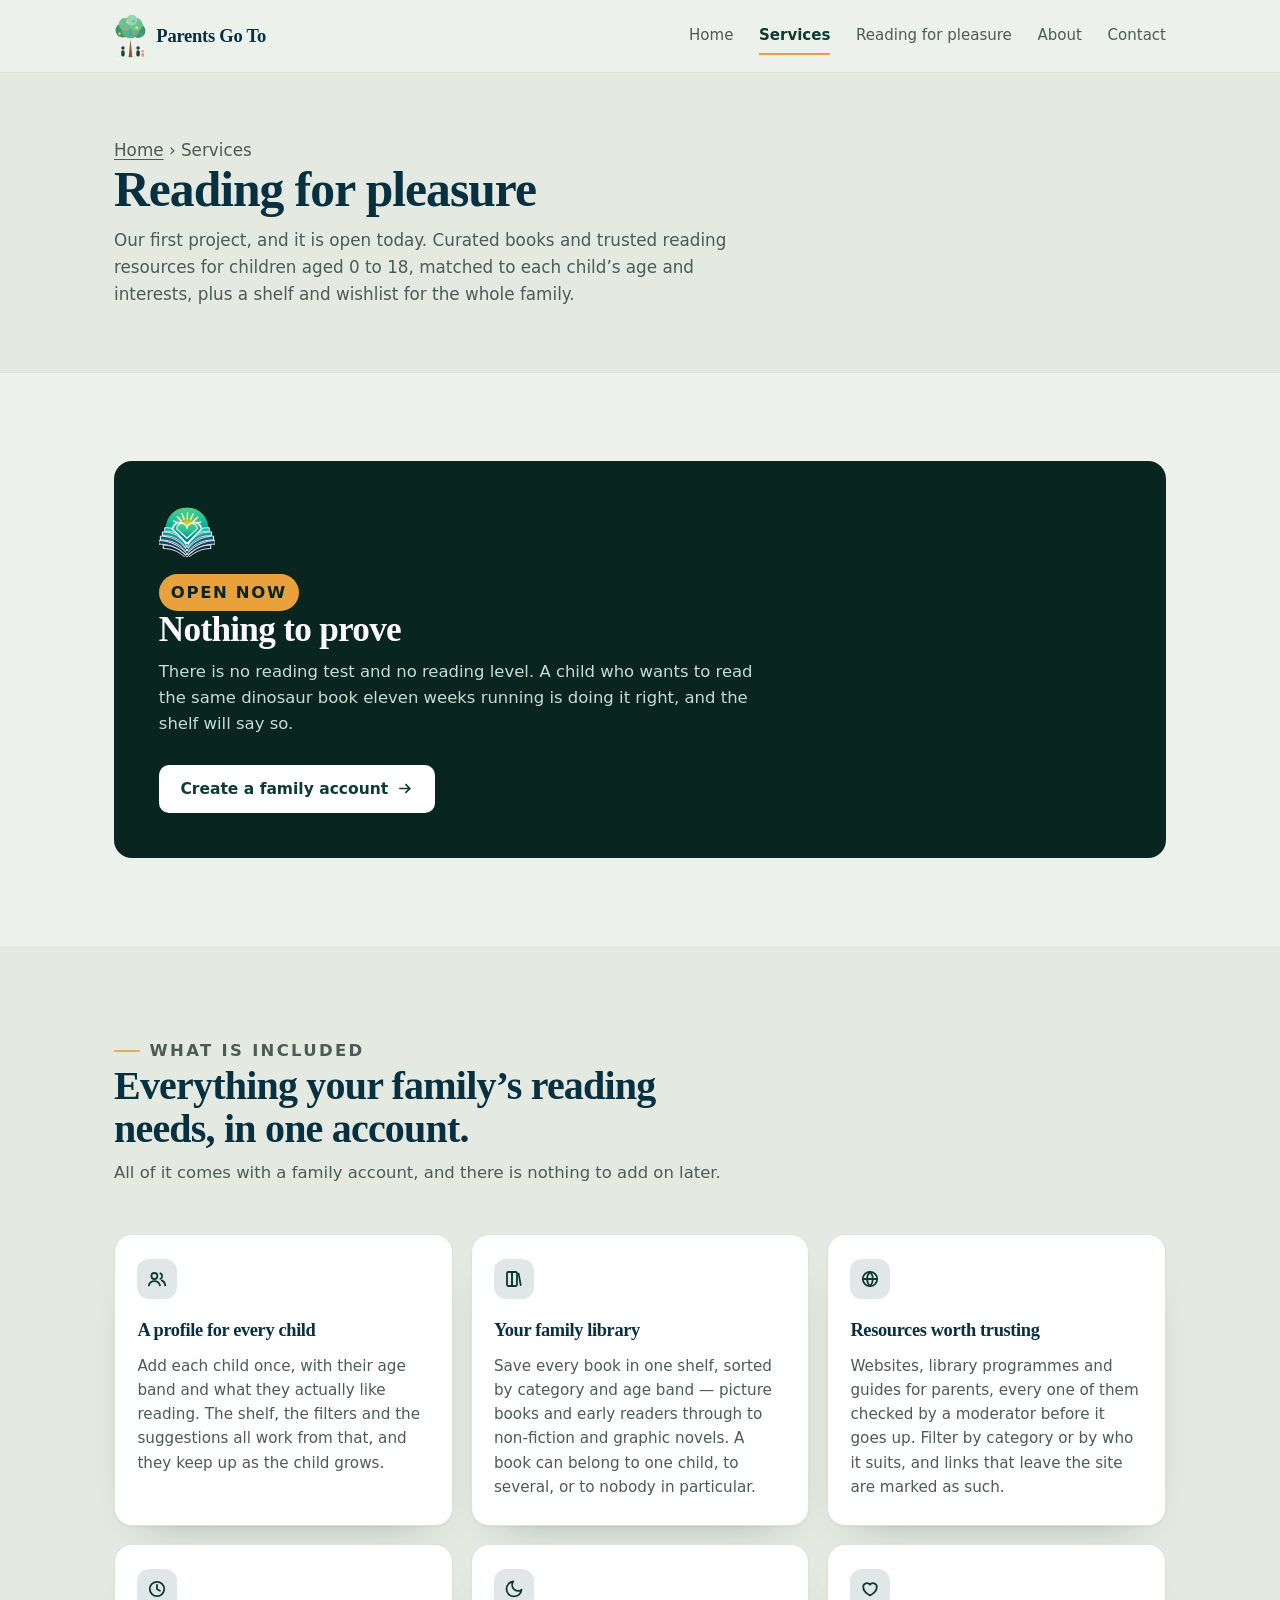
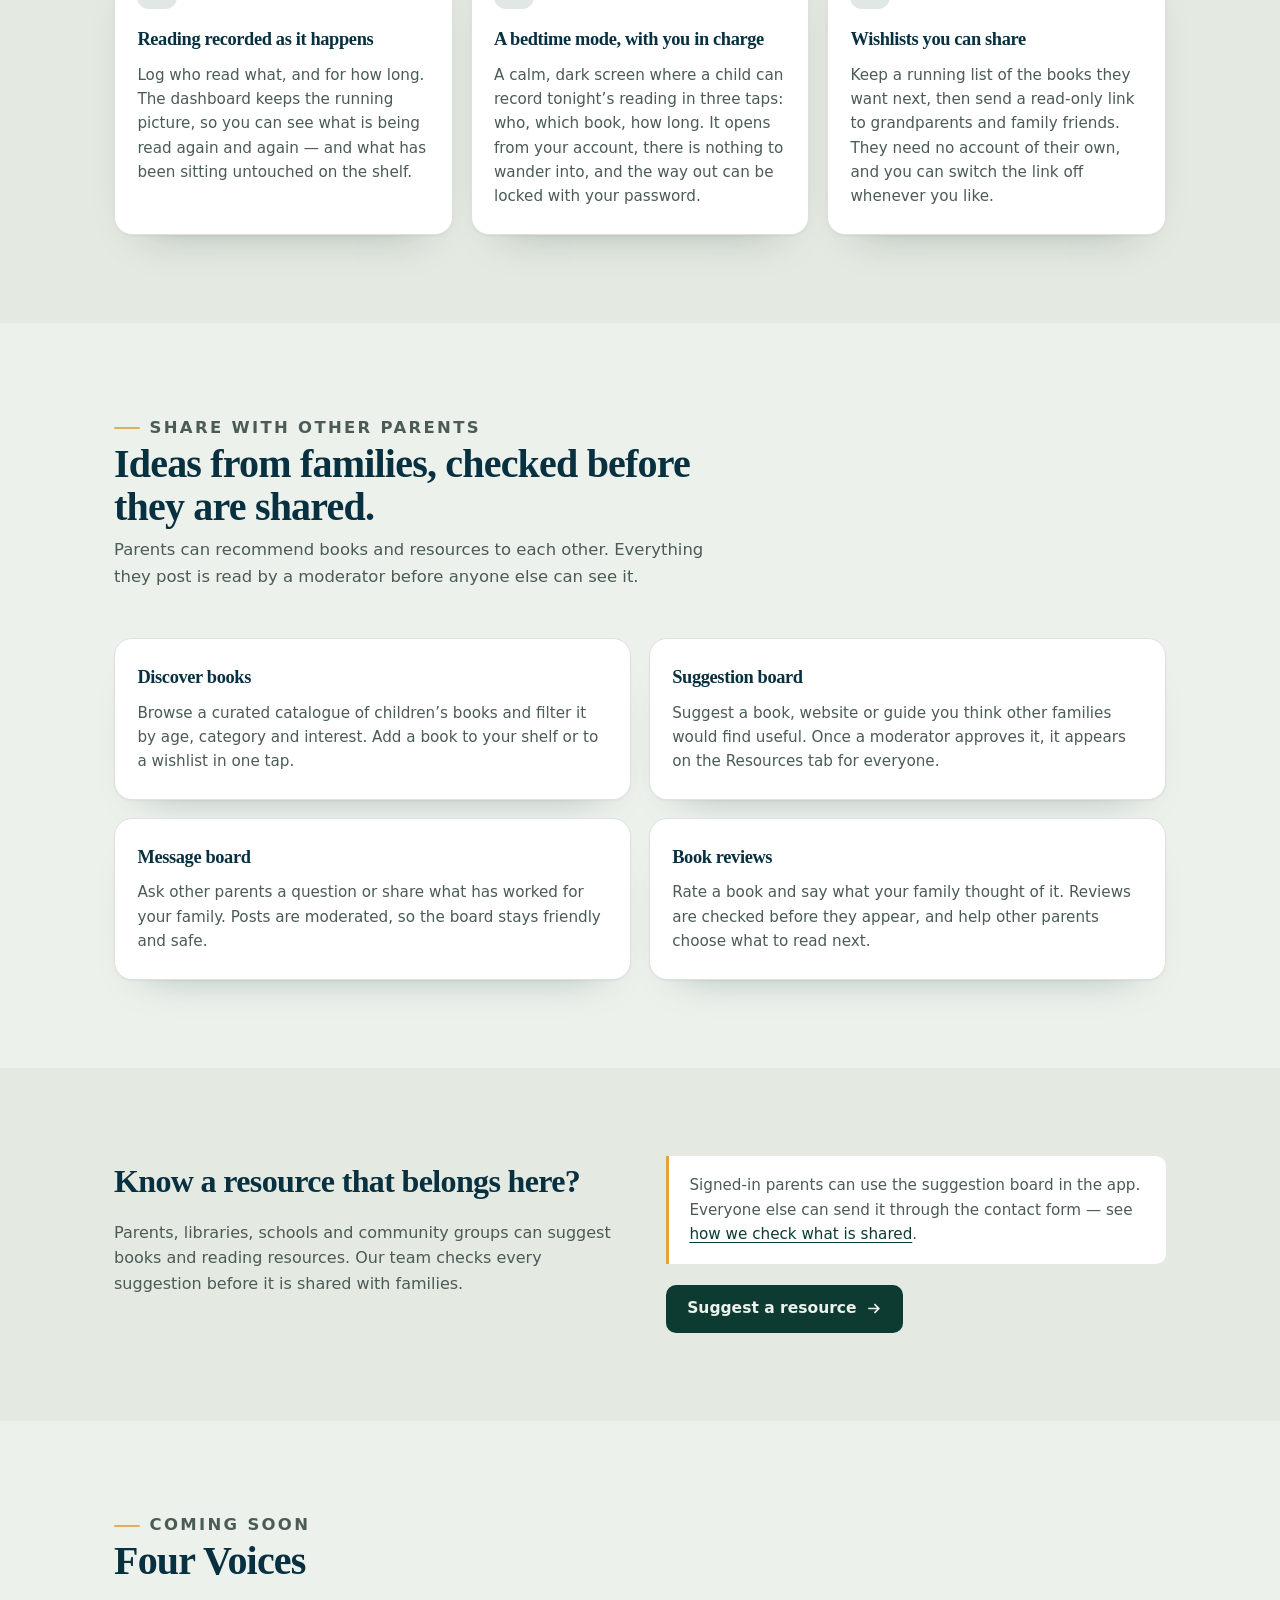
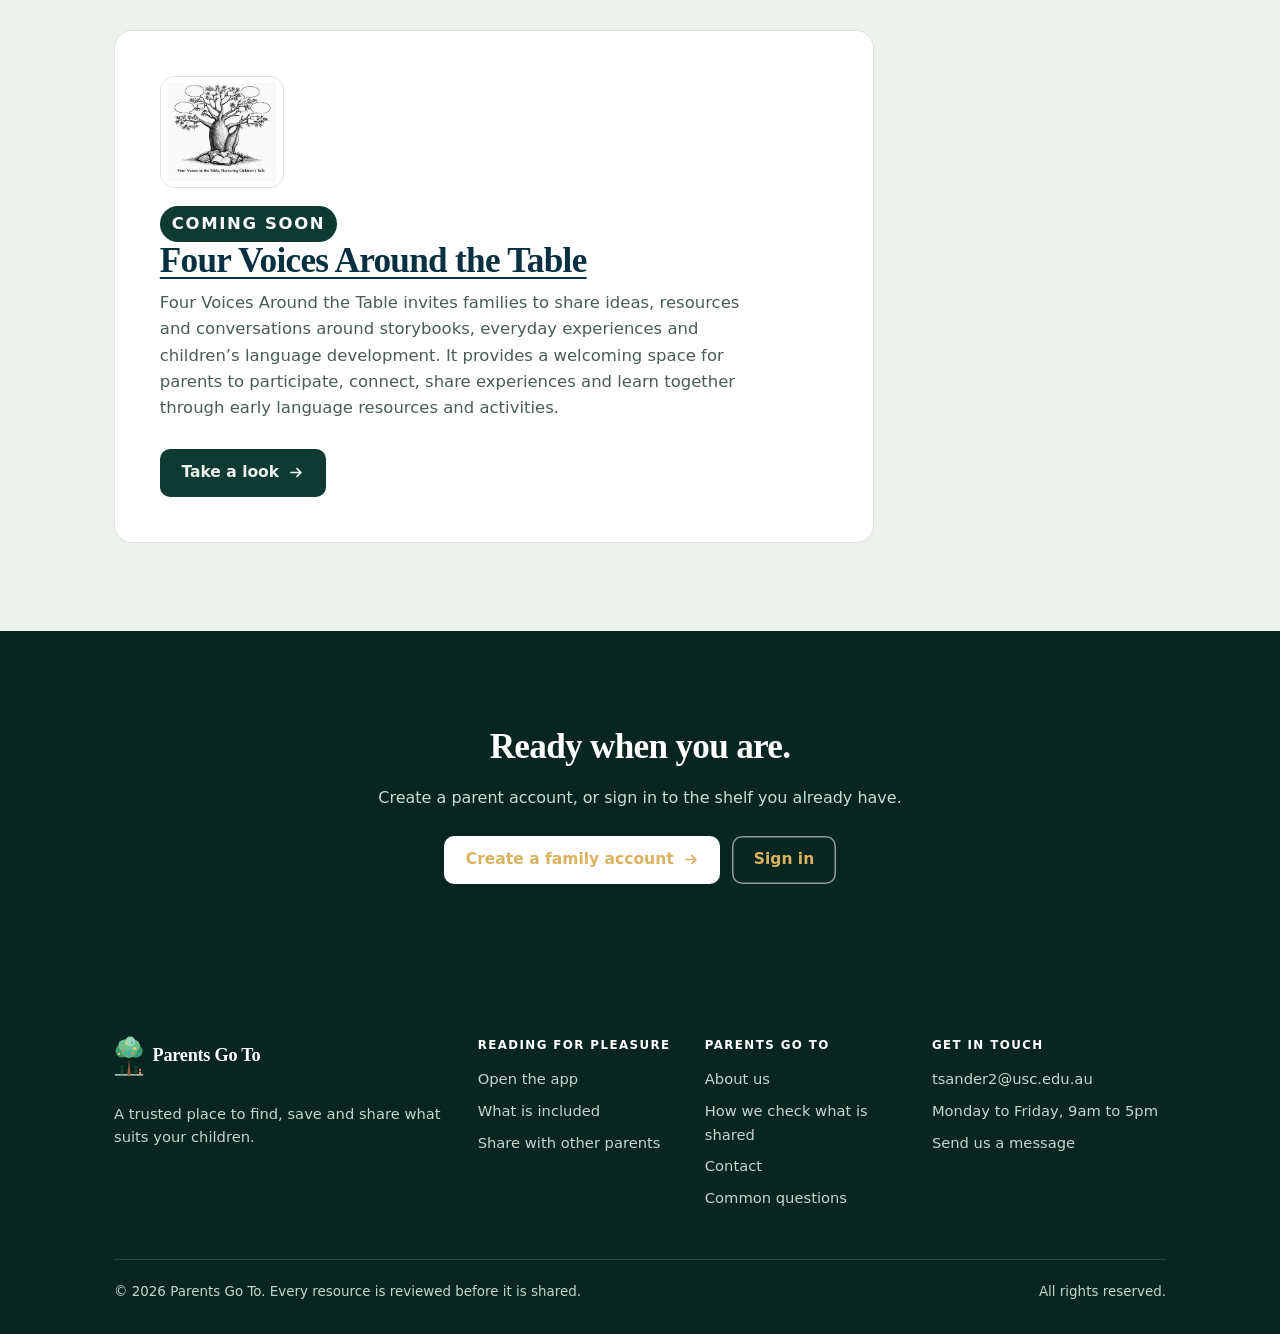
<file: services.html>
<!DOCTYPE html>
<html lang="en-AU">
<head>
<meta charset="utf-8">
<meta http-equiv="Content-Security-Policy" content="default-src 'self'; script-src 'self'; style-src 'self' 'unsafe-inline' https://fonts.googleapis.com; font-src 'self' https://fonts.gstatic.com; img-src 'self' data: blob: https:; connect-src 'self' https://parents-go-to-api.onrender.com http://localhost:5000 http://127.0.0.1:5000; worker-src 'self'; manifest-src 'self'; frame-src 'none'; object-src 'none'; base-uri 'self'; form-action 'self'">
<meta name="viewport" content="width=device-width, initial-scale=1, viewport-fit=cover">
<title>Reading for pleasure &mdash; Parents Go To</title>
<meta name="description" content="What Reading for pleasure includes: curated books, trusted resources, a family shelf, shareable wishlists and a moderated board. Open now.">
<link rel="icon" type="image/svg+xml" href="parents-go-to-mark.svg">
<meta name="theme-color" content="#EDF1EC" media="(prefers-color-scheme: light)">
<meta name="theme-color" content="#101B18" media="(prefers-color-scheme: dark)">
<meta name="color-scheme" content="light dark">
<link rel="preconnect" href="https://fonts.googleapis.com">
<link rel="preconnect" href="https://fonts.gstatic.com" crossorigin>
<link href="https://fonts.googleapis.com/css2?family=Fraunces:opsz,wght@9..144,500;9..144,600;9..144,700&family=Public+Sans:wght@400;500;600;700&display=swap" rel="stylesheet">
<link rel="stylesheet" href="tokens.css">
<link rel="stylesheet" href="site.css">
<link rel="stylesheet" href="reveal.css">
</head>
<body>

<a class="skip" href="#main">Skip to content</a>

<header class="topbar">
  <div class="wrap topbar__inner">
    <a class="brand" href="index.html">
      <img class="brand__mark" src="parents-go-to-mark.svg" alt="" width="33" height="44">
      <span class="brand__text">Parents Go To</span>
    </a>
    <button class="navtoggle" id="navtoggle" type="button" aria-expanded="false" aria-controls="nav">Menu</button>
    <nav class="nav" id="nav" aria-label="Main">
      <a href="index.html">Home</a>
      <a href="services.html">Services</a>
      <a href="reading-for-pleasure.html">Reading for pleasure</a>
      <a href="about.html">About</a>
      <a href="contact.html">Contact</a>
    </nav>
  </div>
</header>

<main id="main">
  <section class="pagehead">
    <div class="wrap">
      <p class="crumb"><a href="index.html">Home</a> &rsaquo; Services</p>
      <h1>Reading for pleasure</h1>
      <p>Our first project, and it is open today. Curated books and trusted reading resources
         for children aged 0 to 18, matched to each child&rsquo;s age and interests, plus a shelf
         and wishlist for the whole family.</p>
    </div>
  </section>

  <section class="section">
    <div class="wrap">
      <div class="feature">
        <img class="feature__mark" src="logo.svg" alt="" width="56" height="51" aria-hidden="true">
        <p class="feature__tag">Open now</p>
        <h3>Nothing to prove</h3>
        <p>
          There is no reading test and no reading level. A child who wants to read the same
          dinosaur book eleven weeks running is doing it right, and the shelf will say so.
        </p>
        <div class="actions">
          <a class="btn btn--light" href="reading-for-pleasure.html">Create a family account <svg class="arrow" width="17" height="17" viewBox="0 0 18 18" fill="none" stroke="currentColor" stroke-width="1.8" aria-hidden="true"><path d="M3.4 9h11M10 4.4 14.6 9 10 13.6"/></svg></a>
        </div>
      </div>
    </div>
  </section>

  <section class="section section--warm" id="included">
    <div class="wrap">
      <div class="sectionhead">
        <p class="eyebrow">What is included</p>
        <h2>Everything your family&rsquo;s reading needs, in one account.</h2>
        <p>All of it comes with a family account, and there is nothing to add on later.</p>
      </div>

      <ul class="cards cards--3">
        <li class="card">
          <span class="card__icon" aria-hidden="true">
            <svg width="20" height="20" viewBox="0 0 20 20" fill="none" stroke="currentColor" stroke-width="1.8" stroke-linecap="round" stroke-linejoin="round"><circle cx="7.4" cy="7" r="3"/><path d="M1.8 16.4a5.8 5.8 0 0 1 11.2 0"/><path d="M13.4 4.3a3 3 0 0 1 0 5.5"/><path d="M14.8 11.4a5.8 5.8 0 0 1 3.4 5"/></svg>
          </span>
          <h3>A profile for every child</h3>
          <p>Add each child once, with their age band and what they actually like reading. The shelf, the filters and the suggestions all work from that, and they keep up as the child grows.</p>
        </li>
        <li class="card">
          <span class="card__icon" aria-hidden="true">
            <svg width="20" height="20" viewBox="0 0 20 20" fill="none" stroke="currentColor" stroke-width="1.8" stroke-linecap="round" stroke-linejoin="round"><path d="M3 4.2A1.2 1.2 0 0 1 4.2 3H8v14H4.2A1.2 1.2 0 0 1 3 15.8Z"/><path d="M8 3h3.8A1.2 1.2 0 0 1 13 4.2v11.6a1.2 1.2 0 0 1-1.2 1.2H8Z"/><path d="m14.6 4.6 2.1 11.4"/></svg>
          </span>
          <h3>Your family library</h3>
          <p>Save every book in one shelf, sorted by category and age band &mdash; picture books and early readers through to non-fiction and graphic novels. A book can belong to one child, to several, or to nobody in particular.</p>
        </li>
        <li class="card">
          <span class="card__icon" aria-hidden="true">
            <svg width="20" height="20" viewBox="0 0 20 20" fill="none" stroke="currentColor" stroke-width="1.8" stroke-linecap="round" stroke-linejoin="round"><circle cx="10" cy="10" r="7.2"/><path d="M2.8 10h14.4"/><path d="M10 2.8c1.9 2 2.9 4.5 2.9 7.2s-1 5.2-2.9 7.2c-1.9-2-2.9-4.5-2.9-7.2s1-5.2 2.9-7.2Z"/></svg>
          </span>
          <h3>Resources worth trusting</h3>
          <p>Websites, library programmes and guides for parents, every one of them checked by a moderator before it goes up. Filter by category or by who it suits, and links that leave the site are marked as such.</p>
        </li>
        <li class="card">
          <span class="card__icon" aria-hidden="true">
            <svg width="20" height="20" viewBox="0 0 20 20" fill="none" stroke="currentColor" stroke-width="1.8" stroke-linecap="round" stroke-linejoin="round"><circle cx="10" cy="10" r="7.2"/><path d="M10 5.9V10l2.9 1.7"/></svg>
          </span>
          <h3>Reading recorded as it happens</h3>
          <p>Log who read what, and for how long. The dashboard keeps the running picture, so you can see what is being read again and again &mdash; and what has been sitting untouched on the shelf.</p>
        </li>
        <li class="card">
          <span class="card__icon" aria-hidden="true">
            <svg width="20" height="20" viewBox="0 0 20 20" fill="none" stroke="currentColor" stroke-width="1.8" stroke-linecap="round" stroke-linejoin="round"><path d="M17.5 10.66A7.5 7.5 0 1 1 9.34 2.5 5.83 5.83 0 0 0 17.5 10.66Z"/></svg>
          </span>
          <h3>A bedtime mode, with you in charge</h3>
          <p>A calm, dark screen where a child can record tonight&rsquo;s reading in three taps: who, which book, how long. It opens from your account, there is nothing to wander into, and the way out can be locked with your password.</p>
        </li>
        <li class="card">
          <span class="card__icon" aria-hidden="true">
            <svg width="20" height="20" viewBox="0 0 20 20" fill="none" stroke="currentColor" stroke-width="1.8" stroke-linecap="round" stroke-linejoin="round"><path d="M10 16.5S3.2 12.6 3.2 7.9A3.7 3.7 0 0 1 10 5.8a3.7 3.7 0 0 1 6.8 2.1c0 4.7-6.8 8.6-6.8 8.6Z"/></svg>
          </span>
          <h3>Wishlists you can share</h3>
          <p>Keep a running list of the books they want next, then send a read-only link to grandparents and family friends. They need no account of their own, and you can switch the link off whenever you like.</p>
        </li>
      </ul>
    </div>
  </section>

  <section class="section" id="community">
    <div class="wrap">
      <div class="sectionhead">
        <p class="eyebrow">Share with other parents</p>
        <h2>Ideas from families, checked before they are shared.</h2>
        <p>Parents can recommend books and resources to each other. Everything they post is
           read by a moderator before anyone else can see it.</p>
      </div>

      <ul class="cards">
        <li class="card">
          <h3>Discover books</h3>
          <p>Browse a curated catalogue of children&rsquo;s books and filter it by age, category
             and interest. Add a book to your shelf or to a wishlist in one tap.</p>
        </li>
        <li class="card">
          <h3>Suggestion board</h3>
          <p>Suggest a book, website or guide you think other families would find useful. Once
             a moderator approves it, it appears on the Resources tab for everyone.</p>
        </li>
        <li class="card">
          <h3>Message board</h3>
          <p>Ask other parents a question or share what has worked for your family. Posts are
             moderated, so the board stays friendly and safe.</p>
        </li>
        <li class="card">
          <h3>Book reviews</h3>
          <p>Rate a book and say what your family thought of it. Reviews are checked before they
             appear, and help other parents choose what to read next.</p>
        </li>
      </ul>
    </div>
  </section>

  <section class="section section--warm" id="suggest">
    <div class="wrap">
      <div class="split">
        <div class="prose">
          <h2>Know a resource that belongs here?</h2>
          <p>
            Parents, libraries, schools and community groups can suggest books and reading
            resources. Our team checks every suggestion before it is shared with families.
          </p>
        </div>
        <div>
          <div class="note">
            Signed-in parents can use the suggestion board in the app. Everyone else can send
            it through the contact form &mdash; see <a href="about.html#checks">how we check what is shared</a>.
          </div>
          <div class="actions" style="margin-top:1.3rem;">
            <a class="btn" href="contact.html">Suggest a resource <svg class="arrow" width="17" height="17" viewBox="0 0 18 18" fill="none" stroke="currentColor" stroke-width="1.8" aria-hidden="true"><path d="M3.4 9h11M10 4.4 14.6 9 10 13.6"/></svg></a>
          </div>
        </div>
      </div>
    </div>
  </section>

  <section class="section" id="four-voices">
    <div class="wrap">
      <div class="sectionhead">
        <p class="eyebrow">Coming soon</p>
        <h2>Four Voices</h2>
      </div>

      <div class="offers offers--one">
        <div class="feature offer offer--soon" data-href="four-voices.html">
          <span class="offer__logo">
            <img src="four-voices-logo.jpg" alt="" width="669" height="605" loading="lazy" decoding="async">
          </span>
          <p class="feature__tag feature__tag--soon">Coming soon</p>
          <h3><a href="four-voices.html">Four Voices Around the Table</a></h3>
          <p>
            Four Voices Around the Table invites families to share ideas, resources and
            conversations around storybooks, everyday experiences and children&rsquo;s language
            development. It provides a welcoming space for parents to participate, connect,
            share experiences and learn together through early language resources and
            activities.
          </p>
          <div class="actions">
            <a class="btn" href="four-voices.html">Take a look <svg class="arrow" width="17" height="17" viewBox="0 0 18 18" fill="none" stroke="currentColor" stroke-width="1.8" aria-hidden="true"><path d="M3.4 9h11M10 4.4 14.6 9 10 13.6"/></svg></a>
          </div>
        </div>
      </div>
    </div>
  </section>

  <section class="section section--pine">
    <div class="narrow" style="text-align:center;">
      <h2 style="font-size:clamp(1.5rem,4vw,2.2rem); margin:0 0 .6rem;">Ready when you are.</h2>
      <p style="margin:0 0 1.6rem;">Create a parent account, or sign in to the shelf you already have.</p>
      <div class="actions centre">
        <a class="btn btn--light" href="reading-for-pleasure.html">Create a family account <svg class="arrow" width="17" height="17" viewBox="0 0 18 18" fill="none" stroke="currentColor" stroke-width="1.8" aria-hidden="true"><path d="M3.4 9h11M10 4.4 14.6 9 10 13.6"/></svg></a>
        <a class="btn btn--onpine" href="reading-for-pleasure.html#signin">Sign in</a>
      </div>
    </div>
  </section>
</main>

<footer class="sitefoot">
  <div class="wrap">
    <div class="footgrid">
      <div>
        <p class="footbrand">
          <img class="brand__mark" src="parents-go-to-mark.svg" alt="" width="30" height="40">
          <span>Parents Go To</span>
        </p>
        <p>A trusted place to find, save and share what suits your children.</p>
      </div>
      <div>
        <h4>Reading for pleasure</h4>
        <ul>
          <li><a href="reading-for-pleasure.html">Open the app</a></li>
          <li><a href="reading-for-pleasure.html#included">What is included</a></li>
          <li><a href="services.html#community">Share with other parents</a></li>
        </ul>
      </div>
      <div>
        <h4>Parents Go To</h4>
        <ul>
          <li><a href="about.html">About us</a></li>
          <li><a href="about.html#checks">How we check what is shared</a></li>
          <li><a href="contact.html">Contact</a></li>
          <li><a href="contact.html#questions">Common questions</a></li>
        </ul>
      </div>
      <div>
        <h4>Get in touch</h4>
        <ul>
          <li><a href="mailto:tsander2@usc.edu.au">tsander2@usc.edu.au</a></li>
          <li>Monday to Friday, 9am to 5pm</li>
          <li><a href="contact.html">Send us a message</a></li>
        </ul>
      </div>
    </div>

    <div class="footbase">
      <span>&copy; <span class="year">2026</span> Parents Go To. Every resource is reviewed before it is shared.</span>
      <span>All rights reserved.</span>
    </div>
  </div>
</footer>

<script src="site.js"></script>
<script src="back.js"></script>
<script src="reveal.js"></script>

</body>
</html>
</file>
<file: site.css>
:root {
  --pine:       #0D3B32;
  --pine-700:   #17564A;
  --pine-900:   #08251F;
  --moss:       #2C6B4F;

  --marigold:   #E9A13B;
  --gilt:       #D9B25E;
  --sea:        #01A79A;
  --flag:       #B3402E;

  --paper:      #EDF1EC;
  --paper-warm: #E4E9E1;
  --card:       #FFFFFF;

  --ink:        #13221E;
  --ink-60:     #4B5B55;
  --line:       #7A8580;
  --line-soft:  #DCE3DE;
  --brand-ink:  #073041;

  --display: "Fraunces", "Iowan Old Style", Georgia, serif;
  --body: "Public Sans", system-ui, -apple-system, "Segoe UI", sans-serif;

  --r-sm: 6px;
  --r-md: 10px;
  --r-lg: 18px;

  --ease-out: cubic-bezier(.2,.8,.25,1);

  --gutter: clamp(1.25rem, 5vw, 4rem);
  --measure: 1180px;
}

@media (prefers-color-scheme: dark) {
  :root {
    --pine:       #79D8B8;
    --pine-700:   #9BE8CE;
    --pine-900:   #05100E;
    --moss:       #74D3A0;

    --marigold:   #F0B45C;
    --gilt:       #E0C177;
    --sea:        #4FD8CA;
    --flag:       #F0897A;

    --paper:      #101B18;
    --paper-warm: #16241F;
    --card:       #1A2A25;

    --ink:        #E9EFEB;
    --ink-60:     #A6B7B0;
    --line:       #5A6B65;
    --line-soft:  #2C3E37;
    --brand-ink:  #CFEDE4;

    color-scheme: dark;
  }
}

*, *::before, *::after { box-sizing: border-box; }

html { scroll-behavior: smooth; }

body {
  margin: 0;
  background: var(--paper);
  color: var(--ink);
  font-family: var(--body);
  font-size: 16px;
  line-height: 1.6;
  -webkit-font-smoothing: antialiased;
  overflow-x: hidden;
}

img, svg { max-width: 100%; }

a { color: var(--pine); text-underline-offset: 3px; }

h1, h2, h3, h4 {
  font-family: var(--display);
  font-weight: 600;
  letter-spacing: -.02em;
  color: var(--brand-ink);
}

:focus-visible {
  outline: 2px solid var(--pine);
  outline-offset: 3px;
  border-radius: var(--r-sm);
}

.vh {
  position: absolute; width: 1px; height: 1px; margin: -1px;
  padding: 0; overflow: hidden; clip: rect(0 0 0 0);
  white-space: nowrap; border: 0;
}

.skip {
  position: fixed; left: 12px; top: -70px; z-index: 200;
  background: var(--pine); color: var(--paper);
  padding: .7rem 1.1rem; border-radius: var(--r-sm);
  font-weight: 600; text-decoration: none;
  transition: top .2s var(--ease-out);
}
.skip:focus { top: 12px; }

.wrap { width: min(var(--measure), 100%); margin-inline: auto; padding-inline: var(--gutter); }
.narrow { width: min(720px, 100%); margin-inline: auto; padding-inline: var(--gutter); }

.topbar {
  position: sticky; top: 0; z-index: 100;
  background: var(--paper);
  border-bottom: 1px solid var(--line-soft);
}
@supports (backdrop-filter: blur(10px)) {
  .topbar {
    background: color-mix(in srgb, var(--paper) 90%, transparent);
    backdrop-filter: blur(10px);
  }
}
.topbar__inner {
  display: flex; align-items: center; justify-content: space-between;
  gap: 1rem; min-height: 72px; flex-wrap: wrap;
}

.brand { display: inline-flex; align-items: center; gap: .6rem; text-decoration: none; }
.brand__mark { width: auto; height: 44px; flex: none; display: block; }
.footbrand .brand__mark { height: 40px; }
.brand__text {
  display: block;
  font-family: var(--display); font-weight: 700; font-size: 1.16rem;
  line-height: 1.02; letter-spacing: -.014em;
  color: var(--brand-ink);
}

.nav { display: flex; align-items: center; gap: 1.6rem; flex-wrap: wrap; }
.nav a {
  font-size: .94rem; font-weight: 500;
  color: var(--ink-60); text-decoration: none;
  padding: .35rem 0;
  border-bottom: 2px solid transparent;
  transition: color .2s var(--ease-out), border-color .2s var(--ease-out);
}
.nav a:hover { color: var(--pine); border-bottom-color: var(--gilt); }
.nav a[aria-current="page"] { color: var(--pine); font-weight: 700; border-bottom-color: var(--marigold); }

.navtoggle {
  display: none;
  font: inherit; font-size: .9rem; font-weight: 600;
  min-height: 44px; padding: 0 1rem;
  background: transparent; color: var(--pine);
  border: 0; box-shadow: inset 0 0 0 1.5px var(--line);
  border-radius: var(--r-md);
  cursor: pointer;
}

@media (max-width: 820px) {
  .navtoggle { display: block; }
  .nav {
    display: none;
    width: 100%;
    flex-direction: column; align-items: stretch; gap: 0;
    padding-bottom: .6rem;
  }
  .nav.open { display: flex; }
  .nav a {
    padding: .8rem 0 .8rem .6rem;
    border-bottom: 1px solid var(--line-soft);
    border-left: 3px solid transparent;
  }
  .nav a[aria-current="page"] {
    border-bottom-color: var(--line-soft);
    border-left-color: var(--marigold);
  }
}

.section { padding: clamp(3rem, 8vw, 5.5rem) 0; }
.section--warm { background: var(--paper-warm); }
.section--pine { background: var(--pine-900); color: #C6DED2; }
.section--pine h2, .section--pine h3 { color: #fff; }
.section--pine a { color: var(--gilt); }

.eyebrow {
  display: inline-flex; align-items: center; gap: .6rem;
  margin: 0 0 1.15rem;
  font-family: var(--body);
  font-size: .74rem; font-weight: 700; letter-spacing: .14em;
  text-transform: uppercase; color: var(--pine);
}
.eyebrow::before { content: ""; width: 26px; height: 2px; background: var(--gilt); border-radius: 2px; }
.section--pine .eyebrow { color: var(--gilt); }
.section--pine .eyebrow::before { background: var(--marigold); }

.sectionhead { max-width: 62ch; margin-bottom: clamp(2rem, 5vw, 3rem); }
.sectionhead.centre { margin-inline: auto; text-align: center; }
.sectionhead.centre .eyebrow { justify-content: center; }
.sectionhead.centre .eyebrow::after {
  content: ""; width: 26px; height: 2px; background: var(--gilt); border-radius: 2px;
}
.sectionhead h2 { font-size: clamp(1.7rem, 4vw, 2.5rem); line-height: 1.08; margin: 0 0 .6rem; }
.sectionhead p { margin: 0; color: var(--ink-60); font-size: 1.03rem; }
.section--pine .sectionhead p { color: #C6DED2; }

.btn {
  position: relative; overflow: hidden;
  display: inline-flex; align-items: center; justify-content: center; gap: .5rem;
  min-height: 48px; padding: 0 1.35rem;
  font-family: var(--body); font-size: .97rem; font-weight: 600;
  border: 0; border-radius: var(--r-md);
  background: var(--pine); color: var(--paper);
  text-decoration: none; cursor: pointer; white-space: nowrap;
  transition: background .2s var(--ease-out), color .2s var(--ease-out),
              transform .12s var(--ease-out), box-shadow .2s var(--ease-out);
}
.btn:active { transform: translateY(1px); }
.btn:hover { background: var(--pine-700); }
.btn::after {
  content: ""; position: absolute; left: 0; bottom: 0; height: 3px; width: 100%;
  background: var(--marigold);
  transform: scaleX(0); transform-origin: left;
  transition: transform .4s var(--ease-out);
}
.btn:hover::after { transform: scaleX(1); }
.btn .arrow { transition: transform .26s var(--ease-out); }
.btn:hover .arrow { transform: translateX(3px); }

.btn--ghost {
  background: transparent; color: var(--pine);
  box-shadow: inset 0 0 0 1.5px var(--line);
}
.btn--ghost:hover { background: transparent; box-shadow: inset 0 0 0 1.5px var(--pine); }
.btn--ghost::after { display: none; }

.btn--light { background: var(--card); color: var(--pine); }
.btn--light:hover { background: var(--card); }

.btn--onpine { background: transparent; color: #fff; box-shadow: inset 0 0 0 1.5px rgba(255,255,255,.55); }
.btn--onpine:hover { background: rgba(255,255,255,.12); box-shadow: inset 0 0 0 1.5px #fff; }
.btn--onpine::after { display: none; }

.btn--lg { min-height: 54px; padding: 0 1.7rem; font-size: 1.02rem; }

.actions { display: flex; flex-wrap: wrap; gap: .75rem; }
.actions.centre { justify-content: center; }

.hero {
  position: relative;
  padding: clamp(3rem, 8vw, 5rem) 0 clamp(3rem, 7vw, 4.5rem);
  overflow: hidden;
}
.hero__sky {
  position: absolute; left: 50%; top: -4%;
  width: min(1060px, 132vw); height: auto;
  transform: translateX(-50%);
  z-index: 0; pointer-events: none;
  opacity: .34;
  -webkit-mask-image: linear-gradient(180deg, #000 20%, rgba(0,0,0,.34) 54%, transparent 80%);
          mask-image: linear-gradient(180deg, #000 20%, rgba(0,0,0,.34) 54%, transparent 80%);
}
.hero__glow {
  position: absolute; left: 50%; top: 3%;
  width: min(900px, 124vw); height: min(500px, 68vw);
  transform: translateX(-50%);
  z-index: 0; pointer-events: none;
  background: radial-gradient(closest-side at 50% 76%,
              rgba(246,200,1,.32) 0%,
              rgba(233,161,59,.17) 44%,
              rgba(233,161,59,0) 72%);
}
.hero__haze {
  position: absolute; inset: 0; z-index: 1; pointer-events: none;
  background: radial-gradient(56% 50% at 50% 42%,
              rgba(237,241,236,.96) 0%,
              rgba(237,241,236,.78) 44%,
              rgba(237,241,236,0) 80%);
}
@media (prefers-color-scheme: dark) {
  .hero__haze {
    background: radial-gradient(56% 50% at 50% 42%,
                rgba(16,27,24,.96) 0%,
                rgba(16,27,24,.78) 44%,
                rgba(16,27,24,0) 80%);
  }
}

.hero__inner { position: relative; z-index: 2; text-align: center; }

.hero__logo { width: clamp(240px, 38vw, 360px); height: auto; display: block; margin: 0 auto 1.3rem; }
.hero__title {
  margin: 0;
  font-family: var(--display); font-weight: 600;
  font-size: clamp(2.3rem, 6.2vw, 4.15rem);
  line-height: 1.03; letter-spacing: -.032em;
}
.hero__lede {
  max-width: 54ch; margin: 1.3rem auto 0;
  font-size: clamp(1.03rem, 1.6vw, 1.16rem);
  color: var(--ink-60);
}
.hero .actions { margin-top: 2.1rem; }
.hero__note { margin: 1.6rem 0 0; font-size: .89rem; color: var(--ink-60); }

.feature {
  position: relative; overflow: hidden;
  background: var(--pine-900);
  border-radius: var(--r-lg);
  padding: clamp(1.7rem, 4vw, 2.8rem);
  color: #C6DED2;
}
.feature__mark { width: 56px; height: auto; display: block; margin-bottom: 1.1rem; }
.feature h3 { margin: 0 0 .6rem; font-size: clamp(1.6rem, 4vw, 2.2rem); line-height: 1.08; color: #fff; }
.feature h3 a { color: #fff; text-decoration-thickness: 2px; text-underline-offset: 5px; }
.feature p { margin: 0; max-width: 58ch; font-size: 1.03rem; color: #C6DED2; }
.feature .actions { margin-top: 1.7rem; }
.feature__grid { display: grid; gap: clamp(1.6rem, 4vw, 3rem); grid-template-columns: minmax(0,1fr); }
@media (min-width: 900px) { .feature__grid { grid-template-columns: minmax(0,1.35fr) minmax(0,1fr); align-items: start; } }

.feature__list { list-style: none; margin: 0; padding: 0; }
.feature__list li {
  padding: .8rem 0;
  border-top: 1px solid rgba(255,255,255,.16);
  display: flex; justify-content: space-between; gap: 1rem;
  font-size: .95rem;
}
.feature__list li:first-child { border-top: 0; padding-top: 0; }
.feature__list b { color: #fff; font-weight: 600; }
.feature__list span { color: var(--gilt); white-space: nowrap; font-size: .88rem; }
.feature__listhead {
  margin: 0 0 .9rem;
  font-family: var(--body);
  font-size: .74rem; font-weight: 700; letter-spacing: .12em; text-transform: uppercase;
  color: var(--gilt);
}

.feature__tag {
  display: inline-flex; align-items: center; gap: .45rem;
  margin-bottom: 1.1rem;
  font-size: .74rem; font-weight: 700; letter-spacing: .1em; text-transform: uppercase;
  color: #08251F; background: var(--marigold);
  padding: .32rem .75rem; border-radius: 999px;
}

.offers { display: grid; gap: clamp(1.1rem, 2.6vw, 1.6rem); grid-template-columns: minmax(0,1fr); }
@media (min-width: 820px) { .offers { grid-template-columns: repeat(2, minmax(0,1fr)); } }
@media (min-width: 820px) { .offers--one { grid-template-columns: minmax(0,1fr); max-width: 760px; } }
.offer {
  display: flex; flex-direction: column; align-items: flex-start;
  transition: transform .3s var(--ease-out), box-shadow .3s var(--ease-out);
}
.offer .actions { margin-top: auto; padding-top: 1.7rem; }
.offer:hover { transform: translateY(-4px); box-shadow: 0 28px 50px -30px rgba(13,59,50,.55); }
.offer:focus-within { box-shadow: 0 0 0 3px var(--marigold); }
.offer h3 a { overflow-wrap: anywhere; }

.offer--soon {
  background: var(--card);
  border: 1px solid var(--line-soft);
  color: var(--ink-60);
}
.offer--soon h3, .offer--soon h3 a { color: var(--brand-ink); }
.offer--soon p { color: var(--ink-60); }
.offer__logo {
  display: block;
  width: clamp(96px, 22vw, 124px); aspect-ratio: 669 / 605;
  margin-bottom: 1.1rem;
  padding: 6px;
  background: #fff;
  border: 1px solid var(--line-soft);
  border-radius: 14px;
  overflow: hidden;
}
.offer__logo img { display: block; width: 100%; height: 100%; object-fit: contain; }
.feature .feature__tag { color: #08251F; }
.feature__tag--soon,
.feature .feature__tag--soon { color: #fff; background: var(--pine); }
@media (prefers-color-scheme: dark) {
  .feature__tag--soon,
  .feature .feature__tag--soon { color: #06201B; }
}
@media (hover: none) { .offer:hover { transform: none; } }

.soon {
  display: grid; align-items: center; grid-template-columns: minmax(0, 1fr);
  min-height: calc(100vh - 72px);
  min-height: calc(100svh - 72px);
  padding: clamp(2rem, 6vw, 4.5rem) 0 clamp(3rem, 8vw, 5.5rem);
  background:
    radial-gradient(60rem 30rem at 50% 0%, rgba(233,161,59,.14), transparent 70%),
    var(--paper);
}
.soon__inner { text-align: center; }
.soon .crumb { text-align: left; }
.soon__logo {
  display: block;
  width: clamp(200px, 58vw, 340px); aspect-ratio: 669 / 605;
  margin: 0 auto clamp(1.4rem, 4vw, 2rem);
  padding: clamp(8px, 1.6vw, 14px);
  background: #fff;
  border: 1px solid var(--line-soft);
  border-radius: clamp(18px, 3vw, 26px);
  box-shadow: 0 1px 2px rgba(19,34,30,.06), 0 30px 60px -36px rgba(13,59,50,.45);
  overflow: hidden;
  animation: soon-in .7s var(--ease-out) both;
}
.soon__logo img { display: block; width: 100%; height: 100%; object-fit: contain; }
.soon .feature__tag { margin-bottom: .9rem; }
.soon h1 {
  margin: 0 0 .8rem;
  font-size: clamp(2.3rem, 7vw, 3.8rem); line-height: 1.02; letter-spacing: -.02em;
  color: var(--brand-ink);
}
.soon__lede { margin: 0 auto; max-width: 52ch; font-size: clamp(1rem, 2.2vw, 1.1rem); color: var(--ink-60); }
.soon__actions { margin-top: clamp(1.6rem, 4vw, 2.2rem); }
@media (max-width: 520px) {
  .soon__actions .btn { flex: 1 1 100%; }
}
@keyframes soon-in { from { opacity: 0; transform: translateY(14px) scale(.97); } }

.cards { list-style: none; margin: 0; padding: 0; display: grid; gap: 1.1rem; grid-template-columns: minmax(0,1fr); }
@media (min-width: 680px) { .cards { grid-template-columns: repeat(2, minmax(0,1fr)); } }
@media (min-width: 1000px) { .cards--3 { grid-template-columns: repeat(3, minmax(0,1fr)); } }

.card {
  background: var(--card);
  border: 1px solid var(--line-soft);
  border-radius: var(--r-lg);
  padding: 1.5rem 1.4rem 1.6rem;
  box-shadow: 0 1px 2px rgba(19,34,30,.05), 0 22px 44px -32px rgba(13,59,50,.4);
}
.card h3 { margin: 0 0 .5rem; font-size: 1.15rem; }
.card p { margin: 0; font-size: .95rem; color: var(--ink-60); }
.card__icon {
  display: grid; place-items: center;
  width: 40px; height: 40px; margin-bottom: 1.05rem;
  border-radius: 12px;
  background: rgba(13,59,50,.09);
  color: var(--pine);
}
@supports (background: color-mix(in srgb, red 10%, transparent)) {
  .card__icon { background: color-mix(in srgb, var(--pine) 12%, transparent); }
}

.points { list-style: none; margin: 0; padding: 0; display: grid; gap: 1.6rem 2.2rem; grid-template-columns: minmax(0,1fr); }
@media (min-width: 760px) { .points { grid-template-columns: repeat(3, minmax(0,1fr)); } .points--2 { grid-template-columns: repeat(2, minmax(0,1fr)); } }
.points h3 { margin: 0 0 .3rem; font-size: 1.08rem; color: #fff; }
.points p { margin: 0; font-size: .94rem; color: #C6DED2; }

.steps { list-style: none; margin: 0; padding: 0; display: grid; gap: 1.8rem; counter-reset: step; }
@media (min-width: 780px) { .steps--3 { grid-template-columns: repeat(3, minmax(0,1fr)); } }
.steps li { counter-increment: step; border-top: 2px solid var(--pine); padding-top: .9rem; max-width: 44ch; }
.steps li::before {
  content: counter(step);
  display: block; margin-bottom: .2rem;
  font-family: var(--display); font-weight: 700; font-size: 1.5rem;
  color: var(--pine);
}
.steps h3 { margin: 0 0 .35rem; font-size: 1.08rem; }
.steps p { margin: 0; font-size: .95rem; color: var(--ink-60); }

.prose { max-width: 68ch; }
.prose p { margin: 0 0 1.1rem; color: var(--ink-60); }
.prose h2 { font-size: clamp(1.5rem, 3.5vw, 2rem); margin: 0 0 .8rem; }
.prose h3 { font-size: 1.18rem; margin: 2rem 0 .5rem; }
.prose ul { margin: 0 0 1.1rem; padding-left: 1.15rem; color: var(--ink-60); }
.prose li { margin-bottom: .4rem; }

.checklist { list-style: none; margin: 0; padding: 0; }
.checklist li { position: relative; padding-left: 1.7rem; margin-bottom: .6rem; font-size: .96rem; color: var(--ink-60); }
.checklist li::before {
  content: ""; position: absolute; left: 0; top: .55em;
  width: 9px; height: 9px; border-radius: 50%;
  background: var(--sea);
}

.quote {
  margin: 0;
  font-family: var(--display); font-weight: 500;
  font-size: clamp(1.25rem, 3.2vw, 1.75rem);
  line-height: 1.35; letter-spacing: -.02em;
  color: var(--brand-ink);
}
.quote__by { margin: 1.3rem 0 0; font-size: .9rem; color: var(--ink-60); }

.note {
  background: var(--card);
  border-left: 3px solid var(--marigold);
  border-radius: 0 var(--r-md) var(--r-md) 0;
  padding: 1.1rem 1.3rem;
  font-size: .95rem;
  color: var(--ink-60);
}
.note b { color: var(--ink); }

.pagehead {
  background: var(--paper-warm);
  border-bottom: 1px solid var(--line-soft);
  padding: clamp(2.5rem, 6vw, 4rem) 0;
}
.pagehead h1 { font-size: clamp(2rem, 5.5vw, 3.1rem); line-height: 1.05; margin: 0 0 .7rem; }
.pagehead p { margin: 0; max-width: 62ch; color: var(--ink-60); font-size: 1.05rem; }
.crumb { margin: 0 0 1rem; font-size: .86rem; color: var(--ink-60); }
.crumb a { color: var(--ink-60); }

label { display: block; font-weight: 600; font-size: .9rem; margin-bottom: .35rem; color: var(--ink); }
input, select, textarea {
  font: inherit;
  width: 100%;
  min-height: 48px;
  padding: .7rem .85rem;
  color: var(--ink);
  background: var(--paper);
  border: 0; box-shadow: inset 0 0 0 1.5px var(--line-soft);
  border-radius: var(--r-md);
  margin-bottom: 1.1rem;
}
input:focus, select:focus, textarea:focus { box-shadow: inset 0 0 0 1.5px var(--pine); }
textarea { min-height: 8rem; resize: vertical; }
.section--pine label { color: #fff; }

.result { margin: .9rem 0 0; font-size: .94rem; min-height: 1.4rem; font-weight: 500; color: var(--pine); }
.result.error { color: var(--flag); }
.section--pine .result { color: var(--gilt); }
.section--pine .result.error { color: #F0897A; }

.formcard {
  background: var(--card);
  border: 1px solid var(--line-soft);
  border-radius: var(--r-lg);
  padding: clamp(1.4rem, 3vw, 2rem);
  box-shadow: 0 1px 2px rgba(19,34,30,.05), 0 22px 44px -32px rgba(13,59,50,.4);
}
.formcard h2 { margin: 0 0 .4rem; font-size: 1.4rem; }

.details { list-style: none; margin: 0 0 2rem; padding: 0; }
.details li {
  display: flex; gap: .9rem; align-items: flex-start;
  padding: .95rem 0;
  border-bottom: 1px solid var(--line-soft);
}
.details .ico { color: var(--pine); flex: none; margin-top: .15rem; }
.details b {
  display: block;
  font-size: .74rem; font-weight: 700; letter-spacing: .12em; text-transform: uppercase;
  color: var(--ink-60);
  margin-bottom: .1rem;
}

details { border-bottom: 1px solid var(--line-soft); padding: 1rem 0; }
summary { cursor: pointer; font-weight: 600; color: var(--ink); }
summary::marker { color: var(--gilt); }
details p { margin: .7rem 0 0; color: var(--ink-60); font-size: .96rem; max-width: 64ch; }

.split { display: grid; gap: clamp(1.6rem, 4vw, 3.2rem); grid-template-columns: minmax(0,1fr); align-items: start; }
@media (min-width: 860px) { .split { grid-template-columns: minmax(0,1fr) minmax(0,1fr); } }

.sitefoot {
  background: var(--pine-900); color: #C3D6CC;
  padding: clamp(2.8rem, 6vw, 4rem) 0 2rem;
  font-size: .92rem;
}
.sitefoot h4 {
  font-family: var(--body);
  font-size: .74rem; font-weight: 700; letter-spacing: .12em; text-transform: uppercase;
  margin: 0 0 .8rem; color: #fff;
}
.sitefoot a { color: #C3D6CC; text-decoration: none; }
.sitefoot a:hover { color: var(--marigold); text-decoration: underline; }
.footgrid { display: grid; gap: 2rem; grid-template-columns: minmax(0,1fr); }
@media (min-width: 720px) { .footgrid { grid-template-columns: 1.7fr 1fr 1fr 1.2fr; } }
.footgrid ul { list-style: none; margin: 0; padding: 0; }
.footgrid li { margin-bottom: .5rem; }
.footbrand { display: inline-flex; align-items: center; gap: .55rem; margin: 0 0 .7rem; }
.footbrand span {
  font-family: var(--display); font-weight: 700; font-size: 1.14rem;
  color: #fff; letter-spacing: -.014em;
}
.footbase {
  margin-top: 2.6rem; padding-top: 1.3rem;
  border-top: 1px solid rgba(255,255,255,.14);
  display: flex; flex-wrap: wrap; gap: .6rem 2rem;
  justify-content: space-between;
  font-size: .84rem;
}

@media (prefers-reduced-motion: reduce) {
  html { scroll-behavior: auto; }
  *, *::before, *::after { transition: none !important; animation: none !important; }
}

.bio p { font-size: 1rem; line-height: 1.65; }
.bio__initials {
  display: grid; place-items: center;
  width: 52px; height: 52px; margin-bottom: 1.1rem;
  border-radius: 50%;
  background: rgba(13,59,50,.09); color: var(--pine);
  border: 1px solid var(--line-soft);
  font-family: "Fraunces", serif; font-weight: 600; font-size: 1.1rem;
  letter-spacing: .02em;
}
.voices { display: grid; gap: clamp(1.4rem, 4vw, 2.6rem); grid-template-columns: minmax(0,1fr); align-items: center; padding: clamp(1.5rem, 4vw, 2.4rem); }
@media (min-width: 760px) { .voices { grid-template-columns: minmax(0, 240px) minmax(0,1fr); } }
.voices__logo { display: block; width: 100%; max-width: 240px; height: auto; margin-inline: auto; border-radius: var(--r-lg); }
.voices h2 { font-size: clamp(1.5rem, 3.5vw, 2rem); line-height: 1.1; margin: 0 0 .8rem; }
.voices p:not(.eyebrow) { margin: 0; font-size: 1.03rem; line-height: 1.65; color: var(--ink-60); max-width: 62ch; }

html { -webkit-text-size-adjust: 100%; text-size-adjust: 100%; }
.wrap, .narrow {
  padding-left: max(var(--gutter), env(safe-area-inset-left, 0px));
  padding-right: max(var(--gutter), env(safe-area-inset-right, 0px));
}
.topbar { padding-top: env(safe-area-inset-top, 0px); }
.sitefoot { padding-bottom: calc(2rem + env(safe-area-inset-bottom, 0px)); }
[data-href] { cursor: pointer; }
a, button, summary, [data-href] {
  touch-action: manipulation;
  -webkit-tap-highlight-color: rgba(13,59,50,.12);
}
@media (max-width: 820px) {
  .nav.open {
    max-height: calc(100vh - 72px - env(safe-area-inset-top, 0px));
    max-height: calc(100svh - 72px - env(safe-area-inset-top, 0px));
    overflow-y: auto;
    overscroll-behavior: contain;
  }
}

.proj-res { padding-top: 0; }
.proj-res__h { margin: 0; font-size: clamp(1.4rem, 3vw, 1.8rem); }
.proj-res__sub { margin: .35rem 0 1.2rem; color: var(--ink-60); }
.proj-tools { display: flex; flex-wrap: wrap; gap: .8rem; margin-bottom: 1rem; }
.proj-tool { display: flex; flex-direction: column; gap: .3rem; flex: 1 1 200px; max-width: 280px; }
.proj-tool label { font-size: .74rem; font-weight: 700; letter-spacing: .08em; text-transform: uppercase; color: var(--ink-60); }
.proj-tool select {
  min-height: 44px; padding: 0 .75rem; font: inherit; color: var(--ink);
  background: var(--card); border: 1px solid var(--line); border-radius: var(--r-sm);
}
.proj-tool select:focus-visible { outline: 2px solid var(--pine); outline-offset: 2px; }
.proj-count { margin: 0 0 1rem; font-size: .9rem; color: var(--ink-60); }
.proj-grid { display: grid; gap: 1rem; grid-template-columns: repeat(auto-fill, minmax(min(300px, 100%), 1fr)); }
.proj-grid[hidden] { display: none; }
.proj-card {
  display: flex; flex-direction: column; gap: .5rem; padding: 1.2rem;
  background: var(--card); border: 1px solid var(--line-soft); border-radius: var(--r-lg);
}
.proj-card h3 { margin: 0; font-size: 1.15rem; color: var(--brand-ink); }
.proj-card__kind { margin: 0; font-size: .72rem; font-weight: 700; letter-spacing: .1em; text-transform: uppercase; color: var(--ink-60); }
.proj-card__body { margin: 0; color: var(--ink); line-height: 1.55; white-space: pre-line; }
.proj-card__tags { display: flex; flex-wrap: wrap; gap: .35rem; margin: 0; }
.proj-tag { padding: .2rem .6rem; font-size: .78rem; font-weight: 600; color: var(--pine); background: #E3EDE7; border-radius: 999px; }
.proj-card__open { align-self: flex-start; margin-top: .3rem; font-weight: 700; color: var(--pine); }
.proj-card__src { margin: 0; font-size: .8rem; color: var(--ink-60); }
.proj-empty { padding: 1.4rem; text-align: center; color: var(--ink-60); background: var(--card); border: 1px dashed var(--line-soft); border-radius: var(--r-lg); }
@media (prefers-color-scheme: dark) {
  .proj-tag { color: #CFEDE4; background: #1F3530; }
}
.soon__logo[hidden] { display: none; }
.soon__actions:empty { display: none; }
.soon.proj { min-height: 0; padding-bottom: clamp(2rem, 5vw, 3rem); }
</file>
<file: tokens.css>
:root {
  --space-1: .25rem;
  --space-2: .5rem;
  --space-3: .75rem;
  --space-4: 1rem;
  --space-5: 1.25rem;
  --space-6: 1.5rem;
  --space-8: 2rem;
  --space-10: 2.5rem;
  --space-12: 3rem;

  --radius-xs: 6px;
  --radius-sm: 9px;
  --radius-md: 12px;
  --radius-lg: 16px;
  --radius-xl: 22px;
  --radius-pill: 999px;

  --shadow-1: 0 1px 2px rgba(19, 34, 30, .05), 0 1px 3px rgba(19, 34, 30, .04);
  --shadow-2: 0 1px 2px rgba(19, 34, 30, .05), 0 10px 28px -14px rgba(13, 59, 50, .28);
  --shadow-3: 0 2px 4px rgba(8, 37, 31, .06), 0 30px 70px -20px rgba(8, 37, 31, .35);

  --dur-fast: 140ms;
  --dur-base: 240ms;
  --dur-slow: 480ms;
  --ease-standard: cubic-bezier(.2, .8, .25, 1);
  --ease-emphasis: cubic-bezier(.16, 1, .3, 1);
  --ease-bounce: cubic-bezier(.34, 1.56, .64, 1);
  --stagger: 45ms;

  --side-w: 248px;
  --tap-kid: 56px;
}

html[data-theme="dark"] {
  --shadow-1: 0 1px 2px rgba(0, 0, 0, .3);
  --shadow-2: 0 1px 2px rgba(0, 0, 0, .3), 0 12px 28px -14px rgba(0, 0, 0, .6);
  --shadow-3: 0 2px 4px rgba(0, 0, 0, .3), 0 30px 70px -20px rgba(0, 0, 0, .7);
}
@media (prefers-color-scheme: dark) {
  html[data-theme="auto"] {
    --shadow-1: 0 1px 2px rgba(0, 0, 0, .3);
    --shadow-2: 0 1px 2px rgba(0, 0, 0, .3), 0 12px 28px -14px rgba(0, 0, 0, .6);
    --shadow-3: 0 2px 4px rgba(0, 0, 0, .3), 0 30px 70px -20px rgba(0, 0, 0, .7);
  }
}

html.ptg-reduce {
  --dur-fast: 1ms;
  --dur-base: 1ms;
  --dur-slow: 1ms;
  --stagger: 0ms;
}
@media (prefers-reduced-motion: reduce) {
  :root {
    --dur-fast: 1ms;
    --dur-base: 1ms;
    --dur-slow: 1ms;
    --stagger: 0ms;
  }
}
</file>
<file: reveal.css>
html.rv-on .rv {
  opacity: 0;
  transform: translateY(18px);
  transition:
    opacity var(--dur-slow) var(--ease-emphasis),
    transform var(--dur-slow) var(--ease-emphasis);
  transition-delay: calc(var(--rv-i, 0) * 70ms);
}
html.rv-on .rv.is-in { opacity: 1; transform: none; }
html.rv-on .rv.rv-done {
  transition: opacity var(--dur-base) var(--ease-standard),
              transform var(--dur-base) var(--ease-standard),
              box-shadow var(--dur-base) var(--ease-standard);
}

.card,
.steps > li,
.details > li {
  transition: transform var(--dur-base) var(--ease-standard), box-shadow var(--dur-base) var(--ease-standard);
}
@media (hover: hover) {
  .card:hover,
  html.rv-on .card.rv.is-in:hover { transform: translateY(-3px); box-shadow: var(--shadow-2); }
}

@media (prefers-reduced-motion: reduce) {
  html.rv-on .rv { opacity: 1; transform: none; transition: none; }
  .card:hover { transform: none; }
}
</file>
<file: style.css>
:root{
  --pine:       #0D3B32;
  --pine-700:   #17564A;
  --pine-900:   #08251F;
  --marigold:   #E9A13B;
  --gilt:       #D9B25E;
  --sky:        #2F6E86;
  --flag:       #B3402E;
  --moss:       #2C6B4F;

  --paper:      #EDF1EC;
  --paper-warm: #E4E9E1;
  --card:       #FFFFFF;
  --ink:        #13221E;
  --ink-60:     #4B5B55;
  --line:       #7A8580;
  --line-soft:  #DCE3DE;

  --brand-ink:  #073041;
  --leaf:       #5BCF7C;
  --sea:        #01A79A;
  --sun:        #F6C801;
  --page-1:     #08C4B2;
  --page-2:     #01A3A2;
  --page-3:     #0A6280;
  --page-4:     #123F5B;
  --page-5:     #06283C;

  --display: "Fraunces", "Iowan Old Style", Georgia, serif;
  --body: "Public Sans", system-ui, -apple-system, "Segoe UI", sans-serif;
  --mono: ui-monospace, "SFMono-Regular", Menlo, Consolas, monospace;

  --r-sm: 6px;
  --r-md: 10px;
  --r-lg: 18px;

  --ease-out:    cubic-bezier(.2,.8,.25,1);
  --ease-shelf:  cubic-bezier(.18,.9,.28,1.12);
  --ease-spring: cubic-bezier(.34,1.56,.64,1);

  --gutter: clamp(1.25rem, 5vw, 4rem);
  --measure: 1180px;
}
*,*::before,*::after{ box-sizing:border-box; }
html{ scroll-behavior:smooth; }
body{
  margin:0;
  font-family:var(--body);
  color:var(--ink);
  background:var(--paper);
  -webkit-font-smoothing:antialiased;
  overflow-x:hidden;
}
img,svg{ max-width:100%; }

.vh{
  position:absolute; width:1px; height:1px; margin:-1px;
  padding:0; overflow:hidden; clip:rect(0 0 0 0); white-space:nowrap; border:0;
}
.skip{
  position:fixed; left:12px; top:-70px; z-index:200;
  background:var(--pine); color:#fff;
  padding:.7rem 1.1rem; border-radius:var(--r-sm);
  font-weight:600; text-decoration:none;
  pointer-events:auto;
  transition:top .2s var(--ease-out);
}
.skip:focus{ top:12px; }
[hidden]{ display:none !important; }

#page-landing{ font-size:16px; line-height:1.6; }

#page-auth{
  position:relative; z-index:0;
  min-height:100vh;
  display:flex; flex-direction:column;
}
#page-auth .shell{ flex:1 1 auto; }
html.auth-open body{
  background:
    radial-gradient(120% 100% at 50% 50%, #FFFFFF 0%, var(--paper) 50%, var(--paper-warm) 100%);
  background-attachment:fixed;
}
#page-auth .home-link{
  align-self:center;
  display:inline-flex; align-items:center; gap:.45rem;
  min-height:44px; padding:0 .9rem;
  font-size:.9rem; font-weight:600; color:var(--ink-60);
  background:none; border:0; border-radius:var(--r-sm);
  text-decoration:none; cursor:pointer;
  transition:color .2s var(--ease-out);
}
#page-auth .home-link:hover{ color:var(--pine); }
#page-auth .home-link:focus-visible{ outline:2px solid var(--pine); outline-offset:3px; }
@media (max-width:720px){
  #page-auth .home-link{
    position:relative; z-index:2; min-height:40px; border-radius:999px;
    background:rgba(255,255,255,.88); box-shadow:0 1px 3px rgba(19,34,30,.12);
    -webkit-backdrop-filter:blur(6px); backdrop-filter:blur(6px);
  }
}
#page-auth .home-link svg{ transition:transform .2s var(--ease-out); }
#page-auth .home-link:hover svg{ transform:translateX(-3px); }

#page-landing .wrap{
  width:100%; max-width:var(--measure);
  margin-inline:auto;
  padding-inline:var(--gutter);
}
#page-landing .brand{
  display:inline-flex; align-items:center; gap:.7rem;
  text-decoration:none; color:inherit;
  border-radius:var(--r-sm);
}
#page-landing .brand-mark{ flex:none; display:block; width:44px; height:40px; }
#page-landing .brand-text{
  display:flex; flex-direction:column;
  font-family:var(--display);
  color:var(--brand-ink);
  line-height:1.02; letter-spacing:-.014em;
}
#page-landing .brand-text .l1{ font-size:.82rem; font-weight:500; }
#page-landing .brand-text .l2{ font-size:1.16rem; font-weight:700; }
#page-landing .brand:focus-visible{ outline:2px solid var(--pine); outline-offset:4px; }
#page-landing .btn{
  position:relative; overflow:hidden;
  display:inline-flex; align-items:center; justify-content:center; gap:.5rem;
  min-height:48px; padding:0 1.35rem;
  font-family:var(--body); font-size:.97rem; font-weight:600;
  border-radius:var(--r-md); border:0;
  text-decoration:none; cursor:pointer; white-space:nowrap;
  transition:background .2s var(--ease-out), color .2s var(--ease-out),
             transform .12s var(--ease-out), box-shadow .2s var(--ease-out);
}
#page-landing .btn:active{ transform:translateY(1px); }
#page-landing .btn:focus-visible{ outline:2px solid var(--pine); outline-offset:3px; }
#page-landing .btn .arrow{ transition:transform .26s var(--ease-out); }
#page-landing .btn:hover .arrow{ transform:translateX(3px); }

#page-landing .btn--primary{ background:var(--pine); color:#fff; }
#page-landing .btn--primary:hover{ background:var(--pine-700); }
#page-landing .btn--primary::after{
  content:""; position:absolute; left:0; bottom:0; height:3px; width:100%;
  background:var(--marigold);
  transform:scaleX(0); transform-origin:left;
  transition:transform .4s var(--ease-out);
}
#page-landing .btn--primary:hover::after{ transform:scaleX(1); }

#page-landing .btn--ghost{
  background:var(--paper); color:var(--pine);
  box-shadow:inset 0 0 0 1.5px var(--line);
}
#page-landing .btn--ghost:hover{ background:#E3E9E3; box-shadow:inset 0 0 0 1.5px var(--pine); }

#page-landing .btn--light{ background:#fff; color:var(--pine); }
#page-landing .btn--light:hover{ background:#F3F7F2; }

#page-landing .btn--onpine{
  background:transparent; color:#fff;
  box-shadow:inset 0 0 0 1.5px rgba(255,255,255,.55);
}
#page-landing .btn--onpine:hover{ background:rgba(255,255,255,.12); box-shadow:inset 0 0 0 1.5px #fff; }
#page-landing .btn--onpine:focus-visible{ outline:2px solid var(--marigold); }

#page-landing .btn--lg{ min-height:54px; padding:0 1.7rem; font-size:1.02rem; }
#page-landing .site-header{
  position:sticky; top:0; z-index:100;
  background:var(--paper);
  border-bottom:1px solid transparent;
  transition:border-color .25s var(--ease-out), background .25s var(--ease-out);
}
#page-landing .site-header.is-stuck{
  border-bottom-color:var(--line-soft);
  box-shadow:0 10px 24px -22px rgba(13,59,50,.5);
}
#page-landing .header-inner{
  display:flex; align-items:center; gap:1rem;
  min-height:76px;
}
#page-landing .nav{ margin-left:auto; display:flex; align-items:center; gap:.35rem; }
#page-landing .nav-link{
  position:relative;
  display:inline-flex; align-items:center;
  min-height:44px; padding:0 .85rem;
  font-size:.95rem; font-weight:600; color:var(--ink-60);
  text-decoration:none; border-radius:var(--r-sm);
  white-space:nowrap;
  transition:color .2s var(--ease-out);
}
#page-landing .nav-link:hover{ color:var(--pine); }
#page-landing .nav-link::after{
  content:""; position:absolute; left:.85rem; right:.85rem; bottom:14px;
  height:2px; background:var(--gilt);
  transform:scaleX(0); transform-origin:left;
  transition:transform .28s var(--ease-out);
}
#page-landing .nav-link:hover::after,
#page-landing .nav-link.is-current::after{ transform:scaleX(1); }
#page-landing .nav-link.is-current{ color:var(--pine); }
#page-landing .nav-link:focus-visible{ outline:2px solid var(--pine); outline-offset:2px; }

#page-landing .nav-actions{ display:flex; align-items:center; gap:.6rem; margin-left:.9rem; }

#page-landing .nav-toggle{
  display:none;
  margin-left:auto;
  width:48px; height:48px;
  flex-direction:column;
  align-items:center; justify-content:center;
  background:transparent; border:1.5px solid var(--line);
  border-radius:var(--r-md); color:var(--pine); cursor:pointer;
}
#page-landing .nav-toggle:focus-visible{ outline:2px solid var(--pine); outline-offset:3px; }
#page-landing .nav-toggle .bar{
  display:block; width:19px; height:2px; background:currentColor; border-radius:2px;
  transition:transform .28s var(--ease-out), opacity .18s var(--ease-out);
}
#page-landing .nav-toggle .bar + .bar{ margin-top:5px; }
#page-landing .site-header.is-open .nav-toggle .bar:nth-child(1){ transform:translateY(7px) rotate(45deg); }
#page-landing .site-header.is-open .nav-toggle .bar:nth-child(2){ opacity:0; }
#page-landing .site-header.is-open .nav-toggle .bar:nth-child(3){ transform:translateY(-7px) rotate(-45deg); }
#page-landing .hero{
  position:relative;
  overflow:hidden;
  padding-top:clamp(3rem,8vh,5.5rem);
}
#page-landing .hero-sky{
  position:absolute; left:50%; top:-4%;
  width:min(1060px,132vw); height:auto;
  transform:translateX(-50%);
  z-index:0; pointer-events:none;
  opacity:0;
  animation:skyIn 1.5s .15s var(--ease-out) forwards;
  -webkit-mask-image:linear-gradient(180deg,#000 20%,rgba(0,0,0,.34) 54%,transparent 80%);
          mask-image:linear-gradient(180deg,#000 20%,rgba(0,0,0,.34) 54%,transparent 80%);
}
@keyframes skyIn{ to{ opacity:.34; } }
#page-landing .hero-glow{
  position:absolute; left:50%; top:3%;
  width:min(900px,124vw); height:min(500px,68vw);
  transform:translateX(-50%);
  z-index:0; pointer-events:none;
  background:radial-gradient(closest-side at 50% 76%,
              rgba(246,200,1,.32) 0%,
              rgba(233,161,59,.17) 44%,
              rgba(233,161,59,0) 72%);
  opacity:0;
  animation:glowIn 1.6s .2s var(--ease-out) forwards;
}
@keyframes glowIn{ to{ opacity:1; } }
#page-landing .hero-haze{
  position:absolute; inset:0; z-index:1; pointer-events:none;
  background:
    radial-gradient(56% 50% at 50% 42%, rgba(237,241,236,.96) 0%, rgba(237,241,236,.78) 44%, rgba(237,241,236,0) 80%);
}
#page-landing .hero-inner{
  position:relative; z-index:2;
  display:flex; flex-direction:column; align-items:center; text-align:center;
  padding-bottom:clamp(2.5rem,7vh,4.5rem);
}
#page-landing .eyebrow{
  display:inline-flex; align-items:center; gap:.6rem;
  margin:0 0 1.15rem;
  font-size:.74rem; font-weight:700; letter-spacing:.14em;
  text-transform:uppercase; color:var(--pine);
}
#page-landing .eyebrow::before,
#page-landing .eyebrow::after{
  content:""; width:26px; height:2px; background:var(--gilt); border-radius:2px;
}
#page-landing .section .eyebrow::after,
#page-landing .contact-grid .eyebrow::after{ display:none; }
#page-landing .hero-title{
  margin:0;
  font-family:var(--display); font-weight:600;
  font-size:clamp(2.3rem,6.2vw,4.15rem);
  line-height:1.03; letter-spacing:-.032em;
  color:var(--brand-ink);
  max-width:16ch;
}
#page-landing .hero-title em{
  font-style:normal;
  color:var(--pine);
  background-image:linear-gradient(transparent 71%,
                    rgba(233,161,59,.62) 71%, rgba(233,161,59,.62) 85%, transparent 85%);
}
#page-landing .hero-lede{
  margin:1.25rem 0 0;
  font-size:clamp(1.02rem,1.6vw,1.16rem);
  color:var(--ink-60);
  max-width:52ch;
}
#page-landing .hero-cta{
  display:flex; flex-wrap:wrap; justify-content:center; gap:.8rem;
  margin-top:2rem;
}
#page-landing .hero-note{
  margin:1.1rem 0 0;
  font-size:.85rem; color:var(--ink-60);
}
#page-landing .section{ padding-block:clamp(3.5rem,9vh,6.5rem); }
#page-landing .section--paper{ background:var(--paper-warm); }
#page-landing .section-head{ max-width:44ch; }
#page-landing .section-title{
  margin:.1rem 0 0;
  font-family:var(--display); font-weight:600;
  font-size:clamp(1.75rem,3.4vw,2.55rem);
  line-height:1.1; letter-spacing:-.025em;
  color:var(--brand-ink);
}
#page-landing .section-intro{ margin:1rem 0 0; color:var(--ink-60); font-size:1.02rem; }
#page-landing .ph{
  border-left:2px dashed rgba(122,133,128,.6);
  padding-left:.85rem;
  color:var(--ink-60);
  font-style:italic;
}
#page-landing .section-title.ph{ font-style:normal; color:var(--ink-60); }
#page-landing .about-grid{
  display:grid; gap:clamp(1.5rem,4vw,3.2rem);
  grid-template-columns:minmax(0,.85fr) minmax(0,1.15fr);
  align-items:start;
}
#page-landing .about-body > * + *{ margin-top:1rem; }
#page-landing .card-grid{
  display:grid; gap:1.1rem;
  grid-template-columns:repeat(3,minmax(0,1fr));
  margin-top:clamp(2rem,5vh,3.2rem);
}
#page-landing .tile{
  position:relative;
  background:var(--card);
  border:1px solid var(--line-soft);
  border-radius:var(--r-lg);
  padding:1.6rem 1.5rem 1.7rem;
  box-shadow:0 1px 2px rgba(19,34,30,.05), 0 22px 44px -32px rgba(13,59,50,.4);
  transition:transform .3s var(--ease-out), box-shadow .3s var(--ease-out);
}
#page-landing .tile:hover{
  transform:translateY(-3px);
  box-shadow:0 1px 2px rgba(19,34,30,.05), 0 26px 50px -28px rgba(13,59,50,.45);
}
#page-landing .tile::before{
  content:""; display:block;
  width:34px; height:2px; margin-bottom:1.05rem;
  background:var(--gilt); border-radius:2px;
}
#page-landing .tile-title{
  margin:.25rem 0 .55rem;
  font-family:var(--display); font-weight:600; font-size:1.15rem;
  letter-spacing:-.015em; color:var(--brand-ink);
}
#page-landing .tile-text{ margin:0; font-size:.95rem; color:var(--ink-60); }
#page-landing .service-grid{
  list-style:none; margin:clamp(2rem,5vh,3.2rem) 0 0; padding:0;
  display:grid; gap:1.1rem;
  grid-template-columns:repeat(3,minmax(0,1fr));
}
#page-landing .service-card{
  position:relative;
  background:var(--card);
  border:1px solid var(--line-soft);
  border-radius:var(--r-lg);
  padding:1.5rem 1.4rem 1.6rem;
  box-shadow:0 1px 2px rgba(19,34,30,.05), 0 22px 44px -32px rgba(13,59,50,.4);
  transition:transform .3s var(--ease-out), box-shadow .3s var(--ease-out);
}
#page-landing .service-card:hover{
  transform:translateY(-3px);
  box-shadow:0 1px 2px rgba(19,34,30,.05), 0 26px 50px -28px rgba(13,59,50,.45);
}
#page-landing .service-icon{
  display:grid; place-items:center;
  width:40px; height:40px; margin-bottom:1.05rem;
  border-radius:12px;
  background:rgba(13,59,50,.08);
  background:color-mix(in srgb, var(--pine) 12%, transparent);
  color:var(--pine);
}
#page-landing .service-title{
  margin:0 0 .5rem;
  font-family:var(--display); font-weight:600; font-size:1.15rem;
  letter-spacing:-.015em; color:var(--brand-ink);
}
#page-landing .service-text{ margin:0; font-size:.95rem; color:var(--ink-60); }
#page-landing .contact-grid{
  display:grid; gap:clamp(1.5rem,4vw,3.2rem);
  grid-template-columns:minmax(0,1fr) minmax(0,1fr);
  align-items:start;
}
#page-landing .detail-list{ list-style:none; margin:1.8rem 0 0; padding:0; }
#page-landing .detail-list li{
  display:flex; gap:.95rem; align-items:flex-start;
  padding:1rem 0;
  border-top:1px solid var(--line-soft);
}
#page-landing .detail-list li:last-child{ border-bottom:1px solid var(--line-soft); }
#page-landing .detail-icon{
  flex:none; width:38px; height:38px;
  display:grid; place-items:center;
  border-radius:50%;
  background:#E1EAE4; color:var(--pine);
}
#page-landing .detail-label{
  display:block;
  font-size:.72rem; font-weight:700; letter-spacing:.1em;
  text-transform:uppercase; color:var(--ink-60);
  margin-bottom:.15rem;
}
#page-landing .detail-value{ font-size:1rem; color:var(--ink); }
#page-landing .detail-value a{ color:var(--pine); text-decoration:none; border-bottom:1px solid rgba(13,59,50,.3); }
#page-landing .detail-value a:hover{ border-bottom-color:var(--pine); }

#page-landing .form-card{
  background:var(--card);
  border:1px solid var(--line-soft);
  border-radius:var(--r-lg);
  padding:clamp(1.5rem,3vw,2.1rem);
  box-shadow:0 1px 2px rgba(19,34,30,.05), 0 26px 54px -34px rgba(13,59,50,.4);
}
#page-landing .form-card h3{
  margin:0 0 1.2rem;
  font-family:var(--display); font-weight:600; font-size:1.22rem;
  letter-spacing:-.015em; color:var(--brand-ink);
}
#page-landing .field + .field{ margin-top:1rem; }
#page-landing .field label{
  display:block; margin-bottom:.4rem;
  font-size:.86rem; font-weight:600; color:var(--ink);
}
#page-landing .field input,
#page-landing .field textarea{
  width:100%;
  min-height:48px;
  padding:.75rem .9rem;
  font-family:var(--body); font-size:.97rem; color:var(--ink);
  background:var(--card);
  border:1.5px solid var(--line);
  border-radius:var(--r-md);
  transition:border-color .18s var(--ease-out), box-shadow .18s var(--ease-out);
}
#page-landing .field textarea{ min-height:118px; resize:vertical; }
#page-landing .field input:focus,
#page-landing .field textarea:focus{
  outline:none;
  border-color:var(--pine);
  box-shadow:0 0 0 3px rgba(13,59,50,.14);
}
#page-landing .field input:focus-visible,
#page-landing .field textarea:focus-visible{
  outline:2px solid var(--pine); outline-offset:2px;
}
#page-landing .form-card .btn{ width:100%; margin-top:1.25rem; }
#page-landing .form-note{
  margin:.85rem 0 0;
  font-size:.82rem; color:var(--ink-60);
}
#page-landing .form-note a{ color:var(--pine); text-decoration:underline; text-underline-offset:2px; }
#page-landing .cta{
  position:relative; overflow:hidden;
  background:var(--pine);
  color:#fff;
}
#page-landing .cta::before{
  content:""; position:absolute; inset:0;
  background:radial-gradient(90% 140% at 50% -20%, rgba(233,161,59,.14), rgba(233,161,59,0) 62%);
}
#page-landing .cta-inner{
  position:relative;
  display:flex; flex-wrap:wrap; align-items:center; gap:1.5rem;
  padding-block:clamp(2.8rem,6vh,4rem);
}
#page-landing .cta-copy{ flex:1 1 380px; }
#page-landing .cta-title{
  margin:0;
  font-family:var(--display); font-weight:600;
  font-size:clamp(1.6rem,3vw,2.25rem);
  letter-spacing:-.022em; line-height:1.12;
}
#page-landing .cta-text{ margin:.7rem 0 0; color:rgba(255,255,255,.82); max-width:46ch; }
#page-landing .cta-actions{ display:flex; flex-wrap:wrap; gap:.75rem; }
#page-landing .site-footer{
  background:var(--pine-900);
  color:rgba(255,255,255,.72);
  padding-block:clamp(2.5rem,5vh,3.5rem);
  font-size:.92rem;
}
#page-landing .footer-top{
  display:flex; flex-wrap:wrap; gap:1.5rem; align-items:flex-start;
  padding-bottom:1.8rem;
  border-bottom:1px solid rgba(255,255,255,.14);
}
#page-landing .site-footer .brand-text{ color:#fff; }
#page-landing .footer-tag{ margin:.9rem 0 0; max-width:34ch; }
#page-landing .footer-nav{
  margin-left:auto;
  display:flex; flex-wrap:wrap; gap:.4rem 1.6rem;
}
#page-landing .footer-nav a{
  display:inline-flex; align-items:center; min-height:36px;
  color:rgba(255,255,255,.82); text-decoration:none; font-weight:500;
}
#page-landing .footer-nav a:hover{ color:#fff; text-decoration:underline; }
#page-landing .footer-nav a:focus-visible{ outline:2px solid var(--marigold); outline-offset:3px; border-radius:3px; }
#page-landing .footer-bottom{
  display:flex; flex-wrap:wrap; gap:.6rem 1.5rem;
  padding-top:1.4rem;
  font-size:.85rem; color:rgba(255,255,255,.6);
}
html.has-js #page-landing .rise-in{
  opacity:0; transform:translateY(16px);
  transition:opacity .6s var(--ease-out), transform .6s var(--ease-out);
}
html.has-js #page-landing .rise-in.is-in{ opacity:1; transform:none; }
html.has-js #page-landing .rise-in[data-d="1"]{ transition-delay:.08s; }
html.has-js #page-landing .rise-in[data-d="2"]{ transition-delay:.16s; }
html.has-js #page-landing .rise-in[data-d="3"]{ transition-delay:.24s; }
#page-landing .hero-inner > *{
  opacity:0; transform:translateY(14px);
  animation:rise .65s var(--ease-out) forwards;
}
#page-landing .hero-inner > *:nth-child(1){ animation-delay:.10s; }
#page-landing .hero-inner > *:nth-child(2){ animation-delay:.18s; }
#page-landing .hero-inner > *:nth-child(3){ animation-delay:.26s; }
#page-landing .hero-inner > *:nth-child(4){ animation-delay:.34s; }
#page-landing .hero-inner > *:nth-child(5){ animation-delay:.42s; }
@keyframes rise{ to{ opacity:1; transform:none; } }
@media (max-width:900px){
  #page-landing .about-grid,
#page-landing .contact-grid{ grid-template-columns:minmax(0,1fr); }
  #page-landing .card-grid,
#page-landing .service-grid{ grid-template-columns:repeat(2,minmax(0,1fr)); }
}

@media (max-width:999.98px){
  html.has-js #page-landing .nav-toggle{ display:flex; }
  #page-landing .nav{
    position:absolute; left:0; right:0; top:100%;
    margin:0;
    flex-direction:column; align-items:stretch; gap:0;
    background:var(--paper);
    border-bottom:1px solid var(--line-soft);
    box-shadow:0 22px 40px -28px rgba(13,59,50,.5);
    padding:.6rem var(--gutter) 1.3rem;
  }
  html.has-js #page-landing .nav{ display:none; }
  #page-landing .site-header.is-open .nav{ display:flex; }
  #page-landing .nav-link{ min-height:52px; padding-inline:0; font-size:1.02rem; }
  #page-landing .nav-link::after{ left:0; right:auto; width:34px; bottom:10px; }
  #page-landing .nav-actions{
    margin:.7rem 0 0; flex-direction:column; align-items:stretch; gap:.6rem;
  }
  #page-landing .nav-actions .btn{ width:100%; }
  #page-landing .header-inner{ position:relative; }
}

@media (max-width:640px){
  #page-landing .card-grid,
#page-landing .service-grid{ grid-template-columns:minmax(0,1fr); }
  #page-landing .hero-sky{ width:150vw; top:-1%; }
  #page-landing .hero-sky{ animation-name:skyInSm; }
  @keyframes skyInSm{ to{ opacity:.26; } }
  #page-landing .hero-cta .btn{ flex:1 1 100%; }
  #page-landing .footer-nav{ margin-left:0; width:100%; }
}
@media (prefers-reduced-motion:reduce){
  #page-landing .hero-inner > *,
html.has-js #page-landing .rise-in{ opacity:1; transform:none; }
  #page-landing .hero-sky{ opacity:.62; }
}

@media (forced-colors:active){
  #page-landing .btn{ border:1px solid ButtonBorder; background:ButtonFace; color:ButtonText; }
  #page-landing .hero-sky,
#page-landing .hero-glow,
#page-landing .hero-haze{ display:none; }
  #page-landing .tile,
#page-landing .service-card,
#page-landing .form-card{ border:1px solid CanvasText; }
  #page-landing .service-icon{ border:1px solid CanvasText; background:none; }
  #page-landing .hero-title em{ background:none; }
}
#page-auth .shell{
  min-height:100%;
  display:flex;
  flex-direction:column;
}
#page-auth .brand{
  position:relative; z-index:3;
  display:flex; align-items:center; gap:.95rem;
  opacity:0; transform:translateY(-10px);
  animation:rise .6s .1s var(--ease-out) forwards;
}
#page-auth .brand-mark{
  flex:none; display:block;
  width:clamp(58px,7.4vw,78px); height:auto;
}
#page-auth .brand-text{
  display:flex; flex-direction:column;
  font-family:var(--display);
  color:var(--brand-ink);
  line-height:1.03; letter-spacing:-.014em;
}
#page-auth .brand-text .l1{ font-size:clamp(1.02rem,1.5vw,1.24rem); font-weight:500; }
#page-auth .brand-text .l2{ font-size:clamp(1.42rem,2.1vw,1.76rem); font-weight:700; }
#shelf{
  position:fixed; inset:0; z-index:0;
  touch-action:pan-y;
}
#shelf canvas{ display:block; width:100%; height:100%; }
.haze{
  position:fixed; inset:0; z-index:1; pointer-events:none;
  background:
    radial-gradient(46% 42% at 50% 48%, rgba(255,255,255,.93) 0%, rgba(255,255,255,.74) 45%, rgba(255,255,255,0) 78%),
    radial-gradient(140% 120% at 50% 50%, rgba(228,233,225,0) 55%, rgba(210,219,208,.55) 100%);
}
.spine-label{
  position:fixed; z-index:4; pointer-events:none;
  left:0; top:0;
  transform:translate(-50%,-140%);
  will-change:transform;
  background:rgba(19,34,30,.92);
  color:#F6F3EA;
  padding:7px 11px 8px;
  border-radius:8px;
  font-size:12px; line-height:1.35; letter-spacing:.01em;
  max-width:220px;
  opacity:0; transition:opacity .16s var(--ease-out);
  box-shadow:0 8px 22px -10px rgba(13,59,50,.55);
}
.spine-label[data-on="1"]{ opacity:1; }
.spine-label b{ font-family:var(--display); font-weight:600; font-size:13px; display:block; }
.spine-label span{ opacity:.72; font-size:11px; }
#page-auth .shell{ pointer-events:none; }
#page-auth .stage{
  position:relative; z-index:2;
  flex:1 1 auto;
  display:flex; flex-direction:column;
  align-items:center;
  justify-content:safe center;
  padding:clamp(2rem,5vh,3.5rem) clamp(1.25rem,4vw,3rem);
  gap:clamp(1.15rem,3vh,1.9rem);
  background:transparent;
  pointer-events:none;
}
#page-auth .stage > *{ pointer-events:auto; }
#page-auth .fallback{ position:absolute; inset:0; overflow:hidden; }
#page-auth .fallback .bk{
  position:absolute; border-radius:3px;
  box-shadow:0 18px 40px -22px rgba(13,59,50,.55);
  animation:drift 14s ease-in-out infinite alternate;
  will-change:transform;
}
@keyframes drift{
  from{ transform:translate3d(0,-10px,0) rotate(var(--rot)); }
  to  { transform:translate3d(0,12px,0) rotate(calc(var(--rot) * -0.6)); }
}
#page-auth .card{
  position:relative; z-index:2;
  width:min(452px,100%);
  background:var(--card);
  border-radius:var(--r-lg);
  padding:clamp(1.75rem,3vw,2.5rem);
  box-shadow:
    0 1px 2px rgba(19,34,30,.05),
    0 26px 54px -24px rgba(13,59,50,.30);
  opacity:0; transform:translateY(18px);
  animation:rise .62s .34s var(--ease-out) forwards;
}

#page-auth .card h1{
  font-family:var(--display); font-weight:600;
  font-size:1.62rem; letter-spacing:-.02em;
  margin:0 0 .35rem;
}
#page-auth .card h1:focus{ outline:none; }
#page-auth .card h1:focus-visible{ outline:none; }
#page-auth .lede{ margin:0 0 1.5rem; color:var(--ink-60); font-size:.945rem; line-height:1.5; }
#page-auth .view{ display:none; }
#page-auth .view.is-active{ display:block; animation:viewIn .38s var(--ease-out) both; }
@keyframes viewIn{ from{ opacity:0; transform:translateY(9px); } }

#page-auth .stagger > *{ opacity:0; transform:translateY(10px); animation:rise .5s var(--ease-out) forwards; }
#page-auth .stagger > *:nth-child(1){ animation-delay:.06s; }
#page-auth .stagger > *:nth-child(2){ animation-delay:.12s; }
#page-auth .stagger > *:nth-child(3){ animation-delay:.18s; }
#page-auth .stagger > *:nth-child(4){ animation-delay:.24s; }
#page-auth .stagger > *:nth-child(5){ animation-delay:.30s; }
#page-auth .stagger > *:nth-child(6){ animation-delay:.36s; }
#page-auth .stagger > *:nth-child(7){ animation-delay:.42s; }
#page-auth .stagger > *:nth-child(8){ animation-delay:.48s; }
#page-auth .stagger > *:nth-child(9){ animation-delay:.54s; }
#page-auth .stagger > *:nth-child(10){ animation-delay:.60s; }
#page-auth #view-signin.is-active .stagger > *:nth-child(1){ animation-delay:.46s; }
#page-auth #view-signin.is-active .stagger > *:nth-child(2){ animation-delay:.53s; }
#page-auth #view-signin.is-active .stagger > *:nth-child(3){ animation-delay:.60s; }
#page-auth #view-signin.is-active .stagger > *:nth-child(4){ animation-delay:.67s; }
#page-auth #view-signin.is-active .stagger > *:nth-child(5){ animation-delay:.74s; }
#page-auth #view-signin.is-active .stagger > *:nth-child(6){ animation-delay:.81s; }
#page-auth #view-signin.is-active .stagger > *:nth-child(7){ animation-delay:.88s; }
#page-auth #view-signin.is-active .stagger > *:nth-child(8){ animation-delay:.95s; }
#page-auth #view-signin.is-active .stagger > *:nth-child(9){ animation-delay:1.02s; }
#page-auth .back{
  display:inline-flex; align-items:center; gap:.4rem;
  min-height:44px; margin:-.5rem 0 .3rem;
  background:none; border:0; padding:0 .25rem 0 0;
  font:inherit; font-size:.875rem; font-weight:600;
  color:var(--pine); cursor:pointer;
}
#page-auth .back:hover{ text-decoration:underline; }
#page-auth .back:focus-visible{ outline:2px solid var(--pine); outline-offset:3px; border-radius:var(--r-sm); }
#page-auth .back svg{ transition:transform .2s var(--ease-out); }
#page-auth .back:hover svg{ transform:translateX(-3px); }
#page-auth .roles{ margin:0 0 1.35rem; padding:0; border:0; }
#page-auth .roles legend{
  padding:0; margin:0 0 .5rem;
  font-size:.735rem; font-weight:700; letter-spacing:.09em;
  text-transform:uppercase; color:var(--ink-60);
}
#page-auth .segment{
  position:relative;
  display:grid; grid-template-columns:1fr 1fr;
  background:#EDF1EE;
  border:1px solid var(--line);
  border-radius:var(--r-md);
  padding:4px;
}
#page-auth .segment::before{
  content:""; position:absolute;
  top:4px; bottom:4px; left:4px;
  width:calc(50% - 4px);
  background:var(--card); border-radius:7px;
  box-shadow:0 1px 3px rgba(19,34,30,.16);
  transition:transform .34s var(--ease-shelf);
}
#page-auth .segment[data-role="admin"]::before{ transform:translateX(100%); }
#page-auth .segment input{ position:absolute; opacity:0; width:1px; height:1px; }
#page-auth .segment label{
  position:relative; z-index:1;
  display:flex; align-items:center; justify-content:center; gap:.45rem;
  min-height:44px;
  border-radius:7px;
  font-size:.925rem; font-weight:600; color:var(--ink-60);
  cursor:pointer;
  transition:color .22s var(--ease-out);
}
#page-auth .segment input:checked + label{ color:var(--pine); }
#page-auth .segment[data-role="admin"] input:checked + label{ color:var(--sky); }
#page-auth .segment input:focus-visible + label{ outline:2px solid var(--pine); outline-offset:2px; }
#page-auth .segment label svg{ opacity:.75; }

#page-auth .role-note{
  margin:.6rem 0 0; font-size:.83rem; line-height:1.5;
  color:var(--sky); font-weight:500;
  display:none; align-items:flex-start; gap:.4rem;
}
#page-auth .segment[data-role="admin"] ~ .role-note{ display:flex; }
#page-auth .field{ margin-bottom:1.05rem; }
#page-auth .field label{
  display:block; margin-bottom:.4rem;
  font-size:.875rem; font-weight:600;
}
#page-auth .field label .opt{ font-weight:400; color:var(--ink-60); }
#page-auth .control{ position:relative; }
#page-auth .control input{
  width:100%; height:52px; padding:0 1rem;
  font:inherit; font-size:1rem; color:var(--ink);
  background:var(--card);
  border:1px solid var(--line);
  border-radius:var(--r-md);
  transition:border-color .2s var(--ease-out), box-shadow .2s var(--ease-out);
}
#page-auth .control input::placeholder{ color:#8C9691; }
#page-auth .control:has(.reveal) input{ padding-right:3.35rem; }
#page-auth .control input:hover{ border-color:#5C6A65; }
#page-auth .control input:focus{
  outline:none;
  border-color:var(--pine);
  box-shadow:0 0 0 3px rgba(13,59,50,.18);
}
#page-auth .control input:focus-visible{ outline:2px solid var(--pine); outline-offset:2px; }
#page-auth .control input[aria-invalid="true"]{ border-color:var(--flag); }
#page-auth .control input[aria-invalid="true"]:focus{ box-shadow:0 0 0 3px rgba(179,64,46,.2); }

#page-auth .control::after{
  content:""; position:absolute; left:12px; right:12px; bottom:-1px; height:2px;
  background:var(--marigold); border-radius:2px;
  transform:scaleX(0); transform-origin:left;
  transition:transform .34s var(--ease-out);
}
#page-auth .control:focus-within::after{ transform:scaleX(1); }

#page-auth .reveal{
  position:absolute; right:6px; top:50%; transform:translateY(-50%);
  width:40px; height:40px;
  display:grid; place-items:center;
  border:0; border-radius:8px; background:transparent;
  color:var(--ink-60); cursor:pointer;
  transition:background .18s var(--ease-out), color .18s var(--ease-out);
}
#page-auth .reveal:hover{ background:#EDF1EE; color:var(--ink); }
#page-auth .reveal:focus-visible{ outline:2px solid var(--pine); outline-offset:2px; }
#page-auth .reveal .icon-off{ display:none; }
#page-auth .reveal[aria-pressed="true"] .icon-on{ display:none; }
#page-auth .reveal[aria-pressed="true"] .icon-off{ display:block; }

#page-auth .hint{
  display:flex; align-items:flex-start; gap:.4rem;
  margin:.45rem 0 0; font-size:.82rem; color:var(--flag); font-weight:500;
  line-height:1.45;
  max-height:0; opacity:0; overflow:hidden;
  transition:max-height .26s var(--ease-out), opacity .26s var(--ease-out), margin .26s var(--ease-out);
}
#page-auth .hint.is-on{ max-height:5rem; opacity:1; }
#page-auth .hint svg{ flex:none; margin-top:2px; }
#page-auth .hint--ok{ color:var(--moss); }

#page-auth .note{
  margin:.45rem 0 0; font-size:.8rem; line-height:1.5; color:var(--ink-60);
}
#page-auth .meter{ margin:.6rem 0 0; }
#page-auth .meter-track{
  display:grid; grid-template-columns:repeat(4,1fr); gap:4px;
  margin-bottom:.4rem;
}
#page-auth .meter-track i{
  height:6px; border-radius:3px;
  background:#DCE3DE;
  box-shadow:inset 0 0 0 1px rgba(19,34,30,.10);
  transition:background .3s var(--ease-out);
}
#page-auth .meter-row{
  display:flex; align-items:center; justify-content:space-between;
  gap:.75rem; font-size:.8rem; line-height:1.4;
}
#page-auth .meter-label{ font-weight:600; color:var(--ink-60); }
#page-auth .meter-tip{ color:var(--ink-60); text-align:right; }

#page-auth .meter[data-score="1"] .meter-track i:nth-child(-n+1){ background:var(--flag); }
#page-auth .meter[data-score="2"] .meter-track i:nth-child(-n+2){ background:#C97A1E; }
#page-auth .meter[data-score="3"] .meter-track i:nth-child(-n+3){ background:#5C7D33; }
#page-auth .meter[data-score="4"] .meter-track i{ background:var(--moss); }
#page-auth .meter[data-score="1"] .meter-label{ color:var(--flag); }
#page-auth .meter[data-score="2"] .meter-label{ color:#8A5312; }
#page-auth .meter[data-score="3"] .meter-label{ color:#3F5623; }
#page-auth .meter[data-score="4"] .meter-label{ color:var(--moss); }
#page-auth .rules{
  list-style:none; margin:.75rem 0 0; padding:0;
  display:grid; grid-template-columns:repeat(2, minmax(0,1fr));
  gap:.28rem .9rem;
  font-size:.785rem; line-height:1.45;
  color:var(--ink-60);
}
#page-auth .rules li{
  display:flex; align-items:center; gap:.45rem;
  transition:color .2s var(--ease-out);
}
#page-auth .rule-i{ width:15px; height:15px; flex:none; overflow:visible; }
#page-auth .rule-i .r-dot{
  fill:none; stroke:var(--line); stroke-width:1.6;
  transform-origin:50% 50%;
  transition:opacity .18s var(--ease-out), transform .24s var(--ease-shelf);
}
#page-auth .rule-i .r-tick{
  fill:none; stroke:var(--moss); stroke-width:2;
  stroke-linecap:round; stroke-linejoin:round;
  stroke-dasharray:13; stroke-dashoffset:13;
  transition:stroke-dashoffset .26s var(--ease-out);
}
#page-auth .rules li[data-met="true"]{ color:var(--moss); }
#page-auth .rules li[data-met="true"] .r-dot{ opacity:0; transform:scale(.35); }
#page-auth .rules li[data-met="true"] .r-tick{ stroke-dashoffset:0; }
@media (max-width:1180px) and (min-width:901px){
  #page-auth .rules{ grid-template-columns:1fr; }
}
@media (max-width:430px){
  #page-auth .rules{ grid-template-columns:1fr; }
}
#page-auth .terms{ margin:.35rem 0 1.3rem; }
#page-auth .check{
  display:flex; align-items:flex-start; gap:.65rem;
  cursor:pointer; font-size:.895rem; line-height:1.5;
  min-height:44px; padding-top:2px;
}
#page-auth .check input{
  appearance:none; width:20px; height:20px; flex:none; margin:2px 0 0;
  border:1px solid var(--line); border-radius:5px; background:var(--card);
  display:grid; place-items:center; cursor:pointer;
  transition:background .18s var(--ease-out), border-color .18s var(--ease-out);
}
#page-auth .check input::after{
  content:""; width:10px; height:6px;
  border-left:2px solid #fff; border-bottom:2px solid #fff;
  transform:rotate(-45deg) scale(0); transform-origin:center;
  transition:transform .22s var(--ease-shelf);
}
#page-auth .check input:checked{ background:var(--pine); border-color:var(--pine); }
#page-auth .check input:checked::after{ transform:rotate(-45deg) scale(1); }
#page-auth .check input:focus-visible{ outline:2px solid var(--pine); outline-offset:2px; }
#page-auth .check input[aria-invalid="true"]{ border-color:var(--flag); border-width:2px; }

#page-auth .row{
  display:flex; align-items:center; justify-content:space-between;
  gap:1rem; margin:.3rem 0 1.45rem; flex-wrap:wrap;
}
#page-auth .row .check{ font-size:.9rem; align-items:center; }

#page-auth .link{
  color:var(--pine); font-weight:600; font-size:.9rem;
  text-decoration:none; border-bottom:1.5px solid rgba(13,59,50,.28);
  padding-bottom:1px; background:none; border-left:0; border-right:0; border-top:0;
  font-family:inherit; cursor:pointer;
  transition:border-color .18s var(--ease-out);
}
#page-auth .link:hover{ border-bottom-color:var(--pine); }
#page-auth .link:focus-visible{ outline:2px solid var(--pine); outline-offset:3px; border-radius:2px; }
#page-auth .link--solo{
  padding-block:.42rem;
  margin-block:-.42rem;
}
#page-auth .submit{
  position:relative; overflow:hidden;
  width:100%; min-height:52px;
  display:flex; align-items:center; justify-content:center; gap:.55rem;
  font:inherit; font-size:1rem; font-weight:600; color:#fff;
  background:var(--pine); border:0; border-radius:var(--r-md);
  cursor:pointer;
  transition:background .2s var(--ease-out), transform .12s var(--ease-out);
}
#page-auth .submit:hover{ background:var(--pine-700); }
#page-auth .submit:active{ transform:translateY(1px); }
#page-auth .submit:focus-visible{ outline:2px solid var(--pine); outline-offset:3px; }
#page-auth .submit .arrow{ transition:transform .26s var(--ease-out); }
#page-auth .submit:hover .arrow{ transform:translateX(3px); }
#page-auth .submit::after{
  content:""; position:absolute; left:0; bottom:0; height:3px; width:100%;
  background:var(--marigold);
  transform:scaleX(0); transform-origin:left;
}
#page-auth .submit.is-busy{ pointer-events:none; background:var(--pine-700); }
#page-auth .submit.is-busy::after{ animation:ribbon 1.4s var(--ease-out) forwards; }
#page-auth .submit.is-busy .arrow{ opacity:0; }
@keyframes ribbon{ to{ transform:scaleX(1); } }

#page-auth .submit--ghost{
  background:transparent; color:var(--pine);
  box-shadow:inset 0 0 0 1.5px var(--line);
}
#page-auth .submit--ghost:hover{ background:#EDF1EE; }

#page-auth .alert{
  display:none; align-items:flex-start; gap:.6rem;
  margin:0 0 1.15rem; padding:.85rem 1rem;
  background:#FBEEEB; border-left:3px solid var(--flag);
  border-radius:var(--r-sm);
  font-size:.885rem; line-height:1.5; color:#7E2C1F;
}
#page-auth .alert.is-on{ display:flex; animation:rise .3s var(--ease-out) both; }
#page-auth .alert svg{ flex:none; margin-top:2px; color:var(--flag); }
#page-auth .alert a,
#page-auth .alert .link{ color:#7E2C1F; border-bottom-color:rgba(126,44,31,.4); }

#page-auth .card.is-wrong{ animation:shake .42s var(--ease-out); }
@keyframes shake{
  10%,90%{ transform:translateX(-2px); }
  30%,70%{ transform:translateX(5px); }
  50%{ transform:translateX(-5px); }
}

#page-auth .foot{
  margin:1.5rem 0 0; padding-top:1.3rem;
  border-top:1px solid var(--line-soft);
  text-align:center; font-size:.9rem; color:var(--ink-60);
}
#page-auth .done{
  display:none; flex-direction:column; align-items:center; text-align:center;
  padding:1rem 0 .25rem;
}
#page-auth .done.is-active{ display:flex; animation:viewIn .45s var(--ease-out) both; }
#page-auth .done h1{ margin:1rem 0 .4rem; }
#page-auth .done p{ margin:0 0 .35rem; color:var(--ink-60); font-size:.94rem; line-height:1.6; }
#page-auth .done strong{ color:var(--ink); }
#page-auth .done .actions{ width:100%; margin-top:1.4rem; display:grid; gap:.6rem; }
#page-auth .tick{ width:56px; height:56px; }
#page-auth .tick circle{ stroke-dasharray:151; stroke-dashoffset:151; animation:draw .5s .05s var(--ease-out) forwards; }
#page-auth .tick path{ stroke-dasharray:36; stroke-dashoffset:36; animation:draw .34s .42s var(--ease-out) forwards; }
@keyframes draw{ to{ stroke-dashoffset:0; } }

#page-auth .envelope{ width:60px; height:60px; }
#page-auth .envelope .flap{ stroke-dasharray:70; stroke-dashoffset:70; animation:draw .5s .3s var(--ease-out) forwards; }

#page-auth .countdown{ font-variant-numeric:tabular-nums; }
@media (max-width: 900px){
  #page-auth .stage{ padding:2rem 1.25rem 2.5rem; gap:1.15rem; }
  #page-auth .brand-mark{ width:56px; }
  #page-auth .card{ box-shadow:0 1px 2px rgba(19,34,30,.05), 0 14px 30px -18px rgba(13,59,50,.3); }
  #page-auth .field{ margin-bottom:.95rem; }
}
@media (max-width: 420px){
  #page-auth .row{ flex-direction:column; align-items:flex-start; gap:.2rem; }
  #page-auth .meter-row{ flex-direction:column; align-items:flex-start; gap:.15rem; }
  #page-auth .meter-tip{ text-align:left; }
}
@media (max-width: 360px){
  #page-auth .card{ padding:1.35rem 1.1rem; }
  #page-auth .brand-mark{ width:48px; }
  #page-auth .segment{ grid-template-columns:1fr; }
  #page-auth .segment::before{ display:none; }
  #page-auth .segment input:checked + label{ background:var(--card); box-shadow:0 1px 3px rgba(19,34,30,.16); }
}
@media (prefers-reduced-motion: reduce){
  #page-auth .card,
#page-auth .stagger > *,
#page-auth .view,
#page-auth .brand{ opacity:1; transform:none; }
  #page-auth .submit.is-busy::after{ transform:scaleX(1); }
  #page-auth .rules li[data-met="true"] .r-tick{ stroke-dashoffset:0; }
}
#page-auth .divider{
  display:flex; align-items:center; gap:.8rem;
  margin:1.3rem 0 1.05rem;
  font-size:.735rem; font-weight:700; letter-spacing:.09em;
  text-transform:uppercase; color:var(--ink-60);
}
#page-auth .divider::before,
#page-auth .divider::after{
  content:""; flex:1 1 auto; height:1px; background:var(--line-soft);
}
#page-auth .oauth{ display:grid; grid-template-columns:1fr; gap:.65rem; }
#page-auth .oauth-legal{ margin:.75rem 0 0; font-size:.8rem; line-height:1.5; color:var(--ink-60); text-align:center; }
#page-auth .oauth-btn{
  display:flex; align-items:center; justify-content:center; gap:.5rem;
  min-height:48px; padding:0 .75rem;
  font:inherit; font-size:.93rem; font-weight:600; color:var(--ink);
  background:var(--card);
  border:0; box-shadow:inset 0 0 0 1.5px var(--line);
  border-radius:var(--r-md); cursor:pointer;
  transition:background .18s var(--ease-out),
             box-shadow .18s var(--ease-out),
             transform .12s var(--ease-out);
}
#page-auth .oauth-btn:hover{ background:#EDF1EE; box-shadow:inset 0 0 0 1.5px var(--pine); }
#page-auth .oauth-btn:active{ transform:translateY(1px); }
#page-auth .oauth-btn[disabled]{ opacity:.6; cursor:progress; }
#page-auth .oauth-btn:focus-visible{ outline:2px solid var(--pine); outline-offset:3px; }
#page-auth .oauth-btn svg{ flex:none; }
#page-auth .oauth-note{
  display:none; align-items:flex-start; gap:.45rem;
  margin:.8rem 0 0; font-size:.845rem; line-height:1.5; color:var(--ink-60);
}
#page-auth .oauth-note.is-on{ display:block; animation:rise .3s var(--ease-out) both; }
#page-auth .account-chip{
  display:flex; align-items:center; gap:.75rem;
  margin:0 0 1.3rem; padding:.7rem .85rem;
  background:var(--paper); border:1px solid var(--line-soft); border-radius:var(--r-md);
}
#page-auth .account-chip-g{
  display:grid; place-items:center; flex:none;
  width:36px; height:36px; border-radius:50%;
  background:var(--card); box-shadow:inset 0 0 0 1px var(--line-soft);
}
#page-auth .account-chip-text{ display:flex; flex-direction:column; min-width:0; flex:1 1 auto; }
#page-auth .account-chip-label{ font-size:.76rem; color:var(--ink-60); }
#page-auth .account-chip-text strong{ font-size:.92rem; color:var(--ink); overflow:hidden; text-overflow:ellipsis; white-space:nowrap; }
#page-auth .account-chip-switch{ flex:none; font-size:.85rem; }
#page-auth #view-welcome .gn-step{ margin:0 0 .5rem; }
@media (forced-colors: active){
  #page-auth .account-chip{ border:1px solid CanvasText; }
}
@media (max-width:400px){
  #page-auth .oauth{ grid-template-columns:1fr; }
}
@media (forced-colors: active){
  #page-auth .oauth-btn{ border:1px solid ButtonBorder; background:ButtonFace; color:ButtonText; }
  #page-auth .divider::before,
#page-auth .divider::after{ background:CanvasText; }
}
@media (forced-colors: active){
  #page-auth .control input{ forced-color-adjust:none; }
  #page-auth .control input{ border:1px solid ButtonBorder; background:Field; color:FieldText; }
  #page-auth .control input:focus-visible{ outline:2px solid Highlight; }
  #page-auth .submit{ border:1px solid ButtonBorder; background:ButtonFace; color:ButtonText; }
  #page-auth .segment{ border:1px solid ButtonBorder; }
  #page-auth .segment input:checked + label{ background:Highlight; color:HighlightText; }
  #page-auth .meter-track i{ border:1px solid ButtonBorder; }
  #page-auth .meter[data-score] .meter-track i{ background:ButtonFace; }
  #page-auth .meter[data-score="1"] .meter-track i:nth-child(-n+1),
#page-auth .meter[data-score="2"] .meter-track i:nth-child(-n+2),
#page-auth .meter[data-score="3"] .meter-track i:nth-child(-n+3),
#page-auth .meter[data-score="4"] .meter-track i{ background:Highlight; }
  #page-auth .alert,
#page-auth .hint{ color:CanvasText; }
  #page-auth .alert{ border:1px solid CanvasText; }
  #shelf,
.haze,
.spine-label{ display:none; }
}
#page-auth .admin-note{
  margin:.9rem auto 0; max-width:34ch;
  padding:.8rem .95rem;
  font-size:.88rem; line-height:1.5; text-align:left;
  color:#245566; background:#E4EDF1;
  border-left:3px solid var(--sky); border-radius:var(--r-sm);
}
#page-auth .admin-note b{ font-weight:700; }

:is(#page-app,#page-admin){
  font-size:16px; line-height:1.6;
  min-height:100vh;
  display:flex; flex-direction:column;
  background:var(--paper);
}
html.app-open body, html.admin-open body{
  background:
    linear-gradient(180deg, #F3F6F2 0%, var(--paper) 340px, var(--paper) 100%);
  background-attachment:fixed;
}

:is(#page-app,#page-admin) .wrap{
  width:100%; max-width:1240px;
  margin-inline:auto;
  padding-inline:var(--gutter);
}
:is(#page-app,#page-admin) .app-bar{
  position:sticky; top:0; z-index:60;
  background:rgba(237,241,236,.92);
  -webkit-backdrop-filter:blur(10px);
  backdrop-filter:blur(10px);
  border-bottom:1px solid var(--line-soft);
}
:is(#page-app,#page-admin) .app-bar-inner{
  display:flex; align-items:center; gap:1rem;
  min-height:68px; padding-block:.7rem;
}

:is(#page-app,#page-admin) .brand{
  display:flex; align-items:center; gap:.6rem;
  text-decoration:none; flex:none;
  background:none; border:0; padding:0; cursor:pointer;
  font:inherit;
}
:is(#page-app,#page-admin) .brand-mark{ flex:none; display:block; width:38px; height:35px; }
:is(#page-app,#page-admin) .brand-text{
  display:flex; flex-direction:column;
  font-family:var(--display); color:var(--brand-ink);
  line-height:1.02; letter-spacing:-.014em; text-align:left;
}
:is(#page-app,#page-admin) .brand-text .l1{ font-size:.74rem; font-weight:500; }
:is(#page-app,#page-admin) .brand-text .l2{ font-size:1.04rem; font-weight:700; }
:is(#page-app,#page-admin) .brand:focus-visible{ outline:2px solid var(--pine); outline-offset:4px; border-radius:var(--r-sm); }
:is(#page-app,#page-admin) .bar-search{
  position:relative; flex:1 1 auto; max-width:420px; margin-inline:auto;
}
:is(#page-app,#page-admin) .bar-search svg{
  position:absolute; left:.85rem; top:50%; transform:translateY(-50%);
  color:var(--ink-60); pointer-events:none;
}
:is(#page-app,#page-admin) .bar-search input{
  width:100%; height:44px; padding:0 .9rem 0 2.6rem;
  font:inherit; font-size:.94rem; color:var(--ink);
  background:var(--card);
  border:1px solid var(--line-soft); border-radius:999px;
  transition:border-color .2s var(--ease-out), box-shadow .2s var(--ease-out);
}
:is(#page-app,#page-admin) .bar-search input::placeholder{ color:var(--ink-60); }
:is(#page-app,#page-admin) .bar-search input:focus{
  outline:none; border-color:var(--pine);
  box-shadow:0 0 0 3px rgba(13,59,50,.14);
}
:is(#page-app,#page-admin) .bar-search input:focus-visible{
  outline:2px solid var(--pine); outline-offset:2px;
}

:is(#page-app,#page-admin) .bar-actions{ display:flex; align-items:center; gap:.5rem; flex:none; margin-left:auto; }
:is(#page-app,#page-admin) .who{
  position:relative;
  display:flex; align-items:center; gap:.55rem;
  min-height:44px; padding:.3rem .7rem .3rem .35rem;
  font:inherit; font-size:.9rem; font-weight:600; color:var(--ink);
  background:none; border:1px solid transparent; border-radius:999px;
  cursor:pointer;
  transition:background .2s var(--ease-out), border-color .2s var(--ease-out);
}
:is(#page-app,#page-admin) .who:hover{ background:var(--card); border-color:var(--line-soft); }
:is(#page-app,#page-admin) .who:focus-visible{ outline:2px solid var(--pine); outline-offset:2px; }
:is(#page-app,#page-admin) .who .chev{ color:var(--ink-60); transition:transform .24s var(--ease-out); }
:is(#page-app,#page-admin) .who[aria-expanded="true"] .chev{ transform:rotate(180deg); }
:is(#page-app,#page-admin) .who-name{ display:block; }

:is(#page-app,#page-admin) .avatar{
  flex:none;
  display:grid; place-items:center;
  width:34px; height:34px; border-radius:50%;
  font-family:var(--display); font-weight:700; font-size:.95rem;
  color:#fff; letter-spacing:0;
  box-shadow:inset 0 0 0 2px rgba(255,255,255,.35);
}
:is(#page-app,#page-admin) .avatar--lg{ width:62px; height:62px; font-size:1.6rem; }
:is(#page-app,#page-admin) .avatar--sm{ width:26px; height:26px; font-size:.76rem; }

:is(#page-app,#page-admin) .who-wrap{ position:relative; }
:is(#page-app,#page-admin) .who-menu{
  position:absolute; right:0; top:calc(100% + .5rem);
  width:270px; padding:.5rem;
  background:var(--card); border:1px solid var(--line-soft);
  border-radius:var(--r-md);
  box-shadow:0 1px 2px rgba(19,34,30,.05), 0 22px 44px -20px rgba(13,59,50,.34);
  z-index:70;
  animation:appPop .2s var(--ease-out) both;
}
@keyframes appPop{ from{ opacity:0; transform:translateY(-6px); } }
:is(#page-app,#page-admin) .who-menu h2{
  margin:.35rem .55rem .45rem;
  font-family:var(--body); font-size:.7rem; font-weight:700;
  letter-spacing:.09em; text-transform:uppercase; color:var(--ink-60);
}
:is(#page-app,#page-admin) .who-menu button{
  display:flex; align-items:center; gap:.6rem; width:100%;
  min-height:44px; padding:.4rem .55rem;
  font:inherit; font-size:.92rem; text-align:left; color:var(--ink);
  background:none; border:0; border-radius:var(--r-sm); cursor:pointer;
  transition:background .15s var(--ease-out);
}
:is(#page-app,#page-admin) .who-menu button:hover{ background:var(--paper); }
:is(#page-app,#page-admin) .who-menu button:focus-visible{ outline:2px solid var(--pine); outline-offset:-2px; }
:is(#page-app,#page-admin) .who-menu button[aria-current="true"]{ font-weight:700; }
:is(#page-app,#page-admin) .who-menu button[aria-current="true"] .tick{ margin-left:auto; color:var(--pine); }
:is(#page-app,#page-admin) .who-menu hr{ margin:.45rem .3rem; border:0; border-top:1px solid var(--line-soft); }
:is(#page-app,#page-admin) .who-menu .danger{ color:var(--flag); font-weight:600; }
:is(#page-app,#page-admin) .app-nav{
  display:flex; gap:.15rem;
  overflow-x:auto; scrollbar-width:none;
  border-top:1px solid var(--line-soft);
}
:is(#page-app,#page-admin) .app-nav::-webkit-scrollbar{ display:none; }
:is(#page-app,#page-admin) .app-nav button{
  position:relative; flex:none;
  display:inline-flex; align-items:center; gap:.45rem;
  min-height:50px; padding:0 .95rem;
  font:inherit; font-size:.93rem; font-weight:600; color:var(--ink-60);
  background:none; border:0; cursor:pointer; white-space:nowrap;
  transition:color .2s var(--ease-out);
}
:is(#page-app,#page-admin) .app-nav button:hover{ color:var(--pine); }
:is(#page-app,#page-admin) .app-nav button:focus-visible{ outline:2px solid var(--pine); outline-offset:-3px; border-radius:var(--r-sm); }
:is(#page-app,#page-admin) .app-nav button::after{
  content:""; position:absolute; left:.95rem; right:.95rem; bottom:0;
  height:3px; border-radius:3px 3px 0 0; background:var(--pine);
  transform:scaleX(0); transform-origin:left;
  transition:transform .28s var(--ease-shelf);
}
:is(#page-app,#page-admin) .app-nav button[aria-selected="true"]{ color:var(--pine); }
:is(#page-app,#page-admin) .app-nav button[aria-selected="true"]::after{ transform:scaleX(1); }
:is(#page-app,#page-admin) .app-nav .count{
  display:inline-grid; place-items:center;
  min-width:20px; height:20px; padding:0 .35rem;
  font-size:.72rem; font-weight:700; line-height:1;
  color:var(--pine); background:#DDE7E1; border-radius:999px;
}
:is(#page-app,#page-admin) > [role="main"]{ flex:1 1 auto; padding-block:clamp(1.75rem,4vw,2.75rem) 4rem; }
:is(#page-app,#page-admin) .panel{ display:none; }
:is(#page-app,#page-admin) .panel.is-active{ display:block; animation:appIn .34s var(--ease-out) both; }
@keyframes appIn{ from{ opacity:0; transform:translateY(10px); } }

:is(#page-app,#page-admin) .panel-head{
  display:flex; align-items:flex-end; flex-wrap:wrap; gap:1rem;
  margin-bottom:1.6rem;
}
:is(#page-app,#page-admin) .panel-head .grow{ flex:1 1 320px; }
:is(#page-app,#page-admin) .eyebrow{
  display:block; margin:0 0 .35rem;
  font-size:.735rem; font-weight:700; letter-spacing:.11em;
  text-transform:uppercase; color:var(--ink-60);
}
:is(#page-app,#page-admin) h1{
  margin:0; font-family:var(--display); font-weight:600;
  font-size:clamp(1.6rem,3.4vw,2.15rem); letter-spacing:-.02em; line-height:1.14;
}
:is(#page-app,#page-admin) h1:focus{ outline:none; }
:is(#page-app,#page-admin) :is(h1,h2,h3)[tabindex="-1"]:focus,
:is(#page-app,#page-admin) :is(h1,h2,h3)[tabindex="-1"]:focus-visible{ outline:none; }
:is(#page-app,#page-admin) h2{
  margin:0; font-family:var(--display); font-weight:600;
  font-size:1.22rem; letter-spacing:-.015em;
}
:is(#page-app,#page-admin) h3{ margin:0; font-size:1rem; font-weight:700; }
:is(#page-app,#page-admin) .sub{ margin:.5rem 0 0; color:var(--ink-60); font-size:.97rem; max-width:56ch; }

:is(#page-app,#page-admin) .row-head{
  display:flex; align-items:baseline; gap:.9rem; flex-wrap:wrap;
  margin:2.4rem 0 1rem;
}
:is(#page-app,#page-admin) .row-head:first-of-type{ margin-top:0; }
:is(#page-app,#page-admin) .row-head .note{ font-size:.86rem; color:var(--ink-60); }
:is(#page-app,#page-admin) .row-head .spacer{ flex:1 1 auto; }
:is(#page-app,#page-admin) .btn{
  display:inline-flex; align-items:center; justify-content:center; gap:.45rem;
  min-height:44px; padding:0 1.1rem;
  font:inherit; font-size:.93rem; font-weight:600;
  border-radius:var(--r-sm); border:0; cursor:pointer;
  text-decoration:none; white-space:nowrap;
  transition:background .2s var(--ease-out), color .2s var(--ease-out),
             box-shadow .2s var(--ease-out), transform .1s var(--ease-out);
}
:is(#page-app,#page-admin) .btn:active{ transform:translateY(1px); }
:is(#page-app,#page-admin) .btn:focus-visible{ outline:2px solid var(--pine); outline-offset:3px; }
:is(#page-app,#page-admin) .btn--primary{ background:var(--pine); color:#fff; }
:is(#page-app,#page-admin) .btn--primary:hover{ background:var(--pine-700); }
:is(#page-app,#page-admin) .btn--ghost{ background:transparent; color:var(--pine); box-shadow:inset 0 0 0 1.5px var(--line); }
:is(#page-app,#page-admin) .btn--ghost:hover{ background:#E3E9E3; box-shadow:inset 0 0 0 1.5px var(--pine); }
:is(#page-app,#page-admin) .btn--quiet{ background:transparent; color:var(--ink-60); }
:is(#page-app,#page-admin) .btn--quiet:hover{ background:#E3E9E3; color:var(--pine); }
:is(#page-app,#page-admin) .btn--sm{ min-height:38px; padding:0 .8rem; font-size:.86rem; }
:is(#page-app,#page-admin) .btn--danger{ background:transparent; color:var(--flag); box-shadow:inset 0 0 0 1.5px rgba(179,64,46,.4); }
:is(#page-app,#page-admin) .btn--danger:hover{ background:rgba(179,64,46,.08); box-shadow:inset 0 0 0 1.5px var(--flag); }
:is(#page-app,#page-admin) .icon-btn{
  display:grid; place-items:center;
  width:44px; height:44px; flex:none;
  background:none; border:0; border-radius:var(--r-sm);
  color:var(--ink-60); cursor:pointer;
  transition:background .18s var(--ease-out), color .18s var(--ease-out);
}
:is(#page-app,#page-admin) .icon-btn:hover{ background:#E3E9E3; color:var(--pine); }
:is(#page-app,#page-admin) .icon-btn:focus-visible{ outline:2px solid var(--pine); outline-offset:2px; }
:is(#page-app,#page-admin) .greet{
  display:flex; align-items:center; gap:1.1rem; flex-wrap:wrap;
  margin-bottom:1.9rem;
}
:is(#page-app,#page-admin) .greet .avatar{ width:56px; height:56px; font-size:1.45rem; }
:is(#page-app,#page-admin) .greet .date{
  margin:.3rem 0 0; font-size:.9rem; color:var(--ink-60);
}
:is(#page-app,#page-admin) .whofor{
  display:flex; align-items:center; gap:.55rem; flex-wrap:wrap;
  padding:.85rem 1rem;
  background:var(--card); border:1px solid var(--line-soft);
  border-radius:var(--r-md);
  margin-bottom:1.9rem;
}
:is(#page-app,#page-admin) .whofor .lbl{
  font-size:.735rem; font-weight:700; letter-spacing:.09em;
  text-transform:uppercase; color:var(--ink-60); margin-right:.2rem;
}
:is(#page-app,#page-admin) .chip{
  display:inline-flex; align-items:center; gap:.45rem;
  min-height:38px; padding:0 .85rem;
  font:inherit; font-size:.88rem; font-weight:600; color:var(--ink-60);
  background:var(--paper); border:1px solid var(--line-soft);
  border-radius:999px; cursor:pointer;
  transition:background .18s var(--ease-out), color .18s var(--ease-out),
             border-color .18s var(--ease-out);
}
:is(#page-app,#page-admin) .chip:hover{ border-color:var(--line); color:var(--pine); }
:is(#page-app,#page-admin) .chip:focus-visible{ outline:2px solid var(--pine); outline-offset:2px; }
:is(#page-app,#page-admin) .chip[aria-pressed="true"]{
  background:var(--pine); border-color:var(--pine); color:#fff;
}
:is(#page-app,#page-admin) .chip[aria-pressed="true"] .avatar{ box-shadow:inset 0 0 0 2px rgba(255,255,255,.6); }
:is(#page-app,#page-admin) .chip .dot{ width:9px; height:9px; border-radius:50%; flex:none; }
:is(#page-app,#page-admin) .stats{
  display:grid; gap:.9rem;
  grid-template-columns:repeat(4,minmax(0,1fr));
  margin-bottom:.5rem;
}
:is(#page-app,#page-admin) .stat{
  position:relative; overflow:hidden;
  padding:1.15rem 1.2rem;
  background:var(--card); border:1px solid var(--line-soft);
  border-radius:var(--r-md);
}
:is(#page-app,#page-admin) .stat::before{
  content:""; position:absolute; left:0; top:0; bottom:0; width:4px;
  background:var(--accent,var(--pine));
}
:is(#page-app,#page-admin) .stat .n{
  display:block; font-family:var(--display); font-weight:700;
  font-size:2.1rem; line-height:1; letter-spacing:-.02em; color:var(--pine);
}
:is(#page-app,#page-admin) .stat .k{
  display:block; margin-top:.4rem;
  font-size:.86rem; color:var(--ink-60);
}
:is(#page-app,#page-admin) .shelf-row{
  position:relative;
  padding:0 0 1.5rem;
}
:is(#page-app,#page-admin) .shelf-books{
  display:flex; gap:1.15rem; align-items:flex-end;
  overflow-x:auto; padding:1rem .25rem .75rem; margin-inline:-.25rem;
  scrollbar-width:thin;
}
:is(#page-app,#page-admin) .shelf-row::after{
  content:""; position:absolute; left:0; right:0; bottom:.55rem;
  height:9px; border-radius:2px;
  background:linear-gradient(180deg, var(--pine) 0%, var(--pine-900) 100%);
  box-shadow:0 5px 14px -6px rgba(8,37,31,.55);
}
:is(#page-app,#page-admin) .standing{
  flex:none; width:132px;
  background:none; border:0; padding:0; cursor:pointer;
  text-align:left; font:inherit;
  transition:transform .26s var(--ease-shelf);
}
:is(#page-app,#page-admin) .standing:hover{ transform:translateY(-7px); }
:is(#page-app,#page-admin) .standing:focus-visible{ outline:2px solid var(--pine); outline-offset:4px; border-radius:var(--r-sm); }
:is(#page-app,#page-admin) .standing .cover{ height:170px; }
:is(#page-app,#page-admin) .standing .t{
  margin-top:.55rem; min-height:2.6em;
  font-size:.84rem; font-weight:600; line-height:1.3;
  overflow:hidden; display:-webkit-box; -webkit-line-clamp:2; -webkit-box-orient:vertical;
}
:is(#page-app,#page-admin) .standing .a{ display:block; font-size:.78rem; color:var(--ink-60); }
:is(#page-app,#page-admin) .cats{
  display:grid; gap:.8rem;
  grid-template-columns:repeat(4,minmax(0,1fr));
}
:is(#page-app,#page-admin) .cat{
  display:flex; align-items:center; gap:.75rem;
  padding:.9rem 1rem; text-align:left;
  background:var(--card); border:1px solid var(--line-soft);
  border-radius:var(--r-md); cursor:pointer; font:inherit;
  transition:transform .2s var(--ease-out), box-shadow .2s var(--ease-out),
             border-color .2s var(--ease-out);
}
:is(#page-app,#page-admin) .cat:hover{
  transform:translateY(-2px); border-color:var(--line);
  box-shadow:0 10px 22px -14px rgba(13,59,50,.4);
}
:is(#page-app,#page-admin) .cat:focus-visible{ outline:2px solid var(--pine); outline-offset:3px; }
:is(#page-app,#page-admin) .cat .ico{
  display:grid; place-items:center; flex:none;
  width:38px; height:38px; border-radius:var(--r-sm);
  color:#fff;
}
:is(#page-app,#page-admin) .cat .nm{ display:block; font-size:.92rem; font-weight:600; line-height:1.25; }
:is(#page-app,#page-admin) .cat .ct{ display:block; font-size:.8rem; color:var(--ink-60); }
:is(#page-app,#page-admin) .stat .s{
  display:block; margin-top:.5rem;
  font-size:.79rem; color:var(--ink-60);
}
:is(#page-app,#page-admin) .stat .s b{ font-weight:700; color:var(--pine-700); }
:is(#page-app,#page-admin) .prog{
  --h:7px;
  display:block; width:100%;
  height:var(--h); border-radius:999px;
  background:var(--paper-warm);
  overflow:hidden;
}
:is(#page-app,#page-admin) .prog i{
  display:block; height:100%;
  background:linear-gradient(90deg, var(--pine-700), var(--pine));
  border-radius:inherit;
  transition:width .45s var(--ease-out);
}
:is(#page-app,#page-admin) .prog--thin{ --h:5px; }
:is(#page-app,#page-admin) .prog-line{
  display:flex; align-items:center; gap:.55rem;
  width:100%; margin-top:.5rem;
}
:is(#page-app,#page-admin) .prog-line .prog{ flex:1 1 auto; }
:is(#page-app,#page-admin) .prog-line .pct{
  flex:none; font-size:.78rem; font-weight:700; color:var(--pine-700);
  font-variant-numeric:tabular-nums;
}
:is(#page-app,#page-admin) .cover .cprog{
  position:absolute; left:0; right:0; bottom:0;
  height:6px; background:rgba(0,0,0,.34);
}
:is(#page-app,#page-admin) .cover .cprog i{
  display:block; height:100%; background:var(--marigold);
  transition:width .45s var(--ease-out);
}
:is(#page-app,#page-admin) .stars{
  display:inline-flex; align-items:center; gap:1px;
  color:#B07D1A;
}
:is(#page-app,#page-admin) .stars svg{ display:block; }
:is(#page-app,#page-admin) .stars .off{ color:var(--line); }
:is(#page-app,#page-admin) .rate{ display:flex; align-items:center; gap:.15rem; }
:is(#page-app,#page-admin) .rate button{
  display:grid; place-items:center;
  width:38px; height:38px; padding:0;
  background:none; border:0; border-radius:var(--r-sm);
  color:var(--line); cursor:pointer;
  transition:color .16s var(--ease-out), transform .16s var(--ease-out);
}
:is(#page-app,#page-admin) .rate button:hover{ transform:scale(1.12); }
:is(#page-app,#page-admin) .rate button:focus-visible{ outline:2px solid var(--pine); outline-offset:1px; }
:is(#page-app,#page-admin) .rate button.on{ color:#B07D1A; }
:is(#page-app,#page-admin) .rate .clear{
  width:auto; padding:0 .6rem; font:inherit; font-size:.82rem;
  color:var(--ink-60); margin-left:.35rem;
}
:is(#page-app,#page-admin) .rate .clear:hover{ color:var(--flag); transform:none; }
:is(#page-app,#page-admin) .readers{
  display:grid; gap:.85rem;
  grid-template-columns:repeat(auto-fit,minmax(min(232px, 100%), 1fr));
}
:is(#page-app,#page-admin) .reader{
  display:block; width:100%; text-align:left; font:inherit;
  padding:1rem 1.05rem; cursor:pointer;
  background:var(--card); border:1px solid var(--line-soft);
  border-radius:var(--r-md);
  transition:transform .2s var(--ease-out), box-shadow .2s var(--ease-out),
             border-color .2s var(--ease-out);
}
:is(#page-app,#page-admin) .reader:hover{
  transform:translateY(-2px); border-color:var(--line);
  box-shadow:0 10px 22px -14px rgba(13,59,50,.4);
}
:is(#page-app,#page-admin) .reader:focus-visible{ outline:2px solid var(--pine); outline-offset:3px; }
:is(#page-app,#page-admin) .reader[aria-pressed="true"]{ border-color:var(--pine); box-shadow:inset 0 0 0 1px var(--pine); }
:is(#page-app,#page-admin) .reader .top{ display:flex; align-items:center; gap:.65rem; }
:is(#page-app,#page-admin) .reader .who{ min-width:0; }
:is(#page-app,#page-admin) .reader .nm{ display:block; font-weight:700; font-size:.98rem; }
:is(#page-app,#page-admin) .reader .sub{ display:block; font-size:.78rem; color:var(--ink-60); }
:is(#page-app,#page-admin) .reader .now{
  margin-top:.85rem; font-size:.84rem; line-height:1.35;
  overflow:hidden; display:-webkit-box; -webkit-line-clamp:2; -webkit-box-orient:vertical;
  min-height:2.7em;
}
:is(#page-app,#page-admin) .reader .now em{ font-style:normal; color:var(--ink-60); }
:is(#page-app,#page-admin) .book-done{
  display:flex; align-items:center; gap:.4rem;
  margin:.45rem 0 0; font-size:.82rem; color:var(--ink-60);
}
:is(#page-app,#page-admin) .cover--mini .kicker,
:is(#page-app,#page-admin) .cover--mini .ct,
:is(#page-app,#page-admin) .cover--mini .ca{ display:none; }
:is(#page-app,#page-admin) .profiles{
  display:grid; gap:1rem;
  grid-template-columns:repeat(auto-fill,minmax(min(268px, 100%), 1fr));
}
:is(#page-app,#page-admin) .profile{
  position:relative;
  padding:1.35rem;
  background:var(--card); border:1px solid var(--line-soft);
  border-radius:var(--r-md);
}
:is(#page-app,#page-admin) .profile--parent{ border-left:4px solid var(--pine); }
:is(#page-app,#page-admin) .profile-top{ display:flex; align-items:center; gap:.9rem; min-width:0; }
:is(#page-app,#page-admin) .profile-top > div{ min-width:0; }
:is(#page-app,#page-admin) .profile .nm{
  font-family:var(--display); font-size:1.16rem; font-weight:600;
  overflow-wrap:anywhere;
}
:is(#page-app,#page-admin) .profile .role{
  display:inline-block; margin-top:.15rem;
  font-size:.73rem; font-weight:700; letter-spacing:.08em;
  text-transform:uppercase; color:var(--ink-60);
}
:is(#page-app,#page-admin) .profile dl{
  display:grid; grid-template-columns:auto 1fr; gap:.4rem .9rem;
  margin:1.1rem 0 0; padding:1rem 0 0;
  border-top:1px solid var(--line-soft);
  font-size:.88rem;
}
:is(#page-app,#page-admin) .profile dt{ color:var(--ink-60); white-space:nowrap; }
:is(#page-app,#page-admin) .profile dd{ margin:0; font-weight:600; min-width:0; overflow-wrap:anywhere; }
:is(#page-app,#page-admin) .profile .acts{
  display:flex; flex-wrap:wrap; gap:.4rem; margin-top:1.1rem;
}
:is(#page-app,#page-admin) .profile .acts .btn{ min-width:0; }
:is(#page-app,#page-admin) .taglist{ display:flex; flex-wrap:wrap; gap:.35rem; margin-top:.9rem; }
:is(#page-app,#page-admin) .add-card{
  display:flex; flex-direction:column; align-items:center; justify-content:center;
  gap:.6rem; min-height:190px; padding:1.35rem;
  background:transparent; border:2px dashed var(--line);
  border-radius:var(--r-md); cursor:pointer; font:inherit;
  color:var(--ink-60);
  transition:border-color .2s var(--ease-out), background .2s var(--ease-out), color .2s var(--ease-out);
}
:is(#page-app,#page-admin) .add-card:hover{ border-color:var(--pine); background:rgba(13,59,50,.04); color:var(--pine); }
:is(#page-app,#page-admin) .add-card:focus-visible{ outline:2px solid var(--pine); outline-offset:3px; }
:is(#page-app,#page-admin) .add-card .plus{
  display:grid; place-items:center;
  width:44px; height:44px; border-radius:50%;
  border:2px solid currentColor;
}
:is(#page-app,#page-admin) .add-card .lbl{ font-size:.95rem; font-weight:700; color:inherit; }
:is(#page-app,#page-admin) .add-card .hint{ font-size:.83rem; text-align:center; max-width:24ch; }
:is(#page-app,#page-admin) .toolbar{
  display:flex; flex-wrap:wrap; align-items:flex-end; gap:.75rem;
  padding:1rem;
  background:var(--card); border:1px solid var(--line-soft);
  border-radius:var(--r-md);
  margin-bottom:1.5rem;
}
:is(#page-app,#page-admin) .tool{ display:flex; flex-direction:column; gap:.3rem; }
:is(#page-app,#page-admin) .tool label{
  font-size:.73rem; font-weight:700; letter-spacing:.08em;
  text-transform:uppercase; color:var(--ink-60);
}
:is(#page-app,#page-admin) .tool select{
  height:44px; min-width:150px; padding:0 2.1rem 0 .8rem;
  font:inherit; font-size:.92rem; color:var(--ink);
  background:var(--paper) url("data:image/svg+xml,%3Csvg xmlns='http://www.w3.org/2000/svg' width='12' height='8' viewBox='0 0 12 8' fill='none' stroke='%234B5B55' stroke-width='2' stroke-linecap='round' stroke-linejoin='round'%3E%3Cpath d='m1 1 5 5 5-5'/%3E%3C/svg%3E") no-repeat right .8rem center;
  border:1px solid var(--line-soft); border-radius:var(--r-sm);
  appearance:none; cursor:pointer;
}
:is(#page-app,#page-admin) .tool select:focus{
  outline:none; border-color:var(--pine); box-shadow:0 0 0 3px rgba(13,59,50,.14);
}
:is(#page-app,#page-admin) .tool select:focus-visible{
  outline:2px solid var(--pine); outline-offset:2px;
}
:is(#page-app,#page-admin) .toolbar .spacer{ flex:1 1 auto; }
:is(#page-app,#page-admin) .result-count{ font-size:.86rem; color:var(--ink-60); }

:is(#page-app,#page-admin) .books{
  display:grid; gap:1.15rem;
  grid-template-columns:repeat(auto-fill,minmax(min(206px, 100%), 1fr));
}

:is(#page-app,#page-admin) .book{
  position:relative;
  display:flex; flex-direction:column;
  background:var(--card); border:1px solid var(--line-soft);
  border-radius:var(--r-md); overflow:hidden;
  transition:transform .22s var(--ease-out), box-shadow .22s var(--ease-out),
             border-color .22s var(--ease-out);
}
:is(#page-app,#page-admin) .book:hover{
  transform:translateY(-3px); border-color:var(--line);
  box-shadow:0 16px 30px -20px rgba(13,59,50,.45);
}
:is(#page-app,#page-admin) .book:focus-within{ border-color:var(--pine); }
:is(#page-app,#page-admin) .cover{
  position:relative;
  aspect-ratio:2/3; width:100%;
  display:flex; flex-direction:column;
  padding:.85rem .8rem;
  background:var(--spine,#0A6280);
  color:#fff; overflow:hidden;
  border-radius:2px 5px 5px 2px;
}
:is(#page-app,#page-admin) .book > .cover{ border-radius:0; }
:is(#page-app,#page-admin) .cover img{
  position:absolute; inset:0; width:100%; height:100%;
  object-fit:cover; border-radius:inherit;
}
:is(#page-app,#page-admin) .cover::before{
  content:""; position:absolute; left:0; top:0; bottom:0; width:9px;
  background:linear-gradient(90deg, rgba(0,0,0,.34), rgba(0,0,0,0));
}
:is(#page-app,#page-admin) .cover .kicker{
  flex:none; padding-bottom:.45rem;
  border-bottom:1px solid rgba(217,178,94,.75);
  font-size:.6rem; font-weight:700; letter-spacing:.16em; text-transform:uppercase;
  color:inherit; opacity:.78;
  overflow:hidden; text-overflow:ellipsis; white-space:nowrap;
}
:is(#page-app,#page-admin) .cover .ct{
  margin-top:.7rem;
  font-family:var(--display); font-weight:600; font-size:.95rem;
  line-height:1.2; letter-spacing:-.01em;
  overflow:hidden; display:-webkit-box; -webkit-line-clamp:3; -webkit-box-orient:vertical;
}
:is(#page-app,#page-admin) .cover--slot{
  background:repeating-linear-gradient(-45deg, #E4E9E1 0 10px, #DCE3DE 10px 20px);
}
:is(#page-app,#page-admin) .cover--slot .kicker{ border-bottom-color:rgba(122,133,128,.55); }
:is(#page-app,#page-admin) .cover--slot .kicker,
:is(#page-app,#page-admin) .cover--slot .ca{ opacity:1; }

:is(#page-app,#page-admin) .cover .ca{
  margin-top:auto;
  font-size:.72rem; letter-spacing:.06em; text-transform:uppercase;
  color:inherit; opacity:.8;
  overflow:hidden; text-overflow:ellipsis; white-space:nowrap;
}

:is(#page-app,#page-admin) .book-body{ padding:.85rem .9rem 1rem; display:flex; flex-direction:column; flex:1 1 auto; }
:is(#page-app,#page-admin) .book-title{
  margin:0; font-size:.97rem; font-weight:700; line-height:1.3;
}
:is(#page-app,#page-admin) .book-author{ margin:.2rem 0 0; font-size:.85rem; color:var(--ink-60); }
:is(#page-app,#page-admin) .book-meta{ display:flex; flex-wrap:wrap; gap:.35rem; margin-top:.7rem; }
:is(#page-app,#page-admin) .book-acts{
  display:flex; flex-wrap:wrap; gap:.35rem;
  margin-top:auto; padding-top:.85rem;
}
:is(#page-app,#page-admin) .book-acts .btn{ flex:1 1 100%; }
:is(#page-app,#page-admin) .tag{
  display:inline-flex; align-items:center; gap:.3rem;
  padding:.2rem .55rem;
  font-size:.75rem; font-weight:600; line-height:1.6;
  border-radius:999px;
  background:#E7EDE9; color:var(--ink-60);
}
:is(#page-app,#page-admin) .tag--cat{ background:var(--tint,#E7EDE9); color:var(--tone,var(--pine)); }
:is(#page-app,#page-admin) .tag--read{ background:#DFF0E5; color:var(--moss); }
:is(#page-app,#page-admin) .tag--reading{ background:#FBEEDA; color:#8A5A12; }
:is(#page-app,#page-admin) .tag--toread{ background:#E7EDE9; color:var(--ink-60); }
:is(#page-app,#page-admin) .book--slot{
  border:2px dashed var(--line); background:transparent;
}

:is(#page-app,#page-admin) .add-book{
  display:flex; flex-direction:column; align-items:center; justify-content:center;
  gap:.65rem; min-height:100%; padding:1.5rem 1rem;
  background:transparent; border:2px dashed var(--line);
  border-radius:var(--r-md); cursor:pointer; font:inherit; color:var(--ink-60);
  transition:border-color .2s var(--ease-out), background .2s var(--ease-out), color .2s var(--ease-out);
}
:is(#page-app,#page-admin) .add-book:hover{ border-color:var(--pine); background:rgba(13,59,50,.04); color:var(--pine); }
:is(#page-app,#page-admin) .add-book:focus-visible{ outline:2px solid var(--pine); outline-offset:3px; }
:is(#page-app,#page-admin) .add-book .plus{
  display:grid; place-items:center; width:44px; height:44px;
  border-radius:50%; border:2px solid currentColor;
}
:is(#page-app,#page-admin) .add-book .lbl{ font-size:.95rem; font-weight:700; }
:is(#page-app,#page-admin) .add-book .hint{ font-size:.82rem; text-align:center; max-width:22ch; line-height:1.45; }
:is(#page-app,#page-admin) .empty{
  display:none;
  padding:3rem 1.5rem; text-align:center;
  background:var(--card); border:1px solid var(--line-soft);
  border-radius:var(--r-md);
}
:is(#page-app,#page-admin) .empty.is-on{ display:block; }
:is(#page-app,#page-admin) .empty svg{ color:var(--line); margin-bottom:.9rem; }
:is(#page-app,#page-admin) .empty h3{ font-family:var(--display); font-size:1.2rem; font-weight:600; }
:is(#page-app,#page-admin) .empty p{ margin:.5rem auto 1.2rem; max-width:44ch; color:var(--ink-60); font-size:.94rem; }
:is(#page-app,#page-admin) dialog{
  width:min(540px,calc(100vw - 2rem));
  padding:0; border:0; border-radius:var(--r-lg);
  background:var(--card); color:var(--ink);
  box-shadow:0 30px 70px -30px rgba(8,37,31,.6);
}
:is(#page-app,#page-admin) dialog::backdrop{ background:rgba(8,37,31,.45); -webkit-backdrop-filter:blur(2px); backdrop-filter:blur(2px); }
:is(#page-app,#page-admin) dialog[open]{ animation:dlgIn .26s var(--ease-out) both; }
@keyframes dlgIn{ from{ opacity:0; transform:translateY(14px) scale(.98); } }
:is(#page-app,#page-admin) .dlg-head{
  display:flex; align-items:flex-start; gap:1rem;
  padding:1.4rem 1.5rem 0;
}
:is(#page-app,#page-admin) .dlg-head h2{ font-size:1.3rem; }
:is(#page-app,#page-admin) .dlg-head p{ margin:.35rem 0 0; font-size:.9rem; color:var(--ink-60); }
:is(#page-app,#page-admin) .dlg-body{ padding:1.25rem 1.5rem; }
:is(#page-app,#page-admin) .dlg-foot{
  display:flex; gap:.6rem; justify-content:flex-end;
  padding:1rem 1.5rem 1.4rem;
  border-top:1px solid var(--line-soft); margin-top:.25rem;
}
:is(#page-app,#page-admin) .fields{ display:grid; gap:1rem; grid-template-columns:repeat(2,minmax(0,1fr)); }
:is(#page-app,#page-admin) .fields .wide{ grid-column:1 / -1; }
:is(#page-app,#page-admin) .f label{
  display:block; margin-bottom:.35rem;
  font-size:.85rem; font-weight:600;
}
:is(#page-app,#page-admin) .f label .opt{ font-weight:400; color:var(--ink-60); }
:is(#page-app,#page-admin) .f input,
:is(#page-app,#page-admin) .f select,
:is(#page-app,#page-admin) .f textarea{
  width:100%; min-height:46px; padding:.6rem .8rem;
  font:inherit; font-size:.95rem; color:var(--ink);
  background:var(--paper);
  border:1px solid var(--line-soft); border-radius:var(--r-sm);
}
:is(#page-app,#page-admin) .f select:not([multiple]){
  appearance:none; cursor:pointer; padding-right:2.1rem;
  background-image:url("data:image/svg+xml,%3Csvg xmlns='http://www.w3.org/2000/svg' width='12' height='8' viewBox='0 0 12 8' fill='none' stroke='%234B5B55' stroke-width='2' stroke-linecap='round' stroke-linejoin='round'%3E%3Cpath d='m1 1 5 5 5-5'/%3E%3C/svg%3E");
  background-repeat:no-repeat; background-position:right .8rem center;
}
:is(#page-app,#page-admin) .f select[multiple]{ padding:.4rem; }
:is(#page-app,#page-admin) .f textarea{ min-height:82px; resize:vertical; }
:is(#page-app,#page-admin) .f input:focus,
:is(#page-app,#page-admin) .f select:focus,
:is(#page-app,#page-admin) .f textarea:focus{
  outline:none; border-color:var(--pine); box-shadow:0 0 0 3px rgba(13,59,50,.14);
}
:is(#page-app,#page-admin) .f input:focus-visible,
:is(#page-app,#page-admin) .f select:focus-visible,
:is(#page-app,#page-admin) .f textarea:focus-visible{
  outline:2px solid var(--pine); outline-offset:2px;
}
:is(#page-app,#page-admin) .f .err{
  display:none; margin:.35rem 0 0;
  font-size:.83rem; font-weight:600; color:var(--flag);
}
:is(#page-app,#page-admin) .f .err.is-on{ display:block; }
:is(#page-app,#page-admin) .f input[aria-invalid="true"],
:is(#page-app,#page-admin) .f select[aria-invalid="true"]{ border-color:var(--flag); }

:is(#page-app,#page-admin) .pickset{
  margin:0; padding:0; border:0; min-width:0;
}
:is(#page-app,#page-admin) .pickset legend{
  padding:0; margin-bottom:.35rem;
  font-size:.85rem; font-weight:600; color:var(--ink);
}
:is(#page-app,#page-admin) .pickset legend .opt{ font-weight:400; color:var(--ink-60); }

:is(#page-app,#page-admin) .pick-grid{
  display:grid; gap:.35rem;
  grid-template-columns:repeat(auto-fill, minmax(min(11rem, 100%), 1fr));
}

:is(#page-app,#page-admin) .pick,
:is(#page-app,#page-admin) .pick-all{
  display:flex; align-items:center; gap:.6rem;
  min-height:44px; padding:.4rem .65rem;
  font-size:.9rem; font-weight:500; color:var(--ink);
  background:var(--paper);
  border:1px solid var(--line-soft);
  border-radius:var(--r-sm);
  cursor:pointer;
  transition:background .16s var(--ease-out), border-color .16s var(--ease-out);
}
:is(#page-app,#page-admin) .pick:hover,
:is(#page-app,#page-admin) .pick-all:hover{ background:var(--card); border-color:var(--line); }

:is(#page-app,#page-admin) .pick-all{
  margin-bottom:.5rem;
  font-weight:600;
  background:var(--paper-warm);
}
:is(#page-app,#page-admin) .pick-count{
  margin-left:auto;
  font-size:.78rem; font-weight:500; color:var(--ink-60);
  white-space:nowrap;
}

:is(#page-app,#page-admin) .pick input,
:is(#page-app,#page-admin) .pick-all input{
  position:absolute; opacity:0; width:1px; height:1px;
  margin:0; pointer-events:none;
}

:is(#page-app,#page-admin) .pick-box{
  flex:none;
  display:grid; place-items:center;
  width:20px; height:20px;
  color:transparent;
  background:var(--card);
  border:1.5px solid var(--line);
  border-radius:5px;
  transition:background .16s var(--ease-out), border-color .16s var(--ease-out),
             color .16s var(--ease-out);
}
:is(#page-app,#page-admin) .pick-box svg{ width:13px; height:13px; display:block; }
:is(#page-app,#page-admin) .pick-box .dash{ display:none; }

:is(#page-app,#page-admin) .pick input:checked + .pick-box,
:is(#page-app,#page-admin) .pick-all input:checked + .pick-box{
  color:#fff;
  background:var(--pine);
  border-color:var(--pine);
}
html[data-theme="dark"] :is(#page-app,#page-admin) .pick input:checked + .pick-box,
html[data-theme="dark"] :is(#page-app,#page-admin) .pick-all input:checked + .pick-box{ color:#06201B; }

:is(#page-app,#page-admin) .pick:has(input:checked),
:is(#page-app,#page-admin) .pick-all:has(input:checked){
  border-color:var(--pine);
  background:color-mix(in srgb, var(--pine) 7%, var(--card));
}

:is(#page-app,#page-admin) .pick-all input[data-some="true"] + .pick-box{
  color:#fff;
  background:var(--pine);
  border-color:var(--pine);
}
:is(#page-app,#page-admin) .pick-all input[data-some="true"] + .pick-box .tick{ display:none; }
:is(#page-app,#page-admin) .pick-all input[data-some="true"] + .pick-box .dash{ display:block; }
html[data-theme="dark"] :is(#page-app,#page-admin) .pick-all input[data-some="true"] + .pick-box{ color:#06201B; }

:is(#page-app,#page-admin) .pick input:focus-visible + .pick-box,
:is(#page-app,#page-admin) .pick-all input:focus-visible + .pick-box{
  outline:2px solid var(--pine); outline-offset:2px;
}

@supports not (background: color-mix(in srgb, red 50%, blue)){
  :is(#page-app,#page-admin) .pick:has(input:checked),
  :is(#page-app,#page-admin) .pick-all:has(input:checked){ background:var(--paper-warm); }
}

@supports not selector(:has(*)){
  :is(#page-app,#page-admin) .pick:has(input:checked),
  :is(#page-app,#page-admin) .pick-all:has(input:checked){ background:var(--paper); }
}

@media (max-width: 520px){
  :is(#page-app,#page-admin) .pick-grid{ grid-template-columns:minmax(0,1fr); }
}

@media (pointer: coarse){
  :is(#page-app,#page-admin) .pick,
  :is(#page-app,#page-admin) .pick-all{ min-height:48px; }
}

@media (prefers-reduced-motion: reduce){
  :is(#page-app,#page-admin) .pick,
  :is(#page-app,#page-admin) .pick-all,
  :is(#page-app,#page-admin) .pick-box{ transition:none; }
}

@media (forced-colors: active){
  :is(#page-app,#page-admin) .pick,
  :is(#page-app,#page-admin) .pick-all{ border:1px solid ButtonBorder; background:ButtonFace; }
  :is(#page-app,#page-admin) .pick-box{ border:1px solid ButtonText; background:ButtonFace; }
  :is(#page-app,#page-admin) .pick input:checked + .pick-box,
  :is(#page-app,#page-admin) .pick-all input:checked + .pick-box,
  :is(#page-app,#page-admin) .pick-all input[data-some="true"] + .pick-box{
    background:Highlight; color:HighlightText; border-color:Highlight;
    forced-color-adjust:none;
  }
}

:is(#page-app,#page-admin) .swatches{ display:flex; flex-wrap:wrap; gap:.5rem; }
:is(#page-app,#page-admin) .swatches input{ position:absolute; opacity:0; width:1px; height:1px; }
:is(#page-app,#page-admin) .swatches label{
  display:block; width:34px; height:34px; border-radius:50%;
  cursor:pointer; box-shadow:inset 0 0 0 2px rgba(255,255,255,.4);
  transition:transform .18s var(--ease-spring);
}
:is(#page-app,#page-admin) .swatches label:hover{ transform:scale(1.1); }
:is(#page-app,#page-admin) .swatches input:checked + label{
  transform:scale(1.14);
  box-shadow:inset 0 0 0 2px #fff, 0 0 0 2.5px var(--ink);
}
:is(#page-app,#page-admin) .swatches input:focus-visible + label{ outline:2px solid var(--pine); outline-offset:3px; }
:is(#page-app,#page-admin) .toast{
  position:fixed; left:50%; bottom:1.5rem; z-index:120;
  transform:translate(-50%,1.5rem);
  display:flex; align-items:center; gap:.6rem;
  max-width:min(440px,calc(100vw - 2rem));
  padding:.8rem 1.1rem;
  background:var(--pine-900); color:#fff;
  border-radius:999px; font-size:.9rem; font-weight:500;
  box-shadow:0 18px 40px -18px rgba(8,37,31,.7);
  opacity:0; pointer-events:none;
  transition:opacity .26s var(--ease-out), transform .3s var(--ease-shelf);
}
:is(#page-app,#page-admin) .toast.is-on{ opacity:1; transform:translate(-50%,0); pointer-events:auto; }
:is(#page-app,#page-admin) .toast .undo{
  margin-left:.3rem; padding:.2rem .4rem;
  background:none; border:0; border-radius:4px;
  font:inherit; font-size:.88rem; font-weight:700;
  color:var(--marigold); cursor:pointer; text-decoration:underline;
}
:is(#page-app,#page-admin) .toast .undo:focus-visible{ outline:2px solid var(--marigold); outline-offset:2px; }
:is(#page-app,#page-admin) .app-foot{
  border-top:1px solid var(--line-soft);
  padding-block:1.4rem;
  font-size:.85rem; color:var(--ink-60);
}
:is(#page-app,#page-admin) .app-foot .wrap{ display:flex; flex-wrap:wrap; gap:.9rem; align-items:center; }
:is(#page-app,#page-admin) .app-foot .spacer{ flex:1 1 auto; }
:is(#page-app,#page-admin) .app-foot a{ color:var(--pine); text-decoration:none; border-bottom:1px solid rgba(13,59,50,.3); }
:is(#page-app,#page-admin) .app-foot a:hover{ border-bottom-color:var(--pine); }
@media (max-width:1000px){
  :is(#page-app,#page-admin) .stats{ grid-template-columns:repeat(2,minmax(0,1fr)); }
  :is(#page-app,#page-admin) .cats{ grid-template-columns:repeat(3,minmax(0,1fr)); }
}
@media (max-width:820px){
  :is(#page-app,#page-admin) .bar-search{ order:3; flex-basis:100%; max-width:none; margin-inline:0; }
  :is(#page-app,#page-admin) .app-bar-inner{ flex-wrap:wrap; padding-bottom:.85rem; }
  :is(#page-app,#page-admin) .who-name{ display:none; }
  :is(#page-app,#page-admin) .cats{ grid-template-columns:repeat(2,minmax(0,1fr)); }
  :is(#page-app,#page-admin) .fields{ grid-template-columns:minmax(0,1fr); }
}
@media (max-width:560px){
  :is(#page-app,#page-admin) .books{ grid-template-columns:repeat(2,minmax(0,1fr)); gap:.85rem; }
  :is(#page-app,#page-admin) .stats{ grid-template-columns:minmax(0,1fr); }
  :is(#page-app,#page-admin) .cats{ grid-template-columns:minmax(0,1fr); }
  :is(#page-app,#page-admin) .dlg-foot{ flex-direction:column-reverse; }
  :is(#page-app,#page-admin) .dlg-foot .btn{ width:100%; }
  :is(#page-app,#page-admin) .readers{ grid-template-columns:minmax(0,1fr); }
}
@media (prefers-reduced-motion: reduce){
  :is(#page-app,#page-admin) *,
  :is(#page-app,#page-admin) *::before,
  :is(#page-app,#page-admin) *::after{
    animation-duration:.01ms !important;
    animation-iteration-count:1 !important;
    transition-duration:.01ms !important;
  }
  :is(#page-app,#page-admin) .standing:hover,
  :is(#page-app,#page-admin) .book:hover,
  :is(#page-app,#page-admin) .cat:hover,
  :is(#page-app,#page-admin) .reader:hover,
  :is(#page-app,#page-admin) .rate button:hover{ transform:none; }
}
@media (forced-colors: active){
  :is(#page-app,#page-admin) .f input:focus-visible,
  :is(#page-app,#page-admin) .f select:focus-visible,
  :is(#page-app,#page-admin) .f textarea:focus-visible,
  :is(#page-app,#page-admin) .tool select:focus-visible,
  :is(#page-app,#page-admin) .bar-search input:focus-visible,
  #page-landing .field input:focus-visible,
  #page-landing .field textarea:focus-visible{ outline:2px solid Highlight; }
  :is(#page-app,#page-admin) .btn{ border:1px solid ButtonBorder; background:ButtonFace; color:ButtonText; }
  :is(#page-app,#page-admin) .book,
  :is(#page-app,#page-admin) .stat,
  :is(#page-app,#page-admin) .profile,
  :is(#page-app,#page-admin) .toolbar,
  :is(#page-app,#page-admin) .reader,
  :is(#page-app,#page-admin) .cat{ border:1px solid CanvasText; }
  :is(#page-app,#page-admin) .chip[aria-pressed="true"]{ background:Highlight; color:HighlightText; }
  :is(#page-app,#page-admin) .reader[aria-pressed="true"]{ outline:2px solid Highlight; }
  :is(#page-app,#page-admin) .app-nav button[aria-selected="true"]::after{ background:Highlight; }
  :is(#page-app,#page-admin) .cover::after{ display:none; }
  :is(#page-app,#page-admin) .prog{ border:1px solid CanvasText; }
  :is(#page-app,#page-admin) .prog i,
  :is(#page-app,#page-admin) .cover .cprog i{ background:Highlight; }
  :is(#page-app,#page-admin) .stars{ forced-color-adjust:none; }
}
:root{ color-scheme:light; }
html[data-theme="dark"]{
  color-scheme:dark;

  --paper:      #101B18;
  --paper-warm: #16241F;
  --card:       #1A2A25;
  --ink:        #E9EFEB;
  --ink-60:     #A6B7B0;
  --line:       #5A6B65;
  --line-soft:  #2C3E37;

  --pine:       #79D8B8;
  --pine-700:   #9BE8CE;
  --pine-900:   #05100E;

  --marigold:   #F0B45C;
  --gilt:       #E0C177;
  --sky:        #79BEDA;
  --flag:       #F0897A;
  --moss:       #74D3A0;

  --brand-ink:  #CFEDE4;
}
html[data-theme="dark"] .skip,
html[data-theme="dark"] #page-landing .btn--primary,
html[data-theme="dark"] :is(#page-app,#page-admin) .btn--primary,
html[data-theme="dark"] #page-auth .submit{ color:#06201B; }
html[data-theme="dark"] :is(#page-app,#page-admin) .chip[aria-pressed="true"]{ color:#06201B; }
html[data-theme="dark"] #page-landing .btn--light{ background:var(--card); color:var(--pine); }
html[data-theme="dark"] #page-landing .cta{
  background:var(--pine-900);
  box-shadow:inset 0 1px 0 var(--line-soft);
}
html[data-theme="dark"] :is(#page-app,#page-admin) .app-bar{ background:rgba(16,27,24,.92); }
html[data-theme="dark"] :is(#page-app,#page-admin) .btn--quiet:hover,
html[data-theme="dark"] :is(#page-app,#page-admin) .btn--ghost:hover,
html[data-theme="dark"] :is(#page-app,#page-admin) .icon-btn:hover{ background:#24362F; }
html[data-theme="dark"] :is(#page-app,#page-admin) .app-nav .count{ background:#24362F; }
html[data-theme="dark"] :is(#page-app,#page-admin) .add-card:hover,
html[data-theme="dark"] :is(#page-app,#page-admin) .add-book:hover{ background:rgba(121,216,184,.07); }
html[data-theme="dark"] :is(#page-app,#page-admin) .cover--slot{
  background:repeating-linear-gradient(-45deg, #22322C 0 10px, #1B2822 10px 20px);
}
html[data-theme="dark"] :is(#page-app,#page-admin) .cover--slot .kicker,
html[data-theme="dark"] :is(#page-app,#page-admin) .cover--slot .ct,
html[data-theme="dark"] :is(#page-app,#page-admin) .cover--slot .ca{ color:#A6B7B0 !important; }
html[data-theme="dark"] #page-landing .detail-icon{ background:#22322C; color:var(--pine); }
html[data-theme="dark"] :is(#page-app,#page-admin) .stat,
html[data-theme="dark"] :is(#page-app,#page-admin) .book,
html[data-theme="dark"] :is(#page-app,#page-admin) .profile,
html[data-theme="dark"] :is(#page-app,#page-admin) .cat,
html[data-theme="dark"] :is(#page-app,#page-admin) .reader,
html[data-theme="dark"] :is(#page-app,#page-admin) .toolbar{ background:var(--card); }
html[data-theme="dark"] :is(#page-app,#page-admin) .tag--cat{
  background:color-mix(in srgb, var(--tone) 22%, transparent);
  color:color-mix(in srgb, var(--tone) 45%, #FFFFFF);
}
html[data-theme="dark"].auth-open body{
  background:
    radial-gradient(120% 100% at 50% 50%, #1B2C26 0%, var(--paper) 52%, #0A1310 100%);
  background-attachment:fixed;
}
html[data-theme="dark"] :is(#page-app,#page-admin) dialog::backdrop{ background:rgba(0,0,0,.62); }
html[data-theme="dark"] #page-landing .hero-haze{
  background:
    radial-gradient(56% 50% at 50% 42%, rgba(16,27,24,.95) 0%, rgba(16,27,24,.78) 44%, rgba(16,27,24,0) 80%);
}
html[data-theme="dark"] #page-landing .hero-glow{
  background:radial-gradient(closest-side at 50% 76%,
    rgba(246,200,1,.22) 0%, rgba(233,161,59,.12) 44%, rgba(233,161,59,0) 72%);
}
html[data-theme="dark"] :is(#page-app,#page-admin) .shelf-row::after{
  background:linear-gradient(180deg, #35564C 0%, #0B1512 100%);
  box-shadow:0 5px 14px -6px rgba(0,0,0,.7);
}
html[data-theme="dark"] #page-landing .field input:focus,
html[data-theme="dark"] #page-landing .field textarea:focus,
html[data-theme="dark"] #page-auth .control input:focus,
html[data-theme="dark"] :is(#page-app,#page-admin) .bar-search input:focus,
html[data-theme="dark"] :is(#page-app,#page-admin) .tool select:focus,
html[data-theme="dark"] :is(#page-app,#page-admin) .f input:focus,
html[data-theme="dark"] :is(#page-app,#page-admin) .f select:focus,
html[data-theme="dark"] :is(#page-app,#page-admin) .f textarea:focus,
html[data-theme="dark"] :is(#page-app,#page-admin) .data-range select:focus{
  box-shadow:0 0 0 3px rgba(121,216,184,.3);
}
html[data-theme="dark"] :is(#page-app,#page-admin) .tool select,
html[data-theme="dark"] :is(#page-app,#page-admin) .f select:not([multiple]){
  background-image:url("data:image/svg+xml,%3Csvg xmlns='http://www.w3.org/2000/svg' width='12' height='8' viewBox='0 0 12 8' fill='none' stroke='%23A6B7B0' stroke-width='2' stroke-linecap='round' stroke-linejoin='round'%3E%3Cpath d='m1 1 5 5 5-5'/%3E%3C/svg%3E");
}
html[data-theme="dark"] #page-auth .control input:hover{ border-color:#7E8F89; }
@media (prefers-color-scheme: dark){
  html[data-theme="auto"]{
    color-scheme:dark;
    --paper:#101B18; --paper-warm:#16241F; --card:#1A2A25;
    --ink:#E9EFEB; --ink-60:#A6B7B0; --line:#5A6B65; --line-soft:#2C3E37;
    --pine:#79D8B8; --pine-700:#9BE8CE; --pine-900:#05100E;
    --marigold:#F0B45C; --gilt:#E0C177; --sky:#79BEDA; --flag:#F0897A; --moss:#74D3A0;
    --brand-ink:#CFEDE4;
  }
  html[data-theme="auto"] .skip,
  html[data-theme="auto"] #page-landing .btn--primary,
  html[data-theme="auto"] :is(#page-app,#page-admin) .btn--primary,
  html[data-theme="auto"] #page-auth .submit{ color:#06201B; }
  html[data-theme="auto"] :is(#page-app,#page-admin) .chip[aria-pressed="true"]{ color:#06201B; }
  html[data-theme="auto"] #page-landing .btn--light{ background:var(--card); color:var(--pine); }
  html[data-theme="auto"] #page-landing .cta{
    background:var(--pine-900); box-shadow:inset 0 1px 0 var(--line-soft);
  }
  html[data-theme="auto"] :is(#page-app,#page-admin) .app-bar{ background:rgba(16,27,24,.92); }
  html[data-theme="auto"] :is(#page-app,#page-admin) .btn--quiet:hover,
  html[data-theme="auto"] :is(#page-app,#page-admin) .btn--ghost:hover,
  html[data-theme="auto"] :is(#page-app,#page-admin) .icon-btn:hover{ background:#24362F; }
  html[data-theme="auto"] :is(#page-app,#page-admin) .app-nav .count{ background:#24362F; }
  html[data-theme="auto"] :is(#page-app,#page-admin) .add-card:hover,
  html[data-theme="auto"] :is(#page-app,#page-admin) .add-book:hover{ background:rgba(121,216,184,.07); }
  html[data-theme="auto"] :is(#page-app,#page-admin) .cover--slot{
    background:repeating-linear-gradient(-45deg, #22322C 0 10px, #1B2822 10px 20px);
  }
  html[data-theme="auto"] :is(#page-app,#page-admin) .cover--slot .kicker,
  html[data-theme="auto"] :is(#page-app,#page-admin) .cover--slot .ct,
  html[data-theme="auto"] :is(#page-app,#page-admin) .cover--slot .ca{ color:#A6B7B0 !important; }
  html[data-theme="auto"] #page-landing .detail-icon{ background:#22322C; color:var(--pine); }
  html[data-theme="auto"] :is(#page-app,#page-admin) .stat,
  html[data-theme="auto"] :is(#page-app,#page-admin) .book,
  html[data-theme="auto"] :is(#page-app,#page-admin) .profile,
  html[data-theme="auto"] :is(#page-app,#page-admin) .cat,
  html[data-theme="auto"] :is(#page-app,#page-admin) .reader,
  html[data-theme="auto"] :is(#page-app,#page-admin) .toolbar{ background:var(--card); }
  html[data-theme="auto"] :is(#page-app,#page-admin) .tag--cat{
    background:color-mix(in srgb, var(--tone) 22%, transparent);
    color:color-mix(in srgb, var(--tone) 45%, #FFFFFF);
  }
  html[data-theme="auto"].auth-open body{
    background:
      radial-gradient(120% 100% at 50% 50%, #1B2C26 0%, var(--paper) 52%, #0A1310 100%);
    background-attachment:fixed;
  }
  html[data-theme="auto"] :is(#page-app,#page-admin) dialog::backdrop{ background:rgba(0,0,0,.62); }
  html[data-theme="auto"] #page-landing .hero-haze{
  background:
    radial-gradient(56% 50% at 50% 42%, rgba(16,27,24,.95) 0%, rgba(16,27,24,.78) 44%, rgba(16,27,24,0) 80%);
}
  html[data-theme="auto"] #page-landing .hero-glow{
  background:radial-gradient(closest-side at 50% 76%,
    rgba(246,200,1,.22) 0%, rgba(233,161,59,.12) 44%, rgba(233,161,59,0) 72%);
}
  html[data-theme="auto"] :is(#page-app,#page-admin) .shelf-row::after{
  background:linear-gradient(180deg, #35564C 0%, #0B1512 100%);
  box-shadow:0 5px 14px -6px rgba(0,0,0,.7);
}
  html[data-theme="auto"] #page-landing .field input:focus,
  html[data-theme="auto"] #page-landing .field textarea:focus,
  html[data-theme="auto"] #page-auth .control input:focus,
  html[data-theme="auto"] :is(#page-app,#page-admin) .bar-search input:focus,
  html[data-theme="auto"] :is(#page-app,#page-admin) .tool select:focus,
  html[data-theme="auto"] :is(#page-app,#page-admin) .f input:focus,
  html[data-theme="auto"] :is(#page-app,#page-admin) .f select:focus,
  html[data-theme="auto"] :is(#page-app,#page-admin) .f textarea:focus,
  html[data-theme="auto"] :is(#page-app,#page-admin) .data-range select:focus{
  box-shadow:0 0 0 3px rgba(121,216,184,.3);
}
  html[data-theme="auto"] :is(#page-app,#page-admin) .tool select,
  html[data-theme="auto"] :is(#page-app,#page-admin) .f select:not([multiple]){
  background-image:url("data:image/svg+xml,%3Csvg xmlns='http://www.w3.org/2000/svg' width='12' height='8' viewBox='0 0 12 8' fill='none' stroke='%23A6B7B0' stroke-width='2' stroke-linecap='round' stroke-linejoin='round'%3E%3Cpath d='m1 1 5 5 5-5'/%3E%3C/svg%3E");
}
  html[data-theme="auto"] #page-auth .control input:hover{ border-color:#7E8F89; }
}
:is(#page-app,#page-admin) .theme-row{
  display:flex; align-items:center; gap:.5rem;
  padding:.35rem .5rem .1rem;
}
:is(#page-app,#page-admin) .theme-row > .lbl{
  font-size:.78rem; font-weight:700; letter-spacing:.08em;
  text-transform:uppercase; color:var(--ink-60);
}
:is(#page-app,#page-admin) .theme-seg{
  display:flex; margin-left:auto;
  background:var(--paper-warm); border-radius:999px; padding:3px;
}
:is(#page-app,#page-admin) .theme-seg button{
  display:grid; place-items:center;
  width:36px; height:32px; padding:0;
  background:none; border:0; border-radius:999px;
  color:var(--ink-60); cursor:pointer;
  transition:background .18s var(--ease-out), color .18s var(--ease-out);
}
:is(#page-app,#page-admin) .theme-seg button:hover{ color:var(--ink); }
:is(#page-app,#page-admin) .theme-seg button[aria-pressed="true"]{
  background:var(--card); color:var(--pine);
  box-shadow:0 1px 3px rgba(0,0,0,.18);
}
:is(#page-app,#page-admin) .theme-seg button:focus-visible{ outline:2px solid var(--pine); outline-offset:2px; }
:is(#page-app,#page-admin) .tonight{
  display:flex; align-items:center; gap:.9rem; flex-wrap:wrap;
  margin:2rem 0 .5rem; padding:.9rem 1.1rem;
  background:linear-gradient(100deg, rgba(13,59,50,.06), rgba(233,161,59,.1));
  border:1px solid var(--line-soft); border-radius:var(--r-lg);
}
:is(#page-app,#page-admin) .tonight .grow{ flex:1 1 220px; display:flex; flex-direction:column; }
:is(#page-app,#page-admin) .tonight b{ font-size:.98rem; }
:is(#page-app,#page-admin) .tonight .grow > span{ font-size:.86rem; color:var(--ink-60); margin-top:.1rem; }
:is(#page-app,#page-admin) .tonight-flame{
  display:grid; place-items:center; flex:none;
  width:42px; height:42px; border-radius:50%;
  background:var(--marigold); color:#2A1A05;
}
:is(#page-app,#page-admin) .tonight.is-lit{
  background:linear-gradient(100deg, rgba(44,107,79,.1), rgba(233,161,59,.14));
  border-color:rgba(44,107,79,.34);
}
@media (max-width:520px){
  :is(#page-app,#page-admin) .tonight .btn{ width:100%; }
}
#kids{
  position:fixed; inset:0; z-index:300;
  display:flex; flex-direction:column;
  background:
    radial-gradient(120% 90% at 50% 0%, #17423A 0%, #0B221D 55%, #06120F 100%);
  color:#F3EFE4;
  font-family:var(--body);
  overflow-y:auto; overscroll-behavior:contain;
  padding:max(1rem, env(safe-area-inset-top)) 1rem 2rem;
}
#kids[hidden]{ display:none !important; }
#kids::before{
  content:""; position:absolute; inset:0; pointer-events:none;
  background:
    radial-gradient(1.6px 1.6px at 12% 18%, rgba(255,255,255,.5), transparent),
    radial-gradient(1.4px 1.4px at 78% 12%, rgba(255,255,255,.4), transparent),
    radial-gradient(1.8px 1.8px at 34% 42%, rgba(255,255,255,.28), transparent),
    radial-gradient(1.3px 1.3px at 88% 56%, rgba(255,255,255,.34), transparent),
    radial-gradient(1.5px 1.5px at 22% 74%, rgba(255,255,255,.24), transparent),
    radial-gradient(1.4px 1.4px at 62% 86%, rgba(255,255,255,.3), transparent);
  animation:kids-drift 30s ease-in-out infinite alternate;
}
@keyframes kids-drift{ from{ transform:translateY(0); } to{ transform:translateY(-14px); } }

#kids .kids-bar{
  position:relative; z-index:1;
  display:flex; align-items:center; gap:.75rem;
  max-width:900px; width:100%; margin:0 auto 1.4rem;
  min-height:56px;
}
#kids .kids-bar .who{
  display:flex; align-items:center; gap:.6rem;
  font-size:1rem; font-weight:600;
}
#kids .kids-bar .av{
  display:grid; place-items:center;
  width:38px; height:38px; border-radius:50%;
  font-weight:700; color:#fff; font-size:1.05rem;
  box-shadow:0 0 0 2px rgba(255,255,255,.22);
}
#kids .kids-bar .spacer{ flex:1 1 auto; }
#kids .kids-exit{
  display:inline-flex; align-items:center; gap:.4rem;
  min-height:44px; padding:0 .9rem;
  font:inherit; font-size:.9rem; font-weight:600;
  color:rgba(243,239,228,.72);
  background:rgba(255,255,255,.06); border:0; border-radius:999px;
  cursor:pointer;
  transition:background .2s var(--ease-out), color .2s var(--ease-out);
}
#kids .kids-exit:hover{ background:rgba(255,255,255,.13); color:#F3EFE4; }
#kids .kids-exit:focus-visible{ outline:2px solid var(--marigold); outline-offset:3px; }

#kids .kids-step{
  position:relative; z-index:1;
  max-width:900px; width:100%; margin:0 auto;
}
#kids .kids-step[hidden]{ display:none !important; }

#kids h1{
  margin:0 0 .3rem;
  font-family:var(--display); font-weight:600;
  font-size:clamp(1.7rem, 6vw, 2.6rem); line-height:1.1;
  letter-spacing:-.02em;
}
#kids .lead{
  margin:0 0 1.8rem;
  font-size:1.02rem; color:rgba(243,239,228,.68);
}
#kids .kids-who{
  display:flex; flex-wrap:wrap; gap:1rem;
}
#kids .kids-who button{
  display:flex; flex-direction:column; align-items:center; gap:.7rem;
  padding:1.3rem 1rem; min-width:132px;
  background:rgba(255,255,255,.05); border:2px solid rgba(255,255,255,.1);
  border-radius:var(--r-lg); color:inherit; font:inherit; cursor:pointer;
  transition:transform .2s var(--ease-spring), border-color .2s var(--ease-out),
             background .2s var(--ease-out);
}
#kids .kids-who button:hover{
  transform:translateY(-4px);
  border-color:var(--marigold); background:rgba(233,161,59,.1);
}
#kids .kids-who button:focus-visible{ outline:3px solid var(--marigold); outline-offset:3px; }
#kids .kids-who .av{ width:74px; height:74px; font-size:1.9rem; }
#kids .kids-who .nm{ font-size:1.1rem; font-weight:600; }
#kids .kids-books{
  display:grid; gap:1.3rem;
  grid-template-columns:repeat(auto-fill, minmax(min(178px, 100%), 1fr));
}
#kids .kids-book{
  display:flex; flex-direction:column; gap:.6rem;
  padding:0; background:none; border:0; color:inherit; font:inherit;
  cursor:pointer; text-align:left;
  border-radius:var(--r-md);
  transition:transform .22s var(--ease-spring);
}
#kids .kids-book:hover{ transform:translateY(-6px) rotate(-.6deg); }
#kids .kids-book:focus-visible{ outline:3px solid var(--marigold); outline-offset:6px; }
#kids .kids-cover{
  position:relative; aspect-ratio:2/3; width:100%;
  display:flex; flex-direction:column; justify-content:flex-end;
  padding:.9rem .8rem;
  background:var(--spine,#0A6280); color:#fff;
  border-radius:3px 8px 8px 3px; overflow:hidden;
  box-shadow:0 20px 34px -18px rgba(0,0,0,.85), 0 2px 0 rgba(255,255,255,.08) inset;
}
#kids .kids-cover img{
  position:absolute; inset:0; width:100%; height:100%; object-fit:cover;
}
#kids .kids-cover::before{
  content:""; position:absolute; left:0; top:0; bottom:0; width:11px;
  background:linear-gradient(90deg, rgba(0,0,0,.4), rgba(0,0,0,0));
}
#kids .kids-cover .ct{
  position:relative;
  font-family:var(--display); font-weight:600; font-size:1.02rem; line-height:1.18;
  text-shadow:0 1px 8px rgba(0,0,0,.5);
  overflow:hidden; display:-webkit-box; -webkit-line-clamp:4; -webkit-box-orient:vertical;
}
#kids .kids-cover .cbar{
  position:relative; margin-top:.6rem;
  height:6px; border-radius:999px; background:rgba(0,0,0,.35);
  overflow:hidden;
}
#kids .kids-cover .cbar i{
  display:block; height:100%; background:var(--marigold); border-radius:inherit;
}
#kids .kids-book .nm{ font-size:.92rem; font-weight:600; line-height:1.3; }
#kids .kids-book .sub{ font-size:.82rem; color:rgba(243,239,228,.6); }
#kids .kids-book .done{
  display:inline-flex; align-items:center; gap:.3rem;
  font-size:.78rem; font-weight:700; color:#8FE0B4;
}

#kids .kids-empty{
  padding:2.4rem 1.4rem; text-align:center;
  background:rgba(255,255,255,.04); border-radius:var(--r-lg);
  color:rgba(243,239,228,.72);
}
#kids .kids-log{
  display:grid; gap:1.8rem;
  grid-template-columns:minmax(0,190px) minmax(0,1fr);
  align-items:start;
}
#kids .kids-log .mins{
  display:flex; flex-wrap:wrap; gap:.7rem; margin:0 0 1.4rem;
}
#kids .kids-log .mins button{
  min-width:76px; min-height:64px; padding:.5rem .9rem;
  font:inherit; font-size:1.15rem; font-weight:700;
  background:rgba(255,255,255,.05); color:inherit;
  border:2px solid rgba(255,255,255,.12); border-radius:var(--r-md);
  cursor:pointer;
  transition:background .18s var(--ease-out), border-color .18s var(--ease-out),
             transform .18s var(--ease-spring);
}
#kids .kids-log .mins button small{
  display:block; font-size:.68rem; font-weight:600; letter-spacing:.1em;
  text-transform:uppercase; opacity:.55; margin-top:.15rem;
}
#kids .kids-log .mins button:hover{ transform:translateY(-3px); border-color:rgba(255,255,255,.3); }
#kids .kids-log .mins button[aria-pressed="true"]{
  background:var(--marigold); color:#2A1A05; border-color:var(--marigold);
}
#kids .kids-log .mins button:focus-visible{ outline:3px solid var(--marigold); outline-offset:3px; }

#kids .kids-page{
  display:flex; align-items:center; gap:.8rem; flex-wrap:wrap;
  margin:0 0 1.6rem;
  font-size:.95rem; color:rgba(243,239,228,.72);
}
#kids .kids-page input{
  width:92px; min-height:52px; padding:0 .7rem;
  font:inherit; font-size:1.1rem; font-weight:700; text-align:center;
  color:inherit; background:rgba(255,255,255,.06);
  border:2px solid rgba(255,255,255,.14); border-radius:var(--r-md);
}
#kids .kids-page input:focus-visible{ outline:3px solid var(--marigold); outline-offset:2px; }

#kids .kids-acts{ display:flex; flex-wrap:wrap; gap:.8rem; }
#kids .kids-go{
  min-height:64px; padding:0 1.8rem;
  font:inherit; font-size:1.12rem; font-weight:700;
  background:var(--marigold); color:#2A1A05;
  border:0; border-radius:var(--r-md); cursor:pointer;
  box-shadow:0 10px 26px -12px rgba(233,161,59,.85);
  transition:transform .16s var(--ease-spring), background .18s var(--ease-out);
}
#kids .kids-go:hover{ background:#F2B152; transform:translateY(-2px); }
#kids .kids-go:focus-visible{ outline:3px solid #fff; outline-offset:3px; }
#kids .kids-quiet{
  min-height:64px; padding:0 1.3rem;
  font:inherit; font-size:1rem; font-weight:600;
  background:none; color:rgba(243,239,228,.75);
  border:2px solid rgba(255,255,255,.16); border-radius:var(--r-md);
  cursor:pointer;
}
#kids .kids-quiet:hover{ border-color:rgba(255,255,255,.4); color:#F3EFE4; }
#kids .kids-quiet:focus-visible{ outline:3px solid var(--marigold); outline-offset:3px; }
#kids .kids-done{ text-align:center; padding:1.4rem 0 2rem; }
#kids .kids-badge{
  display:grid; place-items:center;
  width:150px; height:150px; margin:0 auto 1.6rem;
  border-radius:50%;
  background:radial-gradient(circle at 50% 34%, #F6C85F 0%, #E9A13B 58%, #C5801F 100%);
  color:#2A1A05;
  box-shadow:0 0 0 10px rgba(233,161,59,.14), 0 26px 44px -20px rgba(233,161,59,.7);
  animation:kids-pop .5s var(--ease-spring) both;
}
#kids .kids-badge .n{ font-family:var(--display); font-size:3.4rem; font-weight:700; line-height:1; }
#kids .kids-badge .u{ font-size:.72rem; font-weight:700; letter-spacing:.14em; text-transform:uppercase; }
@keyframes kids-pop{ from{ transform:scale(.55); opacity:0; } to{ transform:scale(1); opacity:1; } }

#kids .kids-done h1{ margin-bottom:.5rem; }
#kids .kids-tally{
  display:inline-flex; flex-wrap:wrap; justify-content:center; gap:1.6rem;
  margin:1.4rem 0 2rem; padding:1rem 1.6rem;
  background:rgba(255,255,255,.05); border-radius:var(--r-lg);
}
#kids .kids-tally div{ text-align:center; }
#kids .kids-tally b{
  display:block; font-family:var(--display); font-size:1.7rem; font-weight:600;
}
#kids .kids-tally span{
  font-size:.74rem; font-weight:600; letter-spacing:.1em; text-transform:uppercase;
  color:rgba(243,239,228,.55);
}

@media (max-width:640px){
  #kids .kids-log{ grid-template-columns:1fr; gap:1.2rem; }
  #kids .kids-log .kids-cover{ max-width:130px; }
  #kids .kids-books{ grid-template-columns:repeat(auto-fill, minmax(min(140px, 100%), 1fr)); gap:1rem; }
  #kids .kids-bar{ gap:.5rem; margin-bottom:1rem; }
  #kids .kids-bar .who span:not(.av){
    max-width:6.5rem; overflow:hidden; text-overflow:ellipsis; white-space:nowrap;
  }
  #kids .kids-exit{ padding:0 .7rem; font-size:.85rem; }
  #kids .kids-exit .long{ display:none; }
  #kids .kids-bedbar{ font-size:.8rem; padding:.55rem .7rem; }
  #kids .kids-bedbar button{ margin-left:0; width:100%; }
}
@media (prefers-reduced-motion: reduce){
  #kids::before{ animation:none; }
  #kids *, #kids *::before{ animation-duration:.01ms !important; transition-duration:.01ms !important; }
  #kids .kids-book:hover, #kids .kids-who button:hover,
  #kids .kids-log .mins button:hover, #kids .kids-go:hover{ transform:none; }
}
@media (forced-colors: active){
  #kids{ background:Canvas; color:CanvasText; }
  #kids::before{ display:none; }
  #kids .kids-book, #kids .kids-who button,
  #kids .kids-log .mins button{ border:1px solid CanvasText; }
  #kids .kids-log .mins button[aria-pressed="true"]{ background:Highlight; color:HighlightText; }
  #kids .kids-go{ border:1px solid ButtonBorder; background:ButtonFace; color:ButtonText; }
}

#kids.kids--day{
  background:
    radial-gradient(120% 90% at 50% 0%, #FFF7E4 0%, #F3EFE0 55%, #E7EFE6 100%);
  color:var(--ink, #12231E);
}
#kids.kids--day::before{ opacity:0; }
#kids.kids--day .kids-exit,
#kids.kids--day .kids-who-btn{
  color:#12231E; border-color:rgba(18,35,30,.18); background:rgba(255,255,255,.66);
}
#kids.kids--day .kids-exit:hover,
#kids.kids--day .kids-who-btn:hover{ background:rgba(255,255,255,.92); }
#kids.kids--day .lead{ color:rgba(18,35,30,.66); }
#kids.kids--day .kids-book{ color:#12231E; }
#kids.kids--day .kids-book .sub{ color:rgba(18,35,30,.6); }
#kids.kids--day .kids-tabbar{
  background:rgba(255,251,242,.92); border-top:1px solid rgba(18,35,30,.1);
}
#kids.kids--day .kids-tabbar button{ color:rgba(18,35,30,.5); }
#kids.kids--day .kids-tabbar button:hover{ color:#12231E; background:rgba(18,35,30,.06); }
#kids.kids--day .kids-tabbar button[aria-selected="true"]{ color:var(--pine, #0D3B32); }
#kids.kids--day .kids-empty{ color:rgba(18,35,30,.62); }
#kids.kids--day .kids-log .mins button{ background:rgba(255,255,255,.7); border-color:rgba(18,35,30,.16); }
#kids.kids--day .kids-log .mins button:hover{ border-color:rgba(18,35,30,.4); }
#kids.kids--day .kids-log .mins button[aria-pressed="true"]{ background:var(--marigold); border-color:#C5801F; color:#2A1A05; }
#kids.kids--day .kids-page{ color:rgba(18,35,30,.72); }
#kids.kids--day .kids-page input{ background:#fff; border-color:rgba(18,35,30,.2); }
#kids.kids--day .kids-quiet{ color:#12231E; border-color:rgba(18,35,30,.22); }
#kids.kids--day .kids-quiet:hover{ color:#12231E; border-color:rgba(18,35,30,.5); background:rgba(255,255,255,.6); }
#kids.kids--day .kids-go:focus-visible{ outline-color:#12231E; }
#kids.kids--day .kids-tally{ background:rgba(255,255,255,.6); }
#kids.kids--day .kids-tally span{ color:rgba(18,35,30,.62); }
#kids.kids--day .kids-book .done{ color:#1E6B45; }

#kids .kids-open{
  margin:0 0 1.5rem; padding:1rem 1.1rem;
  background:rgba(255,255,255,.07); border:1px solid rgba(255,255,255,.14); border-radius:var(--r-lg);
}
#kids .kids-open p{ margin:0 0 .75rem; font-size:.98rem; color:rgba(243,239,228,.8); }
#kids .kids-open-btns{ display:flex; flex-wrap:wrap; gap:.7rem; }
#kids .kids-open .read-btn{
  display:inline-flex; align-items:center; gap:.55rem;
  min-height:60px; padding:0 1.4rem;
  font:inherit; font-size:1.08rem; font-weight:700; text-decoration:none;
  border-radius:var(--r-md); border:2px solid transparent;
  transition:transform .16s var(--ease-spring), background .18s var(--ease-out);
}
#kids .kids-open .read-btn svg{ width:22px; height:22px; }
#kids .kids-open .read-btn svg:last-of-type{ width:15px; height:15px; opacity:.75; }
#kids .kids-open .read-btn--read{ background:#7FD6B0; color:#06201B; }
#kids .kids-open .read-btn--watch{ background:#FF8E7A; color:#2B0B05; }
#kids .kids-open .read-btn:hover{ transform:translateY(-2px); }
#kids .kids-open .read-btn:focus-visible{ outline:3px solid var(--marigold); outline-offset:3px; }
#kids.kids--day .kids-open{ background:rgba(255,255,255,.72); border-color:rgba(18,35,30,.12); }
#kids.kids--day .kids-open p{ color:rgba(18,35,30,.72); }
#kids .kids-more{ margin-top:2rem; }
#kids .kids-more h2{ margin:0 0 1rem; font-family:var(--display); font-size:1.35rem; font-weight:600; }
@media (max-width:640px){
  #kids .kids-open .read-btn{ flex:1 1 100%; justify-content:center; }
}
@media (prefers-reduced-motion: reduce){
  #kids .kids-open .read-btn:hover{ transform:none; }
}

#kids .kids-bedbar{
  position:relative; z-index:1;
  display:flex; align-items:center; gap:.55rem; flex-wrap:wrap;
  max-width:900px; width:100%; margin:0 auto 1.3rem;
  padding:.6rem .9rem; border-radius:var(--r-md);
  background:rgba(255,255,255,.07); border:1px solid rgba(255,255,255,.1);
  font-size:.86rem; color:rgba(243,239,228,.78);
}
#kids .kids-bedbar[hidden]{ display:none !important; }
#kids .kids-bedbar b{ color:#F3EFE4; }
#kids .kids-bedbar button{
  margin-left:auto; min-height:34px; padding:0 .7rem;
  font:inherit; font-size:.8rem; font-weight:600;
  color:rgba(243,239,228,.72); background:none;
  border:1px solid rgba(255,255,255,.2); border-radius:999px; cursor:pointer;
}
#kids .kids-bedbar button:hover{ color:#F3EFE4; background:rgba(255,255,255,.1); }
#kids .kids-bedbar button:focus-visible{ outline:2px solid var(--marigold); outline-offset:2px; }

#kids .kids-search{
  position:relative; z-index:1;
  display:flex; align-items:center; gap:.55rem;
  max-width:900px; width:100%; margin:0 auto 1.2rem;
  padding:0 .9rem;
  border-radius:999px;
  background:rgba(255,255,255,.09);
  border:1px solid rgba(255,255,255,.16);
}
#kids .kids-search[hidden]{ display:none !important; }
#kids .kids-search > svg{ flex:none; width:19px; height:19px; opacity:.7; }
#kids .kids-search input{
  flex:1 1 auto; min-width:0;
  min-height:52px; padding:0;
  font:inherit; font-size:1.02rem; font-weight:500;
  color:inherit; background:none; border:0; outline:none;
  -webkit-appearance:none; appearance:none;
}
#kids .kids-search input::-webkit-search-cancel-button{ display:none; }
#kids .kids-search input::placeholder{ color:rgba(243,239,228,.45); }
#kids .kids-search:focus-within{
  border-color:var(--marigold); box-shadow:0 0 0 3px rgba(233,161,59,.22);
}
#kids .kids-search-x{
  flex:none; display:grid; place-items:center;
  width:34px; height:34px; padding:0;
  color:inherit; background:rgba(255,255,255,.12);
  border:0; border-radius:50%; cursor:pointer; opacity:.85;
}
#kids .kids-search-x[hidden]{ display:none !important; }
#kids .kids-search-x svg{ width:15px; height:15px; }
#kids .kids-search-x:hover{ opacity:1; background:rgba(255,255,255,.2); }
#kids .kids-search-x:focus-visible{ outline:2px solid var(--marigold); outline-offset:2px; }

#kids.kids--day .kids-search{
  background:rgba(255,255,255,.8); border-color:rgba(18,35,30,.14);
}
#kids.kids--day .kids-search input::placeholder{ color:rgba(18,35,30,.45); }
#kids.kids--day .kids-search-x{ background:rgba(18,35,30,.1); }
#kids.kids--day .kids-search-x:hover{ background:rgba(18,35,30,.18); }

#kids .kids-book--wish{ position:relative; cursor:default; }
#kids .kids-book--wish:hover{ transform:none; }
#kids .kids-book-menu{
  position:absolute; top:6px; right:6px;
  display:grid; place-items:center;
  width:40px; height:40px; padding:0;
  color:#F3EFE4; background:rgba(6,18,15,.62);
  border:1px solid rgba(255,255,255,.22); border-radius:50%;
  cursor:pointer;
}
#kids .kids-book-menu svg{ width:17px; height:17px; }
#kids .kids-book-menu:hover{ background:rgba(6,18,15,.85); }
#kids .kids-book-menu:focus-visible{ outline:2px solid var(--marigold); outline-offset:2px; }
#kids.kids--day .kids-book-menu{
  color:#12231E; background:rgba(255,255,255,.9); border-color:rgba(18,35,30,.18);
}
#kids.kids--day .kids-book-menu:hover{ background:#fff; }

#kids .kids-sheet{
  position:fixed; inset:0; z-index:10;
  display:flex; align-items:flex-end; justify-content:center;
  padding:1rem; background:rgba(4,12,10,.6);
}
#kids .kids-sheet[hidden]{ display:none !important; }
#kids .kids-sheet-card{
  width:100%; max-width:440px;
  padding:1.4rem 1.2rem calc(1.2rem + env(safe-area-inset-bottom));
  border-radius:var(--r-lg);
  background:#123027; color:#F3EFE4;
  border:1px solid rgba(255,255,255,.14);
  box-shadow:0 -14px 44px -18px rgba(0,0,0,.7);
}
#kids.kids--day .kids-sheet-card{
  background:#FFFBF2; color:#12231E; border-color:rgba(18,35,30,.14);
}
#kids .kids-sheet-card h2{
  margin:0; font-family:var(--display); font-size:1.25rem; line-height:1.2;
}
#kids .kids-sheet-card p{
  margin:.3rem 0 1.1rem; font-size:.9rem; opacity:.7;
}
#kids .kids-sheet-acts{ display:flex; flex-direction:column; gap:.6rem; }
#kids .kids-sheet-b{
  display:flex; align-items:center; gap:.6rem;
  width:100%; min-height:54px; padding:0 1rem;
  font:inherit; font-size:1rem; font-weight:600; text-align:left;
  color:inherit; background:rgba(255,255,255,.08);
  border:1px solid rgba(255,255,255,.16); border-radius:var(--r-md);
  cursor:pointer;
}
#kids .kids-sheet-b svg{ flex:none; width:19px; height:19px; }
#kids .kids-sheet-b:hover{ background:rgba(255,255,255,.15); }
#kids .kids-sheet-b:focus-visible{ outline:2px solid var(--marigold); outline-offset:2px; }
#kids .kids-sheet-b.is-bad{ color:#FFC7B8; }
#kids.kids--day .kids-sheet-b{
  background:rgba(18,35,30,.05); border-color:rgba(18,35,30,.14);
}
#kids.kids--day .kids-sheet-b:hover{ background:rgba(18,35,30,.1); }
#kids.kids--day .kids-sheet-b.is-bad{ color:#A8321B; }

@media (min-width:640px){
  #kids .kids-sheet{ align-items:center; }
}
@media (max-width:480px){
  #kids .kids-search{ margin-bottom:1rem; padding:0 .7rem; }
  #kids .kids-search input{ min-height:48px; font-size:1rem; }
  #kids .kids-book-menu{ width:38px; height:38px; }
}

#kids.kids--tabbed{ padding-bottom:6.5rem; }
#kids .kids-tabbar{
  position:fixed; left:0; right:0; bottom:0; z-index:5;
  display:flex; justify-content:center; gap:.4rem;
  padding:.6rem max(1rem, env(safe-area-inset-left)) max(.6rem, env(safe-area-inset-bottom));
  background:rgba(6,18,15,.86); -webkit-backdrop-filter:blur(10px); backdrop-filter:blur(10px);
  border-top:1px solid rgba(255,255,255,.1);
}
#kids .kids-tabbar[hidden]{ display:none !important; }
#kids .kids-tabbar button{
  flex:1 1 0; max-width:140px;
  display:flex; flex-direction:column; align-items:center; gap:.25rem;
  min-height:52px; padding:.4rem .3rem;
  font:inherit; font-size:.72rem; font-weight:600; letter-spacing:.01em;
  color:rgba(243,239,228,.55);
  background:none; border:0; border-radius:var(--r-md);
  cursor:pointer;
  transition:color .2s var(--ease-out), background .2s var(--ease-out);
}
#kids .kids-tabbar button:hover{ color:rgba(243,239,228,.9); background:rgba(255,255,255,.06); }
#kids .kids-tabbar button[aria-selected="true"]{ color:var(--marigold); }
#kids .kids-tabbar button:focus-visible{ outline:2px solid var(--marigold); outline-offset:2px; }

#kids .kids-book.is-added .kids-cover::after{
  content:"\2605"; position:absolute; top:6px; right:6px;
  width:22px; height:22px; display:grid; place-items:center;
  background:var(--marigold); color:#3a2600; font-size:.8rem; line-height:1; border-radius:50%;
  box-shadow:0 0 0 2px rgba(6,18,15,.6);
}

#kids .kids-msg-cta{ margin-bottom:0; }

@media (max-width:640px){
  #kids .kids-tabbar button{ font-size:.66rem; }
  #kids .kids-tabbar button svg{ width:17px; height:17px; }
}
@media (forced-colors: active){
  #kids .kids-tabbar{ background:Canvas; border-top:1px solid CanvasText; }
  #kids .kids-tabbar button[aria-selected="true"]{ color:Highlight; }
}

:is(#page-app,#page-admin) .data-group{
  padding:1.05rem 0;
  border-top:1px solid var(--line-soft);
}
:is(#page-app,#page-admin) .data-group:first-child{ border-top:0; padding-top:.2rem; }
:is(#page-app,#page-admin) .data-group h3{
  margin:0 0 .2rem;
  font-size:.98rem; font-weight:700;
}
:is(#page-app,#page-admin) .data-group p{
  margin:0 0 .8rem;
  font-size:.88rem; line-height:1.5; color:var(--ink-60);
}
:is(#page-app,#page-admin) .data-acts{ display:flex; flex-wrap:wrap; gap:.55rem; align-items:center; }
:is(#page-app,#page-admin) .data-range{
  display:flex; align-items:center; gap:.5rem;
  margin-bottom:.8rem; font-size:.88rem; color:var(--ink-60);
}
:is(#page-app,#page-admin) .data-range select{
  min-height:40px; padding:0 .6rem;
  font:inherit; font-size:.88rem; color:var(--ink);
  background:var(--card); border:1.5px solid var(--line-soft); border-radius:var(--r-sm);
}
:is(#page-app,#page-admin) .data-range select:focus-visible{ outline:2px solid var(--pine); outline-offset:2px; }
:is(#page-app,#page-admin) .data-file{ position:absolute; width:1px; height:1px; opacity:0; }
:is(#page-app,#page-admin) .data-file:focus-visible + label{ outline:2px solid var(--pine); outline-offset:3px; }
:is(#page-app,#page-admin) .data-note{
  margin:.7rem 0 0; padding:.6rem .75rem;
  font-size:.85rem; line-height:1.5;
  border-radius:var(--r-sm);
  background:rgba(233,161,59,.12); color:var(--ink);
  border-left:3px solid var(--marigold);
}
#printSheet{ display:none; }

@media print{
  :root, html[data-theme="dark"], html[data-theme="auto"]{
    --ink:#000; --ink-60:#333; --line:#666; --line-soft:#BBB;
    --paper:#fff; --card:#fff; --pine:#000;
  }
  html, body{
    background:#fff !important; color:#000 !important;
    font-size:11pt;
  }
  #page-landing, #page-auth, :is(#page-app,#page-admin), #kids,
  .skip, dialog, #toast{ display:none !important; }

  #printSheet{
    display:block !important;
    font-family:var(--body);
    color:#000;
  }

  @page{ margin:16mm 14mm; }

  #printSheet .ps-head{
    display:flex; align-items:flex-start; gap:1rem;
    padding-bottom:.7rem; margin-bottom:1.2rem;
    border-bottom:2px solid #000;
  }
  #printSheet .ps-mark{ width:44px; height:40px; flex:none; }
  #printSheet .ps-head h1{
    margin:0; font-family:var(--display); font-size:17pt; font-weight:700;
    letter-spacing:-.01em;
  }
  #printSheet .ps-head .ps-meta{
    margin:.15rem 0 0; font-size:9.5pt; color:#333;
  }
  #printSheet .ps-head .ps-family{
    margin-left:auto; text-align:right; font-size:9.5pt; color:#333;
  }

  #printSheet .ps-sum{
    display:flex; gap:1.6rem; flex-wrap:wrap;
    padding:.6rem .8rem; margin-bottom:1.3rem;
    border:1px solid #999; border-radius:3px;
  }
  #printSheet .ps-sum div{ font-size:9.5pt; }
  #printSheet .ps-sum b{
    display:block; font-family:var(--display); font-size:15pt; font-weight:700;
  }
  #printSheet .ps-sum span{
    font-size:7.5pt; font-weight:700; letter-spacing:.09em; text-transform:uppercase; color:#444;
  }

  #printSheet h2{
    margin:1.2rem 0 .45rem;
    font-family:var(--display); font-size:12.5pt; font-weight:700;
    padding-bottom:.2rem; border-bottom:1px solid #000;
    break-after:avoid; page-break-after:avoid;
  }
  #printSheet table{
    width:100%; border-collapse:collapse; font-size:9.5pt;
    margin-bottom:.5rem;
  }
  #printSheet thead th{
    text-align:left; padding:.3rem .4rem;
    font-size:7.5pt; font-weight:700; letter-spacing:.08em; text-transform:uppercase;
    border-bottom:1px solid #000;
  }
  #printSheet thead{ display:table-header-group; }
  #printSheet tbody tr{ break-inside:avoid; page-break-inside:avoid; }
  #printSheet tbody td{
    padding:.32rem .4rem; vertical-align:top;
    border-bottom:1px solid #DDD;
  }
  #printSheet td.num, #printSheet th.num{ text-align:right; white-space:nowrap; }
  #printSheet .ps-title{ font-weight:600; }
  #printSheet .ps-none{ font-size:9.5pt; color:#444; font-style:italic; }

  #printSheet .ps-sign{
    display:flex; gap:2.4rem; margin-top:1.8rem; padding-top:.9rem;
    border-top:1px solid #999;
    break-inside:avoid; page-break-inside:avoid;
  }
  #printSheet .ps-sign div{ flex:1 1 0; font-size:8.5pt; color:#333; }
  #printSheet .ps-sign i{
    display:block; height:1.9rem; margin-bottom:.25rem;
    border-bottom:1px solid #000;
  }
  #printSheet .ps-foot{
    margin-top:1.1rem; font-size:8pt; color:#555;
  }
}

#page-landing .socials{ margin-top:2rem; }
#page-landing .socials-label{
  margin:0 0 .85rem;
  font-size:.72rem; font-weight:700; letter-spacing:.1em;
  text-transform:uppercase; color:var(--ink-60);
}
#page-landing .social-list{
  list-style:none; margin:0; padding:0;
  display:grid; gap:.6rem;
  grid-template-columns:repeat(2,minmax(0,1fr));
}
#page-landing .social{
  display:flex; align-items:center; gap:.7rem;
  padding:.65rem .8rem;
  border:1px solid var(--line-soft); border-radius:var(--r-md);
  background:var(--card); text-decoration:none; color:var(--ink);
  transition:border-color .2s var(--ease-out), transform .2s var(--ease-out),
             box-shadow .2s var(--ease-out);
}
#page-landing .social:hover{
  transform:translateY(-2px);
  border-color:var(--brand,var(--pine));
  box-shadow:0 12px 26px -18px rgba(13,59,50,.55);
}
#page-landing .social:focus-visible{ outline:2px solid var(--pine); outline-offset:3px; }
#page-landing .social-mark{
  flex:none; width:36px; height:36px;
  display:grid; place-items:center;
  border-radius:50%;
  background:var(--brand,var(--pine)); color:#fff;
}
#page-landing .social-mark--ig{
  background:
    radial-gradient(circle at 30% 107%, #FDF497 0%, #FDF497 5%, #FD5949 45%, #D6249F 60%, #285AEB 90%);
}
#page-landing .social-text{ min-width:0; }
#page-landing .social-name{ display:block; font-size:.94rem; font-weight:600; line-height:1.25; }
#page-landing .social-handle{
  display:block; font-size:.8rem; color:var(--ink-60);
  overflow:hidden; text-overflow:ellipsis; white-space:nowrap;
}
#page-landing .social-handle.ph{ border-left:0; padding-left:0; }
#page-landing .social-note{
  margin:.9rem 0 0; font-size:.82rem; color:var(--ink-60);
}
#page-landing .social-note code{
  font-family:var(--mono); font-size:.92em;
  background:rgba(122,133,128,.16); padding:.1em .35em; border-radius:4px;
}

#page-landing .footer-social{
  list-style:none; margin:1.4rem 0 0; padding:0;
  display:flex; gap:.55rem; flex-wrap:wrap;
}
#page-landing .footer-social a{
  display:grid; place-items:center;
  width:38px; height:38px; border-radius:50%;
  color:#fff; background:rgba(255,255,255,.12);
  box-shadow:inset 0 0 0 1px rgba(255,255,255,.22);
  transition:background .2s var(--ease-out), transform .2s var(--ease-out);
}
#page-landing .footer-social a:hover{ background:rgba(255,255,255,.26); transform:translateY(-2px); }
#page-landing .footer-social a:focus-visible{ outline:2px solid var(--marigold); outline-offset:3px; }

@media (max-width:520px){
  #page-landing .social-list{ grid-template-columns:minmax(0,1fr); }
}

html[data-theme="dark"] #page-landing .social{ background:var(--card); }
html[data-theme="dark"] #page-landing .social-note code{ background:rgba(233,239,235,.12); }

#page-admin{
  font-size:16px; line-height:1.6;
  min-height:100vh;
  display:flex; flex-direction:column;
  background:var(--paper);
}

#page-admin .admin-badge{
  flex:none;
  display:inline-flex; align-items:center; gap:.35rem;
  padding:.25rem .6rem;
  font-size:.72rem; font-weight:700; letter-spacing:.08em; text-transform:uppercase;
  color:#123F5B; background:#E2E9EF;
  border-radius:999px;
}
#page-admin .app-bar{ background:rgba(233,238,242,.92); }
#page-admin .app-nav button[aria-selected="true"]{ color:#123F5B; }
#page-admin .app-nav button[aria-selected="true"]::after{ background:#123F5B; }

#page-admin .count--alert[data-lit="1"]{
  background:var(--flag); color:#fff;
}

#page-admin .who-email{
  margin:0 .35rem .3rem;
  padding:0 .55rem;
  font-size:.84rem; color:var(--ink-60);
  overflow:hidden; text-overflow:ellipsis; white-space:nowrap;
}

#page-admin .notice{
  display:flex; gap:.7rem; align-items:flex-start;
  margin:0 0 1.6rem;
  padding:.9rem 1.05rem;
  font-size:.88rem; line-height:1.5;
  color:#245566; background:#E4EDF1;
  border-left:3px solid var(--sky); border-radius:var(--r-sm);
}
#page-admin .notice svg{ flex:none; margin-top:.1rem; }

#page-admin .adm-triage{
  display:grid; gap:.9rem;
  grid-template-columns:repeat(auto-fill,minmax(min(280px, 100%), 1fr));
  margin-bottom:2.2rem;
}
#page-admin .triage{
  display:flex; flex-direction:column; gap:.5rem;
  padding:1.1rem 1.2rem;
  background:var(--card); border:1px solid var(--line-soft);
  border-left:4px solid var(--accent,var(--marigold));
  border-radius:var(--r-md);
}
#page-admin .triage .kind{
  font-size:.72rem; font-weight:700; letter-spacing:.09em;
  text-transform:uppercase; color:var(--accent,var(--marigold));
}
#page-admin .triage .t{ font-size:.98rem; font-weight:600; line-height:1.35; }
#page-admin .triage .m{ font-size:.85rem; color:var(--ink-60); }
#page-admin .triage .acts{ display:flex; gap:.5rem; flex-wrap:wrap; margin-top:.25rem; }

#page-admin .adm-table-wrap{
  margin-top:1rem;
  border:1px solid var(--line-soft); border-radius:var(--r-md);
  background:var(--card);
  overflow-x:auto;
}
#page-admin .adm-table{
  width:100%; border-collapse:collapse;
  font-size:.92rem;
  min-width:760px;
}
#page-admin .adm-table th,
#page-admin .adm-table td{
  padding:.8rem 1rem;
  text-align:left; vertical-align:middle;
  border-bottom:1px solid var(--line-soft);
}
#page-admin .adm-table thead th{
  font-size:.74rem; font-weight:700; letter-spacing:.08em;
  text-transform:uppercase; color:var(--ink-60);
  background:var(--paper-warm);
  white-space:nowrap;
}
#page-admin .adm-table tbody tr:last-child td{ border-bottom:0; }
#page-admin .adm-table tbody tr:hover{ background:rgba(13,59,50,.035); }
#page-admin .adm-table .num{ text-align:right; font-variant-numeric:tabular-nums; }
#page-admin .adm-table .acct{
  display:flex; align-items:center; gap:.7rem;
}
#page-admin .adm-table .acct .nm{ display:block; font-weight:600; line-height:1.3; }
#page-admin .adm-table .acct .em{
  display:block; font-size:.82rem; color:var(--ink-60);
  overflow:hidden; text-overflow:ellipsis; max-width:24ch;
}
#page-admin .adm-table .row-acts{
  display:flex; gap:.4rem; justify-content:flex-end; flex-wrap:wrap;
}
#page-admin .adm-table tr[data-state="suspended"]{ background:rgba(179,64,46,.05); }

#page-admin .pill{
  display:inline-block;
  padding:.18rem .55rem;
  font-size:.76rem; font-weight:600; white-space:nowrap;
  border-radius:999px;
  color:var(--tone,var(--ink-60)); background:var(--tint,var(--paper-warm));
}
#page-admin .pill--active{    --tint:#DFF0E5; --tone:#245B41; }
#page-admin .pill--suspended{ --tint:#F7E2DE; --tone:#8E3324; }
#page-admin .pill--admin{     --tint:#E2E9EF; --tone:#123F5B; }
#page-admin .pill--parent{    --tint:#E1EAE4; --tone:#0D3B32; }
#page-admin .pill--pending{   --tint:#FBEEDA; --tone:#8A5A12; }
#page-admin .pill--approved{  --tint:#DFF0E5; --tone:#245B41; }
#page-admin .pill--rejected{  --tint:#F7E2DE; --tone:#8E3324; }
#page-admin .pill--published{ --tint:#DBF1EF; --tone:#05635C; }
#page-admin .pill--draft{     --tint:#E3E8EC; --tone:#06283C; }

#page-admin .adm-queue{ display:grid; gap:.9rem; margin-top:1rem; }
#page-admin .sub-card{
  display:grid; gap:.8rem;
  grid-template-columns:minmax(0,1fr) auto;
  align-items:start;
  padding:1.15rem 1.25rem;
  background:var(--card); border:1px solid var(--line-soft);
  border-radius:var(--r-md);
}
#page-admin .sub-card[data-state="pending"]{ border-left:4px solid var(--marigold); }
#page-admin .sub-card[data-state="approved"]{ border-left:4px solid var(--moss); }
#page-admin .sub-card[data-state="rejected"]{ border-left:4px solid var(--flag); }
#page-admin .sub-card .head{
  display:flex; align-items:center; gap:.5rem; flex-wrap:wrap;
  margin-bottom:.4rem;
}
#page-admin .sub-card h3{
  margin:0; font-family:var(--display); font-weight:600;
  font-size:1.06rem; letter-spacing:-.01em; line-height:1.3;
}
#page-admin .sub-card .body{ margin:.35rem 0 .6rem; font-size:.92rem; color:var(--ink); }
#page-admin .sub-card .meta{
  display:flex; gap:.45rem; flex-wrap:wrap; align-items:center;
  font-size:.82rem; color:var(--ink-60);
}
#page-admin .sub-card .meta a{ color:var(--pine); word-break:break-all; }
#page-admin .sub-card .verdict{
  margin:.6rem 0 0; padding:.55rem .75rem;
  font-size:.85rem; border-radius:var(--r-sm);
  background:var(--paper-warm); color:var(--ink-60);
}
#page-admin .sub-card .acts{
  display:flex; flex-direction:column; gap:.45rem; align-items:stretch;
  min-width:150px;
}
@media (max-width:700px){
  #page-admin .sub-card{ grid-template-columns:minmax(0,1fr); }
  #page-admin .sub-card .acts{ flex-direction:row; flex-wrap:wrap; min-width:0; }
}

#page-admin .adm-posts{
  display:grid; gap:.9rem; margin-top:1rem;
  grid-template-columns:repeat(auto-fill,minmax(min(320px, 100%), 1fr));
}
#page-admin .post-card{
  display:flex; flex-direction:column; gap:.5rem;
  padding:1.15rem 1.25rem;
  background:var(--card); border:1px solid var(--line-soft);
  border-radius:var(--r-md);
}
#page-admin .post-card .head{ display:flex; gap:.45rem; flex-wrap:wrap; align-items:center; }
#page-admin .post-card h3{
  margin:0; font-family:var(--display); font-weight:600;
  font-size:1.06rem; letter-spacing:-.01em; line-height:1.3;
}
#page-admin .post-card .body{ margin:0; font-size:.9rem; color:var(--ink-60); line-height:1.55; }
#page-admin .post-card .meta{ font-size:.8rem; color:var(--ink-60); }
#page-admin .post-card .meta a{ color:var(--pine); word-break:break-all; }
#page-admin .post-card .acts{ display:flex; gap:.45rem; flex-wrap:wrap; margin-top:auto; padding-top:.5rem; }

#page-admin .adm-log{
  list-style:none; margin:1rem 0 0; padding:0;
  border:1px solid var(--line-soft); border-radius:var(--r-md);
  background:var(--card);
  overflow:hidden;
}
#page-admin .adm-log li{
  display:grid; gap:.15rem .9rem;
  grid-template-columns:auto minmax(0,1fr) auto;
  align-items:baseline;
  padding:.75rem 1.05rem;
  border-bottom:1px solid var(--line-soft);
  font-size:.9rem;
}
#page-admin .adm-log li:last-child{ border-bottom:0; }
#page-admin .adm-log .tag-kind{
  font-size:.68rem; font-weight:700; letter-spacing:.07em; text-transform:uppercase;
  padding:.15rem .45rem; border-radius:4px;
  color:var(--tone,var(--ink-60)); background:var(--tint,var(--paper-warm));
  white-space:nowrap;
}
#page-admin .adm-log .kind--auth{       --tint:#E2E9EF; --tone:#123F5B; }
#page-admin .adm-log .kind--account{    --tint:#E1EAE4; --tone:#0D3B32; }
#page-admin .adm-log .kind--moderation{ --tint:#FBEEDA; --tone:#8A5A12; }
#page-admin .adm-log .kind--content{    --tint:#DBF1EF; --tone:#05635C; }
#page-admin .adm-log .who{
  grid-column:2; font-size:.8rem; color:var(--ink-60);
}
#page-admin .adm-log .when{
  font-size:.8rem; color:var(--ink-60); white-space:nowrap;
  font-variant-numeric:tabular-nums;
}
@media (max-width:620px){
  #page-admin .adm-log li{ grid-template-columns:minmax(0,1fr); }
  #page-admin .adm-log .who,
  #page-admin .adm-log .when{ grid-column:1; }
}

#page-admin .adm-quote{
  margin:0; padding:.75rem .9rem;
  background:var(--paper-warm); border-left:3px solid var(--line);
  border-radius:var(--r-sm);
  font-size:.9rem; line-height:1.5;
}

#page-admin .segment{
  position:relative;
  display:grid; grid-template-columns:1fr 1fr;
  background:var(--paper-warm);
  border:1px solid var(--line);
  border-radius:var(--r-md);
  padding:4px;
}
#page-admin .segment::before{
  content:""; position:absolute;
  top:4px; bottom:4px; left:4px;
  width:calc(50% - 4px);
  background:var(--card); border-radius:7px;
  box-shadow:0 1px 3px rgba(19,34,30,.16);
  transition:transform .34s var(--ease-shelf);
}
#page-admin .segment[data-role="published"]::before{ transform:translateX(100%); }
#page-admin .segment input{ position:absolute; opacity:0; width:1px; height:1px; }
#page-admin .segment label{
  position:relative; z-index:1;
  display:flex; align-items:center; justify-content:center; gap:.45rem;
  min-height:44px; padding:0 .6rem;
  border-radius:7px; text-align:center;
  font-size:.9rem; font-weight:600; color:var(--ink-60);
  cursor:pointer;
  transition:color .22s var(--ease-out);
}
#page-admin .segment input:checked + label{ color:var(--pine); }
#page-admin .segment[data-role="published"] input:checked + label{ color:var(--moss); }
#page-admin .segment input:focus-visible + label{ outline:2px solid var(--pine); outline-offset:2px; }
#page-admin .segment--wide{ width:100%; }

@media (max-width:520px){
  #page-admin .segment{ grid-template-columns:1fr; }
  #page-admin .segment::before{ display:none; }
  #page-admin .segment input:checked + label{ background:var(--card); }
}

html[data-theme="dark"] #page-admin .app-bar{ background:rgba(22,36,31,.92); }
html[data-theme="dark"] #page-admin .admin-badge{ background:#22322C; color:var(--sky); }
html[data-theme="dark"] #page-admin .notice{ background:#1B2C33; color:#A9CBD8; }
html[data-theme="dark"] #page-admin .adm-table thead th{ background:var(--paper-warm); }
html[data-theme="dark"] #page-admin .adm-table tbody tr:hover{ background:rgba(233,239,235,.04); }
html[data-theme="dark"] #page-admin .adm-table tr[data-state="suspended"]{ background:rgba(240,137,122,.08); }
html[data-theme="dark"] #page-admin .triage,
html[data-theme="dark"] #page-admin .sub-card,
html[data-theme="dark"] #page-admin .post-card,
html[data-theme="dark"] #page-admin .adm-log,
html[data-theme="dark"] #page-admin .adm-table-wrap{ background:var(--card); }
html[data-theme="dark"] #page-admin .pill{ filter:brightness(.85) saturate(1.1); }
html[data-theme="dark"] #page-admin .adm-log .tag-kind{ filter:brightness(.85) saturate(1.1); }

@media (prefers-color-scheme: dark){
  html[data-theme="auto"] #page-admin .app-bar{ background:rgba(22,36,31,.92); }
  html[data-theme="auto"] #page-admin .admin-badge{ background:#22322C; color:var(--sky); }
  html[data-theme="auto"] #page-admin .notice{ background:#1B2C33; color:#A9CBD8; }
  html[data-theme="auto"] #page-admin .adm-table thead th{ background:var(--paper-warm); }
  html[data-theme="auto"] #page-admin .adm-table tbody tr:hover{ background:rgba(233,239,235,.04); }
  html[data-theme="auto"] #page-admin .pill{ filter:brightness(.85) saturate(1.1); }
  html[data-theme="auto"] #page-admin .adm-log .tag-kind{ filter:brightness(.85) saturate(1.1); }
  html[data-theme="auto"] #page-landing .social{ background:var(--card); }
}

@media print{
  #page-admin .app-bar,
  #page-admin .app-foot,
  #page-admin .toolbar,
  #page-admin .row-acts,
  #page-admin .acts{ display:none !important; }
}

.page-loading{ display:none; }
html.ptg-loading .page-loading{
  position:fixed; inset:0; z-index:9999;
  display:flex; flex-direction:column; align-items:center; justify-content:center; gap:1rem;
  background:var(--paper); color:var(--ink-60); font-size:.95rem; font-weight:600;
}
html.ptg-loading .page-loading p{ margin:0; }
html.ptg-loading body{ overflow:hidden; }
.page-loading-ring{
  width:38px; height:38px; border-radius:50%;
  border:3px solid color-mix(in srgb, var(--pine) 18%, transparent);
  border-top-color:var(--pine);
  animation:pageLoadingSpin .8s linear infinite;
}
@keyframes pageLoadingSpin{ to{ transform:rotate(360deg); } }
@media (prefers-reduced-motion: reduce){ .page-loading-ring{ animation-duration:2.4s; } }

.invite-banner-wrap{ padding-top:1.25rem; padding-bottom:.9rem; }
.invite-banner{
  display:grid; grid-template-columns:1fr auto; gap:.6rem 1rem; align-items:center;
  margin:0; padding:1rem 1.15rem;
  background:var(--card); color:var(--ink);
  border-radius:var(--r-md); box-shadow:inset 0 0 0 1.5px var(--pine);
  animation:rise .3s var(--ease-out) both;
}
.invite-banner-text{ display:grid; gap:.2rem; }
.invite-banner-text span{ color:var(--ink-60); font-size:.92rem; }
.invite-banner-acts{ display:flex; gap:.5rem; flex-wrap:wrap; }
.invite-banner-note{ grid-column:1 / -1; margin:0; font-size:.88rem; color:var(--ink-60); }
.invite-banner-note:empty{ display:none; }
.invite-banner.is-done{ box-shadow:inset 0 0 0 1.5px var(--line); }
@media (max-width:560px){ .invite-banner{ grid-template-columns:1fr; } }
</file>
<file: responsive.css>
:root{
  --app-vh: 100vh;
  --bottom-nav-h: 0px;
  --safe-b: env(safe-area-inset-bottom, 0px);
  --safe-t: env(safe-area-inset-top, 0px);
  --safe-l: env(safe-area-inset-left, 0px);
  --safe-r: env(safe-area-inset-right, 0px);
}

#page-auth,
:is(#page-app,#page-admin),
#page-admin{ min-height:var(--app-vh); }

@supports (height: 100dvh){
  #page-auth,
  :is(#page-app,#page-admin),
  #page-admin{ min-height:100dvh; }
}

#page-kids,
.kids-stage{ min-height:var(--app-vh); }
@supports (height: 100dvh){
  #page-kids,
  .kids-stage{ min-height:100dvh; }
}

body{
  padding-left:var(--safe-l);
  padding-right:var(--safe-r);
}

:is(#page-app,#page-admin) .app-bar{ padding-top:var(--safe-t); }

:is(#page-app,#page-admin) .app-foot{
  padding-bottom:calc(1.4rem + var(--safe-b) + var(--bottom-nav-h));
}

:is(#page-app,#page-admin) .toast{
  bottom:calc(1.5rem + var(--safe-b) + var(--bottom-nav-h));
}

:is(#page-app,#page-admin) dialog .dlg-foot{
  padding-bottom:calc(1.4rem + var(--safe-b));
}

@media (pointer: coarse){
  :is(#page-landing,#page-auth,#page-app,#page-admin) .btn,
  :is(#page-landing,#page-auth,#page-app,#page-admin) .btn--sm,
  :is(#page-app,#page-admin) .chip,
  :is(#page-app,#page-admin) .pill-btn,
  :is(#page-app,#page-admin) .row-acts button,
  :is(#page-app,#page-admin) .acts button,
  :is(#page-app,#page-admin) .acts .btn{
    min-height:44px;
  }

  #page-landing .nav-link,
  #page-landing .footer-nav a,
  #page-landing .nav-actions .btn{ min-height:44px; }

  #page-landing .footer-nav a{
    display:inline-flex; align-items:center;
  }

  #page-landing .footer-social a,
  #page-landing .social-mark{
    min-width:44px; min-height:44px;
  }
  #page-landing .footer-social a{
    display:inline-grid; place-items:center;
  }

  #page-auth .link,
  #page-auth .link--solo,
  #page-auth .back,
  :is(#page-app,#page-admin) .linkish{
    display:inline-flex; align-items:center;
    min-height:44px;
  }

  #page-auth .check,
  :is(#page-app,#page-admin) .check{
    min-height:44px;
    align-items:center;
  }
  #page-auth .check input[type="checkbox"],
  :is(#page-app,#page-admin) .check input[type="checkbox"]{
    width:24px; height:24px;
    flex:none;
  }

  #page-auth .reveal,
  :is(#page-app,#page-admin) .reveal{
    min-width:44px; min-height:44px;
  }

  #page-auth .segment label,
  :is(#page-app,#page-admin) .segment label{ min-height:48px; }

  :is(#page-app,#page-admin) .swatches label{
    width:40px; height:40px;
  }

  :is(#page-app,#page-admin) .who-menu button{ min-height:48px; }

  .skip{ min-height:44px; display:inline-flex; align-items:center; }

  #page-landing .brand,
  :is(#page-app,#page-admin) .brand,
  #page-landing .site-footer .brand{ min-height:44px; }

  :is(#page-app,#page-admin) .app-foot a,
  #page-landing .footer-bottom a{
    display:inline-flex; align-items:center;
    min-height:44px;
  }
}

@media (pointer: coarse){
  #page-auth input,
  #page-auth select,
  #page-auth textarea,
  :is(#page-app,#page-admin) input,
  :is(#page-app,#page-admin) select,
  :is(#page-app,#page-admin) textarea,
  #page-landing input,
  #page-landing textarea{
    font-size:16px;
  }

  :is(#page-app,#page-admin) .f input,
  :is(#page-app,#page-admin) .f select,
  :is(#page-app,#page-admin) .f textarea{ min-height:48px; }
}

:is(#page-app,#page-admin) .app-nav,
#page-admin .adm-table-wrap,
:is(#page-app,#page-admin) .cats,
:is(#page-app,#page-admin) .whofor{
  -webkit-overflow-scrolling:touch;
  overscroll-behavior-x:contain;
}

:is(#page-app,#page-admin) .app-nav{
  scroll-snap-type:x proximity;
  scroll-padding-inline:1rem;
}
:is(#page-app,#page-admin) .app-nav button{ scroll-snap-align:center; }

.scroll-x{ position:relative; }
.scroll-x::before,
.scroll-x::after{
  content:""; position:absolute; top:0; bottom:0; width:28px;
  pointer-events:none; z-index:2;
  opacity:0; transition:opacity .2s var(--ease-out, ease);
}
.scroll-x::before{
  left:0;
  background:linear-gradient(to right, var(--card, #fff), rgba(255,255,255,0));
}
.scroll-x::after{
  right:0;
  background:linear-gradient(to left, var(--card, #fff), rgba(255,255,255,0));
}
.scroll-x.can-scroll-left::before{ opacity:1; }
.scroll-x.can-scroll-right::after{ opacity:1; }

.app-nav-shell.scroll-x::before{
  background:linear-gradient(to right, var(--paper), rgba(237,241,236,0));
}
.app-nav-shell.scroll-x::after{
  background:linear-gradient(to left, var(--paper), rgba(237,241,236,0));
}
html[data-theme="dark"] .app-nav-shell.scroll-x::before{
  background:linear-gradient(to right, var(--paper), rgba(16,27,24,0));
}
html[data-theme="dark"] .app-nav-shell.scroll-x::after{
  background:linear-gradient(to left, var(--paper), rgba(16,27,24,0));
}

@media (max-width: 720px){
  :root{ --bottom-nav-h: 62px; }

  :is(#page-app,#page-admin) .app-bar{
    -webkit-backdrop-filter:none;
    backdrop-filter:none;
    background:var(--paper);
  }

  :is(#page-app,#page-admin) .app-nav{
    position:fixed;
    left:0; right:0; bottom:0;
    z-index:90;
    display:flex;
    gap:0;
    padding:0 max(4px, var(--safe-l)) var(--safe-b) max(4px, var(--safe-r));
    background:color-mix(in srgb, var(--card) 92%, transparent);
    -webkit-backdrop-filter:blur(14px) saturate(1.4);
    backdrop-filter:blur(14px) saturate(1.4);
    border-top:1px solid var(--line-soft);
    box-shadow:0 -6px 24px -18px rgba(8,37,31,.5);
    overflow-x:visible;
    scroll-snap-type:none;
  }

  @supports not (background: color-mix(in srgb, red 50%, blue)){
    :is(#page-app,#page-admin) .app-nav{ background:var(--card); }
  }

  :is(#page-app,#page-admin) .app-nav button{
    flex:1 1 0;
    min-width:0;
    flex-direction:column;
    justify-content:center;
    gap:3px;
    min-height:62px;
    padding:8px 2px calc(8px);
    font-size:.7rem;
    font-weight:600;
    letter-spacing:.005em;
    white-space:nowrap;
    overflow:hidden;
    text-overflow:ellipsis;
  }

  :is(#page-app,#page-admin) .app-nav button svg{
    width:21px; height:21px;
    flex:none;
    transition:transform .28s var(--ease-spring, ease);
  }
  :is(#page-app,#page-admin) .app-nav button[aria-selected="true"] svg{
    transform:translateY(-1px) scale(1.08);
  }

  :is(#page-app,#page-admin) .app-nav button::after{
    top:0; bottom:auto;
    left:26%; right:26%;
    height:3px;
    border-radius:0 0 3px 3px;
    transform-origin:center;
  }

  :is(#page-app,#page-admin) .app-nav .count{
    position:absolute;
    top:5px;
    left:50%;
    margin-left:4px;
    min-width:17px; height:17px;
    padding:0 4px;
    font-size:.62rem;
    border:1.5px solid var(--card);
  }

  :is(#page-app,#page-admin) .app-nav .count[data-zero="true"]{ display:none; }

  :is(#page-app,#page-admin) .app-bar > .wrap:has(.app-nav){ padding:0; }
  .app-nav-shell{ padding:0 !important; }

  :is(#page-app,#page-admin) > [role="main"]{
    padding-bottom:calc(4rem + var(--bottom-nav-h) + var(--safe-b));
  }

  :is(#page-app,#page-admin) dialog{
    margin-bottom:calc(var(--bottom-nav-h) + var(--safe-b));
    max-height:calc(100% - 2rem - var(--bottom-nav-h) - var(--safe-b));
  }

  html.dialog-open :is(#page-app,#page-admin) .app-nav{
    transform:translateY(100%);
    transition:transform .24s var(--ease-out, ease);
  }
  :is(#page-app,#page-admin) .app-nav{
    transition:transform .24s var(--ease-out, ease);
  }
}

@media (max-width: 340px){
  :is(#page-app,#page-admin) .app-nav button{ font-size:0; gap:0; }
  :is(#page-app,#page-admin) .app-nav button svg{ width:23px; height:23px; }
}

@media (hover: none){
  :is(#page-app,#page-admin) .swatches label:hover{ transform:none; }
  #page-admin .adm-table tbody tr:hover{ background:transparent; }
  :is(#page-app,#page-admin) .book-card:hover,
  :is(#page-app,#page-admin) .tile:hover{ transform:none; }
}

@media (hover: none) and (pointer: coarse){
  :is(#page-landing,#page-auth,#page-app,#page-admin) .btn:active,
  :is(#page-app,#page-admin) .chip:active,
  :is(#page-app,#page-admin) .app-nav button:active,
  :is(#page-app,#page-admin) .book-card:active{
    transform:scale(.975);
    transition:transform .08s ease;
  }
}

@media (max-height: 460px) and (orientation: landscape){
  :is(#page-app,#page-admin) .app-nav{
    position:static;
    padding:0;
    background:none;
    -webkit-backdrop-filter:none;
    backdrop-filter:none;
    box-shadow:none;
    border-top:1px solid var(--line-soft);
    overflow-x:auto;
  }
  :is(#page-app,#page-admin) .app-nav button{
    flex:none;
    flex-direction:row;
    gap:.45rem;
    min-height:46px;
    font-size:.88rem;
    padding:0 .8rem;
  }
  :is(#page-app,#page-admin) .app-nav button::after{
    top:auto; bottom:0;
    left:.8rem; right:.8rem;
    border-radius:3px 3px 0 0;
  }
  :is(#page-app,#page-admin) .app-nav .count{
    position:static; margin:0; border:0;
    min-width:20px; height:20px; font-size:.72rem;
  }
  :is(#page-app,#page-admin) > [role="main"]{ padding-bottom:2.5rem; }
  :root{ --bottom-nav-h: 0px; }

  #page-landing .hero-inner{ padding-block:2.5rem 2rem; }
  #page-landing .hero-title{ font-size:clamp(1.8rem, 6vw, 2.6rem); }
  #page-landing .hero-lede{ margin-block:.6rem .9rem; }

  #page-auth .stage{ justify-content:flex-start; padding-block:1.5rem; }
}

@media (min-width: 1600px){
  :is(#page-app,#page-admin) .wrap{ max-width:1440px; }
  #page-landing .wrap{ max-width:1320px; }
}

@media (min-width: 600px) and (max-width: 820px){
  :is(#page-app,#page-admin) .fields{ grid-template-columns:repeat(2,minmax(0,1fr)); }
  :is(#page-app,#page-admin) .fields .wide{ grid-column:1 / -1; }
}

:is(#page-app,#page-admin) .app-bar-inner{ max-height:none; }

@media print{
  :is(#page-app,#page-admin) .app-nav,
  .scroll-x::before,
  .scroll-x::after{ display:none !important; }
  :is(#page-app,#page-admin) > [role="main"]{ padding-bottom:0 !important; }
  body{ padding:0; }
}

@media (prefers-reduced-motion: reduce){
  :is(#page-app,#page-admin) .app-nav,
  :is(#page-app,#page-admin) .app-nav button svg,
  .scroll-x::before,
  .scroll-x::after{
    transition:none !important;
  }
  :is(#page-landing,#page-auth,#page-app,#page-admin) .btn:active,
  :is(#page-app,#page-admin) .chip:active,
  :is(#page-app,#page-admin) .app-nav button:active{ transform:none; }
}

#page-landing .site-header{ padding-top:var(--safe-t); }
#page-landing a,
#page-landing button{
  touch-action:manipulation;
  -webkit-tap-highlight-color:rgba(13,59,50,.12);
}
@media (max-width:999.98px){
  #page-landing .site-header.is-open .nav{
    max-height:calc(100vh - 76px - var(--safe-t));
    max-height:calc(100svh - 76px - var(--safe-t));
    overflow-y:auto;
    overscroll-behavior:contain;
    padding-bottom:calc(1.3rem + var(--safe-b));
  }
}
</file>
<file: tablet.css>
:root{
  --app-bar-h: 119px;
  --tab-gutter: 1.5rem;
}

@media (min-width:721px) and (max-width:820px){
  :is(#page-app,#page-admin) .app-bar-inner{
    flex-wrap:nowrap;
    padding-bottom:.7rem;
  }

  :is(#page-app,#page-admin) .bar-search{
    order:0;
    flex:1 1 auto;
    min-width:0;
    max-width:none;
    margin-inline:auto;
  }

  :is(#page-app,#page-admin) .who-name{
    display:inline;
    max-width:9ch;
    overflow:hidden;
    text-overflow:ellipsis;
    white-space:nowrap;
  }
}

@media (min-width:721px){
  :is(#page-app,#page-admin) .app-nav.is-tight{
    gap:0;
    overflow-x:hidden;
  }

  :is(#page-app,#page-admin) .app-nav.is-tight button{
    flex:1 1 0;
    min-width:0;
    flex-direction:column;
    justify-content:center;
    gap:4px;
    min-height:58px;
    padding:8px .35rem;
    font-size:.78rem;
    line-height:1.2;
    white-space:nowrap;
    overflow:hidden;
    text-overflow:ellipsis;
  }

  :is(#page-app,#page-admin) .app-nav.is-tight button svg{
    width:19px; height:19px; flex:none;
  }

  :is(#page-app,#page-admin) .app-nav.is-tight button::after{
    left:18%; right:18%;
  }

  :is(#page-app,#page-admin) .app-nav.is-tight .count{
    position:absolute;
    top:6px;
    left:50%;
    margin-left:6px;
    min-width:17px; height:17px;
    padding:0 4px;
    font-size:.62rem;
    border:1.5px solid var(--paper);
  }
  :is(#page-app,#page-admin) .app-nav.is-tight .count[data-zero="true"]{ display:none; }

  .app-nav-shell.scroll-x:has(.app-nav.is-tight)::before,
  .app-nav-shell.scroll-x:has(.app-nav.is-tight)::after{ opacity:0 !important; }
}

@media (min-width:721px) and (max-width:1180px){
  :is(#page-app,#page-admin) .stats{
    grid-template-columns:repeat(4,minmax(0,1fr));
    gap:.7rem;
  }
  :is(#page-app,#page-admin) .stat{ padding:.95rem 1rem; }
  :is(#page-app,#page-admin) .stat .n{ font-size:1.75rem; }
  :is(#page-app,#page-admin) .stat .k{ font-size:.8rem; }
  :is(#page-app,#page-admin) .stat .s{ font-size:.76rem; }

  :is(#page-app,#page-admin) .cats{
    grid-template-columns:repeat(3,minmax(0,1fr));
  }

  :is(#page-app,#page-admin) .readers{
    grid-template-columns:repeat(auto-fill,minmax(min(215px, 100%), 1fr));
  }
  :is(#page-app,#page-admin) .profiles{
    grid-template-columns:repeat(auto-fill,minmax(min(230px, 100%), 1fr));
  }
  #page-admin .adm-triage{
    grid-template-columns:repeat(auto-fill,minmax(min(230px, 100%), 1fr));
  }
  #page-admin .adm-posts{
    grid-template-columns:repeat(auto-fill,minmax(min(260px, 100%), 1fr));
  }

  :is(#page-app,#page-admin) .books{
    grid-template-columns:repeat(auto-fill,minmax(min(175px, 100%), 1fr));
    gap:1rem;
  }

  :is(#page-app,#page-admin) .fields{
    grid-template-columns:repeat(2,minmax(0,1fr));
  }
  :is(#page-app,#page-admin) .fields .wide{ grid-column:1 / -1; }

  #page-auth .rules{ grid-template-columns:repeat(2,minmax(0,1fr)); }
}

@media (min-width:901px) and (max-width:1180px){
  :is(#page-app,#page-admin) .cats{
    grid-template-columns:repeat(4,minmax(0,1fr));
  }
}

@media (min-width:721px) and (max-width:1180px){
  :is(#page-app,#page-admin) .toolbar{
    display:grid;
    grid-template-columns:repeat(4,minmax(0,1fr));
    align-items:end;
    gap:.75rem 1rem;

    position:sticky;
    top:calc(var(--app-bar-h) + .5rem);
    z-index:20;
  }

  :is(#page-app,#page-admin) .toolbar .tool{ min-width:0; }
  :is(#page-app,#page-admin) .toolbar .tool select{ width:100%; min-width:0; }

  :is(#page-app,#page-admin) .toolbar .spacer{ display:none; }

  :is(#page-app,#page-admin) .toolbar > .btn{
    grid-column:-2 / -1;
    justify-self:end;
  }

  :is(#page-app,#page-admin) .toolbar{
    background:var(--card);
    box-shadow:0 6px 18px -16px rgba(8,37,31,.55);
  }
}

@media (min-width:721px) and (max-width:1180px){
  #page-admin .toolbar{ grid-template-columns:repeat(3,minmax(0,1fr)); }
}

@media (min-width:721px) and (max-width:1180px){
  #page-admin .adm-table{
    min-width:0;
    font-size:.86rem;
    table-layout:auto;
  }

  #page-admin .adm-table th,
  #page-admin .adm-table td{
    padding:.62rem .6rem;
  }
  #page-admin .adm-table thead th{ font-size:.68rem; letter-spacing:.05em; }

  #page-admin .adm-table .acct{ gap:.5rem; }
  #page-admin .adm-table .acct .em{
    max-width:16ch;
    font-size:.76rem;
  }

  #page-admin .adm-table .num{ width:1%; white-space:nowrap; }

  #page-admin .adm-table .row-acts{
    flex-direction:column;
    align-items:flex-end;
    gap:.3rem;
  }
  #page-admin .adm-table .row-acts .btn{
    width:auto;
    padding-inline:.55rem;
    font-size:.79rem;
    white-space:nowrap;
  }

  #page-admin .adm-table-wrap{ overflow-x:auto; }
}

@media (min-width:721px) and (max-width:860px){
  #page-admin .adm-table th,
  #page-admin .adm-table td{ padding:.55rem .45rem; }
  #page-admin .adm-table thead th{ font-size:.64rem; letter-spacing:.02em; }
  #page-admin .adm-table .acct .em{ max-width:13ch; }
  #page-admin .adm-table .row-acts .btn{ font-size:.76rem; padding-inline:.45rem; }
}

@media (min-width:721px) and (max-width:1180px){
  :is(#page-app,#page-admin) dialog{
    width:min(640px, calc(100vw - 4rem));
    max-width:none;
  }
}

@media (min-width:721px) and (min-height:600px) and (max-height:860px)
   and (orientation: landscape){
  :is(#page-app,#page-admin) .app-bar-inner{
    min-height:60px;
    padding-block:.5rem;
  }
  :is(#page-app,#page-admin) .app-nav button{ min-height:44px; }

  :is(#page-app,#page-admin) .greet{ margin-bottom:1rem; }
  :is(#page-app,#page-admin) .greet h1{ font-size:1.6rem; }
  :is(#page-app,#page-admin) .panel{ padding-block:1.4rem; }

  #page-landing .hero-inner{ padding-block:3rem 2.4rem; }
  #page-landing .hero-title{ font-size:clamp(2.1rem, 5.2vw, 3.1rem); }
  #page-landing .hero-lede{ margin-block:.8rem 1.1rem; }

  #page-auth .stage{ justify-content:flex-start; padding-block:2rem; }
}

@media (min-width:721px) and (max-width:1180px) and (pointer: coarse){
  :is(#page-landing,#page-auth,#page-app,#page-admin) .btn:active,
  :is(#page-app,#page-admin) .chip:active,
  :is(#page-app,#page-admin) .app-nav button:active,
  :is(#page-app,#page-admin) .book:active,
  :is(#page-app,#page-admin) .cat:active,
  :is(#page-app,#page-admin) .reader:active{
    transform:scale(.985);
    transition:transform .08s ease;
  }
}

@media (min-width:721px) and (max-width:1180px) and (hover: hover) and (pointer: coarse){
  :is(#page-app,#page-admin) .chip,
  :is(#page-app,#page-admin) .pill-btn,
  :is(#page-landing,#page-auth,#page-app,#page-admin) .btn{ min-height:44px; }
}

@media (min-width:721px) and (max-width:1180px) and (pointer: coarse){
  :is(#page-app,#page-admin) .app-nav button,
  :is(#page-app,#page-admin) .chip,
  :is(#page-app,#page-admin) .stat,
  :is(#page-app,#page-admin) .cat{
    -webkit-user-select:none;
    user-select:none;
    -webkit-tap-highlight-color:transparent;
  }
}

@media (min-width:721px) and (max-width:1180px){
  #kids .kids-books{
    grid-template-columns:repeat(auto-fill,minmax(min(150px, 100%), 1fr));
    gap:1.1rem;
  }
  #kids .kids-log{ grid-template-columns:minmax(0,230px) minmax(0,1fr); }
}

html.is-zoomed :is(#page-app,#page-admin) .toolbar{
  position:static;
  box-shadow:none;
}

@media print{
  :is(#page-app,#page-admin) .toolbar{
    position:static !important;
    box-shadow:none !important;
  }
  :is(#page-app,#page-admin) .app-nav.is-tight{ display:none !important; }
}

@media (prefers-reduced-motion: reduce){
  :is(#page-landing,#page-auth,#page-app,#page-admin) .btn:active,
  :is(#page-app,#page-admin) .chip:active,
  :is(#page-app,#page-admin) .book:active,
  :is(#page-app,#page-admin) .cat:active,
  :is(#page-app,#page-admin) .reader:active,
  :is(#page-app,#page-admin) .app-nav button:active{ transform:none; }
}
</file>
<file: settings.css>
:is(#page-app, #page-admin) .set-layout {
  display: grid;
  grid-template-columns: 224px minmax(0, 1fr);
  gap: clamp(1.25rem, 3vw, 2.5rem);
  align-items: start;
}

:is(#page-app, #page-admin) .set-rail {
  position: sticky;
  top: 118px;
  display: flex;
  flex-direction: column;
  gap: .15rem;
  padding: .5rem;
  background: var(--card);
  border: 1px solid var(--line-soft);
  border-radius: var(--r-lg);
}

:is(#page-app, #page-admin) .set-rail-link {
  display: flex;
  align-items: center;
  gap: .65rem;
  min-height: 44px;
  padding: 0 .8rem;
  font-size: .92rem;
  font-weight: 600;
  color: var(--ink-60);
  text-decoration: none;
  border-radius: var(--r-sm);
  cursor: pointer;
  transition: background .18s var(--ease-out), color .18s var(--ease-out);
}

:is(#page-app, #page-admin) .set-rail-link svg {
  flex: none;
  opacity: .8;
}

:is(#page-app, #page-admin) .set-rail-link:hover {
  background: var(--paper);
  color: var(--ink);
}

:is(#page-app, #page-admin) .set-rail-link:focus-visible {
  outline: 2px solid var(--pine);
  outline-offset: -2px;
}

:is(#page-app, #page-admin) .set-rail-link.is-here {
  background: color-mix(in srgb, var(--pine) 12%, transparent);
  color: var(--pine);
}

:is(#page-app, #page-admin) .set-rail-link.is-here svg {
  opacity: 1;
}

:is(#page-app, #page-admin) .set-rail .rail-count {
  display: inline-grid;
  place-items: center;
  min-width: 20px;
  height: 20px;
  margin-left: auto;
  padding: 0 .35rem;
  font-size: .72rem;
  font-weight: 700;
  line-height: 1;
  color: #fff;
  background: var(--flag);
  border-radius: 999px;
}

:is(#page-app, #page-admin) .set-body {
  display: flex;
  flex-direction: column;
  gap: clamp(1.1rem, 2.4vw, 1.6rem);
  min-width: 0;
}

:is(#page-app, #page-admin) .set-card {
  background: var(--card);
  border: 1px solid var(--line-soft);
  border-radius: var(--r-lg);
  overflow: hidden;
  scroll-margin-top: 130px;
}

:is(#page-app, #page-admin) .set-tabbed .set-card[hidden] {
  display: none;
}

:is(#page-app, #page-admin) .set-tabbed .set-card.is-open {
  animation: set-card-in .26s var(--ease-out) both;
}

@keyframes set-card-in {
  from { opacity: 0; transform: translateY(6px); }
  to   { opacity: 1; transform: none; }
}

:is(#page-app, #page-admin) .set-tabbed .set-rail-link {
  user-select: none;
}

.ptg-reduce :is(#page-app, #page-admin) .set-tabbed .set-card.is-open {
  animation: none;
}

@media (prefers-reduced-motion: reduce) {
  :is(#page-app, #page-admin) .set-tabbed .set-card.is-open {
    animation: none;
  }
}

:is(#page-app, #page-admin) .set-card:focus {
  outline: none;
}

:is(#page-app, #page-admin) .set-card:focus-visible {
  outline: 2px solid var(--pine);
  outline-offset: 3px;
}

:is(#page-app, #page-admin) .set-card-head {
  padding: 1.35rem 1.5rem 1.15rem;
  background: linear-gradient(180deg,
      color-mix(in srgb, var(--pine) 7%, transparent),
      transparent);
  border-bottom: 1px solid var(--line-soft);
}

:is(#page-app, #page-admin) .set-card-head h2 {
  font-size: 1.24rem;
}

:is(#page-app, #page-admin) .set-card-head p {
  margin: .4rem 0 0;
  max-width: 62ch;
  font-size: .92rem;
  line-height: 1.55;
  color: var(--ink-60);
}

:is(#page-app, #page-admin) .set-card-body {
  padding: 1.35rem 1.5rem 1.5rem;
}

:is(#page-app, #page-admin) .set-sub {
  margin: 0 0 .85rem;
  font-size: .95rem;
  font-weight: 700;
}

:is(#page-app, #page-admin) .set-rule {
  margin: 1.6rem 0;
  border: 0;
  border-top: 1px solid var(--line-soft);
}

:is(#page-app, #page-admin) .set-note {
  margin: .9rem 0 0;
  max-width: 62ch;
  font-size: .88rem;
  line-height: 1.55;
  color: var(--ink-60);
}

:is(#page-app, #page-admin) .set-card .hint {
  margin: .4rem 0 0;
  font-size: .84rem;
  line-height: 1.5;
  color: var(--ink-60);
}

:is(#page-app, #page-admin) .set-themes {
  display: grid;
  grid-template-columns: repeat(3, minmax(0, 1fr));
  gap: .85rem;
  margin: 0;
  padding: 0;
  border: 0;
}

:is(#page-app, #page-admin) .set-themes legend {
  padding: 0;
  margin-bottom: .8rem;
  font-size: .95rem;
  font-weight: 700;
}

:is(#page-app, #page-admin) .set-themes input {
  position: absolute;
  opacity: 0;
  width: 1px;
  height: 1px;
}

:is(#page-app, #page-admin) .set-themes label {
  display: block;
  padding: .55rem .55rem .75rem;
  background: var(--paper);
  border: 1.5px solid var(--line-soft);
  border-radius: var(--r-md);
  cursor: pointer;
  transition: border-color .18s var(--ease-out), background .18s var(--ease-out);
}

:is(#page-app, #page-admin) .set-themes label:hover {
  border-color: var(--line);
}

:is(#page-app, #page-admin) .set-themes input:checked + label {
  border-color: var(--pine);
  background: color-mix(in srgb, var(--pine) 9%, transparent);
}

:is(#page-app, #page-admin) .set-themes input:focus-visible + label {
  outline: 2px solid var(--pine);
  outline-offset: 3px;
}

:is(#page-app, #page-admin) .theme-name {
  display: block;
  margin-top: .6rem;
  font-size: .89rem;
  font-weight: 700;
  line-height: 1.25;
}

:is(#page-app, #page-admin) .theme-why {
  display: block;
  margin-top: .12rem;
  font-size: .79rem;
  color: var(--ink-60);
}

:is(#page-app, #page-admin) .theme-shot {
  position: relative;
  display: block;
  height: 76px;
  padding: 7px 8px;
  border-radius: var(--r-sm);
  overflow: hidden;
  box-shadow: inset 0 0 0 1px rgba(0, 0, 0, .1);
  --shot-bg: #EDF1EC;
  --shot-bar: #FFFFFF;
  --shot-line: #C9D3CC;
  --shot-ink: #0D3B32;
  background: var(--shot-bg);
}

:is(#page-app, #page-admin) .theme-shot--dark {
  --shot-bg: #101B18;
  --shot-bar: #1A2A25;
  --shot-line: #2C3E37;
  --shot-ink: #79D8B8;
}

:is(#page-app, #page-admin) .theme-shot--auto::before {
  content: "";
  position: absolute;
  inset: 0;
  background: #101B18;
  clip-path: polygon(100% 0, 100% 100%, 30% 100%);
}

:is(#page-app, #page-admin) .theme-shot--auto::after {
  content: "";
  position: absolute;
  inset: 0;
  box-shadow: inset 0 0 0 1px rgba(0, 0, 0, .1);
  border-radius: inherit;
}

:is(#page-app, #page-admin) .theme-shot .ts-bar {
  display: block;
  height: 11px;
  border-radius: 3px;
  background: var(--shot-bar);
}

:is(#page-app, #page-admin) .theme-shot .ts-row {
  display: flex;
  gap: 4px;
  margin: 7px 0;
}

:is(#page-app, #page-admin) .theme-shot .ts-book {
  flex: 1;
  height: 26px;
  border-radius: 2px;
  background: var(--shot-ink);
  opacity: .85;
}

:is(#page-app, #page-admin) .theme-shot .ts-book:nth-child(2) {
  background: #E9A13B;
}

:is(#page-app, #page-admin) .theme-shot .ts-book:nth-child(3) {
  background: #2F6E86;
}

:is(#page-app, #page-admin) .theme-shot .ts-line {
  display: block;
  height: 4px;
  margin-top: 4px;
  border-radius: 2px;
  background: var(--shot-line);
}

:is(#page-app, #page-admin) .theme-shot .ts-line--short {
  width: 55%;
}

:is(#page-app, #page-admin) .set-switch {
  display: flex;
  align-items: flex-start;
  gap: 1rem;
  padding: .95rem 0;
  border-bottom: 1px solid var(--line-soft);
}

:is(#page-app, #page-admin) .set-switch:last-of-type {
  border-bottom: 0;
}

:is(#page-app, #page-admin) .set-switch .grow {
  flex: 1 1 auto;
  min-width: 0;
}

:is(#page-app, #page-admin) .set-switch b {
  display: block;
  font-size: .95rem;
  font-weight: 700;
}

:is(#page-app, #page-admin) .set-switch .grow > span {
  display: block;
  margin-top: .22rem;
  max-width: 58ch;
  font-size: .86rem;
  line-height: 1.55;
  color: var(--ink-60);
}

:is(#page-app, #page-admin) .sw {
  flex: none;
  position: relative;
  margin-top: .15rem;
  cursor: pointer;
}

:is(#page-app, #page-admin) .sw input {
  position: absolute;
  opacity: 0;
  width: 1px;
  height: 1px;
}

:is(#page-app, #page-admin) .sw-track {
  display: block;
  width: 46px;
  height: 27px;
  padding: 3px;
  background: var(--line);
  border-radius: 999px;
  transition: background .2s var(--ease-out);
}

:is(#page-app, #page-admin) .sw-track::before {
  content: "";
  display: block;
  width: 21px;
  height: 21px;
  background: #fff;
  border-radius: 50%;
  box-shadow: 0 1px 3px rgba(0, 0, 0, .3);
  transition: transform .22s var(--ease-spring);
}

:is(#page-app, #page-admin) .sw input:checked + .sw-track {
  background: var(--pine);
}

:is(#page-app, #page-admin) .sw input:checked + .sw-track::before {
  transform: translateX(19px);
}

:is(#page-app, #page-admin) .sw input:focus-visible + .sw-track {
  outline: 2px solid var(--pine);
  outline-offset: 3px;
}

:is(#page-app, #page-admin) .set-field-row {
  display: grid;
  grid-template-columns: repeat(auto-fit, minmax(min(220px, 100%), 1fr));
  gap: 1rem;
  margin-top: 1.3rem;
}

:is(#page-app, #page-admin) .set-field-row .f.wide {
  grid-column: 1 / -1;
}

:is(#page-app, #page-admin) .set-actions {
  display: flex;
  align-items: center;
  flex-wrap: wrap;
  gap: .6rem;
  margin-top: 1.3rem;
}

:is(#page-app, #page-admin) .set-saved {
  font-size: .87rem;
  font-weight: 600;
  color: var(--moss);
  opacity: 0;
  transition: opacity .22s var(--ease-out);
}

:is(#page-app, #page-admin) .set-saved.is-on {
  opacity: 1;
}

:is(#page-app, #page-admin) .set-inline-check {
  display: flex;
  align-items: flex-start;
  gap: .55rem;
  font-size: .89rem;
  line-height: 1.5;
  cursor: pointer;
}

:is(#page-app, #page-admin) .set-inline-check input {
  width: 18px;
  height: 18px;
  min-height: 0;
  margin-top: .1rem;
  flex: none;
  accent-color: var(--pine);
}

:is(#page-app, #page-admin) .set-forgot {
  margin-left: auto;
  color: var(--pine);
  text-decoration: underline;
  text-underline-offset: 3px;
}

:is(#page-app, #page-admin) .set-reset .set-sub:focus {
  outline: none;
}

:is(#page-app, #page-admin) .set-steps {
  display: flex;
  flex-wrap: wrap;
  gap: .4rem 1.2rem;
  margin: 0 0 1rem;
  padding: 0;
  list-style: none;
  counter-reset: setstep;
  font-size: .85rem;
  color: var(--ink-60);
}

:is(#page-app, #page-admin) .set-steps li {
  display: flex;
  align-items: center;
  gap: .45rem;
  counter-increment: setstep;
}

:is(#page-app, #page-admin) .set-steps li::before {
  content: counter(setstep);
  display: grid;
  place-items: center;
  width: 1.5rem;
  height: 1.5rem;
  border-radius: 50%;
  box-shadow: inset 0 0 0 1.5px var(--line-soft);
  font-size: .78rem;
  font-weight: 700;
}

:is(#page-app, #page-admin) .set-steps li.is-here {
  color: var(--ink);
  font-weight: 600;
}

:is(#page-app, #page-admin) .set-steps li.is-here::before,
:is(#page-app, #page-admin) .set-steps li.is-done::before {
  background: var(--pine);
  box-shadow: none;
  color: #fff;
}

:is(#page-app, #page-admin) .set-steps li.is-done::before {
  content: "\2713";
}

:is(#page-app, #page-admin) .set-reset-to {
  display: grid;
  gap: .55rem;
  margin: 1rem 0 0;
  padding: 0;
  border: 0;
}

:is(#page-app, #page-admin) .set-reset-to legend {
  margin-bottom: .55rem;
  padding: 0;
  font-size: .89rem;
  font-weight: 600;
}

:is(#page-app, #page-admin) .set-reset-to b {
  font-weight: 600;
  overflow-wrap: anywhere;
}

:is(#page-app, #page-admin) .set-reset-demo {
  padding: .6rem .8rem;
  border-radius: 10px;
  background: var(--hover-bg, rgba(13, 59, 50, .06));
}

:is(#page-app, #page-admin) .set-reset-code {
  max-width: 11rem;
  font-variant-numeric: tabular-nums;
  letter-spacing: .3em;
}

@media (max-width: 560px) {
  :is(#page-app, #page-admin) .set-forgot {
    margin-left: 0;
  }
}

:is(#page-app, #page-admin) .set-photo {
  display: flex;
  align-items: flex-start;
  gap: 1.2rem;
  flex-wrap: wrap;
}

:is(#page-app, #page-admin) .avatar--xl {
  width: 84px;
  height: 84px;
  font-size: 2.1rem;
}

:is(#page-app, #page-admin) .avatar.has-tint {
  background: var(--tint) !important;
}

:is(#page-app, #page-admin) .avatar.has-photo {
  position: relative;
  color: transparent;
  overflow: hidden;
}

:is(#page-app, #page-admin) .avatar.has-photo::after {
  content: "";
  position: absolute;
  inset: 0;
  border-radius: inherit;
  background-image: var(--photo);
  background-size: cover;
  background-position: center;
}

:is(#page-app, #page-admin) .set-photo-copy {
  flex: 1 1 260px;
  min-width: 0;
}

:is(#page-app, #page-admin) .set-photo-copy b {
  display: block;
  font-size: .95rem;
  font-weight: 700;
}

:is(#page-app, #page-admin) .set-photo-copy > span {
  display: block;
  margin-top: .25rem;
  max-width: 52ch;
  font-size: .86rem;
  line-height: 1.55;
  color: var(--ink-60);
}

:is(#page-app, #page-admin) .set-photo-acts {
  display: flex;
  gap: .55rem;
  flex-wrap: wrap;
  margin-top: .85rem;
}

:is(#page-app, #page-admin) .set-file {
  position: absolute;
  width: 1px;
  height: 1px;
  opacity: 0;
  pointer-events: none;
}

:is(#page-app, #page-admin) .set-file:focus-visible + label {
  outline: 2px solid var(--pine);
  outline-offset: 3px;
}

:is(#page-app, #page-admin) .set-swatch-row {
  margin-top: 1.3rem;
}

:is(#page-app, #page-admin) .set-swatch-row .lbl {
  display: block;
  margin-bottom: .55rem;
  font-size: .85rem;
  font-weight: 600;
}

:is(#page-app, #page-admin) .pw-meter {
  display: grid;
  grid-template-columns: repeat(4, 1fr);
  gap: 5px;
  margin-top: .55rem;
}

:is(#page-app, #page-admin) .pw-meter i {
  height: 5px;
  border-radius: 3px;
  background: var(--line-soft);
  transition: background .25s var(--ease-out);
}

:is(#page-app, #page-admin) .pw-meter[data-score="1"] i:nth-child(-n+1) { background: var(--flag); }
:is(#page-app, #page-admin) .pw-meter[data-score="2"] i:nth-child(-n+2) { background: var(--marigold); }
:is(#page-app, #page-admin) .pw-meter[data-score="3"] i:nth-child(-n+3) { background: var(--gilt); }
:is(#page-app, #page-admin) .pw-meter[data-score="4"] i { background: var(--moss); }

:is(#page-app, #page-admin) .set-devices {
  list-style: none;
  margin: 0;
  padding: 0;
  border: 1px solid var(--line-soft);
  border-radius: var(--r-md);
  overflow: hidden;
}

:is(#page-app, #page-admin) .set-devices li {
  display: flex;
  align-items: center;
  gap: .9rem;
  padding: .85rem 1rem;
  border-bottom: 1px solid var(--line-soft);
}

:is(#page-app, #page-admin) .set-devices li:last-child {
  border-bottom: 0;
}

:is(#page-app, #page-admin) .set-devices .dev-ico {
  display: grid;
  place-items: center;
  flex: none;
  width: 38px;
  height: 38px;
  border-radius: var(--r-sm);
  color: var(--pine);
  background: color-mix(in srgb, var(--pine) 12%, transparent);
}

:is(#page-app, #page-admin) .set-devices .dev-what {
  flex: 1 1 auto;
  min-width: 0;
}

:is(#page-app, #page-admin) .set-devices .dev-what b {
  display: block;
  font-size: .92rem;
  font-weight: 700;
}

:is(#page-app, #page-admin) .set-devices .dev-what span {
  display: block;
  margin-top: .12rem;
  font-size: .83rem;
  color: var(--ink-60);
}

:is(#page-app, #page-admin) .set-devices .dev-now {
  flex: none;
  padding: .2rem .55rem;
  font-size: .74rem;
  font-weight: 700;
  color: var(--moss);
  background: color-mix(in srgb, var(--moss) 16%, transparent);
  border-radius: 999px;
}

:is(#page-app, #page-admin) .set-danger {
  display: flex;
  align-items: center;
  gap: 1rem;
  flex-wrap: wrap;
  margin-top: 1.6rem;
  padding: 1.05rem 1.15rem;
  background: color-mix(in srgb, var(--flag) 7%, transparent);
  border: 1px solid color-mix(in srgb, var(--flag) 30%, transparent);
  border-radius: var(--r-md);
}

:is(#page-app, #page-admin) .set-danger .grow {
  flex: 1 1 280px;
  min-width: 0;
}

:is(#page-app, #page-admin) .set-danger b {
  display: block;
  font-size: .93rem;
  font-weight: 700;
}

:is(#page-app, #page-admin) .set-danger .grow > span {
  display: block;
  margin-top: .22rem;
  max-width: 56ch;
  font-size: .85rem;
  line-height: 1.55;
  color: var(--ink-60);
}

:is(#page-app, #page-admin) .set-danger-acts {
  display: flex;
  gap: .5rem;
  flex-wrap: wrap;
}

:is(#page-app, #page-admin) .set-tickets {
  margin-top: 1.8rem;
}

:is(#page-app, #page-admin) .set-ticket-list,
:is(#page-app, #page-admin) .set-report-list {
  list-style: none;
  margin: 0;
  padding: 0;
  display: flex;
  flex-direction: column;
  gap: .6rem;
}

:is(#page-app, #page-admin) .set-ticket-list li,
:is(#page-app, #page-admin) .set-report-list li {
  padding: .9rem 1.05rem;
  background: var(--paper);
  border: 1px solid var(--line-soft);
  border-radius: var(--r-md);
}

:is(#page-app, #page-admin) .tk-head {
  display: flex;
  align-items: center;
  gap: .6rem;
  flex-wrap: wrap;
}

:is(#page-app, #page-admin) .tk-head b {
  font-size: .92rem;
  font-weight: 700;
}

:is(#page-app, #page-admin) .tk-ref {
  font-family: var(--mono);
  font-size: .78rem;
  color: var(--ink-60);
}

:is(#page-app, #page-admin) .tk-body {
  margin: .5rem 0 0;
  font-size: .88rem;
  line-height: 1.55;
  color: var(--ink);
  overflow-wrap: anywhere;
}

:is(#page-app, #page-admin) .tk-meta {
  margin: .5rem 0 0;
  font-size: .81rem;
  color: var(--ink-60);
  overflow-wrap: anywhere;
}

:is(#page-app, #page-admin) .tk-acts {
  display: flex;
  gap: .45rem;
  flex-wrap: wrap;
  margin-top: .75rem;
}

:is(#page-app, #page-admin) .tk-pill {
  display: inline-flex;
  align-items: center;
  padding: .18rem .55rem;
  font-size: .73rem;
  font-weight: 700;
  border-radius: 999px;
}

:is(#page-app, #page-admin) .tk-pill--open {
  color: var(--ink);
  background: color-mix(in srgb, var(--marigold) 18%, transparent);
}

:is(#page-app, #page-admin) .tk-pill--progress {
  color: var(--sky);
  background: color-mix(in srgb, var(--sky) 12%, transparent);
}

:is(#page-app, #page-admin) .tk-pill--closed {
  color: var(--moss);
  background: color-mix(in srgb, var(--moss) 18%, transparent);
}

:is(#page-app, #page-admin) .tk-pill--high {
  color: var(--flag);
  background: color-mix(in srgb, var(--flag) 12%, transparent);
}

:is(#page-app, #page-admin) .set-report-filter {
  display: flex;
  gap: .5rem;
  flex-wrap: wrap;
  margin-bottom: 1rem;
}

:is(#page-app, #page-admin) .set-faq {
  border: 1px solid var(--line-soft);
  border-radius: var(--r-md);
  overflow: hidden;
}

:is(#page-app, #page-admin) .set-faq details {
  border-bottom: 1px solid var(--line-soft);
}

:is(#page-app, #page-admin) .set-faq details:last-child {
  border-bottom: 0;
}

:is(#page-app, #page-admin) .set-faq summary {
  display: flex;
  align-items: center;
  gap: .7rem;
  padding: .9rem 1.05rem;
  font-size: .92rem;
  font-weight: 600;
  cursor: pointer;
  list-style: none;
  transition: background .18s var(--ease-out);
}

:is(#page-app, #page-admin) .set-faq summary::-webkit-details-marker {
  display: none;
}

:is(#page-app, #page-admin) .set-faq summary::before {
  content: "";
  flex: none;
  width: 9px;
  height: 9px;
  border-right: 2px solid var(--ink-60);
  border-bottom: 2px solid var(--ink-60);
  transform: rotate(-45deg);
  transition: transform .22s var(--ease-out);
}

:is(#page-app, #page-admin) .set-faq details[open] summary::before {
  transform: rotate(45deg);
}

:is(#page-app, #page-admin) .set-faq summary:hover {
  background: var(--paper);
}

:is(#page-app, #page-admin) .set-faq summary:focus-visible {
  outline: 2px solid var(--pine);
  outline-offset: -2px;
}

:is(#page-app, #page-admin) .set-faq p {
  margin: 0;
  padding: 0 1.05rem 1.05rem 2.75rem;
  max-width: 68ch;
  font-size: .89rem;
  line-height: 1.62;
  color: var(--ink-60);
}

:is(#page-app, #page-admin) .set-contact {
  display: grid;
  grid-template-columns: repeat(auto-fit, minmax(min(210px, 100%), 1fr));
  gap: .8rem;
}

:is(#page-app, #page-admin) .set-contact-card {
  display: block;
  width: 100%;
  font: inherit;
  text-align: left;
  cursor: pointer;
  padding: 1rem 1.05rem;
  background: var(--paper);
  border: 1px solid var(--line-soft);
  border-radius: var(--r-md);
  text-decoration: none;
  color: inherit;
  transition: border-color .18s var(--ease-out), transform .12s var(--ease-out);
}

:is(#page-app, #page-admin) .set-contact-card:hover {
  border-color: var(--pine);
}

:is(#page-app, #page-admin) .set-contact-card:focus-visible {
  outline: 2px solid var(--pine);
  outline-offset: 3px;
}

:is(#page-app, #page-admin) .set-contact-card .ico {
  display: grid;
  place-items: center;
  width: 34px;
  height: 34px;
  margin-bottom: .6rem;
  color: var(--pine);
  background: color-mix(in srgb, var(--pine) 12%, transparent);
  border-radius: var(--r-sm);
}

:is(#page-app, #page-admin) .set-contact-card b {
  display: block;
  font-size: .93rem;
  font-weight: 700;
}

:is(#page-app, #page-admin) .set-contact-card > span:not(.ico) {
  display: block;
  margin-top: .25rem;
  font-size: .84rem;
  line-height: 1.55;
  color: var(--ink-60);
  overflow-wrap: anywhere;
}

:is(#page-app, #page-admin) .set-contact-card--urgent .ico {
  color: var(--flag);
  background: color-mix(in srgb, var(--flag) 13%, transparent);
}

:is(#page-app, #page-admin) .set-contact-card--urgent:hover {
  border-color: var(--flag);
}

:is(#page-app, #page-admin) .set-about {
  display: grid;
  grid-template-columns: max-content minmax(0, 1fr);
  gap: .45rem 1.2rem;
  margin: 0;
  font-size: .87rem;
}

:is(#page-app, #page-admin) .set-about dt {
  font-weight: 600;
  color: var(--ink-60);
}

:is(#page-app, #page-admin) .set-about dd {
  margin: 0;
  overflow-wrap: anywhere;
}

:is(#page-app, #page-admin) .set-diag {
  margin: .5rem 0 0;
  font-family: var(--mono);
  font-size: .78rem;
  line-height: 1.55;
  color: var(--ink-60);
  overflow-wrap: anywhere;
}

html.ptg-bigtext {
  font-size: 110%;
}

html.ptg-compact :is(#page-app, #page-admin) .row-head {
  margin: 1.5rem 0 .7rem;
}

html.ptg-compact :is(#page-app, #page-admin) .set-card-body {
  padding: 1.05rem 1.15rem 1.2rem;
}

html.ptg-compact :is(#page-app, #page-admin) .set-card-head {
  padding: 1.05rem 1.15rem .9rem;
}

html.ptg-reduce *,
html.ptg-reduce *::before,
html.ptg-reduce *::after {
  animation-duration: .001ms !important;
  animation-iteration-count: 1 !important;
  transition-duration: .001ms !important;
  scroll-behavior: auto !important;
}

:is(#page-app, #page-admin) .set-switch {
  border-bottom: 0;
}

:is(#page-app, #page-admin) .set-switch + .set-switch {
  border-top: 1px solid var(--line-soft);
}

:is(#page-app, #page-admin) .set-card .set-note + .fields {
  margin-top: 1.15rem;
}

@media (max-width: 720px) {
  :is(#page-app, #page-admin) .app-nav .long {
    display: none;
  }

  #page-admin .app-nav button {
    font-size: .63rem;
    padding-inline: 0;
    letter-spacing: -.005em;
  }
}

@media (max-width: 360px) {
  #page-admin .app-nav button {
    font-size: 0;
    gap: 0;
  }

  #page-admin .app-nav button svg {
    width: 23px;
    height: 23px;
  }
}

:is(#page-app, #page-admin) .set-tabbed:not(.set-has-open) .set-layout {
  grid-template-columns: minmax(0, 1fr);
}

:is(#page-app, #page-admin) .set-tabbed:not(.set-has-open) .set-rail {
  position: static;
  max-width: 560px;
}

:is(#page-app, #page-admin) .set-tabbed:not(.set-has-open) .set-body {
  display: none;
}

:is(#page-app, #page-admin) .set-tabbed .set-rail-link::after {
  content: "";
  flex: none;
  width: 7px;
  height: 7px;
  margin-left: auto;
  border-right: 2px solid currentColor;
  border-bottom: 2px solid currentColor;
  border-radius: 1px;
  opacity: .45;
  transform: rotate(-45deg);
  transition: transform .2s var(--ease-out), opacity .2s var(--ease-out);
}

:is(#page-app, #page-admin) .set-tabbed .set-rail-link.is-here::after {
  opacity: .9;
  transform: rotate(45deg);
}

:is(#page-app, #page-admin) .set-tabbed .set-rail .rail-count {
  margin-left: auto;
}

:is(#page-app, #page-admin) .set-tabbed .set-rail-link:has(.rail-count)::after {
  margin-left: .5rem;
}

@media (prefers-reduced-motion: reduce) {
  :is(#page-app, #page-admin) .set-tabbed .set-rail-link::after {
    transition: none;
  }
}

.ptg-reduce :is(#page-app, #page-admin) .set-tabbed .set-rail-link::after {
  transition: none;
}

@media (max-width: 1000px) {
  :is(#page-app, #page-admin) .set-themes {
    gap: .6rem;
  }
}

@media (max-width: 900px) {
  :is(#page-app, #page-admin) .set-layout {
    grid-template-columns: minmax(0, 1fr);
  }

  :is(#page-app, #page-admin) .set-rail {
    position: static;
    flex-direction: column;
    gap: .2rem;
    padding: .4rem;
    overflow-x: visible;
  }

  :is(#page-app, #page-admin) .set-rail-link {
    width: 100%;
    min-height: 48px;
    white-space: normal;
  }
}

@media (max-width: 620px) {
  :is(#page-app, #page-admin) .set-card-head,
  :is(#page-app, #page-admin) .set-card-body {
    padding-inline: 1.05rem;
  }

  :is(#page-app, #page-admin) .set-themes {
    grid-template-columns: minmax(0, 1fr);
  }

  :is(#page-app, #page-admin) .theme-shot {
    height: 64px;
  }

  :is(#page-app, #page-admin) .set-about {
    grid-template-columns: minmax(0, 1fr);
    gap: .1rem;
  }

  :is(#page-app, #page-admin) .set-about dd {
    margin-bottom: .5rem;
  }

  :is(#page-app, #page-admin) .set-switch {
    gap: .75rem;
  }

  :is(#page-app, #page-admin) .avatar--xl {
    width: 66px;
    height: 66px;
    font-size: 1.7rem;
  }
}

@media (prefers-reduced-motion: reduce) {
  :is(#page-app, #page-admin) .sw-track::before,
  :is(#page-app, #page-admin) .set-faq summary::before {
    transition: none;
  }
}

@media (forced-colors: active) {
  :is(#page-app, #page-admin) .set-card,
  :is(#page-app, #page-admin) .set-rail,
  :is(#page-app, #page-admin) .set-devices,
  :is(#page-app, #page-admin) .set-faq {
    border: 1px solid ButtonBorder;
  }

  :is(#page-app, #page-admin) .sw input:checked + .sw-track {
    background: Highlight;
  }

  :is(#page-app, #page-admin) .set-rail-link.is-here {
    background: Highlight;
    color: HighlightText;
  }
}

@media print {
  :is(#page-app, #page-admin) .set-rail,
  :is(#page-app, #page-admin) .set-actions,
  :is(#page-app, #page-admin) .set-danger-acts {
    display: none;
  }

  :is(#page-app, #page-admin) .set-layout {
    grid-template-columns: minmax(0, 1fr);
  }
}

:is(#page-app, #page-admin) .set-shot-lbl {
  display: block;
  margin-bottom: .35rem;
  font-size: .85rem;
  font-weight: 600;
}
:is(#page-app, #page-admin) .set-shot-lbl .opt { font-weight: 400; color: var(--ink-60); }
:is(#page-app, #page-admin) .set-shot {
  position: relative;
  padding: .85rem;
  border: 1.5px dashed var(--line-soft);
  border-radius: var(--r-md);
  transition: border-color .15s var(--ease-out), background-color .15s var(--ease-out);
}
:is(#page-app, #page-admin) .set-shot.is-over {
  border-color: var(--pine);
  background: color-mix(in srgb, var(--pine) 6%, transparent);
}
:is(#page-app, #page-admin) .set-shot-pick {
  display: flex;
  align-items: center;
  gap: .5rem .8rem;
  flex-wrap: wrap;
}
:is(#page-app, #page-admin) .set-shot .f label,
:is(#page-app, #page-admin) .set-shot-pick label.btn {
  display: inline-flex;
  align-items: center;
  gap: .45rem;
  margin: 0;
  min-height: 40px;
  cursor: pointer;
}
:is(#page-app, #page-admin) .set-shot-hint {
  flex: 1 1 14rem;
  font-size: .8rem;
  line-height: 1.45;
  color: var(--ink-60);
}
:is(#page-app, #page-admin) .set-shot-preview {
  margin: .85rem 0 0;
  display: flex;
  align-items: center;
  gap: .85rem;
  flex-wrap: wrap;
}
:is(#page-app, #page-admin) .set-shot-preview[hidden] { display: none; }
:is(#page-app, #page-admin) .set-shot-preview img {
  width: 120px;
  max-width: 100%;
  height: 80px;
  object-fit: cover;
  border-radius: var(--r-sm);
  border: 1px solid var(--line-soft);
  background: var(--paper);
}
:is(#page-app, #page-admin) .set-shot-preview figcaption {
  display: flex;
  align-items: center;
  gap: .4rem .6rem;
  flex-wrap: wrap;
  min-width: 0;
  font-size: .83rem;
}
:is(#page-app, #page-admin) .set-shot-name {
  overflow-wrap: anywhere;
  color: var(--ink-60);
}

:is(#page-app, #page-admin) .tk-shot {
  display: inline-block;
  margin-top: .55rem;
  border-radius: var(--r-sm);
  line-height: 0;
}
:is(#page-app, #page-admin) .tk-shot img {
  width: 160px;
  max-width: 100%;
  height: 100px;
  object-fit: cover;
  object-position: top;
  border-radius: var(--r-sm);
  border: 1px solid var(--line-soft);
  background: var(--paper);
}
:is(#page-app, #page-admin) .tk-shot:focus-visible { outline: 2px solid var(--pine); outline-offset: 3px; }
:is(#page-app, #page-admin) .tk-shot.is-missing { display: none; }
@media (prefers-reduced-motion: reduce) {
  :is(#page-app, #page-admin) .set-shot { transition: none; }
}
</file>
<file: cobweb.css>
:root {
  --dust-thread: #E8E6DF;
  --dust-ink: #6C6A63;
}

html[data-theme="dark"] {
  --dust-thread: #C9C6BC;
  --dust-ink: #A8A49A;
}

:is(#page-app, #page-admin) .cover .dust-veil,
.dust-stage .dust-veil {
  position: absolute;
  inset: 0;
  width: 100%;
  height: 100%;
  display: block;
  pointer-events: none;
  z-index: 3;
  border-radius: inherit;
  mix-blend-mode: normal;
}

:is(#page-app, #page-admin) .cover.is-dusty {
  filter: saturate(.78) brightness(.94);
  transition: filter .5s var(--ease-out);
}

:is(#page-app, #page-admin) .book:hover .cover.is-dusty,
:is(#page-app, #page-admin) .book:focus-within .cover.is-dusty {
  filter: saturate(.92) brightness(.99);
}

:is(#page-app, #page-admin) .dust-flag {
  display: inline-flex;
  align-items: center;
  gap: .34rem;
  padding: .16rem .5rem .16rem .42rem;
  font-size: .72rem;
  font-weight: 700;
  line-height: 1.35;
  color: var(--dust-ink);
  background: color-mix(in srgb, var(--dust-ink) 12%, transparent);
  border: 1px solid color-mix(in srgb, var(--dust-ink) 26%, transparent);
  border-radius: 999px;
  white-space: nowrap;
}

:is(#page-app, #page-admin) .dust-flag svg {
  flex: none;
  opacity: .85;
}

:is(#page-app, #page-admin) .cover .dust-flag {
  position: absolute;
  top: .5rem;
  right: .5rem;
  z-index: 4;
  color: #fff;
  background: rgba(18, 17, 15, .58);
  border-color: rgba(255, 255, 255, .3);
  -webkit-backdrop-filter: blur(3px);
  backdrop-filter: blur(3px);
}

:is(#page-app, #page-admin) .prog-block {
  margin-top: .6rem;
}

:is(#page-app, #page-admin) .prog-top {
  display: flex;
  align-items: baseline;
  justify-content: space-between;
  gap: .6rem;
  margin-bottom: .34rem;
}

:is(#page-app, #page-admin) .prog-top .prog-label {
  font-size: .76rem;
  font-weight: 600;
  color: var(--ink-60);
  font-variant-numeric: tabular-nums;
}

:is(#page-app, #page-admin) .prog-top .prog-val {
  font-size: .82rem;
  font-weight: 800;
  color: var(--pine-700);
  font-variant-numeric: tabular-nums;
}

:is(#page-app, #page-admin) .prog {
  position: relative;
  box-shadow: inset 0 1px 2px rgba(0, 0, 0, .10);
}

:is(#page-app, #page-admin) .prog i {
  position: relative;
  overflow: hidden;
}

:is(#page-app, #page-admin) .prog--live i::after {
  content: "";
  position: absolute;
  inset: 0;
  background: linear-gradient(100deg,
      transparent 20%,
      rgba(255, 255, 255, .38) 50%,
      transparent 80%);
  transform: translateX(-100%);
  animation: prog-sheen 2.8s var(--ease-out) infinite;
}

@keyframes prog-sheen {
  0%, 55% { transform: translateX(-100%); }
  100%    { transform: translateX(100%); }
}

:is(#page-app, #page-admin) .prog--done i {
  background: linear-gradient(90deg, var(--pine-700), var(--pine));
}

:is(#page-app, #page-admin) .prog--done ~ .prog-val,
:is(#page-app, #page-admin) .prog-top .prog-val.is-done {
  color: var(--pine);
}

:is(#page-app, #page-admin) .prog--idle i {
  background: color-mix(in srgb, var(--ink-60) 34%, transparent);
}

:is(#page-app, #page-admin) .prog--stalled i {
  background: linear-gradient(90deg,
      color-mix(in srgb, var(--dust-ink) 70%, var(--pine-700)),
      color-mix(in srgb, var(--dust-ink) 45%, var(--pine)));
}

:is(#page-app, #page-admin) .prog--stalled i::after {
  animation: none;
  content: none;
}

:is(#page-app, #page-admin) .prog-note {
  margin: .3rem 0 0;
  font-size: .74rem;
  color: var(--ink-60);
}

:is(#page-app, #page-admin) .prog-note.is-stalled {
  color: var(--dust-ink);
  font-weight: 600;
}

:is(#page-app, #page-admin) .prog--ticks {
  background-image: repeating-linear-gradient(90deg,
      transparent 0 calc(10% - 1px),
      color-mix(in srgb, var(--ink) 9%, transparent) calc(10% - 1px) 10%);
}

.dust-demo {
  margin: 0 0 1.35rem;
  background: var(--card);
  border: 1px solid var(--line-soft);
  border-radius: var(--r-lg);
  overflow: hidden;
}

.dust-demo-head {
  display: flex;
  align-items: center;
  gap: .8rem;
  width: 100%;
  padding: 1rem 1.15rem;
  font: inherit;
  text-align: left;
  color: inherit;
  background: linear-gradient(180deg,
      color-mix(in srgb, var(--pine) 7%, transparent), transparent);
  border: 0;
  border-bottom: 1px solid transparent;
  cursor: pointer;
}

.dust-demo-head:focus-visible {
  outline: 2px solid var(--pine);
  outline-offset: -2px;
}

.dust-demo.is-open .dust-demo-head {
  border-bottom-color: var(--line-soft);
}

.dust-demo-head .dd-txt {
  flex: 1 1 auto;
  min-width: 0;
}

.dust-demo-head h2 {
  margin: 0;
  font-size: 1rem;
  font-weight: 700;
}

.dust-demo-head p {
  margin: .15rem 0 0;
  font-size: .82rem;
  color: var(--ink-60);
}

.dust-demo-head .dd-chev {
  flex: none;
  transition: transform .22s var(--ease-out);
}

.dust-demo.is-open .dust-demo-head .dd-chev {
  transform: rotate(180deg);
}

.dust-demo-body {
  display: grid;
  grid-template-columns: 190px minmax(0, 1fr);
  gap: clamp(1rem, 3vw, 2rem);
  align-items: start;
  padding: 1.25rem 1.15rem 1.35rem;
}

.dust-demo[hidden] {
  display: none;
}

.dust-stage {
  position: relative;
  aspect-ratio: 2 / 3;
  width: 100%;
  display: flex;
  flex-direction: column;
  padding: .85rem .8rem;
  color: #fff;
  overflow: hidden;
  background: var(--spine, #0D3B32);
  border-radius: 2px 6px 6px 2px;
  box-shadow: 0 10px 26px rgba(0, 0, 0, .22);
}

.dust-stage .dd-kicker {
  font-size: .66rem;
  font-weight: 700;
  letter-spacing: .08em;
  text-transform: uppercase;
  opacity: .72;
}

.dust-stage .dd-title {
  margin-top: .5rem;
  font-size: 1.02rem;
  font-weight: 700;
  line-height: 1.22;
}

.dust-stage .dd-author {
  margin-top: .3rem;
  font-size: .78rem;
  opacity: .78;
}

.dust-stage .dd-prog {
  position: absolute;
  left: 0;
  right: 0;
  bottom: 0;
  height: 6px;
  background: rgba(0, 0, 0, .34);
  z-index: 4;
}

.dust-stage .dd-prog i {
  display: block;
  height: 100%;
  background: var(--marigold);
  transition: width .4s var(--ease-out);
}

.dust-controls .dd-row {
  margin-bottom: 1rem;
}

.dust-controls label {
  display: block;
  margin-bottom: .4rem;
  font-size: .84rem;
  font-weight: 600;
}

.dust-controls input[type="range"] {
  width: 100%;
  accent-color: var(--pine);
}

.dust-readout {
  display: flex;
  flex-wrap: wrap;
  gap: .5rem;
  margin-bottom: .9rem;
}

.dust-readout .pill {
  padding: .28rem .62rem;
  font-size: .78rem;
  font-weight: 700;
  color: var(--pine-700);
  background: color-mix(in srgb, var(--pine) 12%, transparent);
  border-radius: 999px;
  font-variant-numeric: tabular-nums;
}

.dust-readout .pill.is-warn {
  color: var(--dust-ink);
  background: color-mix(in srgb, var(--dust-ink) 15%, transparent);
}

.dust-steps {
  display: flex;
  flex-wrap: wrap;
  gap: .4rem;
  margin-bottom: 1rem;
}

.dust-steps button {
  padding: .34rem .68rem;
  font: inherit;
  font-size: .8rem;
  font-weight: 600;
  color: var(--ink-60);
  background: var(--paper);
  border: 1px solid var(--line-soft);
  border-radius: 999px;
  cursor: pointer;
  transition: background .16s var(--ease-out), color .16s var(--ease-out),
              border-color .16s var(--ease-out);
}

.dust-steps button:hover {
  color: var(--ink);
  border-color: var(--line);
}

.dust-steps button[aria-pressed="true"] {
  color: #fff;
  background: var(--pine);
  border-color: var(--pine);
}

.dust-steps button:focus-visible {
  outline: 2px solid var(--pine);
  outline-offset: 2px;
}

.dust-explain {
  margin: 0;
  font-size: .84rem;
  line-height: 1.6;
  color: var(--ink-60);
}

.dust-explain b {
  color: var(--ink);
  font-weight: 700;
}

.dust-renderer {
  margin: .7rem 0 0;
  font-size: .74rem;
  color: var(--ink-60);
}

@media (max-width: 640px) {
  .dust-demo-body {
    grid-template-columns: minmax(0, 1fr);
  }

  .dust-stage {
    max-width: 175px;
    margin: 0 auto;
  }
}

@media (prefers-reduced-motion: reduce) {
  :is(#page-app, #page-admin) .prog--live i::after {
    animation: none;
    content: none;
  }
}

.ptg-reduce :is(#page-app, #page-admin) .prog--live i::after {
  animation: none;
  content: none;
}

@media (forced-colors: active) {
  :is(#page-app, #page-admin) .dust-veil {
    display: none;
  }

  :is(#page-app, #page-admin) .dust-flag {
    border: 1px solid CanvasText;
    color: CanvasText;
    background: Canvas;
  }
}
</file>
<file: studio.css>
[data-bd-ink="light"] {
  --kid-ink: #F3EFE4;
  --kid-dim: rgba(243, 239, 228, .68);
  --kid-faint: rgba(243, 239, 228, .6);
  --kid-surface: rgba(255, 255, 255, .06);
  --kid-surface-2: rgba(255, 255, 255, .13);
  --kid-edge: rgba(255, 255, 255, .12);
  --kid-edge-2: rgba(255, 255, 255, .3);
  --kid-done: #8FE0B4;
}

[data-bd-ink="dark"] {
  --kid-ink: #16241F;
  --kid-dim: rgba(22, 36, 31, .72);
  --kid-faint: rgba(22, 36, 31, .62);
  --kid-surface: rgba(255, 255, 255, .5);
  --kid-surface-2: rgba(255, 255, 255, .78);
  --kid-edge: rgba(20, 40, 35, .16);
  --kid-edge-2: rgba(20, 40, 35, .38);
  --kid-done: #146B45;
}

#kids[data-bd] {
  background-color: #0B221D;
  background-repeat: no-repeat;
  background-position: center center;
  background-size: cover;
  background-attachment: fixed;
  color: var(--kid-ink);
}

#kids[data-bd]::before { content: none; }

#kids[data-bd] .lead,
#kids[data-bd] .kids-page,
#kids[data-bd] .kids-empty { color: var(--kid-dim); }

#kids[data-bd-ink="light"] :is(h1, .lead, .kids-book .nm, .kids-book .sub, .kids-who .nm) {
  text-shadow: 0 1px 7px rgba(4, 14, 12, .6);
}

#kids[data-bd] .kids-book .sub { color: var(--kid-faint); }
#kids[data-bd] .kids-book .done { color: var(--kid-done); }

#kids[data-bd] .kids-exit {
  color: var(--kid-dim);
  background: var(--kid-surface);
}
#kids[data-bd] .kids-exit:hover {
  background: var(--kid-surface-2);
  color: var(--kid-ink);
}

#kids[data-bd] .kids-who button,
#kids[data-bd] .kids-log .mins button {
  background: var(--kid-surface);
  border-color: var(--kid-edge);
}
#kids[data-bd] .kids-log .mins button:hover { border-color: var(--kid-edge-2); }
#kids[data-bd] .kids-empty { background: var(--kid-surface); }

#kids[data-bd] .kids-page input {
  background: var(--kid-surface);
  border-color: var(--kid-edge);
  color: var(--kid-ink);
}
#kids[data-bd] .kids-quiet {
  color: var(--kid-dim);
  border-color: var(--kid-edge);
}
#kids[data-bd] .kids-quiet:hover {
  border-color: var(--kid-edge-2);
  color: var(--kid-ink);
}

#kids[data-bd-ink="dark"] .kids-go {
  background: #17564A;
  color: #F3EFE4;
  box-shadow: 0 10px 26px -14px rgba(13, 59, 50, .8);
}
#kids[data-bd-ink="dark"] .kids-go:hover { background: #0D3B32; }
#kids[data-bd-ink="dark"] .kids-who button:hover {
  border-color: #17564A;
  background: rgba(23, 86, 74, .1);
}
#kids[data-bd-ink="dark"] .kids-log .mins button[aria-pressed="true"] {
  background: #17564A;
  color: #F3EFE4;
  border-color: #17564A;
}
#kids[data-bd-ink="dark"] :is(.kids-exit, .kids-who button, .kids-book, .kids-go, .kids-quiet, .kids-log .mins button):focus-visible {
  outline-color: #0D3B32;
}

#kids .kids-who .av {
  display: grid;
  place-items: center;
  flex: none;
  border-radius: 50%;
  overflow: hidden;
  color: #fff;
  font-family: var(--display);
  font-weight: 700;
  box-shadow: inset 0 0 0 2px rgba(255, 255, 255, .35);
}
#kids .kids-who .av.avatar--art { box-shadow: 0 0 0 2px rgba(255, 255, 255, .22); }

.avatar--art {
  padding: 0;
  overflow: hidden;
  font-size: 0;
  line-height: 0;
}
.avatar--art > svg {
  width: 100%;
  height: 100%;
  display: block;
}

#kids .kids-who-btn {
  display: inline-flex;
  align-items: center;
  gap: .6rem;
  padding: .3rem .8rem .3rem .3rem;
  font: inherit;
  font-size: 1rem;
  font-weight: 600;
  color: inherit;
  background: var(--kid-surface, rgba(255, 255, 255, .06));
  border: 0;
  border-radius: 999px;
  cursor: pointer;
  transition: background .2s var(--ease-out);
}
#kids .kids-who-btn:hover { background: var(--kid-surface-2, rgba(255, 255, 255, .13)); }
#kids .kids-who-btn:focus-visible { outline: 2px solid var(--marigold); outline-offset: 3px; }
#kids .kids-who-btn .av {
  display: grid;
  place-items: center;
  width: 38px;
  height: 38px;
  border-radius: 50%;
  overflow: hidden;
  font-weight: 700;
  color: #fff;
  font-size: 1.05rem;
  box-shadow: 0 0 0 2px rgba(255, 255, 255, .22);
}
#kids .kids-who-btn .wand {
  display: inline-flex;
  opacity: .6;
}

html.lk-open,
html.lk-open body { overflow: hidden; }

#lookStudio {
  position: fixed;
  inset: 0;
  z-index: 400;
  display: flex;
  align-items: flex-end;
  justify-content: center;
  background: rgba(4, 14, 12, .62);
  backdrop-filter: blur(3px);
  -webkit-backdrop-filter: blur(3px);
}
#lookStudio[hidden] { display: none !important; }

.lk-sheet {
  display: flex;
  flex-direction: column;
  width: min(760px, 100%);
  max-height: 94vh;
  background: #10241F;
  color: #F3EFE4;
  font-family: var(--body);
  border-radius: 22px 22px 0 0;
  box-shadow: 0 -18px 60px -20px rgba(0, 0, 0, .8);
  overflow: hidden;
  animation: lk-rise .26s var(--ease-out);
}
@keyframes lk-rise {
  from { transform: translateY(26px); opacity: 0; }
  to { transform: none; opacity: 1; }
}

.lk-head {
  display: flex;
  align-items: center;
  gap: 1rem;
  padding: 1rem 1.2rem .8rem;
  border-bottom: 1px solid rgba(255, 255, 255, .08);
}
.lk-head h2 {
  flex: 1 1 auto;
  margin: 0;
  font-family: var(--display);
  font-weight: 600;
  font-size: clamp(1.2rem, 4vw, 1.55rem);
  letter-spacing: -.015em;
}
.lk-head h2:focus-visible { outline: 2px solid var(--marigold); outline-offset: 4px; }

.lk-done {
  display: inline-flex;
  align-items: center;
  gap: .4rem;
  min-height: 46px;
  padding: 0 1.2rem;
  font: inherit;
  font-size: 1rem;
  font-weight: 700;
  color: #2A1A05;
  background: var(--marigold);
  border: 0;
  border-radius: 999px;
  cursor: pointer;
}
.lk-done:hover { background: #F2B152; }
.lk-done:focus-visible { outline: 3px solid #fff; outline-offset: 3px; }

.lk-stage {
  position: relative;
  display: flex;
  flex-direction: column;
  align-items: center;
  gap: .5rem;
  padding: 1.5rem 1rem 1.3rem;
  background-color: #0B221D;
  background-repeat: no-repeat;
  background-position: center;
  background-size: cover;
  color: var(--kid-ink, #F3EFE4);
}
.lk-av {
  display: block;
  width: 150px;
  height: 150px;
  border-radius: 50%;
  overflow: hidden;
  box-shadow: 0 14px 34px -14px rgba(0, 0, 0, .7), 0 0 0 4px rgba(255, 255, 255, .18);
  animation: lk-bob 5s ease-in-out infinite alternate;
}
.lk-av > svg { display: block; width: 100%; height: 100%; }
@keyframes lk-bob {
  from { transform: translateY(-4px); }
  to { transform: translateY(4px); }
}
.lk-nm {
  font-family: var(--display);
  font-weight: 600;
  font-size: 1.15rem;
  text-shadow: 0 1px 10px rgba(0, 0, 0, .3);
}

.lk-tabs {
  display: flex;
  gap: .3rem;
  padding: .55rem .6rem;
  background: #0C1C18;
  border-bottom: 1px solid rgba(255, 255, 255, .07);
}
.lk-tabs button {
  flex: 1 1 0;
  display: flex;
  flex-direction: column;
  align-items: center;
  gap: .25rem;
  min-height: 58px;
  padding: .5rem .3rem;
  font: inherit;
  font-size: .82rem;
  font-weight: 600;
  color: rgba(243, 239, 228, .62);
  background: none;
  border: 0;
  border-radius: 12px;
  cursor: pointer;
  transition: background .18s var(--ease-out), color .18s var(--ease-out);
}
.lk-tabs button:hover { background: rgba(255, 255, 255, .05); color: #F3EFE4; }
.lk-tabs button[aria-selected="true"] {
  background: rgba(233, 161, 59, .14);
  color: var(--marigold);
}
.lk-tabs button:focus-visible { outline: 2px solid var(--marigold); outline-offset: -2px; }

.lk-body { flex: 1 1 auto; overflow: hidden; display: flex; }
.lk-panel {
  flex: 1 1 auto;
  overflow-y: auto;
  overscroll-behavior: contain;
  padding: .3rem 1.1rem 1.6rem;
  -webkit-overflow-scrolling: touch;
}
.lk-panel[hidden] { display: none !important; }
.lk-panel:focus-visible { outline: none; }

.lk-h {
  margin: 1.3rem 0 .6rem;
  font-family: var(--body);
  font-size: .82rem;
  font-weight: 700;
  color: rgba(243, 239, 228, .55);
}

.lk-grid {
  display: grid;
  gap: .5rem;
  grid-template-columns: repeat(auto-fill, minmax(min(84px, 100%), 1fr));
}
.lk-pick {
  display: flex;
  flex-direction: column;
  align-items: center;
  gap: .35rem;
  padding: .5rem .2rem .55rem;
  font: inherit;
  color: inherit;
  background: none;
  border: 2px solid transparent;
  border-radius: 14px;
  cursor: pointer;
}
.lk-pick-av {
  display: block;
  width: 68px;
  height: 68px;
  border-radius: 50%;
  overflow: hidden;
}
.lk-pick-av > svg { display: block; width: 100%; height: 100%; }
.lk-pick-nm { font-size: .72rem; font-weight: 600; color: rgba(243, 239, 228, .62); }
.lk-pick:hover { background: rgba(255, 255, 255, .05); }
.lk-pick[aria-pressed="true"] {
  border-color: var(--marigold);
  background: rgba(233, 161, 59, .12);
}
.lk-pick[aria-pressed="true"] .lk-pick-nm { color: var(--marigold); }
.lk-pick:focus-visible { outline: 3px solid var(--marigold); outline-offset: 2px; }

.lk-opts {
  display: flex;
  gap: .45rem;
  overflow-x: auto;
  padding-bottom: .4rem;
  scroll-snap-type: x proximity;
  -webkit-overflow-scrolling: touch;
}
.lk-opt {
  flex: 0 0 auto;
  scroll-snap-align: start;
  display: flex;
  flex-direction: column;
  align-items: center;
  gap: .3rem;
  width: 76px;
  padding: .45rem .2rem .5rem;
  font: inherit;
  color: inherit;
  background: none;
  border: 2px solid transparent;
  border-radius: 14px;
  cursor: pointer;
}
.lk-opt > svg { display: block; width: 58px; height: 58px; border-radius: 50%; }
.lk-opt-nm { font-size: .7rem; font-weight: 600; color: rgba(243, 239, 228, .6); }
.lk-opt:hover { background: rgba(255, 255, 255, .05); }
.lk-opt[aria-pressed="true"] {
  border-color: var(--marigold);
  background: rgba(233, 161, 59, .12);
}
.lk-opt[aria-pressed="true"] .lk-opt-nm { color: var(--marigold); }
.lk-opt:focus-visible { outline: 3px solid var(--marigold); outline-offset: 2px; }

.lk-slots { display: flex; gap: .6rem; flex-wrap: wrap; }
.lk-slot {
  position: relative;
  display: flex;
  align-items: center;
  justify-content: center;
  width: 84px;
  height: 84px;
  border-radius: 18px;
  background: rgba(255, 255, 255, .05);
  border: 2px solid rgba(255, 255, 255, .12);
}
.lk-slot--empty {
  flex-direction: column;
  gap: .2rem;
  font: inherit;
  font-size: .66rem;
  font-weight: 600;
  line-height: 1.2;
  text-align: center;
  color: rgba(243, 239, 228, .6);
  border-style: dashed;
  cursor: pointer;
}
.lk-slot--empty:hover {
  border-color: var(--marigold);
  color: var(--marigold);
  background: rgba(233, 161, 59, .08);
}
.lk-slot--empty:focus-visible { outline: 3px solid var(--marigold); outline-offset: 2px; }
.lk-slot-use {
  padding: 0;
  background: none;
  border: 0;
  cursor: pointer;
  border-radius: 50%;
}
.lk-slot-use > svg { display: block; width: 62px; height: 62px; border-radius: 50%; }
.lk-slot-use:focus-visible { outline: 3px solid var(--marigold); outline-offset: 3px; }
.lk-slot-x {
  position: absolute;
  top: -6px;
  right: -6px;
  display: grid;
  place-items: center;
  width: 26px;
  height: 26px;
  color: #F3EFE4;
  background: #B3402E;
  border: 2px solid #10241F;
  border-radius: 50%;
  cursor: pointer;
}
.lk-slot-x:hover { background: #C74B37; }
.lk-slot-x:focus-visible { outline: 2px solid var(--marigold); outline-offset: 2px; }

.lk-cols { display: flex; flex-wrap: wrap; gap: .45rem; }
.lk-col {
  width: 40px;
  height: 40px;
  padding: 0;
  background: var(--c);
  border: 2px solid rgba(255, 255, 255, .18);
  border-radius: 50%;
  cursor: pointer;
}
.lk-col:hover { transform: scale(1.06); }
.lk-col[aria-pressed="true"] {
  box-shadow: 0 0 0 3px #10241F, 0 0 0 6px var(--marigold);
}
.lk-col:focus-visible { outline: 3px solid var(--marigold); outline-offset: 3px; }

.lk-bgs {
  display: grid;
  gap: .6rem;
  grid-template-columns: repeat(auto-fill, minmax(min(132px, 100%), 1fr));
}
.lk-bg {
  display: flex;
  flex-direction: column;
  gap: .4rem;
  padding: 0;
  font: inherit;
  color: inherit;
  background: none;
  border: 0;
  cursor: pointer;
  text-align: left;
}
.lk-bg-img {
  display: block;
  aspect-ratio: 3 / 2;
  width: 100%;
  border-radius: 12px;
  background-color: #0B221D;
  background-size: cover;
  background-position: center;
  box-shadow: inset 0 0 0 2px rgba(255, 255, 255, .1);
}
.lk-bg-nm { font-size: .78rem; font-weight: 600; color: rgba(243, 239, 228, .66); }
.lk-bg[aria-pressed="true"] .lk-bg-img {
  box-shadow: inset 0 0 0 3px var(--marigold), 0 0 0 3px rgba(233, 161, 59, .35);
}
.lk-bg[aria-pressed="true"] .lk-bg-nm { color: var(--marigold); }
.lk-bg:focus-visible { outline: 3px solid var(--marigold); outline-offset: 3px; border-radius: 14px; }

.lk-live {
  margin: 0;
  padding: 0 1.2rem;
  height: 0;
  overflow: hidden;
}

.profile .look-btn { display: inline-flex; align-items: center; gap: .4rem; }

@media (max-width: 560px) {
  .lk-sheet { max-height: 96vh; border-radius: 18px 18px 0 0; }
  .lk-av { width: 116px; height: 116px; }
  .lk-stage { padding: 1.1rem 1rem 1rem; }
  .lk-tabs button span { font-size: .74rem; }
  .lk-grid { grid-template-columns: repeat(auto-fill, minmax(min(74px, 100%), 1fr)); }
  .lk-bgs { grid-template-columns: repeat(auto-fill, minmax(min(112px, 100%), 1fr)); }
}

@media (min-width: 700px) {
  #lookStudio { align-items: center; }
  .lk-sheet { border-radius: 22px; max-height: 88vh; }
}

@supports (-webkit-touch-callout: none) {
  #kids[data-bd] { background-attachment: scroll; }
}

@media (prefers-reduced-motion: reduce) {
  .lk-sheet { animation: none; }
  .lk-av { animation: none; }
  .lk-col:hover { transform: none; }
}

@media (prefers-contrast: more) {
  .lk-pick[aria-pressed="true"],
  .lk-opt[aria-pressed="true"] { border-width: 3px; }
  .lk-bg-img { box-shadow: inset 0 0 0 2px rgba(255, 255, 255, .35); }
}

@media (forced-colors: active) {
  .lk-av,
  .lk-bg-img { forced-color-adjust: none; }
  .lk-pick[aria-pressed="true"],
  .lk-opt[aria-pressed="true"] { border-color: Highlight; }
  .lk-col[aria-pressed="true"] { outline: 3px solid Highlight; outline-offset: 2px; }
}

@media print {
  #lookStudio { display: none !important; }
}
</file>
<file: share.css>
#shareDialog .share-row{
  display:flex; gap:.6rem; align-items:stretch; flex-wrap:wrap;
}
#shareDialog .share-row input{
  flex:1 1 16rem; min-width:0;
  font-family:var(--mono); font-size:.85rem;
  background:var(--paper-warm);
}
#shareDialog .share-row input:read-only{ cursor:text; }
#shareDialog .share-row .btn{ flex:0 0 auto; }

#shareDialog .share-hint{
  margin:.45rem 0 0;
  font-size:.83rem; line-height:1.45; color:var(--ink-60);
}

#shareDialog .share-said{
  margin:.5rem 0 0;
  font-size:.85rem; font-weight:600; color:var(--moss);
}
#shareDialog .share-said:empty{ display:none; }

#shareDialog .share-set{
  margin:0; padding:0; border:0; min-width:0;
}
#shareDialog .share-set legend{
  padding:0; margin-bottom:.5rem;
  font-size:.85rem; font-weight:600; color:var(--ink);
}

#shareDialog .f label.share-opt{
  display:flex; gap:.7rem; align-items:flex-start;
  margin:0 0 .5rem;
  padding:.75rem .9rem;
  font-size:.92rem; font-weight:400;
  background:var(--paper);
  border:1px solid var(--line-soft); border-radius:var(--r-sm);
  cursor:pointer;
  transition:border-color .18s var(--ease-out), background .18s var(--ease-out);
}
#shareDialog .f label.share-opt:last-of-type{ margin-bottom:0; }
#shareDialog .f label.share-opt:hover{ border-color:var(--line); }
#shareDialog .f label.share-opt:has(input:checked){
  border-color:var(--pine);
  background:var(--card);
  box-shadow:inset 0 0 0 1px var(--pine);
}
#shareDialog .f label.share-opt input{
  width:20px; height:20px; min-height:0; flex:none;
  margin:.12rem 0 0; padding:0;
  accent-color:var(--pine);
  cursor:pointer;
}
#shareDialog .f label.share-opt input:focus-visible{
  outline:2px solid var(--pine); outline-offset:2px;
}
#shareDialog .share-opt-text{ display:block; }
#shareDialog .share-opt-lead{ display:block; font-weight:600; }
#shareDialog .share-opt-sub{
  display:block; margin-top:.2rem;
  font-size:.84rem; line-height:1.45; color:var(--ink-60);
}

#shareDialog .share-warn{
  display:flex; gap:.5rem; align-items:flex-start;
  margin:.65rem 0 0; padding:.6rem .75rem;
  font-size:.83rem; line-height:1.45;
  color:var(--ink); background:rgba(233,161,59,.16);
  border-left:3px solid var(--marigold);
  border-radius:0 var(--r-sm) var(--r-sm) 0;
}
#shareDialog .share-warn svg{ flex:none; margin-top:.15rem; color:var(--ink-60); }
#shareDialog .share-warn[hidden]{ display:none; }

#shareDialog .share-to-lbl{
  display:block; margin-bottom:.5rem;
  font-size:.85rem; font-weight:600; color:var(--ink);
}

#shareDialog .share-tos{
  display:grid; gap:.4rem;
  grid-template-columns:repeat(auto-fill, minmax(min(84px, 100%), 1fr));
}

#shareDialog .share-to{
  display:flex; flex-direction:column; align-items:center; gap:.4rem;
  min-height:76px; padding:.65rem .3rem .55rem;
  font:inherit; color:var(--ink);
  background:var(--paper-warm);
  border:1px solid var(--line-soft);
  border-radius:var(--r-md);
  cursor:pointer;
  transition:background .18s var(--ease-out), border-color .18s var(--ease-out),
             transform .1s var(--ease-out);
}
#shareDialog .share-to:hover{
  background:var(--card); border-color:var(--pine);
}
#shareDialog .share-to:active{ transform:translateY(1px); }
#shareDialog .share-to:focus-visible{
  outline:2px solid var(--pine); outline-offset:2px;
}

#shareDialog .share-to-ic{
  display:grid; place-items:center;
  width:34px; height:34px;
  border-radius:999px;
  color:#fff;
  background:var(--pine);
}
#shareDialog .share-to-nm{
  font-size:.74rem; font-weight:600; line-height:1.2;
  text-align:center; color:var(--ink-60);
}
#shareDialog .share-to:hover .share-to-nm{ color:var(--ink); }

#shareDialog [data-share-to="whatsapp"]  .share-to-ic{ background:#25D366; }
#shareDialog [data-share-to="instagram"] .share-to-ic{
  background:radial-gradient(circle at 30% 107%, #FDF497 0%, #FD5949 45%, #D6249F 60%, #285AEB 90%);
}
#shareDialog [data-share-to="facebook"]  .share-to-ic{ background:#1877F2; }
#shareDialog [data-share-to="telegram"]  .share-to-ic{ background:#229ED9; }
#shareDialog [data-share-to="x"]         .share-to-ic{ background:#000; }
#shareDialog [data-share-to="reddit"]    .share-to-ic{ background:#FF4500; }
#shareDialog [data-share-to="pinterest"] .share-to-ic{ background:#BD081C; }
#shareDialog [data-share-to="gmail"]     .share-to-ic{ background:#EA4335; }
#shareDialog [data-share-to="messenger"] .share-to-ic{ background:#2C6B4F; }
#shareDialog [data-share-to="email"]     .share-to-ic{ background:var(--sky); }

#shareDialog [data-share-to="native"] .share-to-ic{ background:var(--marigold); color:#08251F; }

@media (max-width: 480px){
  #shareDialog .share-tos{ grid-template-columns:repeat(auto-fill, minmax(min(72px, 100%), 1fr)); }
  #shareDialog .share-to{ min-height:70px; padding:.55rem .25rem .5rem; }
  #shareDialog .share-to-ic{ width:30px; height:30px; }
  #shareDialog .share-to-nm{ font-size:.69rem; }
}

@media (pointer: coarse){
  #shareDialog .share-to{ min-height:80px; }
}

#page-share{
  display:flex; flex-direction:column;
  min-height:100vh;
  background:var(--paper);
  color:var(--ink);
  font-family:var(--body);
}
#page-share[hidden]{ display:none; }

#page-share .sh-wrap{
  width:min(100%, 900px);
  margin-inline:auto;
  padding-inline:clamp(1.1rem, 5vw, 2.5rem);
}

#page-share .sh-bar{
  padding:1rem 0;
  background:#0D3B32;
  color:#fff;
}
#page-share .sh-bar-in{
  display:flex; align-items:center; flex-wrap:wrap; gap:.85rem;
}
#page-share .sh-brand{
  display:inline-flex; align-items:center; gap:.6rem;
  font-family:var(--display); font-weight:600; font-size:1.06rem;
}
#page-share .sh-mark{ width:32px; height:29px; flex:none; }
#page-share .sh-badge{
  display:inline-flex; align-items:center; gap:.4rem;
  margin-left:auto;
  padding:.32rem .7rem;
  font-size:.78rem; font-weight:600;
  letter-spacing:.02em;
  background:rgba(255,255,255,.16);
  border-radius:999px;
}

#page-share .sh-main{
  flex:1 1 auto;
  padding:clamp(2rem, 6vw, 3.4rem) 0 3rem;
}

#page-share .sh-eyebrow{
  margin:0 0 .4rem;
  font-size:.735rem; font-weight:700;
  letter-spacing:.11em; text-transform:uppercase; color:var(--ink-60);
}
#page-share h1{
  margin:0;
  font-family:var(--display); font-weight:600;
  font-size:clamp(1.7rem, 4.2vw, 2.4rem);
  line-height:1.12; letter-spacing:-.02em;
  color:var(--brand-ink);
}
#page-share .sh-sub{
  margin:.75rem 0 0;
  font-size:1.02rem; line-height:1.55; color:var(--ink-60);
  max-width:58ch;
}
#page-share .sh-meta{
  display:flex; flex-wrap:wrap; gap:.4rem .9rem;
  margin:1rem 0 0;
  font-size:.85rem; color:var(--ink-60);
}
#page-share .sh-meta span{ display:inline-flex; align-items:center; gap:.35rem; }

#page-share .sh-note{
  display:flex; gap:.6rem; align-items:flex-start;
  margin:1.4rem 0 0; padding:.8rem 1rem;
  font-size:.89rem; line-height:1.5;
  background:rgba(233,161,59,.16);
  border-left:3px solid var(--marigold);
  border-radius:0 var(--r-sm) var(--r-sm) 0;
}
#page-share .sh-note svg{ flex:none; margin-top:.15rem; color:var(--ink-60); }

#page-share .sh-books{
  list-style:none;
  display:grid; gap:.9rem;
  grid-template-columns:repeat(auto-fill, minmax(min(15.5rem, 100%), 1fr));
  margin:2rem 0 0; padding:0;
}
#page-share .sh-book{
  display:flex; gap:.85rem;
  padding:.95rem 1rem;
  background:var(--card);
  border:1px solid var(--line-soft);
  border-radius:var(--r-md);
}
#page-share .sh-spine{
  flex:none; width:7px; border-radius:3px;
  background:var(--sky);
}
#page-share .sh-book-body{ min-width:0; }
#page-share .sh-title{
  margin:0;
  font-family:var(--display); font-size:1.03rem; font-weight:600;
  line-height:1.25; letter-spacing:-.01em;
}
#page-share .sh-author{
  margin:.2rem 0 0;
  font-size:.87rem; color:var(--ink-60);
}
#page-share .sh-tags{
  display:flex; flex-wrap:wrap; gap:.35rem;
  margin:.6rem 0 0;
}
#page-share .sh-tag{
  padding:.2rem .55rem;
  font-size:.755rem; font-weight:600;
  color:var(--ink-60);
  background:var(--paper-warm);
  border-radius:999px;
}
#page-share .sh-tag--for{
  color:var(--pine); background:rgba(13,59,50,.1);
}

#page-share .sh-state{
  margin:2rem 0 0;
  padding:3rem 1.5rem;
  text-align:center;
  background:var(--card);
  border:1px solid var(--line-soft);
  border-radius:var(--r-md);
}
#page-share .sh-state svg{ color:var(--line); margin-bottom:.9rem; }
#page-share .sh-state h2{
  margin:0;
  font-family:var(--display); font-size:1.3rem; font-weight:600;
}
#page-share .sh-state p{
  margin:.6rem auto 0; max-width:44ch;
  font-size:.95rem; line-height:1.55; color:var(--ink-60);
}

#page-share .sh-foot{
  padding:1.6rem 0 2.4rem;
  border-top:1px solid var(--line-soft);
  font-size:.86rem; line-height:1.55; color:var(--ink-60);
}
#page-share .sh-foot p{ margin:0 0 .5rem; max-width:60ch; }
#page-share .sh-foot p:last-child{ margin-bottom:0; }
#page-share .sh-link{
  color:var(--pine); font-weight:600;
  text-underline-offset:3px;
}
#page-share .sh-link:hover{ text-decoration:none; }
#page-share .sh-link:focus-visible{
  outline:2px solid var(--pine); outline-offset:3px; border-radius:3px;
}

@media (prefers-reduced-motion: reduce){
  #shareDialog .f label.share-opt{ transition:none; }
}

@media (forced-colors: active){
  #shareDialog .f label.share-opt{ border:1px solid ButtonBorder; }
  #shareDialog .f label.share-opt:has(input:checked){
    border-color:Highlight; box-shadow:none; outline:2px solid Highlight;
  }
  #shareDialog .share-warn,
  #page-share .sh-note{ border:1px solid CanvasText; border-left-width:3px; }
  #shareDialog .share-to{ border:1px solid ButtonBorder; background:ButtonFace; }
  #shareDialog .share-to:hover{ border-color:Highlight; }
  #shareDialog .share-to-ic{
    background:ButtonFace; color:ButtonText;
    border:1px solid ButtonBorder;
    forced-color-adjust:none;
  }
  #shareDialog .share-to-nm{ color:ButtonText; }
  #page-share .sh-bar{ background:Canvas; color:CanvasText; border-bottom:1px solid CanvasText; }
  #page-share .sh-badge{ border:1px solid CanvasText; }
  #page-share .sh-book,
  #page-share .sh-state{ border:1px solid CanvasText; }
  #page-share .sh-tag{ border:1px solid CanvasText; }
  #page-share .sh-spine{ background:CanvasText; }
}

@supports not selector(:has(*)){
  #shareDialog .f label.share-opt input:checked{ outline:2px solid var(--pine); }
}
</file>
<file: suggest.css>
:is(#page-app) .row-head .btn--suggest{
  flex:0 0 auto;
  margin-left:auto;
}

#suggestDialog .sg-count{
  margin:.35rem 0 0;
  font-size:.8rem;
  color:var(--ink-60);
  text-align:right;
  font-variant-numeric:tabular-nums;
}
#suggestDialog .sg-count.is-over{
  color:var(--flag);
  font-weight:600;
}

#suggestDialog .sg-confirm{
  display:flex;
  gap:.65rem;
  align-items:flex-start;
  padding:.85rem 1rem;
  background:var(--paper-warm);
  border:1px solid var(--line-soft);
  border-radius:var(--r-md);
}
#suggestDialog .sg-confirm input[type="checkbox"]{
  flex:0 0 auto;
  width:1.15rem; height:1.15rem;
  margin:.1rem 0 0;
  accent-color:var(--pine);
}
#suggestDialog .sg-confirm span{
  font-size:.88rem;
  line-height:1.5;
}

#suggestDialog .sg-note{
  margin:.9rem 0 0;
  font-size:.83rem;
  line-height:1.55;
  color:var(--ink-60);
}

#page-app .set-suggest-list{
  list-style:none;
  margin:0;
  padding:0;
  display:flex;
  flex-direction:column;
  gap:.6rem;
}

#page-app .set-suggest-list li{
  padding:.9rem 1.05rem;
  background:var(--paper);
  border:1px solid var(--line-soft);
  border-radius:var(--r-md);
}

#page-app .sg-head{
  display:flex;
  align-items:center;
  gap:.6rem;
  flex-wrap:wrap;
}

#page-app .sg-head b{
  font-size:.92rem;
  font-weight:700;
  overflow-wrap:anywhere;
}

#page-app .sg-body{
  margin:.5rem 0 0;
  font-size:.88rem;
  line-height:1.55;
  color:var(--ink);
  overflow-wrap:anywhere;
}

#page-app .sg-meta{
  margin:.5rem 0 0;
  font-size:.81rem;
  color:var(--ink-60);
  overflow-wrap:anywhere;
}

#page-app .sg-meta a{ color:inherit; }

#page-app .sg-why{
  margin:.6rem 0 0;
  padding:.6rem .8rem;
  font-size:.85rem;
  line-height:1.5;
  border-left:3px solid var(--flag);
  background:color-mix(in srgb, var(--flag) 7%, transparent);
  border-radius:0 var(--r-sm) var(--r-sm) 0;
  overflow-wrap:anywhere;
}

#page-app .sg-empty{
  margin:0;
  font-size:.9rem;
  line-height:1.6;
  color:var(--ink-60);
}

#page-app .pill{
  display:inline-block;
  padding:.18rem .55rem;
  font-size:.76rem; font-weight:600; white-space:nowrap;
  border-radius:999px;
  color:var(--tone,var(--ink-60)); background:var(--tint,var(--paper-warm));
}
#page-app .pill--pending{   --tint:#FBEEDA; --tone:#8A5A12; }
#page-app .pill--approved{  --tint:#DFF0E5; --tone:#245B41; }
#page-app .pill--rejected{  --tint:#F7E2DE; --tone:#8E3324; }

html[data-theme="dark"] #page-app .pill{
  filter:brightness(.85) saturate(1.1);
}
@media (prefers-color-scheme: dark){
  html[data-theme="auto"] #page-app .pill{
    filter:brightness(.85) saturate(1.1);
  }
}

@media (forced-colors: active){
  #page-app .pill{
    border:1px solid CanvasText;
    background:Canvas;
    color:CanvasText;
    forced-color-adjust:none;
  }
  #suggestDialog .sg-confirm,
  #page-app .set-suggest-list li{
    border:1px solid CanvasText;
  }
  #page-app .sg-why{
    border-left:3px solid CanvasText;
    background:Canvas;
  }
  #suggestDialog .sg-count.is-over{ color:CanvasText; }
}
</file>
<file: privacy.css>
#page-landing .policy{
  padding-block:clamp(2.5rem, 6vw, 4.5rem);
}

#page-landing .policy .wrap{
  max-width:min(72ch, var(--measure));
}

#page-landing .policy .section-head{ margin-bottom:1.5rem; }

#page-landing .policy-back{
  display:inline-flex; align-items:center; gap:.4rem;
  margin-bottom:1.6rem;
  padding:.5rem .2rem;
  font-size:.9rem; font-weight:600;
  color:var(--pine); text-decoration:none;
  border-radius:var(--r-sm);
}
#page-landing .policy-back:hover{ text-decoration:underline; }
#page-landing .policy-back:focus-visible{
  outline:2px solid var(--pine); outline-offset:3px;
}

#page-landing .policy-lede{
  margin:0 0 1.1rem;
  font-size:1.06rem; line-height:1.7;
  color:var(--ink);
}

#page-landing .policy-updated{
  margin:0 0 2rem;
  font-size:.86rem; color:var(--ink-60);
}

#page-landing .policy-flag{
  margin:0 0 2.4rem;
  padding:1.1rem 1.25rem;
  background:var(--paper-warm);
  border-left:4px solid var(--marigold);
  border-radius:0 var(--r-md) var(--r-md) 0;
}
#page-landing .policy-flag b{ display:block; margin-bottom:.35rem; font-size:.95rem; }
#page-landing .policy-flag p{ margin:0; font-size:.92rem; line-height:1.65; color:var(--ink); }

#page-landing .policy-body h2{
  margin:2.4rem 0 .7rem;
  font-family:var(--display);
  font-size:clamp(1.25rem, 2.4vw, 1.55rem);
  font-weight:600; line-height:1.25;
  color:var(--pine);
  scroll-margin-top:5rem;
}
#page-landing .policy-body h2:first-child{ margin-top:0; }

#page-landing .policy-body h3{
  margin:1.6rem 0 .5rem;
  font-size:1rem; font-weight:700;
  color:var(--ink);
}

#page-landing .policy-body p{
  margin:0 0 1rem;
  font-size:.97rem; line-height:1.72;
  color:var(--ink);
}

#page-landing .policy-body ul{
  margin:0 0 1.2rem;
  padding-left:1.3rem;
  display:flex; flex-direction:column; gap:.5rem;
}
#page-landing .policy-body li{
  font-size:.97rem; line-height:1.65;
  color:var(--ink);
}
#page-landing .policy-body li::marker{ color:var(--sea); }

#page-landing .policy-body b{ font-weight:700; }

#page-landing .policy-body code{
  font-family:var(--mono); font-size:.88em;
  padding:.1em .35em;
  background:var(--paper-warm);
  border-radius:var(--r-sm);
}

#page-landing .policy-body a{
  color:var(--pine); font-weight:600;
  text-underline-offset:2px;
}
#page-landing .policy-body a:focus-visible{
  outline:2px solid var(--pine); outline-offset:2px;
  border-radius:2px;
}

#page-landing .policy-contact{
  margin:1.2rem 0 1.4rem;
  padding:1rem 1.2rem;
  background:var(--card);
  border:1px solid var(--line-soft);
  border-radius:var(--r-md);
}
#page-landing .policy-contact p{ margin:0 0 .4rem; font-size:.93rem; line-height:1.65; }
#page-landing .policy-contact p:last-child{ margin-bottom:0; }

#page-landing .policy-seealso{
  margin-top:2.4rem; padding-top:1.2rem;
  border-top:1px solid var(--line-soft);
  font-size:.93rem; color:var(--ink-60);
}

#childDialog .kid-notice{
  display:flex; gap:.65rem; align-items:flex-start;
  margin:0 0 1.1rem;
  padding:.8rem .95rem;
  background:var(--paper-warm);
  border-radius:var(--r-md);
  font-size:.86rem; line-height:1.55;
  color:var(--ink);
}
#childDialog .kid-notice svg{ flex:none; margin-top:.12rem; color:var(--pine); }
#childDialog .kid-notice a{ color:var(--pine); font-weight:600; }

html[data-theme="dark"] #page-landing .policy-contact,
html[data-theme="dark"] #page-landing .policy-flag{
  background:color-mix(in srgb, var(--paper-warm) 60%, transparent);
}

@media (prefers-reduced-motion: reduce){
  #page-landing .policy,
  #page-landing .policy *{
    animation:none !important;
    transition:none !important;
  }
  #page-landing .policy .rise-in{ opacity:1; transform:none; }
}

@media (forced-colors: active){
  #page-landing .policy-flag{
    border:1px solid CanvasText;
    border-left:4px solid CanvasText;
    background:Canvas;
  }
  #page-landing .policy-contact,
  #childDialog .kid-notice{
    border:1px solid CanvasText;
    background:Canvas;
  }
  #page-landing .policy-body code{
    border:1px solid CanvasText;
    background:Canvas;
  }
}

@media print{
  #page-landing .policy-back{ display:none; }
  #page-landing .policy .wrap{ max-width:none; }
  #page-landing .policy-body h2{ break-after:avoid; }
  #page-landing .policy-body h3{ break-after:avoid; }
  #page-landing .policy-body li,
  #page-landing .policy-body p{ break-inside:avoid; }
}

html.policy-member #siteHeader .nav,
html.policy-member #siteHeader .nav-toggle{ display:none; }
#siteHeader .policy-home{ margin-left:auto; }
#siteHeader .policy-home[hidden]{ display:none; }
html.policy-member #page-landing .footer-nav a:not([href^="#page-"]){ display:none; }
</file>
<file: resources.css>
#page-app .resources{
  display:grid; gap:1.15rem; margin-top:1rem;
  grid-template-columns:repeat(auto-fill,minmax(min(290px, 100%), 1fr));
}

#page-app .res-card{
  display:flex; flex-direction:column; gap:.5rem;
  padding:1.15rem 1.25rem;
  background:var(--card);
  border:1px solid var(--line-soft);
  border-left:4px solid var(--sea);
  border-radius:var(--r-md);
}

#page-app .res-card .res-top{ display:flex; flex-direction:column; gap:.3rem; }

#page-app .res-card .kind{
  font-size:.7rem; font-weight:700; letter-spacing:.09em;
  text-transform:uppercase; color:var(--ink-60);
}

#page-app .res-card h3{
  margin:0; font-family:var(--display); font-weight:600;
  font-size:1.06rem; letter-spacing:-.01em; line-height:1.3;
}

#page-app .res-card .body{
  margin:0; font-size:.88rem; color:var(--ink-60); line-height:1.55;
}

#page-app .res-card .meta{
  display:flex; gap:.35rem; flex-wrap:wrap; margin:.1rem 0 0;
}

#page-app .res-card .src{
  display:flex; gap:.4rem; flex-wrap:wrap; align-items:baseline;
  margin:.1rem 0 0; font-size:.78rem; color:var(--ink-60);
}

#page-app .res-card .src .dom{
  font-family:var(--mono); font-size:.75rem;
  padding:.1rem .4rem;
  background:var(--paper-warm);
  border:1px solid var(--line-soft);
  border-radius:var(--r-sm);
  color:var(--ink);
  word-break:break-all;
}

#page-app .res-card .src .dom--none{
  font-family:var(--body); background:transparent;
  border-style:dashed; color:var(--ink-60);
  word-break:normal;
}

#page-app .res-card .src .when::before{
  content:"·"; margin-right:.4rem; color:var(--line);
}

#page-app .res-open{
  display:inline-flex; align-items:center; gap:.4rem;
  margin-top:auto; align-self:flex-start;
  padding:.55rem 0 .5rem;
  font-size:.87rem; font-weight:600; color:var(--pine);
  text-decoration:none;
  border-bottom:1px solid rgba(13,59,50,.3);
}

#page-app .res-open .ext{ flex:0 0 auto; }

#page-app .res-open:hover{ border-bottom-color:var(--pine); }

#page-app .res-open:focus-visible{
  outline:2px solid var(--pine); outline-offset:3px;
  border-radius:var(--r-sm);
}

html[data-theme="dark"] #page-app .res-open{
  border-bottom-color:rgba(121,216,184,.4);
}

@media (max-width:640px){
  #page-app .resources{ grid-template-columns:1fr; gap:.85rem; }
  #page-app .res-card{ padding:1rem 1.05rem; }
}

@media (forced-colors: active){
  #page-app .res-card{ border:1px solid CanvasText; border-left-width:4px; }
  #page-app .res-card .src .dom{ border:1px solid CanvasText; background:Canvas; }
  #page-app .res-open{ border-bottom:1px solid LinkText; }
  #page-app .res-open .ext{ forced-color-adjust:auto; }
}
#page-app .team-posts{ margin-top:2.4rem; }
#page-app .team-empty{ margin:0; color:var(--ink-60); font-size:.94rem; }
</file>
<file: notify.css>
html.ptg-locked{ overflow:hidden; }
html.ptg-locked body{
  overflow:visible;
  overflow:clip;
  padding-right:var(--ptg-lock-gap, 0px);
}

:is(#page-app,#page-admin) .bell-wrap{ position:relative; flex:none; }

:is(#page-app,#page-admin) .bell{
  position:relative;
  display:flex; align-items:center; justify-content:center;
  width:44px; height:44px;
  color:var(--ink);
  background:none;
  border:1px solid transparent;
  border-radius:999px;
  cursor:pointer;
  transition:background .2s var(--ease-out), border-color .2s var(--ease-out);
}
:is(#page-app,#page-admin) .bell:hover{ background:var(--paper-warm); }
:is(#page-app,#page-admin) .bell:focus-visible{
  outline:2px solid var(--pine); outline-offset:2px;
}
:is(#page-app,#page-admin) .bell[aria-expanded="true"]{
  background:var(--paper-warm);
  border-color:var(--line-soft);
}

:is(#page-app,#page-admin) .bell.has-unread svg{
  animation:bellNudge .7s var(--ease-spring) 1;
  transform-origin:50% 15%;
}

@keyframes bellNudge{
  0%   { transform:rotate(0); }
  22%  { transform:rotate(11deg); }
  46%  { transform:rotate(-8deg); }
  70%  { transform:rotate(4deg); }
  100% { transform:rotate(0); }
}

:is(#page-app,#page-admin) .bell-count{
  position:absolute; top:4px; right:3px;
  min-width:18px; height:18px;
  padding:0 4px;
  display:flex; align-items:center; justify-content:center;
  font-size:.64rem; font-weight:700; line-height:1;
  font-variant-numeric:tabular-nums;
  color:#fff;
  background:var(--flag);
  border:2px solid var(--paper);
  border-radius:999px;
}
html[data-theme="dark"] :is(#page-app,#page-admin) .bell-count{ color:#2A0B06; }

:is(#page-app,#page-admin) .bell-panel{
  position:absolute; right:0; top:calc(100% + .5rem);
  width:min(360px, calc(100vw - 2rem));
  background:var(--card);
  border:1px solid var(--line-soft);
  border-radius:var(--r-md);
  box-shadow:0 1px 2px rgba(19,34,30,.05), 0 22px 44px -20px rgba(13,59,50,.34);
  z-index:70;
  animation:appPop .2s var(--ease-out) both;
  overflow:hidden;
  overscroll-behavior:contain;
}

.bell-scrim{
  position:fixed; inset:0;
  z-index:55;
  display:none;
  background:rgba(9,28,24,.42);
  -webkit-backdrop-filter:blur(1px);
  backdrop-filter:blur(1px);
  animation:bellScrim .2s var(--ease-out) both;
}
.bell-scrim[hidden]{ display:none; }

@keyframes bellScrim{
  from{ opacity:0; }
  to{ opacity:1; }
}

:is(#page-app,#page-admin) .bell-head{
  display:flex; align-items:center; gap:.5rem;
  padding:.7rem .5rem .55rem .85rem;
  border-bottom:1px solid var(--line-soft);
}
:is(#page-app,#page-admin) .bell-head h2{
  margin:0; flex:1 1 auto;
  font-family:var(--display);
  font-size:.98rem; font-weight:600;
  color:var(--ink);
}
:is(#page-app,#page-admin) .bell-head button{
  flex:none;
  padding:.3rem .5rem;
  font:inherit; font-size:.78rem; font-weight:600;
  color:var(--pine);
  background:none; border:0; border-radius:var(--r-sm);
  cursor:pointer;
}
:is(#page-app,#page-admin) .bell-head button:hover{ background:var(--paper); }
:is(#page-app,#page-admin) .bell-head button:focus-visible{
  outline:2px solid var(--pine); outline-offset:-2px;
}
:is(#page-app,#page-admin) .bell-head .bell-clear{ color:var(--ink-60); }

:is(#page-app,#page-admin) .bell-ask{
  display:flex; flex-direction:column; gap:.55rem;
  padding:.8rem .85rem;
  background:var(--paper-warm);
  border-bottom:1px solid var(--line-soft);
}
:is(#page-app,#page-admin) .bell-ask p{
  margin:0;
  font-size:.82rem; line-height:1.5;
  color:var(--ink-60);
}
:is(#page-app,#page-admin) .bell-ask b{
  display:block;
  font-size:.87rem;
  color:var(--ink);
}
:is(#page-app,#page-admin) .bell-ask .bell-ask-acts{
  display:flex; gap:.45rem; flex-wrap:wrap;
}

:is(#page-app,#page-admin) .bell-ask[data-state="denied"] .bell-ask-acts{ display:none; }
:is(#page-app,#page-admin) .bell-ask[data-state="denied"] .bell-ask-on{ display:none; }
:is(#page-app,#page-admin) .bell-ask:not([data-state="denied"]) .bell-ask-off{ display:none; }

:is(#page-app,#page-admin) .bell-list{
  margin:0; padding:0;
  list-style:none;
  max-height:min(58vh, 26rem);
  overflow-y:auto;
  overscroll-behavior:contain;
  -webkit-overflow-scrolling:touch;
}

:is(#page-app,#page-admin) .note{
  position:relative;
  display:flex; align-items:flex-start;
  border-bottom:1px solid var(--line-soft);
}
:is(#page-app,#page-admin) .note:last-child{ border-bottom:0; }
:is(#page-app,#page-admin) .note.is-new{ background:color-mix(in srgb, var(--pine) 5%, transparent); }

@supports not (background: color-mix(in srgb, red 50%, blue)){
  :is(#page-app,#page-admin) .note.is-new{ background:var(--paper); }
}

:is(#page-app,#page-admin) .note-open{
  flex:1 1 auto; min-width:0;
  display:flex; align-items:flex-start; gap:.65rem;
  padding:.75rem .3rem .75rem .85rem;
  text-align:left;
  font:inherit;
  color:var(--ink);
  background:none; border:0;
  cursor:pointer;
}
:is(#page-app,#page-admin) .note-open:hover{ background:var(--paper); }
:is(#page-app,#page-admin) .note-open:focus-visible{
  outline:2px solid var(--pine); outline-offset:-2px;
}

:is(#page-app,#page-admin) .note-ico{
  flex:none;
  display:flex; align-items:center; justify-content:center;
  width:30px; height:30px;
  margin-top:.1rem;
  border-radius:999px;
  color:var(--pine);
  background:color-mix(in srgb, var(--pine) 12%, transparent);
}
:is(#page-app,#page-admin) .note[data-tone="good"] .note-ico{
  color:var(--moss); background:color-mix(in srgb, var(--moss) 14%, transparent);
}
:is(#page-app,#page-admin) .note[data-tone="warn"] .note-ico{
  color:var(--marigold); background:color-mix(in srgb, var(--marigold) 18%, transparent);
}
:is(#page-app,#page-admin) .note[data-tone="alert"] .note-ico{
  color:var(--flag); background:color-mix(in srgb, var(--flag) 14%, transparent);
}

@supports not (background: color-mix(in srgb, red 50%, blue)){
  :is(#page-app,#page-admin) .note-ico{ background:var(--paper-warm); }
}

:is(#page-app,#page-admin) .note-text{
  flex:1 1 auto; min-width:0;
  display:flex; flex-direction:column; gap:.15rem;
}
:is(#page-app,#page-admin) .note-title{
  font-size:.88rem; font-weight:600; line-height:1.35;
}
:is(#page-app,#page-admin) .note-body{
  font-size:.82rem; line-height:1.5;
  color:var(--ink-60);
}
:is(#page-app,#page-admin) .note-when{
  display:flex; align-items:center; gap:.4rem;
  margin-top:.15rem;
  font-size:.74rem;
  color:var(--ink-60);
}
:is(#page-app,#page-admin) .note-dot{
  width:6px; height:6px;
  border-radius:999px;
  background:var(--flag);
}

:is(#page-app,#page-admin) .note-x{
  flex:none;
  display:flex; align-items:center; justify-content:center;
  width:34px; align-self:stretch;
  color:var(--ink-60);
  background:none; border:0;
  cursor:pointer;
  opacity:0;
  transition:opacity .18s var(--ease-out), color .18s var(--ease-out);
}
:is(#page-app,#page-admin) .note:hover .note-x,
:is(#page-app,#page-admin) .note-x:focus-visible{ opacity:1; }
:is(#page-app,#page-admin) .note-x:hover{ color:var(--flag); }
:is(#page-app,#page-admin) .note-x:focus-visible{
  outline:2px solid var(--pine); outline-offset:-2px;
}

@media (hover: none){
  :is(#page-app,#page-admin) .note-x{ opacity:1; }
}

:is(#page-app,#page-admin) .note-empty{
  padding:1.6rem 1.1rem 1.8rem;
  text-align:center;
}
:is(#page-app,#page-admin) .note-empty p{
  margin:0 auto;
  max-width:26ch;
  font-size:.84rem; line-height:1.55;
  color:var(--ink-60);
}
:is(#page-app,#page-admin) .note-empty p + p{ margin-top:.3rem; }
:is(#page-app,#page-admin) .note-empty b{
  display:block;
  margin-bottom:.1rem;
  font-family:var(--display);
  font-size:.95rem; font-weight:600;
  color:var(--ink);
}

:is(#page-app,#page-admin) .bell-foot{
  display:flex; align-items:center; justify-content:space-between; gap:.5rem;
  padding:.55rem .85rem;
  border-top:1px solid var(--line-soft);
  background:var(--paper-warm);
}
:is(#page-app,#page-admin) .bell-foot span{
  font-size:.74rem;
  color:var(--ink-60);
}
:is(#page-app,#page-admin) .bell-foot button{
  flex:none;
  padding:.25rem .45rem;
  font:inherit; font-size:.74rem; font-weight:600;
  color:var(--pine);
  background:none; border:0; border-radius:var(--r-sm);
  cursor:pointer;
}
:is(#page-app,#page-admin) .bell-foot button:hover{ background:var(--card); }
:is(#page-app,#page-admin) .bell-foot button:focus-visible{
  outline:2px solid var(--pine); outline-offset:-2px;
}

@media (max-width: 720px){
  :is(#page-app,#page-admin) .bell{ width:42px; height:42px; }

  :is(#page-app,#page-admin) .bell-panel{
    position:fixed;
    left:.5rem; right:.5rem;
    width:auto; max-width:none;
    top:calc(var(--app-bar-h, 68px) + .4rem);
    bottom:calc(var(--bottom-nav-h, 62px) + var(--safe-b, 0px) + .5rem);
    display:flex; flex-direction:column;
    border-radius:var(--r-lg);
    box-shadow:0 -2px 6px rgba(19,34,30,.06), 0 30px 60px -24px rgba(13,59,50,.55);
  }

  :is(#page-app,#page-admin) .bell-list{
    flex:1 1 auto;
    max-height:none;
  }

  :is(#page-app,#page-admin) .note-open{ padding-block:.85rem; }
  :is(#page-app,#page-admin) .note-x{ width:44px; }

  .bell-scrim:not([hidden]){ display:block; }
}

@media (max-height: 460px) and (orientation: landscape){
  :is(#page-app,#page-admin) .bell-panel{
    top:calc(var(--app-bar-h, 56px) + .3rem);
    bottom:.5rem;
  }
}

@media (min-width:721px) and (max-width:1180px){
  :is(#page-app,#page-admin) .bell-panel{
    width:min(380px, calc(100vw - 3rem));
  }
  :is(#page-app,#page-admin) .note-open{ padding-block:.85rem; }
}

@media (min-width:721px) and (max-width:1180px) and (pointer: coarse){
  :is(#page-app,#page-admin) .note-x{ opacity:1; width:40px; }
}

.set-note-state{
  display:flex; align-items:flex-start; gap:.6rem;
  margin:.15rem 0 .9rem;
  padding:.7rem .85rem;
  background:var(--paper-warm);
  border-radius:var(--r-md);
  font-size:.84rem; line-height:1.55;
  color:var(--ink);
}
.set-note-state svg{ flex:none; margin-top:.15rem; color:var(--pine); }
.set-note-state[data-state="denied"] svg{ color:var(--flag); }
.set-note-state[data-state="in-app"] svg{ color:var(--marigold); }
.set-note-state .grow{ min-width:0; }
.set-note-state b{ display:block; font-weight:600; }
.set-note-state span{ color:var(--ink-60); }

@media (prefers-reduced-motion: reduce){
  .bell-scrim{ animation:none; }
  :is(#page-app,#page-admin) .bell-panel{ animation:none; }
  :is(#page-app,#page-admin) .bell.has-unread svg{ animation:none; }
  :is(#page-app,#page-admin) .note-x{ transition:none; }
}

html.ptg-reduce .bell-scrim{ animation:none; }
html.ptg-reduce :is(#page-app,#page-admin) .bell-panel{ animation:none; }
html.ptg-reduce :is(#page-app,#page-admin) .bell.has-unread svg{ animation:none; }

@media (forced-colors: active){
  :is(#page-app,#page-admin) .bell-panel{
    border:1px solid CanvasText;
    background:Canvas;
  }
  :is(#page-app,#page-admin) .bell-count{
    border:1px solid CanvasText;
    background:Highlight;
    color:HighlightText;
    forced-color-adjust:none;
  }
  :is(#page-app,#page-admin) .note.is-new{ background:Canvas; }
  :is(#page-app,#page-admin) .note.is-new .note-title{ text-decoration:underline; }
  :is(#page-app,#page-admin) .note-ico{
    border:1px solid CanvasText;
    background:Canvas;
  }
  :is(#page-app,#page-admin) .note-dot{
    background:Highlight;
    forced-color-adjust:none;
  }
  :is(#page-app,#page-admin) .bell-ask,
  :is(#page-app,#page-admin) .bell-foot,
  .set-note-state{
    border:1px solid CanvasText;
    background:Canvas;
  }
}

@media print{
  :is(#page-app,#page-admin) .bell-wrap{ display:none; }
}

:is(#page-app,#page-admin) .note-times{
  padding:0 .4rem;
  font-size:.7rem; font-weight:700; line-height:1.5;
  color:var(--ink-60);
  background:var(--paper-warm);
  border-radius:999px;
}
</file>
<file: onboard.css>
#page-auth .card:has(#view-genres.is-active){
  --gn-pad: clamp(1.25rem, 3.4vw, 2.5rem);
  width: min(820px, 100%);
  padding: var(--gn-pad) var(--gn-pad) 0;
  transition: width .4s var(--ease-out);
}
#page-auth:has(#view-genres.is-active) #shelf{ opacity: .22; transition: opacity .6s var(--ease-out); }

#page-auth .gn-head{ max-width: 58ch; }
#page-auth .gn-step{
  margin: 0 0 .6rem;
  font-size: .78rem; font-weight: 600; color: var(--ink-60);
}
#page-auth .gn-step span{ color: var(--pine); font-weight: 700; letter-spacing: .06em; text-transform: uppercase; }
#page-auth .gn-progress{
  display: grid; grid-template-columns: 1fr 1fr; gap: 6px;
  width: 160px; margin: 0 0 1.35rem;
}
#page-auth .gn-progress span{ height: 4px; border-radius: 4px; background: var(--pine); }
#page-auth .gn-progress span:last-child{
  background: linear-gradient(90deg, var(--pine) 50%, var(--line-soft) 50%) right / 200% 100%;
  animation: gnFill .9s .35s var(--ease-out) forwards;
}
@keyframes gnFill{ to{ background-position: left; } }
#page-auth #view-genres h1{ font-size: clamp(1.6rem, 3.2vw, 2.1rem); }
#page-auth #view-genres .lede{ margin-bottom: 1.4rem; }

#page-auth .gn-tools{
  display: flex; align-items: center; justify-content: space-between; gap: 1rem;
  padding: .7rem 0; margin-bottom: .4rem;
  border-top: 1px solid var(--line-soft);
}
#page-auth .gn-tally{ font-size: .88rem; color: var(--ink-60); }
#page-auth .gn-tally b{ color: var(--ink); font-variant-numeric: tabular-nums; }
#page-auth .gn-tools-btns{ display: flex; gap: .25rem; }
#page-auth .gn-link{
  min-height: 36px; padding: 0 .75rem;
  font: inherit; font-size: .86rem; font-weight: 600; color: var(--pine);
  background: none; border: 0; border-radius: 8px; cursor: pointer;
  transition: background .18s var(--ease-out), opacity .18s var(--ease-out);
}
#page-auth .gn-link:hover:not(:disabled){ background: rgba(13,59,50,.07); }
#page-auth .gn-link:focus-visible{ outline: 2px solid var(--pine); outline-offset: 2px; }
#page-auth .gn-link:disabled{ opacity: .4; cursor: default; }

#page-auth .gn-group{ border: 0; margin: 0 0 1.35rem; padding: 0; min-inline-size: 0; }
#page-auth .gn-legend{
  padding: 0; margin: 0 0 .65rem;
  font-size: .72rem; font-weight: 700; letter-spacing: .1em; text-transform: uppercase;
  color: var(--ink-60);
}
#page-auth .gn-grid{
  display: grid; gap: .7rem;
  grid-template-columns: repeat(3, minmax(0, 1fr));
}
#page-auth .gn-grid--4{ grid-template-columns: repeat(4, minmax(0, 1fr)); }
#page-auth .gn-grid--2{ grid-template-columns: repeat(2, minmax(0, 1fr)); }
@media (max-width: 700px){
  #page-auth :is(.gn-grid, .gn-grid--4){ grid-template-columns: repeat(2, minmax(0, 1fr)); }
}

#page-auth .gn-tile{
  --tint: color-mix(in srgb, var(--tone) 12%, var(--card));
  position: relative;
  display: flex; flex-direction: column; align-items: flex-start;
  min-height: 100%;
  padding: 1rem 1rem 1.05rem;
  background: var(--card);
  border: 1.5px solid var(--line-soft);
  border-radius: 14px;
  cursor: pointer;
  transition: border-color .2s var(--ease-out), background .2s var(--ease-out),
              box-shadow .2s var(--ease-out), transform .2s var(--ease-out);
}
#page-auth .gn-tile:hover{
  border-color: color-mix(in srgb, var(--tone) 45%, var(--line-soft));
  box-shadow: 0 10px 22px -16px color-mix(in srgb, var(--tone) 70%, transparent);
  transform: translateY(-2px);
}
#page-auth .gn-tile:active{ transform: translateY(0) scale(.99); }

#page-auth .gn-tile input{
  position: absolute; inset: 0;
  width: 100%; height: 100%; margin: 0;
  opacity: 0; cursor: pointer;
}

#page-auth .gn-ic{
  display: grid; place-items: center;
  width: 44px; height: 44px; margin-bottom: .8rem;
  border-radius: 12px;
  color: var(--tone);
  background: var(--tint);
  transition: background .2s var(--ease-out), color .2s var(--ease-out), transform .3s var(--ease-shelf);
}
#page-auth .gn-name{ font-size: .95rem; font-weight: 700; line-height: 1.3; color: var(--ink); }
#page-auth .gn-sub{ margin-top: .25rem; font-size: .8rem; line-height: 1.45; color: var(--ink-60); }

#page-auth .gn-check{
  position: absolute; top: .8rem; right: .8rem;
  display: grid; place-items: center;
  width: 22px; height: 22px; border-radius: 50%;
  color: #fff;
  border: 1.5px solid var(--line-soft);
  background: var(--card);
  transition: background .2s var(--ease-out), border-color .2s var(--ease-out);
}
#page-auth .gn-check svg{ transform: scale(0); transition: transform .25s var(--ease-shelf); }

#page-auth .gn-tile:has(input:checked){
  border-color: var(--tone);
  background: var(--tint);
}
#page-auth .gn-tile:has(input:checked) .gn-ic{ background: var(--tone); color: #fff; transform: rotate(-6deg); }
#page-auth .gn-tile:has(input:checked) .gn-check{ background: var(--tone); border-color: var(--tone); }
#page-auth .gn-tile:has(input:checked) .gn-check svg{ transform: scale(1); }
#page-auth .gn-tile:has(input:focus-visible){ outline: 2px solid var(--pine); outline-offset: 3px; }

#page-auth .gn-foot{
  position: sticky; bottom: 0; z-index: 2;
  display: flex; align-items: center; gap: 1rem 1.5rem; flex-wrap: wrap;
  margin: .4rem calc(-1 * var(--gn-pad)) 0;
  padding: 1rem var(--gn-pad) calc(1rem + env(safe-area-inset-bottom, 0px));
  background: color-mix(in srgb, var(--card) 92%, transparent);
  -webkit-backdrop-filter: blur(10px);
  backdrop-filter: blur(10px);
  border-top: 1px solid var(--line-soft);
  border-radius: 0 0 var(--r-lg) var(--r-lg);
}
#page-auth .gn-foot-text{ flex: 1 1 220px; min-width: 0; }
#page-auth .gn-count{ margin: 0; font-size: .88rem; font-weight: 600; line-height: 1.45; color: var(--ink); }
#page-auth .gn-picked{
  margin: .15rem 0 0;
  font-size: .8rem; color: var(--ink-60);
  white-space: nowrap; overflow: hidden; text-overflow: ellipsis;
}
#page-auth .gn-picked:empty{ display: none; }
#page-auth #view-genres .actions{
  display: flex; gap: .6rem; flex: 0 1 auto;
  width: auto; margin: 0;
}
#page-auth #view-genres .actions .submit{ width: auto; min-height: 48px; padding: 0 1.3rem; white-space: nowrap; }
#page-auth #view-genres #genresSubmit{ min-width: 190px; }

@media (max-width: 560px){
  #page-auth #view-genres .actions{ flex: 1 1 100%; }
  #page-auth #view-genres .actions .submit{ flex: 1 1 0; min-width: 0; padding: 0 .9rem; }
  #page-auth .gn-tile{ padding: .85rem .85rem .9rem; }
  #page-auth .gn-ic{ width: 38px; height: 38px; margin-bottom: .6rem; }
  #page-auth .gn-sub{ font-size: .76rem; }
}

html[data-theme="dark"] #page-auth .gn-tile{ --tint: color-mix(in srgb, var(--tone) 20%, var(--card)); }
html[data-theme="dark"] #page-auth .gn-ic{ color: color-mix(in srgb, var(--tone) 55%, #fff); }
html[data-theme="dark"] #page-auth .gn-link:hover:not(:disabled){ background: rgba(121,216,184,.1); }
@media (prefers-color-scheme: dark){
  html[data-theme="auto"] #page-auth .gn-tile{ --tint: color-mix(in srgb, var(--tone) 20%, var(--card)); }
  html[data-theme="auto"] #page-auth .gn-ic{ color: color-mix(in srgb, var(--tone) 55%, #fff); }
  html[data-theme="auto"] #page-auth .gn-link:hover:not(:disabled){ background: rgba(121,216,184,.1); }
}

@supports not selector(:has(*)){
  #page-auth .gn-tile input{
    position: static; width: 18px; height: 18px; opacity: 1;
    order: -1; margin-bottom: .5rem;
  }
  #page-auth .gn-check{ display: none; }
  #page-auth .gn-foot{ margin-inline: 0; padding-inline: 0; }
}

@media (prefers-reduced-motion: reduce){
  #page-auth .gn-tile, #page-auth .gn-ic, #page-auth .gn-check svg{ transition: none; }
  #page-auth .gn-tile:hover, #page-auth .gn-tile:active,
  #page-auth .gn-tile:has(input:checked) .gn-ic{ transform: none; }
  #page-auth .gn-progress span:last-child{ animation: none; background-position: left; }
}

@media (forced-colors: active){
  #page-auth .gn-tile{ border: 1px solid ButtonBorder; }
  #page-auth .gn-tile:has(input:checked){ border: 3px solid Highlight; }
  #page-auth .gn-check{ forced-color-adjust: none; border-color: CanvasText; background: Canvas; }
  #page-auth .gn-tile:has(input:checked) .gn-check{ background: Highlight; color: HighlightText; }
}
</file>
<file: contact.css>
#page-landing .cf-note{
  margin:0 0 1.25rem;
  padding:.75rem .9rem;
  font-size:.85rem; line-height:1.5;
  color:var(--ink-60);
  background:var(--paper);
  border:1px solid var(--line-soft);
  border-radius:var(--r-md);
}
#page-landing .cf-note b{ color:var(--ink); }

#page-landing #contactForm .field,
#page-landing #contactForm .field input,
#page-landing #contactForm .field textarea,
#page-landing .cf-panel{
  scroll-margin-block-start:6.5rem;
}

#page-landing .field .cf-err{
  display:none; margin:.35rem 0 0;
  font-size:.83rem; font-weight:600; color:var(--flag);
}
#page-landing .field .cf-err.is-on{ display:block; }

#page-landing .field input[aria-invalid="true"],
#page-landing .field textarea[aria-invalid="true"]{
  border-color:var(--flag);
}

#page-landing .cf-panel{
  background:var(--card);
  border:1px solid var(--line-soft);
  border-left:4px solid var(--moss);
  border-radius:var(--r-lg);
  padding:clamp(1.5rem,3vw,2.1rem);
  box-shadow:0 1px 2px rgba(19,34,30,.05), 0 26px 54px -34px rgba(13,59,50,.4);
}
#page-landing .cf-panel:focus{ outline:none; }

#page-landing .cf-panel:focus-visible{
  outline:2px solid var(--pine); outline-offset:3px;
}

#page-landing .cf-panel h3{
  margin:0 0 .2rem;
  font-family:var(--display); font-weight:600; font-size:1.22rem;
  letter-spacing:-.015em; color:var(--brand-ink);
}
#page-landing .cf-panel p{
  margin:.7rem 0 0;
  font-size:.92rem; line-height:1.6; color:var(--ink-60);
}
#page-landing .cf-panel p b{ color:var(--ink); }

#page-landing .cf-badge{
  display:inline-flex; align-items:center; gap:.4rem;
  margin:0 0 .9rem;
  font-size:.72rem; font-weight:700; letter-spacing:.1em;
  text-transform:uppercase;
  color:var(--moss);
}

#page-landing .cf-ref{
  display:inline-block;
  margin-top:.9rem;
  padding:.5rem .85rem;
  font-family:var(--mono); font-size:1.02rem; font-weight:700;
  font-variant-numeric:tabular-nums;
  color:var(--ink);
  background:var(--paper);
  border:1px solid var(--line-soft);
  border-radius:var(--r-md);
}

#page-landing .cf-panel .btn{ width:100%; margin-top:1.35rem; }

#page-landing .cf-fail{
  display:none;
  margin-top:1.1rem;
  border-left-color:var(--flag);
}
#page-landing .cf-fail.is-on{ display:block; }
#page-landing .cf-fail .cf-badge{ color:var(--flag); }

:is(#page-app, #page-admin) .tk-pill--public{
  color:var(--ink);
  background:color-mix(in srgb, var(--gilt) 22%, transparent);
}
:is(#page-app, #page-admin) .tk-pill--signedin{
  color:var(--ink);
  background:color-mix(in srgb, var(--sky) 14%, transparent);
}

@media (prefers-reduced-motion: reduce){
  #page-landing .cf-panel,
  #page-landing .field .cf-err{
    transition:none;
    animation:none;
  }
}

@media (forced-colors: active){
  #page-landing .cf-note,
  #page-landing .cf-panel,
  #page-landing .cf-ref{
    border:1px solid CanvasText;
    background:Canvas;
  }
  #page-landing .cf-panel{ border-left-width:4px; }
  #page-landing .field input[aria-invalid="true"],
  #page-landing .field textarea[aria-invalid="true"]{
    border:2px solid CanvasText;
  }
  #page-landing .cf-panel:focus-visible{
    outline:2px solid Highlight; outline-offset:3px;
  }
  :is(#page-app, #page-admin) .tk-pill--public,
  :is(#page-app, #page-admin) .tk-pill--signedin{
    border:1px solid CanvasText;
    background:Canvas;
    color:CanvasText;
    forced-color-adjust:none;
  }
}
</file>
<file: board.css>
:is(#page-app, #page-admin) .vswitch{
  display:flex;
  gap:.35rem;
  margin:0 0 1.25rem;
  padding:.3rem;
  background:var(--paper-warm);
  border:1px solid var(--line-soft);
  border-radius:var(--r-md);
}

:is(#page-app, #page-admin) .vswitch-btn{
  flex:1 1 auto;
  display:inline-flex;
  align-items:center;
  justify-content:center;
  gap:.45rem;
  min-height:44px;
  padding:.5rem 1rem;
  font:inherit;
  font-size:.9rem;
  font-weight:500;
  color:var(--ink-60);
  background:transparent;
  border:1px solid transparent;
  border-radius:var(--r-sm);
  cursor:pointer;
  text-align:center;
}

:is(#page-app, #page-admin) .vswitch-btn:hover{
  color:var(--ink);
}

:is(#page-app, #page-admin) .vswitch-btn[aria-selected="true"]{
  color:var(--ink);
  font-weight:700;
  background:var(--card);
  border-color:var(--line-soft);
  text-decoration:underline;
  text-underline-offset:3px;
  text-decoration-thickness:2px;
}

:is(#page-app, #page-admin) .vswitch-btn:focus-visible{
  outline:3px solid var(--pine);
  outline-offset:2px;
}

:is(#page-admin) .vswitch-n{
  min-width:1.35rem;
  text-align:center;
  font-variant-numeric:tabular-nums;
  text-decoration:none;
}

#page-app .bd-compose{
  margin:0 0 1.5rem;
  padding:1.1rem 1.15rem;
  background:var(--card);
  border:1px solid var(--line-soft);
  border-radius:var(--r-lg);
}

#page-app .bd-compose h3{
  margin:0 0 .3rem;
  font-family:var(--display);
  font-size:1.05rem;
}

#page-app .bd-compose textarea{
  width:100%;
  min-height:5.5rem;
  resize:vertical;
}

#page-app .bd-row{
  display:flex;
  flex-wrap:wrap;
  gap:.85rem;
  align-items:flex-end;
  margin-top:.75rem;
}

#page-app .bd-row .bd-band-field{
  flex:1 1 12rem;
  min-width:0;
}

#page-app .bd-row .bd-band-field label{
  display:block;
  margin-bottom:.3rem;
  font-size:.85rem;
  font-weight:600;
}

#page-app .bd-row .bd-band-field select{
  width:100%;
}

#page-app .bd-chars{
  margin:.35rem 0 0;
  font-size:.8rem;
  color:var(--ink-60);
  text-align:right;
  font-variant-numeric:tabular-nums;
}

#page-app .bd-chars.is-over{
  color:var(--flag);
  font-weight:600;
}

#page-app .bd-guard{
  display:flex;
  gap:.65rem;
  align-items:flex-start;
  margin:.9rem 0 0;
  padding:.8rem .95rem;
  font-size:.85rem;
  line-height:1.55;
  background:var(--paper-warm);
  border:1px solid var(--line-soft);
  border-left:3px solid var(--marigold);
  border-radius:var(--r-sm);
}

#page-app .bd-guard svg{
  flex:0 0 auto;
  margin-top:.15rem;
  color:var(--marigold);
}

#page-app .bd-list{
  display:flex;
  flex-direction:column;
  gap:.85rem;
  margin:0;
  padding:0;
}

#page-app .bd-post{
  padding:1rem 1.1rem;
  background:var(--card);
  border:1px solid var(--line-soft);
  border-radius:var(--r-md);
}

#page-app .bd-post.is-quiet,
#page-app .bd-reply.is-quiet{
  background:var(--paper-warm);
  border-style:dashed;
}

#page-app .bd-meta{
  margin:0;
  font-size:.83rem;
  color:var(--ink-60);
  overflow-wrap:anywhere;
}

#page-app .bd-meta b{
  color:var(--ink);
  font-size:.9rem;
}

#page-app .bd-band{
  white-space:nowrap;
}

#page-app .bd-body{
  margin:.5rem 0 0;
  font-size:.92rem;
  line-height:1.6;
  color:var(--ink);
  overflow-wrap:anywhere;
  white-space:pre-wrap;
}

#page-app .bd-why{
  margin:.6rem 0 0;
  padding:.6rem .8rem;
  font-size:.85rem;
  line-height:1.5;
  border-left:3px solid var(--flag);
  background:color-mix(in srgb, var(--flag) 7%, transparent);
  border-radius:0 var(--r-sm) var(--r-sm) 0;
  overflow-wrap:anywhere;
}

#page-app .bd-replies{
  list-style:none;
  margin:.85rem 0 0;
  padding:0 0 0 .95rem;
  border-left:2px solid var(--line-soft);
  display:flex;
  flex-direction:column;
  gap:.7rem;
}

#page-app .bd-reply{
  padding:.65rem .8rem;
  background:var(--paper);
  border-radius:var(--r-sm);
}

#page-app .bd-reply .bd-body{
  font-size:.88rem;
}

:is(#page-app, #page-admin) .bd-acts{
  display:flex;
  flex-wrap:wrap;
  gap:.5rem;
  margin-top:.85rem;
}

#page-app .bd-sub{
  margin-top:.85rem;
  padding:.9rem 1rem;
  background:var(--paper-warm);
  border:1px solid var(--line-soft);
  border-radius:var(--r-md);
}

#page-app .bd-sub label{
  display:block;
  margin-bottom:.3rem;
  font-size:.85rem;
  font-weight:600;
}

#page-app .bd-sub textarea,
#page-app .bd-sub select{
  width:100%;
}

#page-app .bd-sub textarea{
  resize:vertical;
}

#page-app .bd-sub-other{
  margin-top:.75rem;
}

#page-app .bd-hint{
  margin:.45rem 0 0;
  font-size:.82rem;
  line-height:1.5;
  color:var(--ink-60);
}

#page-app .bd-sub-foot{
  display:flex;
  flex-wrap:wrap;
  gap:.5rem;
  justify-content:flex-end;
  margin-top:.85rem;
}

#page-admin .bd-adm{
  padding:1rem 1.1rem;
  background:var(--card);
  border:1px solid var(--line-soft);
  border-radius:var(--r-md);
}

#page-admin .bd-adm + .bd-adm{
  margin-top:.85rem;
}

#page-admin .bd-meta{
  margin:0;
  font-size:.83rem;
  color:var(--ink-60);
  overflow-wrap:anywhere;
}

#page-admin .bd-meta b{
  color:var(--ink);
  font-size:.9rem;
}

#page-admin .bd-quote{
  margin:.65rem 0 0;
  padding:.7rem .9rem;
  font-size:.92rem;
  line-height:1.6;
  background:var(--paper-warm);
  border-left:3px solid var(--line-soft);
  border-radius:0 var(--r-sm) var(--r-sm) 0;
  overflow-wrap:anywhere;
  white-space:pre-wrap;
}

#page-admin .bd-verdict{
  margin:.65rem 0 0;
  font-size:.85rem;
  line-height:1.5;
  color:var(--ink-60);
  overflow-wrap:anywhere;
}

#boardRemoveDialog .bd-quote{
  margin:0;
  padding:.7rem .9rem;
  font-size:.9rem;
  line-height:1.6;
  background:var(--paper-warm);
  border-left:3px solid var(--line-soft);
  border-radius:0 var(--r-sm) var(--r-sm) 0;
  overflow-wrap:anywhere;
  white-space:pre-wrap;
}

#boardRemoveDialog .bd-note{
  margin:.9rem 0 0;
  font-size:.83rem;
  line-height:1.55;
  color:var(--ink-60);
}

@media (prefers-reduced-motion: reduce){
  :is(#page-app, #page-admin) .vswitch-btn,
  :is(#page-app, #page-admin) .bd-acts .btn{
    transition:none;
  }
}

@media (forced-colors: active){
  :is(#page-app, #page-admin) .vswitch{
    border:1px solid CanvasText;
  }
  :is(#page-app, #page-admin) .vswitch-btn{
    border:1px solid transparent;
    forced-color-adjust:none;
    color:CanvasText;
    background:Canvas;
  }
  :is(#page-app, #page-admin) .vswitch-btn[aria-selected="true"]{
    border:1px solid CanvasText;
    color:Canvas;
    background:CanvasText;
    text-decoration:underline;
  }
  :is(#page-app, #page-admin) .vswitch-btn:focus-visible{
    outline:3px solid CanvasText;
  }
  :is(#page-admin) .vswitch-n{
    border:1px solid CanvasText;
    color:CanvasText;
    background:Canvas;
    forced-color-adjust:none;
  }
  #page-app .bd-post,
  #page-app .bd-sub,
  #page-app .bd-guard,
  #page-app .bd-compose,
  #page-admin .bd-adm{
    border:1px solid CanvasText;
  }
  #page-app .bd-post.is-quiet,
  #page-app .bd-reply.is-quiet{
    border:1px dashed CanvasText;
  }
  #page-app .bd-why{
    border-left:3px solid CanvasText;
    background:Canvas;
  }
  #page-app .bd-replies{
    border-left:2px solid CanvasText;
  }
  #page-app .bd-guard{
    border-left:3px solid CanvasText;
  }
  #page-admin .bd-quote,
  #boardRemoveDialog .bd-quote{
    border-left:3px solid CanvasText;
    background:Canvas;
  }
  #page-app .bd-chars.is-over{ color:CanvasText; }
}
</file>
<file: reviews.css>
:is(#page-app, #page-admin) .rv-stars{
  display:inline-flex;
  align-items:center;
  gap:2px;
  color:var(--line);
}
:is(#page-app, #page-admin) .rv-stars-t{
  margin-left:.5rem;
  font-size:.85rem;
  font-weight:600;
  color:var(--ink-60);
}
:is(#page-app, #page-admin) .rv-star{ display:block; }
:is(#page-app, #page-admin) .rv-star.is-on{ color:var(--pine); }

:is(#page-app,#page-admin) .stars{ color:var(--pine); }
:is(#page-app,#page-admin) .rate button.on{ color:var(--pine); }

:is(#page-app) .rv-rate{
  display:flex;
  align-items:center;
  gap:.1rem;
}
:is(#page-app) .rv-pick{
  display:grid;
  place-items:center;
  width:44px;
  height:44px;
  padding:0;
  color:var(--line);
  background:none;
  border:1px solid transparent;
  border-radius:var(--r-sm);
  cursor:pointer;
  transition:color .16s var(--ease-out), transform .16s var(--ease-out);
}
:is(#page-app) .rv-pick.is-on{ color:var(--pine); }
:is(#page-app) .rv-pick:hover{ transform:scale(1.1); }
:is(#page-app) .rv-pick:focus-visible{
  outline:3px solid var(--pine);
  outline-offset:2px;
}
:is(#page-app) .rv-rate[aria-invalid="true"]{
  border-radius:var(--r-sm);
  box-shadow:0 0 0 2px var(--flag);
}

:is(#page-app) .rv-rate-out{
  margin:.35rem 0 0;
  font-size:.88rem;
  font-weight:600;
  color:var(--ink-60);
}
:is(#page-app) .rv-rate-out.is-set{ color:var(--ink); }

#page-app .rv-picker{
  display:flex;
  flex-wrap:wrap;
  align-items:flex-end;
  gap:.75rem;
  margin:0 0 1.15rem;
}
#page-app .rv-picker .f{ flex:1 1 320px; margin:0; }

#page-app .rv-none{
  margin:0 0 1.15rem;
  padding:1rem 1.1rem;
  font-size:.92rem;
  color:var(--ink-60);
  background:var(--paper-warm);
  border:1px solid var(--line-soft);
  border-radius:var(--r-md);
}

#page-app .rv-book{
  display:flex;
  gap:1rem;
  align-items:flex-start;
  margin:0 0 1.25rem;
  padding:1.1rem 1.15rem;
  background:var(--card);
  border:1px solid var(--line-soft);
  border-radius:var(--r-lg);
}
#page-app .rv-cover{
  flex:0 0 auto;
  width:46px;
  height:66px;
  background:var(--pine);
  border-radius:3px 6px 6px 3px;
}
#page-app .rv-book-body{ min-width:0; }
#page-app .rv-book-t{
  margin:0;
  font-family:var(--display);
  font-size:1.15rem;
  font-weight:600;
  color:var(--ink);
}
#page-app .rv-book-a{
  margin:.15rem 0 0;
  font-size:.92rem;
  color:var(--ink-60);
}
#page-app .rv-book-m{
  margin:.35rem 0 0;
  font-size:.85rem;
  color:var(--ink-60);
}
#page-app .rv-book-s{
  display:flex;
  flex-wrap:wrap;
  align-items:center;
  gap:.5rem;
  margin:.6rem 0 0;
}
#page-app .rv-n{
  font-size:.85rem;
  color:var(--ink-60);
}

#page-app .rv-form{
  margin:0 0 1.5rem;
  padding:1.15rem;
  background:var(--card);
  border:1px solid var(--line-soft);
  border-radius:var(--r-lg);
}
#page-app .rv-form h3{
  margin:0;
  font-family:var(--display);
  font-size:1.05rem;
  font-weight:600;
  color:var(--ink);
}
#page-app .rv-form .rv-lbl{
  display:block;
  margin:.9rem 0 .3rem;
  font-size:.85rem;
  font-weight:600;
  color:var(--ink);
}
#page-app .rv-chars{
  margin:.3rem 0 0;
  font-size:.8rem;
  color:var(--ink-60);
}
#page-app .rv-chars.is-over{
  color:var(--flag);
  font-weight:600;
}
#page-app .rv-mine{
  display:flex;
  flex-wrap:wrap;
  align-items:center;
  gap:.5rem;
  margin:.75rem 0 0;
}
#page-app .rv-note{
  margin:.75rem 0 0;
  padding:.6rem .8rem;
  font-size:.85rem;
  color:var(--ink-60);
  background:var(--paper-warm);
  border-left:3px solid var(--sky);
  border-radius:0 var(--r-sm) var(--r-sm) 0;
}

#page-app .rv-guard{
  display:flex;
  gap:.6rem;
  align-items:flex-start;
  margin:.9rem 0 0;
  padding:.7rem .85rem;
  font-size:.85rem;
  line-height:1.5;
  color:var(--ink-60);
  background:var(--paper-warm);
  border-left:3px solid var(--marigold);
  border-radius:0 var(--r-sm) var(--r-sm) 0;
}
#page-app .rv-guard svg{ flex:0 0 auto; margin-top:.1rem; color:var(--ink-60); }
#page-app .rv-guard b{ color:var(--ink); }

#page-app .rv-foot{
  display:flex;
  justify-content:flex-end;
  margin:1rem 0 0;
}

#page-app .rv-list{
  display:grid;
  gap:.85rem;
}
#page-app .rv-item{
  padding:1rem 1.1rem;
  background:var(--card);
  border:1px solid var(--line-soft);
  border-radius:var(--r-lg);
}
#page-app .rv-item.is-quiet{
  background:var(--paper-warm);
  border:1px dashed var(--line);
}
#page-app .rv-item.is-own{ border-left:3px solid var(--pine); }

#page-app .rv-meta,
#page-admin .rv-meta{
  display:flex;
  flex-wrap:wrap;
  align-items:center;
  gap:.4rem;
  margin:0;
  font-size:.85rem;
  color:var(--ink-60);
}
#page-app .rv-meta b,
#page-admin .rv-meta b{ color:var(--ink); }
#page-app .rv-you{
  padding:.05rem .4rem;
  font-size:.75rem;
  font-weight:600;
  color:var(--pine);
  background:var(--paper-warm);
  border-radius:var(--r-sm);
}
#page-app .rv-rating,
#page-admin .rv-rating{ margin:.5rem 0 0; }
#page-app .rv-body{
  margin:.5rem 0 0;
  font-size:.95rem;
  line-height:1.6;
  color:var(--ink);
  overflow-wrap:break-word;
}
#page-app .rv-why{
  margin:.6rem 0 0;
  padding:.55rem .75rem;
  font-size:.87rem;
  color:var(--ink-60);
  background:var(--paper-warm);
  border-left:3px solid var(--flag);
  border-radius:0 var(--r-sm) var(--r-sm) 0;
}
#page-app .rv-why b{ color:var(--ink); }

#page-admin .rv-adm{
  padding:1rem 1.1rem;
  margin:0 0 .85rem;
  background:var(--card);
  border:1px solid var(--line-soft);
  border-radius:var(--r-lg);
}
#page-admin .rv-adm-book{
  margin:.4rem 0 0;
  font-size:.9rem;
  color:var(--ink-60);
}
#page-admin .rv-adm-book b{ color:var(--ink); }
#page-admin .rv-edited{
  font-weight:600;
  color:var(--flag);
}
#page-admin .rv-quote,
#reviewRemoveDialog .rv-quote{
  margin:.6rem 0 0;
  padding:.65rem .85rem;
  font-size:.95rem;
  line-height:1.6;
  color:var(--ink);
  background:var(--paper-warm);
  border-left:3px solid var(--line);
  border-radius:0 var(--r-sm) var(--r-sm) 0;
  overflow-wrap:break-word;
}
#page-admin .rv-verdict{
  margin:.6rem 0 0;
  font-size:.87rem;
  color:var(--ink-60);
}
#page-admin .rv-verdict b{ color:var(--ink); }
#page-app .rv-acts,
#page-admin .rv-acts{
  display:flex;
  flex-wrap:wrap;
  gap:.5rem;
  margin:.85rem 0 0;
}
#reviewRemoveDialog .rv-on{
  margin:0 0 .2rem;
  font-size:.87rem;
  color:var(--ink-60);
}
#reviewRemoveDialog .rv-note{
  margin:1rem 0 0;
  padding:.6rem .8rem;
  font-size:.85rem;
  color:var(--ink-60);
  background:var(--paper-warm);
  border-left:3px solid var(--sky);
  border-radius:0 var(--r-sm) var(--r-sm) 0;
}

@media (prefers-reduced-motion: reduce){
  :is(#page-app) .rv-pick{ transition:none; }
  :is(#page-app) .rv-pick:hover{ transform:none; }
}

@media (forced-colors: active){
  :is(#page-app, #page-admin) .rv-stars,
  :is(#page-app) .rv-pick{ forced-color-adjust:none; color:CanvasText; }
  :is(#page-app, #page-admin) .rv-star.is-on,
  :is(#page-app) .rv-pick.is-on{ color:CanvasText; }
  :is(#page-app) .rv-pick[aria-checked="true"]{
    border:1px solid CanvasText;
  }
  :is(#page-app) .rv-pick:focus-visible{ outline:3px solid CanvasText; }
  :is(#page-app) .rv-rate[aria-invalid="true"]{
    box-shadow:none;
    outline:2px solid CanvasText;
  }

  #page-app .rv-book,
  #page-app .rv-form,
  #page-app .rv-item,
  #page-app .rv-none,
  #page-admin .rv-adm{
    border:1px solid CanvasText;
  }
  #page-app .rv-item.is-quiet{ border:1px dashed CanvasText; }
  #page-app .rv-item.is-own{ border-left:3px solid CanvasText; }
  #page-app .rv-cover{
    border:1px solid CanvasText;
    background:Canvas;
    forced-color-adjust:none;
  }
  #page-app .rv-guard,
  #page-app .rv-note,
  #page-app .rv-why,
  #reviewRemoveDialog .rv-note{
    border-left:3px solid CanvasText;
    background:Canvas;
  }
  #page-admin .rv-quote,
  #reviewRemoveDialog .rv-quote{
    border-left:3px solid CanvasText;
    background:Canvas;
  }
  #page-app .rv-you{
    border:1px solid CanvasText;
    background:Canvas;
    forced-color-adjust:none;
  }
  #page-app .rv-chars.is-over{ color:CanvasText; }
  #page-admin .rv-edited{ color:CanvasText; }
}
#page-app .rv-intro{ flex:1 1 100%; margin:.2rem 0 0; max-width:62ch; font-size:.9rem; line-height:1.55; color:var(--ink-60); }
#page-app .rv-intro[hidden]{ display:none; }
</file>
<file: family.css>
#page-app .fam-block{
  margin:2.25rem 0 0;
  padding:1.5rem 0 0;
  border-top:1px solid var(--line-soft);
}

#page-app .fam-head{
  display:flex;
  flex-wrap:wrap;
  align-items:flex-end;
  gap:.85rem;
  margin:0 0 1.1rem;
}
#page-app .fam-head .grow{ flex:1 1 20rem; min-width:0; }
#page-app .fam-head h2{
  margin:0;
  font-family:var(--display);
  font-size:1.25rem;
  font-weight:600;
  color:var(--ink);
}
#page-app .fam-sub{
  margin:.3rem 0 0;
  max-width:56ch;
  font-size:.92rem;
  line-height:1.55;
  color:var(--ink-60);
}

#page-app .fam-list{
  display:grid;
  gap:.9rem;
  grid-template-columns:repeat(auto-fit,minmax(min(258px, 100%), 1fr));
}

:is(#page-app) .profile--carer{ border-left:4px solid var(--sky); }
:is(#page-app) .fam-avatar{
  color:var(--card);
  background:var(--sky);
}

:is(#page-app) .fam-share{
  display:flex;
  flex-wrap:wrap;
  gap:.5rem;
  margin:.85rem 0 0;
}
:is(#page-app) .fam-share .btn{ flex:1 1 auto; justify-content:center; text-decoration:none; }
#familyDialog .cf-panel .fam-share{ margin:1rem 0 .4rem; }
#familyDialog .cf-panel .fam-share .btn{ width:auto; margin-top:0; }
:is(#page-app) .fam-state{
  display:flex;
  flex-wrap:wrap;
  align-items:center;
  gap:.45rem;
  margin:.8rem 0 0;
  font-size:.83rem;
  line-height:1.5;
  color:var(--ink-60);
}

#page-app .fam-note{
  margin:0 0 1.1rem;
  padding:.75rem .9rem;
  font-size:.87rem;
  line-height:1.55;
  color:var(--ink-60);
  background:var(--paper-warm);
  border-left:3px solid var(--sky);
  border-radius:0 var(--r-sm) var(--r-sm) 0;
}
#page-app .fam-note b{ color:var(--ink); }

#page-app .fam-full{
  margin:0 0 1.1rem;
  padding:.75rem .9rem;
  font-size:.87rem;
  color:var(--ink-60);
  background:var(--paper-warm);
  border-left:3px solid var(--marigold);
  border-radius:0 var(--r-sm) var(--r-sm) 0;
}

#page-app .fam-past-wrap{
  margin:1.35rem 0 0;
  padding:1rem 1.1rem;
  background:var(--paper-warm);
  border:1px solid var(--line-soft);
  border-radius:var(--r-md);
}
#page-app .fam-past-wrap h3{
  margin:0;
  font-size:.95rem;
  font-weight:600;
  color:var(--ink);
}
#page-app .fam-past{
  margin:.6rem 0 0;
  padding:0;
  list-style:none;
  display:grid;
  gap:.5rem;
}
#page-app .fam-past li{
  font-size:.88rem;
  color:var(--ink-60);
  overflow-wrap:anywhere;
}
#page-app .fam-past li b{ color:var(--ink); }
#page-app .fam-past-when{
  display:block;
  font-size:.82rem;
  color:var(--ink-60);
}

#familyDialog .fam-sees{
  margin:0 0 1.1rem;
  padding:.85rem .95rem;
  font-size:.9rem;
  line-height:1.6;
  color:var(--ink-60);
  background:var(--paper-warm);
  border-left:3px solid var(--marigold);
  border-radius:0 var(--r-sm) var(--r-sm) 0;
}
#familyDialog .fam-sees b{ color:var(--ink); }

#familyDialog .fam-can{
  margin:1.1rem 0 0;
  padding:0;
  list-style:none;
  display:grid;
  gap:.5rem;
}
#familyDialog .fam-can li{
  display:flex;
  gap:.55rem;
  align-items:flex-start;
  font-size:.9rem;
  line-height:1.5;
  color:var(--ink-60);
}
#familyDialog .fam-can svg{ flex:none; margin-top:.15rem; }
#familyDialog .fam-can .yes svg{ color:var(--moss); }
#familyDialog .fam-can .no svg{ color:var(--flag); }
#familyDialog .fam-can b{ color:var(--ink); }

#familyDialog .fam-limit{
  margin:1.1rem 0 0;
  padding:.7rem .85rem;
  font-size:.85rem;
  line-height:1.55;
  color:var(--ink-60);
  background:var(--paper-warm);
  border-left:3px solid var(--sky);
  border-radius:0 var(--r-sm) var(--r-sm) 0;
}
#familyDialog .fam-limit b{ color:var(--ink); }

#familyWithdrawDialog .fam-who{
  margin:0 0 .85rem;
  font-size:1rem;
  font-weight:600;
  color:var(--ink);
  overflow-wrap:anywhere;
}
#familyWithdrawDialog .fam-limit{
  margin:0;
  padding:.7rem .85rem;
  font-size:.87rem;
  line-height:1.55;
  color:var(--ink-60);
  background:var(--paper-warm);
  border-left:3px solid var(--sky);
  border-radius:0 var(--r-sm) var(--r-sm) 0;
}
#familyWithdrawDialog .fam-limit b{ color:var(--ink); }

#page-app .fam-block .empty[hidden]{ display:none; }
#page-app .fam-block .empty{ display:block; }

#page-app .cf-panel{
  background:var(--card);
  border:1px solid var(--line-soft);
  border-left:4px solid var(--moss);
  border-radius:var(--r-lg);
  padding:1.35rem;
}
#page-app .cf-panel:focus{ outline:none; }
#page-app .cf-panel:focus-visible{
  outline:3px solid var(--pine);
  outline-offset:3px;
}
#page-app .cf-panel h3{
  margin:.6rem 0 0;
  font-family:var(--display);
  font-size:1.15rem;
  font-weight:600;
  color:var(--ink);
}
#page-app .cf-panel p{
  margin:.55rem 0 0;
  font-size:.92rem;
  line-height:1.6;
  color:var(--ink-60);
}
#page-app .cf-panel p b{ color:var(--ink); }
#page-app .cf-badge{
  display:inline-flex;
  align-items:center;
  gap:.4rem;
  margin:0;
  font-size:.8rem;
  font-weight:700;
  letter-spacing:.04em;
  text-transform:uppercase;
  color:var(--moss);
}
#page-app .cf-ref{
  margin:.85rem 0 0;
  padding:.5rem .7rem;
  font-family:var(--mono);
  font-size:.95rem;
  font-weight:600;
  color:var(--ink);
  background:var(--paper-warm);
  border-radius:var(--r-sm);
  display:inline-block;
}
#page-app .cf-fail{
  border-left-color:var(--flag);
}
#page-app .cf-fail .cf-badge{ color:var(--flag); }

#familyDialog .fam-outcome[hidden]{ display:none; }

@media (prefers-reduced-motion: reduce){
  #page-app .fam-list .btn{ transition:none; }
}

@media (forced-colors: active){
  #page-app .fam-block{ border-top:1px solid CanvasText; }
  :is(#page-app) .profile--carer{ border-left:4px solid CanvasText; }
  :is(#page-app) .fam-avatar{
    forced-color-adjust:none;
    color:Canvas;
    background:CanvasText;
    border:1px solid CanvasText;
  }
  #page-app .fam-note,
  #page-app .fam-full,
  #familyDialog .fam-sees,
  #familyDialog .fam-limit,
  #familyWithdrawDialog .fam-limit{
    border-left:3px solid CanvasText;
    background:Canvas;
  }
  #page-app .fam-past-wrap{
    border:1px solid CanvasText;
    background:Canvas;
  }
  #familyDialog .fam-can .yes svg,
  #familyDialog .fam-can .no svg{ color:CanvasText; }

  #page-app .cf-panel{
    border:1px solid CanvasText;
    border-left:4px solid CanvasText;
    background:Canvas;
  }
  #page-app .cf-badge,
  #page-app .cf-fail .cf-badge{ color:CanvasText; }
  #page-app .cf-ref{
    border:1px solid CanvasText;
    background:Canvas;
  }
  #page-app .cf-panel:focus-visible{ outline:3px solid CanvasText; }
}

#page-app .shared-block{
  margin:2.25rem 0 0;
  padding:1.5rem 0 0;
  border-top:1px solid var(--line-soft);
}
#page-app .shared-block[hidden]{ display:none; }
#page-app .shared-list{
  display:grid;
  gap:.9rem;
  grid-template-columns:repeat(auto-fit,minmax(min(258px, 100%), 1fr));
}
#page-app .profile--shared{ border-left:4px solid var(--moss, #2C8A56); }
#page-app .profile--shared .fam-avatar{ background:var(--moss, #2C8A56); }

#page-app dialog.shared-dlg{
  width:min(880px, calc(100vw - 2rem));
  max-height:calc(100dvh - 2rem);
  display:none;
  flex-direction:column;
}
#page-app dialog.shared-dlg[open]{ display:flex; }
#page-app .shared-dlg .dlg-body{ overflow-y:auto; overscroll-behavior:contain; flex:1 1 auto; min-height:0; }
#page-app .shared-badge{
  display:inline-block;
  margin:0 0 .4rem;
  padding:.18rem .55rem;
  font-size:.7rem; font-weight:700; letter-spacing:.08em; text-transform:uppercase;
  color:#245B41; background:#DFF0E5; border-radius:999px;
}
#page-app .shared-dlg .dlg-head p.shared-badge{ margin:0 0 .4rem; color:#245B41; font-size:.7rem; }
#page-app .shared-sec{ margin:0 0 1.6rem; }
#page-app .shared-sec:last-child{ margin-bottom:0; }
#page-app .shared-sec h3{
  display:flex; align-items:center; gap:.5rem;
  margin:0 0 .75rem;
  font-family:var(--display); font-size:1.05rem; font-weight:600; color:var(--ink);
}
#page-app .shared-n{
  min-width:1.6rem; padding:.05rem .45rem;
  font-family:inherit; font-size:.75rem; font-weight:700; text-align:center;
  color:var(--ink-60); background:var(--paper); border-radius:999px;
}
#page-app .shared-empty{ margin:0; font-size:.9rem; color:var(--ink-60); }
#page-app .shared-kids{
  display:grid; gap:.8rem;
  grid-template-columns:repeat(auto-fit,minmax(min(240px, 100%), 1fr));
}
#page-app .shared-kid{
  padding:1rem;
  background:color-mix(in srgb, var(--kid, #0D3B32) 6%, var(--card));
  border:1px solid var(--line-soft); border-radius:var(--r-md);
}
#page-app .shared-kid .profile-top{ display:flex; align-items:center; gap:.75rem; }
#page-app .shared-kid .nm{ font-weight:700; color:var(--ink); }
#page-app .shared-kid .role{ font-size:.8rem; color:var(--ink-60); }
#page-app .shared-kid-now{ margin:.8rem 0 0; font-size:.88rem; font-weight:600; }
#page-app .shared-kid-now span{
  display:block; margin-bottom:.1rem;
  font-size:.7rem; font-weight:700; letter-spacing:.08em; text-transform:uppercase; color:var(--ink-60);
}
#page-app .shared-kid-now em{ font-weight:400; color:var(--ink-60); }
#page-app .shared-kid .profile-stats{ grid-template-columns:repeat(3, 1fr); margin-bottom:0; }
#page-app .shared-books{
  display:grid; gap:.75rem;
  grid-template-columns:repeat(auto-fill,minmax(min(250px, 100%), 1fr));
  margin:0; padding:0; list-style:none;
}
#page-app .shared-book{
  display:flex; gap:.8rem; align-items:flex-start;
  padding:.7rem;
  background:var(--card); border:1px solid var(--line-soft); border-radius:var(--r-md);
}
#page-app .shared-cover{
  flex:none; width:58px; padding:.45rem .4rem;
  border-radius:2px 4px 4px 2px;
}
#page-app .shared-cover .ct{ margin-top:0; font-size:.62rem; -webkit-line-clamp:4; }
#page-app .shared-cover .ca{ display:none; }
#page-app .shared-book-body{ flex:1 1 auto; min-width:0; }
#page-app .shared-book-title{ margin:0; font-size:.92rem; font-weight:700; line-height:1.3; color:var(--ink); }
#page-app .shared-book-author{ margin:.15rem 0 0; font-size:.82rem; color:var(--ink-60); }
#page-app .shared-book-meta{ margin:.35rem 0 0; font-size:.78rem; color:var(--ink-60); }
#page-app .shared-book .prog{ margin-top:.55rem; }
#page-app .shared-pct{ display:block; margin-top:.25rem; font-size:.75rem; font-weight:600; color:var(--ink-60); }
#page-app .shared-log{ margin:0; padding:0; list-style:none; border-top:1px solid var(--line-soft); }
#page-app .shared-log li{
  display:grid; grid-template-columns:7rem 1fr auto; gap:.75rem; align-items:baseline;
  padding:.6rem 0; font-size:.88rem;
  border-bottom:1px solid var(--line-soft);
}
#page-app .shared-log li b{ font-weight:600; color:var(--ink); }
#page-app .shared-log li span:last-child{ color:var(--ink-60); white-space:nowrap; }
@media (max-width:560px){
  #page-app dialog.shared-dlg{ width:100vw; max-width:100vw; max-height:100dvh; height:100dvh; margin:0; border-radius:0; }
  #page-app .shared-log li{ grid-template-columns:1fr auto; }
  #page-app .shared-log li b{ grid-column:1 / -1; }
}
#page-app .shared-dlg .dlg-head .grow{ flex:1 1 auto; min-width:0; max-width:none; }
#page-app .shared-dlg .dlg-head > .icon-btn{ flex:none; margin-left:auto; }
#page-app .profile--shared .profile-now{ margin-top:.9rem; }
</file>
<file: chat.css>
.cb,
.cr,
#kidChat {
  --cb-ink:     var(--ink, #13221E);
  --cb-dim:     var(--ink-60, #4B5B55);
  --cb-edge:    var(--line-soft, #DCE3DE);
  --cb-surface: var(--card, #fff);
  --cb-canvas:  var(--paper, #EDF1EC);
  --cb-mine:    var(--pine, #0D3B32);
  --cb-mine-in: #FFFFFF;
  --cb-theirs:  var(--card, #fff);
  --cb-accent:  var(--marigold, #E9A13B);
  --cb-hover:   rgba(13, 59, 50, .06);
}
html[data-theme="dark"] :is(.cb, .cr, #kidChat) { --cb-mine-in: #06201B; --cb-theirs: #22342E; --cb-hover: rgba(121, 216, 184, .08); }
@media (prefers-color-scheme: dark) {
  html[data-theme="auto"] :is(.cb, .cr, #kidChat) { --cb-mine-in: #06201B; --cb-theirs: #22342E; --cb-hover: rgba(121, 216, 184, .08); }
}

.cb-sr {
  position: absolute;
  width: 1px; height: 1px;
  margin: -1px; padding: 0;
  overflow: hidden; clip: rect(0 0 0 0);
  white-space: nowrap; border: 0;
}

.cb {
  display: flex;
  flex-direction: column;
  min-height: 0;
  color: var(--cb-ink);
  font-family: var(--body, system-ui, sans-serif);
  background: var(--cb-canvas);
}

.cb-log {
  flex: 1 1 auto;
  min-height: 0;
  overflow-y: auto;
  overscroll-behavior: contain;
  padding: 1rem 1.1rem .6rem;
  display: flex;
  flex-direction: column;
  gap: 3px;
  scrollbar-width: thin;
}
.cb-log:focus-visible { outline: 2px solid var(--cb-accent); outline-offset: -2px; }

.cb-day {
  margin: .6rem 0 .5rem;
  text-align: center;
  font-size: .72rem; font-weight: 600; letter-spacing: .02em;
  color: var(--cb-dim);
}
.cb-day span {
  display: inline-block;
  padding: .22rem .7rem;
  background: var(--cb-surface);
  border: 1px solid var(--cb-edge);
  border-radius: 999px;
  box-shadow: 0 1px 2px rgba(19, 34, 30, .05);
}

.cb-msg {
  display: flex;
  align-items: flex-end;
  gap: .5rem;
  max-width: min(78%, 30rem);
  animation: cbIn .22s var(--ease-out, ease) both;
}
.cb-msg.is-first { margin-top: .55rem; }
.cb-msg.is-mine { align-self: flex-end; flex-direction: row-reverse; }
@keyframes cbIn { from { opacity: 0; transform: translateY(6px); } }

.cb-who {
  flex: none;
  width: 28px; height: 28px;
  border-radius: 50%;
  display: grid; place-items: center;
  background: var(--av, var(--cb-mine));
  color: #fff;
  font-size: .76rem; font-weight: 700;
  box-shadow: 0 0 0 2px var(--cb-canvas);
  margin-bottom: 1.25rem;
}
.cb-who.is-gap { visibility: hidden; margin-bottom: 0; }

.cb-col { display: flex; flex-direction: column; align-items: flex-start; min-width: 0; }
.cb-msg.is-mine .cb-col { align-items: flex-end; }

.cb-nm {
  margin: 0 0 .2rem .7rem;
  font-size: .72rem; font-weight: 600;
  color: var(--cb-dim);
}

.cb-bub {
  min-width: 0;
  padding: .55rem .85rem;
  background: var(--cb-theirs);
  color: var(--cb-ink);
  border-radius: 6px 18px 18px 6px;
  box-shadow: 0 1px 1px rgba(19, 34, 30, .06), 0 0 0 1px var(--cb-edge);
}
.cb-msg.is-first:not(.is-mine) .cb-bub { border-top-left-radius: 18px; }
.cb-msg.is-last:not(.is-mine) .cb-bub { border-bottom-left-radius: 18px; }
.cb-msg.is-first.is-last:not(.is-mine) .cb-bub { border-bottom-left-radius: 6px; }

.cb-msg.is-mine .cb-bub {
  background: var(--cb-mine);
  color: var(--cb-mine-in);
  border-radius: 18px 6px 6px 18px;
  box-shadow: 0 1px 2px rgba(8, 37, 31, .18);
}
.cb-msg.is-mine.is-first .cb-bub { border-top-right-radius: 18px; }
.cb-msg.is-mine.is-last .cb-bub { border-bottom-right-radius: 18px; }
.cb-msg.is-mine.is-first.is-last .cb-bub { border-bottom-right-radius: 6px; }

.cb-tx {
  display: block;
  font-size: .95rem;
  line-height: 1.45;
  overflow-wrap: anywhere;
}

.cb-meta {
  display: flex; gap: .3rem;
  margin: .25rem .45rem 0;
  font-size: .7rem;
  color: var(--cb-dim);
  font-variant-numeric: tabular-nums;
}
.cb-seen { color: var(--cb-mine); font-weight: 600; }

.cb-empty,
.cr-pick {
  margin: auto;
  padding: 1.5rem 1.25rem;
  max-width: 30ch;
  display: grid; justify-items: center; gap: .6rem;
  text-align: center;
  color: var(--cb-dim);
}
.cb-empty p, .cr-pick p { margin: 0; font-size: .92rem; line-height: 1.5; }
.cr-pick h4 { margin: .2rem 0 0; font-family: var(--display, Georgia, serif); font-size: 1.15rem; font-weight: 600; color: var(--cb-ink); }
.cb-empty-art { width: 108px; height: auto; }
.cb-empty-art .a { fill: color-mix(in srgb, var(--cb-mine) 14%, transparent); }
.cb-empty-art .b { fill: var(--cb-mine); }
.cb-empty-art .c { fill: var(--cb-canvas); }

.cb-foot {
  flex: none;
  background: var(--cb-surface);
  border-top: 1px solid var(--cb-edge);
}

.cb-locked {
  display: flex; align-items: center; justify-content: center; gap: .45rem;
  margin: 0;
  padding: .95rem 1rem;
  font-size: .88rem;
  color: var(--cb-dim);
}

.cb-form {
  display: flex;
  align-items: flex-end;
  gap: .5rem;
  padding: .6rem .7rem .7rem .8rem;
}
.cb-field {
  flex: 1 1 auto; min-width: 0;
  display: flex; flex-direction: column;
  background: var(--cb-canvas);
  border: 1px solid transparent;
  border-radius: 22px;
  transition: border-color .16s var(--ease-out, ease), box-shadow .16s var(--ease-out, ease), background .16s var(--ease-out, ease);
}
.cb-field:focus-within {
  background: var(--cb-surface);
  border-color: var(--cb-mine);
  box-shadow: 0 0 0 3px color-mix(in srgb, var(--cb-mine) 16%, transparent);
}
.cb-in,
.cb .cb-in {
  display: block;
  width: 100%;
  min-height: 0 !important;
  max-height: 132px;
  resize: none !important;
  padding: .66rem 1rem;
  font: inherit; font-size: .95rem; line-height: 1.4;
  color: var(--cb-ink);
  background: transparent;
  border: 0;
  border-radius: 22px;
  outline: none;
}
.cb-in::placeholder { color: var(--cb-dim); opacity: .85; }

.cb-send {
  flex: none;
  width: 44px; height: 44px;
  border: 0; border-radius: 50%;
  display: grid; place-items: center;
  background: var(--cb-mine);
  color: #fff;
  cursor: pointer;
  box-shadow: 0 4px 12px -4px color-mix(in srgb, var(--cb-mine) 70%, transparent);
  transition: transform .18s var(--ease-spring, ease), background .16s ease, opacity .16s ease, box-shadow .16s ease;
}
.cb-send svg { transform: translateX(-1px); }
.cb-send:hover:not(:disabled) { background: var(--pine-700, #17564A); transform: scale(1.05); }
.cb-send:active:not(:disabled) { transform: scale(.94); }
.cb-send:disabled { opacity: .35; box-shadow: none; cursor: default; }
.cb-send:focus-visible { outline: 2px solid var(--cb-accent); outline-offset: 2px; }
html[data-theme="dark"] .cb-send { color: #06201B; }
@media (prefers-color-scheme: dark) { html[data-theme="auto"] .cb-send { color: #06201B; } }

.cb-count {
  margin: -.3rem 1rem .5rem;
  text-align: right;
  font-size: .72rem;
  color: var(--cb-dim);
  font-variant-numeric: tabular-nums;
}

.cr {
  display: grid;
  grid-template-columns: minmax(0, 17rem) minmax(0, 1fr);
  min-height: 0;
  height: 100%;
  color: var(--cb-ink);
  font-family: var(--body, system-ui, sans-serif);
}

.cr-side {
  display: flex;
  flex-direction: column;
  min-height: 0;
  background: var(--cb-surface);
  border-right: 1px solid var(--cb-edge);
}
.cr-side-top { flex: none; padding: .9rem .85rem .6rem; }
.cr-h {
  margin: 0 0 .6rem .15rem;
  font-family: var(--body, system-ui, sans-serif);
  font-size: .7rem; font-weight: 700;
  letter-spacing: .1em; text-transform: uppercase;
  color: var(--cb-dim);
}
.cr-find { position: relative; }
.cr-find svg { position: absolute; left: .75rem; top: 50%; transform: translateY(-50%); color: var(--cb-dim); pointer-events: none; }
.cr-find input {
  width: 100%; height: 38px;
  padding: 0 .75rem 0 2.2rem;
  font: inherit; font-size: .88rem; color: var(--cb-ink);
  background: var(--cb-canvas);
  border: 1px solid transparent; border-radius: 10px;
}
.cr-find input:focus { outline: none; background: var(--cb-surface); border-color: var(--cb-mine); box-shadow: 0 0 0 3px color-mix(in srgb, var(--cb-mine) 14%, transparent); }

.cr-list {
  flex: 1 1 auto;
  min-height: 0;
  overflow-y: auto;
  overscroll-behavior: contain;
  padding: .2rem .5rem .6rem;
  display: flex;
  flex-direction: column;
  gap: 2px;
}

.cr-row {
  position: relative;
  display: flex; align-items: center; gap: .7rem;
  width: 100%;
  padding: .6rem .6rem;
  font: inherit; color: inherit; text-align: left;
  background: none; border: 0; border-radius: 12px;
  cursor: pointer;
  transition: background .15s var(--ease-out, ease);
}
.cr-row:hover { background: var(--cb-hover); }
.cr-row.is-on { background: color-mix(in srgb, var(--cb-mine) 10%, transparent); }
.cr-row.is-on::before {
  content: ""; position: absolute; left: -.5rem; top: .7rem; bottom: .7rem;
  width: 3px; border-radius: 0 3px 3px 0; background: var(--cb-mine);
}
.cr-row:focus-visible { outline: 2px solid var(--cb-accent); outline-offset: -2px; }

.cr-av {
  flex: none;
  width: 40px; height: 40px;
  border-radius: 50%;
  display: grid; place-items: center;
  background: var(--av, var(--cb-mine));
  color: #fff;
  font-size: .95rem; font-weight: 700;
  box-shadow: inset 0 0 0 2px rgba(255, 255, 255, .25);
}
.cr-av--lg { width: 42px; height: 42px; }
.cr-row.is-waiting .cr-av { background: var(--cb-canvas); color: var(--cb-dim); box-shadow: inset 0 0 0 1.5px var(--cb-edge); }
.cr-row.is-waiting .cr-nm { color: var(--cb-dim); }
.cr-row.is-waiting .cr-last { font-style: italic; }

.cr-txt { min-width: 0; flex: 1 1 auto; display: grid; gap: .1rem; }
.cr-top, .cr-bottom { display: flex; align-items: center; gap: .5rem; min-width: 0; }
.cr-nm {
  flex: 1 1 auto; min-width: 0;
  font-size: .92rem; font-weight: 600;
  white-space: nowrap; overflow: hidden; text-overflow: ellipsis;
}
.cr-when { flex: none; font-size: .72rem; color: var(--cb-dim); font-variant-numeric: tabular-nums; }
.cr-last {
  flex: 1 1 auto; min-width: 0;
  font-size: .8rem; color: var(--cb-dim);
  white-space: nowrap; overflow: hidden; text-overflow: ellipsis;
}
.cr-row.has-new .cr-last { color: var(--cb-ink); font-weight: 600; }
.cr-row.has-new .cr-when { color: var(--cb-mine); font-weight: 700; }
.cr-n {
  flex: none;
  min-width: 20px; height: 20px;
  padding: 0 .35rem;
  display: grid; place-items: center;
  font-size: .7rem; font-weight: 700;
  color: #fff; background: var(--cb-mine);
  border-radius: 999px;
}
html[data-theme="dark"] .cr-n { color: #06201B; }
@media (prefers-color-scheme: dark) { html[data-theme="auto"] .cr-n { color: #06201B; } }

.cr-none {
  margin: 0;
  padding: 1rem .6rem;
  font-size: .86rem; line-height: 1.5;
  color: var(--cb-dim);
}

.cr-scope {
  flex: none;
  display: flex; gap: .5rem; align-items: flex-start;
  margin: 0;
  padding: .75rem .9rem .85rem;
  border-top: 1px solid var(--cb-edge);
  font-size: .75rem; line-height: 1.45;
  color: var(--cb-dim);
}
.cr-scope svg { flex: none; color: var(--cb-mine); margin-top: 1px; }

.cr-main { display: flex; flex-direction: column; min-height: 0; background: var(--cb-canvas); }
.cr-head {
  flex: none;
  display: flex; align-items: center; gap: .7rem;
  padding: .75rem 1rem;
  background: var(--cb-surface);
  border-bottom: 1px solid var(--cb-edge);
}
.cr-head-txt { min-width: 0; }
.cr-head h4 { margin: 0; font-family: var(--body, sans-serif); font-size: 1rem; font-weight: 700; }
.cr-head p { display: flex; align-items: center; gap: .3rem; margin: .1rem 0 0; font-size: .76rem; color: var(--cb-dim); }
.cr-back {
  display: none;
  width: 36px; height: 36px; margin-left: -.35rem;
  place-items: center;
  color: inherit; background: none; border: 0; border-radius: 10px;
  cursor: pointer;
}
.cr-back:hover { background: var(--cb-hover); }
.cr-back:focus-visible { outline: 2px solid var(--cb-accent); outline-offset: 1px; }
.cr-box { flex: 1 1 auto; min-height: 0; display: flex; }
.cr-box .cb { flex: 1 1 auto; min-height: 0; }

.chat-tab {
  position: relative;
  display: inline-flex;
  align-items: center;
  gap: .4rem;
  height: 38px;
  padding: 0 .7rem;
  font: inherit;
  font-size: .85rem;
  font-weight: 600;
  line-height: 1;
  color: var(--pine, #0D3B32);
  background: var(--card, #fff);
  border: 1px solid var(--line-soft, #DCE3DE);
  border-radius: 999px;
  cursor: pointer;
  transition: background .2s var(--ease-out, ease), border-color .2s var(--ease-out, ease);
}

.chat-tab:hover {
  background: var(--paper-warm, #E4E9E1);
  border-color: var(--pine, #0D3B32);
}

.chat-tab:focus-visible {
  outline: 2px solid var(--pine, #0D3B32);
  outline-offset: 2px;
}

.chat-tab[aria-expanded="true"] {
  color: #fff;
  background: var(--pine, #0D3B32);
  border-color: var(--pine, #0D3B32);
}

.chat-tab-ico { flex: none; }

.chat-tab-label { white-space: nowrap; }

.chat-tab-n,
.unread-badge {
  position: absolute;
  top: -6px; right: -6px;
  z-index: 2;
  min-width: 20px; height: 20px;
  padding: 0 5px;
  display: inline-flex; align-items: center; justify-content: center;
  font-family: var(--body, system-ui, sans-serif);
  font-size: .7rem; font-weight: 700; line-height: 1;
  font-variant-numeric: tabular-nums;
  color: #fff;
  background: #D93025;
  border-radius: 999px;
  box-shadow: 0 0 0 2px var(--card, #fff), 0 2px 6px rgba(217, 48, 37, .35);
  pointer-events: none;
  animation: unreadPop .32s var(--ease-spring, cubic-bezier(.34,1.56,.64,1)) both;
}
@keyframes unreadPop { from { transform: scale(.4); opacity: 0; } }
.chat-tab-n[hidden] { display: none; }
html[data-theme="dark"] :is(.chat-tab-n, .unread-badge) { box-shadow: 0 0 0 2px var(--paper, #101B18); }
@media (prefers-color-scheme: dark) {
  html[data-theme="auto"] :is(.chat-tab-n, .unread-badge) { box-shadow: 0 0 0 2px var(--paper, #101B18); }
}

#kidsTabs [data-ktab="messages"],
#kidsMsgAdult,
#kidsWhoList [data-kid],
#kidsMsgKids [data-kchat] { position: relative; }
:is(#kidsWhoList, #kidsMsgKids) .unread-badge { top: 2px; right: 2px; min-width: 24px; height: 24px; font-size: .78rem; }
#kidsTabs .unread-badge { top: 2px; right: auto; left: calc(50% + 4px); }

html[data-theme="dark"] .chat-tab { background: transparent; }

@media (max-width: 400px) {
  .chat-tab { gap: 0; padding: 0 .55rem; height: 38px; }
  .chat-tab-label { display: none; }
}

@media (forced-colors: active) {
  .chat-tab { border: 1px solid ButtonText; }
  .chat-tab[aria-expanded="true"] { background: Highlight; color: HighlightText; }
  :is(.chat-tab-n, .unread-badge, .chat-n) { forced-color-adjust: none; background: Highlight; color: HighlightText; }
}

@media (prefers-reduced-motion: reduce) {
  .chat-tab { transition: none; }
  .chat-tab-n, .unread-badge { animation: none; }
}

.cp-wrap { position: relative; }
.cp[hidden] { display: none; }
.cp {
  position: fixed;
  z-index: 90;
  font-family: var(--body, system-ui, sans-serif);
}
.cp-sheet {
  width: min(44rem, calc(100vw - 2rem));
  height: min(34rem, calc(100vh - 7rem));
  display: flex;
  flex-direction: column;
  background: var(--card, #fff);
  border: 1px solid var(--line-soft, #DCE3DE);
  border-radius: 20px;
  box-shadow: 0 2px 4px rgba(8, 37, 31, .06), 0 30px 70px -20px rgba(8, 37, 31, .35);
  overflow: hidden;
  animation: cpIn .24s var(--ease-out, ease) both;
  transform-origin: top right;
}
@keyframes cpIn { from { opacity: 0; transform: translateY(-6px) scale(.98); } }

.cp-top {
  flex: none;
  display: flex; align-items: center; justify-content: space-between; gap: .8rem;
  padding: .9rem .9rem .85rem 1.2rem;
  background: var(--card, #fff);
  border-bottom: 1px solid var(--line-soft, #DCE3DE);
}
.cp-top h2 {
  margin: 0;
  font-family: var(--display, Georgia, serif);
  font-size: 1.25rem; font-weight: 600; letter-spacing: -.01em;
  color: var(--ink, #13221E);
}
.cp-top p { margin: .05rem 0 0; font-size: .78rem; color: var(--ink-60, #4B5B55); }
.cp-top h2:focus { outline: none; }
.cp-top h2:focus-visible { outline: 2px solid var(--marigold, #E9A13B); outline-offset: 3px; }
.cp-x {
  flex: none;
  width: 36px; height: 36px;
  display: grid; place-items: center;
  color: var(--ink-60, #4B5B55);
  background: none; border: 0; border-radius: 10px;
  cursor: pointer;
}
.cp-x:hover { background: var(--paper, #EDF1EC); color: var(--ink, #13221E); }
.cp-x:focus-visible { outline: 2px solid var(--marigold, #E9A13B); outline-offset: 2px; }
.cp-body { flex: 1 1 auto; min-height: 0; }

@media (max-width: 899px) {
  .cp { inset: 0; background: var(--paper, #EDF1EC); }
  .cp-sheet {
    width: 100%; height: 100%; max-height: none;
    border: 0; border-radius: 0; box-shadow: none;
    animation: none;
  }
  .cp-top { padding: calc(.85rem + env(safe-area-inset-top, 0px)) 1rem .85rem 1.15rem; }
  .cp-top h2 { font-size: 1.35rem; }
  .cp-x { width: 44px; height: 44px; }
  html.cp-open, html.cp-open body { overflow: hidden; }
}

#kidChat {
  position: fixed;
  inset: 0;
  z-index: 80;
  display: grid;
  place-items: center;
  padding: clamp(.8rem, 4vw, 2rem);
  background: rgba(6, 24, 20, .5);
  -webkit-backdrop-filter: blur(3px);
  backdrop-filter: blur(3px);
}
#kidChat[hidden] { display: none; }
#kidChat.kc--overlay { z-index: 420; }
html.kc-open { overflow: hidden; }

.kc-sheet {
  width: min(36rem, 100%);
  height: min(36rem, calc(100vh - 3rem));
  display: flex;
  flex-direction: column;
  background: var(--card, #fff);
  border-radius: 22px;
  box-shadow: 0 30px 70px -20px rgba(8, 37, 31, .45);
  overflow: hidden;
  animation: cpIn .26s var(--ease-out, ease) both;
}

.kc-head {
  flex: none;
  display: flex; align-items: center; gap: .8rem;
  padding: .9rem .9rem .9rem 1.1rem;
  background: var(--card, #fff);
  border-bottom: 1px solid var(--line-soft, #DCE3DE);
}
.kc-av {
  flex: none;
  width: 44px; height: 44px;
  display: grid; place-items: center;
  border-radius: 50%;
  background: var(--av, var(--pine, #0D3B32));
  color: #fff;
  font-family: var(--display, Georgia, serif);
  font-size: 1.15rem; font-weight: 700;
  box-shadow: 0 0 0 3px var(--card, #fff), 0 0 0 4.5px color-mix(in srgb, var(--av, #0D3B32) 35%, transparent);
}
.kc-head-txt { flex: 1 1 auto; min-width: 0; }
.kc-head h2 {
  margin: 0;
  font-family: var(--display, Georgia, serif);
  font-size: 1.2rem; line-height: 1.2; font-weight: 600;
  color: var(--ink, #13221E);
}
.kc-head h2:focus { outline: none; }
.kc-head h2:focus-visible { outline: 2px solid var(--marigold, #E9A13B); outline-offset: 3px; }
.kc-head p {
  display: flex; align-items: center; gap: .35rem;
  margin: .12rem 0 0;
  font-size: .78rem;
  color: var(--ink-60, #4B5B55);
}
.kc-head p::before {
  content: ""; width: 7px; height: 7px; border-radius: 50%;
  background: var(--moss, #2C6B4F);
}
.kc-x {
  flex: none;
  width: 40px; height: 40px;
  display: grid; place-items: center;
  color: var(--ink-60, #4B5B55);
  background: var(--paper, #EDF1EC); border: 0; border-radius: 50%;
  cursor: pointer;
}
.kc-x:hover { color: var(--ink, #13221E); background: var(--paper-warm, #E4E9E1); }
.kc-x:focus-visible { outline: 2px solid var(--marigold, #E9A13B); outline-offset: 2px; }

.kc-box { flex: 1 1 auto; min-height: 0; display: flex; }
.kc-box .cb { flex: 1 1 auto; min-height: 0; }

.chat-n {
  display: inline-grid;
  place-items: center;
  min-width: 17px; height: 17px;
  margin-left: .3rem;
  border-radius: 999px;
  background: #D93025;
  color: #fff;
  font-size: .68rem;
  font-weight: 700;
  padding: 0 .26rem;
}

.share-chat { margin-top: .4rem; }

.share-chat h3 {
  margin: 0 0 .25rem;
  font-family: var(--display, Georgia, serif);
  font-size: 1.1rem;
}

.share-chat-sub {
  margin: 0 0 .7rem;
  font-size: .86rem;
  line-height: 1.5;
  color: var(--ink-60, #4B5B55);
  max-width: 56ch;
}

.share-chat .cb {
  height: 17rem;
  border: 1px solid var(--line-soft, #DCE3DE);
  border-radius: 12px;
  background: var(--card, #fff);
  overflow: hidden;
}

.share-chat-off {
  margin: 0;
  border: 1px dashed var(--line-soft, #DCE3DE);
  border-radius: 12px;
  padding: 1rem 1.1rem;
  font-size: .88rem;
  line-height: 1.55;
  color: var(--ink-60, #4B5B55);
}

.share-chat-who {
  display: flex;
  gap: .4rem;
  flex-wrap: wrap;
  margin-bottom: .6rem;
}

.share-chat-b {
  border: 1px solid var(--line-soft, #DCE3DE);
  border-radius: 999px;
  background: none;
  color: var(--ink, #13221E);
  font: inherit;
  font-size: .84rem;
  padding: .26rem .78rem;
  cursor: pointer;
}

.share-chat-b[aria-pressed="true"] {
  background: var(--pine, #0D3B32);
  border-color: transparent;
  color: #fff;
  font-weight: 600;
}

.share-chat-b:focus-visible { outline: 2px solid var(--marigold, #E9A13B); outline-offset: 2px; }

.share-chat-n {
  display: inline-grid;
  place-items: center;
  min-width: 16px; height: 16px;
  border-radius: 999px;
  background: var(--marigold, #E9A13B);
  color: #211604;
  font-size: .68rem;
  font-weight: 700;
  padding: 0 .22rem;
}

.share-chat-wait {
  margin: .6rem 0 0;
  font-size: .82rem;
  color: var(--ink-60, #4B5B55);
}

@media (max-width: 767px) {
  .cr { grid-template-columns: minmax(0, 1fr); }
  .cr-side { border-right: 0; }
  .cr.is-open .cr-side { display: none; }
  .cr:not(.is-open) .cr-main { display: none; }
  .cr-back { display: grid; }
  .cb-msg { max-width: 88%; }
}

@media (max-width: 899px) {
  .cr-row { padding: .7rem .6rem; }
  .cr-av { width: 46px; height: 46px; font-size: 1.05rem; }
  .cr-nm { font-size: 1rem; }
  .cr-last { font-size: .85rem; }
  .cb-log { padding: 1rem .9rem .5rem; }
  .cb-form { padding: .6rem .7rem calc(.7rem + env(safe-area-inset-bottom, 0px)); }
  .cb-in, .cb .cb-in { font-size: 1rem; }
  .cb-tx { font-size: 1rem; }
  .cr-head { padding: .75rem .9rem; }
}

@media (max-width: 560px) {
  #kidChat { padding: 0; }
  .kc-sheet { width: 100%; height: 100%; border-radius: 0; }
  .kc-head { padding-top: calc(.9rem + env(safe-area-inset-top, 0px)); }
}

@media (min-width: 768px) and (max-width: 899px) {
  .cr { grid-template-columns: minmax(0, 21rem) minmax(0, 1fr); }
}

@media (prefers-reduced-motion: reduce) {
  .cb-msg, .cp-sheet, .kc-sheet { animation: none; }
  .cb-send { transition: none; }
  .cb-send:hover:not(:disabled), .cb-send:active:not(:disabled) { transform: none; }
}

@media (forced-colors: active) {
  .cb-bub, .cb-msg.is-mine .cb-bub { border: 1px solid CanvasText; }
  .cb-field { border: 1px solid CanvasText; }
  .cr-row.is-on { outline: 2px solid Highlight; }
}
</file>
<file: kids-polish.css>
#kids {
  --kd-ink: #12231E;
  --kd-dim: rgba(18, 35, 30, .68);
  --kd-line: rgba(18, 35, 30, .16);
  --kd-line-2: rgba(18, 35, 30, .34);
  --kd-card: rgba(255, 255, 255, .72);
  --kd-card-2: #fff;
  --kd-pine: #0D3B32;
  --kd-leaf: #1E7A52;
}

#kids h1 { text-wrap: balance; }

#kids .kids-exit > span { white-space: nowrap; }

#kids .kids-acts--center { justify-content: center; }

#kids.kids--day:not([data-bd])::before {
  opacity: 1;
  animation: none;
  background:
    radial-gradient(circle at 86% -40px, rgba(255, 210, 0, .22) 0 90px, rgba(255, 210, 0, 0) 92px),
    radial-gradient(circle at 86% -40px, rgba(91, 207, 124, .10) 0 170px, rgba(91, 207, 124, 0) 172px),
    radial-gradient(circle at 86% -40px, rgba(1, 167, 154, .05) 0 250px, rgba(1, 167, 154, 0) 252px);
  background-repeat: no-repeat;
}
@media (max-width: 640px) {
  #kids.kids--day:not([data-bd])::before {
    background:
      radial-gradient(circle at 100% -30px, rgba(255, 210, 0, .2) 0 60px, rgba(255, 210, 0, 0) 62px),
      radial-gradient(circle at 100% -30px, rgba(91, 207, 124, .09) 0 115px, rgba(91, 207, 124, 0) 117px),
      radial-gradient(circle at 100% -30px, rgba(1, 167, 154, .07) 0 170px, rgba(1, 167, 154, 0) 172px);
  }
}

#kids.kids--day:not([data-bd]) .kids-quiet {
  color: var(--kd-ink);
  border-color: var(--kd-line-2);
  background: var(--kd-card);
}
#kids.kids--day:not([data-bd]) .kids-quiet:hover {
  border-color: var(--kd-pine);
  background: var(--kd-card-2);
}
#kids.kids--day:not([data-bd]) .kids-page { color: var(--kd-dim); }
#kids.kids--day:not([data-bd]) .kids-page input {
  color: var(--kd-ink);
  background: var(--kd-card-2);
  border-color: var(--kd-line-2);
}
#kids.kids--day:not([data-bd]) .kids-log .mins button {
  background: var(--kd-card);
  border-color: var(--kd-line);
  box-shadow: 0 6px 16px -12px rgba(18, 35, 30, .5);
}
#kids.kids--day:not([data-bd]) .kids-log .mins button:hover { border-color: var(--kd-line-2); }
#kids.kids--day:not([data-bd]) .kids-log .mins button small { opacity: .7; }
#kids.kids--day:not([data-bd]) .kids-log .mins button[aria-pressed="true"] {
  background: var(--marigold, #E9A13B);
  border-color: var(--marigold, #E9A13B);
  color: #2A1A05;
}
#kids.kids--day:not([data-bd]) .kids-tally {
  background: var(--kd-card);
  box-shadow: inset 0 0 0 1px var(--kd-line);
}
#kids.kids--day:not([data-bd]) .kids-tally span { color: var(--kd-dim); }
#kids.kids--day:not([data-bd]) .kids-book .done { color: var(--kd-leaf); }
#kids.kids--day:not([data-bd]) .kids-who button {
  background: var(--kd-card);
  border-color: var(--kd-line);
}
#kids.kids--day:not([data-bd]) .kids-empty {
  background: var(--kd-card);
  box-shadow: inset 0 0 0 1px var(--kd-line);
}
#kids.kids--day:not([data-bd]) .kids-tabbar button[aria-selected="true"] { color: var(--kd-pine); }

#kids .kids-cover {
  box-shadow:
    3px 0 0 -1px #F4F0E6,
    5px 0 0 -2px #E4DED0,
    0 20px 34px -18px rgba(0, 0, 0, .7),
    0 2px 0 rgba(255, 255, 255, .08) inset;
  transition: box-shadow .22s var(--ease-out, ease);
}
#kids button.kids-book:hover .kids-cover {
  box-shadow:
    3px 0 0 -1px #F4F0E6,
    5px 0 0 -2px #E4DED0,
    0 28px 40px -18px rgba(0, 0, 0, .75),
    0 2px 0 rgba(255, 255, 255, .08) inset;
}
#kids.kids--day:not([data-bd]) .kids-cover {
  box-shadow:
    3px 0 0 -1px #fff,
    5px 0 0 -2px #DCD5C4,
    0 18px 28px -18px rgba(18, 35, 30, .55);
}
#kids.kids--day:not([data-bd]) button.kids-book:hover .kids-cover {
  box-shadow:
    3px 0 0 -1px #fff,
    5px 0 0 -2px #DCD5C4,
    0 26px 36px -18px rgba(18, 35, 30, .6);
}
#kids .kids-book:active { transform: translateY(-2px) scale(.98); }

#kids .kids-book--wish.is-added .kids-cover::after {
  right: auto;
  left: 14px;
}

#kids .kids-tabbar button { position: relative; }
#kids .kids-tabbar button svg { transition: transform .2s var(--ease-spring, ease); }
#kids .kids-tabbar button[aria-selected="true"] {
  background: rgba(233, 161, 59, .14);
}
#kids .kids-tabbar button[aria-selected="true"] svg { transform: translateY(-1px) scale(1.12); }
#kids.kids--day:not([data-bd]) .kids-tabbar button[aria-selected="true"] {
  background: rgba(13, 59, 50, .09);
}

#kids .kids-badge {
  position: relative;
  align-content: center;
  gap: .1rem;
}
#kids .kids-badge::before,
#kids .kids-badge::after {
  content: "";
  position: absolute;
  inset: -18px;
  border-radius: 50%;
  pointer-events: none;
  background:
    radial-gradient(4px 4px at 50% 2%, #5BCF7C 98%, transparent),
    radial-gradient(4px 4px at 92% 28%, #F6C85F 98%, transparent),
    radial-gradient(4px 4px at 86% 82%, #01A79A 98%, transparent),
    radial-gradient(4px 4px at 14% 84%, #F6C85F 98%, transparent),
    radial-gradient(4px 4px at 6% 30%, #5BCF7C 98%, transparent);
  animation: kids-burst .9s var(--ease-out, ease-out) .15s both;
}
#kids .kids-badge::after {
  transform: rotate(36deg);
  animation-delay: .25s;
}
@keyframes kids-burst {
  0%   { opacity: 0; transform: scale(.6) rotate(var(--r, 0deg)); }
  40%  { opacity: 1; }
  100% { opacity: 0; transform: scale(1.35) rotate(var(--r, 0deg)); }
}
#kids .kids-badge::after { --r: 36deg; }

#kids .kids-msg-card {
  display: grid;
  justify-items: start;
  gap: 1rem;
  max-width: 440px;
  padding: 1.5rem;
  border-radius: var(--r-lg, 18px);
  background: rgba(255, 255, 255, .06);
  box-shadow: inset 0 0 0 1px rgba(255, 255, 255, .12);
}
#kids .kids-msg-card p {
  margin: 0;
  font-size: 1rem;
  line-height: 1.5;
  opacity: .8;
}
#kids .kids-msg-ic {
  display: grid;
  place-items: center;
  width: 56px;
  height: 56px;
  border-radius: 50%;
  color: #2A1A05;
  background: radial-gradient(circle at 50% 34%, #F6C85F 0%, #E9A13B 70%);
}
#kids .kids-msg-ic svg { width: 28px; height: 28px; }
#kids.kids--day:not([data-bd]) .kids-msg-card {
  background: var(--kd-card);
  box-shadow: inset 0 0 0 1px var(--kd-line), 0 18px 34px -26px rgba(18, 35, 30, .5);
}
#kids[data-bd] .kids-msg-card {
  background: var(--kid-surface);
  box-shadow: inset 0 0 0 1px var(--kid-edge);
}

#kids .kids-msg-kids { max-width: 440px; margin-top: 1.8rem; }
#kids .kids-msg-kids h2 {
  margin: 0 0 .9rem;
  font-family: var(--display);
  font-size: 1.2rem;
}

@media (prefers-reduced-motion: reduce) {
  #kids .kids-badge::before,
  #kids .kids-badge::after { display: none; }
  #kids .kids-book:active { transform: none; }
  #kids .kids-tabbar button[aria-selected="true"] svg { transform: none; }
}
@media (forced-colors: active) {
  #kids .kids-badge::before,
  #kids .kids-badge::after,
  #kids.kids--day::before { display: none; }
  #kids .kids-msg-card { border: 1px solid CanvasText; }
}

#kids #kidsGate { z-index: 11; }
#kids .kids-gate-card { max-width: 380px; }
#kids .kids-gate-input {
  width: 100%;
  min-height: 52px;
  margin-bottom: .5rem;
  padding: 0 1rem;
  font: inherit;
  font-size: 1.1rem;
  color: inherit;
  background: rgba(255, 255, 255, .08);
  border: 1px solid rgba(255, 255, 255, .2);
  border-radius: var(--r-md, 12px);
}
#kids .kids-gate-input:focus-visible { outline: 2px solid var(--marigold, #E9A13B); outline-offset: 2px; }
#kids .kids-gate-err { margin: 0 0 .8rem; font-size: .88rem; color: #FFC7B8; opacity: 1; }
#kids .kids-gate-go {
  justify-content: center;
  background: var(--marigold, #E9A13B);
  border-color: var(--marigold, #E9A13B);
  color: #2A1A05;
  font-weight: 700;
}
#kids .kids-gate-go:hover { background: #F2B152; }
#kids.kids--day .kids-gate-input { background: rgba(18, 35, 30, .05); border-color: rgba(18, 35, 30, .18); }
#kids.kids--day .kids-gate-err { color: #A8321B; }
</file>
<file: app-polish.css>
:is(#page-app, #page-admin, #page-auth){
  --r-card: var(--radius-lg, 14px);
  --r-ctl: var(--radius-sm, 9px);
  --elev-1: var(--shadow-1);
  --elev-2: var(--shadow-2);
  --hover-bg: rgba(13,59,50,.055);
  --ring: 0 0 0 3px rgba(13,59,50,.16);
  --line-card: var(--line-soft);
}
html[data-theme="dark"] :is(#page-app, #page-admin, #page-auth){
  --hover-bg: rgba(121,216,184,.08);
  --ring: 0 0 0 3px rgba(121,216,184,.22);
}
@media (prefers-color-scheme: dark){
  html[data-theme="auto"] :is(#page-app, #page-admin, #page-auth){
    --hover-bg: rgba(121,216,184,.08);
    --ring: 0 0 0 3px rgba(121,216,184,.22);
  }
}

:is(#page-app, #page-admin) .app-bar{
  background: color-mix(in srgb, var(--card) 88%, transparent);
  border-bottom-color: var(--line-card);
  box-shadow: 0 1px 0 rgba(19,34,30,.02), 0 6px 18px -16px rgba(13,59,50,.35);
}
:is(#page-app, #page-admin) .app-bar-inner{ min-height: 64px; }
:is(#page-app, #page-admin) .bar-search input{
  height: 42px;
  background: var(--paper);
  border-color: transparent;
  border-radius: var(--r-ctl);
}
:is(#page-app, #page-admin) .bar-search input:hover{ border-color: var(--line-soft); }
:is(#page-app, #page-admin) .bar-search input:focus{
  background: var(--card); border-color: var(--pine); box-shadow: var(--ring);
}
:is(#page-app, #page-admin) .who:hover{ background: var(--paper); border-color: transparent; }

:is(#page-app, #page-admin) .app-nav{ gap: .25rem; padding-block: .35rem; border-top-color: var(--line-card); }
:is(#page-app, #page-admin) .app-nav button{
  min-height: 40px; padding: 0 .8rem;
  font-size: .9rem; font-weight: 600;
  border-radius: var(--r-ctl);
  transition: color .18s var(--ease-out), background .18s var(--ease-out);
}
:is(#page-app, #page-admin) .app-nav button:hover{ background: var(--hover-bg); color: var(--ink); }
:is(#page-app, #page-admin) .app-nav button[aria-selected="true"]{ color: var(--pine); background: var(--hover-bg); }
:is(#page-app, #page-admin) .app-nav button::after{ display: none; }
:is(#page-app, #page-admin) .app-nav .count{
  min-width: 19px; height: 19px;
  font-size: .7rem; font-variant-numeric: tabular-nums;
  color: var(--ink-60); background: var(--paper);
  box-shadow: inset 0 0 0 1px var(--line-soft);
}
:is(#page-app, #page-admin) .app-nav button[aria-selected="true"] .count{
  color: #fff; background: var(--pine); box-shadow: none;
}
#page-admin .app-nav button[aria-selected="true"] .count{ background: #123F5B; }
@media (max-width: 720px){
  :is(#page-app, #page-admin) .app-nav{ gap: 0; padding-block: 0 var(--safe-b, 0px); }
  :is(#page-app, #page-admin) .app-nav button{ min-height: 62px; padding: 8px 2px; font-size: .7rem; border-radius: 0; }
  #page-admin .app-nav button{ font-size: .63rem; padding-inline: 0; }
}
@media (max-width: 340px){
  :is(#page-app, #page-admin) .app-nav button{ font-size: 0; gap: 0; }
}
@media (max-width: 360px){
  #page-admin .app-nav button{ font-size: 0; gap: 0; }
}
@media (max-height: 460px) and (orientation: landscape){
  :is(#page-app, #page-admin) .app-nav{ padding: 0; }
  :is(#page-app, #page-admin) .app-nav button{ min-height: 46px; padding: 0 .8rem; font-size: .88rem; gap: .45rem; }
}
#page-admin .app-nav .count--alert[data-lit="1"]{ color: #fff; background: var(--flag); box-shadow: none; }
html[data-theme="dark"] :is(#page-app, #page-admin) .app-nav button[aria-selected="true"] .count{ color: #06201B; background: var(--pine); }
html[data-theme="dark"] #page-admin .app-nav .count--alert[data-lit="1"]{ color: #2A0D08; background: var(--flag); }
html[data-theme="dark"] :is(#page-app, #page-admin) .bar-search input{ border-color: var(--line-soft); }
@media (prefers-color-scheme: dark){
  html[data-theme="auto"] :is(#page-app, #page-admin) .app-nav button[aria-selected="true"] .count{ color: #06201B; background: var(--pine); }
  html[data-theme="auto"] #page-admin .app-nav .count--alert[data-lit="1"]{ color: #2A0D08; background: var(--flag); }
  html[data-theme="auto"] :is(#page-app, #page-admin) .bar-search input{ border-color: var(--line-soft); }
}

:is(#page-app, #page-admin) .panel-head{
  align-items: flex-end;
  padding-bottom: 1.5rem; margin-bottom: 1.75rem;
  border-bottom: 1px solid var(--line-card);
}
:is(#page-app, #page-admin) .panel-head .eyebrow,
:is(#page-app, #page-admin) .eyebrow{ color: var(--pine); letter-spacing: .1em; }
:is(#page-app, #page-admin) h1{ letter-spacing: -.025em; }
:is(#page-app, #page-admin) .sub{ line-height: 1.6; }
:is(#page-app, #page-admin) .row-head h2{ font-size: 1.15rem; }
:is(#page-app, #page-admin) .row-head .btn--quiet{ color: var(--pine); }

:is(#page-app, #page-admin) .greet{
  padding-bottom: 1.5rem; margin-bottom: 1.75rem;
  border-bottom: 1px solid var(--line-card);
}
:is(#page-app, #page-admin) .greet .avatar{ box-shadow: 0 0 0 4px var(--card), 0 0 0 5px var(--line-soft); }

:is(#page-app, #page-admin) .btn{ border-radius: var(--r-ctl); letter-spacing: -.005em; }
:is(#page-app, #page-admin) .btn--primary{
  box-shadow: 0 1px 2px rgba(8,37,31,.25), inset 0 1px 0 rgba(255,255,255,.08);
}
:is(#page-app, #page-admin) .btn--primary:hover{ box-shadow: 0 4px 12px -4px rgba(8,37,31,.45); }
:is(#page-app, #page-admin) .btn--ghost{
  background: var(--card); color: var(--ink);
  box-shadow: inset 0 0 0 1px var(--line-soft), var(--elev-1);
}
:is(#page-app, #page-admin) .btn--ghost:hover{
  background: var(--card); color: var(--pine);
  box-shadow: inset 0 0 0 1px var(--line), var(--elev-1);
}
:is(#page-app, #page-admin) .btn--quiet:hover,
:is(#page-app, #page-admin) .icon-btn:hover{ background: var(--hover-bg); }
:is(#page-app, #page-admin) .btn--danger{ background: var(--card); box-shadow: inset 0 0 0 1px rgba(179,64,46,.35); }
:is(#page-app, #page-admin) .btn:focus-visible,
:is(#page-app, #page-admin) .chip:focus-visible{ outline: 2px solid var(--pine); outline-offset: 2px; }

:is(#page-app, #page-admin) :is(.stat, .toolbar, .whofor, .empty, .profile, .reader, .cat, .tonight),
#page-admin :is(.triage, .sub-card, .adm-table-wrap),
:is(#page-app, #page-admin) :is(.set-rail, .set-card){
  border-radius: var(--r-card);
  border-color: var(--line-card);
  box-shadow: var(--elev-1);
}

:is(#page-app, #page-admin) .stat{
  padding: 1.25rem 1.3rem 1.2rem;
  transition: box-shadow .2s var(--ease-out), transform .2s var(--ease-out);
}
:is(#page-app, #page-admin) .stat::before{
  left: auto; right: 1.3rem; top: 1.45rem; bottom: auto;
  width: 8px; height: 8px; border-radius: 50%;
  box-shadow: 0 0 0 4px color-mix(in srgb, var(--accent, var(--pine)) 16%, transparent);
}
:is(#page-app, #page-admin) .stat:hover{ box-shadow: var(--elev-2); transform: translateY(-1px); }
:is(#page-app, #page-admin) .stat .n{ font-size: 2.2rem; font-variant-numeric: tabular-nums; color: var(--ink); }
:is(#page-app, #page-admin) .stat .k{ margin-top: .45rem; font-size: .88rem; font-weight: 600; color: var(--ink); }
:is(#page-app, #page-admin) .stat .s{
  margin-top: .75rem; padding-top: .7rem;
  border-top: 1px solid var(--line-soft);
  font-size: .8rem;
}

:is(#page-app, #page-admin) .whofor{ padding: .7rem .9rem; }
:is(#page-app, #page-admin) .chip:not([aria-pressed="true"]){ background: var(--card); }
:is(#page-app, #page-admin) .chip{ min-height: 36px; }
:is(#page-app, #page-admin) .chip:not([aria-pressed="true"]):hover{ background: var(--paper); }

:is(#page-app, #page-admin) .tonight{ padding: 1rem 1.25rem; }

:is(#page-app, #page-admin) .toolbar{ padding: 1rem 1.1rem; gap: .9rem; }
:is(#page-app, #page-admin) .tool label{ font-size: .7rem; letter-spacing: .08em; }
:is(#page-app, #page-admin) .tool select{
  height: 40px; min-width: 160px;
  background-color: var(--card);
  border-color: var(--line-soft);
  border-radius: var(--r-ctl);
  box-shadow: var(--elev-1);
  transition: border-color .18s var(--ease-out), box-shadow .18s var(--ease-out);
}
:is(#page-app, #page-admin) .tool select:hover{ border-color: var(--line); }
:is(#page-app, #page-admin) .tool select:focus{ border-color: var(--pine); box-shadow: var(--ring); }
:is(#page-app, #page-admin) .toolbar .btn--quiet{ color: var(--pine); }
:is(#page-app, #page-admin) .result-count{ font-weight: 600; }

:is(#page-app, #page-admin) .vswitch{
  display: inline-flex; max-width: 100%;
  padding: 4px; gap: 2px;
  background: var(--paper-warm);
  border-color: var(--line-card);
  border-radius: 11px;
}
:is(#page-app, #page-admin) .vswitch-btn{
  flex: 0 0 auto;
  min-height: 36px; padding: .35rem 1.15rem;
  font-weight: 600; border-radius: 8px;
  transition: color .18s var(--ease-out), background .18s var(--ease-out), box-shadow .18s var(--ease-out);
}
:is(#page-app, #page-admin) .vswitch-btn[aria-selected="true"]{
  text-decoration: none;
  color: var(--pine);
  border-color: transparent;
  box-shadow: var(--elev-2);
}
@media (max-width: 479.98px){
  :is(#page-app, #page-admin) .vswitch{ display: flex; width: 100%; }
  :is(#page-app, #page-admin) .vswitch-btn{ flex: 1 1 0; min-width: 0; padding-inline: .6rem; white-space: normal; }
}
@media (pointer: coarse){
  :is(#page-app, #page-admin) .vswitch-btn{ min-height: 44px; }
}

:is(#page-app, #page-admin) .empty{ padding: 3.25rem 1.5rem; }
:is(#page-app, #page-admin) .empty svg{
  box-sizing: content-box;
  padding: 14px; border-radius: 50%;
  background: var(--paper); color: var(--pine);
}
:is(#page-app, #page-admin) :is(.add-card, .add-book){
  border: 1.5px dashed var(--line-soft);
  border-radius: var(--r-card);
  background: color-mix(in srgb, var(--card) 55%, transparent);
  transition: border-color .2s var(--ease-out), background .2s var(--ease-out), color .2s var(--ease-out);
}
:is(#page-app, #page-admin) :is(.add-card, .add-book):hover{
  border-color: var(--pine); background: var(--card);
}
:is(#page-app, #page-admin) :is(.add-card, .add-book) .plus{
  border: 0; background: var(--hover-bg); color: var(--pine);
}

:is(#page-app, #page-admin) .profile{ transition: box-shadow .2s var(--ease-out); }
:is(#page-app, #page-admin) .profile:hover{ box-shadow: var(--elev-2); }

:is(#page-app, #page-admin) .set-rail{ padding: .4rem; }
:is(#page-app, #page-admin) .set-rail-link{ border-radius: var(--r-ctl); }
:is(#page-app, #page-admin) .set-rail-link:hover{ background: var(--hover-bg); }
:is(#page-app, #page-admin) .set-rail-link svg{ color: var(--pine); }

#page-admin .notice{ border-radius: var(--r-card); }
#page-admin .triage{ transition: box-shadow .2s var(--ease-out); }
#page-admin .triage:hover{ box-shadow: var(--elev-2); }

#page-admin .adm-table-wrap{ overflow: auto; }
#page-admin .adm-table thead th{
  position: sticky; top: 0; z-index: 1;
  padding-block: .7rem;
  font-size: .7rem;
  background: var(--paper);
  border-bottom-color: var(--line-soft);
}
#page-admin .adm-table td{ padding-block: .85rem; }
#page-admin .adm-table tbody tr{ transition: background .15s var(--ease-out); }
#page-admin .adm-table tbody tr:hover{ background: var(--hover-bg); }
#page-admin .adm-table .row-acts{ gap: .35rem; }
#page-admin .adm-table .row-acts .btn--sm{ min-height: 34px; }
#page-admin .adm-table .row-acts .btn--quiet{ box-shadow: inset 0 0 0 1px var(--line-soft); background: var(--card); color: var(--ink); }
#page-admin .adm-table .row-acts .btn--quiet:hover:not(:disabled){ box-shadow: inset 0 0 0 1px var(--line); color: var(--pine); }
#page-admin .adm-table .row-acts .btn:disabled{ opacity: .45; cursor: not-allowed; }

#page-admin .pill{
  display: inline-flex; align-items: center; gap: .38rem;
  padding: .2rem .6rem;
  font-weight: 600;
  box-shadow: inset 0 0 0 1px color-mix(in srgb, var(--tone, var(--ink-60)) 18%, transparent);
}
#page-admin :is(.pill--active, .pill--suspended, .pill--pending, .pill--approved, .pill--rejected, .pill--published, .pill--draft)::before{
  content: ""; width: 6px; height: 6px; border-radius: 50%;
  background: currentColor; flex: none;
}

#page-auth .card{
  border: 1px solid var(--line-soft);
  border-radius: 18px;
  box-shadow: 0 1px 2px rgba(19,34,30,.05), 0 24px 60px -30px rgba(13,59,50,.35);
}
#page-auth :is(input[type="email"], input[type="password"], input[type="text"], input[type="tel"], select){
  border-radius: var(--r-ctl);
  transition: border-color .18s var(--ease-out), box-shadow .18s var(--ease-out);
}
#page-auth :is(input[type="email"], input[type="password"], input[type="text"], input[type="tel"], select):hover{ border-color: var(--line); }
#page-auth :is(input[type="email"], input[type="password"], input[type="text"], input[type="tel"], select):focus{
  border-color: var(--pine); box-shadow: var(--ring);
}
#page-auth .submit{
  border-radius: var(--r-ctl);
  box-shadow: 0 1px 2px rgba(8,37,31,.25), 0 8px 18px -10px rgba(8,37,31,.5);
}

html[data-theme="dark"] #page-auth .submit--ghost{ color: var(--pine); }
html[data-theme="dark"] #page-auth .submit--ghost:hover{ background: rgba(121,216,184,.08); }
@media (prefers-color-scheme: dark){
  html[data-theme="auto"] #page-auth .submit--ghost{ color: var(--pine); }
  html[data-theme="auto"] #page-auth .submit--ghost:hover{ background: rgba(121,216,184,.08); }
}

@media (prefers-reduced-motion: reduce){
  :is(#page-app, #page-admin) :is(.stat, .profile),
  #page-admin .triage{ transition: none; }
  :is(#page-app, #page-admin) .stat:hover{ transform: none; }
}

#page-admin .adm-more-row { list-style: none; display: flex; align-items: center; gap: .6rem; flex-wrap: wrap; padding: .8rem 0; font-size: .86rem; color: var(--ink-60); }
#page-admin tr.adm-more-row td { padding: .8rem 1rem; font-size: .86rem; color: var(--ink-60); }
#page-admin .adm-more-note { margin-right: .3rem; }
</file>
<file: progress.css>
#page-app .pg{
  --pg-now: var(--pine);
  --pg-was: #8A968F;
  --pg-grid: var(--line-soft);
  margin-bottom: 1.9rem;
  background: var(--card);
  border: 1px solid var(--line-soft);
  border-radius: 16px;
  box-shadow: var(--elev-1, 0 1px 2px rgba(19,34,30,.05));
}
html[data-theme="dark"] #page-app .pg{ --pg-was: #6B7C76; }
@media (prefers-color-scheme: dark){
  html[data-theme="auto"] #page-app .pg{ --pg-was: #6B7C76; }
}

#page-app .pg-bar{
  display: flex; align-items: center; gap: .75rem 1.25rem; flex-wrap: wrap;
  padding: .85rem 1rem .85rem 1.1rem;
  border-bottom: 1px solid var(--line-soft);
}
#page-app .pg-search{ position: relative; flex: 1 1 240px; min-width: 0; }
#page-app .pg-search svg{
  position: absolute; left: .15rem; top: 50%; transform: translateY(-50%);
  color: var(--ink); pointer-events: none;
}
#page-app .pg-search input{
  width: 100%; height: 44px; padding: 0 .5rem 0 2.1rem;
  font: inherit; font-size: .95rem; color: var(--ink);
  background: transparent; border: 0; border-radius: 10px;
}
#page-app .pg-search input::placeholder{ color: var(--ink-60); }
#page-app .pg-search input:focus{ outline: none; background: var(--paper); padding-left: 2.1rem; }
#page-app .pg-search input:focus-visible{ outline: 2px solid var(--pine); outline-offset: 2px; }

#page-app .pg-tools{ display: flex; align-items: center; gap: .35rem; flex-wrap: wrap; }
#page-app .pg-drop{ position: relative; }
#page-app .pg-tool{
  display: inline-flex; align-items: center; gap: .5rem;
  min-height: 44px; padding: 0 .8rem;
  font: inherit; font-size: .92rem; font-weight: 500; color: var(--ink);
  background: none; border: 0; border-radius: 10px; cursor: pointer;
  transition: background .18s var(--ease-out);
}
#page-app .pg-tool:hover,
#page-app .pg-tool[aria-expanded="true"]{ background: var(--paper); }
#page-app .pg-tool:focus-visible{ outline: 2px solid var(--pine); outline-offset: 2px; }
#page-app .pg-chev{ color: var(--ink-60); transition: transform .2s var(--ease-out); }
#page-app .pg-tool[aria-expanded="true"] .pg-chev{ transform: rotate(180deg); }
#page-app .pg-add{ min-height: 44px; margin-left: .4rem; padding: 0 1.15rem; border-radius: 10px; }

#page-app .pg-menu{
  position: absolute; top: calc(100% + 6px); left: 0; z-index: 20;
  min-width: 220px; padding: .35rem;
  background: var(--card);
  border: 1px solid var(--line-soft); border-radius: 12px;
  box-shadow: 0 1px 2px rgba(19,34,30,.06), 0 18px 40px -18px rgba(13,59,50,.35);
  animation: appPop .18s var(--ease-out) both;
}
#page-app .pg-menu--end{ left: auto; right: 0; }
#page-app .pg-menu button{
  display: flex; align-items: center; gap: .6rem; width: 100%;
  min-height: 40px; padding: .4rem .65rem;
  font: inherit; font-size: .9rem; text-align: left; color: var(--ink);
  background: none; border: 0; border-radius: 8px; cursor: pointer;
}
#page-app .pg-menu button:hover{ background: var(--paper); }
#page-app .pg-menu button:focus-visible{ outline: 2px solid var(--pine); outline-offset: -2px; }
#page-app .pg-menu button[aria-pressed="true"]{ font-weight: 700; }
#page-app .pg-menu button[aria-pressed="true"]::after{
  content: ""; margin-left: auto; width: 14px; height: 8px;
  border: solid var(--pine); border-width: 0 0 2px 2px;
  transform: translateY(-2px) rotate(-45deg);
}
#page-app .pg-menu .dot{ width: 10px; height: 10px; border-radius: 50%; flex: none; }

#page-app .pg-grid{
  display: grid;
  grid-template-columns: minmax(0, 1.35fr) minmax(0, 1.15fr) minmax(0, .75fr) minmax(0, .75fr);
  align-items: stretch;
}
#page-app .pg-cell{ position: relative; padding: 1.4rem 1.5rem 1.35rem; min-width: 0; }
#page-app .pg-cell + .pg-cell{ border-left: 1px solid var(--line-soft); }

#page-app .pg-chart{ margin: 0; }
#page-app .pg-chart-head{
  display: flex; align-items: baseline; justify-content: space-between; gap: .5rem 1rem; flex-wrap: wrap;
  margin-bottom: 1rem;
}
#page-app .pg-title{ font-size: 1rem; font-weight: 600; color: var(--ink); }
#page-app .pg-legend{ display: flex; gap: .85rem; font-size: .76rem; color: var(--ink-60); }
#page-app .pg-legend > span{ display: inline-flex; align-items: center; gap: .35rem; }
#page-app .pg-key{
  display: inline-block; width: 10px; height: 10px; border-radius: 2px; flex: none;
}
#page-app .pg-key--now{ background: var(--pg-now); }
#page-app .pg-key--was{
  background: repeating-linear-gradient(-45deg, var(--pg-was) 0 1.2px, transparent 1.2px 3.4px);
  box-shadow: inset 0 0 0 1px var(--pg-was);
}

#page-app .pg-plot{
  position: relative;
  display: grid; grid-template-columns: auto minmax(0, 1fr); gap: .6rem;
  height: 150px; padding-bottom: 1.4rem;
}
#page-app .pg-axis{ position: relative; width: 1.6rem; }
#page-app .pg-axis span{
  position: absolute; right: 0; transform: translateY(50%);
  font-size: .72rem; font-variant-numeric: tabular-nums; color: var(--ink-60);
}
#page-app .pg-cols{
  position: relative;
  display: grid; grid-template-columns: repeat(7, minmax(0, 1fr));
  align-items: end;
}
#page-app .pg-lines{ position: absolute; inset: 0; pointer-events: none; }
#page-app .pg-lines i{ position: absolute; left: 0; right: 0; border-top: 1px dashed var(--pg-grid); }
#page-app .pg-lines i:last-child{ border-top-style: solid; }

#page-app .pg-day{
  position: relative; z-index: 1;
  height: 100%;
  display: flex; flex-direction: column; justify-content: flex-end; align-items: center;
  border-radius: 8px; outline: none; cursor: default;
}
#page-app .pg-day:hover .pg-pair,
#page-app .pg-day:focus-visible .pg-pair{ background: var(--paper); }
#page-app .pg-day:focus-visible{ box-shadow: 0 0 0 2px var(--pine); }
#page-app .pg-pair{
  display: flex; align-items: flex-end; justify-content: center; gap: 2px;
  width: 100%; height: 100%;
  border-radius: 6px 6px 0 0;
  transition: background .15s var(--ease-out);
}
#page-app .pg-b{
  width: min(14px, 38%);
  border-radius: 4px 4px 0 0;
  transition: height .5s var(--ease-out);
}
#page-app .pg-b--now{ background: var(--pg-now); }
#page-app .pg-b--was{
  background: repeating-linear-gradient(-45deg, var(--pg-was) 0 1.2px, transparent 1.2px 4px);
  box-shadow: inset 0 0 0 1px color-mix(in srgb, var(--pg-was) 55%, transparent);
}
#page-app .pg-d{
  position: absolute; top: 100%; margin-top: .45rem;
  font-size: .76rem; font-weight: 600; color: var(--ink);
}
#page-app .pg-day.is-today .pg-d{ color: var(--pine); text-decoration: underline; text-underline-offset: 3px; }
#page-app .pg-day.is-future .pg-d{ color: var(--ink-60); font-weight: 500; }

#page-app .pg-tip{
  position: absolute; z-index: 5;
  transform: translateX(-50%);
  display: grid; gap: .2rem; min-width: 150px;
  padding: .55rem .7rem;
  font-size: .78rem; color: var(--ink);
  background: var(--card);
  border: 1px solid var(--line-soft); border-radius: 10px;
  box-shadow: 0 12px 28px -14px rgba(13,59,50,.4);
  pointer-events: none;
}
#page-app .pg-tip b{ font-size: .8rem; }
#page-app .pg-tip span{ display: flex; align-items: center; gap: .4rem; color: var(--ink-60); }
#page-app .pg-tip em{ margin-left: auto; font-style: normal; font-weight: 700; color: var(--ink); font-variant-numeric: tabular-nums; }

#page-app .pg-gauge{
  display: flex; flex-direction: column; align-items: center; justify-content: flex-end;
  text-align: center;
}
#page-app .pg-dial{ width: min(100%, 250px); }
#page-app .pg-dial svg{ display: block; width: 100%; height: auto; overflow: visible; }
#page-app .pg-dial line{ stroke: var(--line-soft); stroke-width: 2.2; stroke-linecap: round; }
#page-app .pg-dial line.on{ stroke: var(--pg-now); }
#page-app .pg-gauge-val{
  margin: -3.3rem 0 0;
  font-family: var(--display); font-size: 2.1rem; font-weight: 600; line-height: 1;
  letter-spacing: -.02em; color: var(--ink); font-variant-numeric: tabular-nums;
}
#page-app .pg-gauge-lbl{ margin: 1.25rem 0 0; font-size: .82rem; color: var(--ink-60); }

#page-app .pg-num{
  display: flex; flex-direction: column; align-items: stretch; text-align: left;
  font: inherit; color: var(--ink);
  background: none; border: 0; border-radius: 0; cursor: pointer;
  transition: background .18s var(--ease-out);
}
#page-app .pg-grid > .pg-num:last-child{ border-radius: 0 0 16px 0; }
#page-app .pg-num:hover{ background: color-mix(in srgb, var(--paper) 60%, transparent); }
#page-app .pg-num:focus-visible{ outline: 2px solid var(--pine); outline-offset: -4px; }
#page-app .pg-big{
  font-family: var(--display); font-size: clamp(2.2rem, 3.4vw, 2.8rem); font-weight: 600;
  line-height: 1; letter-spacing: -.02em; font-variant-numeric: tabular-nums;
}
#page-app .pg-foot{
  display: flex; align-items: flex-end; justify-content: space-between; gap: .5rem;
  margin-top: auto; padding-top: 2.2rem;
}
#page-app .pg-lbl{ font-size: .86rem; line-height: 1.35; color: var(--ink); }
#page-app .pg-foot svg{ flex: none; color: var(--ink); transition: transform .2s var(--ease-out); }
#page-app .pg-num:hover .pg-foot svg{ transform: translateX(3px); }
#page-app .pg-note{ margin-top: .5rem; font-size: .76rem; color: var(--ink-60); }
#page-app .pg-note b{ color: var(--ink); }

@media (max-width: 1080px){
  #page-app .pg-grid{ grid-template-columns: repeat(2, minmax(0, 1fr)); }
  #page-app .pg-cell + .pg-cell{ border-left: 0; }
  #page-app .pg-chart, #page-app .pg-gauge{ border-bottom: 1px solid var(--line-soft); }
  #page-app .pg-gauge, #page-app .pg-num:last-child{ border-left: 1px solid var(--line-soft) !important; }
}
@media (max-width: 720px){
  #page-app .pg-bar{ padding: .6rem .75rem; }
  #page-app .pg-bar{ gap: .35rem .25rem; }
  #page-app .pg-tools{ display: contents; }
  #page-app .pg-search{ order: 0; flex: 1 1 calc(100% - 56px); }
  #page-app .pg-add{ order: 1; margin-left: 0; width: 44px; padding: 0; }
  #page-app .pg-drop{ order: 2; }
  #page-app .pg-drop:last-of-type{ margin-left: auto; }
  #page-app .pg-tool{ padding: 0 .55rem; font-size: .88rem; }
  #page-app .pg-add-text{
    position: absolute; width: 1px; height: 1px; overflow: hidden;
    clip: rect(0 0 0 0); white-space: nowrap;
  }
  #page-app .pg-chart{ grid-column: 1 / -1; }
  #page-app .pg-gauge{ grid-column: 1 / -1; border-left: 0 !important; }
  #page-app .pg-cell{ padding: 1.1rem 1rem; }
  #page-app .pg-menu{ left: 0; right: auto; }
  #page-app .pg-menu--end{ left: auto; right: 0; }
}

@media (prefers-reduced-motion: reduce){
  #page-app .pg-b, #page-app .pg-foot svg, #page-app .pg-chev{ transition: none; }
  #page-app .pg-menu{ animation: none; }
}
@media (forced-colors: active){
  #page-app .pg-b--now{ background: CanvasText; forced-color-adjust: none; }
  #page-app .pg-b--was{ background: repeating-linear-gradient(-45deg, CanvasText 0 1px, Canvas 1px 4px); forced-color-adjust: none; }
  #page-app .pg-dial line.on{ stroke: Highlight; }
}

#page-app .pg-legend{ flex-wrap: wrap; }
#page-app .pg-legend > span[hidden]{ display: none; }
#page-app .pg-key--online{ width: 8px; height: 8px; border-radius: 50%; background: var(--marigold); }
#page-app .pg-plot{ padding-bottom: 2.1rem; }
#page-app .pg-o{
  position: absolute; top: 100%; margin-top: 1.75rem;
  width: 7px; height: 7px; border-radius: 50%; background: var(--marigold);
}
@media (forced-colors: active){
  #page-app .pg-o, #page-app .pg-key--online{ background: CanvasText; }
}
</file>
<file: app-layout.css>
.side-who { display: none; }

@media (min-width: 1180px) {
  :is(#page-app, #page-admin) .app-bar {
    -webkit-backdrop-filter: none;
    backdrop-filter: none;
    background: var(--card);
  }
  :is(#page-app, #page-admin) .app-bar-inner {
    max-width: none;
    padding-inline: var(--space-5) var(--space-6);
  }
  :is(#page-app, #page-admin) .app-bar-inner .brand { width: calc(var(--side-w) - var(--space-5)); }

  :is(#page-app, #page-admin) .app-bar > .wrap:has(.app-nav) {
    position: fixed;
    left: 0; top: var(--app-bar-h, 65px); bottom: 0;
    z-index: 55;
    width: var(--side-w); max-width: none;
    padding: var(--space-4) var(--space-3);
    display: flex; flex-direction: column; gap: var(--space-6);
    overflow-y: auto;
    background: var(--card);
    border-right: 1px solid var(--line-soft);
  }
  :is(#page-app, #page-admin) .app-bar .app-nav-shell { padding: 0 !important; }
  :is(#page-app, #page-admin) .app-nav-shell::before,
  :is(#page-app, #page-admin) .app-nav-shell::after { display: none !important; }
  :is(#page-app, #page-admin) .app-nav {
    flex-direction: column; gap: 2px;
    padding: 0; border-top: 0;
    overflow: visible;
  }
  :is(#page-app, #page-admin) .app-nav button {
    width: 100%; min-height: 42px;
    padding: 0 var(--space-3);
    justify-content: flex-start;
    font-size: .92rem;
  }
  :is(#page-app, #page-admin) .app-nav button svg { width: 19px; height: 19px; }
  :is(#page-app, #page-admin) .app-nav .count { margin-left: auto; }
  :is(#page-app, #page-admin) .app-nav button[aria-selected="true"] {
    background: color-mix(in srgb, var(--pine) 10%, transparent);
    box-shadow: inset 3px 0 0 var(--pine);
  }

  :is(#page-app, #page-admin) > [role="main"],
  :is(#page-app, #page-admin) .app-foot { margin-left: var(--side-w); }

  #page-app .side-who { display: block; padding-top: var(--space-4); border-top: 1px solid var(--line-soft); }
  #page-app .side-h {
    margin: 0 var(--space-3) var(--space-2);
    font-size: .7rem; font-weight: 700; letter-spacing: .1em; text-transform: uppercase;
    color: var(--ink-60);
  }
  #page-app .side-who-list { display: grid; gap: 2px; }
  #page-app .side-kid {
    display: flex; align-items: center; gap: var(--space-2);
    width: 100%; min-height: 40px; padding: 0 var(--space-3);
    font: inherit; font-size: .9rem; font-weight: 500; color: var(--ink); text-align: left;
    background: none; border: 0; border-radius: var(--radius-sm);
    cursor: pointer;
  }
  #page-app .side-kid:hover { background: var(--hover-bg); }
  #page-app .side-kid[aria-pressed="true"] { font-weight: 700; background: var(--hover-bg); }
  #page-app .side-kid[aria-pressed="true"]::after {
    content: ""; margin-left: auto; width: 8px; height: 8px; border-radius: 50%; background: var(--pine);
  }
  #page-app .side-kid:focus-visible { outline: 2px solid var(--pine); outline-offset: -2px; }
  #page-app .side-kid .avatar { width: 26px; height: 26px; font-size: .75rem; }
}

#page-app .lib-continue { margin: 0 0 var(--space-6); }
#page-app .lib-continue h2 { margin: 0 0 var(--space-3); font-size: 1.1rem; }
#page-app .lib-continue-row {
  display: grid; gap: var(--space-3);
  grid-template-columns: repeat(auto-fill, minmax(min(260px, 100%), 1fr));
}
#page-app .lib-go {
  display: flex; align-items: center; gap: var(--space-4);
  padding: var(--space-3);
  font: inherit; color: var(--ink); text-align: left;
  background: var(--card);
  border: 1px solid var(--line-soft); border-radius: var(--radius-lg);
  box-shadow: var(--shadow-1);
  cursor: pointer;
  transition: box-shadow var(--dur-base) var(--ease-standard), transform var(--dur-base) var(--ease-standard);
}
#page-app .lib-go:hover { box-shadow: var(--shadow-2); transform: translateY(-2px); }
#page-app .lib-go:focus-visible { outline: 2px solid var(--pine); outline-offset: 2px; }
#page-app .lib-go .cover {
  flex: none; width: 58px; height: 84px; min-height: 0;
  padding: 0; border-radius: 6px; font-size: 0;
}
#page-app .lib-go .cover > :not(img) { display: none; }
#page-app .lib-go-txt { display: grid; gap: .15rem; min-width: 0; flex: 1 1 auto; }
#page-app .lib-go-txt .t { font-weight: 700; line-height: 1.3; }
#page-app .lib-go-txt .a { font-size: .82rem; color: var(--ink-60); }
#page-app .lib-go-bar {
  display: block; height: 6px; margin-top: .5rem;
  background: var(--paper-warm); border-radius: var(--radius-pill); overflow: hidden;
}
#page-app .lib-go-bar i { display: block; height: 100%; background: var(--pine); border-radius: inherit; }
#page-app .lib-go-pct { font-size: .75rem; font-weight: 600; color: var(--pine); }

#page-app .lib-bar { display: flex; align-items: center; justify-content: space-between; gap: var(--space-4); }
#page-app .view-toggle {
  display: inline-flex; gap: 2px; padding: 3px;
  background: var(--paper-warm); border: 1px solid var(--line-soft); border-radius: var(--radius-sm);
}
#page-app .view-toggle button {
  display: grid; place-items: center;
  width: 36px; height: 32px;
  color: var(--ink-60);
  background: none; border: 0; border-radius: 6px; cursor: pointer;
}
#page-app .view-toggle button[aria-pressed="true"] { color: var(--pine); background: var(--card); box-shadow: var(--shadow-1); }
#page-app .view-toggle button:focus-visible { outline: 2px solid var(--pine); outline-offset: 1px; }

#page-app .books.books--list { grid-template-columns: minmax(0, 1fr); gap: var(--space-3); }
#page-app .books--list .book {
  display: grid; grid-template-columns: 76px minmax(0, 1fr); align-items: start; gap: var(--space-4);
  padding: var(--space-3);
}
#page-app .books--list .book .cover { width: 76px; height: 108px; min-height: 0; aspect-ratio: auto; font-size: 0; padding: 0; }
#page-app .books--list .book .cover > :not(img) { display: none; }
#page-app .books--list .book-body { padding: 0; }
#page-app .books--list .add-book { min-height: 72px; flex-direction: row; gap: var(--space-3); }
#page-app .books--list .add-book .hint { display: none; }
#page-app .books--list .book:hover { transform: none; }

#page-app .profile--kid { position: relative; overflow: hidden; padding-top: 0; }
#page-app .profile--kid::before { display: none; }
#page-app .profile-banner {
  height: 64px;
  margin: 0 calc(-1 * var(--space-5)) calc(-1 * var(--space-8));
  background:
    radial-gradient(120% 140% at 100% 0%, color-mix(in srgb, #fff 22%, transparent), transparent 55%),
    var(--kid);
}
#page-app .profile--kid .profile-top { position: relative; }
#page-app .profile--kid .profile-top .avatar { box-shadow: 0 0 0 4px var(--card); }
#page-app .profile--kid .profile-top > div { padding-top: var(--space-8); }
#page-app .profile-stats {
  display: grid; grid-template-columns: 1fr 1fr; gap: var(--space-2);
  margin: var(--space-3) 0;
}
#page-app .profile-stats span {
  padding: var(--space-2) var(--space-3);
  font-size: .8rem; color: var(--ink-60);
  background: color-mix(in srgb, var(--kid) 8%, var(--card));
  border-radius: var(--radius-sm);
}
#page-app .profile-stats b { display: block; font-family: var(--display); font-size: 1.3rem; line-height: 1.1; color: var(--ink); }
#page-app .profile-now { margin: 0 0 var(--space-3); font-size: .88rem; font-weight: 600; }
#page-app .profile-now span {
  display: block; margin-bottom: .1rem;
  font-size: .7rem; font-weight: 700; letter-spacing: .08em; text-transform: uppercase; color: var(--ink-60);
}

#page-admin { --pine: #123F5B; --pine-700: #1B5478; --hover-bg: rgba(18, 63, 91, .07); }
html[data-theme="dark"] #page-admin { --pine: #8CC4E3; --pine-700: #B3DBF0; --hover-bg: rgba(140, 196, 227, .1); }
@media (prefers-color-scheme: dark) {
  html[data-theme="auto"] #page-admin { --pine: #8CC4E3; --pine-700: #B3DBF0; --hover-bg: rgba(140, 196, 227, .1); }
}
@media (min-width: 1180px) {
  #page-admin .app-bar > .wrap:has(.app-nav) { background: #0E2F45; border-right-color: #0E2F45; }
  #page-admin .app-nav button { color: #BFD4E2; }
  #page-admin .app-nav button:hover { color: #fff; background: rgba(255, 255, 255, .08); }
  #page-admin .app-nav button[aria-selected="true"] { color: #fff; background: rgba(255, 255, 255, .12); box-shadow: inset 3px 0 0 #8CC4E3; }
  #page-admin .app-nav .count { color: #0E2F45; background: #BFD4E2; box-shadow: none; }
  #page-admin .app-nav button[aria-selected="true"] .count { color: #0E2F45; background: #fff; }
}
#page-admin .panel-head { padding-bottom: var(--space-4); margin-bottom: var(--space-5); }
#page-admin h1 { font-size: clamp(1.45rem, 2.6vw, 1.8rem); }
#page-admin .adm-table th,
#page-admin .adm-table td { padding: .6rem .85rem; }
#page-admin .adm-table thead th { font-size: .68rem; }

#page-admin .th-sort {
  display: inline-flex; align-items: center; gap: .3rem;
  padding: 0; margin: 0;
  font: inherit; letter-spacing: inherit; text-transform: inherit; color: inherit;
  background: none; border: 0; cursor: pointer;
}
#page-admin .th-sort::after {
  content: ""; width: 0; height: 0;
  border: 4px solid transparent; border-top-color: currentColor;
  margin-top: 4px; opacity: .3;
}
#page-admin th[aria-sort="descending"] .th-sort,
#page-admin th[aria-sort="ascending"] .th-sort { color: var(--pine); }
#page-admin th[aria-sort="descending"] .th-sort::after { opacity: 1; }
#page-admin th[aria-sort="ascending"] .th-sort::after { opacity: 1; transform: rotate(180deg); margin-top: -4px; }
#page-admin .th-sort:hover { color: var(--ink); }
#page-admin .th-sort:focus-visible { outline: 2px solid var(--pine); outline-offset: 3px; border-radius: 3px; }

#page-admin .kbd-hint {
  display: flex; flex-wrap: wrap; align-items: center; gap: .35rem .9rem;
  margin: 0 0 var(--space-3);
  font-size: .78rem; color: var(--ink-60);
}
#page-admin .kbd-hint kbd {
  display: inline-grid; place-items: center;
  min-width: 22px; height: 22px; padding: 0 .3rem; margin-right: .2rem;
  font: 700 .72rem var(--mono);
  color: var(--ink); background: var(--card);
  border: 1px solid var(--line-soft); border-bottom-width: 2px; border-radius: 5px;
}
#page-admin .sub-card:focus { outline: none; }
#page-admin .sub-card:focus-visible,
#page-admin .sub-card.is-cursor {
  box-shadow: 0 0 0 2px var(--pine), var(--shadow-2);
}

#page-app .disc-intro { margin: 0 0 1rem; max-width: 70ch; font-size: .95rem; line-height: 1.55; color: var(--ink-60); }
#page-app .disc-toolbar .tool--grow { flex: 1 1 220px; min-width: 0; }
#page-app .disc-toolbar input[type="search"] {
  height: 44px; width: 100%; padding: 0 .8rem;
  font: inherit; font-size: .92rem; color: var(--ink);
  background: var(--card); border: 1px solid var(--line); border-radius: var(--r-sm);
}
#page-app .disc-toolbar input[type="search"]:focus { outline: none; border-color: var(--pine); box-shadow: 0 0 0 3px rgba(13,59,50,.14); }
#page-app .disc-toolbar input[type="search"]:focus-visible { outline: 2px solid var(--pine); outline-offset: 2px; }
#page-app .disc-free { display: inline-flex; align-items: center; gap: .45rem; min-height: 44px; font-size: .9rem; font-weight: 600; color: var(--ink); cursor: pointer; }
#page-app .disc-free input { width: 18px; height: 18px; accent-color: var(--pine); }
:is(#page-app,#page-admin) .disc-grid {
  display: grid; gap: 1rem; margin-top: 1rem;
  grid-template-columns: repeat(auto-fill, minmax(min(340px, 100%), 1fr));
}
:is(#page-app,#page-admin) .disc-grid[hidden] { display: none; }
:is(#page-app,#page-admin) .disc-card {
  display: flex; gap: 1rem; align-items: flex-start;
  padding: 1rem;
  background: var(--card); border: 1px solid var(--line-soft); border-radius: var(--r-md);
}
:is(#page-app,#page-admin) .disc-cover { flex: none; width: 92px; padding: .6rem .5rem; border-radius: 2px 5px 5px 2px; box-shadow: 0 4px 12px -6px rgba(8,37,31,.45); }
:is(#page-app,#page-admin) .disc-cover .ct { margin-top: 0; font-size: .72rem; -webkit-line-clamp: 4; }
:is(#page-app,#page-admin) .disc-cover .ca { font-size: .58rem; }
:is(#page-app,#page-admin) .disc-body { flex: 1 1 auto; min-width: 0; display: flex; flex-direction: column; }
:is(#page-app,#page-admin) .disc-src { margin: 0 0 .25rem; font-size: .7rem; font-weight: 700; letter-spacing: .08em; text-transform: uppercase; color: var(--ink-60); }
:is(#page-app,#page-admin) .disc-title { margin: 0; font-size: 1rem; font-weight: 700; line-height: 1.3; color: var(--ink); }
:is(#page-app,#page-admin) .disc-author { margin: .2rem 0 0; font-size: .85rem; color: var(--ink-60); }
:is(#page-app,#page-admin) .disc-note { margin: .45rem 0 0; font-size: .8rem; line-height: 1.45; color: var(--ink); }
:is(#page-app,#page-admin) .disc-body .book-meta { display: flex; flex-wrap: wrap; gap: .35rem; margin-top: .6rem; }
:is(#page-app,#page-admin) .tag--free { background: #DFF0E5; color: #245B41; }
#page-app .disc-links { display: flex; flex-wrap: wrap; gap: .4rem; margin-top: .75rem; }
#page-app .disc-links .btn { text-decoration: none; }
:is(#page-app,#page-admin) .disc-acts { display: flex; flex-wrap: wrap; gap: .4rem; margin-top: .6rem; padding-top: .6rem; border-top: 1px solid var(--line-soft); }
#page-app .disc-owned { display: inline-flex; align-items: center; gap: .35rem; margin: 0; min-height: 36px; font-size: .86rem; font-weight: 700; color: #245B41; }
#page-app .disc-owned:focus { outline: none; }
#page-app .disc-owned:focus-visible { outline: 2px solid var(--pine); outline-offset: 2px; border-radius: 4px; }
#page-app .disc-more-wrap { display: flex; justify-content: center; margin-top: 1.25rem; }
#page-app .disc-credit { margin: 1.75rem 0 0; font-size: .8rem; line-height: 1.6; color: var(--ink-60); }
#page-app #libv-discover .empty { margin-top: 1rem; }
#page-app .book-links { display: flex; flex-wrap: wrap; gap: .35rem .9rem; margin: .5rem 0 0; font-size: .8rem; font-weight: 600; }
#page-app .book-links a { color: var(--pine); text-decoration: underline; text-underline-offset: 2px; }

#page-app .read-row { display: flex; flex-wrap: wrap; gap: .45rem; margin-top: .75rem; }
#page-app .read-btn {
  display: inline-flex; align-items: center; gap: .45rem;
  min-height: 44px; padding: 0 .95rem;
  font: inherit; font-size: .9rem; font-weight: 700; line-height: 1.2;
  text-decoration: none; border-radius: 999px; border: 2px solid transparent;
  transition: transform .15s ease, box-shadow .15s ease, background .15s ease;
}
#page-app .read-btn svg:last-of-type { opacity: .8; }
#page-app .read-btn--read { background: var(--pine); color: #fff; box-shadow: 0 6px 16px -10px rgba(13,59,50,.9); }
#page-app .read-btn--read:hover { background: var(--pine-700); transform: translateY(-1px); }
#page-app .read-btn--watch { background: #FDECEA; color: #8E2A1C; border-color: #F1B8AE; }
#page-app .read-btn--watch:hover { background: #FBDCD7; transform: translateY(-1px); }
#page-app .read-btn:focus-visible { outline: 3px solid var(--marigold); outline-offset: 2px; }
#page-app .read-btn--sm { min-height: 40px; padding: 0 .8rem; font-size: .84rem; }
html[data-theme="dark"] #page-app .read-btn--read { color: #06201B; }
html[data-theme="dark"] #page-app .read-btn--watch { background: #3A211D; color: #FFC9BF; border-color: #6B3A31; }
html[data-theme="dark"] #page-app .read-btn--watch:hover { background: #4A2A24; }
@media (prefers-reduced-motion: reduce) { #page-app .read-btn:hover { transform: none; } }

#page-app .disc-likes {
  margin: 0 0 1.1rem; padding: .9rem 1rem 1rem;
  background: var(--card); border: 1px solid var(--line-soft); border-radius: var(--r-md);
}
#page-app .disc-likes-h { margin: 0; font-size: .95rem; font-weight: 700; color: var(--ink); }
#page-app .disc-likes-note { margin: .15rem 0 .7rem; font-size: .84rem; color: var(--ink-60); }
#page-app .disc-chips { display: flex; flex-wrap: wrap; gap: .4rem; }
#page-app .disc-chip {
  display: inline-flex; align-items: center; gap: .3rem;
  min-height: 38px; padding: 0 .85rem;
  font: inherit; font-size: .84rem; font-weight: 600; color: var(--ink);
  background: transparent; border: 1px solid var(--line); border-radius: 999px; cursor: pointer;
}
#page-app .disc-chip:hover { border-color: var(--pine); background: rgba(13,59,50,.05); }
#page-app .disc-chip[aria-pressed="true"] { background: var(--pine); border-color: var(--pine); color: #fff; }
html[data-theme="dark"] #page-app .disc-chip[aria-pressed="true"] { color: #06201B; }
#page-app .disc-chip:focus-visible { outline: 2px solid var(--pine); outline-offset: 2px; }
:is(#page-app,#page-admin) .disc-card.is-for-you { border-color: rgba(233,161,59,.7); box-shadow: 0 0 0 1px rgba(233,161,59,.35); }
#page-app .disc-for {
  display: inline-flex; align-items: center; gap: .35rem; align-self: flex-start;
  margin: 0 0 .45rem; padding: .2rem .6rem;
  font-size: .74rem; color: #6A4108; background: #FCEFD8; border-radius: 999px;
}
#page-app .disc-for b { font-weight: 700; }
html[data-theme="dark"] #page-app .disc-for { color: #F6D59A; background: #3B2C12; }

:is(#page-app,#page-admin) .pager { display: flex; flex-wrap: wrap; align-items: center; justify-content: center; gap: .4rem; margin-top: 1.4rem; }
:is(#page-app,#page-admin) .pager[hidden] { display: none; }
:is(#page-app,#page-admin) .pager-nums { display: flex; flex-wrap: wrap; align-items: center; gap: .3rem; margin: 0; padding: 0; list-style: none; }
:is(#page-app,#page-admin) .pager-btn {
  display: inline-flex; align-items: center; justify-content: center; gap: .3rem;
  min-width: 44px; min-height: 44px; padding: 0 .7rem;
  font: inherit; font-size: .92rem; font-weight: 700; color: var(--ink);
  background: var(--card); border: 1px solid var(--line-soft); border-radius: var(--r-sm); cursor: pointer;
}
:is(#page-app,#page-admin) .pager-btn:hover:not([disabled]) { border-color: var(--pine); }
:is(#page-app,#page-admin) .pager-btn[aria-current="page"] { background: var(--pine); border-color: var(--pine); color: #fff; }
html[data-theme="dark"] :is(#page-app,#page-admin) .pager-btn[aria-current="page"] { color: #06201B; }
:is(#page-app,#page-admin) .pager-btn[disabled] { opacity: .45; cursor: default; }
:is(#page-app,#page-admin) .pager-btn:focus-visible { outline: 2px solid var(--pine); outline-offset: 2px; }
:is(#page-app,#page-admin) .pager-gap { min-width: 1.4rem; text-align: center; color: var(--ink-60); }
#page-app #discCount:focus { outline: none; }

#page-app #onlineRow { margin-top: 1.5rem; }
#page-app .online-list { display: grid; gap: .8rem; grid-template-columns: repeat(auto-fill, minmax(min(300px, 100%), 1fr)); }
#page-app .online-card {
  display: flex; gap: .9rem; align-items: flex-start; padding: .85rem;
  background: var(--card); border: 1px solid var(--line-soft); border-radius: var(--r-md);
}
#page-app .online-card .cover { flex: none; width: 64px; }
#page-app .online-card .cover .kicker, #page-app .online-card .cover .ca { display: none; }
#page-app .online-card .cover .ct { font-size: .6rem; }
#page-app .online-body { min-width: 0; }
#page-app .online-title { margin: 0; font-size: .98rem; font-weight: 700; line-height: 1.3; color: var(--ink); }
#page-app .online-meta { margin: .2rem 0 0; font-size: .82rem; color: var(--ink-60); }
#page-app .online-card .read-row { margin-top: .55rem; }

#page-app .online-sum { margin: -.35rem 0 .8rem; font-size: .88rem; color: var(--ink-60); }
#page-app .online-sum b { color: var(--ink); }
#page-app .book-days { margin: .45rem 0 0; font-size: .8rem; font-weight: 600; color: var(--moss); }

#page-app .books:not(.books--list) {
  grid-template-columns: repeat(auto-fill, minmax(min(340px, 100%), 1fr));
  gap: 1rem;
}
#page-app .books:not(.books--list) .book {
  flex-direction: row; align-items: flex-start; gap: 1rem; padding: 1rem;
}
#page-app .books:not(.books--list) .book > .cover {
  flex: none; width: 104px; padding: .6rem .5rem;
  border-radius: 2px 5px 5px 2px; box-shadow: 0 4px 12px -6px rgba(8,37,31,.45);
}
#page-app .books:not(.books--list) .book > .cover .kicker { font-size: .5rem; letter-spacing: .1em; padding-bottom: .3rem; }
#page-app .books:not(.books--list) .book > .cover .ct { margin-top: .4rem; font-size: .74rem; -webkit-line-clamp: 4; }
#page-app .books:not(.books--list) .book > .cover .ca { font-size: .55rem; }
#page-app .books:not(.books--list) .book-body { padding: 0; min-width: 0; align-self: stretch; }
#page-app .books:not(.books--list) .book-acts .btn { flex: 1 1 auto; }
#page-app .books:not(.books--list) .add-book { min-height: 150px; }
@media (max-width: 480px) {
  #page-app .books:not(.books--list) .book { padding: .85rem; gap: .8rem; }
  #page-app .books:not(.books--list) .book > .cover { width: 80px; }
  #page-app .books:not(.books--list) .add-book { min-height: 96px; }
}

@media (max-width: 480px) {
  :is(#page-app,#page-admin) .disc-card { padding: .85rem; gap: .8rem; }
  :is(#page-app,#page-admin) .disc-cover { width: 72px; }
  #page-app .disc-toolbar .tool { flex: 1 1 calc(50% - .4rem); }
  #page-app .disc-toolbar .tool select { min-width: 0; width: 100%; }
  :is(#page-app,#page-admin) .pager-word { display: none; }
  :is(#page-app,#page-admin) .pager-btn { min-width: 40px; padding: 0 .5rem; }
  #page-app .read-btn { flex: 1 1 auto; justify-content: center; }
}

#page-admin .cat-block { margin: 2.5rem 0 0; padding: 1.75rem 0 0; border-top: 1px solid var(--line-soft); }
#page-admin .cat-head h2 { margin: 0; font-family: var(--display); font-size: 1.35rem; font-weight: 600; color: var(--ink); }
#page-admin .cat-search { flex: 1 1 220px; min-width: 0; }
#page-admin .cat-search input {
  height: 44px; width: 100%; padding: 0 .8rem;
  font: inherit; font-size: .92rem; color: var(--ink);
  background: var(--card); border: 1px solid var(--line); border-radius: var(--r-sm);
}
#page-admin .cat-search input:focus-visible { outline: 2px solid var(--pine); outline-offset: 2px; }
#page-admin .cat-list { margin: .75rem 0 0; padding: 0; list-style: none; border-top: 1px solid var(--line-soft); }
#page-admin .cat-row {
  display: flex; flex-wrap: wrap; align-items: center; gap: .6rem 1rem;
  padding: .8rem 0; border-bottom: 1px solid var(--line-soft);
}
#page-admin .cat-row.is-hidden .cat-row-title { color: var(--ink-60); }
#page-admin .cat-row-main { flex: 1 1 280px; min-width: 0; }
#page-admin .cat-row-title { display: flex; flex-wrap: wrap; align-items: center; gap: .5rem; margin: 0; font-weight: 700; color: var(--ink); }
#page-admin .cat-row-meta { margin: .15rem 0 0; font-size: .84rem; color: var(--ink-60); }
#page-admin .cat-row-note { margin: .2rem 0 0; font-size: .8rem; color: var(--ink); }
#page-admin .cat-row-acts { display: flex; flex-wrap: wrap; gap: .35rem; }
#page-admin .cat-del { color: #8E3324; }
#page-admin .cat-more-wrap { display: flex; justify-content: center; margin-top: 1rem; }
#page-admin dialog.cat-dlg { width: min(640px, calc(100vw - 2rem)); max-height: calc(100dvh - 2rem - var(--bottom-nav-h, 0px) - var(--safe-b, 0px)); }
#page-admin dialog.cat-dlg[open] { display: flex; flex-direction: column; overflow: hidden; }
#page-admin .cat-dlg form { display: flex; flex-direction: column; flex: 1 1 auto; min-height: 0; }
#page-admin .cat-dlg .dlg-body { flex: 1 1 auto; min-height: 0; overflow-y: auto; overscroll-behavior: contain; }
#page-admin .cat-show { display: inline-flex; align-items: center; gap: .5rem; font-weight: 600; cursor: pointer; }
#page-admin .cat-show input { width: 18px; height: 18px; accent-color: var(--pine); }
@media (max-width: 560px) {
  #page-admin .cat-dlg .fields { grid-template-columns: 1fr; }
}

#page-app .books:not(.books--list) .book > .cover .dust-flag,
#page-app .standing .cover .dust-flag,
#page-app .online-card .cover .dust-flag {
  gap: 0; padding: .28rem; font-size: 0; line-height: 0; top: .35rem; right: .35rem;
}
#page-app .books:not(.books--list) .book > .cover .dust-flag svg,
#page-app .standing .cover .dust-flag svg,
#page-app .online-card .cover .dust-flag svg { width: 13px; height: 13px; }

@media (max-width: 480px) {
  #page-app .books:not(.books--list) .book { padding: .75rem; gap: .75rem; }
  #page-app .books:not(.books--list) .book > .cover { width: 72px; }
  #page-app .books:not(.books--list) .book-acts { gap: .25rem; }
  #page-app .books:not(.books--list) .book-acts .btn { padding-inline: .7rem; }
  #page-app .books:not(.books--list) .book-acts .icon-btn { width: 38px; height: 38px; }
}

#page-admin .f .hint { margin: .3rem 0 0; font-size: .8rem; line-height: 1.45; color: var(--ink-60); }
#page-admin .f[hidden] { display: none; }
#page-admin #projCats:disabled { opacity: .6; }

#page-admin .adm-subtabs { margin: 0 0 1.25rem; }
#page-admin .adm-cat-grid { margin-top: .75rem; }
#page-admin .adm-cat-card.is-hidden { opacity: .72; border-style: dashed; }
#page-admin .adm-cat-card .pill { align-self: center; }
#page-admin .adm-cat-card .cat-del { color: var(--flag); }
#page-admin .adm-support { margin-top: .5rem; }
#page-admin .adm-support .set-report-filter { margin-bottom: 1rem; }
#page-admin .segment--compact {
  display: inline-flex; gap: .25rem; width: auto;
  padding: 3px; border-radius: 999px;
}
#page-admin .segment--compact::before { display: none; }
#page-admin .segment--compact label {
  min-height: 36px; padding: 0 1rem;
  border-radius: 999px; font-size: .86rem;
}
#page-admin .segment--compact input:checked + label {
  background: var(--card); color: var(--pine);
  box-shadow: 0 1px 3px rgba(19,34,30,.16);
}
#page-admin .segment--compact[data-role="published"] input:checked + label { color: var(--moss); }
@media (max-width: 520px) {
  #page-admin .segment--compact { display: inline-flex; }
}
#page-admin #admres-projects > .cat-block,
#page-admin #admres-catalogue > .cat-block { margin-top: 0; padding-top: 0; border-top: 0; }
#page-admin #admres-projects .cat-head,
#page-admin #admres-catalogue .cat-head { padding-top: 0; }
</file>
<file: motion.css>
#app-main,
#admin-main { view-transition-name: app-main; }

::view-transition-old(app-main) {
  animation: vtOut var(--dur-fast) var(--ease-standard) both;
}
::view-transition-new(app-main) {
  animation: vtIn var(--dur-base) var(--ease-emphasis) both;
}
::view-transition-old(root),
::view-transition-new(root) { animation: none; }

#page-app .app-bar { view-transition-name: app-bar; }
#page-admin .app-bar { view-transition-name: adm-bar; }
#appTabs { view-transition-name: app-tabs; }
#admTabs { view-transition-name: adm-tabs; }
::view-transition-group(app-bar),
::view-transition-group(adm-bar),
::view-transition-group(app-tabs),
::view-transition-group(adm-tabs) { animation: none; z-index: 10; }
::view-transition-old(app-bar),
::view-transition-old(adm-bar),
::view-transition-old(app-tabs),
::view-transition-old(adm-tabs) { animation: none; opacity: 0; }
::view-transition-new(app-bar),
::view-transition-new(adm-bar),
::view-transition-new(app-tabs),
::view-transition-new(adm-tabs) { animation: none; }
@keyframes vtOut { to { opacity: 0; transform: translateY(-6px); } }
@keyframes vtIn { from { opacity: 0; transform: translateY(10px); } }

html.vt-tabs :is(#page-app, #page-admin) .panel.is-active { animation: none; }

:is(#page-app, #page-admin) .panel.is-active { animation: none; }
:is(#page-app, #page-admin) .panel.is-active > * {
  animation: riseIn var(--dur-slow) var(--ease-emphasis) both;
}
:is(#page-app, #page-admin) .panel.is-active > :nth-child(2) { animation-delay: calc(var(--stagger) * 1); }
:is(#page-app, #page-admin) .panel.is-active > :nth-child(3) { animation-delay: calc(var(--stagger) * 2); }
:is(#page-app, #page-admin) .panel.is-active > :nth-child(4) { animation-delay: calc(var(--stagger) * 3); }
:is(#page-app, #page-admin) .panel.is-active > :nth-child(5) { animation-delay: calc(var(--stagger) * 4); }
:is(#page-app, #page-admin) .panel.is-active > :nth-child(6) { animation-delay: calc(var(--stagger) * 5); }
:is(#page-app, #page-admin) .panel.is-active > :nth-child(n+7) { animation-delay: calc(var(--stagger) * 6); }
@keyframes riseIn { from { opacity: 0; transform: translateY(12px); } }

:is(#page-app, #page-admin) .panel.is-active :is(.books, .profiles, .cats, .adm-queue) > * {
  animation: riseIn var(--dur-slow) var(--ease-emphasis) both;
}
:is(#page-app, #page-admin) .panel.is-active :is(.books, .profiles, .cats, .adm-queue) > :nth-child(2) { animation-delay: 30ms; }
:is(#page-app, #page-admin) .panel.is-active :is(.books, .profiles, .cats, .adm-queue) > :nth-child(3) { animation-delay: 60ms; }
:is(#page-app, #page-admin) .panel.is-active :is(.books, .profiles, .cats, .adm-queue) > :nth-child(4) { animation-delay: 90ms; }
:is(#page-app, #page-admin) .panel.is-active :is(.books, .profiles, .cats, .adm-queue) > :nth-child(5) { animation-delay: 120ms; }
:is(#page-app, #page-admin) .panel.is-active :is(.books, .profiles, .cats, .adm-queue) > :nth-child(n+6) { animation-delay: 150ms; }

:is(#page-app, #page-admin) :is(.btn, .chip, .icon-btn, .pg-tool, .side-kid, .vswitch-btn) {
  transition-property: background, color, box-shadow, border-color, transform;
  transition-duration: var(--dur-fast);
  transition-timing-function: var(--ease-standard);
}
:is(#page-app, #page-admin) :is(.btn, .chip, .icon-btn, .pg-tool, .side-kid):active:not(:disabled) {
  transform: scale(.97);
}
:is(#page-app, #page-admin) .btn--primary:hover:not(:disabled) { transform: translateY(-1px); }
:is(#page-app, #page-admin) .btn--primary:active:not(:disabled) { transform: scale(.97); }

:is(#page-app, #page-admin) :is(.book, .profile, .triage, .sub-card, .cat) {
  transition: transform var(--dur-base) var(--ease-standard), box-shadow var(--dur-base) var(--ease-standard);
}
:is(#page-app, #page-admin) :is(.book, .cat):hover { transform: translateY(-3px); box-shadow: var(--shadow-2); }

:is(#page-app, #page-admin) .sw-track,
:is(#page-app, #page-admin) .sw-track::before {
  transition-duration: var(--dur-base) !important;
  transition-timing-function: var(--ease-bounce) !important;
}

#page-app .pg-b {
  transform-origin: bottom;
  animation: barGrow var(--dur-slow) var(--ease-emphasis) both;
}
#page-app .pg-day:nth-child(2) .pg-b { animation-delay: 40ms; }
#page-app .pg-day:nth-child(3) .pg-b { animation-delay: 80ms; }
#page-app .pg-day:nth-child(4) .pg-b { animation-delay: 120ms; }
#page-app .pg-day:nth-child(5) .pg-b { animation-delay: 160ms; }
#page-app .pg-day:nth-child(6) .pg-b { animation-delay: 200ms; }
#page-app .pg-day:nth-child(7) .pg-b { animation-delay: 240ms; }
#page-app .pg-day:nth-child(8) .pg-b { animation-delay: 280ms; }
@keyframes barGrow { from { transform: scaleY(0); } }

#page-app .pg-dial line.on {
  animation: tickOn var(--dur-base) var(--ease-standard) both;
  animation-delay: calc(var(--t, 0) * 14ms);
}
@keyframes tickOn { from { stroke: var(--line-soft); } }

:is(#page-app, #page-admin) .prog > i,
#page-app .lib-go-bar > i {
  transform-origin: left;
  animation: fillIn var(--dur-slow) var(--ease-emphasis) both;
}
@keyframes fillIn { from { transform: scaleX(0); } }

#kids.kids--night:not([hidden]) { animation: nightFall 1.2s var(--ease-standard) both; }
@keyframes nightFall { from { filter: brightness(1.7) saturate(.7); } }

#kids :is(.kids-go, .kids-quiet, #kidsBack, #kidsExit, .kids-exit) { min-height: var(--tap-kid); }
#kids #kidsTabs button { min-height: var(--tap-kid); }
#kids :is(.kids-go, .kids-quiet) { transition: transform var(--dur-fast) var(--ease-standard); }
#kids :is(.kids-go, .kids-quiet, #kidsTabs button, .kids-who button, .kids-book):active { transform: scale(.96); }

#kidsStepDone:not([hidden]) .kids-badge { animation: badgePop var(--dur-slow) var(--ease-bounce) both; }
@keyframes badgePop { from { transform: scale(.6); opacity: 0; } }
#kids #kidsStepDone.is-finished .kids-badge::before,
#kids #kidsStepDone.is-finished .kids-badge::after {
  inset: -54px;
  background:
    radial-gradient(7px 7px at 50% 2%, #F6C801 98%, transparent),
    radial-gradient(6px 6px at 85% 15%, #E9A13B 98%, transparent),
    radial-gradient(7px 7px at 98% 50%, #5BCF7C 98%, transparent),
    radial-gradient(6px 6px at 85% 85%, #01A79A 98%, transparent),
    radial-gradient(7px 7px at 50% 98%, #F6C801 98%, transparent),
    radial-gradient(6px 6px at 15% 85%, #E9A13B 98%, transparent),
    radial-gradient(7px 7px at 2% 50%, #5BCF7C 98%, transparent),
    radial-gradient(6px 6px at 15% 15%, #01A79A 98%, transparent);
  animation-duration: 1.3s;
}
#kids #kidsStepDone.is-finished .kids-badge::after { inset: -30px; animation-delay: .35s; }

@media (prefers-reduced-motion: reduce) {
  ::view-transition-old(app-main),
  ::view-transition-new(app-main) { animation: none; }
  :is(#page-app, #page-admin) .panel.is-active > *,
  :is(#page-app, #page-admin) .panel.is-active :is(.books, .profiles, .cats, .adm-queue) > *,
  #page-app .pg-b, #page-app .pg-dial line.on,
  :is(#page-app, #page-admin) .prog > i, #page-app .lib-go-bar > i,
  #kids.kids--night:not([hidden]), #kidsStepDone .kids-badge { animation: none !important; }
  :is(#page-app, #page-admin) :is(.btn, .chip, .icon-btn, .pg-tool, .side-kid, .book, .cat, .kids-go):is(:hover, :active) { transform: none !important; }
}
html.ptg-reduce::view-transition-old(app-main),
html.ptg-reduce::view-transition-new(app-main) { animation: none; }
html.ptg-reduce :is(#page-app, #page-admin) .panel.is-active > *,
html.ptg-reduce :is(#page-app, #page-admin) .panel.is-active :is(.books, .profiles, .cats, .adm-queue) > *,
html.ptg-reduce #page-app .pg-b,
html.ptg-reduce #page-app .pg-dial line.on,
html.ptg-reduce :is(#page-app, #page-admin) .prog > i,
html.ptg-reduce #page-app .lib-go-bar > i,
html.ptg-reduce #kids.kids--night:not([hidden]),
html.ptg-reduce #kidsStepDone .kids-badge { animation: none !important; }
html.ptg-reduce #kids .kids-badge::before,
html.ptg-reduce #kids .kids-badge::after { animation: none !important; opacity: 0 !important; }
html.ptg-reduce :is(#page-app, #page-admin) :is(.btn, .chip, .icon-btn, .pg-tool, .side-kid, .book, .cat, .kids-go):is(:hover, :active) { transform: none !important; }

html.ptg-instant *,
html.ptg-instant *::before,
html.ptg-instant *::after,
html.ptg-instant ::backdrop { animation: none !important; transition: none !important; }
</file>
